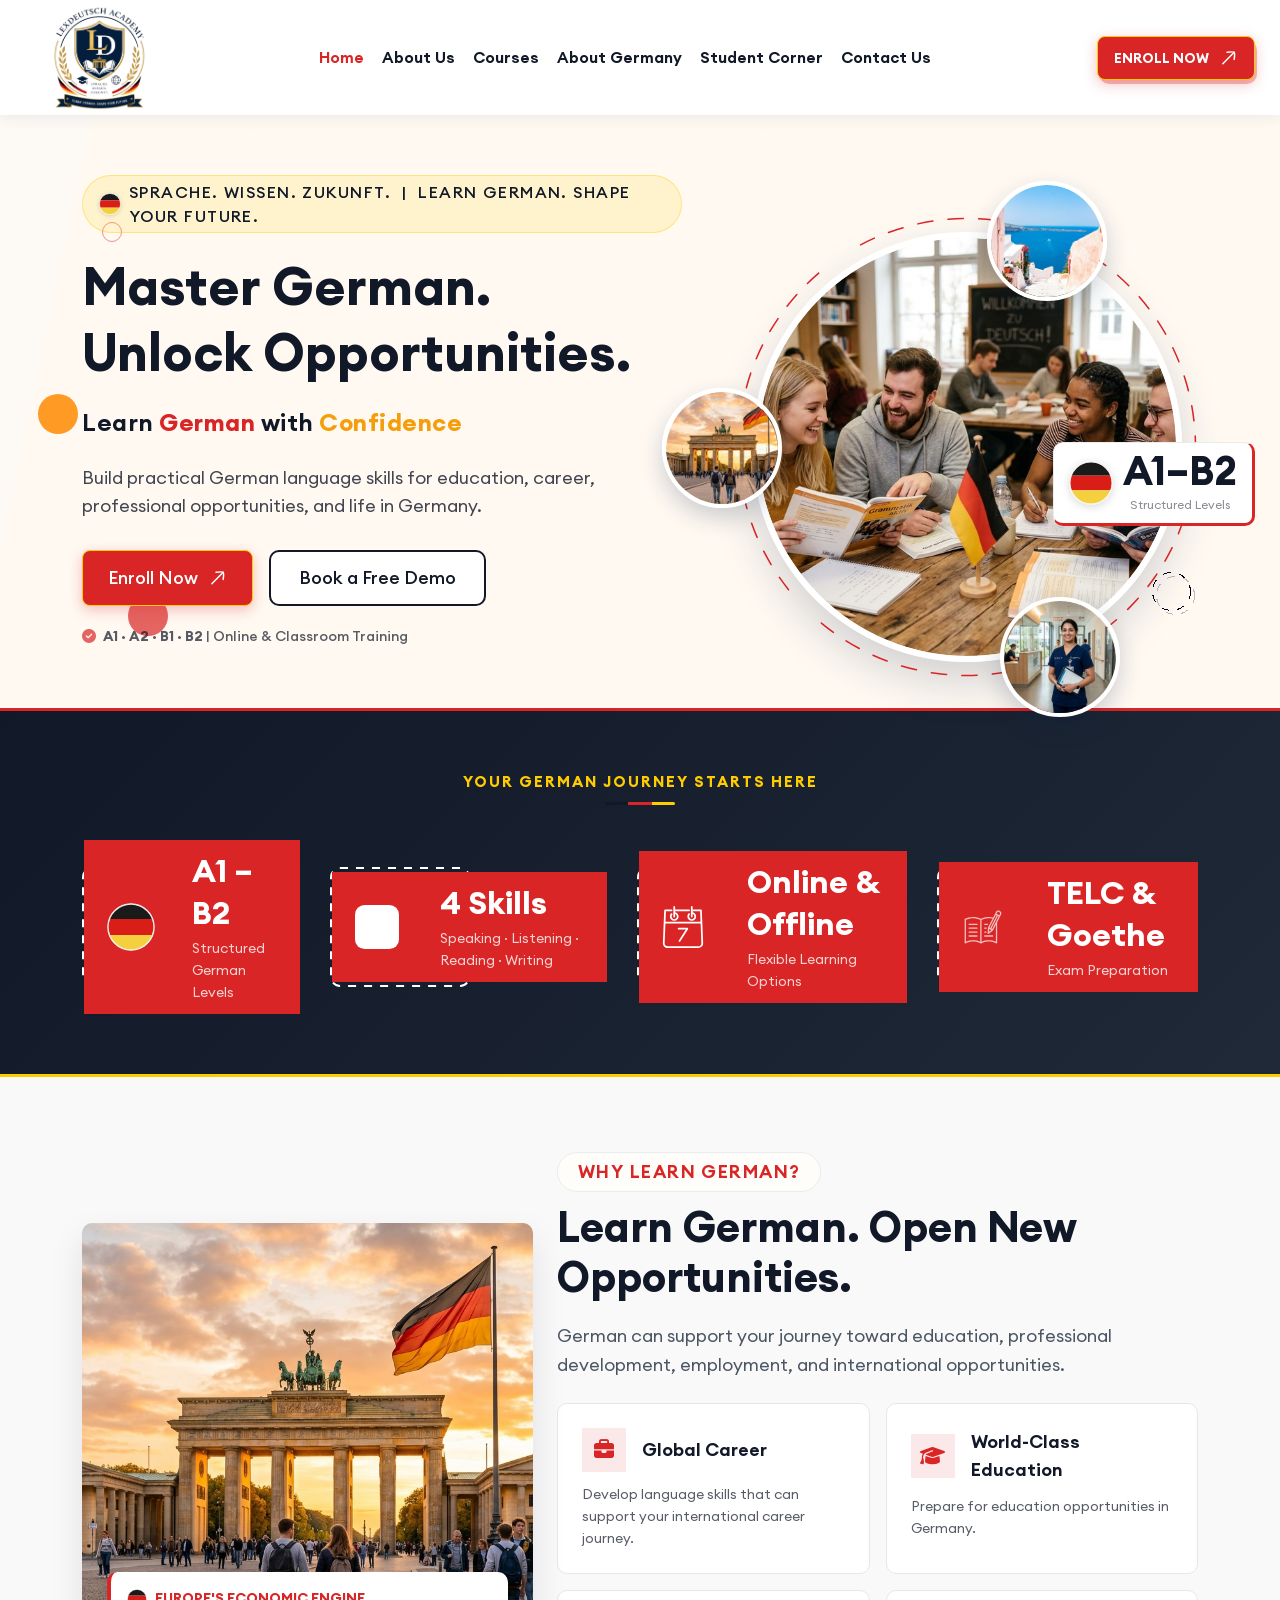
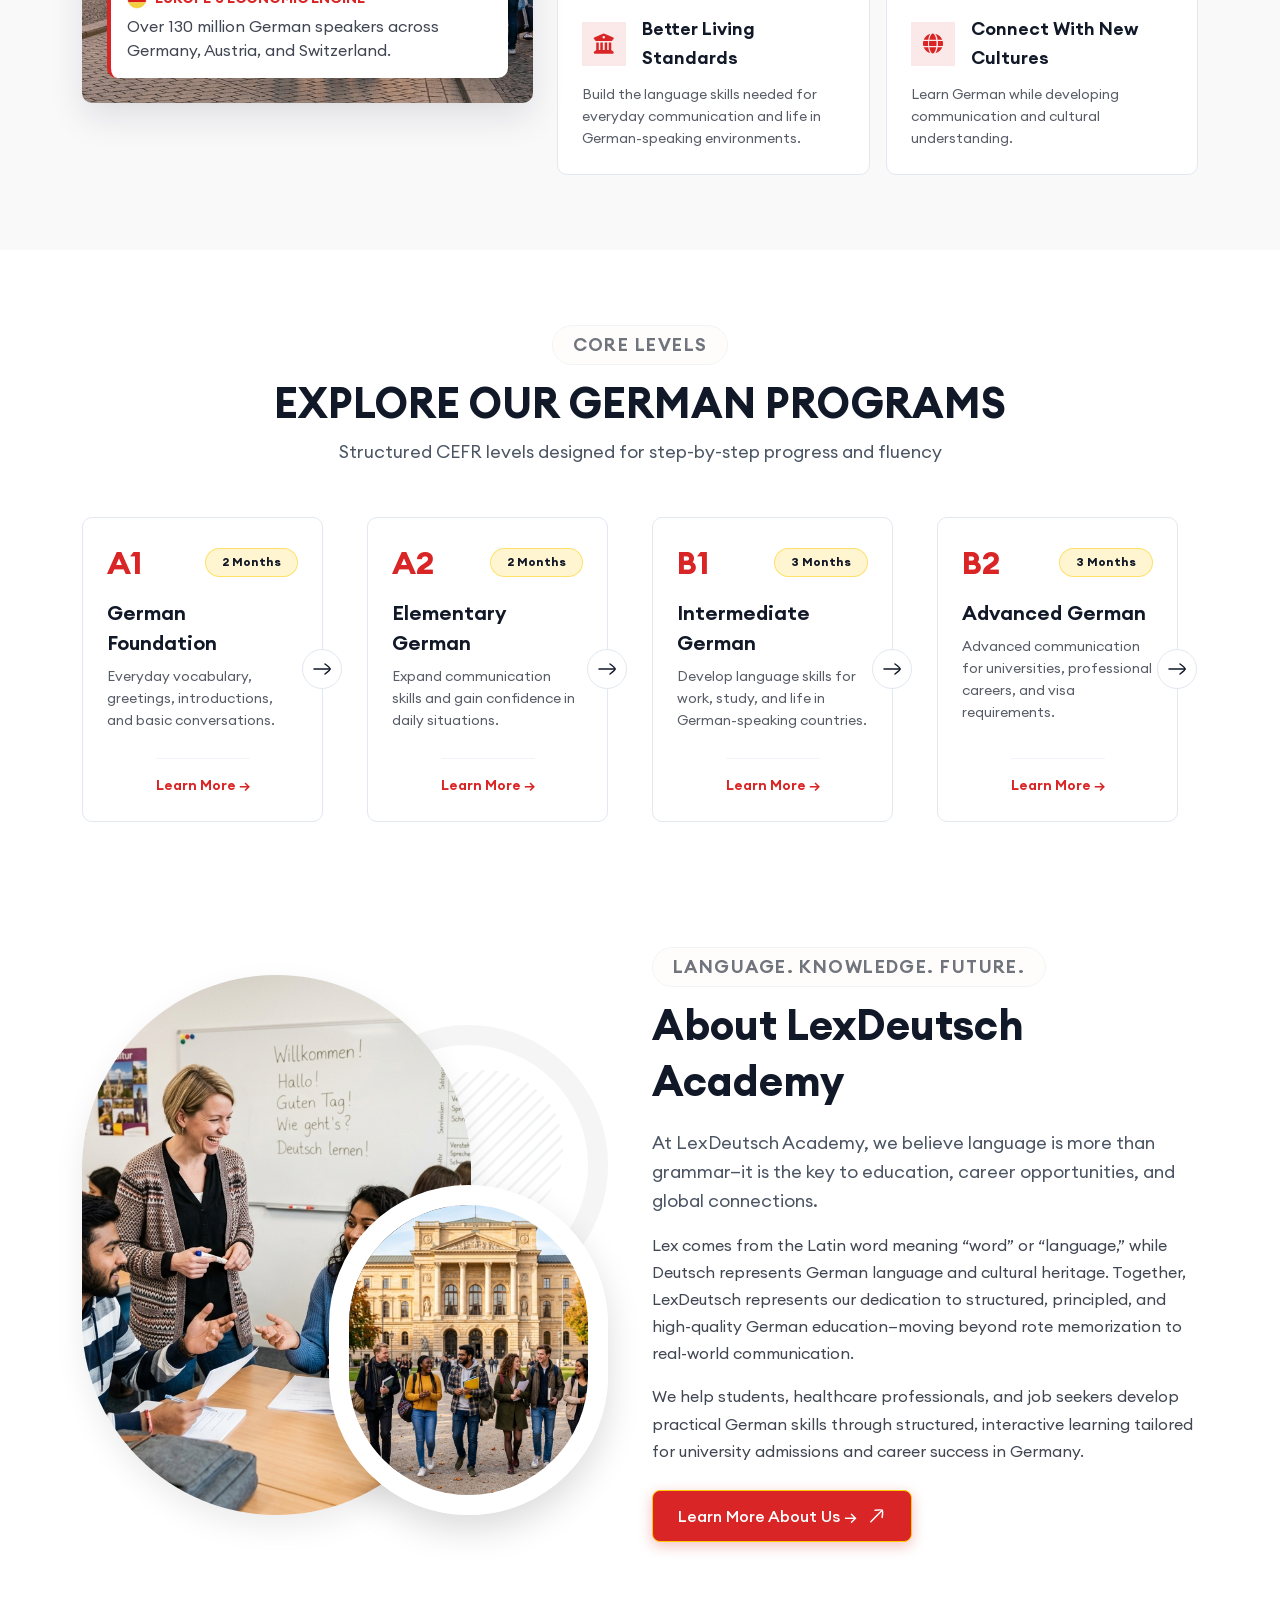
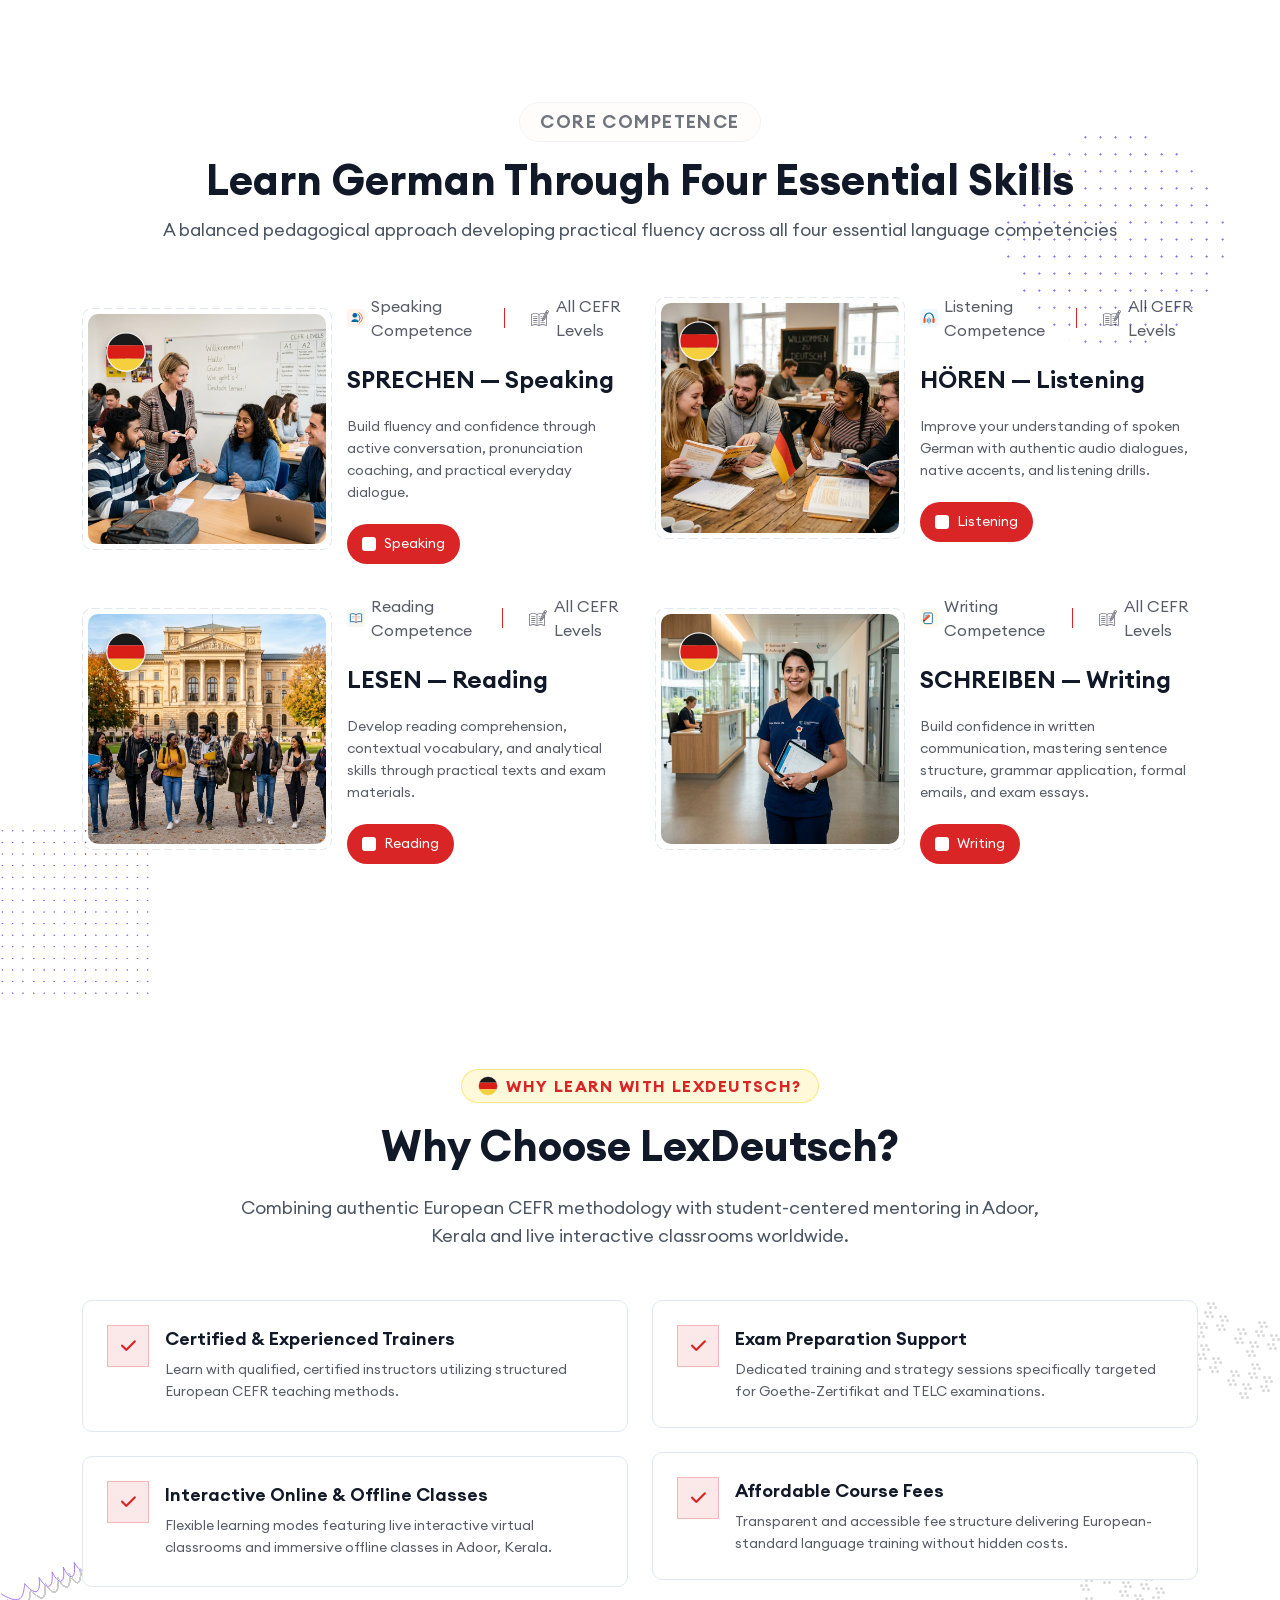
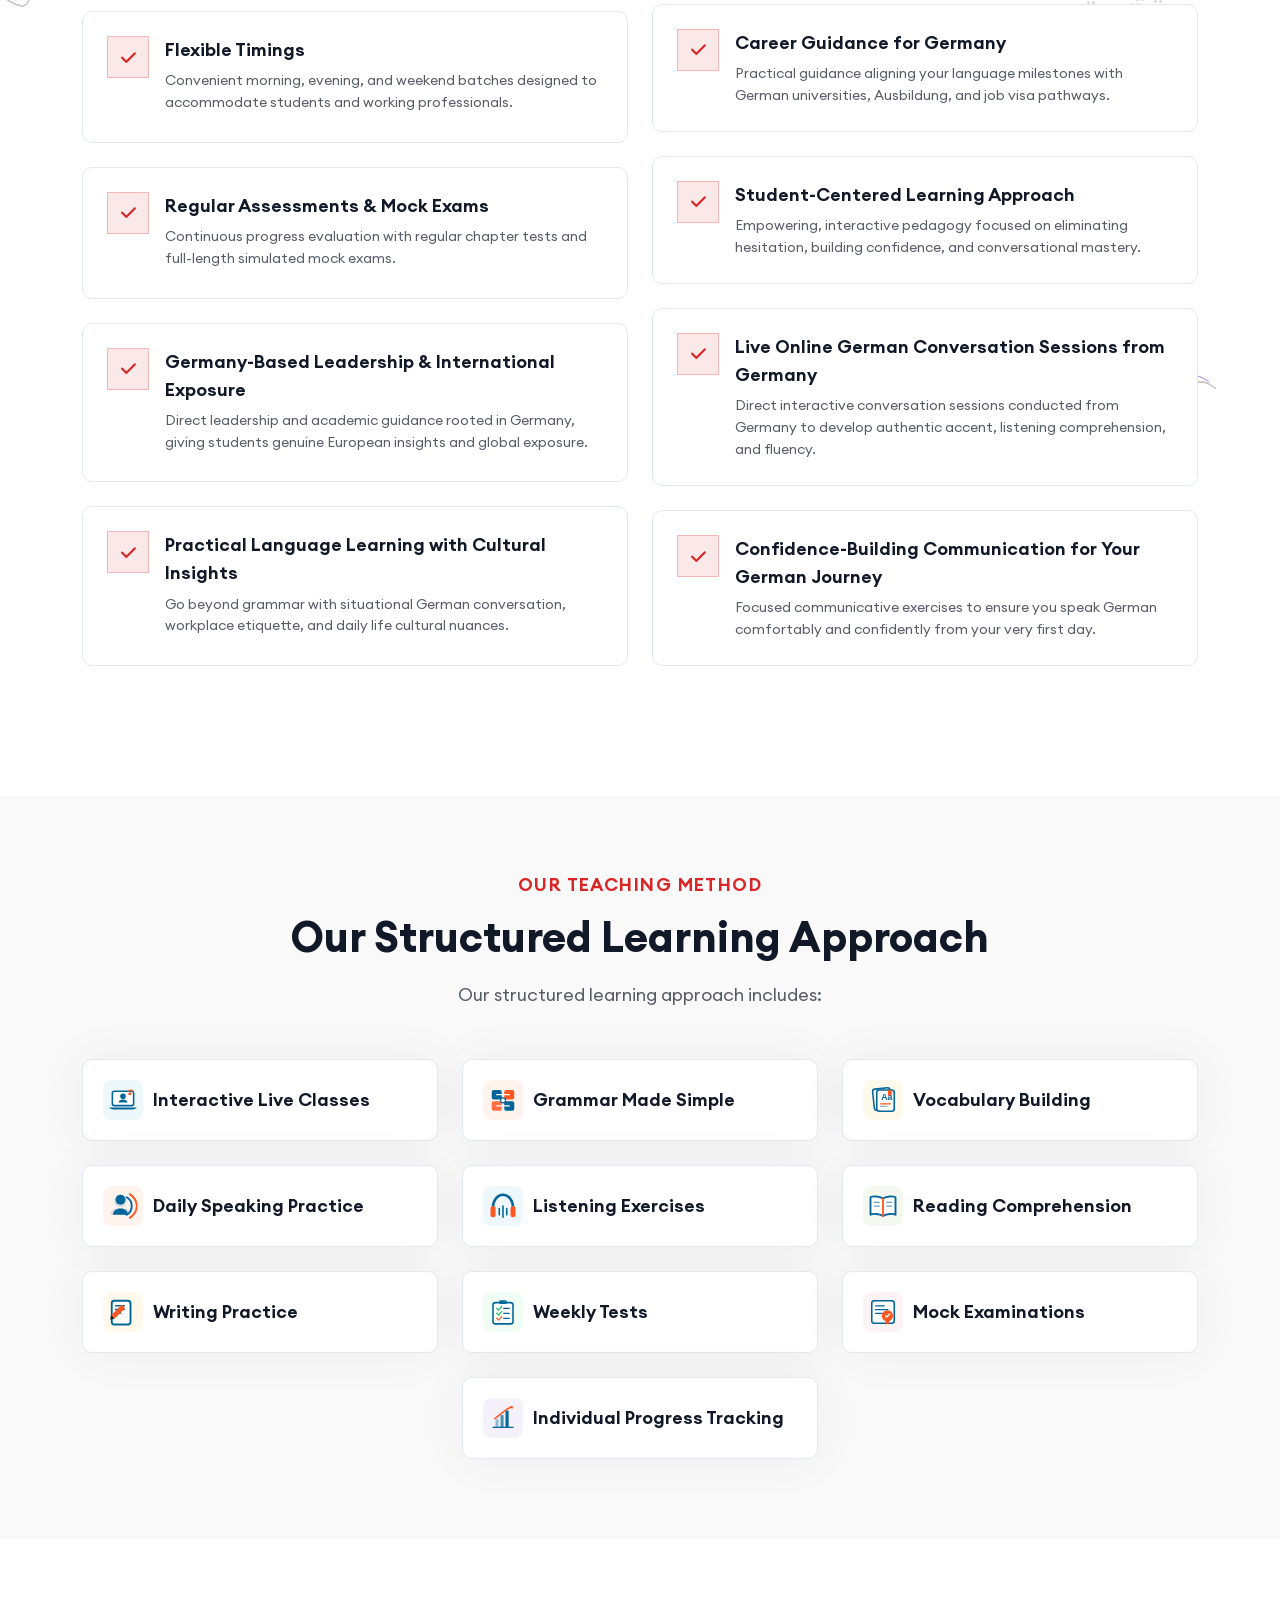
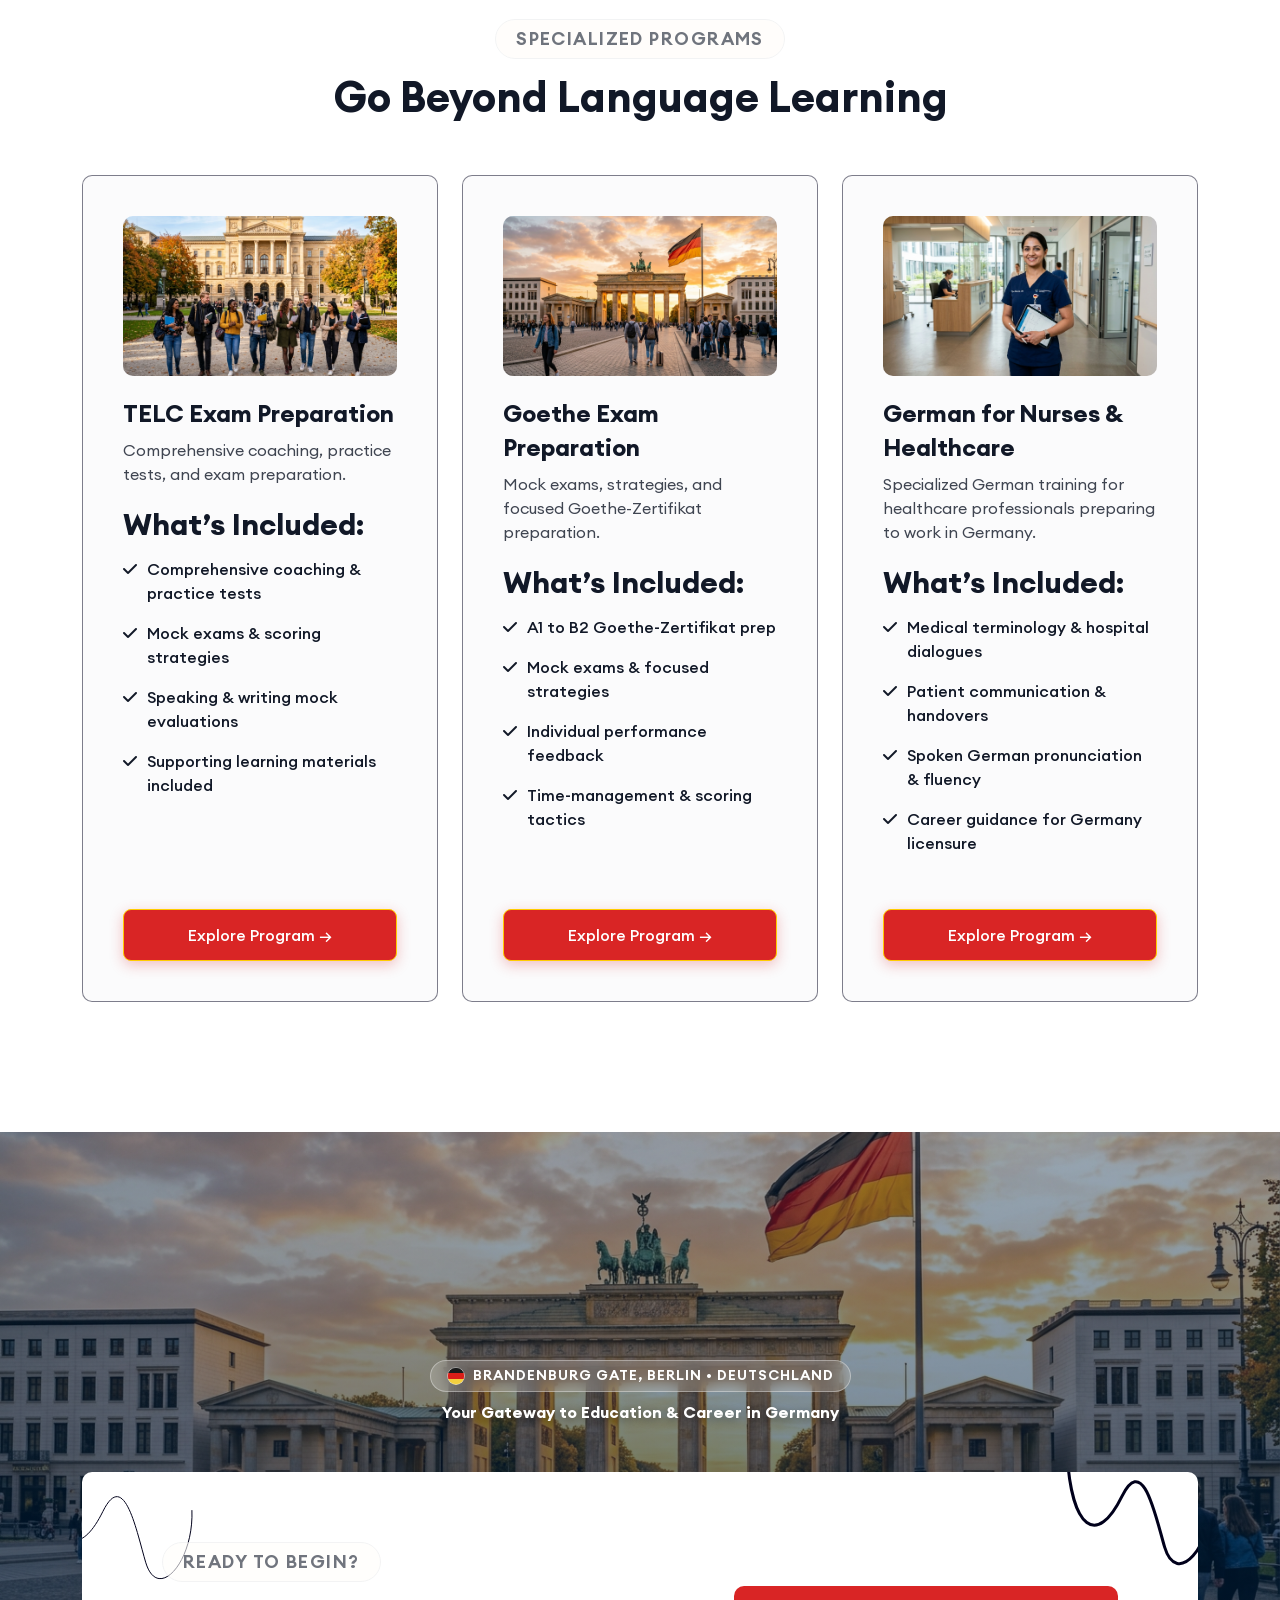
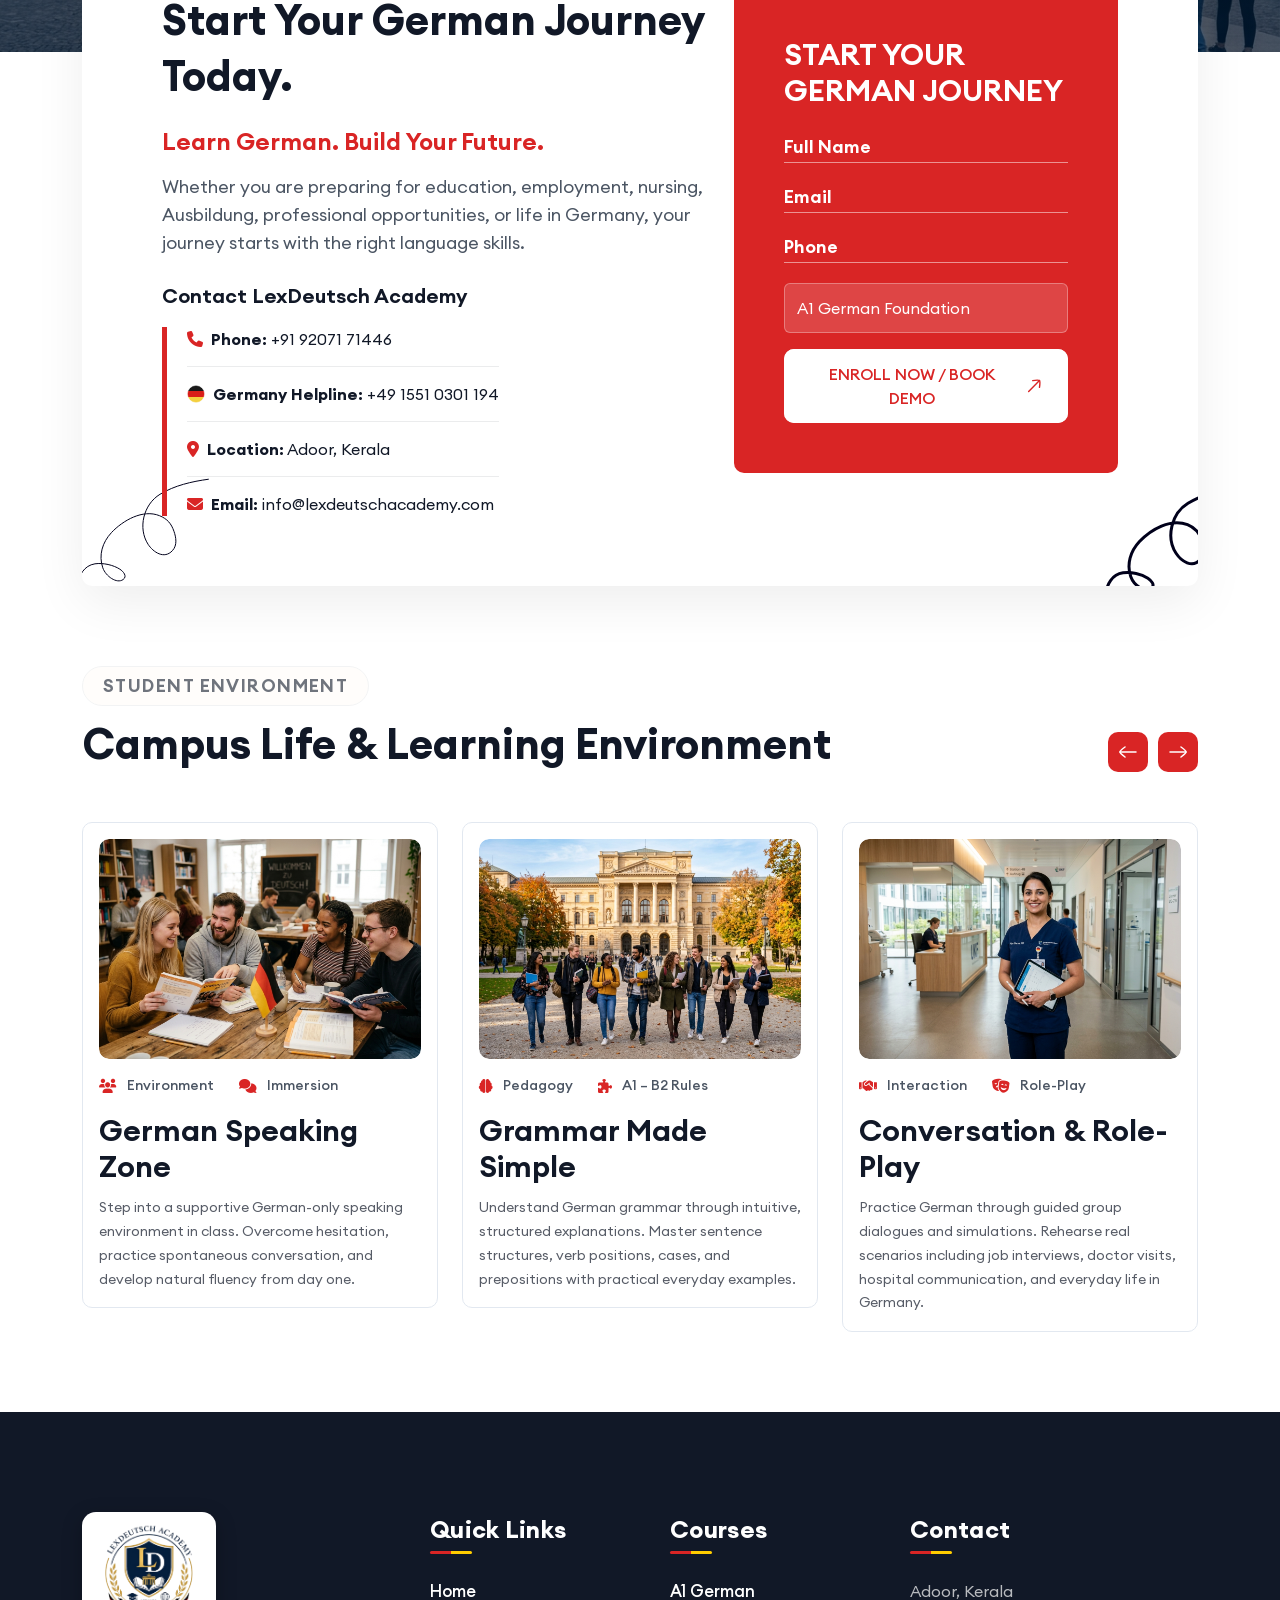
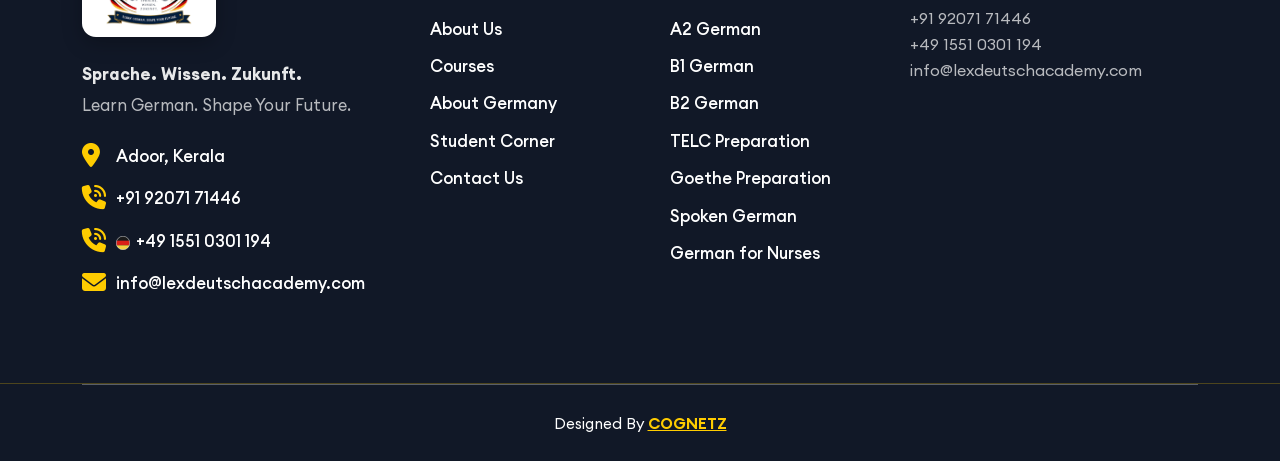
<file: index.html>
<!DOCTYPE html>
<html class="no-js" lang="en">
  <head>
    <!-- Meta Tags -->
    <meta charset="utf-8">
    <meta http-equiv="x-ua-compatible" content="ie=edge">
    <meta name="viewport" content="width=device-width, initial-scale=1">
    <meta name="author" content="LexDeutsch Academy">
    <!-- Favicon Icon -->
    <link rel="icon" type="image/png" href="assets/img/Lexdutch Logo.png">
    <!-- Site Title -->
    <title>LexDeutsch Academy | SPRACHE. WISSEN. ZUKUNFT. | Learn German. Shape Your Future.</title>
    <link rel="stylesheet" href="assets/css/bootstrap.min.css">
    <link rel="stylesheet" href="assets/css/fontawesome.min.css">
    <link rel="stylesheet" href="assets/css/slick.min.css">
    <link rel="stylesheet" href="assets/css/odometer.css">
    <link rel="stylesheet" href="assets/css/animate.css">
    <link rel="stylesheet" href="assets/css/jquery-ui.min.css">
    <link rel="stylesheet" href="assets/css/style.css">
    <style>
      .td_why_card {
        transition: transform 0.3s ease, box-shadow 0.3s ease;
      }
      .td_why_card:hover {
        transform: translateY(-6px);
        box-shadow: 0 16px 36px rgba(0, 0, 27, 0.08) !important;
      }
      .td_why_card .td_check_icon {
        transition: all 0.3s ease;
      }
      .td_why_card:hover .td_check_icon {
        background: #111827 !important;
        color: #ffcc00 !important;
        border-color: #d92525 !important;
      }
      .td_iconbox.td_style_3 {
        transition: transform 0.3s ease, border-color 0.3s ease, box-shadow 0.3s ease;
      }
      .td_iconbox.td_style_3:hover {
        border-color: #d92525 !important;
        box-shadow: 0 10px 28px rgba(217, 37, 37, 0.15) !important;
      }
      .td_iconbox.td_style_3:hover .td_iconbox_title {
        color: #d92525 !important;
      }
      .td_stat_strip_item {
        background: #ffffff;
        border: 1px solid #e2e8f0;
        border-radius: 12px;
        padding: 22px 18px;
        text-align: center;
        box-shadow: 0 4px 14px rgba(0, 0, 27, 0.03);
        transition: all 0.3s ease;
      }
      .td_stat_strip_item:hover {
        transform: translateY(-4px);
        border-color: #d92525;
        box-shadow: 0 10px 24px rgba(217, 37, 37, 0.15);
      }
      .td_accordian.active {
        border-color: #d92525 !important;
        background: #ffffff !important;
      }
      .td_about_img_1 {
        width: 100%;
        height: 540px;
        object-fit: cover;
        object-position: center;
        border-radius: 250px;
        box-shadow: 0 12px 30px rgba(0, 0, 0, 0.08);
      }
      .td_about_img_2 {
        width: 100%;
        height: 330px;
        object-fit: cover;
        object-position: center;
        border: 16px solid #fff;
        border-radius: 200px;
        box-shadow: 0 15px 35px rgba(0, 0, 0, 0.14);
      }
      @media (max-width: 991px) {
        .td_about_img_1 {
          height: 440px;
        }
        .td_about_img_2 {
          height: 270px;
          border-width: 12px;
        }
      }
      @media (max-width: 575px) {
        .td_about_img_1 {
          height: 360px;
        }
        .td_about_img_2 {
          height: 220px;
          border-width: 8px;
        }
        .td_about_badge {
          display: none;
        }
      }
    </style>
  </head>
  <body class="td_theme_2">
    <!-- Start Preloader -->
    <div class="td_preloader">
      <div class="td_preloader_in">
        <span></span>
        <span></span>
      </div>
    </div>
    <!-- End Preloader -->

    <!-- Start Header Section -->
            <!-- ==================== Header Area Start ==================== -->
    <header class="td_site_header td_style_1 td_sticky_header td_medium td_heading_color">
      <div class="td_main_header">
        <div class="container">
          <div class="td_main_header_in">
            <!-- 1. Logo Only -->
            <div class="td_main_header_left">
              <a class="td_site_branding d-flex align-items-center" href="index.html" style="text-decoration:none;">
                <img src="assets/img/Lexdutch Logo.png" alt="LexDeutsch Academy Logo" class="td_header_logo_img">
              </a>
            </div>

            <!-- 2. Navigation Links Only -->
            <div class="td_main_header_center">
              <nav class="td_nav">
                <div class="td_nav_list_wrap">
                  <div class="td_nav_list_wrap_in">
                    <ul class="td_nav_list">
                      <li><a href="index.html" class="td_accent_color">Home</a></li>
                      <li><a href="about.html">About Us</a></li>
                      <li><a href="courses-grid-view.html">Courses</a></li>
                      <li><a href="about-germany.html">About Germany</a></li>
                      <li><a href="student-corner.html">Student Corner</a></li>
                      <li><a href="contact.html">Contact Us</a></li>
                    </ul>
                  </div>
                </div>
              </nav>
            </div>

            <!-- 3. Enroll Now Button Only -->
            <div class="td_main_header_right">
              <a href="contact.html#enquiry-form" class="td_btn td_style_1 td_radius_10 td_medium td_with_shadow">
                <span class="td_btn_in td_white_color td_accent_bg">
                  <span>ENROLL NOW</span>
                  <svg width="19" height="20" viewBox="0 0 19 20" fill="none" xmlns="http://www.w3.org/2000/svg">
                    <path d="M15.1575 4.34302L3.84375 15.6567" stroke="currentColor" stroke-width="1.5" stroke-linecap="round" stroke-linejoin="round"/>
                    <path d="M15.157 11.4142C15.157 11.4142 16.0887 5.2748 15.157 4.34311C14.2253 3.41142 8.08594 4.34314 8.08594 4.34314" stroke="currentColor" stroke-width="1.5" stroke-linecap="round" stroke-linejoin="round"/>
                  </svg> 
                </span>             
              </a>
              <button class="td_mobile_menu_btn d-xl-none" type="button" aria-label="Toggle Navigation">
                <i class="fa-solid fa-bars"></i>
              </button>
            </div>
          </div>
        </div>
      </div>
      <!-- Mobile Drawer -->
      <div class="td_mobile_drawer d-xl-none">
        <ul class="td_mobile_nav_list">
          <li><a href="index.html" class="td_accent_color">Home</a></li>
          <li><a href="about.html">About Us</a></li>
          <li><a href="courses-grid-view.html">Courses</a></li>
          <li><a href="about-germany.html">About Germany</a></li>
          <li><a href="student-corner.html">Student Corner</a></li>
          <li><a href="contact.html">Contact Us</a></li>
        </ul>
        <div class="pt-3 border-top">
          <p class="td_fs_14 td_bold text-muted mb-2 text-uppercase">German Courses</p>
          <div class="d-flex flex-wrap gap-2 mb-3">
            <a href="courses-grid-view.html#levels" class="badge bg-light text-dark border p-2 text-decoration-none">A1 Foundation</a>
            <a href="courses-grid-view.html#levels" class="badge bg-light text-dark border p-2 text-decoration-none">A2 Elementary</a>
            <a href="courses-grid-view.html#levels" class="badge bg-light text-dark border p-2 text-decoration-none">B1 Intermediate</a>
            <a href="courses-grid-view.html#levels" class="badge bg-light text-dark border p-2 text-decoration-none">B2 Advanced</a>
          </div>
          <div class="mb-3">
            <a href="tel:+919207171446" class="text-decoration-none td_heading_color td_bold d-flex align-items-center gap-2">
              <i class="fa-solid fa-phone td_accent_color"></i> +91 92071 71446
            </a>
          </div>
          <a href="contact.html#enquiry-form" class="btn btn-primary w-100 py-2 fw-bold text-white" style="background:#d92525; border: 1.5px solid #ffcc00;">ENROLL NOW</a>
        </div>
      </div>
    </header>
    <!-- ==================== Header Area End ==================== -->
    <!-- End Header Section -->

    <!-- ==================== 1. HERO SECTION ==================== -->
    <section class="td_hero td_style_5 td_center td_hobble" id="home">
      <div class="container">
        <div class="td_hero_text wow fadeInRight" data-wow-duration="1s" data-wow-delay="0.4s">
          <div class="d-inline-flex align-items-center gap-2 td_hero_subtitle_up td_fs_16 text-uppercase td_spacing_1 td_medium td_mb_20 px-3 py-1" style="background: rgba(255,204,0,0.15); border-radius: 30px; border: 1px solid rgba(255,204,0,0.4); color: #111827;">
            <img src="assets/img/flags/germany-round.svg" alt="German Flag" style="width: 22px; height: 22px; border-radius: 50%; box-shadow: 0 1px 4px rgba(0,0,0,0.15);">
            <span>SPRACHE. WISSEN. ZUKUNFT. &nbsp;|&nbsp; Learn German. Shape Your Future.</span>
          </div>
          <h1 class="td_hero_title td_fs_52 td_mb_20" style="color: #111827;">Master German.<br>Unlock Opportunities.</h1>
          <p class="td_fs_24 td_semibold td_mb_25" style="letter-spacing: 0.5px; color: #111827;">Learn <span style="color: #d92525; font-weight: 700;">German</span> with <span style="color: #f59e0b; font-weight: 700;">Confidence</span></p>
          <p class="td_hero_subtitle td_fs_18 td_heading_color td_opacity_8 td_mb_30">Build practical German language skills for education, career, professional opportunities, and life in Germany.</p>
          <div class="d-flex align-items-center flex-wrap gap-3 td_mb_20">
            <a href="#contact" class="td_btn td_style_1 td_radius_10 td_medium td_fs_18">
              <span class="td_btn_in td_white_color td_accent_bg">
                <span>Enroll Now</span>
                <svg width="19" height="20" viewBox="0 0 19 20" fill="none" xmlns="http://www.w3.org/2000/svg">
                  <path d="M15.1575 4.34302L3.84375 15.6567" stroke="currentColor" stroke-width="1.5" stroke-linecap="round" stroke-linejoin="round"/>
                  <path d="M15.157 11.4142C15.157 11.4142 16.0887 5.2748 15.157 4.34311C14.2253 3.41142 8.08594 4.34314 8.08594 4.34314" stroke="currentColor" stroke-width="1.5" stroke-linecap="round" stroke-linejoin="round"/>
                </svg>
              </span>
            </a>
            <a href="#contact" class="td_btn td_style_2 td_radius_10 td_medium td_fs_18" style="background:#ffffff; border: 2px solid #111827; color: #111827; padding: 12px 28px;">
              <span>Book a Free Demo</span>
            </a>
          </div>
          <p class="td_fs_14 td_medium td_heading_color td_opacity_7 mb-0">
            <i class="fa-solid fa-circle-check td_accent_color me-1"></i>
            <strong>A1 · A2 · B1 · B2</strong> | Online &amp; Classroom Training
          </p>
        </div>
      </div>
      <div class="td_hero_img_wrap wow fadeIn" data-wow-duration="1s" data-wow-delay="0.3s">
        <div class="td_hero_img" style="box-shadow: 0 20px 45px rgba(0, 34, 68, 0.18); border: 6px solid #ffffff; overflow: hidden; border-radius: 50%;">
          <img src="assets/img/lexdeutsch/hero_main_students.jpg" alt="German Language Students at LexDeutsch Academy">
        </div>
        <div class="td_hero_img_1 position-absolute td_hover_layer_3" style="box-shadow: 0 10px 25px rgba(0, 34, 68, 0.2); border: 4px solid #ffffff; overflow: hidden; border-radius: 50%;">
          <img src="assets/img/lexdeutsch/hero_berlin.jpg" alt="Brandenburg Gate Berlin Germany">
        </div>
        <div class="td_hero_img_2 position-absolute td_hover_layer_3" style="box-shadow: 0 10px 25px rgba(0, 34, 68, 0.2); border: 4px solid #ffffff; overflow: hidden; border-radius: 50%;">
          <img src="assets/img/lexdeutsch/hero_nurse.jpg" alt="German Healthcare & Nursing Opportunities">
        </div>
        <div class="td_hero_img_3 position-absolute td_hover_layer_5" style="box-shadow: 0 10px 25px rgba(0, 34, 68, 0.2); border: 4px solid #ffffff; overflow: hidden; border-radius: 50%;">
          <img src="assets/img/lexdeutsch/hero_neuschwanstein.jpg" alt="Study and Live in Germany">
        </div>
        
        <div class="td_hero_funfact td_hover_layer_5">
          <img src="assets/img/flags/germany-round.svg" alt="German Flag" style="width: 44px; height: 44px; border-radius: 50%; box-shadow: 0 2px 8px rgba(0,0,0,0.15);">
          <div>
            <p class="td_fs_40 td_bold td_heading_color mb-0">A1–B2</p>
            <p class="td_mb_5 td_heading_color td_opacity_5 td_fs_12">Structured Levels</p>
          </div>
        </div>
        <div class="td_hero_shape_1 td_accent_color position-absolute">
          <svg width="602" height="602" viewBox="0 0 602 602" fill="none" xmlns="http://www.w3.org/2000/svg">
            <path d="M161.753 36.4035C207.321 12.4228 258.31 0.61671 309.781 2.12897C361.252 3.64123 411.46 18.4206 455.542 45.0353C499.623 71.6501 536.084 109.198 561.393 154.042C586.702 198.887 600 249.507 600 301" stroke="currentColor" stroke-width="2" stroke-linecap="round" stroke-dasharray="20 20"/>
            <path d="M67.4657 487.715C42.427 456.397 23.9433 420.362 13.1142 381.755C2.2851 343.148 -0.66817 302.758 4.43008 262.986C9.52834 223.215 22.574 184.875 42.7908 150.248C63.0077 115.62 89.9828 85.4132 122.111 61.4231" stroke="currentColor" stroke-width="2" stroke-linecap="round" stroke-dasharray="20 20"/>
            <path d="M599.556 317.316C596.535 372.583 578.232 425.927 546.686 471.407C515.14 516.888 471.588 552.719 420.882 574.911C370.175 597.102 314.304 604.784 259.49 597.099C204.676 589.415 153.071 566.666 110.422 531.386" stroke="currentColor" stroke-width="2" stroke-linecap="round" stroke-dasharray="20 20"/>
          </svg>            
        </div>
      </div>
      <div class="td_hero_shape_2 position-absolute td_hover_layer_3"></div>
      <div class="td_hero_shape_3 position-absolute td_hover_layer_5"></div>
      <div class="td_hero_shape_4 position-absolute td_hover_layer_3"></div>
      <div class="td_hero_shape_5 position-absolute td_hover_layer_5"><img src="assets/img/home_5/hero_shape_5.svg" alt=""></div>
    </section>
    <!-- End Hero Section -->

    <!-- ==================== 2. QUICK HIGHLIGHTS / STATS ==================== -->
    <div class="td_accent_bg" style="background: linear-gradient(135deg, #111827 0%, #1f2937 100%) !important; border-top: 3px solid #d92525; border-bottom: 3px solid #ffcc00;">
      <div class="td_height_60 td_height_lg_50"></div>
      <div class="container">
        <div class="text-center td_mb_35 wow fadeInUp" data-wow-duration="1s" data-wow-delay="0.1s">
          <p class="td_fs_15 td_bold text-uppercase td_spacing_2 mb-2" style="letter-spacing: 2px; color: #ffcc00;">YOUR GERMAN JOURNEY STARTS HERE</p>
          <div style="width: 70px; height: 3px; margin: 0 auto; background: linear-gradient(90deg, #111827 0% 33.3%, #d92525 33.3% 66.6%, #ffcc00 66.6% 100%); border-radius: 2px;"></div>
        </div>
        <div class="td_funfact_1_wrap wow fadeInUp" data-wow-duration="1s" data-wow-delay="0.2s">
          <div class="td_funfact td_style_1">
            <div class="td_funfact_in">
              <div class="td_funfact_icon">
                <img src="assets/img/flags/germany-round.svg" alt="" style="width: 48px; height: 48px; border-radius: 50%;">
              </div>
              <div class="td_funfact_right">
                <h3 class="td_fs_32 td_white_color mb-1">A1 – B2</h3>
                <p class="mb-0 td_white_color td_opacity_8 td_fs_14">Structured German Levels</p>
              </div>
            </div>
            <svg width="140" height="120" viewBox="0 0 140 120" fill="none" xmlns="http://www.w3.org/2000/svg" stroke-width="2" stroke-dasharray="8 8"><rect x="1" y="1" width="138" height="118" rx="9" stroke="white"></rect></svg>
          </div>
          <div class="td_funfact td_style_1">
            <div class="td_funfact_in">
              <div class="td_funfact_icon">
                <img src="assets/img/icons/skill_sprechen.svg" alt="" style="width: 44px; height: 44px; filter: brightness(0) invert(1);">
              </div>
              <div class="td_funfact_right">
                <h3 class="td_fs_32 td_white_color mb-1">4 Skills</h3>
                <p class="mb-0 td_white_color td_opacity_8 td_fs_14">Speaking · Listening · Reading · Writing</p>
              </div>
            </div>
            <svg width="140" height="120" viewBox="0 0 140 120" fill="none" xmlns="http://www.w3.org/2000/svg" stroke-width="2" stroke-dasharray="8 8"><rect x="1" y="1" width="138" height="118" rx="9" stroke="white"></rect></svg>
          </div>
          <div class="td_funfact td_style_1">
            <div class="td_funfact_in">
              <div class="td_funfact_icon">
                <img src="assets/img/icons/calendar_2.svg" alt="" style="width: 42px; height: 42px; filter: brightness(0) invert(1);">
              </div>
              <div class="td_funfact_right">
                <h3 class="td_fs_32 td_white_color mb-1">Online &amp; Offline</h3>
                <p class="mb-0 td_white_color td_opacity_8 td_fs_14">Flexible Learning Options</p>
              </div>
            </div>
            <svg width="140" height="120" viewBox="0 0 140 120" fill="none" xmlns="http://www.w3.org/2000/svg" stroke-width="2" stroke-dasharray="8 8"><rect x="1" y="1" width="138" height="118" rx="9" stroke="white"></rect></svg>
          </div>
          <div class="td_funfact td_style_1">
            <div class="td_funfact_in">
              <div class="td_funfact_icon">
                <img src="assets/img/icons/book.svg" alt="" style="width: 42px; height: 42px; filter: brightness(0) invert(1);">
              </div>
              <div class="td_funfact_right">
                <h3 class="td_fs_32 td_white_color mb-1">TELC &amp; Goethe</h3>
                <p class="mb-0 td_white_color td_opacity_8 td_fs_14">Exam Preparation</p>
              </div>
            </div>
            <svg width="140" height="120" viewBox="0 0 140 120" fill="none" xmlns="http://www.w3.org/2000/svg" stroke-width="2" stroke-dasharray="8 8"><rect x="1" y="1" width="138" height="118" rx="9" stroke="white"></rect></svg>
          </div>
        </div>
      </div>
      <div class="td_height_60 td_height_lg_50"></div>
    </div>
    <!-- End Quick Highlights / Stats -->

    <!-- ==================== 3. WHY LEARN GERMAN? ==================== -->
    <section class="td_gray_bg_5" id="why-german">
      <div class="td_height_112 td_height_lg_75"></div>
      <div class="container">
        <div class="row align-items-center td_gap_y_40">
          <div class="col-lg-5 wow fadeInLeft" data-wow-duration="1s" data-wow-delay="0.2s">
            <div class="position-relative">
              <img src="assets/img/lexdeutsch/berlin_gate.jpg" alt="Brandenburg Gate Berlin" class="w-100 td_radius_10" style="height: 480px; object-fit: cover; box-shadow: 0 15px 35px rgba(0, 0, 27, 0.1);">
              <div class="position-absolute td_radius_10 p-3 td_white_bg" style="bottom: 25px; left: 25px; right: 25px; box-shadow: 0 10px 25px rgba(0,0,0,0.12); border-left: 4px solid #d92525;">
                <div class="d-flex align-items-center gap-2 mb-1">
                  <img src="assets/img/flags/germany-round.svg" alt="Germany" style="width: 20px; height: 20px; border-radius: 50%;">
                  <span class="td_fs_14 td_bold text-uppercase td_accent_color">Europe's Economic Engine</span>
                </div>
                <p class="td_fs_13 td_heading_color td_opacity_8 mb-0">Over 130 million German speakers across Germany, Austria, and Switzerland.</p>
              </div>
            </div>
          </div>
          <div class="col-lg-7 wow fadeInRight" data-wow-duration="1s" data-wow-delay="0.3s">
            <div class="td_section_heading td_style_1 td_mb_30">
              <p class="td_section_subtitle_up_2 td_fs_18 td_semibold td_spacing_1 td_mb_10 text-uppercase td_accent_color">Why Learn German?</p>
              <h2 class="td_section_title td_fs_44 td_mb_20">Learn German. Open New Opportunities.</h2>
              <p class="td_section_subtitle td_fs_18 mb-0">German can support your journey toward education, professional development, employment, and international opportunities.</p>
            </div>
            <div class="row g-3">
              <div class="col-sm-6">
                <div class="p-4 td_radius_10 td_white_bg h-100 td_why_card" style="border: 1px solid #e2e8f0;">
                  <div class="d-flex align-items-center gap-3 td_mb_12">
                    <div class="td_center td_radius_8 flex-shrink-0" style="width: 44px; height: 44px; background: rgba(217, 37, 37, 0.1); color: #d92525;">
                      <i class="fa-solid fa-briefcase td_fs_20"></i>
                    </div>
                    <h3 class="td_fs_18 td_semibold mb-0">Global Career</h3>
                  </div>
                  <p class="td_fs_14 td_heading_color td_opacity_7 mb-0">Develop language skills that can support your international career journey.</p>
                </div>
              </div>
              <div class="col-sm-6">
                <div class="p-4 td_radius_10 td_white_bg h-100 td_why_card" style="border: 1px solid #e2e8f0;">
                  <div class="d-flex align-items-center gap-3 td_mb_12">
                    <div class="td_center td_radius_8 flex-shrink-0" style="width: 44px; height: 44px; background: rgba(217, 37, 37, 0.1); color: #d92525;">
                      <i class="fa-solid fa-graduation-cap td_fs_20"></i>
                    </div>
                    <h3 class="td_fs_18 td_semibold mb-0">World-Class Education</h3>
                  </div>
                  <p class="td_fs_14 td_heading_color td_opacity_7 mb-0">Prepare for education opportunities in Germany.</p>
                </div>
              </div>
              <div class="col-sm-6">
                <div class="p-4 td_radius_10 td_white_bg h-100 td_why_card" style="border: 1px solid #e2e8f0;">
                  <div class="d-flex align-items-center gap-3 td_mb_12">
                    <div class="td_center td_radius_8 flex-shrink-0" style="width: 44px; height: 44px; background: rgba(217, 37, 37, 0.1); color: #d92525;">
                      <i class="fa-solid fa-building-columns td_fs_20"></i>
                    </div>
                    <h3 class="td_fs_18 td_semibold mb-0">Better Living Standards</h3>
                  </div>
                  <p class="td_fs_14 td_heading_color td_opacity_7 mb-0">Build the language skills needed for everyday communication and life in German-speaking environments.</p>
                </div>
              </div>
              <div class="col-sm-6">
                <div class="p-4 td_radius_10 td_white_bg h-100 td_why_card" style="border: 1px solid #e2e8f0;">
                  <div class="d-flex align-items-center gap-3 td_mb_12">
                    <div class="td_center td_radius_8 flex-shrink-0" style="width: 44px; height: 44px; background: rgba(217, 37, 37, 0.1); color: #d92525;">
                      <i class="fa-solid fa-globe td_fs_20"></i>
                    </div>
                    <h3 class="td_fs_18 td_semibold mb-0">Connect With New Cultures</h3>
                  </div>
                  <p class="td_fs_14 td_heading_color td_opacity_7 mb-0">Learn German while developing communication and cultural understanding.</p>
                </div>
              </div>
            </div>
          </div>
        </div>
      </div>
      <div class="td_height_112 td_height_lg_75"></div>
    </section>
    <!-- End Why Learn German Section -->

    <!-- ==================== 4. EXPLORE OUR GERMAN PROGRAMS (Replaces Educve Top Categories) ==================== -->
    <section id="categories">
      <div class="td_height_112 td_height_lg_75"></div>
      <div class="container">
        <div class="td_section_heading td_style_1 text-center wow fadeInUp" data-wow-duration="1s" data-wow-delay="0.2s">
          <p class="td_section_subtitle_up_2 td_fs_18 td_semibold td_spacing_1 td_mb_10 text-uppercase td_heading_color td_opacity_6">CORE LEVELS</p>
          <h2 class="td_section_title td_fs_48 mb-0">EXPLORE OUR GERMAN PROGRAMS</h2>
          <p class="td_section_subtitle td_fs_18 mb-0 mt-2">Structured CEFR levels designed for step-by-step progress and fluency</p>
        </div>
        <div class="td_height_50 td_height_lg_40"></div>
        <div class="row td_gap_y_24 wow fadeInUp" data-wow-duration="1s" data-wow-delay="0.3s">
          <!-- A1 -->
          <div class="col-xl-3 col-lg-6 col-sm-6">
            <div class="td_iconbox td_style_6 td_radius_10 h-100 d-flex flex-column justify-content-between p-4" style="background:#ffffff; border:1px solid #e2e8f0;">
              <div>
                <div class="d-flex align-items-center justify-content-between td_mb_15">
                  <span class="td_fs_32 td_bold td_accent_color">A1</span>
                  <span class="badge py-1 px-3 td_radius_30 td_fs_12" style="background: rgba(255, 204, 0, 0.18); color: #111827; font-weight: 700; border: 1px solid rgba(255, 204, 0, 0.5);">2 Months</span>
                </div>
                <h3 class="td_iconbox_title td_fs_20 td_semibold td_mb_8">German Foundation</h3>
                <p class="td_iconbox_subtitle td_heading_color td_opacity_7 mb-0 td_fs_14">Everyday vocabulary, greetings, introductions, and basic conversations.</p>
              </div>
              <div class="pt-3 mt-3 d-flex align-items-center justify-content-between" style="border-top:1px solid #f1f5f9;">
                <span class="td_fs_14 td_semibold td_accent_color">Learn More &rarr;</span>
                <a href="courses-grid-view.html" class="td_iconbox_btn td_center">
                  <svg width="18" height="12" viewBox="0 0 18 12" fill="none" xmlns="http://www.w3.org/2000/svg">
                    <path d="M17 6L1 6" stroke="currentColor" stroke-width="1.5" stroke-linecap="round" stroke-linejoin="round"/>
                    <path d="M12 11C12 11 17 7.31756 17 5.99996C17 4.68237 12 1 12 1" stroke="currentColor" stroke-width="1.5" stroke-linecap="round" stroke-linejoin="round"/>
                  </svg>                  
                </a>
              </div>
            </div>
          </div>
          <!-- A2 -->
          <div class="col-xl-3 col-lg-6 col-sm-6">
            <div class="td_iconbox td_style_6 td_radius_10 h-100 d-flex flex-column justify-content-between p-4" style="background:#ffffff; border:1px solid #e2e8f0;">
              <div>
                <div class="d-flex align-items-center justify-content-between td_mb_15">
                  <span class="td_fs_32 td_bold td_accent_color">A2</span>
                  <span class="badge py-1 px-3 td_radius_30 td_fs_12" style="background: rgba(255, 204, 0, 0.18); color: #111827; font-weight: 700; border: 1px solid rgba(255, 204, 0, 0.5);">2 Months</span>
                </div>
                <h3 class="td_iconbox_title td_fs_20 td_semibold td_mb_8">Elementary German</h3>
                <p class="td_iconbox_subtitle td_heading_color td_opacity_7 mb-0 td_fs_14">Expand communication skills and gain confidence in daily situations.</p>
              </div>
              <div class="pt-3 mt-3 d-flex align-items-center justify-content-between" style="border-top:1px solid #f1f5f9;">
                <span class="td_fs_14 td_semibold td_accent_color">Learn More &rarr;</span>
                <a href="courses-grid-view.html" class="td_iconbox_btn td_center">
                  <svg width="18" height="12" viewBox="0 0 18 12" fill="none" xmlns="http://www.w3.org/2000/svg">
                    <path d="M17 6L1 6" stroke="currentColor" stroke-width="1.5" stroke-linecap="round" stroke-linejoin="round"/>
                    <path d="M12 11C12 11 17 7.31756 17 5.99996C17 4.68237 12 1 12 1" stroke="currentColor" stroke-width="1.5" stroke-linecap="round" stroke-linejoin="round"/>
                  </svg>                  
                </a>
              </div>
            </div>
          </div>
          <!-- B1 -->
          <div class="col-xl-3 col-lg-6 col-sm-6">
            <div class="td_iconbox td_style_6 td_radius_10 h-100 d-flex flex-column justify-content-between p-4" style="background:#ffffff; border:1px solid #e2e8f0;">
              <div>
                <div class="d-flex align-items-center justify-content-between td_mb_15">
                  <span class="td_fs_32 td_bold td_accent_color">B1</span>
                  <span class="badge py-1 px-3 td_radius_30 td_fs_12" style="background: rgba(255, 204, 0, 0.18); color: #111827; font-weight: 700; border: 1px solid rgba(255, 204, 0, 0.5);">3 Months</span>
                </div>
                <h3 class="td_iconbox_title td_fs_20 td_semibold td_mb_8">Intermediate German</h3>
                <p class="td_iconbox_subtitle td_heading_color td_opacity_7 mb-0 td_fs_14">Develop language skills for work, study, and life in German-speaking countries.</p>
              </div>
              <div class="pt-3 mt-3 d-flex align-items-center justify-content-between" style="border-top:1px solid #f1f5f9;">
                <span class="td_fs_14 td_semibold td_accent_color">Learn More &rarr;</span>
                <a href="courses-grid-view.html" class="td_iconbox_btn td_center">
                  <svg width="18" height="12" viewBox="0 0 18 12" fill="none" xmlns="http://www.w3.org/2000/svg">
                    <path d="M17 6L1 6" stroke="currentColor" stroke-width="1.5" stroke-linecap="round" stroke-linejoin="round"/>
                    <path d="M12 11C12 11 17 7.31756 17 5.99996C17 4.68237 12 1 12 1" stroke="currentColor" stroke-width="1.5" stroke-linecap="round" stroke-linejoin="round"/>
                  </svg>                  
                </a>
              </div>
            </div>
          </div>
          <!-- B2 -->
          <div class="col-xl-3 col-lg-6 col-sm-6">
            <div class="td_iconbox td_style_6 td_radius_10 h-100 d-flex flex-column justify-content-between p-4" style="background:#ffffff; border:1px solid #e2e8f0;">
              <div>
                <div class="d-flex align-items-center justify-content-between td_mb_15">
                  <span class="td_fs_32 td_bold td_accent_color">B2</span>
                  <span class="badge py-1 px-3 td_radius_30 td_fs_12" style="background: rgba(255, 204, 0, 0.18); color: #111827; font-weight: 700; border: 1px solid rgba(255, 204, 0, 0.5);">3 Months</span>
                </div>
                <h3 class="td_iconbox_title td_fs_20 td_semibold td_mb_8">Advanced German</h3>
                <p class="td_iconbox_subtitle td_heading_color td_opacity_7 mb-0 td_fs_14">Advanced communication for universities, professional careers, and visa requirements.</p>
              </div>
              <div class="pt-3 mt-3 d-flex align-items-center justify-content-between" style="border-top:1px solid #f1f5f9;">
                <span class="td_fs_14 td_semibold td_accent_color">Learn More &rarr;</span>
                <a href="courses-grid-view.html " class="td_iconbox_btn td_center">
                  <svg width="18" height="12" viewBox="0 0 18 12" fill="none" xmlns="http://www.w3.org/2000/svg">
                    <path d="M17 6L1 6" stroke="currentColor" stroke-width="1.5" stroke-linecap="round" stroke-linejoin="round"/>
                    <path d="M12 11C12 11 17 7.31756 17 5.99996C17 4.68237 12 1 12 1" stroke="currentColor" stroke-width="1.5" stroke-linecap="round" stroke-linejoin="round"/>
                  </svg>                  
                </a>
              </div>
            </div>
          </div>
        </div>
        <div class="td_height_50 td_height_lg_40"></div>
        
      </div>
      <div class="td_height_112 td_height_lg_75"></div>
    </section>
    <!-- End Top categories Section -->

    <!-- ==================== 5. ABOUT LEXDEUTSCH & 3. WHY LEARN GERMAN ==================== -->
    <section id="about">
      <div class="container">
        <div class="row align-items-center td_gap_y_40">
          <div class="col-lg-6 wow fadeInLeft" data-wow-duration="1s" data-wow-delay="0.3s">
            <div class="td_image_box td_style_6 position-relative">
              <div class="td_image_box_img_1">
                <img src="assets/img/lexdeutsch/german_class.jpg" alt="LexDeutsch German Classroom Training" class="td_about_img_1">
              </div>
              <div class="td_image_box_img_2">
                <div class="td_image_box_img_2_in">
                  <img src="assets/img/lexdeutsch/study_germany.jpg" alt="Students in Germany" class="td_about_img_2">
                </div>
              </div>
              <div class="td_image_box_shape_1 position-absolute"></div>
              <div class="td_image_box_shape_2 position-absolute">
                <img src="assets/img/home_5/about_shape_2.svg" alt="">
              </div>
              <!-- Floating Trust Badge matching Right Side Content -->
              
            </div>
          </div>
          <div class="col-lg-6 wow fadeInUp" data-wow-duration="1s" data-wow-delay="0.2s">
            <div class="td_section_heading td_style_1 td_mb_25">
              <p class="td_section_subtitle_up_2 td_fs_18 td_semibold td_spacing_1 td_mb_10 text-uppercase td_heading_color td_opacity_6">Language. Knowledge. Future.</p>
              <h2 class="td_section_title td_fs_48 td_mb_20">About LexDeutsch Academy</h2>
              <p class="td_section_subtitle td_fs_18 mb-3" style="line-height:1.6;">At LexDeutsch Academy, we believe language is more than grammar—it is the key to education, career opportunities, and global connections.</p>
              <p class="td_fs_16 td_heading_color td_opacity_8 mb-3" style="line-height:1.7;">Lex comes from the Latin word meaning &ldquo;word&rdquo; or &ldquo;language,&rdquo; while Deutsch represents German language and cultural heritage. Together, LexDeutsch represents our dedication to structured, principled, and high-quality German education—moving beyond rote memorization to real-world communication.</p>
              <p class="td_fs_16 td_heading_color td_opacity_8 mb-0" style="line-height:1.7;">We help students, healthcare professionals, and job seekers develop practical German skills through structured, interactive learning tailored for university admissions and career success in Germany.</p>
            </div>

            <!-- Small visual feature beside it: Our Goal -->
            

            <!-- Key Highlights (replaces tabs) -->
            <!-- <ul class="td_list td_style_5 td_mp_0 td_mb_30">
              <li>
                <div class="d-flex align-items-center gap-2 td_mb_6">
                  <img src="assets/img/flags/germany-round.svg" alt="Germany" style="width: 22px; height: 22px; border-radius: 50%;">
                  <h4 class="td_fs_20 mb-0 td_semibold">Sprache. Wissen. Zukunft.</h4>
                </div>
                <p class="td_fs_15 td_heading_color td_opacity_8 mb-0">Learn German and shape your future with practical, confident communication.</p>
              </li>
              <li>
                <div class="d-flex align-items-center gap-2 td_mb_6">
                  <i class="fa-solid fa-location-dot td_accent_color td_fs_18" style="width: 22px; text-align: center;"></i>
                  <h4 class="td_fs_20 mb-0 td_semibold">Adoor, Kerala &amp; Global Online</h4>
                </div>
                <p class="td_fs_15 td_heading_color td_opacity_8 mb-0">Interactive offline classroom training &amp; live virtual batches with certified mentors.</p>
              </li>
              <li>
                <div class="d-flex align-items-center gap-2 td_mb_6">
                  <i class="fa-solid fa-award td_accent_color td_fs_18" style="width: 22px; text-align: center;"></i>
                  <h4 class="td_fs_20 mb-0 td_semibold">Goethe &amp; TELC Exam Standards</h4>
                </div>
                <p class="td_fs_15 td_heading_color td_opacity_8 mb-0">Structured CEFR curriculum from A1 to B2 with weekly progress tracking and mock tests.</p>
              </li>
            </ul> -->

            <a href="about.html" class="td_btn td_style_1 td_radius_10 td_medium">
              <span class="td_btn_in td_white_color td_accent_bg">
                <span>Learn More About Us &rarr;</span>
                <svg width="19" height="20" viewBox="0 0 19 20" fill="none" xmlns="http://www.w3.org/2000/svg">
                  <path d="M15.1575 4.34302L3.84375 15.6567" stroke="currentColor" stroke-width="1.5" stroke-linecap="round" stroke-linejoin="round"></path>
                  <path d="M15.157 11.4142C15.157 11.4142 16.0887 5.2748 15.157 4.34311C14.2253 3.41142 8.08594 4.34314 8.08594 4.34314" stroke="currentColor" stroke-width="1.5" stroke-linecap="round" stroke-linejoin="round"></path>
                </svg> 
              </span>             
            </a>
          </div>
        </div>
      </div>
      <div class="td_height_120 td_height_lg_80"></div>
    </section>
    <!-- End About Section -->

    <!-- ==================== 6. CORE COMPETENCE / FOUR ESSENTIAL SKILLS ==================== -->
    <section class="td_shape_section_10" id="courses">
      <div id="skills"></div>
      <div class="td_shape_position_1 position-absolute">
        <img src="assets/img/home_5/course_shape_1.svg" alt="">
      </div>
      <div class="td_shape_position_2 position-absolute">
        <img src="assets/img/home_5/course_shape_2.svg" alt="">
      </div>
      <div class="td_height_120 td_height_lg_80"></div>
      <div class="container">
        <div class="td_section_heading td_style_1 text-center wow fadeInUp" data-wow-duration="1s" data-wow-delay="0.2s">
          <p class="td_section_subtitle_up_2 td_fs_18 td_semibold td_spacing_1 td_mb_10 text-uppercase td_heading_color td_opacity_6">CORE COMPETENCE</p>
          <h2 class="td_section_title td_fs_48 mb-0">Learn German Through Four Essential Skills</h2>
          <p class="td_section_subtitle td_fs_18 mb-0 mt-2">A balanced pedagogical approach developing practical fluency across all four essential language competencies</p>
        </div>
        <div class="td_height_50 td_height_lg_50"></div>
        <div class="row td_gap_y_30 td_row_gap_30">
          <!-- Sprechen -->
          <div class="col-xl-6 wow fadeInUp" data-wow-duration="1s" data-wow-delay="0.3s">
            <div class="td_card td_style_5 td_type_2">
              <a href="#contact" class="td_card_thumb">
                <span class="td_card_thumb_in td_radius_10">
                  <img src="assets/img/lexdeutsch/german_class.jpg" alt="Sprechen - Speaking German" style="height: 100%; object-fit: cover;">
                </span>
                <img src="assets/img/flags/germany-round.svg" alt="German Flag" class="td_card_flag" style="box-shadow: 0 4px 10px rgba(0,0,0,0.25);">
              </a>
              <div class="td_card_content">
                <ul class="td_card_meta td_mp_0 td_fs_16 td_heading_color">
                  <li>
                    <img src="assets/img/icons/skill_sprechen.svg" alt="" style="width: 18px; height: 18px;">
                    <span class="td_opacity_7">Speaking Competence</span>
                  </li>
                  <li>
                    <img src="assets/img/icons/book.svg" alt="">
                    <span class="td_opacity_7">All CEFR Levels</span>
                  </li>
                </ul>
                <h2 class="td_card_title td_fs_24 td_semibold td_mb_20"><a href="#contact">SPRECHEN — Speaking</a></h2>
                <div class="td_card_price_wrap td_mb_20">
                  <span class="td_heading_color td_opacity_7 td_fs_14">Build fluency and confidence through active conversation, pronunciation coaching, and practical everyday dialogue.</span>
                </div>
                <div class="td_card_btns_wrap">
                  <a href="#contact" class="td_card_label td_fs_14 td_white_color td_accent_bg">
                    <img src="assets/img/icons/skill_sprechen.svg" alt="" style="width: 14px; height: 14px; filter: brightness(0) invert(1);">
                    Speaking
                  </a>
                  
                </div>
              </div>
            </div>
          </div>
          <!-- Hören -->
          <div class="col-xl-6 wow fadeInUp" data-wow-duration="1s" data-wow-delay="0.35s">
            <div class="td_card td_style_5 td_type_2">
              <a href="#contact" class="td_card_thumb">
                <span class="td_card_thumb_in td_radius_10">
                  <img src="assets/img/lexdeutsch/german_students.jpg" alt="Hören - Listening German" style="height: 100%; object-fit: cover;">
                </span>
                <img src="assets/img/flags/germany-round.svg" alt="German Flag" class="td_card_flag" style="box-shadow: 0 4px 10px rgba(0,0,0,0.25);">
              </a>
              <div class="td_card_content">
                <ul class="td_card_meta td_mp_0 td_fs_16 td_heading_color">
                  <li>
                    <img src="assets/img/icons/skill_hoeren.svg" alt="" style="width: 18px; height: 18px;">
                    <span class="td_opacity_7">Listening Competence</span>
                  </li>
                  <li>
                    <img src="assets/img/icons/book.svg" alt="">
                    <span class="td_opacity_7">All CEFR Levels</span>
                  </li>
                </ul>
                <h2 class="td_card_title td_fs_24 td_semibold td_mb_20"><a href="#contact">HÖREN — Listening</a></h2>
                <div class="td_card_price_wrap td_mb_20">
                  <span class="td_heading_color td_opacity_7 td_fs_14">Improve your understanding of spoken German with authentic audio dialogues, native accents, and listening drills.</span>
                </div>
                <div class="td_card_btns_wrap">
                  <a href="#contact" class="td_card_label td_fs_14 td_white_color td_accent_bg">
                    <img src="assets/img/icons/skill_hoeren.svg" alt="" style="width: 14px; height: 14px; filter: brightness(0) invert(1);">
                    Listening
                  </a>
                 
                </div>
              </div>
            </div>
          </div>
          <!-- Lesen -->
          <div class="col-xl-6 wow fadeInUp" data-wow-duration="1s" data-wow-delay="0.4s">
            <div class="td_card td_style_5 td_type_2">
              <a href="#contact" class="td_card_thumb">
                <span class="td_card_thumb_in td_radius_10">
                  <img src="assets/img/lexdeutsch/study_germany.jpg" alt="Lesen - Reading German" style="height: 100%; object-fit: cover;">
                </span>
                <img src="assets/img/flags/germany-round.svg" alt="German Flag" class="td_card_flag" style="box-shadow: 0 4px 10px rgba(0,0,0,0.25);">
              </a>
              <div class="td_card_content">
                <ul class="td_card_meta td_mp_0 td_fs_16 td_heading_color">
                  <li>
                    <img src="assets/img/icons/skill_lesen.svg" alt="" style="width: 18px; height: 18px;">
                    <span class="td_opacity_7">Reading Competence</span>
                  </li>
                  <li>
                    <img src="assets/img/icons/book.svg" alt="">
                    <span class="td_opacity_7">All CEFR Levels</span>
                  </li>
                </ul>
                <h2 class="td_card_title td_fs_24 td_semibold td_mb_20"><a href="#contact">LESEN — Reading</a></h2>
                <div class="td_card_price_wrap td_mb_20">
                  <span class="td_heading_color td_opacity_7 td_fs_14">Develop reading comprehension, contextual vocabulary, and analytical skills through practical texts and exam materials.</span>
                </div>
                <div class="td_card_btns_wrap">
                  <a href="#contact" class="td_card_label td_fs_14 td_white_color td_accent_bg">
                    <img src="assets/img/icons/skill_lesen.svg" alt="" style="width: 14px; height: 14px; filter: brightness(0) invert(1);">
                    Reading
                  </a>
                  
                </div>
              </div>
            </div>
          </div>
          <!-- Schreiben -->
          <div class="col-xl-6 wow fadeInUp" data-wow-duration="1s" data-wow-delay="0.45s">
            <div class="td_card td_style_5 td_type_2">
              <a href="#contact" class="td_card_thumb">
                <span class="td_card_thumb_in td_radius_10">
                  <img src="assets/img/lexdeutsch/german_nurse.jpg" alt="Schreiben - Writing German" style="height: 100%; object-fit: cover;">
                </span>
                <img src="assets/img/flags/germany-round.svg" alt="German Flag" class="td_card_flag" style="box-shadow: 0 4px 10px rgba(0,0,0,0.25);">
              </a>
              <div class="td_card_content">
                <ul class="td_card_meta td_mp_0 td_fs_16 td_heading_color">
                  <li>
                    <img src="assets/img/icons/skill_schreiben.svg" alt="" style="width: 18px; height: 18px;">
                    <span class="td_opacity_7">Writing Competence</span>
                  </li>
                  <li>
                    <img src="assets/img/icons/book.svg" alt="">
                    <span class="td_opacity_7">All CEFR Levels</span>
                  </li>
                </ul>
                <h2 class="td_card_title td_fs_24 td_semibold td_mb_20"><a href="#contact">SCHREIBEN — Writing</a></h2>
                <div class="td_card_price_wrap td_mb_20">
                  <span class="td_heading_color td_opacity_7 td_fs_14">Build confidence in written communication, mastering sentence structure, grammar application, formal emails, and exam essays.</span>
                </div>
                <div class="td_card_btns_wrap">
                  <a href="#contact" class="td_card_label td_fs_14 td_white_color td_accent_bg">
                    <img src="assets/img/icons/skill_schreiben.svg" alt="" style="width: 14px; height: 14px; filter: brightness(0) invert(1);">
                    Writing
                  </a>
                  
                </div>
              </div>
            </div>
          </div>
        </div>
        <div class="td_height_50 td_height_lg_40"></div>
        
      </div>
      <div class="td_height_120 td_height_lg_80"></div>
    </section>
    <!-- End Courses Section -->

    <!-- ==================== 8. WHY CHOOSE LEXDEUTSCH ==================== -->
    <section class="td_shape_section_4 td_hobble td_white_bg position-relative" id="faqs">
      <div class="td_shape td_shape_position_5 td_hover_layer_3">
        <img src="assets/img/home_4/faq_shape_5.svg" alt="">
      </div>
      <div class="td_shape td_shape_position_6 td_hover_layer_5">
        <img src="assets/img/home_4/faq_shape_5.svg" alt="">
      </div>
      <div class="td_shape td_shape_position_7 td_hover_layer_3">
        <img src="assets/img/home_4/faq_shape_1.svg" alt="">
      </div>
      <div class="td_shape td_shape_position_8 td_hover_layer_5">
        <img src="assets/img/home_4/faq_shape_2.svg" alt="">
      </div>
      <div class="td_height_112 td_height_lg_75"></div>
      <div class="container position-relative" style="z-index: 2;">
        <!-- Section Header: Why Learn With LexDeutsch? -->
        <div class="td_section_heading td_style_1 text-center wow fadeInUp" data-wow-duration="1s" data-wow-delay="0.2s">
          <div class="d-inline-flex align-items-center gap-2 td_fs_16 text-uppercase td_spacing_1 td_medium td_mb_15 px-3 py-1" style="background: rgba(255, 204, 0, 0.15); border-radius: 30px; border: 1px solid rgba(255, 204, 0, 0.4);">
            <img src="assets/img/flags/germany-round.svg" alt="Germany" style="width: 20px; height: 20px; border-radius: 50%;">
            <span style="color: #d92525; font-weight: 700;">WHY LEARN WITH LEXDEUTSCH?</span>
          </div>
          <h2 class="td_section_title td_fs_48 td_mb_20">Why Choose LexDeutsch?</h2>
          <p class="td_section_subtitle td_fs_18 mb-0" style="max-width: 840px; margin: 0 auto;">Combining authentic European CEFR methodology with student-centered mentoring in Adoor, Kerala and live interactive classrooms worldwide.</p>
        </div>

        <div class="td_height_50 td_height_lg_40"></div>

        <!-- 12 Points Grid: Why Choose LexDeutsch -->
        <div class="row g-3 g-md-4 wow fadeInUp td_mb_50" data-wow-duration="1s" data-wow-delay="0.25s">
          <!-- Left Column (Points 1 to 6) -->
          <div class="col-lg-6">
            <div class="d-flex flex-column gap-3 gap-md-4 h-100">
              <!-- 1. Certified & Experienced Trainers -->
              <div class="p-3 p-md-4 td_radius_10 td_white_bg td_why_card d-flex align-items-start gap-3 flex-grow-1" style="border: 1px solid #e2e8f0;">
                <div class="td_check_icon td_center td_radius_8 flex-shrink-0" style="width: 42px; height: 42px; background: rgba(217, 37, 37, 0.1); color: #d92525; font-size: 17px; border: 1px solid rgba(217, 37, 37, 0.25);">
                  <i class="fa-solid fa-check"></i>
                </div>
                <div>
                  <h4 class="td_fs_18 td_semibold td_mb_6">Certified &amp; Experienced Trainers</h4>
                  <p class="td_fs_14 td_heading_color td_opacity_7 mb-0">Learn with qualified, certified instructors utilizing structured European CEFR teaching methods.</p>
                </div>
              </div>

              <!-- 2. Interactive Online & Offline Classes -->
              <div class="p-3 p-md-4 td_radius_10 td_white_bg td_why_card d-flex align-items-start gap-3 flex-grow-1" style="border: 1px solid #e2e8f0;">
                <div class="td_check_icon td_center td_radius_8 flex-shrink-0" style="width: 42px; height: 42px; background: rgba(217, 37, 37, 0.1); color: #d92525; font-size: 17px; border: 1px solid rgba(217, 37, 37, 0.25);">
                  <i class="fa-solid fa-check"></i>
                </div>
                <div>
                  <h4 class="td_fs_18 td_semibold td_mb_6">Interactive Online &amp; Offline Classes</h4>
                  <p class="td_fs_14 td_heading_color td_opacity_7 mb-0">Flexible learning modes featuring live interactive virtual classrooms and immersive offline classes in Adoor, Kerala.</p>
                </div>
              </div>

              <!-- 3. Flexible Timings -->
              <div class="p-3 p-md-4 td_radius_10 td_white_bg td_why_card d-flex align-items-start gap-3 flex-grow-1" style="border: 1px solid #e2e8f0;">
                <div class="td_check_icon td_center td_radius_8 flex-shrink-0" style="width: 42px; height: 42px; background: rgba(217, 37, 37, 0.1); color: #d92525; font-size: 17px; border: 1px solid rgba(217, 37, 37, 0.25);">
                  <i class="fa-solid fa-check"></i>
                </div>
                <div>
                  <h4 class="td_fs_18 td_semibold td_mb_6">Flexible Timings</h4>
                  <p class="td_fs_14 td_heading_color td_opacity_7 mb-0">Convenient morning, evening, and weekend batches designed to accommodate students and working professionals.</p>
                </div>
              </div>

              <!-- 4. Regular Assessments & Mock Exams -->
              <div class="p-3 p-md-4 td_radius_10 td_white_bg td_why_card d-flex align-items-start gap-3 flex-grow-1" style="border: 1px solid #e2e8f0;">
                <div class="td_check_icon td_center td_radius_8 flex-shrink-0" style="width: 42px; height: 42px; background: rgba(217, 37, 37, 0.1); color: #d92525; font-size: 17px; border: 1px solid rgba(217, 37, 37, 0.25);">
                  <i class="fa-solid fa-check"></i>
                </div>
                <div>
                  <h4 class="td_fs_18 td_semibold td_mb_6">Regular Assessments &amp; Mock Exams</h4>
                  <p class="td_fs_14 td_heading_color td_opacity_7 mb-0">Continuous progress evaluation with regular chapter tests and full-length simulated mock exams.</p>
                </div>
              </div>

              <!-- 5. Germany-Based Leadership & International Exposure -->
              <div class="p-3 p-md-4 td_radius_10 td_white_bg td_why_card d-flex align-items-start gap-3 flex-grow-1" style="border: 1px solid #e2e8f0;">
                <div class="td_check_icon td_center td_radius_8 flex-shrink-0" style="width: 42px; height: 42px; background: rgba(217, 37, 37, 0.1); color: #d92525; font-size: 17px; border: 1px solid rgba(217, 37, 37, 0.25);">
                  <i class="fa-solid fa-check"></i>
                </div>
                <div>
                  <h4 class="td_fs_18 td_semibold td_mb_6">Germany-Based Leadership &amp; International Exposure</h4>
                  <p class="td_fs_14 td_heading_color td_opacity_7 mb-0">Direct leadership and academic guidance rooted in Germany, giving students genuine European insights and global exposure.</p>
                </div>
              </div>

              <!-- 6. Practical Language Learning with Cultural Insights -->
              <div class="p-3 p-md-4 td_radius_10 td_white_bg td_why_card d-flex align-items-start gap-3 flex-grow-1" style="border: 1px solid #e2e8f0;">
                <div class="td_check_icon td_center td_radius_8 flex-shrink-0" style="width: 42px; height: 42px; background: rgba(217, 37, 37, 0.1); color: #d92525; font-size: 17px; border: 1px solid rgba(217, 37, 37, 0.25);">
                  <i class="fa-solid fa-check"></i>
                </div>
                <div>
                  <h4 class="td_fs_18 td_semibold td_mb_6">Practical Language Learning with Cultural Insights</h4>
                  <p class="td_fs_14 td_heading_color td_opacity_7 mb-0">Go beyond grammar with situational German conversation, workplace etiquette, and daily life cultural nuances.</p>
                </div>
              </div>
            </div>
          </div>

          <!-- Right Column (Points 7 to 12) -->
          <div class="col-lg-6">
            <div class="d-flex flex-column gap-3 gap-md-4 h-100">
              <!-- 7. Exam Preparation Support -->
              <div class="p-3 p-md-4 td_radius_10 td_white_bg td_why_card d-flex align-items-start gap-3 flex-grow-1" style="border: 1px solid #e2e8f0;">
                <div class="td_check_icon td_center td_radius_8 flex-shrink-0" style="width: 42px; height: 42px; background: rgba(217, 37, 37, 0.1); color: #d92525; font-size: 17px; border: 1px solid rgba(217, 37, 37, 0.25);">
                  <i class="fa-solid fa-check"></i>
                </div>
                <div>
                  <h4 class="td_fs_18 td_semibold td_mb_6">Exam Preparation Support</h4>
                  <p class="td_fs_14 td_heading_color td_opacity_7 mb-0">Dedicated training and strategy sessions specifically targeted for Goethe-Zertifikat and TELC examinations.</p>
                </div>
              </div>

              <!-- 8. Affordable Course Fees -->
              <div class="p-3 p-md-4 td_radius_10 td_white_bg td_why_card d-flex align-items-start gap-3 flex-grow-1" style="border: 1px solid #e2e8f0;">
                <div class="td_check_icon td_center td_radius_8 flex-shrink-0" style="width: 42px; height: 42px; background: rgba(217, 37, 37, 0.1); color: #d92525; font-size: 17px; border: 1px solid rgba(217, 37, 37, 0.25);">
                  <i class="fa-solid fa-check"></i>
                </div>
                <div>
                  <h4 class="td_fs_18 td_semibold td_mb_6">Affordable Course Fees</h4>
                  <p class="td_fs_14 td_heading_color td_opacity_7 mb-0">Transparent and accessible fee structure delivering European-standard language training without hidden costs.</p>
                </div>
              </div>

              <!-- 9. Career Guidance for Germany -->
              <div class="p-3 p-md-4 td_radius_10 td_white_bg td_why_card d-flex align-items-start gap-3 flex-grow-1" style="border: 1px solid #e2e8f0;">
                <div class="td_check_icon td_center td_radius_8 flex-shrink-0" style="width: 42px; height: 42px; background: rgba(217, 37, 37, 0.1); color: #d92525; font-size: 17px; border: 1px solid rgba(217, 37, 37, 0.25);">
                  <i class="fa-solid fa-check"></i>
                </div>
                <div>
                  <h4 class="td_fs_18 td_semibold td_mb_6">Career Guidance for Germany</h4>
                  <p class="td_fs_14 td_heading_color td_opacity_7 mb-0">Practical guidance aligning your language milestones with German universities, Ausbildung, and job visa pathways.</p>
                </div>
              </div>

              <!-- 10. Student-Centered Learning Approach -->
              <div class="p-3 p-md-4 td_radius_10 td_white_bg td_why_card d-flex align-items-start gap-3 flex-grow-1" style="border: 1px solid #e2e8f0;">
                <div class="td_check_icon td_center td_radius_8 flex-shrink-0" style="width: 42px; height: 42px; background: rgba(217, 37, 37, 0.1); color: #d92525; font-size: 17px; border: 1px solid rgba(217, 37, 37, 0.25);">
                  <i class="fa-solid fa-check"></i>
                </div>
                <div>
                  <h4 class="td_fs_18 td_semibold td_mb_6">Student-Centered Learning Approach</h4>
                  <p class="td_fs_14 td_heading_color td_opacity_7 mb-0">Empowering, interactive pedagogy focused on eliminating hesitation, building confidence, and conversational mastery.</p>
                </div>
              </div>

              <!-- 11. Live Online German Conversation Sessions from Germany -->
              <div class="p-3 p-md-4 td_radius_10 td_white_bg td_why_card d-flex align-items-start gap-3 flex-grow-1" style="border: 1px solid #e2e8f0;">
                <div class="td_check_icon td_center td_radius_8 flex-shrink-0" style="width: 42px; height: 42px; background: rgba(217, 37, 37, 0.1); color: #d92525; font-size: 17px; border: 1px solid rgba(217, 37, 37, 0.25);">
                  <i class="fa-solid fa-check"></i>
                </div>
                <div>
                  <h4 class="td_fs_18 td_semibold td_mb_6">Live Online German Conversation Sessions from Germany</h4>
                  <p class="td_fs_14 td_heading_color td_opacity_7 mb-0">Direct interactive conversation sessions conducted from Germany to develop authentic accent, listening comprehension, and fluency.</p>
                </div>
              </div>

              <!-- 12. Confidence-Building Communication for Your German Journey -->
              <div class="p-3 p-md-4 td_radius_10 td_white_bg td_why_card d-flex align-items-start gap-3 flex-grow-1" style="border: 1px solid #e2e8f0;">
                <div class="td_check_icon td_center td_radius_8 flex-shrink-0" style="width: 42px; height: 42px; background: rgba(217, 37, 37, 0.1); color: #d92525; font-size: 17px; border: 1px solid rgba(217, 37, 37, 0.25);">
                  <i class="fa-solid fa-check"></i>
                </div>
                <div>
                  <h4 class="td_fs_18 td_semibold td_mb_6">Confidence-Building Communication for Your German Journey</h4>
                  <p class="td_fs_14 td_heading_color td_opacity_7 mb-0">Focused communicative exercises to ensure you speak German comfortably and confidently from your very first day.</p>
                </div>
              </div>
            </div>
          </div>
        </div>


      </div>
      <div class="td_height_120 td_height_lg_80"></div>
    </section>
    <!-- End Why Choose Us Section -->

    <!-- ==================== OUR TEACHING METHOD ==================== -->
    <section class="td_gray_bg_5 position-relative" id="teaching-method">
      <div class="td_height_112 td_height_lg_75"></div>
      <div class="container position-relative" style="z-index: 2;">
        <div class="td_section_heading td_style_1 text-center wow fadeInUp" data-wow-duration="1s" data-wow-delay="0.2s">
          <p class="td_section_subtitle_up td_fs_18 td_semibold td_spacing_1 td_mb_10 text-uppercase td_accent_color">Our Teaching Method</p>
          <h2 class="td_section_title td_fs_48 mb-0">Our Structured Learning Approach</h2>
          <p class="td_section_subtitle td_fs_18 td_heading_color td_opacity_7 mb-0 mt-3" style="max-width: 800px; margin: 0 auto;">Our structured learning approach includes:</p>
        </div>
        <div class="td_height_50 td_height_lg_50"></div>
        <div class="row td_gap_y_24 justify-content-center">
          <div class="col-xxl-3 col-lg-4 col-md-6 wow fadeInUp" data-wow-duration="1s" data-wow-delay="0.2s">
            <a class="td_iconbox td_style_3 td_fs_18 td_semibold td_radius_10 td_white_bg td_heading_color" href="#contact" style="border: 1px solid #e2e8f0;">
              <span class="td_iconbox_icon"><img src="assets/img/icons/method_live_classes.svg" alt="Interactive Live Classes"></span>
              <span class="td_iconbox_title">Interactive Live Classes</span>
            </a>
          </div>
          <div class="col-xxl-3 col-lg-4 col-md-6 wow fadeInUp" data-wow-duration="1s" data-wow-delay="0.25s">
            <a class="td_iconbox td_style_3 td_fs_18 td_semibold td_radius_10 td_white_bg td_heading_color" href="#contact" style="border: 1px solid #e2e8f0;">
              <span class="td_iconbox_icon"><img src="assets/img/icons/method_grammar.svg" alt="Grammar Made Simple"></span>
              <span class="td_iconbox_title">Grammar Made Simple</span>
            </a>
          </div>
          <div class="col-xxl-3 col-lg-4 col-md-6 wow fadeInUp" data-wow-duration="1s" data-wow-delay="0.3s">
            <a class="td_iconbox td_style_3 td_fs_18 td_semibold td_radius_10 td_white_bg td_heading_color" href="#contact" style="border: 1px solid #e2e8f0;">
              <span class="td_iconbox_icon"><img src="assets/img/icons/method_vocabulary.svg" alt="Vocabulary Building"></span>
              <span class="td_iconbox_title">Vocabulary Building</span>
            </a>
          </div>
          <div class="col-xxl-3 col-lg-4 col-md-6 wow fadeInUp" data-wow-duration="1s" data-wow-delay="0.35s">
            <a class="td_iconbox td_style_3 td_fs_18 td_semibold td_radius_10 td_white_bg td_heading_color" href="#contact" style="border: 1px solid #e2e8f0;">
              <span class="td_iconbox_icon"><img src="assets/img/icons/skill_sprechen.svg" alt="Daily Speaking Practice"></span>
              <span class="td_iconbox_title">Daily Speaking Practice</span>
            </a>
          </div>
          <div class="col-xxl-3 col-lg-4 col-md-6 wow fadeInUp" data-wow-duration="1s" data-wow-delay="0.4s">
            <a class="td_iconbox td_style_3 td_fs_18 td_semibold td_radius_10 td_white_bg td_heading_color" href="#contact" style="border: 1px solid #e2e8f0;">
              <span class="td_iconbox_icon"><img src="assets/img/icons/skill_hoeren.svg" alt="Listening Exercises"></span>
              <span class="td_iconbox_title">Listening Exercises</span>
            </a>
          </div>
          <div class="col-xxl-3 col-lg-4 col-md-6 wow fadeInUp" data-wow-duration="1s" data-wow-delay="0.45s">
            <a class="td_iconbox td_style_3 td_fs_18 td_semibold td_radius_10 td_white_bg td_heading_color" href="#contact" style="border: 1px solid #e2e8f0;">
              <span class="td_iconbox_icon"><img src="assets/img/icons/skill_lesen.svg" alt="Reading Comprehension"></span>
              <span class="td_iconbox_title">Reading Comprehension</span>
            </a>
          </div>
          <div class="col-xxl-3 col-lg-4 col-md-6 wow fadeInUp" data-wow-duration="1s" data-wow-delay="0.5s">
            <a class="td_iconbox td_style_3 td_fs_18 td_semibold td_radius_10 td_white_bg td_heading_color" href="#contact" style="border: 1px solid #e2e8f0;">
              <span class="td_iconbox_icon"><img src="assets/img/icons/skill_schreiben.svg" alt="Writing Practice"></span>
              <span class="td_iconbox_title">Writing Practice</span>
            </a>
          </div>
          <div class="col-xxl-3 col-lg-4 col-md-6 wow fadeInUp" data-wow-duration="1s" data-wow-delay="0.55s">
            <a class="td_iconbox td_style_3 td_fs_18 td_semibold td_radius_10 td_white_bg td_heading_color" href="#contact" style="border: 1px solid #e2e8f0;">
              <span class="td_iconbox_icon"><img src="assets/img/icons/method_weekly_tests.svg" alt="Weekly Tests"></span>
              <span class="td_iconbox_title">Weekly Tests</span>
            </a>
          </div>
          <div class="col-xxl-3 col-lg-4 col-md-6 wow fadeInUp" data-wow-duration="1s" data-wow-delay="0.6s">
            <a class="td_iconbox td_style_3 td_fs_18 td_semibold td_radius_10 td_white_bg td_heading_color" href="#contact" style="border: 1px solid #e2e8f0;">
              <span class="td_iconbox_icon"><img src="assets/img/icons/method_mock_exams.svg" alt="Mock Examinations"></span>
              <span class="td_iconbox_title">Mock Examinations</span>
            </a>
          </div>
          <div class="col-xxl-3 col-lg-4 col-md-6 wow fadeInUp" data-wow-duration="1s" data-wow-delay="0.65s">
            <a class="td_iconbox td_style_3 td_fs_18 td_semibold td_radius_10 td_white_bg td_heading_color" href="#contact" style="border: 1px solid #e2e8f0;">
              <span class="td_iconbox_icon"><img src="assets/img/icons/method_progress_tracking.svg" alt="Individual Progress Tracking"></span>
              <span class="td_iconbox_title">Individual Progress Tracking</span>
            </a>
          </div>
        </div>
      </div>
      <div class="td_height_120 td_height_lg_80"></div>
    </section>

    <!-- ==================== 7. SPECIALIZED PROGRAMS (PRICING SECTION) ==================== -->
    <section id="pricing">
      <div class="td_height_120 td_height_lg_80"></div>
      <div class="container">
        <div class="td_section_heading td_style_1 text-center wow fadeInUp" data-wow-duration="1s" data-wow-delay="0.2s">
          <p class="td_section_subtitle_up_2 td_fs_18 td_semibold td_spacing_1 td_mb_10 text-uppercase td_heading_color td_opacity_6">SPECIALIZED PROGRAMS</p>
          <h2 class="td_section_title td_fs_48 mb-0">Go Beyond Language Learning</h2>
        </div>
        <div class="td_height_50 td_height_lg_50"></div>
        <div class="row td_gap_y_30 wow fadeInUp" data-wow-duration="1s" data-wow-delay="0.35s">
          <!-- TELC -->
          <div class="col-lg-4">
            <div class="td_pricing td_style_1 td_type_1 td_radius_10 h-100 d-flex flex-column justify-content-between">
              <div>
                <div class="td_mb_20 overflow-hidden td_radius_10">
                  <img src="assets/img/lexdeutsch/study_germany.jpg" alt="TELC Preparation" class="w-100" style="height: 160px; object-fit: cover;">
                </div>
                <h2 class="td_pricing_package_name td_fs_24 mb-2">TELC Exam Preparation</h2>
                <p class="td_heading_color td_opacity_8 td_mb_20">Comprehensive coaching, practice tests, and exam preparation.</p>
                <div class="td_pricing_in">
                  <h3 class="td_pricing_title td_fs_22 td_mb_15">What’s Included:</h3>
                  <ul class="td_pricing_feature td_mp_0 td_medium td_heading_color">
                    <li><i class="fa-solid fa-check"></i>Comprehensive coaching &amp; practice tests</li>
                    <li><i class="fa-solid fa-check"></i>Mock exams &amp; scoring strategies</li>
                    <li><i class="fa-solid fa-check"></i>Speaking &amp; writing mock evaluations</li>
                    <li><i class="fa-solid fa-check"></i>Supporting learning materials included</li>
                  </ul>
                </div>
              </div>
              <div class="text-center mt-4">
                <a href="courses-grid-view.html#specialized" class="td_btn td_style_1 td_radius_10 td_medium w-100">
                  <span class="td_btn_in td_white_color td_accent_bg">
                    <span>Explore Program &rarr;</span>
                  </span>             
                </a>
              </div>
            </div>
          </div>
          <!-- Goethe -->
          <div class="col-lg-4">
            <div class="td_pricing td_style_1 td_type_1 td_radius_10 h-100 d-flex flex-column justify-content-between">
              <div>
                <div class="td_mb_20 overflow-hidden td_radius_10">
                  <img src="assets/img/lexdeutsch/berlin_gate.jpg" alt="Goethe Preparation" class="w-100" style="height: 160px; object-fit: cover;">
                </div>
                <h2 class="td_pricing_package_name td_fs_24 mb-2">Goethe Exam Preparation</h2>
                <p class="td_heading_color td_opacity_8 td_mb_20">Mock exams, strategies, and focused Goethe-Zertifikat preparation.</p>
                <div class="td_pricing_in">
                  <h3 class="td_pricing_title td_fs_22 td_mb_15">What’s Included:</h3>
                  <ul class="td_pricing_feature td_mp_0 td_medium td_heading_color">
                    <li><i class="fa-solid fa-check"></i>A1 to B2 Goethe-Zertifikat prep</li>
                    <li><i class="fa-solid fa-check"></i>Mock exams &amp; focused strategies</li>
                    <li><i class="fa-solid fa-check"></i>Individual performance feedback</li>
                    <li><i class="fa-solid fa-check"></i>Time-management &amp; scoring tactics</li>
                  </ul>
                </div>
              </div>
              <div class="text-center mt-4">
                <a href="courses-grid-view.html#specialized" class="td_btn td_style_1 td_radius_10 td_medium w-100">
                  <span class="td_btn_in td_white_color td_accent_bg">
                    <span>Explore Program &rarr;</span>
                  </span>             
                </a>
              </div>
            </div>
          </div>
          <!-- German for Nurses & Spoken German -->
          <div class="col-lg-4">
            <div class="td_pricing td_style_1 td_type_1 td_radius_10 h-100 d-flex flex-column justify-content-between">
              <div>
                <div class="td_mb_20 overflow-hidden td_radius_10">
                  <img src="assets/img/lexdeutsch/german_nurse.jpg" alt="German for Nurses" class="w-100" style="height: 160px; object-fit: cover;">
                </div>
                <h2 class="td_pricing_package_name td_fs_24 mb-2">German for Nurses &amp; Healthcare</h2>
                <p class="td_heading_color td_opacity_8 td_mb_20">Specialized German training for healthcare professionals preparing to work in Germany.</p>
                <div class="td_pricing_in">
                  <h3 class="td_pricing_title td_fs_22 td_mb_15">What’s Included:</h3>
                  <ul class="td_pricing_feature td_mp_0 td_medium td_heading_color">
                    <li><i class="fa-solid fa-check"></i>Medical terminology &amp; hospital dialogues</li>
                    <li><i class="fa-solid fa-check"></i>Patient communication &amp; handovers</li>
                    <li><i class="fa-solid fa-check"></i>Spoken German pronunciation &amp; fluency</li>
                    <li><i class="fa-solid fa-check"></i>Career guidance for Germany licensure</li>
                  </ul>
                </div>
              </div>
              <div class="text-center mt-4">
                <a href="courses-grid-view.html#specialized" class="td_btn td_style_1 td_radius_10 td_medium w-100">
                  <span class="td_btn_in td_white_color td_accent_bg">
                    <span>Explore Program &rarr;</span>
                  </span>             
                </a>
              </div>
            </div>
          </div>
        </div>
        <div class="td_height_50 td_height_lg_40"></div>
        
      </div>
      <div class="td_height_120 td_height_lg_80"></div>
    </section>
    <!-- End Pricing Section -->

    <!-- ==================== 15. FINAL CTA / ENROLLMENT ==================== -->
    <div class="td_image_banner td_style_2 td_center td_bg_filed" style="background: linear-gradient(180deg, rgba(0, 34, 68, 0.4) 0%, rgba(0, 34, 68, 0.6) 100%), url('assets/img/lexdeutsch/berlin_gate.jpg') center/cover no-repeat;">
      <div class="text-center text-white px-3 py-4 wow fadeIn" data-wow-duration="1s" data-wow-delay="0.3s">
        <div class="d-inline-flex align-items-center gap-2 px-3 py-1 mb-2 rounded-pill" style="background: rgba(255, 255, 255, 0.2); backdrop-filter: blur(8px); border: 1px solid rgba(255, 255, 255, 0.35);">
          <img src="assets/img/flags/germany-round.svg" alt="Germany" style="width: 18px; height: 18px; border-radius: 50%;">
          <span class="text-white td_fs_14 td_semibold text-uppercase" style="letter-spacing: 1px;">Brandenburg Gate, Berlin • Deutschland</span>
        </div>
        <p class="td_fs_22 td_bold text-white mb-0" style="text-shadow: 0 2px 8px rgba(0,0,0,0.4);">Your Gateway to Education &amp; Career in Germany</p>
      </div>
    </div>
    <div class="td_contact td_style_1" id="contact">
      <div class="container">
        <div class="td_contact_in td_white_bg td_radius_10 td_hobble">
          <div class="td_height_100 td_height_lg_50"></div>
          <div class="row align-items-center td_gap_y_30">
            <div class="col-lg-7 wow fadeInUp" data-wow-duration="1s" data-wow-delay="0.3s">
              <div class="td_section_heading td_style_1">
                <p class="td_section_subtitle_up_2 td_fs_18 td_semibold td_spacing_1 td_mb_10 text-uppercase td_heading_color td_opacity_6">READY TO BEGIN?</p>
                <h2 class="td_section_title td_fs_48 td_mb_20">Start Your German Journey Today.</h2>
                <h3 class="td_fs_24 td_accent_color td_semibold td_mb_15">Learn German. Build Your Future.</h3>
                <p class="td_section_subtitle td_fs_18 mb-4">Whether you are preparing for education, employment, nursing, Ausbildung, professional opportunities, or life in Germany, your journey starts with the right language skills.</p>
                
                <h4 class="td_fs_20 td_semibold td_heading_color mb-3">Contact LexDeutsch Academy</h4>
                <ul class="td_list td_style_5 td_mp_0 td_fs_16 td_heading_color list-unstyled">
                  <li class="td_mb_8"><i class="fa-solid fa-phone td_accent_color me-2"></i><strong>Phone:</strong> +91 92071 71446</li>
                  <li class="td_mb_8 d-flex align-items-center gap-2">
                    <img src="assets/img/flags/germany-round.svg" alt="Germany Flag" style="width: 18px; height: 18px; border-radius: 50%;">
                    <span><strong>Germany Helpline:</strong> +49 1551 0301 194</span>
                  </li>
                  <li class="td_mb_8"><i class="fa-solid fa-location-dot td_accent_color me-2"></i><strong>Location:</strong> Adoor, Kerala</li>
                  <li><i class="fa-solid fa-envelope td_accent_color me-2"></i><strong>Email:</strong> info@lexdeutschacademy.com</li>
                </ul>
              </div>
            </div>
            <div class="col-lg-5 wow fadeInRight" data-wow-duration="1s" data-wow-delay="0.35s" id="enroll-form-anchor">
              <div class="td_contact_box td_style_2 td_accent_bg td_radius_10">
                <h3 class="td_white_color td_fs_22 td_semibold td_mb_25">START YOUR GERMAN JOURNEY</h3>
                <form action="#">
                  <div class="td_form_field_3 td_mb_20">      
                    <input type="text" class="td_white_color" placeholder="Full Name" required>
                    <label class="td_fs_18 td_semibold td_accent_bg td_white_color">Full Name</label>
                  </div>
                  <div class="td_form_field_3 td_mb_20">      
                    <input type="email" class="td_white_color" placeholder="Email Address" required>
                    <label class="td_fs_18 td_semibold td_accent_bg td_white_color">Email</label>
                  </div>
                  <div class="td_form_field_3 td_mb_20">      
                    <input type="tel" class="td_white_color" placeholder="+91 92071 71446" required>
                    <label class="td_fs_18 td_semibold td_accent_bg td_white_color">Phone</label>
                  </div>
                  <div class="mb-3">
                    <select class="form-select td_radius_8" style="padding: 12px; background: rgba(255,255,255,0.15); color: #fff; border: 1px solid rgba(255,255,255,0.3);">
                      <option value="A1" style="color:#000;">A1 German Foundation</option>
                      <option value="A2" style="color:#000;">A2 Elementary German</option>
                      <option value="B1" style="color:#000;">B1 Intermediate German</option>
                      <option value="B2" style="color:#000;">B2 Advanced German</option>
                      <option value="TELC" style="color:#000;">TELC Exam Preparation</option>
                      <option value="Goethe" style="color:#000;">Goethe Exam Preparation</option>
                      <option value="Nurses" style="color:#000;">German for Nurses</option>
                      <option value="Demo" style="color:#000;">Book a Free Demo Class</option>
                    </select>
                  </div>
                  <button type="submit" class="td_btn td_style_1 td_radius_10 td_medium w-100">
                    <span class="td_btn_in td_accent_color td_white_bg">
                      <span>ENROLL NOW / BOOK DEMO</span>
                      <svg width="19" height="20" viewBox="0 0 19 20" fill="none" xmlns="http://www.w3.org/2000/svg">
                        <path d="M15.1575 4.34302L3.84375 15.6567" stroke="currentColor" stroke-width="1.5" stroke-linecap="round" stroke-linejoin="round"></path>
                        <path d="M15.157 11.4142C15.157 11.4142 16.0887 5.2748 15.157 4.34311C14.2253 3.41142 8.08594 4.34314 8.08594 4.34314" stroke="currentColor" stroke-width="1.5" stroke-linecap="round" stroke-linejoin="round"></path>
                      </svg> 
                    </span>             
                  </button>
                </form>
              </div>
            </div>
          </div>
          <div class="td_height_100 td_height_lg_50"></div>
          <div class="td_contact_shape_1 position-absolute td_hover_layer_3">
            <img src="assets/img/home_5/contact_shape_1.svg" alt="">
          </div>
          <div class="td_contact_shape_2 position-absolute td_hover_layer_5">
            <img src="assets/img/home_5/contact_shape_2.svg" alt="">
          </div>
          <div class="td_contact_shape_3 position-absolute td_hover_layer_3">
            <img src="assets/img/home_5/contact_shape_3.svg" alt="">
          </div>
          <div class="td_contact_shape_4 position-absolute td_hover_layer_5">
            <img src="assets/img/home_5/contact_shape_4.svg" alt="">
          </div>
        </div>
      </div>
    </div>
    <!-- End Video Block With Contact Section -->

    <!-- ==================== 11. OUR LEARNING METHOD & 12. LEARNING ENVIRONMENT (CAROUSEL SECTION) ==================== -->
    <section>
      <div class="td_height_120 td_height_lg_80"></div>
      <div class="container">
        <div class="td_slider td_style_1 td_slider_gap_24">
          <div class="td_section_heading td_style_1 td_type_1 wow fadeInUp" data-wow-duration="1s" data-wow-delay="0.2s">
            <div class="td_section_heading_left">
              <p class="td_section_subtitle_up_2 td_fs_18 td_semibold td_spacing_1 td_mb_10 text-uppercase td_heading_color td_opacity_6">STUDENT ENVIRONMENT</p>
              <h2 class="td_section_title td_fs_48 mb-0">Campus Life &amp; Learning Environment</h2>
            </div>
            <div class="td_section_heading_right">
              <div class="td_slider_arrows td_style_1 td_type_1">
                <div class="td_left_arrow td_accent_bg td_radius_10 td_center td_white_color cursor-pointer" role="button" aria-label="Previous Slide">
                  <svg width="18" height="12" viewBox="0 0 18 12" fill="none" xmlns="http://www.w3.org/2000/svg">
                    <path d="M1.00194 6.00024L17.002 6.00024" stroke="currentColor" stroke-width="1.5" stroke-linecap="round" stroke-linejoin="round"></path>
                    <path d="M6.00191 1C6.00191 1 1.00196 4.68244 1.00195 6.00004C1.00194 7.31763 6.00195 11 6.00195 11" stroke="currentColor" stroke-width="1.5" stroke-linecap="round" stroke-linejoin="round"></path>
                  </svg>                            
                </div>
                <div class="td_right_arrow td_accent_bg td_radius_10 td_center td_white_color cursor-pointer" role="button" aria-label="Next Slide">
                  <svg width="18" height="12" viewBox="0 0 18 12" fill="none" xmlns="http://www.w3.org/2000/svg">
                    <path d="M17.002 5.99976L1.00195 5.99976" stroke="currentColor" stroke-width="1.5" stroke-linecap="round" stroke-linejoin="round"></path>
                    <path d="M12.002 11C12.002 11 17.0019 7.31756 17.002 5.99996C17.002 4.68237 12.002 1 12.002 1" stroke="currentColor" stroke-width="1.5" stroke-linecap="round" stroke-linejoin="round"></path>
                  </svg>                               
                </div>
              </div>
            </div>
          </div>
          <div class="td_height_50 td_height_lg_50"></div>
          <div class="td_slider_container wow fadeInUp" data-wow-duration="1s" data-wow-delay="0.3s" data-autoplay="2500" data-loop="1" data-speed="800" data-center="0" data-variable-width="0" data-slides-per-view="responsive" data-xs-slides="1" data-sm-slides="1" data-md-slides="2" data-lg-slides="3" data-add-slides="3">
            <div class="td_slider_wrapper">
              <!-- Slide 1: Interactive Live Classes -->
              <div class="td_slide">
                <div class="td_post td_style_1 td_type_3 h-100 d-flex flex-column justify-content-between p-3 td_radius_10 td_white_bg" style="border: 1px solid #e2e8f0;">
                  <div>
                    <a href="#contact" class="td_post_thumb d-block td_radius_10 overflow-hidden mb-3">
                      <img src="assets/img/lexdeutsch/german_class.jpg" alt="Interactive Live Classes" style="height: 220px; width: 100%; object-fit: cover;">
                    </a>
                    <div class="td_post_info p-0">
                      <div class="td_post_meta td_fs_14 td_medium td_mb_15">
                        <span><i class="fa-solid fa-chalkboard-user td_accent_color me-1"></i>Method</span>
                        <span><i class="fa-solid fa-signal td_accent_color me-1"></i>Live Training</span>
                      </div>
                      <h3 class="td_post_title td_fs_22 td_semibold td_mb_12">
                        <a href="#contact">Interactive Live Classes</a>
                      </h3>
                      <p class="td_post_subtitle td_fs_14 td_heading_color td_opacity_7 mb-0" style="line-height: 1.7;">
                        Engage in live classroom sessions in Adoor, Kerala or virtual training worldwide. Learn with certified mentors through real-time dialogues, exercises, and active speaking practice.
                      </p>
                    </div>
                  </div>
                  
                </div>
              </div>
              <!-- Slide 2: German Speaking Zone -->
              <div class="td_slide">
                <div class="td_post td_style_1 td_type_3 h-100 d-flex flex-column justify-content-between p-3 td_radius_10 td_white_bg" style="border: 1px solid #e2e8f0;">
                  <div>
                    <a href="#contact" class="td_post_thumb d-block td_radius_10 overflow-hidden mb-3">
                      <img src="assets/img/lexdeutsch/german_students.jpg" alt="German Speaking Zone" style="height: 220px; width: 100%; object-fit: cover;">
                    </a>
                    <div class="td_post_info p-0">
                      <div class="td_post_meta td_fs_14 td_medium td_mb_15">
                        <span><i class="fa-solid fa-users td_accent_color me-1"></i>Environment</span>
                        <span><i class="fa-solid fa-comments td_accent_color me-1"></i>Immersion</span>
                      </div>
                      <h3 class="td_post_title td_fs_22 td_semibold td_mb_12">
                        <a href="#contact">German Speaking Zone</a>
                      </h3>
                      <p class="td_post_subtitle td_fs_14 td_heading_color td_opacity_7 mb-0" style="line-height: 1.7;">
                        Step into a supportive German-only speaking environment in class. Overcome hesitation, practice spontaneous conversation, and develop natural fluency from day one.
                      </p>
                    </div>
                  </div>
                  
                </div>
              </div>
              <!-- Slide 3: Grammar Made Simple -->
              <div class="td_slide">
                <div class="td_post td_style_1 td_type_3 h-100 d-flex flex-column justify-content-between p-3 td_radius_10 td_white_bg" style="border: 1px solid #e2e8f0;">
                  <div>
                    <a href="#contact" class="td_post_thumb d-block td_radius_10 overflow-hidden mb-3">
                      <img src="assets/img/lexdeutsch/study_germany.jpg" alt="Grammar Made Simple" style="height: 220px; width: 100%; object-fit: cover;">
                    </a>
                    <div class="td_post_info p-0">
                      <div class="td_post_meta td_fs_14 td_medium td_mb_15">
                        <span><i class="fa-solid fa-brain td_accent_color me-1"></i>Pedagogy</span>
                        <span><i class="fa-solid fa-puzzle-piece td_accent_color me-1"></i>A1 – B2 Rules</span>
                      </div>
                      <h3 class="td_post_title td_fs_22 td_semibold td_mb_12">
                        <a href="#contact">Grammar Made Simple</a>
                      </h3>
                      <p class="td_post_subtitle td_fs_14 td_heading_color td_opacity_7 mb-0" style="line-height: 1.7;">
                        Understand German grammar through intuitive, structured explanations. Master sentence structures, verb positions, cases, and prepositions with practical everyday examples.
                      </p>
                    </div>
                  </div>
                  
                </div>
              </div>
              <!-- Slide 4: Conversation Tables & Role-Play -->
              <div class="td_slide">
                <div class="td_post td_style_1 td_type_3 h-100 d-flex flex-column justify-content-between p-3 td_radius_10 td_white_bg" style="border: 1px solid #e2e8f0;">
                  <div>
                    <a href="#contact" class="td_post_thumb d-block td_radius_10 overflow-hidden mb-3">
                      <img src="assets/img/lexdeutsch/german_nurse.jpg" alt="Conversation Tables & Role-Play" style="height: 220px; width: 100%; object-fit: cover;">
                    </a>
                    <div class="td_post_info p-0">
                      <div class="td_post_meta td_fs_14 td_medium td_mb_15">
                        <span><i class="fa-solid fa-handshake td_accent_color me-1"></i>Interaction</span>
                        <span><i class="fa-solid fa-masks-theater td_accent_color me-1"></i>Role-Play</span>
                      </div>
                      <h3 class="td_post_title td_fs_22 td_semibold td_mb_12">
                        <a href="#contact">Conversation &amp; Role-Play</a>
                      </h3>
                      <p class="td_post_subtitle td_fs_14 td_heading_color td_opacity_7 mb-0" style="line-height: 1.7;">
                        Practice German through guided group dialogues and simulations. Rehearse real scenarios including job interviews, doctor visits, hospital communication, and everyday life in Germany.
                      </p>
                    </div>
                  </div>
                  
                </div>
              </div>
              <!-- Slide 5: Comprehensive Library Resources -->
              <div class="td_slide">
                <div class="td_post td_style_1 td_type_3 h-100 d-flex flex-column justify-content-between p-3 td_radius_10 td_white_bg" style="border: 1px solid #e2e8f0;">
                  <div>
                    <a href="#contact" class="td_post_thumb d-block td_radius_10 overflow-hidden mb-3">
                      <img src="assets/img/lexdeutsch/berlin_gate.jpg" alt="Comprehensive Library Resources" style="height: 220px; width: 100%; object-fit: cover;">
                    </a>
                    <div class="td_post_info p-0">
                      <div class="td_post_meta td_fs_14 td_medium td_mb_15">
                        <span><i class="fa-solid fa-book-bookmark td_accent_color me-1"></i>Library</span>
                        <span><i class="fa-solid fa-award td_accent_color me-1"></i>Prep Books</span>
                      </div>
                      <h3 class="td_post_title td_fs_22 td_semibold td_mb_12">
                        <a href="#contact">Library &amp; Exam Prep Materials</a>
                      </h3>
                      <p class="td_post_subtitle td_fs_14 td_heading_color td_opacity_7 mb-0" style="line-height: 1.7;">
                        Enjoy complete access to A1–B2 textbooks, official TELC and Goethe exam prep manuals, German dictionaries, magazines, and graded reader storybooks for enrichment.
                      </p>
                    </div>
                  </div>
                  
                </div>
              </div>
              <!-- Slide 6: Weekly Tests & Progress Tracking -->
              <div class="td_slide">
                <div class="td_post td_style_1 td_type_3 h-100 d-flex flex-column justify-content-between p-3 td_radius_10 td_white_bg" style="border: 1px solid #e2e8f0;">
                  <div>
                    <a href="#contact" class="td_post_thumb d-block td_radius_10 overflow-hidden mb-3">
                      <img src="assets/img/lexdeutsch/german_class.jpg" alt="Weekly Tests & Progress Tracking" style="height: 220px; width: 100%; object-fit: cover;">
                    </a>
                    <div class="td_post_info p-0">
                      <div class="td_post_meta td_fs_14 td_medium td_mb_15">
                        <span><i class="fa-solid fa-list-check td_accent_color me-1"></i>Assessment</span>
                        <span><i class="fa-solid fa-chart-line td_accent_color me-1"></i>Tracking</span>
                      </div>
                      <h3 class="td_post_title td_fs_22 td_semibold td_mb_12">
                        <a href="#contact">Weekly Tests &amp; Mock Exams</a>
                      </h3>
                      <p class="td_post_subtitle td_fs_14 td_heading_color td_opacity_7 mb-0" style="line-height: 1.7;">
                        Track your continuous progress with weekly evaluation drills and full-length Goethe and TELC mock exams. Receive detailed mentor analysis on speaking, listening, reading, and writing.
                      </p>
                    </div>
                  </div>
                  
                </div>
              </div>
            </div>
          </div>
        </div>
      </div>
      <div class="td_height_120 td_height_lg_80"></div>
    </section>
    <!-- End Blog Section -->

    <!-- ==================== 16. FOOTER ==================== -->
    <footer class="td_footer td_style_1 td_color_1">
      <div class="container">
        <div class="td_footer_row">
          <div class="td_footer_col">
            <div class="td_footer_widget">
              <div class="td_footer_text_widget td_fs_18">
                <a class="td_site_branding d-inline-block mb-3" href="index.html" style="text-decoration:none;">
                  <img src="assets/img/Lexdutch Logo.png" alt="LexDeutsch Academy Logo" class="td_footer_logo_img">
                </a>
                <p class="td_fs_16 td_white_color td_opacity_9 mb-1"><strong>Sprache. Wissen. Zukunft.</strong></p>
                <p class="td_fs_15 td_white_color td_opacity_7 mb-4">Learn German. Shape Your Future.</p>
              </div>
              <ul class="td_footer_address_widget td_medium td_mp_0">
                <li><i class="fa-solid fa-location-dot"></i>Adoor, Kerala</li>
                <li><i class="fa-solid fa-phone-volume"></i><a href="tel:+919207171446">+91 92071 71446</a></li>
                <li><i class="fa-solid fa-phone-volume"></i><a href="tel:+4915510301194"><img src="assets/img/flags/germany-round.svg" alt="Germany" style="width: 14px; height: 14px; vertical-align: middle; margin-right: 6px;">+49 1551 0301 194</a></li>
                <li><i class="fa-solid fa-envelope"></i><a href="mailto:info@lexdeutschacademy.com">info@lexdeutschacademy.com</a></li>
              </ul>
            </div>
          </div>
          <div class="td_footer_col">
            <div class="td_footer_widget">
                            <h2 class="td_footer_widget_title td_fs_24 td_white_color td_semibold td_mb_30">Quick Links</h2>
              <ul class="td_footer_widget_menu">
                <li><a href="index.html">Home</a></li>
                <li><a href="about.html">About Us</a></li>
                <li><a href="courses-grid-view.html">Courses</a></li>
                <li><a href="about-germany.html">About Germany</a></li>
                <li><a href="student-corner.html">Student Corner</a></li>
                <li><a href="contact.html">Contact Us</a></li>
              </ul>
            </div>
          </div>
          <div class="td_footer_col">
            <div class="td_footer_widget">
              <h2 class="td_footer_widget_title td_fs_24 td_white_color td_semibold td_mb_30">Courses</h2>
              <ul class="td_footer_widget_menu">
                <li><a href="#courses">A1 German</a></li>
                <li><a href="#courses">A2 German</a></li>
                <li><a href="#courses">B1 German</a></li>
                <li><a href="#courses">B2 German</a></li>
                <li><a href="#pricing">TELC Preparation</a></li>
                <li><a href="#pricing">Goethe Preparation</a></li>
                <li><a href="#skills">Spoken German</a></li>
                <li><a href="#pricing">German for Nurses</a></li>
              </ul>
            </div>
          </div>
          <div class="td_footer_col">
            <div class="td_footer_widget">
              <h2 class="td_footer_widget_title td_fs_24 td_white_color td_semibold td_mb_30">Contact</h2>
              <div class="td_newsletter td_style_1">
                <p class="td_mb_0 td_opacity_7">Adoor, Kerala<br>+91 92071 71446<br>+49 1551 0301 194<br>info@lexdeutschacademy.com</p>
              </div>
            </div>
          </div>
        </div>
      </div>
      <div class="td_footer_bottom td_fs_18">
        <div class="container">
          <div class="td_footer_bottom_in justify-content-center text-center">
            <p class="td_copyright mb-0 text-center">Designed By <a href="https://cognetz.com/" target="_blank" rel="noopener noreferrer" style="color: #FFCC00; font-weight: 600; text-decoration: underline;">COGNETZ</a></p>
          </div>
        </div>
      </div>
    </footer>
    <!-- End Footer Section -->

    <!-- Start Scroll Up Button -->
    <div class="td_scrollup">
      <i class="fa-solid fa-arrow-up"></i>
    </div>
    <!-- End Scroll Up Button -->

    <!-- Script -->
    <script src="assets/js/jquery.min.js"></script>
    <script src="assets/js/bootstrap.bundle.min.js"></script>
    <script src="assets/js/jquery-ui.min.js"></script>
    <script src="assets/js/wow.min.js"></script>
    <script src="assets/js/slick.min.js"></script>
    <script src="assets/js/main.js"></script>
  </body>
</html>
</file>
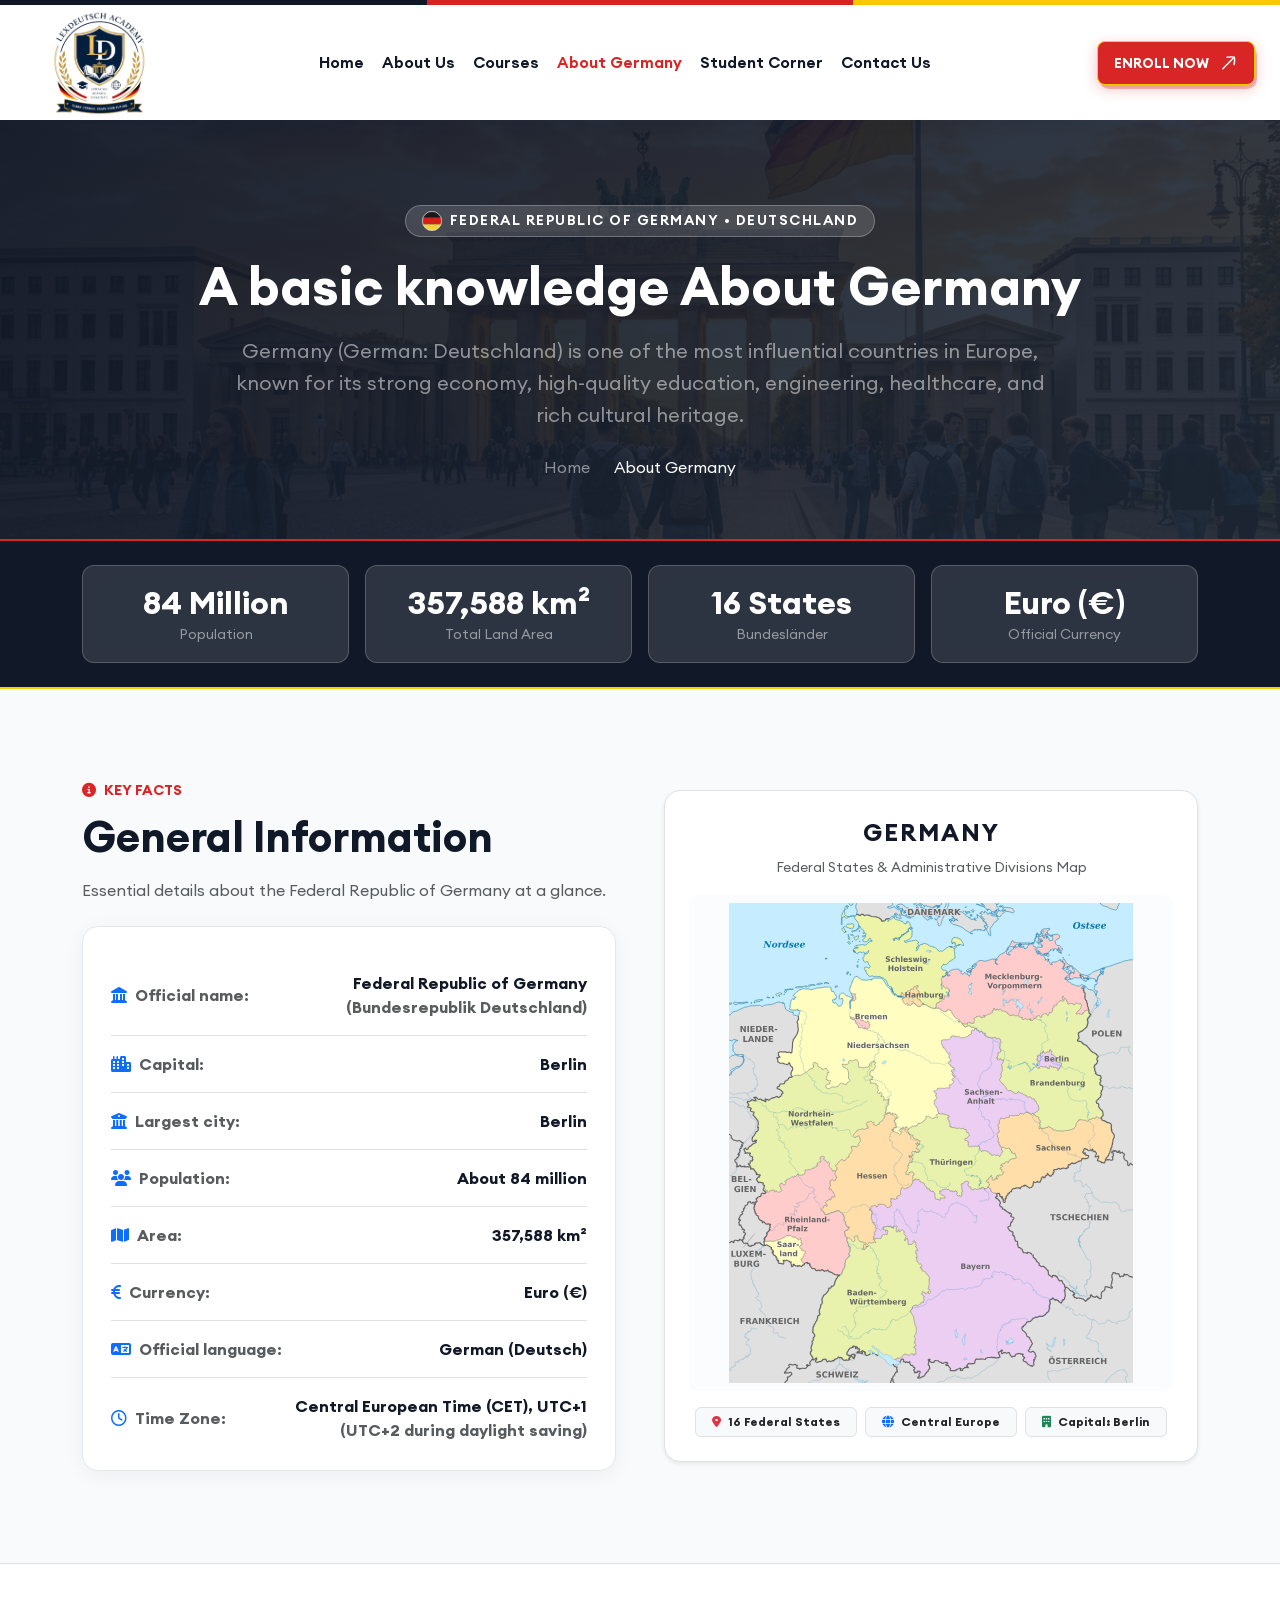
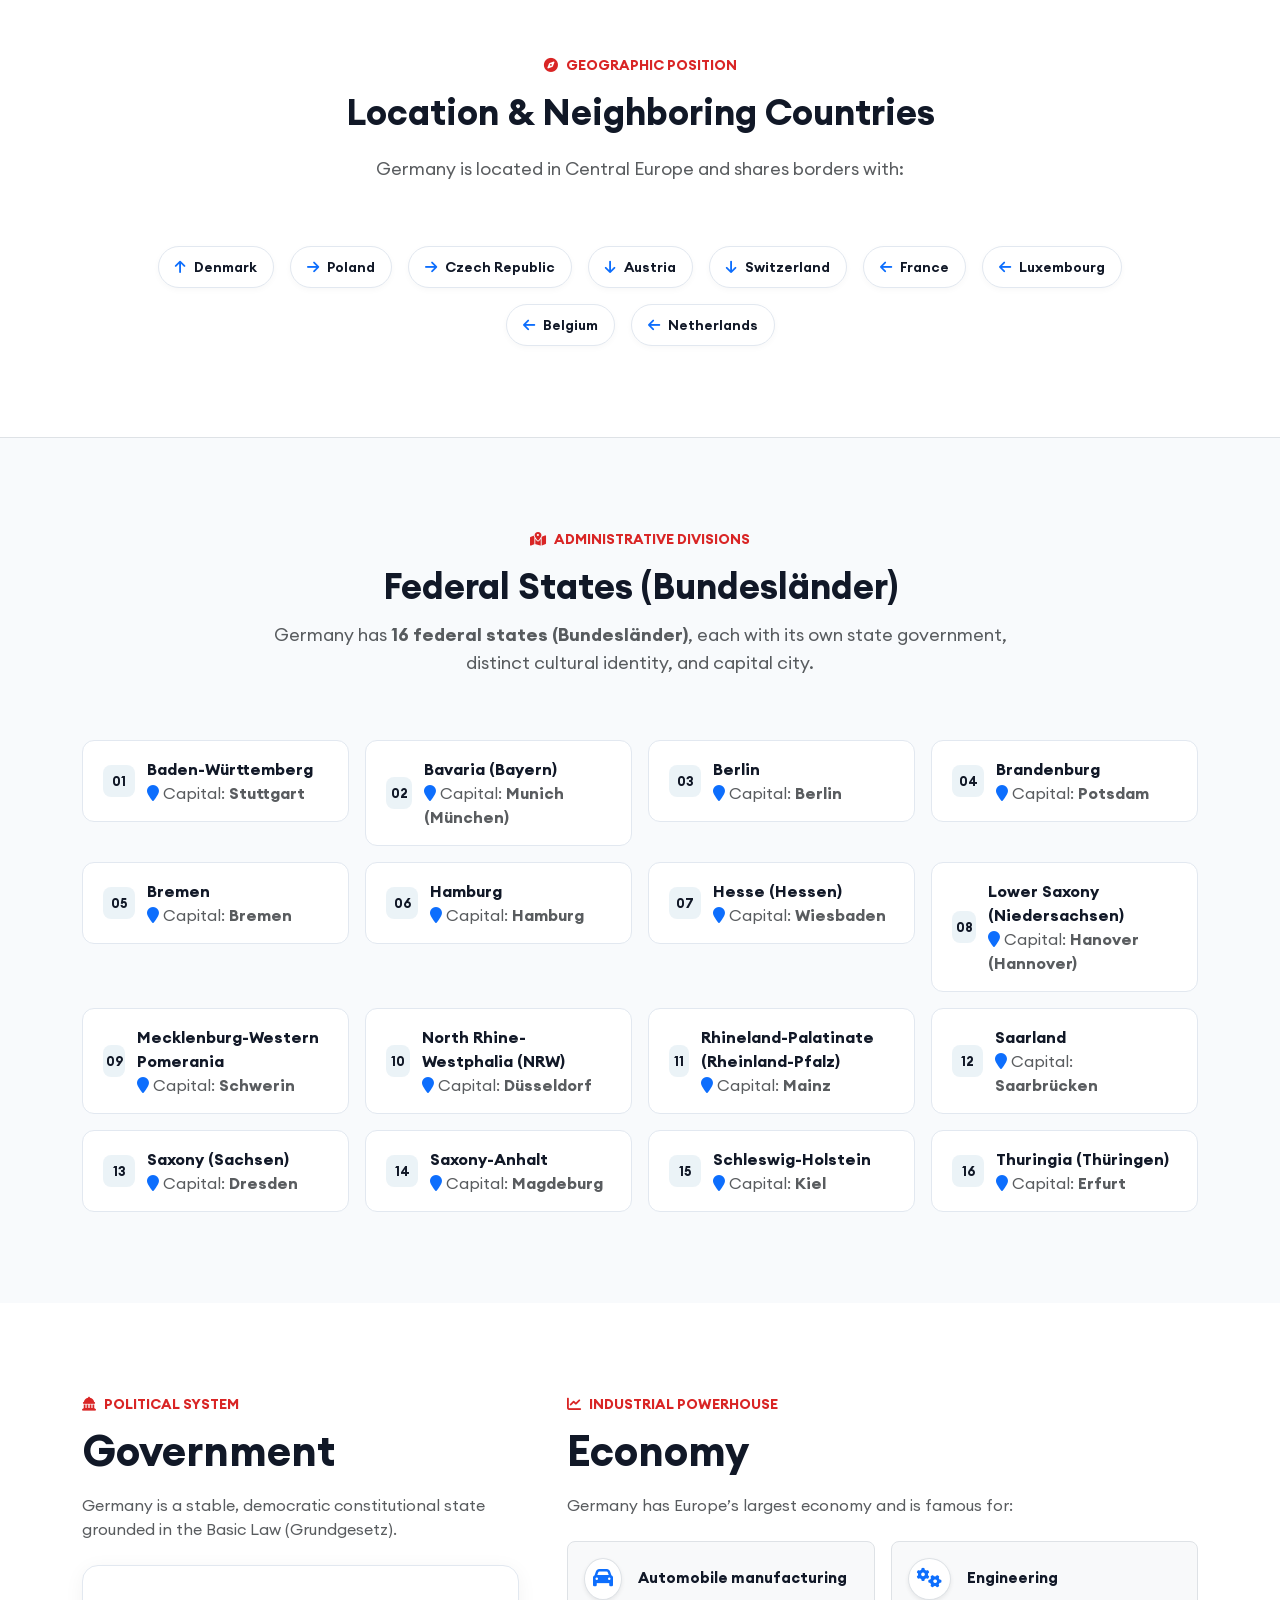
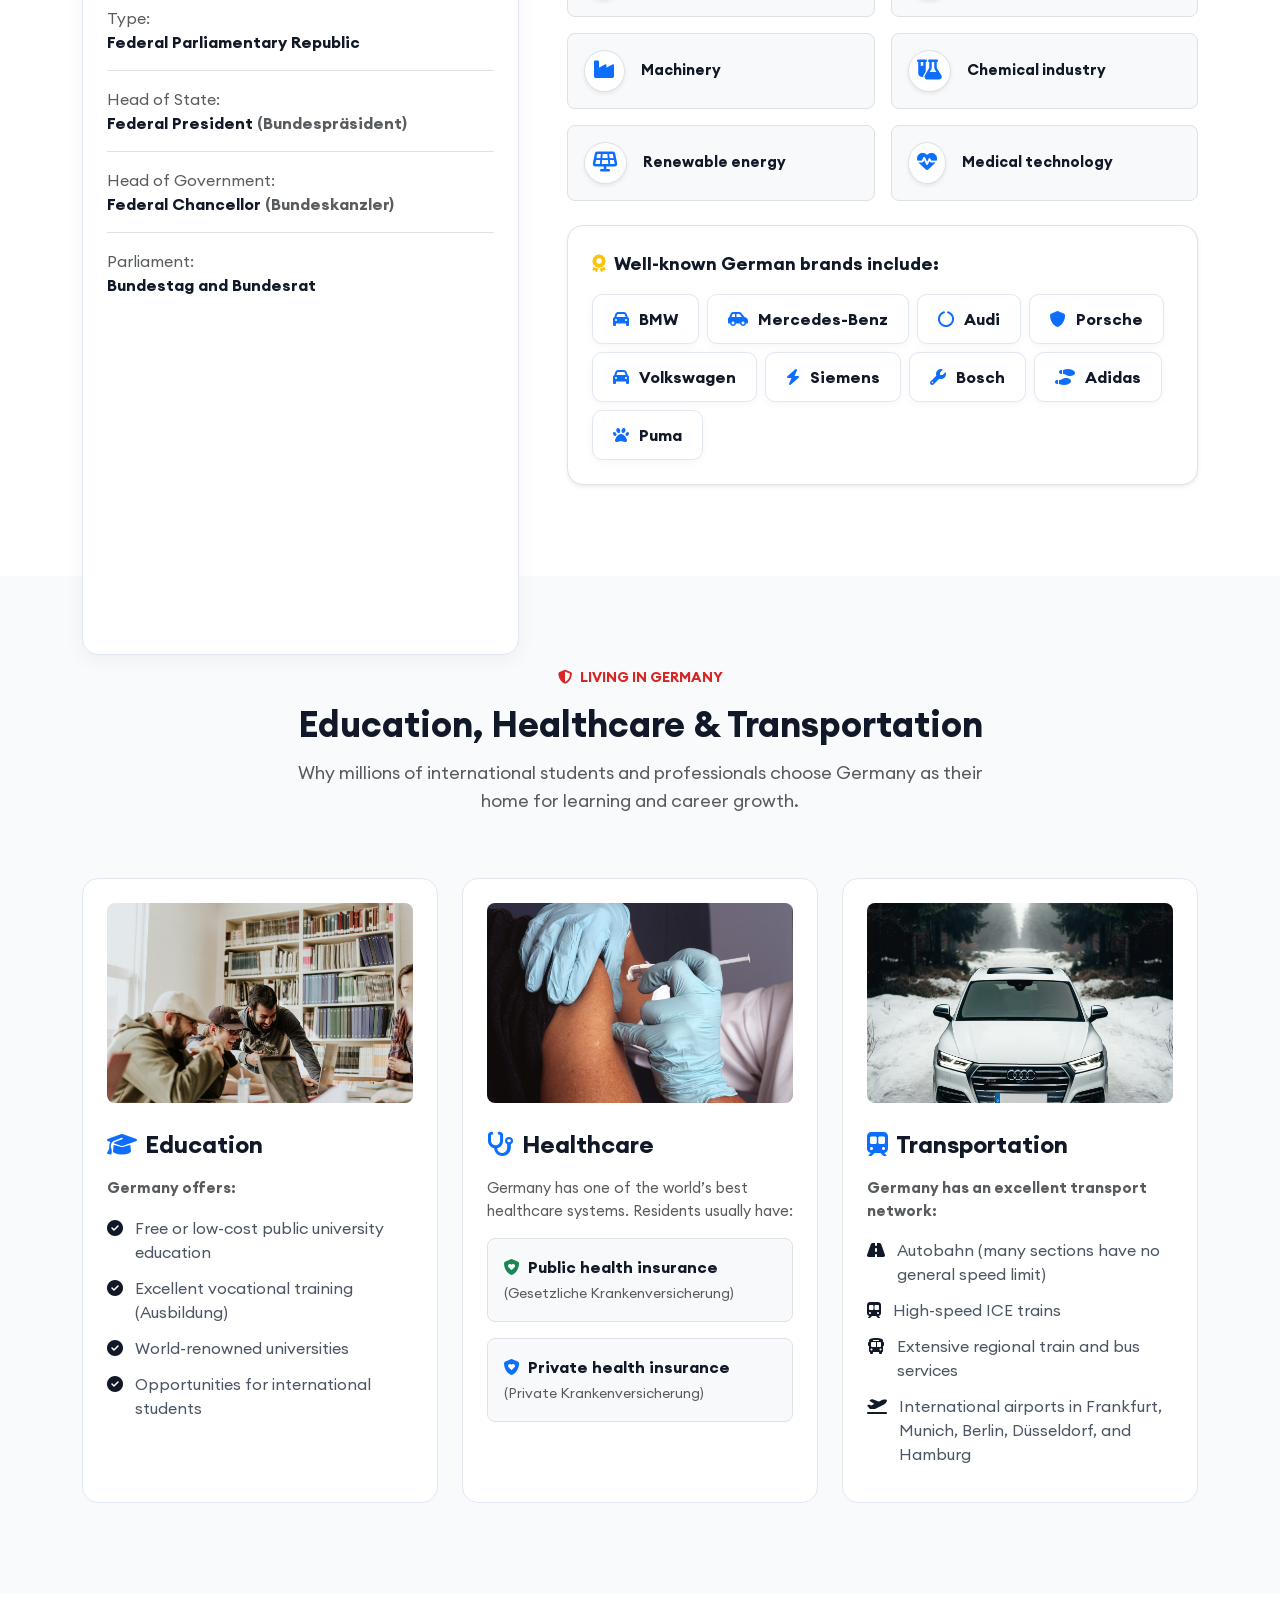
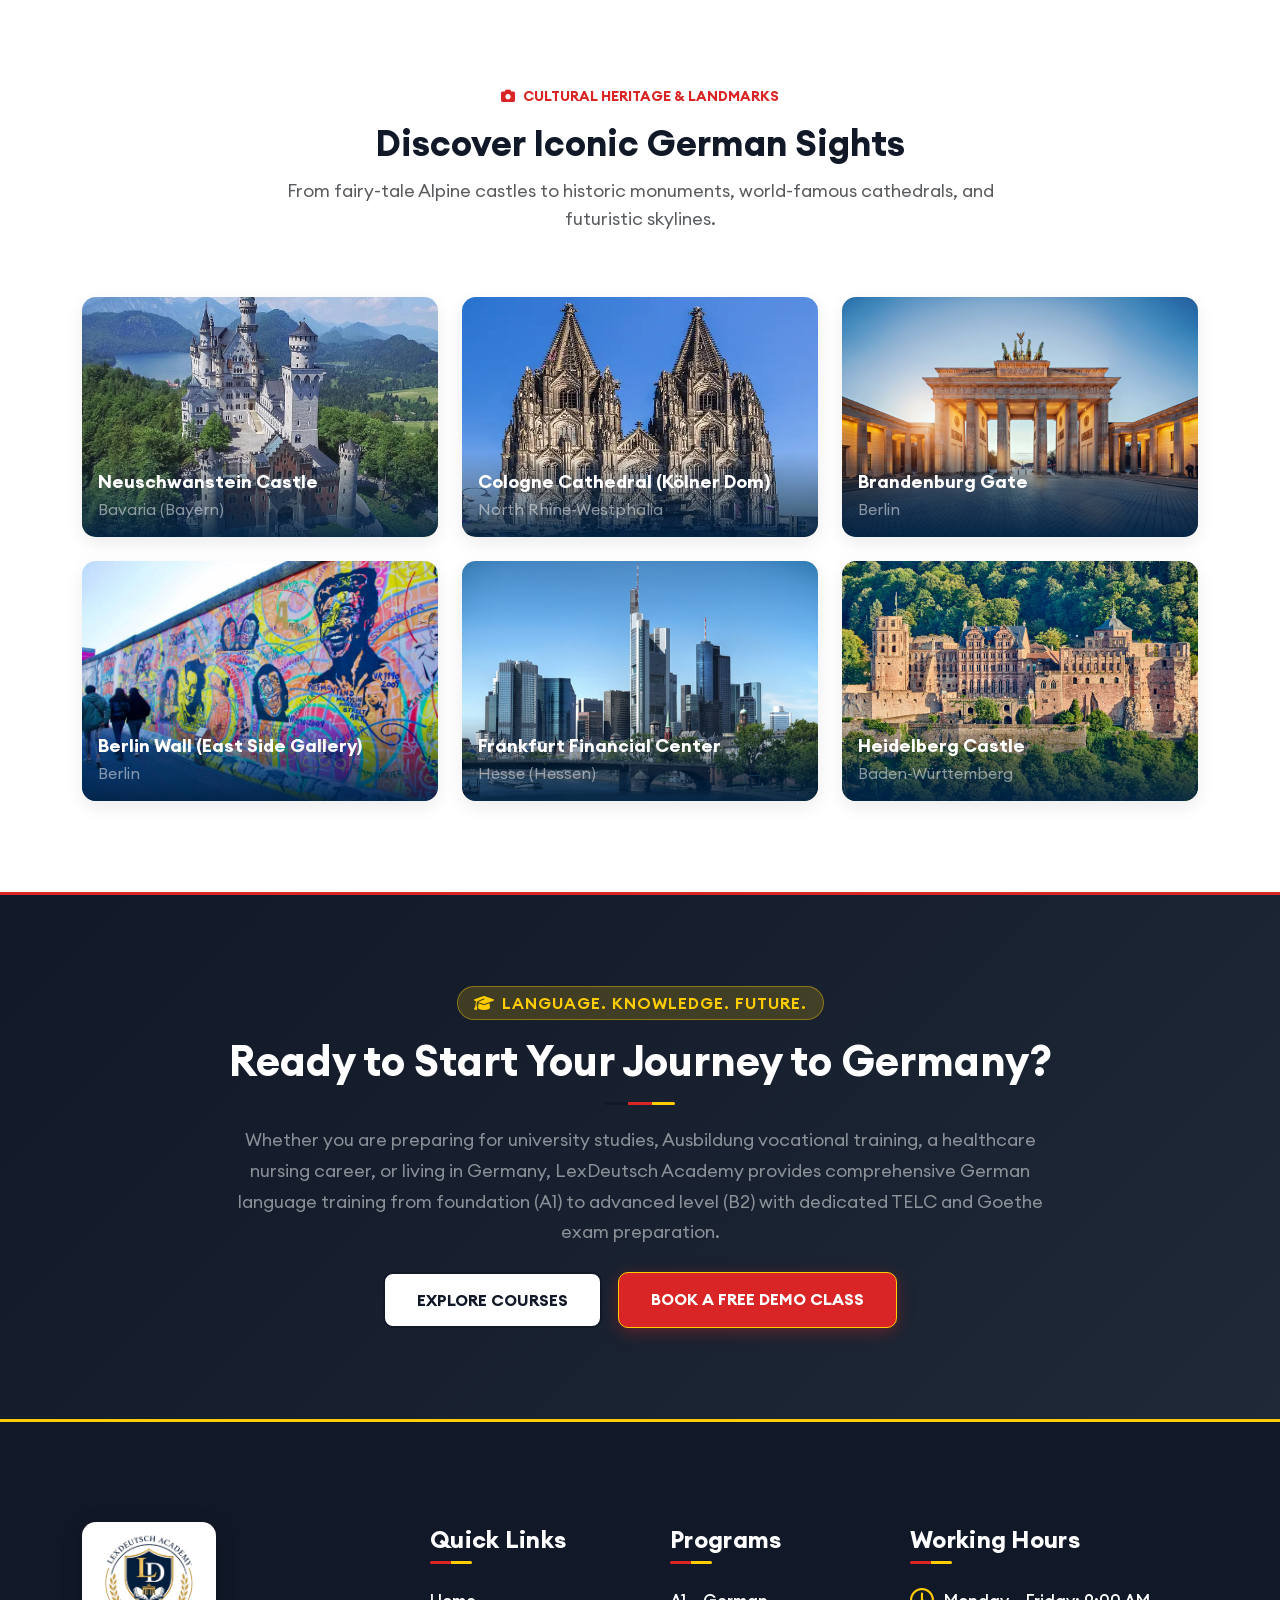
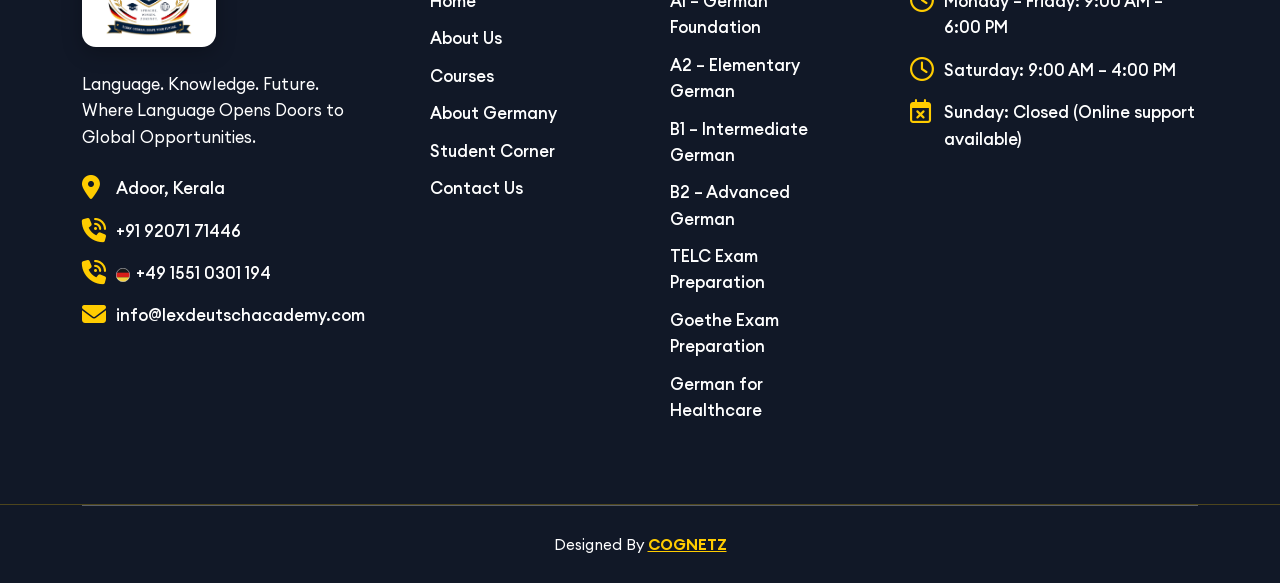
<file: about-germany.html>
<!DOCTYPE html>
<html class="no-js" lang="en">
  <head>
    <meta charset="utf-8">
    <meta http-equiv="x-ua-compatible" content="ie=edge">
    <meta name="viewport" content="width=device-width, initial-scale=1">
    <title>A Basic Knowledge About Germany | LexDeutsch Academy</title>
    <meta name="description" content="Discover essential facts about Germany: federal states, geography, economy, education, healthcare, transportation, and culture with LexDeutsch Academy.">
    <link rel="icon" type="image/png" href="assets/img/Lexdutch Logo.png">
    <!-- Stylesheets -->
    <link rel="stylesheet" href="assets/css/bootstrap.min.css">
    <link rel="stylesheet" href="assets/css/fontawesome.min.css">
    <link rel="stylesheet" href="assets/css/slick.min.css">
    <link rel="stylesheet" href="assets/css/style.css">
    <style>
      :root {
        --primary-blue: #111827;
        --primary-navy: #111827;
        --dark-navy: #111827;
        --accent-gold: #ffcc00;
        --german-gold: #ffcc00;
        --german-yellow: #ffcc00;
        --german-red: #d92525;
        --german-black: #111827;
        --light-bg: #f8fafc;
        --card-border: #e2e8f0;
      }
      .td_germany_hero {
        background: linear-gradient(135deg, rgba(17, 24, 39, 0.95) 0%, rgba(31, 41, 55, 0.88) 100%), url('assets/img/lexdeutsch/berlin_gate.jpg') center/cover no-repeat;
        padding: 110px 0 85px;
        position: relative;
      }
      .td_stat_badge {
        background: rgba(255, 255, 255, 0.12);
        backdrop-filter: blur(8px);
        border: 1px solid rgba(255, 255, 255, 0.2);
        border-radius: 12px;
        padding: 16px 20px;
        color: #fff;
        text-align: center;
        transition: transform 0.3s ease;
      }
      .td_stat_badge:hover {
        transform: translateY(-4px);
        background: rgba(255, 255, 255, 0.18);
      }
      .td_info_card {
        background: #fff;
        border-radius: 16px;
        border: 1px solid var(--card-border);
        box-shadow: 0 4px 20px rgba(17, 24, 39, 0.05);
        padding: 28px;
        height: 100%;
        transition: all 0.3s ease;
      }
      .td_info_card:hover {
        transform: translateY(-5px);
        box-shadow: 0 12px 30px rgba(217, 37, 37, 0.15);
        border-color: #d92525;
      }
      .td_state_card {
        background: #fff;
        border-radius: 12px;
        border: 1px solid var(--card-border);
        padding: 16px 20px;
        display: flex;
        align-items: center;
        justify-content: space-between;
        transition: all 0.25s ease;
      }
      .td_state_card:hover {
        transform: translateY(-3px);
        border-color: var(--primary-blue);
        box-shadow: 0 8px 20px rgba(0, 102, 153, 0.08);
        background: #fcfdfe;
      }
      .td_state_num {
        width: 32px;
        height: 32px;
        border-radius: 8px;
        background: rgba(0, 102, 153, 0.08);
        color: var(--primary-blue);
        display: inline-flex;
        align-items: center;
        justify-content: center;
        font-weight: 700;
        font-size: 13px;
        margin-right: 12px;
      }
      .td_border_chip {
        display: inline-flex;
        align-items: center;
        gap: 8px;
        padding: 8px 16px;
        background: #fff;
        border: 1px solid var(--card-border);
        border-radius: 30px;
        font-size: 14px;
        font-weight: 600;
        color: var(--dark-navy);
        box-shadow: 0 2px 6px rgba(0,0,0,0.03);
        transition: all 0.25s ease;
      }
      .td_border_chip:hover {
        background: var(--primary-blue);
        color: #fff;
        border-color: var(--primary-blue);
        transform: translateY(-2px);
      }
      .td_brand_badge {
        background: #fff;
        border: 1px solid var(--card-border);
        border-radius: 10px;
        padding: 12px 20px;
        font-weight: 700;
        color: var(--dark-navy);
        display: inline-flex;
        align-items: center;
        gap: 10px;
        box-shadow: 0 2px 8px rgba(0, 34, 68, 0.04);
        transition: all 0.25s ease;
      }
      .td_brand_badge:hover {
        transform: translateY(-3px);
        border-color: var(--primary-blue);
        box-shadow: 0 8px 18px rgba(0, 102, 153, 0.12);
        color: var(--primary-blue);
      }
      .td_pillar_card {
        background: #fff;
        border-radius: 16px;
        border: 1px solid var(--card-border);
        padding: 24px;
        transition: all 0.3s ease;
      }
      .td_pillar_card:hover {
        transform: translateY(-6px);
        box-shadow: 0 14px 30px rgba(0, 34, 68, 0.08);
        border-color: var(--primary-blue);
      }
      .td_feature_item {
        display: flex;
        align-items: flex-start;
        gap: 12px;
        margin-bottom: 12px;
      }
      .td_feature_item i {
        color: var(--primary-blue);
        margin-top: 4px;
        font-size: 16px;
      }
      .td_gallery_img {
        border-radius: 14px;
        overflow: hidden;
        position: relative;
        box-shadow: 0 6px 18px rgba(0,0,0,0.08);
        transition: transform 0.3s ease, box-shadow 0.3s ease;
        height: 240px;
      }
      .td_gallery_img img {
        width: 100%;
        height: 100%;
        object-fit: cover;
        transition: transform 0.4s ease;
      }
      .td_gallery_img:hover img {
        transform: scale(1.08);
      }
      .td_gallery_overlay {
        position: absolute;
        bottom: 0;
        left: 0;
        right: 0;
        background: linear-gradient(to top, rgba(0, 34, 68, 0.9) 0%, transparent 100%);
        padding: 16px;
        color: #fff;
      }
      .td_flag_stripe {
        height: 4px;
        background: linear-gradient(90deg, #000 33.3%, #DD0000 33.3%, #DD0000 66.6%, #FFCC00 66.6%);
        width: 100%;
        display: block;
      }
    </style>
  </head>
  <body class="td_theme_2">

    <!-- ==================== Scroll Top Button ==================== -->
    <div class="td_scrollup"><i class="fa-solid fa-arrow-up"></i></div>

    <!-- ==================== Header Area ==================== -->
    <div class="td_flag_stripe"></div>
                    <!-- ==================== Header Area Start ==================== -->
    <header class="td_site_header td_style_1 td_sticky_header td_medium td_heading_color">
      <div class="td_main_header">
        <div class="container">
          <div class="td_main_header_in">
            <!-- 1. Logo Only -->
            <div class="td_main_header_left">
              <a class="td_site_branding d-flex align-items-center" href="index.html" style="text-decoration:none;">
                <img src="assets/img/Lexdutch Logo.png" alt="LexDeutsch Academy Logo" class="td_header_logo_img">
              </a>
            </div>

            <!-- 2. Navigation Links Only -->
            <div class="td_main_header_center">
              <nav class="td_nav">
                <div class="td_nav_list_wrap">
                  <div class="td_nav_list_wrap_in">
                    <ul class="td_nav_list">
                      <li><a href="index.html">Home</a></li>
                      <li><a href="about.html">About Us</a></li>
                      <li><a href="courses-grid-view.html">Courses</a></li>
                      <li><a href="about-germany.html" class="td_accent_color">About Germany</a></li>
                      <li><a href="student-corner.html">Student Corner</a></li>
                      <li><a href="contact.html">Contact Us</a></li>
                    </ul>
                  </div>
                </div>
              </nav>
            </div>

            <!-- 3. Enroll Now Button Only -->
            <div class="td_main_header_right">
              <a href="contact.html#enquiry-form" class="td_btn td_style_1 td_radius_10 td_medium td_with_shadow">
                <span class="td_btn_in td_white_color td_accent_bg">
                  <span>ENROLL NOW</span>
                  <svg width="19" height="20" viewBox="0 0 19 20" fill="none" xmlns="http://www.w3.org/2000/svg">
                    <path d="M15.1575 4.34302L3.84375 15.6567" stroke="currentColor" stroke-width="1.5" stroke-linecap="round" stroke-linejoin="round"/>
                    <path d="M15.157 11.4142C15.157 11.4142 16.0887 5.2748 15.157 4.34311C14.2253 3.41142 8.08594 4.34314 8.08594 4.34314" stroke="currentColor" stroke-width="1.5" stroke-linecap="round" stroke-linejoin="round"/>
                  </svg> 
                </span>             
              </a>
              <button class="td_mobile_menu_btn d-xl-none" type="button" aria-label="Toggle Navigation">
                <i class="fa-solid fa-bars"></i>
              </button>
            </div>
          </div>
        </div>
      </div>
      <!-- Mobile Drawer -->
      <div class="td_mobile_drawer d-xl-none">
        <ul class="td_mobile_nav_list">
          <li><a href="index.html">Home</a></li>
          <li><a href="about.html">About Us</a></li>
          <li><a href="courses-grid-view.html">Courses</a></li>
          <li><a href="about-germany.html" class="td_accent_color">About Germany</a></li>
          <li><a href="student-corner.html">Student Corner</a></li>
          <li><a href="contact.html">Contact Us</a></li>
        </ul>
        <div class="pt-3 border-top">
          <p class="td_fs_14 td_bold text-muted mb-2 text-uppercase">German Courses</p>
          <div class="d-flex flex-wrap gap-2 mb-3">
            <a href="courses-grid-view.html#levels" class="badge bg-light text-dark border p-2 text-decoration-none">A1 Foundation</a>
            <a href="courses-grid-view.html#levels" class="badge bg-light text-dark border p-2 text-decoration-none">A2 Elementary</a>
            <a href="courses-grid-view.html#levels" class="badge bg-light text-dark border p-2 text-decoration-none">B1 Intermediate</a>
            <a href="courses-grid-view.html#levels" class="badge bg-light text-dark border p-2 text-decoration-none">B2 Advanced</a>
          </div>
          <div class="mb-3">
            <a href="tel:+919207171446" class="text-decoration-none td_heading_color td_bold d-flex align-items-center gap-2">
              <i class="fa-solid fa-phone td_accent_color"></i> +91 92071 71446
            </a>
          </div>
          <a href="contact.html#enquiry-form" class="btn btn-primary w-100 py-2 fw-bold text-white" style="background:#d92525; border: 1.5px solid #ffcc00;">ENROLL NOW</a>
        </div>
      </div>
    </header>
    <!-- ==================== Header Area End ==================== -->

    <!-- ==================== Hero Banner Area ==================== -->
    <section class="td_germany_hero text-white text-center">
      <div class="container">
        <div class="row justify-content-center">
          <div class="col-lg-10">
            <div class="d-inline-flex align-items-center gap-2 px-3 py-1 mb-3 rounded-pill" style="background: rgba(255,255,255,0.15); border: 1px solid rgba(255,255,255,0.25);">
              <img src="assets/img/flags/germany-round.svg" alt="Germany" style="width: 20px; height: 20px;">
              <span class="text-white td_fs_14 td_semibold text-uppercase" style="letter-spacing: 1.5px;">Federal Republic of Germany • Deutschland</span>
            </div>
            <h1 class="td_white_color td_fs_52 td_bold mb-3">A basic knowledge About Germany</h1>
            <p class="td_fs_20 text-white-50 mx-auto mb-4" style="max-width: 820px; line-height: 1.6;">
              Germany (German: Deutschland) is one of the most influential countries in Europe, known for its strong economy, high-quality education, engineering, healthcare, and rich cultural heritage.
            </p>
            <nav aria-label="breadcrumb">
              <ol class="breadcrumb justify-content-center mb-0">
                <li class="breadcrumb-item"><a href="index.html" class="text-white-50">Home</a></li>
                <li class="breadcrumb-item active text-white" aria-current="page">About Germany</li>
              </ol>
            </nav>
          </div>
        </div>
      </div>
    </section>

    <!-- ==================== Quick Stats Bar ==================== -->
    <section class="py-4" style="background: #111827; border-top: 2px solid #d92525; border-bottom: 2px solid #ffcc00;">
      <div class="container">
        <div class="row g-3">
          <div class="col-6 col-md-3">
            <div class="td_stat_badge">
              <div class="td_fs_32 td_bold text-white">84 Million</div>
              <div class="td_fs_14 text-white-50">Population</div>
            </div>
          </div>
          <div class="col-6 col-md-3">
            <div class="td_stat_badge">
              <div class="td_fs_32 td_bold text-white">357,588 km²</div>
              <div class="td_fs_14 text-white-50">Total Land Area</div>
            </div>
          </div>
          <div class="col-6 col-md-3">
            <div class="td_stat_badge">
              <div class="td_fs_32 td_bold text-white">16 States</div>
              <div class="td_fs_14 text-white-50">Bundesländer</div>
            </div>
          </div>
          <div class="col-6 col-md-3">
            <div class="td_stat_badge">
              <div class="td_fs_32 td_bold text-white">Euro (€)</div>
              <div class="td_fs_14 text-white-50">Official Currency</div>
            </div>
          </div>
        </div>
      </div>
    </section>

    <!-- ==================== General Information & Map ==================== -->
    <section class="py-5" style="background: #f8fafc;">
      <div class="container py-lg-4">
        <div class="row align-items-center g-5">
          <div class="col-lg-6">
            <div class="td_section_heading td_mb_30">
              <span class="td_section_subtitle td_accent_color td_fs_14 td_bold text-uppercase d-block td_mb_10">
                <i class="fa-solid fa-circle-info me-2"></i>Key Facts
              </span>
              <h2 class="td_section_title td_fs_38 td_bold td_heading_color mb-3">General Information</h2>
              <p class="td_section_text td_fs_16 text-muted mb-4">
                Essential details about the Federal Republic of Germany at a glance.
              </p>
            </div>

            <div class="td_info_card">
              <ul class="list-unstyled mb-0">
                <li class="py-3 border-bottom d-flex align-items-center justify-content-between">
                  <span class="text-muted d-flex align-items-center gap-2"><i class="fa-solid fa-landmark text-primary"></i><strong>Official name:</strong></span>
                  <span class="text-end td_bold td_heading_color">Federal Republic of Germany<br><span class="text-muted td_fs_13">(Bundesrepublik Deutschland)</span></span>
                </li>
                <li class="py-3 border-bottom d-flex align-items-center justify-content-between">
                  <span class="text-muted d-flex align-items-center gap-2"><i class="fa-solid fa-city text-primary"></i><strong>Capital:</strong></span>
                  <span class="td_bold td_heading_color">Berlin</span>
                </li>
                <li class="py-3 border-bottom d-flex align-items-center justify-content-between">
                  <span class="text-muted d-flex align-items-center gap-2"><i class="fa-solid fa-building-columns text-primary"></i><strong>Largest city:</strong></span>
                  <span class="td_bold td_heading_color">Berlin</span>
                </li>
                <li class="py-3 border-bottom d-flex align-items-center justify-content-between">
                  <span class="text-muted d-flex align-items-center gap-2"><i class="fa-solid fa-users text-primary"></i><strong>Population:</strong></span>
                  <span class="td_bold td_heading_color">About 84 million</span>
                </li>
                <li class="py-3 border-bottom d-flex align-items-center justify-content-between">
                  <span class="text-muted d-flex align-items-center gap-2"><i class="fa-solid fa-map text-primary"></i><strong>Area:</strong></span>
                  <span class="td_bold td_heading_color">357,588 km²</span>
                </li>
                <li class="py-3 border-bottom d-flex align-items-center justify-content-between">
                  <span class="text-muted d-flex align-items-center gap-2"><i class="fa-solid fa-euro-sign text-primary"></i><strong>Currency:</strong></span>
                  <span class="td_bold td_heading_color">Euro (€)</span>
                </li>
                <li class="py-3 border-bottom d-flex align-items-center justify-content-between">
                  <span class="text-muted d-flex align-items-center gap-2"><i class="fa-solid fa-language text-primary"></i><strong>Official language:</strong></span>
                  <span class="td_bold td_heading_color">German (Deutsch)</span>
                </li>
                <li class="pt-3 d-flex align-items-center justify-content-between">
                  <span class="text-muted d-flex align-items-center gap-2"><i class="fa-regular fa-clock text-primary"></i><strong>Time Zone:</strong></span>
                  <span class="text-end td_bold td_heading_color">Central European Time (CET), UTC+1<br><span class="text-muted td_fs_13">(UTC+2 during daylight saving)</span></span>
                </li>
              </ul>
            </div>
          </div>

          <div class="col-lg-6">
            <div class="p-4 bg-white rounded-4 border shadow-sm text-center">
              <h3 class="td_fs_24 td_bold td_heading_color mb-2" style="letter-spacing: 2px;">GERMANY</h3>
              <p class="td_fs_14 text-muted mb-3">Federal States &amp; Administrative Divisions Map</p>
              <div class="position-relative rounded-3 overflow-hidden p-2" style="background: #fafcfe;">
                <img src="assets/img/lexdeutsch/germany/germany_states_map.svg" alt="Map of Germany with 16 Federal States" class="img-fluid" style="max-height: 480px; object-fit: contain;">
              </div>
              <div class="mt-3 d-flex flex-wrap justify-content-center gap-2">
                <span class="badge bg-light text-dark border px-3 py-2"><i class="fa-solid fa-location-dot text-danger me-1"></i> 16 Federal States</span>
                <span class="badge bg-light text-dark border px-3 py-2"><i class="fa-solid fa-globe text-primary me-1"></i> Central Europe</span>
                <span class="badge bg-light text-dark border px-3 py-2"><i class="fa-solid fa-building text-success me-1"></i> Capital: Berlin</span>
              </div>
            </div>
          </div>
        </div>
      </div>
    </section>

    <!-- ==================== Location & Borders ==================== -->
    <section class="py-5 bg-white border-top border-bottom">
      <div class="container py-lg-4">
        <div class="row justify-content-center text-center mb-5">
          <div class="col-lg-8">
            <span class="td_section_subtitle td_accent_color td_fs_14 td_bold text-uppercase d-block td_mb_10">
              <i class="fa-solid fa-compass me-2"></i>Geographic Position
            </span>
            <h2 class="td_section_title td_fs_36 td_bold td_heading_color mb-3">Location &amp; Neighboring Countries</h2>
            <p class="td_section_text td_fs_18 text-muted">
              Germany is located in Central Europe and shares borders with:
            </p>
          </div>
        </div>

        <div class="row justify-content-center">
          <div class="col-lg-11">
            <div class="d-flex flex-wrap justify-content-center gap-3">
              <div class="td_border_chip"><i class="fa-solid fa-arrow-up text-primary"></i> Denmark</div>
              <div class="td_border_chip"><i class="fa-solid fa-arrow-right text-primary"></i> Poland</div>
              <div class="td_border_chip"><i class="fa-solid fa-arrow-right text-primary"></i> Czech Republic</div>
              <div class="td_border_chip"><i class="fa-solid fa-arrow-down text-primary"></i> Austria</div>
              <div class="td_border_chip"><i class="fa-solid fa-arrow-down text-primary"></i> Switzerland</div>
              <div class="td_border_chip"><i class="fa-solid fa-arrow-left text-primary"></i> France</div>
              <div class="td_border_chip"><i class="fa-solid fa-arrow-left text-primary"></i> Luxembourg</div>
              <div class="td_border_chip"><i class="fa-solid fa-arrow-left text-primary"></i> Belgium</div>
              <div class="td_border_chip"><i class="fa-solid fa-arrow-left text-primary"></i> Netherlands</div>
            </div>
          </div>
        </div>
      </div>
    </section>

    <!-- ==================== Federal States (Bundesländer) ==================== -->
    <section class="py-5" style="background: #f8fafc;">
      <div class="container py-lg-4">
        <div class="row justify-content-center text-center mb-5">
          <div class="col-lg-8">
            <span class="td_section_subtitle td_accent_color td_fs_14 td_bold text-uppercase d-block td_mb_10">
              <i class="fa-solid fa-map-location-dot me-2"></i>Administrative Divisions
            </span>
            <h2 class="td_section_title td_fs_36 td_bold td_heading_color mb-2">Federal States (Bundesländer)</h2>
            <p class="td_section_text td_fs_18 text-muted">
              Germany has <strong>16 federal states (Bundesländer)</strong>, each with its own state government, distinct cultural identity, and capital city.
            </p>
          </div>
        </div>

        <div class="row g-3">
          <!-- 1. Baden-Württemberg -->
          <div class="col-md-6 col-lg-3">
            <div class="td_state_card">
              <div class="d-flex align-items-center">
                <span class="td_state_num">01</span>
                <div>
                  <h4 class="td_fs_16 td_bold td_heading_color mb-0">Baden-Württemberg</h4>
                  <span class="td_fs_13 text-muted"><i class="fa-solid fa-location-pin text-primary me-1"></i>Capital: <strong>Stuttgart</strong></span>
                </div>
              </div>
            </div>
          </div>

          <!-- 2. Bavaria (Bayern) -->
          <div class="col-md-6 col-lg-3">
            <div class="td_state_card">
              <div class="d-flex align-items-center">
                <span class="td_state_num">02</span>
                <div>
                  <h4 class="td_fs_16 td_bold td_heading_color mb-0">Bavaria (Bayern)</h4>
                  <span class="td_fs_13 text-muted"><i class="fa-solid fa-location-pin text-primary me-1"></i>Capital: <strong>Munich (München)</strong></span>
                </div>
              </div>
            </div>
          </div>

          <!-- 3. Berlin -->
          <div class="col-md-6 col-lg-3">
            <div class="td_state_card">
              <div class="d-flex align-items-center">
                <span class="td_state_num">03</span>
                <div>
                  <h4 class="td_fs_16 td_bold td_heading_color mb-0">Berlin</h4>
                  <span class="td_fs_13 text-muted"><i class="fa-solid fa-location-pin text-primary me-1"></i>Capital: <strong>Berlin</strong></span>
                </div>
              </div>
            </div>
          </div>

          <!-- 4. Brandenburg -->
          <div class="col-md-6 col-lg-3">
            <div class="td_state_card">
              <div class="d-flex align-items-center">
                <span class="td_state_num">04</span>
                <div>
                  <h4 class="td_fs_16 td_bold td_heading_color mb-0">Brandenburg</h4>
                  <span class="td_fs_13 text-muted"><i class="fa-solid fa-location-pin text-primary me-1"></i>Capital: <strong>Potsdam</strong></span>
                </div>
              </div>
            </div>
          </div>

          <!-- 5. Bremen -->
          <div class="col-md-6 col-lg-3">
            <div class="td_state_card">
              <div class="d-flex align-items-center">
                <span class="td_state_num">05</span>
                <div>
                  <h4 class="td_fs_16 td_bold td_heading_color mb-0">Bremen</h4>
                  <span class="td_fs_13 text-muted"><i class="fa-solid fa-location-pin text-primary me-1"></i>Capital: <strong>Bremen</strong></span>
                </div>
              </div>
            </div>
          </div>

          <!-- 6. Hamburg -->
          <div class="col-md-6 col-lg-3">
            <div class="td_state_card">
              <div class="d-flex align-items-center">
                <span class="td_state_num">06</span>
                <div>
                  <h4 class="td_fs_16 td_bold td_heading_color mb-0">Hamburg</h4>
                  <span class="td_fs_13 text-muted"><i class="fa-solid fa-location-pin text-primary me-1"></i>Capital: <strong>Hamburg</strong></span>
                </div>
              </div>
            </div>
          </div>

          <!-- 7. Hesse (Hessen) -->
          <div class="col-md-6 col-lg-3">
            <div class="td_state_card">
              <div class="d-flex align-items-center">
                <span class="td_state_num">07</span>
                <div>
                  <h4 class="td_fs_16 td_bold td_heading_color mb-0">Hesse (Hessen)</h4>
                  <span class="td_fs_13 text-muted"><i class="fa-solid fa-location-pin text-primary me-1"></i>Capital: <strong>Wiesbaden</strong></span>
                </div>
              </div>
            </div>
          </div>

          <!-- 8. Lower Saxony (Niedersachsen) -->
          <div class="col-md-6 col-lg-3">
            <div class="td_state_card">
              <div class="d-flex align-items-center">
                <span class="td_state_num">08</span>
                <div>
                  <h4 class="td_fs_16 td_bold td_heading_color mb-0">Lower Saxony (Niedersachsen)</h4>
                  <span class="td_fs_13 text-muted"><i class="fa-solid fa-location-pin text-primary me-1"></i>Capital: <strong>Hanover (Hannover)</strong></span>
                </div>
              </div>
            </div>
          </div>

          <!-- 9. Mecklenburg-Western Pomerania -->
          <div class="col-md-6 col-lg-3">
            <div class="td_state_card">
              <div class="d-flex align-items-center">
                <span class="td_state_num">09</span>
                <div>
                  <h4 class="td_fs_16 td_bold td_heading_color mb-0">Mecklenburg-Western Pomerania</h4>
                  <span class="td_fs_13 text-muted"><i class="fa-solid fa-location-pin text-primary me-1"></i>Capital: <strong>Schwerin</strong></span>
                </div>
              </div>
            </div>
          </div>

          <!-- 10. North Rhine-Westphalia (NRW) -->
          <div class="col-md-6 col-lg-3">
            <div class="td_state_card">
              <div class="d-flex align-items-center">
                <span class="td_state_num">10</span>
                <div>
                  <h4 class="td_fs_16 td_bold td_heading_color mb-0">North Rhine-Westphalia (NRW)</h4>
                  <span class="td_fs_13 text-muted"><i class="fa-solid fa-location-pin text-primary me-1"></i>Capital: <strong>Düsseldorf</strong></span>
                </div>
              </div>
            </div>
          </div>

          <!-- 11. Rhineland-Palatinate (Rheinland-Pfalz) -->
          <div class="col-md-6 col-lg-3">
            <div class="td_state_card">
              <div class="d-flex align-items-center">
                <span class="td_state_num">11</span>
                <div>
                  <h4 class="td_fs_16 td_bold td_heading_color mb-0">Rhineland-Palatinate (Rheinland-Pfalz)</h4>
                  <span class="td_fs_13 text-muted"><i class="fa-solid fa-location-pin text-primary me-1"></i>Capital: <strong>Mainz</strong></span>
                </div>
              </div>
            </div>
          </div>

          <!-- 12. Saarland -->
          <div class="col-md-6 col-lg-3">
            <div class="td_state_card">
              <div class="d-flex align-items-center">
                <span class="td_state_num">12</span>
                <div>
                  <h4 class="td_fs_16 td_bold td_heading_color mb-0">Saarland</h4>
                  <span class="td_fs_13 text-muted"><i class="fa-solid fa-location-pin text-primary me-1"></i>Capital: <strong>Saarbrücken</strong></span>
                </div>
              </div>
            </div>
          </div>

          <!-- 13. Saxony (Sachsen) -->
          <div class="col-md-6 col-lg-3">
            <div class="td_state_card">
              <div class="d-flex align-items-center">
                <span class="td_state_num">13</span>
                <div>
                  <h4 class="td_fs_16 td_bold td_heading_color mb-0">Saxony (Sachsen)</h4>
                  <span class="td_fs_13 text-muted"><i class="fa-solid fa-location-pin text-primary me-1"></i>Capital: <strong>Dresden</strong></span>
                </div>
              </div>
            </div>
          </div>

          <!-- 14. Saxony-Anhalt -->
          <div class="col-md-6 col-lg-3">
            <div class="td_state_card">
              <div class="d-flex align-items-center">
                <span class="td_state_num">14</span>
                <div>
                  <h4 class="td_fs_16 td_bold td_heading_color mb-0">Saxony-Anhalt</h4>
                  <span class="td_fs_13 text-muted"><i class="fa-solid fa-location-pin text-primary me-1"></i>Capital: <strong>Magdeburg</strong></span>
                </div>
              </div>
            </div>
          </div>

          <!-- 15. Schleswig-Holstein -->
          <div class="col-md-6 col-lg-3">
            <div class="td_state_card">
              <div class="d-flex align-items-center">
                <span class="td_state_num">15</span>
                <div>
                  <h4 class="td_fs_16 td_bold td_heading_color mb-0">Schleswig-Holstein</h4>
                  <span class="td_fs_13 text-muted"><i class="fa-solid fa-location-pin text-primary me-1"></i>Capital: <strong>Kiel</strong></span>
                </div>
              </div>
            </div>
          </div>

          <!-- 16. Thuringia (Thüringen) -->
          <div class="col-md-6 col-lg-3">
            <div class="td_state_card">
              <div class="d-flex align-items-center">
                <span class="td_state_num">16</span>
                <div>
                  <h4 class="td_fs_16 td_bold td_heading_color mb-0">Thuringia (Thüringen)</h4>
                  <span class="td_fs_13 text-muted"><i class="fa-solid fa-location-pin text-primary me-1"></i>Capital: <strong>Erfurt</strong></span>
                </div>
              </div>
            </div>
          </div>
        </div>
      </div>
    </section>

    <!-- ==================== Government & Economy ==================== -->
    <section class="py-5 bg-white">
      <div class="container py-lg-4">
        <div class="row g-5">
          <!-- Government Section -->
          <div class="col-lg-5">
            <div class="td_section_heading td_mb_30">
              <span class="td_section_subtitle td_accent_color td_fs_14 td_bold text-uppercase d-block td_mb_10">
                <i class="fa-solid fa-landmark-dome me-2"></i>Political System
              </span>
              <h2 class="td_section_title td_fs_34 td_bold td_heading_color mb-3">Government</h2>
              <p class="td_section_text td_fs_16 text-muted">
                Germany is a stable, democratic constitutional state grounded in the Basic Law (Grundgesetz).
              </p>
            </div>

            <div class="td_info_card p-4">
              <ul class="list-unstyled mb-0">
                <li class="py-3 border-bottom">
                  <span class="text-muted d-block td_fs_13">Type:</span>
                  <span class="td_bold td_fs_16 td_heading_color">Federal Parliamentary Republic</span>
                </li>
                <li class="py-3 border-bottom">
                  <span class="text-muted d-block td_fs_13">Head of State:</span>
                  <span class="td_bold td_fs_16 td_heading_color">Federal President <span class="text-muted td_fs_13">(Bundespräsident)</span></span>
                </li>
                <li class="py-3 border-bottom">
                  <span class="text-muted d-block td_fs_13">Head of Government:</span>
                  <span class="td_bold td_fs_16 td_heading_color">Federal Chancellor <span class="text-muted td_fs_13">(Bundeskanzler)</span></span>
                </li>
                <li class="pt-3">
                  <span class="text-muted d-block td_fs_13">Parliament:</span>
                  <span class="td_bold td_fs_16 td_heading_color">Bundestag and Bundesrat</span>
                </li>
              </ul>
            </div>
          </div>

          <!-- Economy Section -->
          <div class="col-lg-7">
            <div class="td_section_heading td_mb_30">
              <span class="td_section_subtitle td_accent_color td_fs_14 td_bold text-uppercase d-block td_mb_10">
                <i class="fa-solid fa-chart-line me-2"></i>Industrial Powerhouse
              </span>
              <h2 class="td_section_title td_fs_34 td_bold td_heading_color mb-3">Economy</h2>
              <p class="td_section_text td_fs_16 text-muted mb-4">
                Germany has Europe’s largest economy and is famous for:
              </p>
            </div>

            <div class="row g-3 mb-4">
              <div class="col-sm-6">
                <div class="p-3 rounded-3 border bg-light d-flex align-items-center gap-3">
                  <div class="rounded-circle bg-white text-primary p-2 border shadow-sm"><i class="fa-solid fa-car fs-5"></i></div>
                  <span class="td_bold td_heading_color td_fs_15">Automobile manufacturing</span>
                </div>
              </div>
              <div class="col-sm-6">
                <div class="p-3 rounded-3 border bg-light d-flex align-items-center gap-3">
                  <div class="rounded-circle bg-white text-primary p-2 border shadow-sm"><i class="fa-solid fa-gears fs-5"></i></div>
                  <span class="td_bold td_heading_color td_fs_15">Engineering</span>
                </div>
              </div>
              <div class="col-sm-6">
                <div class="p-3 rounded-3 border bg-light d-flex align-items-center gap-3">
                  <div class="rounded-circle bg-white text-primary p-2 border shadow-sm"><i class="fa-solid fa-industry fs-5"></i></div>
                  <span class="td_bold td_heading_color td_fs_15">Machinery</span>
                </div>
              </div>
              <div class="col-sm-6">
                <div class="p-3 rounded-3 border bg-light d-flex align-items-center gap-3">
                  <div class="rounded-circle bg-white text-primary p-2 border shadow-sm"><i class="fa-solid fa-flask-vial fs-5"></i></div>
                  <span class="td_bold td_heading_color td_fs_15">Chemical industry</span>
                </div>
              </div>
              <div class="col-sm-6">
                <div class="p-3 rounded-3 border bg-light d-flex align-items-center gap-3">
                  <div class="rounded-circle bg-white text-primary p-2 border shadow-sm"><i class="fa-solid fa-solar-panel fs-5"></i></div>
                  <span class="td_bold td_heading_color td_fs_15">Renewable energy</span>
                </div>
              </div>
              <div class="col-sm-6">
                <div class="p-3 rounded-3 border bg-light d-flex align-items-center gap-3">
                  <div class="rounded-circle bg-white text-primary p-2 border shadow-sm"><i class="fa-solid fa-heart-pulse fs-5"></i></div>
                  <span class="td_bold td_heading_color td_fs_15">Medical technology</span>
                </div>
              </div>
            </div>

            <!-- Well-known German Brands -->
            <div class="p-4 rounded-4 border bg-white shadow-sm">
              <h3 class="td_fs_18 td_bold td_heading_color mb-3"><i class="fa-solid fa-award text-warning me-2"></i>Well-known German brands include:</h3>
              <div class="d-flex flex-wrap gap-2">
                <span class="td_brand_badge"><i class="fa-solid fa-car text-primary"></i> BMW</span>
                <span class="td_brand_badge"><i class="fa-solid fa-car-side text-primary"></i> Mercedes-Benz</span>
                <span class="td_brand_badge"><i class="fa-solid fa-circle-notch text-primary"></i> Audi</span>
                <span class="td_brand_badge"><i class="fa-solid fa-shield text-primary"></i> Porsche</span>
                <span class="td_brand_badge"><i class="fa-solid fa-car text-primary"></i> Volkswagen</span>
                <span class="td_brand_badge"><i class="fa-solid fa-bolt text-primary"></i> Siemens</span>
                <span class="td_brand_badge"><i class="fa-solid fa-wrench text-primary"></i> Bosch</span>
                <span class="td_brand_badge"><i class="fa-solid fa-shoe-prints text-primary"></i> Adidas</span>
                <span class="td_brand_badge"><i class="fa-solid fa-paw text-primary"></i> Puma</span>
              </div>
            </div>
          </div>
        </div>
      </div>
    </section>

    <!-- ==================== Education, Healthcare & Transportation ==================== -->
    <section class="py-5" style="background: #f8fafc;">
      <div class="container py-lg-4">
        <div class="row justify-content-center text-center mb-5">
          <div class="col-lg-8">
            <span class="td_section_subtitle td_accent_color td_fs_14 td_bold text-uppercase d-block td_mb_10">
              <i class="fa-solid fa-shield-halved me-2"></i>Living in Germany
            </span>
            <h2 class="td_section_title td_fs_36 td_bold td_heading_color mb-2">Education, Healthcare &amp; Transportation</h2>
            <p class="td_section_text td_fs_18 text-muted">
              Why millions of international students and professionals choose Germany as their home for learning and career growth.
            </p>
          </div>
        </div>

        <div class="row g-4">
          <!-- Education Card -->
          <div class="col-lg-4">
            <div class="td_pillar_card h-100">
              <div class="rounded-3 overflow-hidden mb-4" style="height: 200px;">
                <img src="assets/img/lexdeutsch/germany/german_education.jpg" alt="German Education" style="width: 100%; height: 100%; object-fit: cover;">
              </div>
              <h3 class="td_fs_24 td_bold td_heading_color mb-3"><i class="fa-solid fa-graduation-cap text-primary me-2"></i>Education</h3>
              <p class="text-muted td_fs_15 mb-3"><strong>Germany offers:</strong></p>
              <div class="td_feature_item">
                <i class="fa-solid fa-check-circle"></i>
                <span>Free or low-cost public university education</span>
              </div>
              <div class="td_feature_item">
                <i class="fa-solid fa-check-circle"></i>
                <span>Excellent vocational training (Ausbildung)</span>
              </div>
              <div class="td_feature_item">
                <i class="fa-solid fa-check-circle"></i>
                <span>World-renowned universities</span>
              </div>
              <div class="td_feature_item">
                <i class="fa-solid fa-check-circle"></i>
                <span>Opportunities for international students</span>
              </div>
            </div>
          </div>

          <!-- Healthcare Card -->
          <div class="col-lg-4">
            <div class="td_pillar_card h-100">
              <div class="rounded-3 overflow-hidden mb-4" style="height: 200px;">
                <img src="assets/img/lexdeutsch/germany/german_healthcare.jpg" alt="German Healthcare" style="width: 100%; height: 100%; object-fit: cover;">
              </div>
              <h3 class="td_fs_24 td_bold td_heading_color mb-3"><i class="fa-solid fa-stethoscope text-primary me-2"></i>Healthcare</h3>
              <p class="text-muted td_fs_15 mb-3">
                Germany has one of the world’s best healthcare systems. Residents usually have:
              </p>
              <div class="p-3 rounded-3 bg-light border mb-3">
                <div class="d-flex align-items-center gap-2 mb-1">
                  <i class="fa-solid fa-shield-heart text-success"></i>
                  <strong class="td_heading_color">Public health insurance</strong>
                </div>
                <div class="text-muted td_fs_14">(Gesetzliche Krankenversicherung)</div>
              </div>
              <div class="p-3 rounded-3 bg-light border">
                <div class="d-flex align-items-center gap-2 mb-1">
                  <i class="fa-solid fa-shield-heart text-primary"></i>
                  <strong class="td_heading_color">Private health insurance</strong>
                </div>
                <div class="text-muted td_fs_14">(Private Krankenversicherung)</div>
              </div>
            </div>
          </div>

          <!-- Transportation Card -->
          <div class="col-lg-4">
            <div class="td_pillar_card h-100">
              <div class="rounded-3 overflow-hidden mb-4" style="height: 200px;">
                <img src="assets/img/lexdeutsch/germany/german_train.jpg" alt="German Transportation ICE Train" style="width: 100%; height: 100%; object-fit: cover;">
              </div>
              <h3 class="td_fs_24 td_bold td_heading_color mb-3"><i class="fa-solid fa-train-subway text-primary me-2"></i>Transportation</h3>
              <p class="text-muted td_fs_15 mb-3"><strong>Germany has an excellent transport network:</strong></p>
              <div class="td_feature_item">
                <i class="fa-solid fa-road"></i>
                <span>Autobahn (many sections have no general speed limit)</span>
              </div>
              <div class="td_feature_item">
                <i class="fa-solid fa-train-subway"></i>
                <span>High-speed ICE trains</span>
              </div>
              <div class="td_feature_item">
                <i class="fa-solid fa-bus"></i>
                <span>Extensive regional train and bus services</span>
              </div>
              <div class="td_feature_item">
                <i class="fa-solid fa-plane-departure"></i>
                <span>International airports in Frankfurt, Munich, Berlin, Düsseldorf, and Hamburg</span>
              </div>
            </div>
          </div>
        </div>
      </div>
    </section>

    <!-- ==================== Landmarks & Culture Gallery ==================== -->
    <section class="py-5 bg-white">
      <div class="container py-lg-4">
        <div class="row justify-content-center text-center mb-5">
          <div class="col-lg-8">
            <span class="td_section_subtitle td_accent_color td_fs_14 td_bold text-uppercase d-block td_mb_10">
              <i class="fa-solid fa-camera me-2"></i>Cultural Heritage &amp; Landmarks
            </span>
            <h2 class="td_section_title td_fs_36 td_bold td_heading_color mb-2">Discover Iconic German Sights</h2>
            <p class="td_section_text td_fs_18 text-muted">
              From fairy-tale Alpine castles to historic monuments, world-famous cathedrals, and futuristic skylines.
            </p>
          </div>
        </div>

        <div class="row g-4">
          <div class="col-md-6 col-lg-4">
            <div class="td_gallery_img">
              <img src="assets/img/germany1.jpg" alt="Neuschwanstein Castle, Bavaria">
              <div class="td_gallery_overlay">
                <h4 class="td_fs_18 td_bold text-white mb-0">Neuschwanstein Castle</h4>
                <span class="td_fs_13 text-white-50">Bavaria (Bayern)</span>
              </div>
            </div>
          </div>
          <div class="col-md-6 col-lg-4">
            <div class="td_gallery_img">
              <img src="assets/img/germany2.webp" alt="Cologne Cathedral (Kölner Dom)">
              <div class="td_gallery_overlay">
                <h4 class="td_fs_18 td_bold text-white mb-0">Cologne Cathedral (Kölner Dom)</h4>
                <span class="td_fs_13 text-white-50">North Rhine-Westphalia</span>
              </div>
            </div>
          </div>
          <div class="col-md-6 col-lg-4">
            <div class="td_gallery_img">
              <img src="assets/img/germany3.webp" alt="Brandenburg Gate, Berlin">
              <div class="td_gallery_overlay">
                <h4 class="td_fs_18 td_bold text-white mb-0">Brandenburg Gate</h4>
                <span class="td_fs_13 text-white-50">Berlin</span>
              </div>
            </div>
          </div>
          <div class="col-md-6 col-lg-4">
            <div class="td_gallery_img">
              <img src="assets/img/germany4.jpeg" alt="Berlin Wall East Side Gallery">
              <div class="td_gallery_overlay">
                <h4 class="td_fs_18 td_bold text-white mb-0">Berlin Wall (East Side Gallery)</h4>
                <span class="td_fs_13 text-white-50">Berlin</span>
              </div>
            </div>
          </div>
          <div class="col-md-6 col-lg-4">
            <div class="td_gallery_img">
              <img src="assets/img/germany5.jpg" alt="Frankfurt Financial Center">
              <div class="td_gallery_overlay">
                <h4 class="td_fs_18 td_bold text-white mb-0">Frankfurt Financial Center</h4>
                <span class="td_fs_13 text-white-50">Hesse (Hessen)</span>
              </div>
            </div>
          </div>
          <div class="col-md-6 col-lg-4">
            <div class="td_gallery_img">
              <img src="assets/img/germany6.jpg" alt="Heidelberg Castle &amp; Old Bridge">
              <div class="td_gallery_overlay">
                <h4 class="td_fs_18 td_bold text-white mb-0">Heidelberg Castle</h4>
                <span class="td_fs_13 text-white-50">Baden-Württemberg</span>
              </div>
            </div>
          </div>
        </div>
      </div>
    </section>

    <!-- ==================== Call to Action Banner ==================== -->
    <section class="py-5" style="background: linear-gradient(135deg, #111827 0%, #1f2937 100%); border-top: 3px solid #d92525; border-bottom: 3px solid #ffcc00;">
      <div class="container py-lg-4">
        <div class="row justify-content-center text-center">
          <div class="col-lg-9 text-white">
            <div class="d-inline-flex align-items-center gap-2 px-3 py-1 mb-3 rounded-pill" style="background: rgba(255,204,0,0.18); border: 1px solid rgba(255,204,0,0.4);">
              <i class="fa-solid fa-graduation-cap" style="color: #ffcc00;"></i>
              <span class="td_fs_13 td_semibold text-uppercase" style="letter-spacing: 1px; color: #ffcc00;">Language. Knowledge. Future.</span>
            </div>
            <h2 class="td_fs_44 td_bold text-white mb-3">Ready to Start Your Journey to Germany?</h2>
            <div style="width: 70px; height: 3px; margin: 0 auto 20px; background: linear-gradient(90deg, #111827 0% 33.3%, #d92525 33.3% 66.6%, #ffcc00 66.6% 100%); border-radius: 2px;"></div>
            <p class="td_fs_18 text-white-50 mb-4" style="line-height: 1.7;">
              Whether you are preparing for university studies, Ausbildung vocational training, a healthcare nursing career, or living in Germany, LexDeutsch Academy provides comprehensive German language training from foundation (A1) to advanced level (B2) with dedicated TELC and Goethe exam preparation.
            </p>
            <div class="d-flex flex-wrap justify-content-center gap-3">
              <a href="courses-grid-view.html" class="td_btn td_style_1 td_radius_10 td_medium" style="background: #ffffff; color: #111827; font-weight: 700; padding: 14px 32px; text-decoration: none; border: 2px solid #111827;">
                EXPLORE COURSES
              </a>
              <a href="contact.html" class="td_btn td_style_1 td_radius_10 td_medium" style="background: #d92525; color: #ffffff; font-weight: 700; padding: 14px 32px; text-decoration: none; border: 1.5px solid #ffcc00; box-shadow: 0 4px 16px rgba(217, 37, 37, 0.35);">
                BOOK A FREE DEMO CLASS
              </a>
            </div>
          </div>
        </div>
      </div>
    </section>

    <!-- ==================== Footer Area ==================== -->
    <footer class="td_footer td_style_1">
      <div class="container">
        <div class="td_footer_row">
          <div class="td_footer_col">
            <div class="td_footer_widget">
              <div class="td_footer_text_widget td_fs_18">
                <a class="td_site_branding d-inline-block mb-3" href="index.html" style="text-decoration:none;">
                  <img src="assets/img/Lexdutch Logo.png" alt="LexDeutsch Academy Logo" class="td_footer_logo_img">
                </a>
                <p>Language. Knowledge. Future. Where Language Opens Doors to Global Opportunities.</p>
              </div>
              <ul class="td_footer_address_widget td_medium td_mp_0">
                <li><i class="fa-solid fa-location-dot"></i>Adoor, Kerala</li>
                <li><i class="fa-solid fa-phone-volume"></i><a href="tel:+919207171446">+91 92071 71446</a></li>
                <li><i class="fa-solid fa-phone-volume"></i><a href="tel:+4915510301194"><img src="assets/img/flags/germany-round.svg" alt="Germany" style="width: 14px; height: 14px; vertical-align: middle; margin-right: 6px;">+49 1551 0301 194</a></li>
                <li><i class="fa-solid fa-envelope"></i><a href="mailto:info@lexdeutschacademy.com">info@lexdeutschacademy.com</a></li>
              </ul>
            </div>
          </div>
          <div class="td_footer_col">
            <div class="td_footer_widget">
                            <h2 class="td_footer_widget_title td_fs_24 td_white_color td_semibold td_mb_30">Quick Links</h2>
              <ul class="td_footer_widget_menu">
                <li><a href="index.html">Home</a></li>
                <li><a href="about.html">About Us</a></li>
                <li><a href="courses-grid-view.html">Courses</a></li>
                <li><a href="about-germany.html">About Germany</a></li>
                <li><a href="student-corner.html">Student Corner</a></li>
                <li><a href="contact.html">Contact Us</a></li>
              </ul>
            </div>
          </div>
          <div class="td_footer_col">
            <div class="td_footer_widget">
              <h2 class="td_footer_widget_title td_fs_24 td_white_color td_semibold td_mb_30">Programs</h2>
              <ul class="td_footer_widget_menu">
                <li><a href="courses-grid-view.html#levels">A1 – German Foundation</a></li>
                <li><a href="courses-grid-view.html#levels">A2 – Elementary German</a></li>
                <li><a href="courses-grid-view.html#levels">B1 – Intermediate German</a></li>
                <li><a href="courses-grid-view.html#levels">B2 – Advanced German</a></li>
                <li><a href="courses-grid-view.html#specialized">TELC Exam Preparation</a></li>
                <li><a href="courses-grid-view.html#specialized">Goethe Exam Preparation</a></li>
                <li><a href="courses-grid-view.html#specialized">German for Healthcare</a></li>
              </ul>
            </div>
          </div>
          <div class="td_footer_col">
            <div class="td_footer_widget">
              <h2 class="td_footer_widget_title td_fs_24 td_white_color td_semibold td_mb_30">Working Hours</h2>
              <ul class="td_footer_address_widget td_medium td_mp_0">
                <li><i class="fa-regular fa-clock"></i>Monday – Friday: 9:00 AM – 6:00 PM</li>
                <li><i class="fa-regular fa-clock"></i>Saturday: 9:00 AM – 4:00 PM</li>
                <li><i class="fa-regular fa-calendar-xmark"></i>Sunday: Closed (Online support available)</li>
              </ul>
            </div>
          </div>
        </div>
      </div>
      <div class="td_footer_bottom td_fs_18">
        <div class="container">
          <div class="td_footer_bottom_in justify-content-center text-center">
            <p class="td_copyright mb-0 text-center">Designed By <a href="https://cognetz.com/" target="_blank" rel="noopener noreferrer" style="color: #FFCC00; font-weight: 600; text-decoration: underline;">COGNETZ</a></p>
          </div>
        </div>
      </div>
    </footer>

    <!-- Scripts -->
    <script src="assets/js/jquery.min.js"></script>
    <script src="assets/js/bootstrap.bundle.min.js"></script>
    <script src="assets/js/jquery-ui.min.js"></script>
    <script src="assets/js/wow.min.js"></script>
    <script src="assets/js/slick.min.js"></script>
    <script src="assets/js/main.js"></script>
  </body>
</html>
</file>
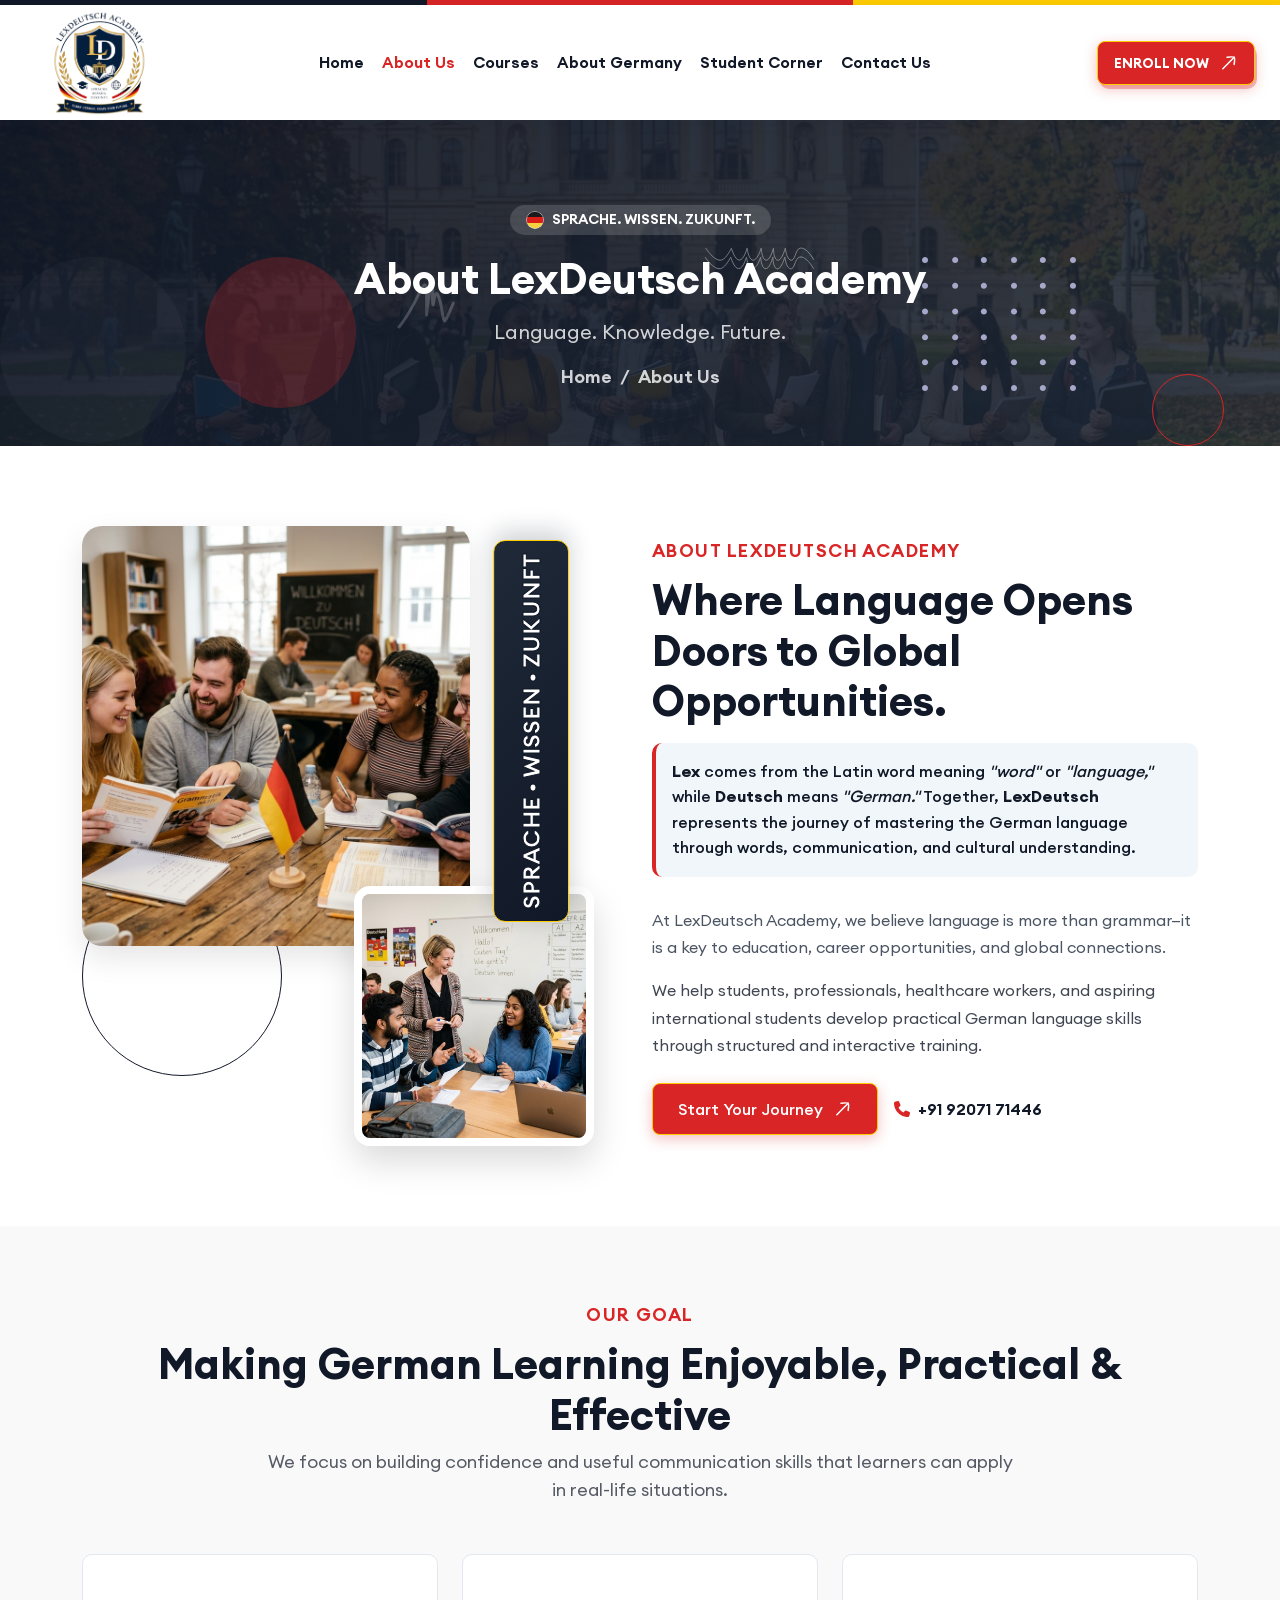
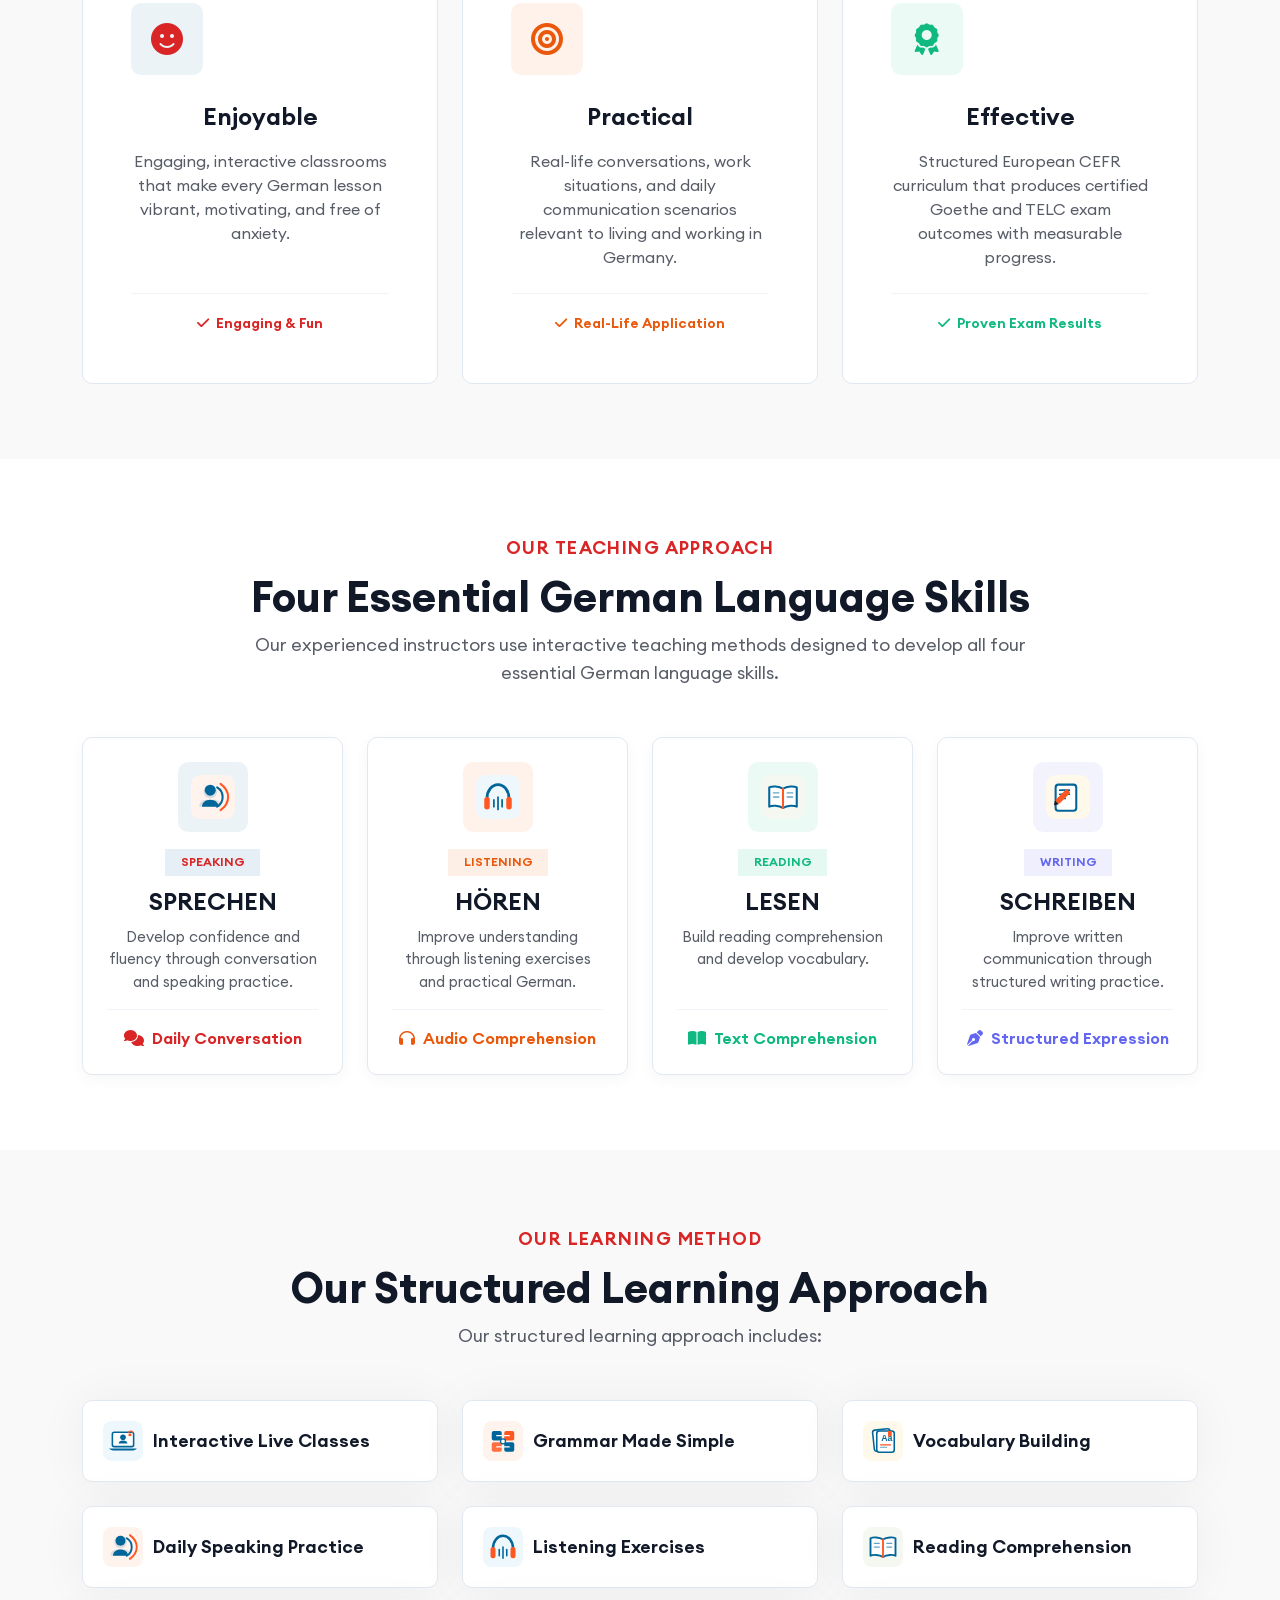
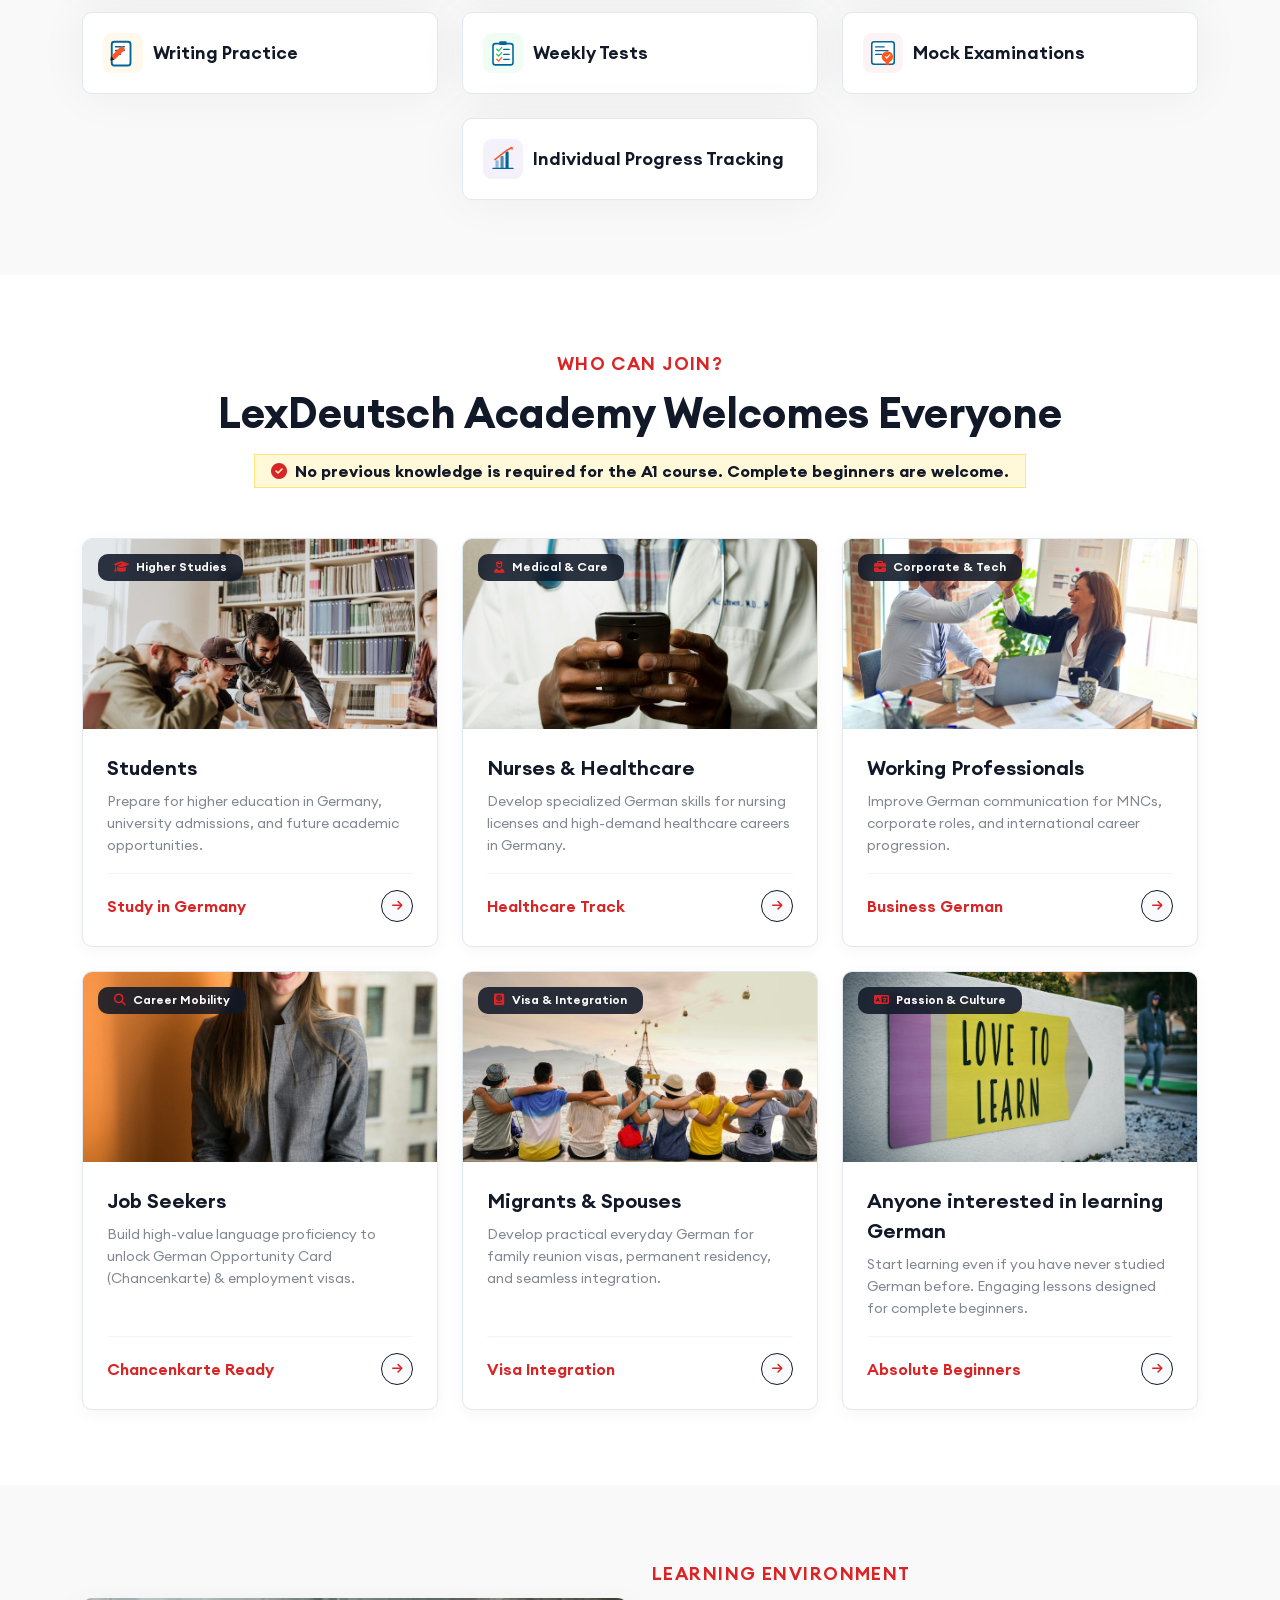
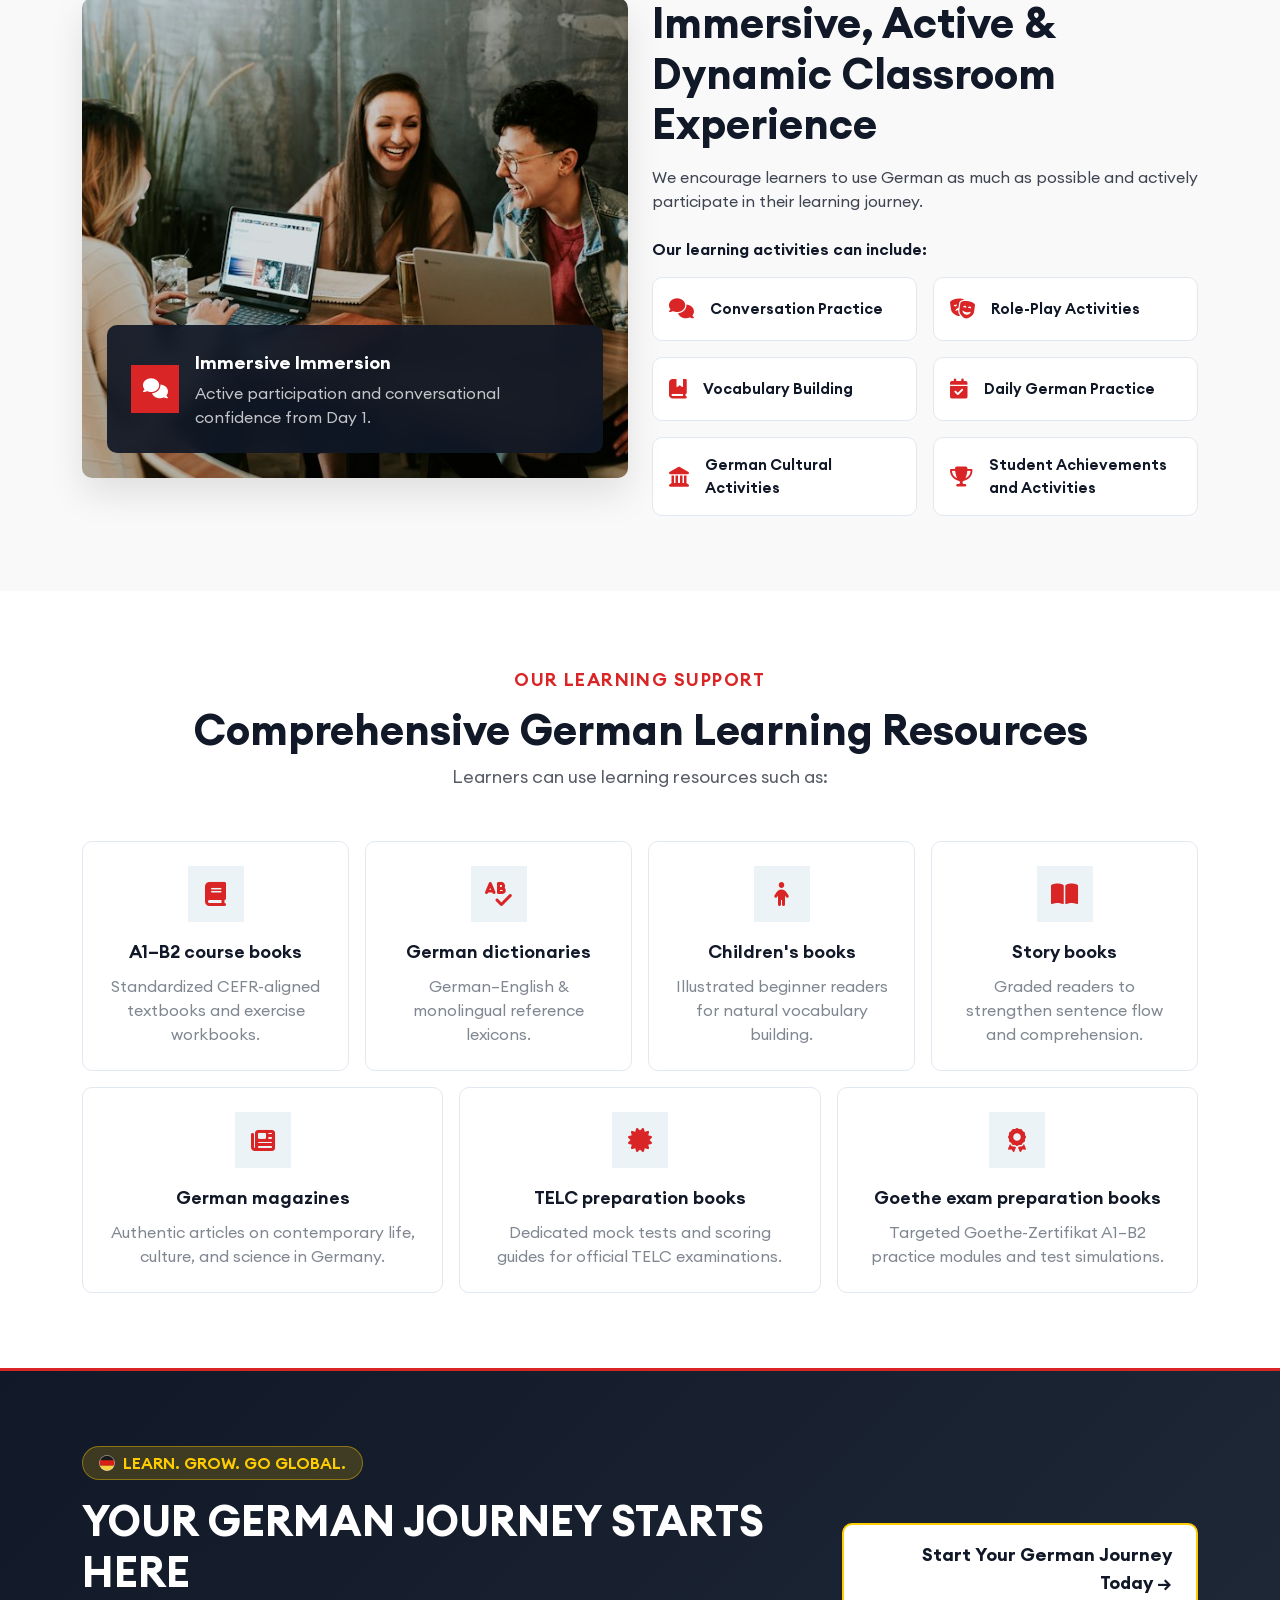
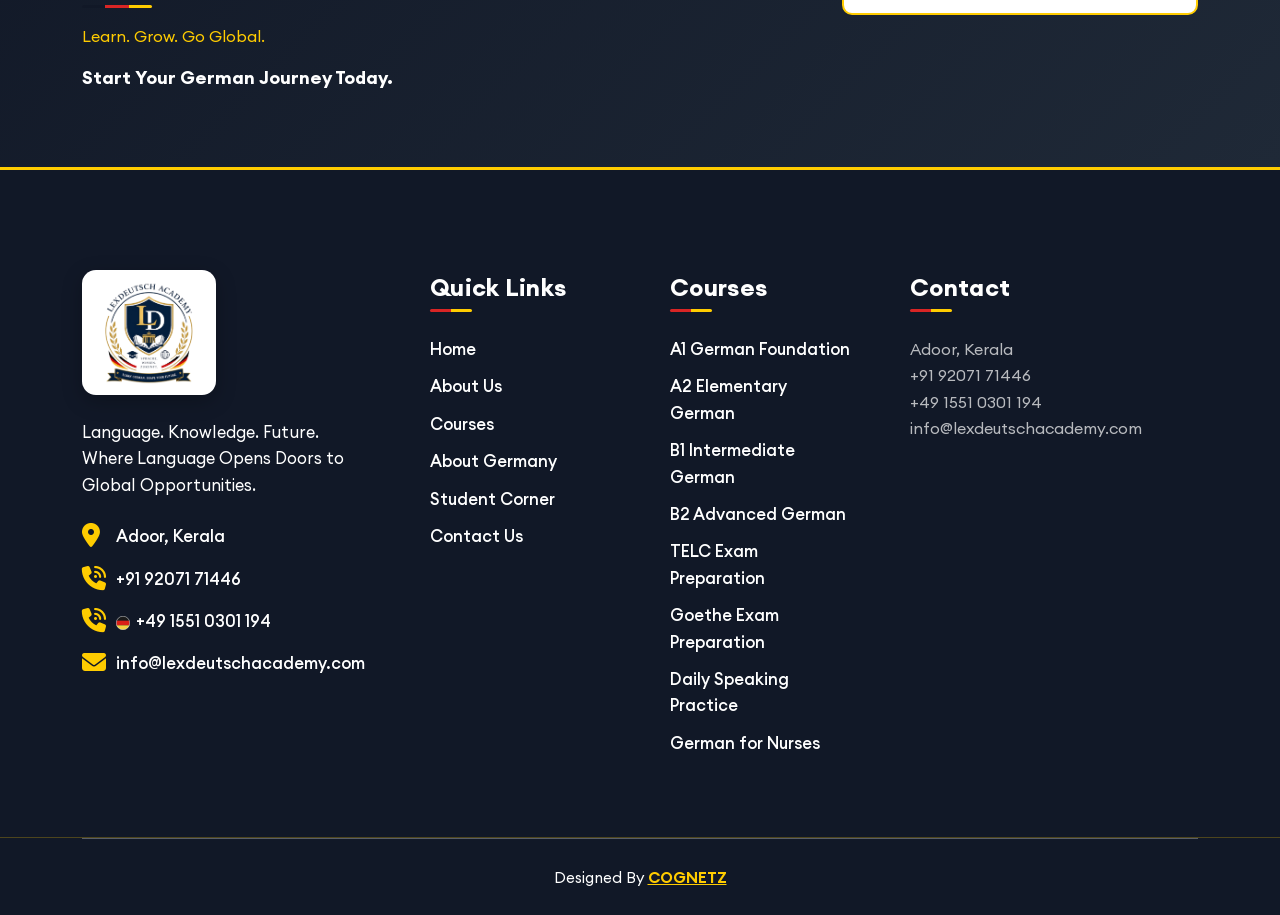
<file: about.html>
<!DOCTYPE html>
<html class="no-js" lang="en">
  <head>
    <!-- Meta Tags -->
    <meta charset="utf-8">
    <meta http-equiv="x-ua-compatible" content="ie=edge">
    <meta name="viewport" content="width=device-width, initial-scale=1">
    <meta name="author" content="LexDeutsch Academy">
    <!-- Favicon Icon -->
    <link rel="icon" type="image/png" href="assets/img/Lexdutch Logo.png">
    <!-- Site Title -->
    <title>About Us | LexDeutsch Academy — Language. Knowledge. Future.</title>
    <!-- CSS Files -->
    <link rel="stylesheet" href="assets/css/bootstrap.min.css">
    <link rel="stylesheet" href="assets/css/fontawesome.min.css">
    <link rel="stylesheet" href="assets/css/animate.css">
    <link rel="stylesheet" href="assets/css/jquery-ui.min.css">
    <link rel="stylesheet" href="assets/css/style.css">
    <style>
      .td_why_card {
        transition: transform 0.3s ease, box-shadow 0.3s ease;
      }
      .td_why_card:hover {
        transform: translateY(-6px);
        box-shadow: 0 16px 36px rgba(4, 31, 61, 0.08) !important;
      }
      .td_iconbox.td_style_3 {
        transition: transform 0.3s ease, border-color 0.3s ease, box-shadow 0.3s ease;
      }
      .td_iconbox.td_style_3:hover {
        border-color: #d92525 !important;
        box-shadow: 0 10px 28px rgba(217, 37, 37, 0.15) !important;
      }
      .td_iconbox.td_style_3:hover .td_iconbox_title {
        color: #d92525;
      }
      .td_goal_card {
        transition: transform 0.3s ease, box-shadow 0.3s ease, border-color 0.3s ease;
        border: 1px solid #e2e8f0;
      }
      .td_goal_card:hover {
        transform: translateY(-8px);
        box-shadow: 0 16px 32px rgba(17, 24, 39, 0.12) !important;
        border-color: #d92525 !important;
      }
      .td_skill_box {
        transition: transform 0.3s ease, box-shadow 0.3s ease, border-color 0.3s ease;
        border: 1px solid #e2e8f0;
      }
      .td_skill_box:hover {
        transform: translateY(-6px);
        box-shadow: 0 16px 36px rgba(17, 24, 39, 0.1) !important;
        border-color: #d92525 !important;
      }
      .td_skill_box:hover .td_skill_circle {
        transform: scale(1.08);
      }
      .td_skill_circle {
        transition: transform 0.3s ease;
      }
      .td_journey_card {
        transition: transform 0.35s ease, box-shadow 0.35s ease, border-color 0.35s ease;
      }
      .td_journey_card:hover {
        transform: translateY(-8px);
        box-shadow: 0 16px 36px rgba(17, 24, 39, 0.15) !important;
        border-color: #d92525 !important;
      }
      .td_journey_card:hover img {
        transform: scale(1.08);
      }
      .td_journey_card:hover .td_circle_btn {
        background: var(--accent-color) !important;
        color: #ffffff !important;
        transform: translateX(3px);
      }
      .td_journey_card .td_circle_btn {
        transition: all 0.3s ease;
      }
      .td_resource_card {
        transition: all 0.3s ease;
        border: 1px solid #e2e8f0;
      }
      .td_resource_card:hover {
        transform: translateY(-4px);
        box-shadow: 0 12px 28px rgba(217, 37, 37, 0.15) !important;
        border-color: #d92525 !important;
      }
      .td_about_hero {
        background: linear-gradient(135deg, rgba(17, 24, 39, 0.94) 0%, rgba(31, 41, 55, 0.88) 100%), url('assets/img/lexdeutsch/study_germany.jpg') center/cover no-repeat !important;
        position: relative;
      }
    </style>
  </head>
  <body class="td_theme_2">

    <!-- ==================== Scroll Top Button Start ==================== -->
    <div class="td_scrollup"><i class="fa-solid fa-arrow-up"></i></div>
    <!-- ==================== Scroll Top Button End ==================== -->

    <div class="td_flag_stripe"></div>
                <!-- ==================== Header Area Start ==================== -->
    <header class="td_site_header td_style_1 td_sticky_header td_medium td_heading_color">
      <div class="td_main_header">
        <div class="container">
          <div class="td_main_header_in">
            <!-- 1. Logo Only -->
            <div class="td_main_header_left">
              <a class="td_site_branding d-flex align-items-center" href="index.html" style="text-decoration:none;">
                <img src="assets/img/Lexdutch Logo.png" alt="LexDeutsch Academy Logo" class="td_header_logo_img">
              </a>
            </div>

            <!-- 2. Navigation Links Only -->
            <div class="td_main_header_center">
              <nav class="td_nav">
                <div class="td_nav_list_wrap">
                  <div class="td_nav_list_wrap_in">
                    <ul class="td_nav_list">
                      <li><a href="index.html">Home</a></li>
                      <li><a href="about.html" class="td_accent_color">About Us</a></li>
                      <li><a href="courses-grid-view.html">Courses</a></li>
                      <li><a href="about-germany.html">About Germany</a></li>
                      <li><a href="student-corner.html">Student Corner</a></li>
                      <li><a href="contact.html">Contact Us</a></li>
                    </ul>
                  </div>
                </div>
              </nav>
            </div>

            <!-- 3. Enroll Now Button Only -->
            <div class="td_main_header_right">
              <a href="contact.html#enquiry-form" class="td_btn td_style_1 td_radius_10 td_medium td_with_shadow">
                <span class="td_btn_in td_white_color td_accent_bg">
                  <span>ENROLL NOW</span>
                  <svg width="19" height="20" viewBox="0 0 19 20" fill="none" xmlns="http://www.w3.org/2000/svg">
                    <path d="M15.1575 4.34302L3.84375 15.6567" stroke="currentColor" stroke-width="1.5" stroke-linecap="round" stroke-linejoin="round"/>
                    <path d="M15.157 11.4142C15.157 11.4142 16.0887 5.2748 15.157 4.34311C14.2253 3.41142 8.08594 4.34314 8.08594 4.34314" stroke="currentColor" stroke-width="1.5" stroke-linecap="round" stroke-linejoin="round"/>
                  </svg> 
                </span>             
              </a>
              <button class="td_mobile_menu_btn d-xl-none" type="button" aria-label="Toggle Navigation">
                <i class="fa-solid fa-bars"></i>
              </button>
            </div>
          </div>
        </div>
      </div>
      <!-- Mobile Drawer -->
      <div class="td_mobile_drawer d-xl-none">
        <ul class="td_mobile_nav_list">
          <li><a href="index.html">Home</a></li>
          <li><a href="about.html" class="td_accent_color">About Us</a></li>
          <li><a href="courses-grid-view.html">Courses</a></li>
          <li><a href="about-germany.html">About Germany</a></li>
          <li><a href="student-corner.html">Student Corner</a></li>
          <li><a href="contact.html">Contact Us</a></li>
        </ul>
        <div class="pt-3 border-top">
          <p class="td_fs_14 td_bold text-muted mb-2 text-uppercase">German Courses</p>
          <div class="d-flex flex-wrap gap-2 mb-3">
            <a href="courses-grid-view.html#levels" class="badge bg-light text-dark border p-2 text-decoration-none">A1 Foundation</a>
            <a href="courses-grid-view.html#levels" class="badge bg-light text-dark border p-2 text-decoration-none">A2 Elementary</a>
            <a href="courses-grid-view.html#levels" class="badge bg-light text-dark border p-2 text-decoration-none">B1 Intermediate</a>
            <a href="courses-grid-view.html#levels" class="badge bg-light text-dark border p-2 text-decoration-none">B2 Advanced</a>
          </div>
          <div class="mb-3">
            <a href="tel:+919207171446" class="text-decoration-none td_heading_color td_bold d-flex align-items-center gap-2">
              <i class="fa-solid fa-phone td_accent_color"></i> +91 92071 71446
            </a>
          </div>
          <a href="contact.html#enquiry-form" class="btn btn-primary w-100 py-2 fw-bold text-white" style="background:#d92525; border: 1.5px solid #ffcc00;">ENROLL NOW</a>
        </div>
      </div>
    </header>
    <!-- ==================== Header Area End ==================== -->

    <!-- ==================== Page Heading & Breadcrumb Area Start ==================== -->
    <section class="td_page_heading td_about_hero td_center td_bg_filed text-center td_hobble">
      <div class="container">
        <div class="td_page_heading_in">
          <div class="d-inline-flex align-items-center gap-2 td_fs_14 text-uppercase td_semibold mb-3 px-3 py-1" style="background: rgba(255,255,255,0.15); border-radius: 20px; color: #fff;">
            <img src="assets/img/flags/germany-round.svg" alt="Germany" style="width: 18px; height: 18px; border-radius: 50%;">
            <span>SPRACHE. WISSEN. ZUKUNFT.</span>
          </div>
          <h1 class="td_white_color td_fs_48 td_mb_10">About LexDeutsch Academy</h1>
          <p class="td_white_color td_opacity_8 td_fs_20 mb-3">Language. Knowledge. Future.</p>
          <ol class="breadcrumb m-0 td_fs_18 td_opacity_8 td_semibold td_white_color justify-content-center">
            <li class="breadcrumb-item"><a href="index.html">Home</a></li>
            <li class="breadcrumb-item active text-white">About Us</li>
          </ol>
        </div>
      </div>
      <div class="td_page_heading_shape_1 position-absolute td_hover_layer_3"></div>
      <div class="td_page_heading_shape_2 position-absolute td_hover_layer_5"></div>
      <div class="td_page_heading_shape_3 position-absolute"><img src="assets/img/others/page_heading_shape_3.svg" alt="Decorative shape 3"></div>
      <div class="td_page_heading_shape_4 position-absolute"><img src="assets/img/others/page_heading_shape_4.svg" alt="Decorative shape 4"></div>
      <div class="td_page_heading_shape_5 position-absolute"><img src="assets/img/others/page_heading_shape_5.svg" alt="Decorative shape 5"></div>
      <div class="td_page_heading_shape_6 position-absolute td_hover_layer_3"></div>
    </section>
    <!-- ==================== Page Heading & Breadcrumb Area End ==================== -->

    <!-- ==================== 1. ABOUT LEXDEUTSCH ACADEMY ==================== -->
    <section>
      <div class="td_height_120 td_height_lg_80"></div>
      <div class="td_about td_style_1">
        <div class="container">
          <div class="row align-items-center td_gap_y_40">
            <div class="col-lg-6 wow fadeInLeft" data-wow-duration="1s" data-wow-delay="0.25s">
              <div class="td_about_thumb_wrap">
                <div class="td_about_year text-uppercase td_fs_24 td_bold" style="background: linear-gradient(135deg, #111827 0%, #1f2937 100%); color:#fff; border: 1.5px solid #ffcc00; border-radius: 12px; padding: 12px 20px; box-shadow: 0 8px 24px rgba(17,24,39,0.2);">
                  SPRACHE &bull; WISSEN &bull; ZUKUNFT
                </div>
                <div class="td_about_thumb_1">
                  <img src="assets/img/lexdeutsch/german_students.jpg" alt="LexDeutsch Academy Classroom" style="width: 100%; height: 420px; object-fit: cover; border-radius: 20px; box-shadow: 0 12px 30px rgba(0,0,0,0.1);">
                </div>
                <div class="td_about_thumb_2">
                  <img src="assets/img/lexdeutsch/german_class.jpg" alt="German Interactive Training" style="width: 240px; height: 260px; object-fit: cover; border: 8px solid #fff; border-radius: 16px; box-shadow: 0 15px 35px rgba(0,0,0,0.15);">
                </div>
                <div class="td_circle_shape"></div>
              </div>
            </div>
            <div class="col-lg-6 wow fadeInUp" data-wow-duration="1s" data-wow-delay="0.3s">
              <div class="td_section_heading td_style_1 td_mb_30">
                <p class="td_section_subtitle_up td_fs_18 td_semibold td_spacing_1 td_mb_10 text-uppercase td_accent_color">About LexDeutsch Academy</p>
                <h2 class="td_section_title td_fs_44 mb-3">Where Language Opens Doors to Global Opportunities.</h2>
                <div class="p-3 td_radius_10 td_mb_20" style="background: rgba(0, 102, 153, 0.06); border-left: 4px solid var(--accent-color);">
                  <p class="td_fs_16 td_heading_color td_medium mb-0" style="line-height: 1.6;">
                    <strong>Lex</strong> comes from the Latin word meaning <em>"word"</em> or <em>"language,"</em> while <strong>Deutsch</strong> means <em>"German."</em> Together, <strong>LexDeutsch</strong> represents the journey of mastering the German language through words, communication, and cultural understanding.
                  </p>
                </div>
                <p class="td_section_subtitle td_fs_17 mb-3" style="line-height: 1.7;">
                  At LexDeutsch Academy, we believe language is more than grammar—it is a key to education, career opportunities, and global connections.
                </p>
                <p class="td_fs_16 td_heading_color td_opacity_8 mb-0" style="line-height: 1.7;">
                  We help students, professionals, healthcare workers, and aspiring international students develop practical German language skills through structured and interactive training.
                </p>
              </div>

              <div class="d-flex align-items-center gap-3 flex-wrap">
                <a class="td_btn td_style_1 td_radius_10 td_medium" href="contact.html">
                  <span class="td_btn_in td_white_color td_accent_bg">
                    <span>Start Your Journey</span>
                    <svg width="19" height="20" viewBox="0 0 19 20" fill="none" xmlns="http://www.w3.org/2000/svg">
                      <path d="M15.1575 4.34302L3.84375 15.6567" stroke="currentColor" stroke-width="1.5" stroke-linecap="round" stroke-linejoin="round"></path>
                      <path d="M15.157 11.4142C15.157 11.4142 16.0887 5.2748 15.157 4.34311C14.2253 3.41142 8.08594 4.34314 8.08594 4.34314" stroke="currentColor" stroke-width="1.5" stroke-linecap="round" stroke-linejoin="round"></path>
                    </svg>
                  </span>
                </a>
                <a href="tel:+919207171446" class="d-inline-flex align-items-center gap-2 td_fs_16 td_semibold td_heading_color text-decoration-none">
                  <i class="fa-solid fa-phone td_accent_color"></i>
                  <span>+91 92071 71446</span>
                </a>
              </div>
            </div>
          </div>
        </div>
      </div>
      <div class="td_height_120 td_height_lg_80"></div>
    </section>
    <!-- ==================== About Us Area End ==================== -->

    <!-- ==================== 2. OUR GOAL ==================== -->
    <section class="td_gray_bg_5 position-relative">
      <div class="td_height_112 td_height_lg_75"></div>
      <div class="container">
        <div class="td_section_heading td_style_1 text-center wow fadeInUp" data-wow-duration="1s" data-wow-delay="0.2s">
          <p class="td_section_subtitle_up td_fs_18 td_semibold td_spacing_1 td_mb_10 text-uppercase td_accent_color">Our Goal</p>
          <h2 class="td_section_title td_fs_44 mb-2">Making German Learning Enjoyable, Practical &amp; Effective</h2>
          <p class="td_section_subtitle td_fs_18 td_heading_color td_opacity_7 mb-0" style="max-width: 760px; margin: 0 auto;">
            We focus on building confidence and useful communication skills that learners can apply in real-life situations.
          </p>
        </div>
        <div class="td_height_50 td_height_lg_40"></div>
        <div class="row g-4 justify-content-center">
          <!-- Goal 1: Enjoyable -->
          <div class="col-lg-4 col-md-6 wow fadeInUp" data-wow-duration="1s" data-wow-delay="0.2s">
            <div class="td_white_bg td_radius_10 p-4 p-md-5 h-100 td_goal_card text-center d-flex flex-column align-items-center justify-content-between">
              <div>
                <div class="td_center td_radius_10 mb-4" style="width: 72px; height: 72px; background: rgba(0, 102, 153, 0.08); color: var(--accent-color); font-size: 32px;">
                  <i class="fa-solid fa-face-smile"></i>
                </div>
                <h3 class="td_fs_24 td_semibold mb-3">Enjoyable</h3>
                <p class="td_fs_16 td_heading_color td_opacity_7 mb-0">Engaging, interactive classrooms that make every German lesson vibrant, motivating, and free of anxiety.</p>
              </div>
              <div class="mt-4 pt-3 border-top w-100" style="border-color: #f1f5f9 !important;">
                <span class="td_fs_14 td_semibold td_accent_color"><i class="fa-solid fa-check me-1"></i> Engaging &amp; Fun</span>
              </div>
            </div>
          </div>
          <!-- Goal 2: Practical -->
          <div class="col-lg-4 col-md-6 wow fadeInUp" data-wow-duration="1s" data-wow-delay="0.3s">
            <div class="td_white_bg td_radius_10 p-4 p-md-5 h-100 td_goal_card text-center d-flex flex-column align-items-center justify-content-between">
              <div>
                <div class="td_center td_radius_10 mb-4" style="width: 72px; height: 72px; background: rgba(234, 88, 12, 0.08); color: #ea580c; font-size: 32px;">
                  <i class="fa-solid fa-bullseye"></i>
                </div>
                <h3 class="td_fs_24 td_semibold mb-3">Practical</h3>
                <p class="td_fs_16 td_heading_color td_opacity_7 mb-0">Real-life conversations, work situations, and daily communication scenarios relevant to living and working in Germany.</p>
              </div>
              <div class="mt-4 pt-3 border-top w-100" style="border-color: #f1f5f9 !important;">
                <span class="td_fs_14 td_semibold" style="color: #ea580c;"><i class="fa-solid fa-check me-1"></i> Real-Life Application</span>
              </div>
            </div>
          </div>
          <!-- Goal 3: Effective -->
          <div class="col-lg-4 col-md-6 wow fadeInUp" data-wow-duration="1s" data-wow-delay="0.4s">
            <div class="td_white_bg td_radius_10 p-4 p-md-5 h-100 td_goal_card text-center d-flex flex-column align-items-center justify-content-between">
              <div>
                <div class="td_center td_radius_10 mb-4" style="width: 72px; height: 72px; background: rgba(16, 185, 129, 0.08); color: #10b981; font-size: 32px;">
                  <i class="fa-solid fa-award"></i>
                </div>
                <h3 class="td_fs_24 td_semibold mb-3">Effective</h3>
                <p class="td_fs_16 td_heading_color td_opacity_7 mb-0">Structured European CEFR curriculum that produces certified Goethe and TELC exam outcomes with measurable progress.</p>
              </div>
              <div class="mt-4 pt-3 border-top w-100" style="border-color: #f1f5f9 !important;">
                <span class="td_fs_14 td_semibold" style="color: #10b981;"><i class="fa-solid fa-check me-1"></i> Proven Exam Results</span>
              </div>
            </div>
          </div>
        </div>
      </div>
      <div class="td_height_112 td_height_lg_75"></div>
    </section>
    <!-- ==================== Our Goal Area End ==================== -->

    <!-- ==================== 3. OUR TEACHING APPROACH (4 SKILLS) ==================== -->
    <section class="td_white_bg position-relative">
      <div class="td_height_112 td_height_lg_75"></div>
      <div class="container">
        <div class="td_section_heading td_style_1 text-center wow fadeInUp" data-wow-duration="1s" data-wow-delay="0.2s">
          <p class="td_section_subtitle_up td_fs_18 td_semibold td_spacing_1 td_mb_10 text-uppercase td_accent_color">Our Teaching Approach</p>
          <h2 class="td_section_title td_fs_44 mb-2">Four Essential German Language Skills</h2>
          <p class="td_section_subtitle td_fs_18 td_heading_color td_opacity_7 mb-0" style="max-width: 800px; margin: 0 auto;">
            Our experienced instructors use interactive teaching methods designed to develop all four essential German language skills.
          </p>
        </div>
        <div class="td_height_50 td_height_lg_40"></div>
        <div class="row g-4">
          <!-- Skill 1: SPRECHEN -->
          <div class="col-lg-3 col-sm-6 wow fadeInUp" data-wow-duration="1s" data-wow-delay="0.2s">
            <div class="td_white_bg td_radius_10 p-4 h-100 td_skill_box d-flex flex-column justify-content-between text-center" style="box-shadow: 0 4px 16px rgba(0,0,0,0.04);">
              <div>
                <div class="td_skill_circle td_center td_radius_10 mx-auto mb-3" style="width: 70px; height: 70px; background: rgba(0, 102, 153, 0.08);">
                  <img src="assets/img/icons/skill_sprechen.svg" alt="Sprechen - Speaking" style="width: 44px; height: 44px;">
                </div>
                <span class="d-inline-block td_fs_12 text-uppercase td_semibold px-3 py-1 mb-2 td_radius_8" style="background: rgba(0, 102, 153, 0.1); color: var(--accent-color);">Speaking</span>
                <h3 class="td_fs_24 td_semibold mb-2">SPRECHEN</h3>
                <p class="td_fs_15 td_heading_color td_opacity_7 mb-0">Develop confidence and fluency through conversation and speaking practice.</p>
              </div>
              <div class="pt-3 mt-3 border-top" style="border-color: #f1f5f9 !important;">
                <span class="td_fs_13 td_semibold td_accent_color"><i class="fa-solid fa-comments me-1"></i> Daily Conversation</span>
              </div>
            </div>
          </div>

          <!-- Skill 2: HÖREN -->
          <div class="col-lg-3 col-sm-6 wow fadeInUp" data-wow-duration="1s" data-wow-delay="0.3s">
            <div class="td_white_bg td_radius_10 p-4 h-100 td_skill_box d-flex flex-column justify-content-between text-center" style="box-shadow: 0 4px 16px rgba(0,0,0,0.04);">
              <div>
                <div class="td_skill_circle td_center td_radius_10 mx-auto mb-3" style="width: 70px; height: 70px; background: rgba(234, 88, 12, 0.08);">
                  <img src="assets/img/icons/skill_hoeren.svg" alt="Hören - Listening" style="width: 44px; height: 44px;">
                </div>
                <span class="d-inline-block td_fs_12 text-uppercase td_semibold px-3 py-1 mb-2 td_radius_8" style="background: rgba(234, 88, 12, 0.1); color: #ea580c;">Listening</span>
                <h3 class="td_fs_24 td_semibold mb-2">HÖREN</h3>
                <p class="td_fs_15 td_heading_color td_opacity_7 mb-0">Improve understanding through listening exercises and practical German.</p>
              </div>
              <div class="pt-3 mt-3 border-top" style="border-color: #f1f5f9 !important;">
                <span class="td_fs_13 td_semibold" style="color: #ea580c;"><i class="fa-solid fa-headphones me-1"></i> Audio Comprehension</span>
              </div>
            </div>
          </div>

          <!-- Skill 3: LESEN -->
          <div class="col-lg-3 col-sm-6 wow fadeInUp" data-wow-duration="1s" data-wow-delay="0.4s">
            <div class="td_white_bg td_radius_10 p-4 h-100 td_skill_box d-flex flex-column justify-content-between text-center" style="box-shadow: 0 4px 16px rgba(0,0,0,0.04);">
              <div>
                <div class="td_skill_circle td_center td_radius_10 mx-auto mb-3" style="width: 70px; height: 70px; background: rgba(16, 185, 129, 0.08);">
                  <img src="assets/img/icons/skill_lesen.svg" alt="Lesen - Reading" style="width: 44px; height: 44px;">
                </div>
                <span class="d-inline-block td_fs_12 text-uppercase td_semibold px-3 py-1 mb-2 td_radius_8" style="background: rgba(16, 185, 129, 0.1); color: #10b981;">Reading</span>
                <h3 class="td_fs_24 td_semibold mb-2">LESEN</h3>
                <p class="td_fs_15 td_heading_color td_opacity_7 mb-0">Build reading comprehension and develop vocabulary.</p>
              </div>
              <div class="pt-3 mt-3 border-top" style="border-color: #f1f5f9 !important;">
                <span class="td_fs_13 td_semibold" style="color: #10b981;"><i class="fa-solid fa-book-open me-1"></i> Text Comprehension</span>
              </div>
            </div>
          </div>

          <!-- Skill 4: SCHREIBEN -->
          <div class="col-lg-3 col-sm-6 wow fadeInUp" data-wow-duration="1s" data-wow-delay="0.5s">
            <div class="td_white_bg td_radius_10 p-4 h-100 td_skill_box d-flex flex-column justify-content-between text-center" style="box-shadow: 0 4px 16px rgba(0,0,0,0.04);">
              <div>
                <div class="td_skill_circle td_center td_radius_10 mx-auto mb-3" style="width: 70px; height: 70px; background: rgba(99, 102, 241, 0.08);">
                  <img src="assets/img/icons/skill_schreiben.svg" alt="Schreiben - Writing" style="width: 44px; height: 44px;">
                </div>
                <span class="d-inline-block td_fs_12 text-uppercase td_semibold px-3 py-1 mb-2 td_radius_8" style="background: rgba(99, 102, 241, 0.1); color: #6366f1;">Writing</span>
                <h3 class="td_fs_24 td_semibold mb-2">SCHREIBEN</h3>
                <p class="td_fs_15 td_heading_color td_opacity_7 mb-0">Improve written communication through structured writing practice.</p>
              </div>
              <div class="pt-3 mt-3 border-top" style="border-color: #f1f5f9 !important;">
                <span class="td_fs_13 td_semibold" style="color: #6366f1;"><i class="fa-solid fa-pen-nib me-1"></i> Structured Expression</span>
              </div>
            </div>
          </div>
        </div>
      </div>
      <div class="td_height_112 td_height_lg_75"></div>
    </section>
    <!-- ==================== Teaching Approach Area End ==================== -->

    <!-- ==================== 4. OUR LEARNING METHOD (10 ELEMENTS) ==================== -->
    <section class="td_gray_bg_5 position-relative" id="learning-method">
      <div class="td_height_112 td_height_lg_75"></div>
      <div class="container position-relative" style="z-index: 2;">
        <div class="td_section_heading td_style_1 text-center wow fadeInUp" data-wow-duration="1s" data-wow-delay="0.2s">
          <p class="td_section_subtitle_up td_fs_18 td_semibold td_spacing_1 td_mb_10 text-uppercase td_accent_color">Our Learning Method</p>
          <h2 class="td_section_title td_fs_44 mb-2">Our Structured Learning Approach</h2>
          <p class="td_section_subtitle td_fs_18 td_heading_color td_opacity_7 mb-0" style="max-width: 800px; margin: 0 auto;">Our structured learning approach includes:</p>
        </div>
        <div class="td_height_50 td_height_lg_40"></div>
        <div class="row td_gap_y_24 justify-content-center">
          <div class="col-xxl-3 col-lg-4 col-md-6 wow fadeInUp" data-wow-duration="1s" data-wow-delay="0.2s">
            <div class="td_iconbox td_style_3 td_fs_18 td_semibold td_radius_10 td_white_bg td_heading_color" style="border: 1px solid #e2e8f0;">
              <span class="td_iconbox_icon"><img src="assets/img/icons/method_live_classes.svg" alt="Interactive Live Classes"></span>
              <span class="td_iconbox_title">Interactive Live Classes</span>
            </div>
          </div>
          <div class="col-xxl-3 col-lg-4 col-md-6 wow fadeInUp" data-wow-duration="1s" data-wow-delay="0.25s">
            <div class="td_iconbox td_style_3 td_fs_18 td_semibold td_radius_10 td_white_bg td_heading_color" style="border: 1px solid #e2e8f0;">
              <span class="td_iconbox_icon"><img src="assets/img/icons/method_grammar.svg" alt="Grammar Made Simple"></span>
              <span class="td_iconbox_title">Grammar Made Simple</span>
            </div>
          </div>
          <div class="col-xxl-3 col-lg-4 col-md-6 wow fadeInUp" data-wow-duration="1s" data-wow-delay="0.3s">
            <div class="td_iconbox td_style_3 td_fs_18 td_semibold td_radius_10 td_white_bg td_heading_color" style="border: 1px solid #e2e8f0;">
              <span class="td_iconbox_icon"><img src="assets/img/icons/method_vocabulary.svg" alt="Vocabulary Building"></span>
              <span class="td_iconbox_title">Vocabulary Building</span>
            </div>
          </div>
          <div class="col-xxl-3 col-lg-4 col-md-6 wow fadeInUp" data-wow-duration="1s" data-wow-delay="0.35s">
            <div class="td_iconbox td_style_3 td_fs_18 td_semibold td_radius_10 td_white_bg td_heading_color" style="border: 1px solid #e2e8f0;">
              <span class="td_iconbox_icon"><img src="assets/img/icons/skill_sprechen.svg" alt="Daily Speaking Practice"></span>
              <span class="td_iconbox_title">Daily Speaking Practice</span>
            </div>
          </div>
          <div class="col-xxl-3 col-lg-4 col-md-6 wow fadeInUp" data-wow-duration="1s" data-wow-delay="0.4s">
            <div class="td_iconbox td_style_3 td_fs_18 td_semibold td_radius_10 td_white_bg td_heading_color" style="border: 1px solid #e2e8f0;">
              <span class="td_iconbox_icon"><img src="assets/img/icons/skill_hoeren.svg" alt="Listening Exercises"></span>
              <span class="td_iconbox_title">Listening Exercises</span>
            </div>
          </div>
          <div class="col-xxl-3 col-lg-4 col-md-6 wow fadeInUp" data-wow-duration="1s" data-wow-delay="0.45s">
            <div class="td_iconbox td_style_3 td_fs_18 td_semibold td_radius_10 td_white_bg td_heading_color" style="border: 1px solid #e2e8f0;">
              <span class="td_iconbox_icon"><img src="assets/img/icons/skill_lesen.svg" alt="Reading Comprehension"></span>
              <span class="td_iconbox_title">Reading Comprehension</span>
            </div>
          </div>
          <div class="col-xxl-3 col-lg-4 col-md-6 wow fadeInUp" data-wow-duration="1s" data-wow-delay="0.5s">
            <div class="td_iconbox td_style_3 td_fs_18 td_semibold td_radius_10 td_white_bg td_heading_color" style="border: 1px solid #e2e8f0;">
              <span class="td_iconbox_icon"><img src="assets/img/icons/skill_schreiben.svg" alt="Writing Practice"></span>
              <span class="td_iconbox_title">Writing Practice</span>
            </div>
          </div>
          <div class="col-xxl-3 col-lg-4 col-md-6 wow fadeInUp" data-wow-duration="1s" data-wow-delay="0.55s">
            <div class="td_iconbox td_style_3 td_fs_18 td_semibold td_radius_10 td_white_bg td_heading_color" style="border: 1px solid #e2e8f0;">
              <span class="td_iconbox_icon"><img src="assets/img/icons/method_weekly_tests.svg" alt="Weekly Tests"></span>
              <span class="td_iconbox_title">Weekly Tests</span>
            </div>
          </div>
          <div class="col-xxl-3 col-lg-4 col-md-6 wow fadeInUp" data-wow-duration="1s" data-wow-delay="0.6s">
            <div class="td_iconbox td_style_3 td_fs_18 td_semibold td_radius_10 td_white_bg td_heading_color" style="border: 1px solid #e2e8f0;">
              <span class="td_iconbox_icon"><img src="assets/img/icons/method_mock_exams.svg" alt="Mock Examinations"></span>
              <span class="td_iconbox_title">Mock Examinations</span>
            </div>
          </div>
          <div class="col-xxl-3 col-lg-4 col-md-6 wow fadeInUp" data-wow-duration="1s" data-wow-delay="0.65s">
            <div class="td_iconbox td_style_3 td_fs_18 td_semibold td_radius_10 td_white_bg td_heading_color" style="border: 1px solid #e2e8f0;">
              <span class="td_iconbox_icon"><img src="assets/img/icons/method_progress_tracking.svg" alt="Individual Progress Tracking"></span>
              <span class="td_iconbox_title">Individual Progress Tracking</span>
            </div>
          </div>
        </div>
      </div>
      <div class="td_height_112 td_height_lg_75"></div>
    </section>
    <!-- ==================== Learning Method Area End ==================== -->

    <!-- ==================== 5. WHO CAN JOIN? ==================== -->
    <section class="td_white_bg position-relative">
      <div class="td_height_112 td_height_lg_75"></div>
      <div class="container">
        <div class="td_section_heading td_style_1 text-center wow fadeInUp" data-wow-duration="1s" data-wow-delay="0.2s">
          <p class="td_section_subtitle_up td_fs_18 td_semibold td_spacing_1 td_mb_10 text-uppercase td_accent_color">Who Can Join?</p>
          <h2 class="td_section_title td_fs_44 mb-2">LexDeutsch Academy Welcomes Everyone</h2>
          <div class="d-inline-flex align-items-center gap-2 px-3 py-1 mt-2 mb-0 td_radius_8" style="background: rgba(255, 204, 0, 0.15); color: #111827; font-weight: 700; border: 1px solid rgba(255, 204, 0, 0.45);">
            <i class="fa-solid fa-circle-check" style="color: #d92525;"></i>
            <span>No previous knowledge is required for the A1 course. Complete beginners are welcome.</span>
          </div>
        </div>
        <div class="td_height_50 td_height_lg_40"></div>
        <div class="row g-4">
          <!-- 1. Students -->
          <div class="col-lg-4 col-md-6 wow fadeInUp" data-wow-duration="1s" data-wow-delay="0.2s">
            <div class="td_journey_card td_white_bg td_radius_10 overflow-hidden h-100 d-flex flex-column" style="border: 1px solid #e2e8f0; box-shadow: 0 4px 16px rgba(0,0,0,0.04);">
              <div class="position-relative overflow-hidden" style="height: 190px;">
                <img src="assets/img/lexdeutsch/journey_students.jpg" alt="Students" style="width: 100%; height: 100%; object-fit: cover;">
                <span class="position-absolute td_fs_12 td_semibold px-3 py-1 td_radius_10 td_white_color" style="top: 15px; left: 15px; background: rgba(17, 24, 39, 0.88); backdrop-filter: blur(4px);">
                  <i class="fa-solid fa-graduation-cap me-1 td_accent_color"></i> Higher Studies
                </span>
              </div>
              <div class="p-4 d-flex flex-column flex-grow-1 justify-content-between">
                <div>
                  <h4 class="td_fs_20 td_semibold mb-2">Students</h4>
                  <p class="td_fs_14 td_opacity_7 mb-0">Prepare for higher education in Germany, university admissions, and future academic opportunities.</p>
                </div>
                <div class="pt-3 mt-3 d-flex align-items-center justify-content-between border-top" style="border-color: #f1f5f9 !important;">
                  <span class="td_fs_13 td_semibold td_accent_color">Study in Germany</span>
                  <a href="courses-grid-view.html" class="td_circle_btn" style="width: 32px; height: 32px; border-radius: 50%; background: #f8fafc; display: inline-flex; align-items: center; justify-content: center; color: var(--accent-color);">
                    <i class="fa-solid fa-arrow-right td_fs_12"></i>
                  </a>
                </div>
              </div>
            </div>
          </div>

          <!-- 2. Nurses & Healthcare -->
          <div class="col-lg-4 col-md-6 wow fadeInUp" data-wow-duration="1s" data-wow-delay="0.25s">
            <div class="td_journey_card td_white_bg td_radius_10 overflow-hidden h-100 d-flex flex-column" style="border: 1px solid #e2e8f0; box-shadow: 0 4px 16px rgba(0,0,0,0.04);">
              <div class="position-relative overflow-hidden" style="height: 190px;">
                <img src="assets/img/lexdeutsch/journey_healthcare.jpg" alt="Nurses & Healthcare" style="width: 100%; height: 100%; object-fit: cover;">
                <span class="position-absolute td_fs_12 td_semibold px-3 py-1 td_radius_10 td_white_color" style="top: 15px; left: 15px; background: rgba(17, 24, 39, 0.88); backdrop-filter: blur(4px);">
                  <i class="fa-solid fa-user-nurse me-1 td_accent_color"></i> Medical &amp; Care
                </span>
              </div>
              <div class="p-4 d-flex flex-column flex-grow-1 justify-content-between">
                <div>
                  <h4 class="td_fs_20 td_semibold mb-2">Nurses &amp; Healthcare</h4>
                  <p class="td_fs_14 td_opacity_7 mb-0">Develop specialized German skills for nursing licenses and high-demand healthcare careers in Germany.</p>
                </div>
                <div class="pt-3 mt-3 d-flex align-items-center justify-content-between border-top" style="border-color: #f1f5f9 !important;">
                  <span class="td_fs_13 td_semibold td_accent_color">Healthcare Track</span>
                  <a href="courses-grid-view.html#specialized" class="td_circle_btn" style="width: 32px; height: 32px; border-radius: 50%; background: #f8fafc; display: inline-flex; align-items: center; justify-content: center; color: var(--accent-color);">
                    <i class="fa-solid fa-arrow-right td_fs_12"></i>
                  </a>
                </div>
              </div>
            </div>
          </div>

          <!-- 3. Working Professionals -->
          <div class="col-lg-4 col-md-6 wow fadeInUp" data-wow-duration="1s" data-wow-delay="0.3s">
            <div class="td_journey_card td_white_bg td_radius_10 overflow-hidden h-100 d-flex flex-column" style="border: 1px solid #e2e8f0; box-shadow: 0 4px 16px rgba(0,0,0,0.04);">
              <div class="position-relative overflow-hidden" style="height: 190px;">
                <img src="assets/img/lexdeutsch/journey_professionals.jpg" alt="Working Professionals" style="width: 100%; height: 100%; object-fit: cover;">
                <span class="position-absolute td_fs_12 td_semibold px-3 py-1 td_radius_10 td_white_color" style="top: 15px; left: 15px; background: rgba(17, 24, 39, 0.88); backdrop-filter: blur(4px);">
                  <i class="fa-solid fa-briefcase me-1 td_accent_color"></i> Corporate &amp; Tech
                </span>
              </div>
              <div class="p-4 d-flex flex-column flex-grow-1 justify-content-between">
                <div>
                  <h4 class="td_fs_20 td_semibold mb-2">Working Professionals</h4>
                  <p class="td_fs_14 td_opacity_7 mb-0">Improve German communication for MNCs, corporate roles, and international career progression.</p>
                </div>
                <div class="pt-3 mt-3 d-flex align-items-center justify-content-between border-top" style="border-color: #f1f5f9 !important;">
                  <span class="td_fs_13 td_semibold td_accent_color">Business German</span>
                  <a href="courses-grid-view.html" class="td_circle_btn" style="width: 32px; height: 32px; border-radius: 50%; background: #f8fafc; display: inline-flex; align-items: center; justify-content: center; color: var(--accent-color);">
                    <i class="fa-solid fa-arrow-right td_fs_12"></i>
                  </a>
                </div>
              </div>
            </div>
          </div>

          <!-- 4. Job Seekers -->
          <div class="col-lg-4 col-md-6 wow fadeInUp" data-wow-duration="1s" data-wow-delay="0.35s">
            <div class="td_journey_card td_white_bg td_radius_10 overflow-hidden h-100 d-flex flex-column" style="border: 1px solid #e2e8f0; box-shadow: 0 4px 16px rgba(0,0,0,0.04);">
              <div class="position-relative overflow-hidden" style="height: 190px;">
                <img src="assets/img/lexdeutsch/journey_jobseekers.jpg" alt="Job Seekers" style="width: 100%; height: 100%; object-fit: cover;">
                <span class="position-absolute td_fs_12 td_semibold px-3 py-1 td_radius_10 td_white_color" style="top: 15px; left: 15px; background: rgba(17, 24, 39, 0.88); backdrop-filter: blur(4px);">
                  <i class="fa-solid fa-magnifying-glass me-1 td_accent_color"></i> Career Mobility
                </span>
              </div>
              <div class="p-4 d-flex flex-column flex-grow-1 justify-content-between">
                <div>
                  <h4 class="td_fs_20 td_semibold mb-2">Job Seekers</h4>
                  <p class="td_fs_14 td_opacity_7 mb-0">Build high-value language proficiency to unlock German Opportunity Card (Chancenkarte) &amp; employment visas.</p>
                </div>
                <div class="pt-3 mt-3 d-flex align-items-center justify-content-between border-top" style="border-color: #f1f5f9 !important;">
                  <span class="td_fs_13 td_semibold td_accent_color">Chancenkarte Ready</span>
                  <a href="courses-grid-view.html" class="td_circle_btn" style="width: 32px; height: 32px; border-radius: 50%; background: #f8fafc; display: inline-flex; align-items: center; justify-content: center; color: var(--accent-color);">
                    <i class="fa-solid fa-arrow-right td_fs_12"></i>
                  </a>
                </div>
              </div>
            </div>
          </div>

          <!-- 5. Migrants -->
          <div class="col-lg-4 col-md-6 wow fadeInUp" data-wow-duration="1s" data-wow-delay="0.4s">
            <div class="td_journey_card td_white_bg td_radius_10 overflow-hidden h-100 d-flex flex-column" style="border: 1px solid #e2e8f0; box-shadow: 0 4px 16px rgba(0,0,0,0.04);">
              <div class="position-relative overflow-hidden" style="height: 190px;">
                <img src="assets/img/lexdeutsch/journey_migrants.jpg" alt="Migrants" style="width: 100%; height: 100%; object-fit: cover;">
                <span class="position-absolute td_fs_12 td_semibold px-3 py-1 td_radius_10 td_white_color" style="top: 15px; left: 15px; background: rgba(17, 24, 39, 0.88); backdrop-filter: blur(4px);">
                  <i class="fa-solid fa-passport me-1 td_accent_color"></i> Visa &amp; Integration
                </span>
              </div>
              <div class="p-4 d-flex flex-column flex-grow-1 justify-content-between">
                <div>
                  <h4 class="td_fs_20 td_semibold mb-2">Migrants &amp; Spouses</h4>
                  <p class="td_fs_14 td_opacity_7 mb-0">Develop practical everyday German for family reunion visas, permanent residency, and seamless integration.</p>
                </div>
                <div class="pt-3 mt-3 d-flex align-items-center justify-content-between border-top" style="border-color: #f1f5f9 !important;">
                  <span class="td_fs_13 td_semibold td_accent_color">Visa Integration</span>
                  <a href="courses-grid-view.html" class="td_circle_btn" style="width: 32px; height: 32px; border-radius: 50%; background: #f8fafc; display: inline-flex; align-items: center; justify-content: center; color: var(--accent-color);">
                    <i class="fa-solid fa-arrow-right td_fs_12"></i>
                  </a>
                </div>
              </div>
            </div>
          </div>

          <!-- 6. Anyone Interested -->
          <div class="col-lg-4 col-md-6 wow fadeInUp" data-wow-duration="1s" data-wow-delay="0.45s">
            <div class="td_journey_card td_white_bg td_radius_10 overflow-hidden h-100 d-flex flex-column" style="border: 1px solid #e2e8f0; box-shadow: 0 4px 16px rgba(0,0,0,0.04);">
              <div class="position-relative overflow-hidden" style="height: 190px;">
                <img src="assets/img/lexdeutsch/journey_beginners.jpg" alt="Anyone Interested in German" style="width: 100%; height: 100%; object-fit: cover;">
                <span class="position-absolute td_fs_12 td_semibold px-3 py-1 td_radius_10 td_white_color" style="top: 15px; left: 15px; background: rgba(17, 24, 39, 0.88); backdrop-filter: blur(4px);">
                  <i class="fa-solid fa-language me-1 td_accent_color"></i> Passion &amp; Culture
                </span>
              </div>
              <div class="p-4 d-flex flex-column flex-grow-1 justify-content-between">
                <div>
                  <h4 class="td_fs_20 td_semibold mb-2">Anyone interested in learning German</h4>
                  <p class="td_fs_14 td_opacity_7 mb-0">Start learning even if you have never studied German before. Engaging lessons designed for complete beginners.</p>
                </div>
                <div class="pt-3 mt-3 d-flex align-items-center justify-content-between border-top" style="border-color: #f1f5f9 !important;">
                  <span class="td_fs_13 td_semibold td_accent_color">Absolute Beginners</span>
                  <a href="courses-grid-view.html" class="td_circle_btn" style="width: 32px; height: 32px; border-radius: 50%; background: #f8fafc; display: inline-flex; align-items: center; justify-content: center; color: var(--accent-color);">
                    <i class="fa-solid fa-arrow-right td_fs_12"></i>
                  </a>
                </div>
              </div>
            </div>
          </div>
        </div>
      </div>
      <div class="td_height_112 td_height_lg_75"></div>
    </section>
    <!-- ==================== Who Can Join Area End ==================== -->

    <!-- ==================== 6. LEARNING ENVIRONMENT ==================== -->
    <section class="td_gray_bg_5 position-relative">
      <div class="td_height_112 td_height_lg_75"></div>
      <div class="container">
        <div class="row align-items-center td_gap_y_40">
          <div class="col-lg-6 wow fadeInLeft" data-wow-duration="1s" data-wow-delay="0.2s">
            <div class="position-relative">
              <img src="assets/img/lexdeutsch/about_activities.jpg" alt="Interactive German Learning Environment" class="w-100 td_radius_10" style="height: 480px; object-fit: cover; box-shadow: 0 16px 36px rgba(0,0,0,0.1);">
              <div class="position-absolute p-4 td_radius_10" style="bottom: 25px; left: 25px; right: 25px; background: rgba(17, 24, 39, 0.92); backdrop-filter: blur(8px); color: #fff;">
                <div class="d-flex align-items-center gap-3">
                  <div class="td_center td_radius_8 flex-shrink-0" style="width: 48px; height: 48px; background: var(--accent-color); color: #fff; font-size: 20px;">
                    <i class="fa-solid fa-comments"></i>
                  </div>
                  <div>
                    <h5 class="td_fs_18 td_white_color mb-1">Immersive Immersion</h5>
                    <p class="td_fs_13 td_white_color opacity-75 mb-0">Active participation and conversational confidence from Day 1.</p>
                  </div>
                </div>
              </div>
            </div>
          </div>
          <div class="col-lg-6 wow fadeInRight" data-wow-duration="1s" data-wow-delay="0.3s">
            <div class="td_section_heading td_style_1 td_mb_30">
              <p class="td_section_subtitle_up td_fs_18 td_semibold td_spacing_1 td_mb_10 text-uppercase td_accent_color">Learning Environment</p>
              <h2 class="td_section_title td_fs_44 mb-3">Immersive, Active &amp; Dynamic Classroom Experience</h2>
              <p class="td_section_subtitle td_fs_17 td_heading_color td_opacity_8 mb-4">
                We encourage learners to use German as much as possible and actively participate in their learning journey.
              </p>
            </div>
            
            <p class="td_fs_16 td_semibold td_heading_color mb-3">Our learning activities can include:</p>
            <div class="row g-3">
              <div class="col-sm-6">
                <div class="p-3 td_radius_10 td_white_bg h-100 d-flex align-items-center gap-3" style="border: 1px solid #e2e8f0;">
                  <i class="fa-solid fa-comments td_accent_color td_fs_20"></i>
                  <span class="td_fs_15 td_semibold td_heading_color">Conversation Practice</span>
                </div>
              </div>
              <div class="col-sm-6">
                <div class="p-3 td_radius_10 td_white_bg h-100 d-flex align-items-center gap-3" style="border: 1px solid #e2e8f0;">
                  <i class="fa-solid fa-masks-theater td_accent_color td_fs_20"></i>
                  <span class="td_fs_15 td_semibold td_heading_color">Role-Play Activities</span>
                </div>
              </div>
              <div class="col-sm-6">
                <div class="p-3 td_radius_10 td_white_bg h-100 d-flex align-items-center gap-3" style="border: 1px solid #e2e8f0;">
                  <i class="fa-solid fa-book-bookmark td_accent_color td_fs_20"></i>
                  <span class="td_fs_15 td_semibold td_heading_color">Vocabulary Building</span>
                </div>
              </div>
              <div class="col-sm-6">
                <div class="p-3 td_radius_10 td_white_bg h-100 d-flex align-items-center gap-3" style="border: 1px solid #e2e8f0;">
                  <i class="fa-solid fa-calendar-check td_accent_color td_fs_20"></i>
                  <span class="td_fs_15 td_semibold td_heading_color">Daily German Practice</span>
                </div>
              </div>
              <div class="col-sm-6">
                <div class="p-3 td_radius_10 td_white_bg h-100 d-flex align-items-center gap-3" style="border: 1px solid #e2e8f0;">
                  <i class="fa-solid fa-landmark td_accent_color td_fs_20"></i>
                  <span class="td_fs_15 td_semibold td_heading_color">German Cultural Activities</span>
                </div>
              </div>
              <div class="col-sm-6">
                <div class="p-3 td_radius_10 td_white_bg h-100 d-flex align-items-center gap-3" style="border: 1px solid #e2e8f0;">
                  <i class="fa-solid fa-trophy td_accent_color td_fs_20"></i>
                  <span class="td_fs_15 td_semibold td_heading_color">Student Achievements and Activities</span>
                </div>
              </div>
            </div>
          </div>
        </div>
      </div>
      <div class="td_height_112 td_height_lg_75"></div>
    </section>
    <!-- ==================== Learning Environment Area End ==================== -->

    <!-- ==================== 7. OUR LEARNING SUPPORT (RESOURCES) ==================== -->
    <section class="td_white_bg position-relative">
      <div class="td_height_112 td_height_lg_75"></div>
      <div class="container">
        <div class="td_section_heading td_style_1 text-center wow fadeInUp" data-wow-duration="1s" data-wow-delay="0.2s">
          <p class="td_section_subtitle_up td_fs_18 td_semibold td_spacing_1 td_mb_10 text-uppercase td_accent_color">Our Learning Support</p>
          <h2 class="td_section_title td_fs_44 mb-2">Comprehensive German Learning Resources</h2>
          <p class="td_section_subtitle td_fs_18 td_heading_color td_opacity_7 mb-0" style="max-width: 800px; margin: 0 auto;">
            Learners can use learning resources such as:
          </p>
        </div>
        <div class="td_height_50 td_height_lg_40"></div>
        <div class="row g-3 justify-content-center">
          <!-- Resource 1 -->
          <div class="col-lg-3 col-md-4 col-sm-6 wow fadeInUp" data-wow-duration="1s" data-wow-delay="0.2s">
            <div class="p-4 td_radius_10 td_white_bg h-100 td_resource_card text-center">
              <div class="td_center td_radius_8 mx-auto mb-3" style="width: 56px; height: 56px; background: rgba(0, 102, 153, 0.08); color: var(--accent-color); font-size: 24px;">
                <i class="fa-solid fa-book"></i>
              </div>
              <h4 class="td_fs_18 td_semibold mb-2">A1–B2 course books</h4>
              <p class="td_fs_13 td_opacity_7 mb-0">Standardized CEFR-aligned textbooks and exercise workbooks.</p>
            </div>
          </div>

          <!-- Resource 2 -->
          <div class="col-lg-3 col-md-4 col-sm-6 wow fadeInUp" data-wow-duration="1s" data-wow-delay="0.25s">
            <div class="p-4 td_radius_10 td_white_bg h-100 td_resource_card text-center">
              <div class="td_center td_radius_8 mx-auto mb-3" style="width: 56px; height: 56px; background: rgba(0, 102, 153, 0.08); color: var(--accent-color); font-size: 24px;">
                <i class="fa-solid fa-spell-check"></i>
              </div>
              <h4 class="td_fs_18 td_semibold mb-2">German dictionaries</h4>
              <p class="td_fs_13 td_opacity_7 mb-0">German–English &amp; monolingual reference lexicons.</p>
            </div>
          </div>

          <!-- Resource 3 -->
          <div class="col-lg-3 col-md-4 col-sm-6 wow fadeInUp" data-wow-duration="1s" data-wow-delay="0.3s">
            <div class="p-4 td_radius_10 td_white_bg h-100 td_resource_card text-center">
              <div class="td_center td_radius_8 mx-auto mb-3" style="width: 56px; height: 56px; background: rgba(0, 102, 153, 0.08); color: var(--accent-color); font-size: 24px;">
                <i class="fa-solid fa-child"></i>
              </div>
              <h4 class="td_fs_18 td_semibold mb-2">Children's books</h4>
              <p class="td_fs_13 td_opacity_7 mb-0">Illustrated beginner readers for natural vocabulary building.</p>
            </div>
          </div>

          <!-- Resource 4 -->
          <div class="col-lg-3 col-md-4 col-sm-6 wow fadeInUp" data-wow-duration="1s" data-wow-delay="0.35s">
            <div class="p-4 td_radius_10 td_white_bg h-100 td_resource_card text-center">
              <div class="td_center td_radius_8 mx-auto mb-3" style="width: 56px; height: 56px; background: rgba(0, 102, 153, 0.08); color: var(--accent-color); font-size: 24px;">
                <i class="fa-solid fa-book-open"></i>
              </div>
              <h4 class="td_fs_18 td_semibold mb-2">Story books</h4>
              <p class="td_fs_13 td_opacity_7 mb-0">Graded readers to strengthen sentence flow and comprehension.</p>
            </div>
          </div>

          <!-- Resource 5 -->
          <div class="col-lg-4 col-md-4 col-sm-6 wow fadeInUp" data-wow-duration="1s" data-wow-delay="0.4s">
            <div class="p-4 td_radius_10 td_white_bg h-100 td_resource_card text-center">
              <div class="td_center td_radius_8 mx-auto mb-3" style="width: 56px; height: 56px; background: rgba(0, 102, 153, 0.08); color: var(--accent-color); font-size: 24px;">
                <i class="fa-solid fa-newspaper"></i>
              </div>
              <h4 class="td_fs_18 td_semibold mb-2">German magazines</h4>
              <p class="td_fs_13 td_opacity_7 mb-0">Authentic articles on contemporary life, culture, and science in Germany.</p>
            </div>
          </div>

          <!-- Resource 6 -->
          <div class="col-lg-4 col-md-4 col-sm-6 wow fadeInUp" data-wow-duration="1s" data-wow-delay="0.45s">
            <div class="p-4 td_radius_10 td_white_bg h-100 td_resource_card text-center">
              <div class="td_center td_radius_8 mx-auto mb-3" style="width: 56px; height: 56px; background: rgba(0, 102, 153, 0.08); color: var(--accent-color); font-size: 24px;">
                <i class="fa-solid fa-certificate"></i>
              </div>
              <h4 class="td_fs_18 td_semibold mb-2">TELC preparation books</h4>
              <p class="td_fs_13 td_opacity_7 mb-0">Dedicated mock tests and scoring guides for official TELC examinations.</p>
            </div>
          </div>

          <!-- Resource 7 -->
          <div class="col-lg-4 col-md-4 col-sm-6 wow fadeInUp" data-wow-duration="1s" data-wow-delay="0.5s">
            <div class="p-4 td_radius_10 td_white_bg h-100 td_resource_card text-center">
              <div class="td_center td_radius_8 mx-auto mb-3" style="width: 56px; height: 56px; background: rgba(0, 102, 153, 0.08); color: var(--accent-color); font-size: 24px;">
                <i class="fa-solid fa-award"></i>
              </div>
              <h4 class="td_fs_18 td_semibold mb-2">Goethe exam preparation books</h4>
              <p class="td_fs_13 td_opacity_7 mb-0">Targeted Goethe-Zertifikat A1–B2 practice modules and test simulations.</p>
            </div>
          </div>
        </div>
      </div>
      <div class="td_height_112 td_height_lg_75"></div>
    </section>
    <!-- ==================== Learning Support Area End ==================== -->

    <!-- ==================== 8. YOUR GERMAN JOURNEY STARTS HERE (CTA BANNER) ==================== -->
    <section class="td_accent_bg td_shape_section_1 position-relative overflow-hidden" style="background: linear-gradient(135deg, #111827 0%, #1f2937 100%) !important; border-top: 3px solid #d92525; border-bottom: 3px solid #ffcc00;">
      <div class="td_height_112 td_height_lg_75"></div>
      <div class="container position-relative" style="z-index: 2;">
        <div class="row align-items-center g-4 text-center text-lg-start">
          <div class="col-lg-8 wow fadeInLeft" data-wow-duration="1s" data-wow-delay="0.2s">
            <div class="d-inline-flex align-items-center gap-2 td_fs_13 text-uppercase td_semibold mb-3 px-3 py-1" style="background: rgba(255,204,0,0.18); border: 1px solid rgba(255,204,0,0.4); border-radius: 20px; color: #ffcc00;">
              <img src="assets/img/flags/germany-round.svg" alt="Germany" style="width: 16px; height: 16px; border-radius: 50%;">
              <span>Learn. Grow. Go Global.</span>
            </div>
            <h2 class="td_fs_44 td_white_color mb-2">YOUR GERMAN JOURNEY STARTS HERE</h2>
            <div style="width: 70px; height: 3px; margin: 8px 0 16px; background: linear-gradient(90deg, #111827 0% 33.3%, #d92525 33.3% 66.6%, #ffcc00 66.6% 100%); border-radius: 2px;"></div>
            <p class="td_fs_22 mb-3" style="color: #ffcc00;">Learn. Grow. Go Global.</p>
            <p class="td_fs_18 td_white_color mb-0" style="max-width: 650px; font-weight: 500;">
              <strong>Start Your German Journey Today.</strong>
            </p>
          </div>
          <div class="col-lg-4 text-center text-lg-end wow fadeInRight" data-wow-duration="1s" data-wow-delay="0.3s">
            <a href="contact.html" class="td_btn td_style_1 td_radius_10 td_medium td_fs_18">
              <span class="td_btn_in td_accent_color td_white_bg px-4 py-3" style="color: #111827 !important; font-weight: 700; border: 2px solid #ffcc00; background: #ffffff;">
                <span>Start Your German Journey Today &rarr;</span>
              </span>
            </a>
          </div>
        </div>
      </div>
      <div class="td_height_112 td_height_lg_75"></div>
    </section>
    <!-- ==================== CTA Banner Area End ==================== -->

    <!-- ==================== Footer Area Start ==================== -->
    <footer class="td_footer td_style_1">
      <div class="container">
        <div class="td_footer_row">
          <div class="td_footer_col">
            <div class="td_footer_widget">
              <div class="td_footer_text_widget td_fs_18">
                <a class="td_site_branding d-inline-block mb-3" href="index.html" style="text-decoration:none;">
                  <img src="assets/img/Lexdutch Logo.png" alt="LexDeutsch Academy Logo" class="td_footer_logo_img">
                </a>
                <p>Language. Knowledge. Future. Where Language Opens Doors to Global Opportunities.</p>
              </div>
              <ul class="td_footer_address_widget td_medium td_mp_0">
                <li><i class="fa-solid fa-location-dot"></i>Adoor, Kerala</li>
                <li><i class="fa-solid fa-phone-volume"></i><a href="tel:+919207171446">+91 92071 71446</a></li>
                <li><i class="fa-solid fa-phone-volume"></i><a href="tel:+4915510301194"><img src="assets/img/flags/germany-round.svg" alt="Germany" style="width: 14px; height: 14px; vertical-align: middle; margin-right: 6px;">+49 1551 0301 194</a></li>
                <li><i class="fa-solid fa-envelope"></i><a href="mailto:info@lexdeutschacademy.com">info@lexdeutschacademy.com</a></li>
              </ul>
            </div>
          </div>
          <div class="td_footer_col">
            <div class="td_footer_widget">
                            <h2 class="td_footer_widget_title td_fs_24 td_white_color td_semibold td_mb_30">Quick Links</h2>
              <ul class="td_footer_widget_menu">
                <li><a href="index.html">Home</a></li>
                <li><a href="about.html">About Us</a></li>
                <li><a href="courses-grid-view.html">Courses</a></li>
                <li><a href="about-germany.html">About Germany</a></li>
                <li><a href="student-corner.html">Student Corner</a></li>
                <li><a href="contact.html">Contact Us</a></li>
              </ul>
            </div>
          </div>
          <div class="td_footer_col">
            <div class="td_footer_widget">
              <h2 class="td_footer_widget_title td_fs_24 td_white_color td_semibold td_mb_30">Courses</h2>
              <ul class="td_footer_widget_menu">
                <li><a href="index.html#courses">A1 German Foundation</a></li>
                <li><a href="index.html#courses">A2 Elementary German</a></li>
                <li><a href="index.html#courses">B1 Intermediate German</a></li>
                <li><a href="index.html#courses">B2 Advanced German</a></li>
                <li><a href="index.html#pricing">TELC Exam Preparation</a></li>
                <li><a href="index.html#pricing">Goethe Exam Preparation</a></li>
                <li><a href="index.html#courses">Daily Speaking Practice</a></li>
                <li><a href="index.html#pricing">German for Nurses</a></li>
              </ul>
            </div>
          </div>
          <div class="td_footer_col">
            <div class="td_footer_widget">
              <h2 class="td_footer_widget_title td_fs_24 td_white_color td_semibold td_mb_30">Contact</h2>
              <div class="td_newsletter td_style_1">
                <p class="td_mb_0 td_opacity_7">Adoor, Kerala<br>+91 92071 71446<br>+49 1551 0301 194<br>info@lexdeutschacademy.com</p>
              </div>
            </div>
          </div>
        </div>
      </div>
      <div class="td_footer_bottom td_fs_18">
        <div class="container">
          <div class="td_footer_bottom_in justify-content-center text-center">
            <p class="td_copyright mb-0 text-center">Designed By <a href="https://cognetz.com/" target="_blank" rel="noopener noreferrer" style="color: #FFCC00; font-weight: 600; text-decoration: underline;">COGNETZ</a></p>
          </div>
        </div>
      </div>
    </footer>
    <!-- ==================== Footer Area End ==================== -->

    <!-- Scripts -->
    <script src="assets/js/jquery.min.js"></script>
    <script src="assets/js/bootstrap.bundle.min.js"></script>
    <script src="assets/js/jquery-ui.min.js"></script>
    <script src="assets/js/wow.min.js"></script>
    <script src="assets/js/slick.min.js"></script>
    <script src="assets/js/main.js"></script>
  </body>
</html>
</file>
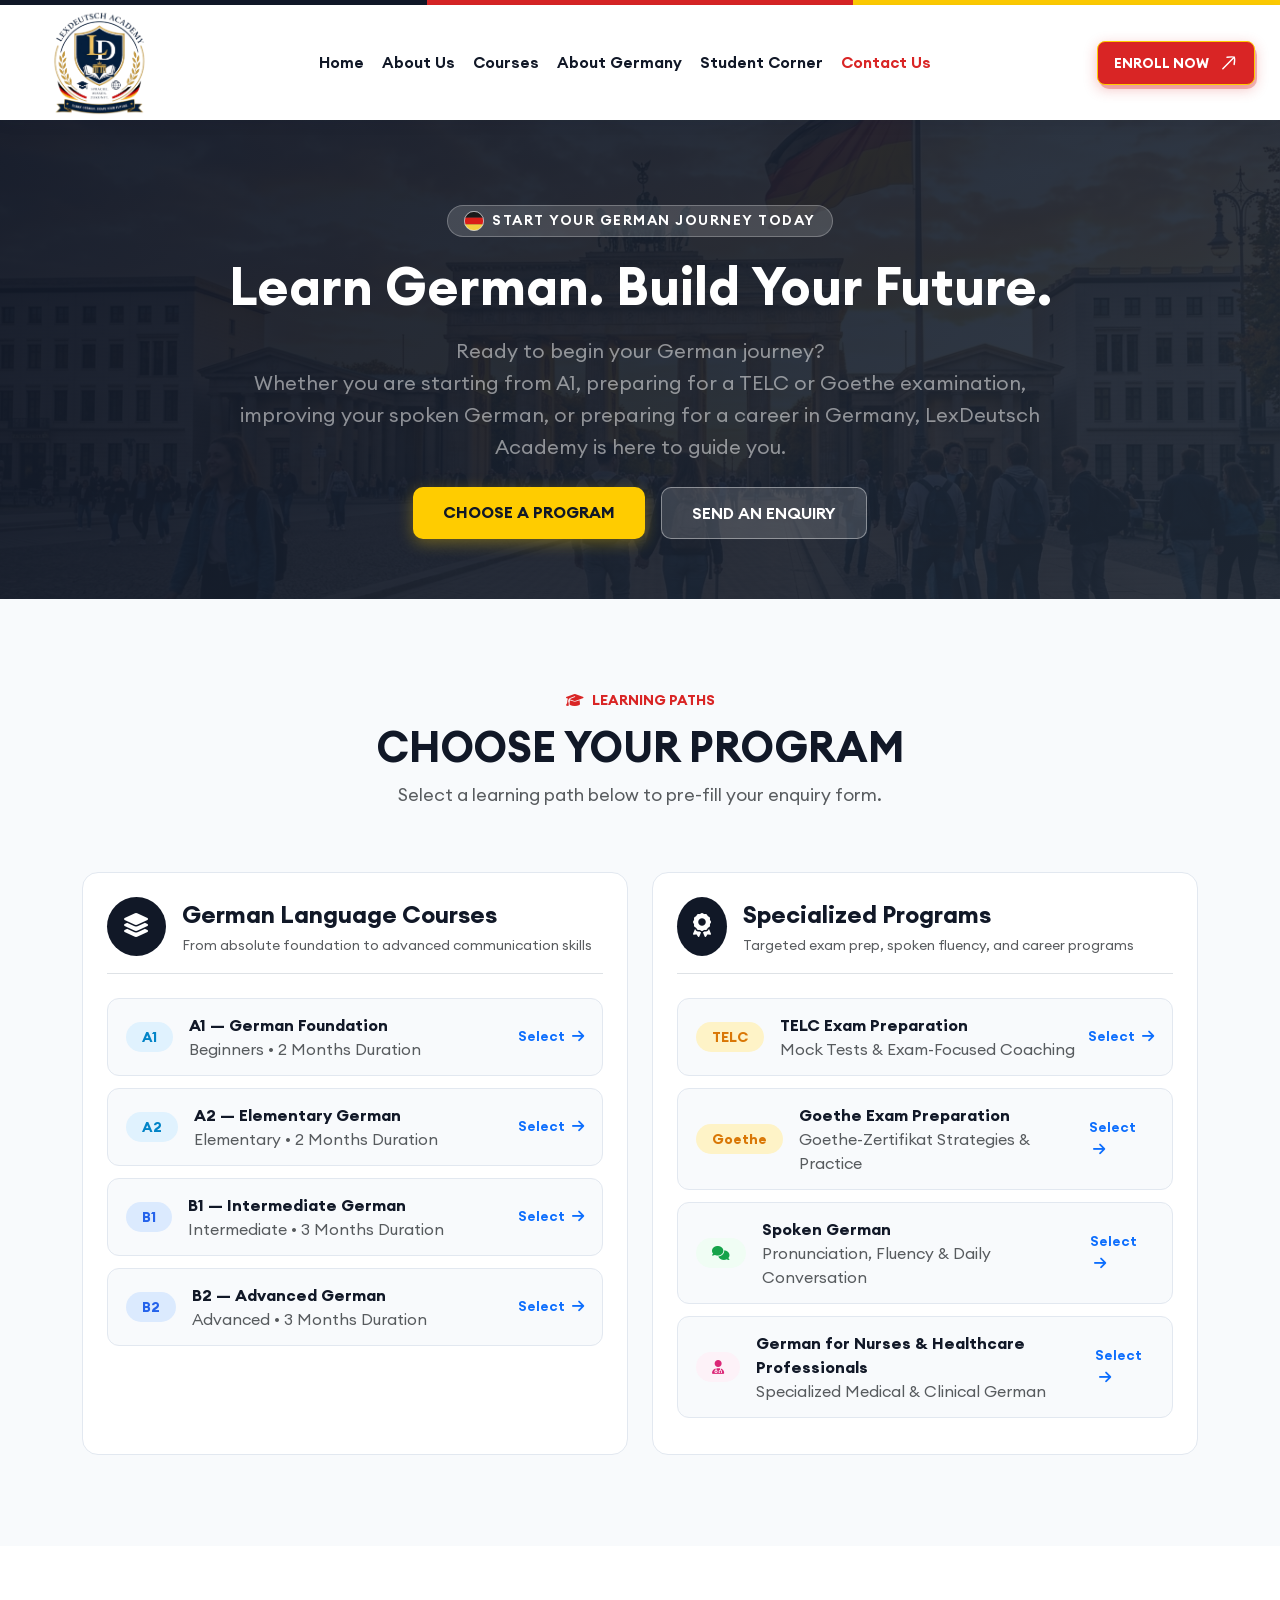
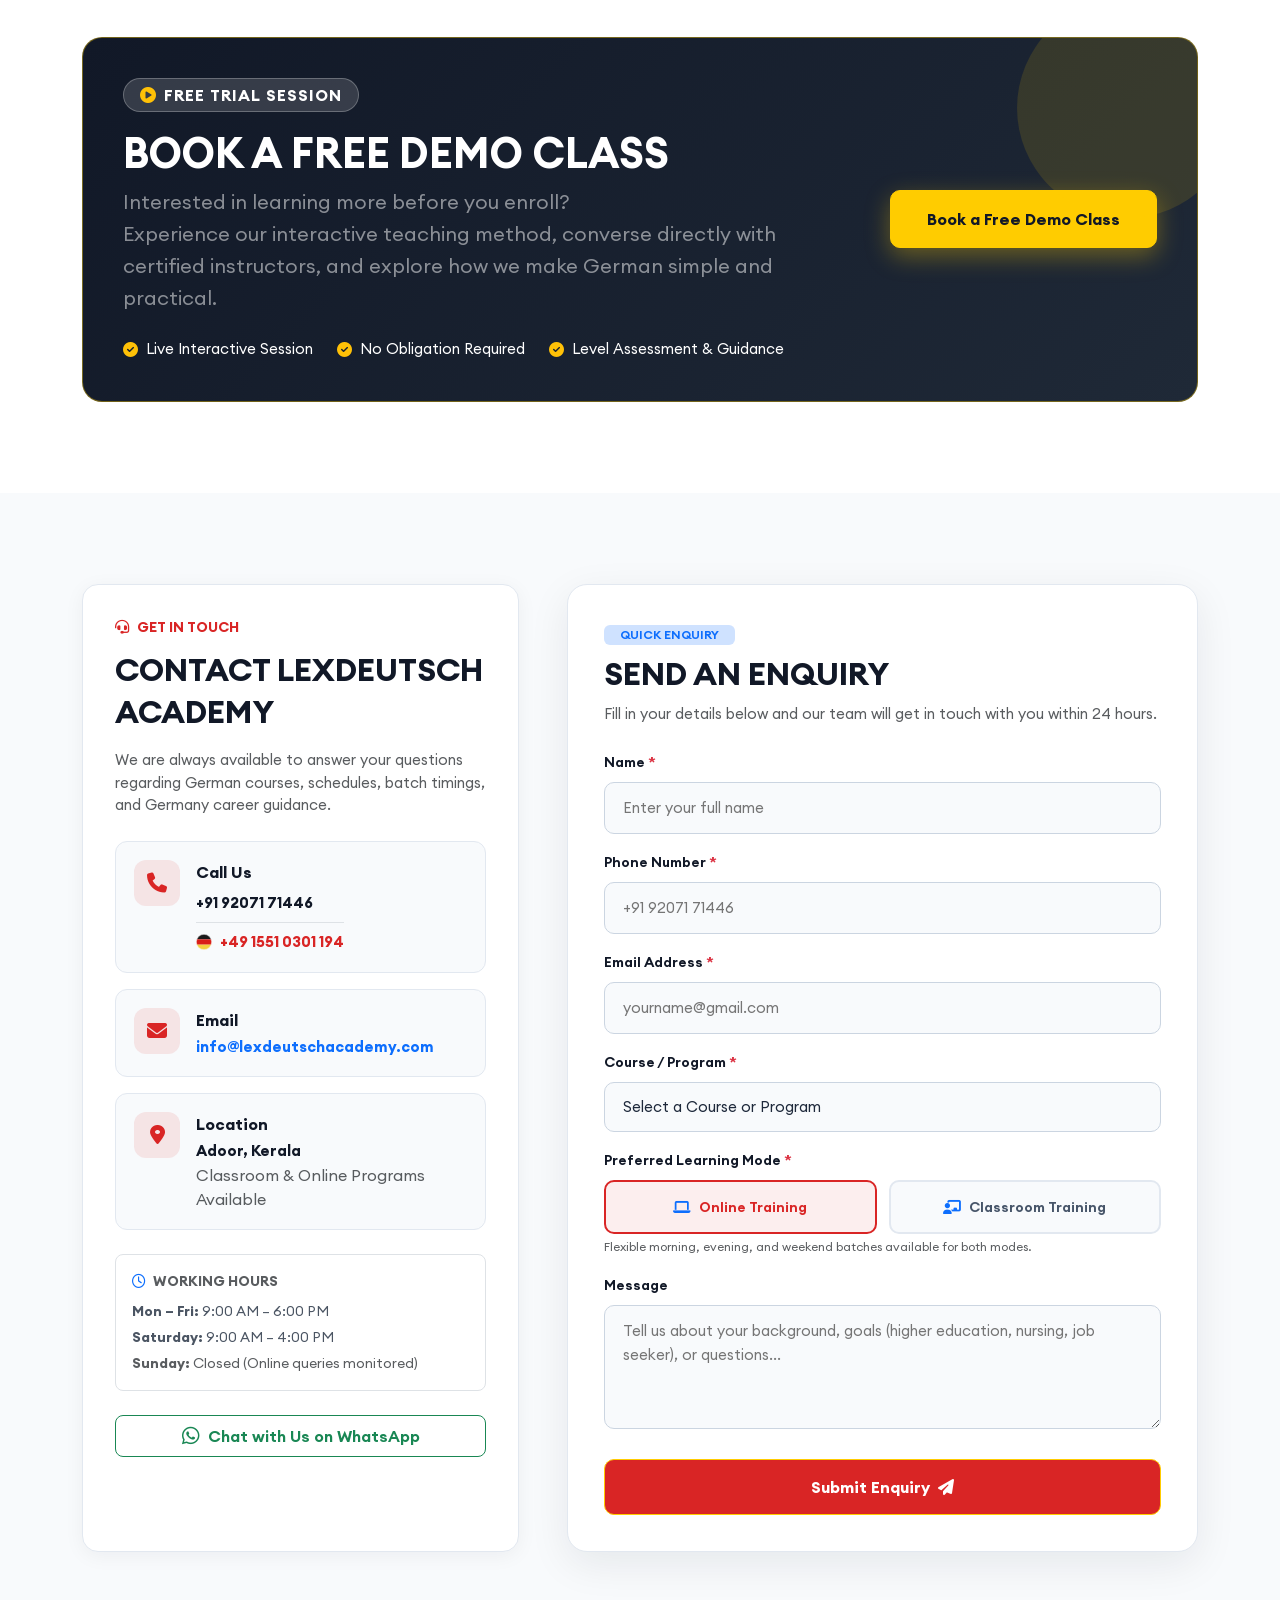
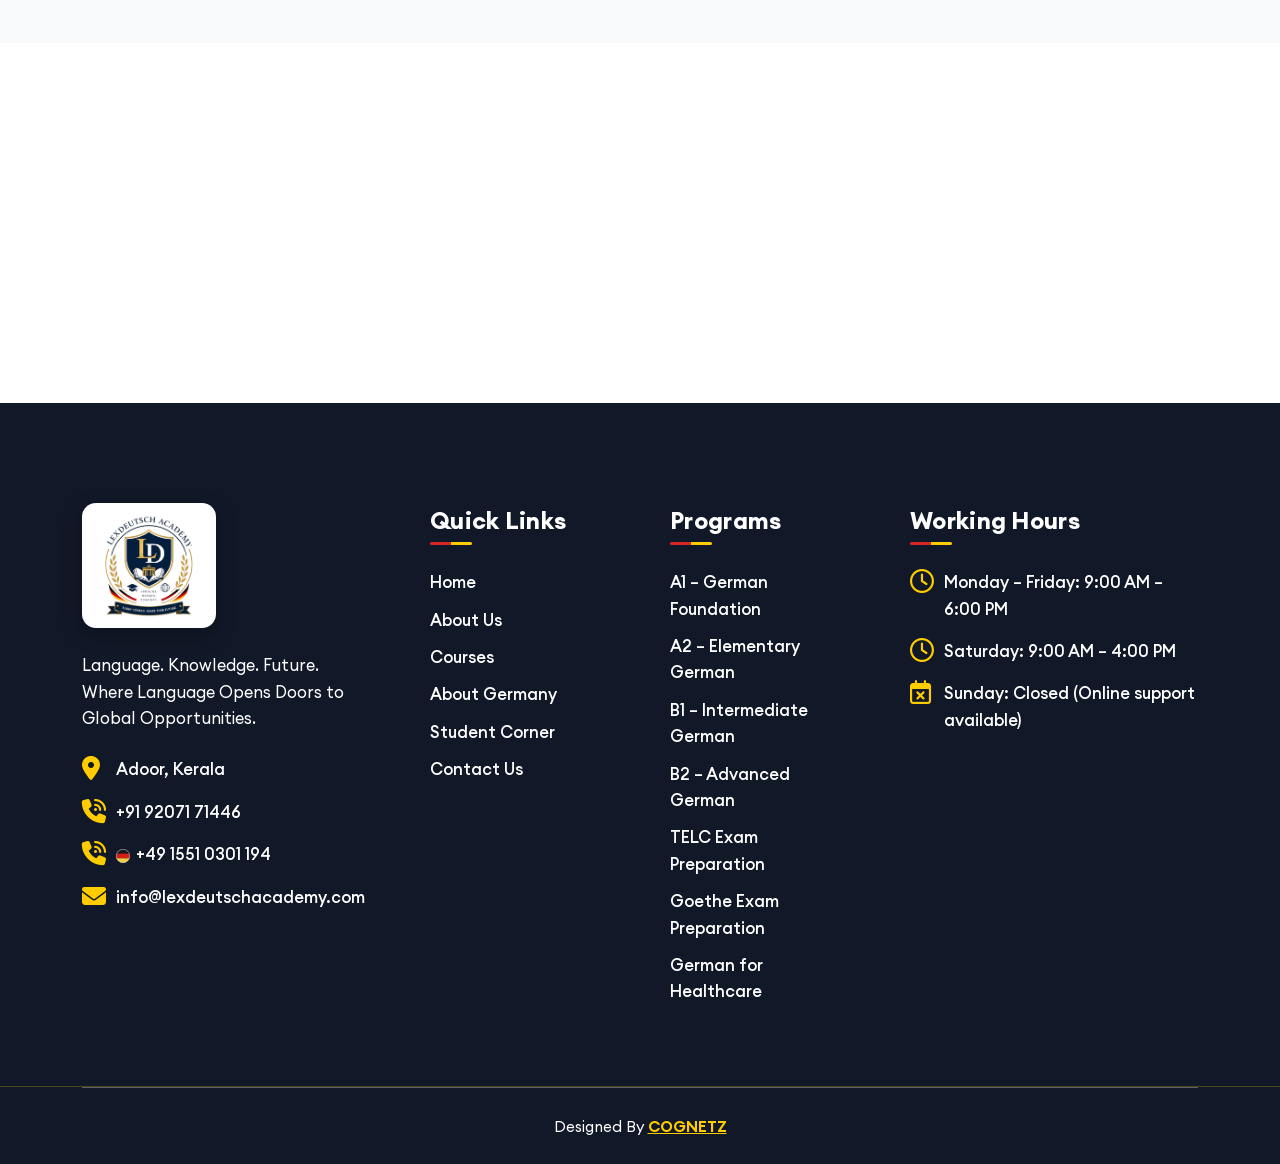
<file: contact.html>
<!DOCTYPE html>
<html class="no-js" lang="en">
  <head>
    <meta charset="utf-8">
    <meta http-equiv="x-ua-compatible" content="ie=edge">
    <meta name="viewport" content="width=device-width, initial-scale=1">
    <title>Contact &amp; Enroll | LexDeutsch Academy — Start Your German Journey Today</title>
    <meta name="description" content="Contact LexDeutsch Academy in Adoor, Kerala. Enroll in German A1-B2 language courses, TELC & Goethe exam preparation, Spoken German, or book a free demo class.">
    <link rel="icon" type="image/png" href="assets/img/Lexdutch Logo.png">

    <!-- CSS Files -->
    <link rel="stylesheet" href="assets/css/bootstrap.min.css">
    <link rel="stylesheet" href="assets/css/fontawesome.min.css">
    <link rel="stylesheet" href="assets/css/animate.css">
    <link rel="stylesheet" href="assets/css/jquery-ui.min.css">
    <link rel="stylesheet" href="assets/css/slick.min.css">
    <link rel="stylesheet" href="assets/css/style.css">

    <style>
      :root {
        --primary-blue: #111827;
        --primary-navy: #111827;
        --dark-navy: #111827;
        --accent-gold: #ffcc00;
        --german-gold: #ffcc00;
        --german-black: #111827;
        --german-red: #d92525;
        --german-yellow: #ffcc00;
        --light-bg: #f8fafc;
        --card-border: #e2e8f0;
      }

      .td_contact_hero {
        background: linear-gradient(135deg, rgba(17, 24, 39, 0.95) 0%, rgba(31, 41, 55, 0.90) 100%), url('assets/img/lexdeutsch/berlin_gate.jpg') center/cover no-repeat;
        padding: 100px 0 80px;
        position: relative;
      }

      .td_flag_stripe {
        height: 4px;
        background: linear-gradient(90deg, #111827 0% 33.33%, #d92525 33.33% 66.66%, #ffcc00 66.66% 100%);
        width: 100%;
        display: block;
      }

      .td_enroll_card {
        background: #fff;
        border: 1px solid var(--card-border);
        border-radius: 16px;
        padding: 24px;
        transition: all 0.3s ease;
        height: 100%;
      }
      .td_enroll_card:hover {
        transform: translateY(-5px);
        box-shadow: 0 14px 30px rgba(17, 24, 39, 0.1);
        border-color: #d92525;
      }

      .td_course_chip {
        display: flex;
        align-items: center;
        justify-content: space-between;
        padding: 14px 18px;
        background: #f8fafc;
        border: 1px solid #e2e8f0;
        border-radius: 12px;
        margin-bottom: 12px;
        transition: all 0.25s ease;
        cursor: pointer;
        text-decoration: none;
        color: inherit;
      }
      .td_course_chip:hover {
        background: #fff;
        border-color: #d92525;
        box-shadow: 0 4px 16px rgba(217, 37, 37, 0.12);
        transform: translateX(4px);
        color: #d92525;
      }

      .td_contact_card {
        background: #fff;
        border-radius: 16px;
        border: 1px solid var(--card-border);
        box-shadow: 0 4px 20px rgba(17, 24, 39, 0.05);
        padding: 32px;
        height: 100%;
      }

      .td_contact_info_box {
        display: flex;
        align-items: flex-start;
        gap: 16px;
        padding: 18px;
        background: #f8fafc;
        border: 1px solid #e2e8f0;
        border-radius: 12px;
        margin-bottom: 16px;
        transition: all 0.25s ease;
      }
      .td_contact_info_box:hover {
        background: #fff;
        border-color: #d92525;
        box-shadow: 0 6px 18px rgba(217, 37, 37, 0.08);
      }
      .td_contact_icon_circle {
        width: 46px;
        height: 46px;
        border-radius: 12px;
        background: rgba(217, 37, 37, 0.1);
        color: #d92525;
        display: flex;
        align-items: center;
        justify-content: center;
        font-size: 20px;
        flex-shrink: 0;
      }

      .td_form_card {
        background: #fff;
        border-radius: 20px;
        border: 1px solid var(--card-border);
        box-shadow: 0 12px 40px rgba(17, 24, 39, 0.08);
        padding: 36px;
      }

      .td_form_label {
        font-weight: 600;
        font-size: 14px;
        color: var(--dark-navy);
        margin-bottom: 8px;
        display: block;
      }

      .td_input_control {
        width: 100%;
        padding: 13px 18px;
        border-radius: 10px;
        border: 1px solid #cbd5e1;
        background: #f8fafc;
        font-size: 15px;
        color: #1e293b;
        transition: all 0.2s ease;
        outline: none;
      }
      .td_input_control:focus {
        background: #fff;
        border-color: #d92525;
        box-shadow: 0 0 0 4px rgba(217, 37, 37, 0.12);
      }

      .td_mode_toggle {
        display: flex;
        gap: 12px;
      }
      .td_mode_option {
        flex: 1;
        position: relative;
      }
      .td_mode_option input[type="radio"] {
        position: absolute;
        opacity: 0;
      }
      .td_mode_label {
        display: flex;
        align-items: center;
        justify-content: center;
        gap: 8px;
        padding: 13px;
        border: 2px solid #e2e8f0;
        border-radius: 10px;
        font-weight: 600;
        font-size: 14px;
        color: #475569;
        cursor: pointer;
        background: #f8fafc;
        transition: all 0.2s ease;
        margin-bottom: 0;
      }
      .td_mode_option input[type="radio"]:checked + .td_mode_label {
        border-color: #d92525;
        background: rgba(217, 37, 37, 0.08);
        color: #d92525;
      }

      .td_demo_card {
        background: linear-gradient(135deg, #111827 0%, #1f2937 100%);
        border: 1.5px solid rgba(255, 204, 0, 0.4);
        border-radius: 20px;
        padding: 40px;
        color: #fff;
        position: relative;
        overflow: hidden;
      }
      .td_demo_card::after {
        content: "";
        position: absolute;
        top: -40px;
        right: -40px;
        width: 220px;
        height: 220px;
        background: rgba(255, 204, 0, 0.12);
        border-radius: 50%;
        pointer-events: none;
      }

      .td_journey_banner {
        background: linear-gradient(135deg, #111827 0%, #1f2937 100%);
        border-top: 3px solid #d92525;
        border-bottom: 3px solid #ffcc00;
        border-radius: 20px;
        padding: 50px 30px;
        position: relative;
        text-align: center;
        color: #fff;
        overflow: hidden;
      }
    </style>
  </head>
  <body class="td_theme_2">

    <!-- ==================== Scroll Top Button ==================== -->
    <div class="td_scrollup"><i class="fa-solid fa-arrow-up"></i></div>

    <!-- ==================== Header Area ==================== -->
    <div class="td_flag_stripe"></div>
                    <!-- ==================== Header Area Start ==================== -->
    <header class="td_site_header td_style_1 td_sticky_header td_medium td_heading_color">
      <div class="td_main_header">
        <div class="container">
          <div class="td_main_header_in">
            <!-- 1. Logo Only -->
            <div class="td_main_header_left">
              <a class="td_site_branding d-flex align-items-center" href="index.html" style="text-decoration:none;">
                <img src="assets/img/Lexdutch Logo.png" alt="LexDeutsch Academy Logo" class="td_header_logo_img">
              </a>
            </div>

            <!-- 2. Navigation Links Only -->
            <div class="td_main_header_center">
              <nav class="td_nav">
                <div class="td_nav_list_wrap">
                  <div class="td_nav_list_wrap_in">
                    <ul class="td_nav_list">
                      <li><a href="index.html">Home</a></li>
                      <li><a href="about.html">About Us</a></li>
                      <li><a href="courses-grid-view.html">Courses</a></li>
                      <li><a href="about-germany.html">About Germany</a></li>
                      <li><a href="student-corner.html">Student Corner</a></li>
                      <li><a href="contact.html" class="td_accent_color">Contact Us</a></li>
                    </ul>
                  </div>
                </div>
              </nav>
            </div>

            <!-- 3. Enroll Now Button Only -->
            <div class="td_main_header_right">
              <a href="contact.html#enquiry-form" class="td_btn td_style_1 td_radius_10 td_medium td_with_shadow">
                <span class="td_btn_in td_white_color td_accent_bg">
                  <span>ENROLL NOW</span>
                  <svg width="19" height="20" viewBox="0 0 19 20" fill="none" xmlns="http://www.w3.org/2000/svg">
                    <path d="M15.1575 4.34302L3.84375 15.6567" stroke="currentColor" stroke-width="1.5" stroke-linecap="round" stroke-linejoin="round"/>
                    <path d="M15.157 11.4142C15.157 11.4142 16.0887 5.2748 15.157 4.34311C14.2253 3.41142 8.08594 4.34314 8.08594 4.34314" stroke="currentColor" stroke-width="1.5" stroke-linecap="round" stroke-linejoin="round"/>
                  </svg> 
                </span>             
              </a>
              <button class="td_mobile_menu_btn d-xl-none" type="button" aria-label="Toggle Navigation">
                <i class="fa-solid fa-bars"></i>
              </button>
            </div>
          </div>
        </div>
      </div>
      <!-- Mobile Drawer -->
      <div class="td_mobile_drawer d-xl-none">
        <ul class="td_mobile_nav_list">
          <li><a href="index.html">Home</a></li>
          <li><a href="about.html">About Us</a></li>
          <li><a href="courses-grid-view.html">Courses</a></li>
          <li><a href="about-germany.html">About Germany</a></li>
          <li><a href="student-corner.html">Student Corner</a></li>
          <li><a href="contact.html" class="td_accent_color">Contact Us</a></li>
        </ul>
        <div class="pt-3 border-top">
          <p class="td_fs_14 td_bold text-muted mb-2 text-uppercase">German Courses</p>
          <div class="d-flex flex-wrap gap-2 mb-3">
            <a href="courses-grid-view.html#levels" class="badge bg-light text-dark border p-2 text-decoration-none">A1 Foundation</a>
            <a href="courses-grid-view.html#levels" class="badge bg-light text-dark border p-2 text-decoration-none">A2 Elementary</a>
            <a href="courses-grid-view.html#levels" class="badge bg-light text-dark border p-2 text-decoration-none">B1 Intermediate</a>
            <a href="courses-grid-view.html#levels" class="badge bg-light text-dark border p-2 text-decoration-none">B2 Advanced</a>
          </div>
          <div class="mb-3">
            <a href="tel:+919207171446" class="text-decoration-none td_heading_color td_bold d-flex align-items-center gap-2">
              <i class="fa-solid fa-phone td_accent_color"></i> +91 92071 71446
            </a>
          </div>
          <a href="contact.html#enquiry-form" class="btn btn-primary w-100 py-2 fw-bold text-white" style="background:#d92525; border: 1.5px solid #ffcc00;">ENROLL NOW</a>
        </div>
      </div>
    </header>
    <!-- ==================== Header Area End ==================== -->

    <!-- ==================== Hero Banner Area ==================== -->
    <section class="td_contact_hero text-white text-center">
      <div class="container">
        <div class="row justify-content-center">
          <div class="col-lg-10">
            <div class="d-inline-flex align-items-center gap-2 px-3 py-1 mb-3 rounded-pill" style="background: rgba(255,255,255,0.15); border: 1px solid rgba(255,255,255,0.25);">
              <img src="assets/img/flags/germany-round.svg" alt="Germany" style="width: 20px; height: 20px;">
              <span class="text-white td_fs_14 td_semibold text-uppercase" style="letter-spacing: 1.5px;">START YOUR GERMAN JOURNEY TODAY</span>
            </div>
            <h1 class="td_white_color td_fs_52 td_bold mb-3">Learn German. Build Your Future.</h1>
            <p class="td_fs_20 text-white-50 mx-auto mb-4" style="max-width: 820px; line-height: 1.6;">
              Ready to begin your German journey?<br>
              Whether you are starting from A1, preparing for a TELC or Goethe examination, improving your spoken German, or preparing for a career in Germany, LexDeutsch Academy is here to guide you.
            </p>
            <div class="d-flex flex-wrap justify-content-center gap-3">
              <a href="#enroll-now" class="td_btn td_style_1 td_radius_10 td_medium" style="background: #ffcc00; color: #111827; font-weight: 700; padding: 13px 30px; text-decoration: none; box-shadow: 0 4px 16px rgba(255, 204, 0, 0.35);">
                CHOOSE A PROGRAM
              </a>
              <a href="#enquiry-form" class="td_btn td_style_1 td_radius_10 td_medium" style="background: rgba(255,255,255,0.15); color: #fff; border: 1px solid rgba(255,255,255,0.4); font-weight: 600; padding: 13px 30px; text-decoration: none;">
                SEND AN ENQUIRY
              </a>
            </div>
          </div>
        </div>
      </div>
    </section>

    <!-- ==================== 1. LEARNING PATHS / COURSE SELECTION ==================== -->
    <section class="py-5" id="enroll-now" style="background: #f8fafc;">
      <div class="container py-lg-4">
        <div class="row justify-content-center text-center mb-5">
          <div class="col-lg-8">
            <span class="td_section_subtitle td_accent_color td_fs_14 td_bold text-uppercase d-block td_mb_10">
              <i class="fa-solid fa-graduation-cap me-2"></i>LEARNING PATHS
            </span>
            <h2 class="td_section_title td_fs_38 td_bold td_heading_color mb-2">CHOOSE YOUR PROGRAM</h2>
            <p class="td_section_text td_fs_18 text-muted">
              Select a learning path below to pre-fill your enquiry form.
            </p>
          </div>
        </div>

        <div class="row g-4">
          <!-- Column 1: German Language Courses -->
          <div class="col-lg-6">
            <div class="td_enroll_card">
              <div class="d-flex align-items-center gap-3 mb-4 pb-3 border-bottom">
                <div class="rounded-circle p-3 text-white" style="background: var(--primary-blue);">
                  <i class="fa-solid fa-layer-group fs-4"></i>
                </div>
                <div>
                  <h3 class="td_fs_24 td_bold td_heading_color mb-1">German Language Courses</h3>
                  <p class="text-muted td_fs_14 mb-0">From absolute foundation to advanced communication skills</p>
                </div>
              </div>

              <!-- A1 -->
              <a href="#enquiry-form" class="td_course_chip" onclick="selectCourse('A1')">
                <div class="d-flex align-items-center gap-3">
                  <span class="badge rounded-pill px-3 py-2" style="background: #e0f2fe; color: #0284c7; font-weight: 700; font-size: 14px;">A1</span>
                  <div>
                    <strong class="d-block td_heading_color td_fs_16">A1 — German Foundation</strong>
                    <span class="text-muted td_fs_13">Beginners • 2 Months Duration</span>
                  </div>
                </div>
                <span class="text-primary td_fs_14 td_semibold">Select <i class="fa-solid fa-arrow-right ms-1"></i></span>
              </a>

              <!-- A2 -->
              <a href="#enquiry-form" class="td_course_chip" onclick="selectCourse('A2')">
                <div class="d-flex align-items-center gap-3">
                  <span class="badge rounded-pill px-3 py-2" style="background: #e0f2fe; color: #0284c7; font-weight: 700; font-size: 14px;">A2</span>
                  <div>
                    <strong class="d-block td_heading_color td_fs_16">A2 — Elementary German</strong>
                    <span class="text-muted td_fs_13">Elementary • 2 Months Duration</span>
                  </div>
                </div>
                <span class="text-primary td_fs_14 td_semibold">Select <i class="fa-solid fa-arrow-right ms-1"></i></span>
              </a>

              <!-- B1 -->
              <a href="#enquiry-form" class="td_course_chip" onclick="selectCourse('B1')">
                <div class="d-flex align-items-center gap-3">
                  <span class="badge rounded-pill px-3 py-2" style="background: #dbeafe; color: #2563eb; font-weight: 700; font-size: 14px;">B1</span>
                  <div>
                    <strong class="d-block td_heading_color td_fs_16">B1 — Intermediate German</strong>
                    <span class="text-muted td_fs_13">Intermediate • 3 Months Duration</span>
                  </div>
                </div>
                <span class="text-primary td_fs_14 td_semibold">Select <i class="fa-solid fa-arrow-right ms-1"></i></span>
              </a>

              <!-- B2 -->
              <a href="#enquiry-form" class="td_course_chip" onclick="selectCourse('B2')">
                <div class="d-flex align-items-center gap-3">
                  <span class="badge rounded-pill px-3 py-2" style="background: #dbeafe; color: #2563eb; font-weight: 700; font-size: 14px;">B2</span>
                  <div>
                    <strong class="d-block td_heading_color td_fs_16">B2 — Advanced German</strong>
                    <span class="text-muted td_fs_13">Advanced • 3 Months Duration</span>
                  </div>
                </div>
                <span class="text-primary td_fs_14 td_semibold">Select <i class="fa-solid fa-arrow-right ms-1"></i></span>
              </a>
            </div>
          </div>

          <!-- Column 2: Specialized Programs -->
          <div class="col-lg-6">
            <div class="td_enroll_card">
              <div class="d-flex align-items-center gap-3 mb-4 pb-3 border-bottom">
                <div class="rounded-circle p-3 text-white" style="background: var(--dark-navy);">
                  <i class="fa-solid fa-award fs-4"></i>
                </div>
                <div>
                  <h3 class="td_fs_24 td_bold td_heading_color mb-1">Specialized Programs</h3>
                  <p class="text-muted td_fs_14 mb-0">Targeted exam prep, spoken fluency, and career programs</p>
                </div>
              </div>

              <!-- TELC Exam Preparation -->
              <a href="#enquiry-form" class="td_course_chip" onclick="selectCourse('TELC')">
                <div class="d-flex align-items-center gap-3">
                  <span class="badge rounded-pill px-3 py-2" style="background: #fef3c7; color: #d97706; font-weight: 700; font-size: 14px;">TELC</span>
                  <div>
                    <strong class="d-block td_heading_color td_fs_16">TELC Exam Preparation</strong>
                    <span class="text-muted td_fs_13">Mock Tests &amp; Exam-Focused Coaching</span>
                  </div>
                </div>
                <span class="text-primary td_fs_14 td_semibold">Select <i class="fa-solid fa-arrow-right ms-1"></i></span>
              </a>

              <!-- Goethe Exam Preparation -->
              <a href="#enquiry-form" class="td_course_chip" onclick="selectCourse('Goethe')">
                <div class="d-flex align-items-center gap-3">
                  <span class="badge rounded-pill px-3 py-2" style="background: #fef3c7; color: #d97706; font-weight: 700; font-size: 14px;">Goethe</span>
                  <div>
                    <strong class="d-block td_heading_color td_fs_16">Goethe Exam Preparation</strong>
                    <span class="text-muted td_fs_13">Goethe-Zertifikat Strategies &amp; Practice</span>
                  </div>
                </div>
                <span class="text-primary td_fs_14 td_semibold">Select <i class="fa-solid fa-arrow-right ms-1"></i></span>
              </a>

              <!-- Spoken German -->
              <a href="#enquiry-form" class="td_course_chip" onclick="selectCourse('Spoken')">
                <div class="d-flex align-items-center gap-3">
                  <span class="badge rounded-pill px-3 py-2" style="background: #f0fdf4; color: #16a34a; font-weight: 700; font-size: 14px;"><i class="fa-solid fa-comments"></i></span>
                  <div>
                    <strong class="d-block td_heading_color td_fs_16">Spoken German</strong>
                    <span class="text-muted td_fs_13">Pronunciation, Fluency &amp; Daily Conversation</span>
                  </div>
                </div>
                <span class="text-primary td_fs_14 td_semibold">Select <i class="fa-solid fa-arrow-right ms-1"></i></span>
              </a>

              <!-- German for Nurses & Healthcare Professionals -->
              <a href="#enquiry-form" class="td_course_chip" onclick="selectCourse('Healthcare')">
                <div class="d-flex align-items-center gap-3">
                  <span class="badge rounded-pill px-3 py-2" style="background: #fdf2f8; color: #db2777; font-weight: 700; font-size: 14px;"><i class="fa-solid fa-user-doctor"></i></span>
                  <div>
                    <strong class="d-block td_heading_color td_fs_16">German for Nurses &amp; Healthcare Professionals</strong>
                    <span class="text-muted td_fs_13">Specialized Medical &amp; Clinical German</span>
                  </div>
                </div>
                <span class="text-primary td_fs_14 td_semibold">Select <i class="fa-solid fa-arrow-right ms-1"></i></span>
              </a>
            </div>
          </div>
        </div>
      </div>
    </section>

    <!-- ==================== 2. BOOK A FREE DEMO CLASS ==================== -->
    <section class="py-5 bg-white" id="demo-class">
      <div class="container py-lg-4">
        <div class="td_demo_card">
          <div class="row align-items-center g-4">
            <div class="col-lg-8">
              <div class="d-inline-flex align-items-center gap-2 px-3 py-1 mb-3 rounded-pill" style="background: rgba(255,255,255,0.15); border: 1px solid rgba(255,255,255,0.25);">
                <i class="fa-solid fa-circle-play text-warning"></i>
                <span class="td_fs_13 td_bold text-uppercase" style="letter-spacing: 1px;">FREE TRIAL SESSION</span>
              </div>
              <h2 class="td_fs_38 td_bold text-white mb-2">BOOK A FREE DEMO CLASS</h2>
              <p class="td_fs_20 text-white-50 mb-4" style="line-height: 1.6;">
                Interested in learning more before you enroll?<br>
                Experience our interactive teaching method, converse directly with certified instructors, and explore how we make German simple and practical.
              </p>
              <div class="d-flex flex-wrap gap-4 text-white td_fs_15">
                <div class="d-flex align-items-center gap-2">
                  <i class="fa-solid fa-circle-check text-warning"></i>
                  <span>Live Interactive Session</span>
                </div>
                <div class="d-flex align-items-center gap-2">
                  <i class="fa-solid fa-circle-check text-warning"></i>
                  <span>No Obligation Required</span>
                </div>
                <div class="d-flex align-items-center gap-2">
                  <i class="fa-solid fa-circle-check text-warning"></i>
                  <span>Level Assessment &amp; Guidance</span>
                </div>
              </div>
            </div>
            <div class="col-lg-4 text-lg-end text-center">
              <a href="#enquiry-form" onclick="selectCourse('Demo')" class="td_btn td_style_1 td_radius_10 td_medium" style="background: #ffcc00; color: #111827; font-weight: 700; padding: 16px 36px; text-decoration: none; font-size: 16px; box-shadow: 0 8px 24px rgba(255,204,0,0.35); border: 1.5px solid #ffcc00;">
                Book a Free Demo Class
              </a>
            </div>
          </div>
        </div>
      </div>
    </section>

    <!-- ==================== 3. CONTACT LEXDEUTSCH & SEND AN ENQUIRY ==================== -->
    <section class="py-5" style="background: #f8fafc;" id="enquiry-form">
      <div class="container py-lg-4">
        <div class="row g-5">
          <!-- Left Column: Contact LexDeutsch Academy -->
          <div class="col-lg-5">
            <div class="td_contact_card">
              <span class="td_section_subtitle td_accent_color td_fs_14 td_bold text-uppercase d-block td_mb_10">
                <i class="fa-solid fa-headset me-2"></i>GET IN TOUCH
              </span>
              <h2 class="td_fs_32 td_bold td_heading_color mb-3">CONTACT LEXDEUTSCH ACADEMY</h2>
              <p class="text-muted td_fs_15 mb-4">
                We are always available to answer your questions regarding German courses, schedules, batch timings, and Germany career guidance.
              </p>

              <!-- Call Us -->
              <div class="td_contact_info_box">
                <div class="td_contact_icon_circle">
                  <i class="fa-solid fa-phone"></i>
                </div>
                <div>
                  <h4 class="td_fs_16 td_bold td_heading_color mb-2">Call Us</h4>
                  <div class="td_fs_15 mb-1">
                    <a href="tel:+919207171446" class="td_bold td_heading_color text-decoration-none">+91 92071 71446</a>
                  </div>
                  <div class="td_fs_15 d-flex align-items-center gap-2 mt-2 pt-2 border-top">
                    <img src="assets/img/flags/germany-round.svg" alt="Germany" style="width: 16px; height: 16px;">
                    <a href="tel:+4915510301194" class="td_bold td_accent_color text-decoration-none">+49 1551 0301 194</a>
                  </div>
                </div>
              </div>

              <!-- Email -->
              <div class="td_contact_info_box">
                <div class="td_contact_icon_circle">
                  <i class="fa-solid fa-envelope"></i>
                </div>
                <div>
                  <h4 class="td_fs_16 td_bold td_heading_color mb-1">Email</h4>
                  <p class="mb-0 td_fs_15">
                    <a href="mailto:info@lexdeutschacademy.com" class="td_bold text-decoration-none text-primary">info@lexdeutschacademy.com</a>
                  </p>
                </div>
              </div>

              <!-- Location -->
              <div class="td_contact_info_box">
                <div class="td_contact_icon_circle">
                  <i class="fa-solid fa-location-dot"></i>
                </div>
                <div>
                  <h4 class="td_fs_16 td_bold td_heading_color mb-1">Location</h4>
                  <p class="mb-0 td_fs_15 td_bold td_heading_color">Adoor, Kerala</p>
                  <span class="text-muted td_fs_13">Classroom &amp; Online Programs Available</span>
                </div>
              </div>

              <!-- Working Hours -->
              <div class="p-3 rounded-3 border bg-white mt-4">
                <h5 class="td_fs_14 td_bold text-uppercase text-muted mb-2"><i class="fa-regular fa-clock me-1 text-primary"></i> Working Hours</h5>
                <p class="td_fs_14 mb-1"><strong>Mon – Fri:</strong> 9:00 AM – 6:00 PM</p>
                <p class="td_fs_14 mb-1"><strong>Saturday:</strong> 9:00 AM – 4:00 PM</p>
                <p class="td_fs_14 mb-0 text-muted"><strong>Sunday:</strong> Closed (Online queries monitored)</p>
              </div>

              <!-- WhatsApp Quick Link -->
              <div class="mt-4 text-center">
                <a href="https://wa.me/919207171446" target="_blank" rel="noopener noreferrer" class="btn btn-outline-success w-100 py-2 d-flex align-items-center justify-content-center gap-2 fw-semibold rounded-3">
                  <i class="fa-brands fa-whatsapp fs-5"></i> Chat with Us on WhatsApp
                </a>
              </div>
            </div>
          </div>

          <!-- Right Column: Send An Enquiry Form -->
          <div class="col-lg-7">
            <div class="td_form_card">
              <div class="mb-4">
                <span class="badge bg-primary-subtle text-primary fw-semibold px-3 py-1 mb-2">QUICK ENQUIRY</span>
                <h3 class="td_fs_32 td_bold td_heading_color mb-2">SEND AN ENQUIRY</h3>
                <p class="text-muted td_fs_15">
                  Fill in your details below and our team will get in touch with you within 24 hours.
                </p>
              </div>

              <form id="contactEnquiryForm" onsubmit="handleEnquirySubmit(event)">
                <!-- Name -->
                <div class="mb-3">
                  <label class="td_form_label" for="formName">Name <span class="text-danger">*</span></label>
                  <input type="text" id="formName" name="name" class="td_input_control" placeholder="Enter your full name" required>
                </div>

                <!-- Phone Number -->
                <div class="mb-3">
                  <label class="td_form_label" for="formPhone">Phone Number <span class="text-danger">*</span></label>
                  <input type="tel" id="formPhone" name="phone" class="td_input_control" placeholder="+91 92071 71446" required>
                </div>

                <!-- Email Address -->
                <div class="mb-3">
                  <label class="td_form_label" for="formEmail">Email Address <span class="text-danger">*</span></label>
                  <input type="email" id="formEmail" name="email" class="td_input_control" placeholder="yourname@gmail.com" required>
                </div>

                <!-- Course / Program -->
                <div class="mb-3">
                  <label class="td_form_label" for="formCourse">Course / Program <span class="text-danger">*</span></label>
                  <select id="formCourse" name="course" class="td_input_control form-select" required>
                    <option value="" disabled selected>Select a Course or Program</option>
                    <optgroup label="German Language Courses">
                      <option value="A1">A1 — German Foundation (2 Months)</option>
                      <option value="A2">A2 — Elementary German (2 Months)</option>
                      <option value="B1">B1 — Intermediate German (3 Months)</option>
                      <option value="B2">B2 — Advanced German (3 Months)</option>
                    </optgroup>
                    <optgroup label="Specialized Programs">
                      <option value="TELC">TELC Exam Preparation</option>
                      <option value="Goethe">Goethe Exam Preparation</option>
                      <option value="Spoken">Spoken German</option>
                      <option value="Healthcare">German for Nurses &amp; Healthcare Professionals</option>
                    </optgroup>
                    <optgroup label="Free Demo">
                      <option value="Demo">Book a Free Demo Class</option>
                    </optgroup>
                  </select>
                </div>

                <!-- Preferred Learning Mode -->
                <div class="mb-3">
                  <label class="td_form_label">Preferred Learning Mode <span class="text-danger">*</span></label>
                  <div class="td_mode_toggle">
                    <div class="td_mode_option">
                      <input type="radio" name="learning_mode" id="modeOnline" value="Online" checked>
                      <label class="td_mode_label" for="modeOnline">
                        <i class="fa-solid fa-laptop text-primary"></i> Online Training
                      </label>
                    </div>
                    <div class="td_mode_option">
                      <input type="radio" name="learning_mode" id="modeClassroom" value="Classroom">
                      <label class="td_mode_label" for="modeClassroom">
                        <i class="fa-solid fa-chalkboard-user text-primary"></i> Classroom Training
                      </label>
                    </div>
                  </div>
                  <span class="text-muted td_fs_12 mt-1 d-block">Flexible morning, evening, and weekend batches available for both modes.</span>
                </div>

                <!-- Message -->
                <div class="mb-4">
                  <label class="td_form_label" for="formMessage">Message</label>
                  <textarea id="formMessage" name="message" class="td_input_control" rows="4" placeholder="Tell us about your background, goals (higher education, nursing, job seeker), or questions..."></textarea>
                </div>

                <!-- Submit Button -->
                <button type="submit" id="submitBtn" class="td_btn td_style_1 td_radius_10 td_medium w-100" style="background: #d92525; color: #fff; font-weight: 700; padding: 15px; border: 1.5px solid #ffcc00; font-size: 16px;">
                  <span class="d-flex align-items-center justify-content-center gap-2">
                    <span>Submit Enquiry</span>
                    <i class="fa-solid fa-paper-plane"></i>
                  </span>
                </button>

                <div id="enquirySuccessMsg" class="alert alert-success mt-3 d-none" role="alert">
                  <i class="fa-solid fa-circle-check me-2"></i><strong>Thank you!</strong> Your enquiry has been received. Our team will contact you shortly.
                </div>
              </form>
            </div>
          </div>
        </div>
      </div>
    </section>

    <!-- ==================== Map Section ==================== -->
    <section class="py-0">
      <div class="container-fluid p-0">
        <iframe title="LexDeutsch Academy Location - Adoor, Kerala" src="https://www.google.com/maps/embed?pb=!1m18!1m12!1m3!1d3937.893664057989!2d76.73298647571348!3d9.155093086968032!2m3!1f0!2f0!3f0!3m2!1i1024!2i768!4f13.1!3m3!1m2!1s0x3b0613a07742d45b%3A0xcdae97b5f257a070!2sAdoor%2C%20Kerala!5e0!3m2!1sen!2sin!4v1700000000000!5m2!1sen!2sin" width="100%" height="360" style="border:0; display:block;" allowfullscreen="" loading="lazy"></iframe>
      </div>
    </section>

    <!-- ==================== Footer Area ==================== -->
    <footer class="td_footer td_style_1">
      <div class="container">
        <div class="td_footer_row">
          <div class="td_footer_col">
            <div class="td_footer_widget">
              <div class="td_footer_text_widget td_fs_18">
                <a class="td_site_branding d-inline-block mb-3" href="index.html" style="text-decoration:none;">
                  <img src="assets/img/Lexdutch Logo.png" alt="LexDeutsch Academy Logo" class="td_footer_logo_img">
                </a>
                <p>Language. Knowledge. Future. Where Language Opens Doors to Global Opportunities.</p>
              </div>
              <ul class="td_footer_address_widget td_medium td_mp_0">
                <li><i class="fa-solid fa-location-dot"></i>Adoor, Kerala</li>
                <li><i class="fa-solid fa-phone-volume"></i><a href="tel:+919207171446">+91 92071 71446</a></li>
                <li><i class="fa-solid fa-phone-volume"></i><a href="tel:+4915510301194"><img src="assets/img/flags/germany-round.svg" alt="Germany" style="width: 14px; height: 14px; vertical-align: middle; margin-right: 6px;">+49 1551 0301 194</a></li>
                <li><i class="fa-solid fa-envelope"></i><a href="mailto:info@lexdeutschacademy.com">info@lexdeutschacademy.com</a></li>
              </ul>
            </div>
          </div>
          <div class="td_footer_col">
            <div class="td_footer_widget">
                            <h2 class="td_footer_widget_title td_fs_24 td_white_color td_semibold td_mb_30">Quick Links</h2>
              <ul class="td_footer_widget_menu">
                <li><a href="index.html">Home</a></li>
                <li><a href="about.html">About Us</a></li>
                <li><a href="courses-grid-view.html">Courses</a></li>
                <li><a href="about-germany.html">About Germany</a></li>
                <li><a href="student-corner.html">Student Corner</a></li>
                <li><a href="contact.html">Contact Us</a></li>
              </ul>
            </div>
          </div>
          <div class="td_footer_col">
            <div class="td_footer_widget">
              <h2 class="td_footer_widget_title td_fs_24 td_white_color td_semibold td_mb_30">Programs</h2>
              <ul class="td_footer_widget_menu">
                <li><a href="courses-grid-view.html#levels">A1 – German Foundation</a></li>
                <li><a href="courses-grid-view.html#levels">A2 – Elementary German</a></li>
                <li><a href="courses-grid-view.html#levels">B1 – Intermediate German</a></li>
                <li><a href="courses-grid-view.html#levels">B2 – Advanced German</a></li>
                <li><a href="courses-grid-view.html#specialized">TELC Exam Preparation</a></li>
                <li><a href="courses-grid-view.html#specialized">Goethe Exam Preparation</a></li>
                <li><a href="courses-grid-view.html#specialized">German for Healthcare</a></li>
              </ul>
            </div>
          </div>
          <div class="td_footer_col">
            <div class="td_footer_widget">
              <h2 class="td_footer_widget_title td_fs_24 td_white_color td_semibold td_mb_30">Working Hours</h2>
              <ul class="td_footer_address_widget td_medium td_mp_0">
                <li><i class="fa-regular fa-clock"></i>Monday – Friday: 9:00 AM – 6:00 PM</li>
                <li><i class="fa-regular fa-clock"></i>Saturday: 9:00 AM – 4:00 PM</li>
                <li><i class="fa-regular fa-calendar-xmark"></i>Sunday: Closed (Online support available)</li>
              </ul>
            </div>
          </div>
        </div>
      </div>
      <div class="td_footer_bottom td_fs_18">
        <div class="container">
          <div class="td_footer_bottom_in justify-content-center text-center">
            <p class="td_copyright mb-0 text-center">Designed By <a href="https://cognetz.com/" target="_blank" rel="noopener noreferrer" style="color: #FFCC00; font-weight: 600; text-decoration: underline;">COGNETZ</a></p>
          </div>
        </div>
      </div>
    </footer>

    <!-- Scripts -->
    <script src="assets/js/jquery.min.js"></script>
    <script src="assets/js/bootstrap.bundle.min.js"></script>
    <script src="assets/js/jquery-ui.min.js"></script>
    <script src="assets/js/wow.min.js"></script>
    <script src="assets/js/slick.min.js"></script>
    <script src="assets/js/main.js"></script>
    <script>
      function selectCourse(courseCode) {
        const select = document.getElementById('formCourse');
        if (select) {
          select.value = courseCode;
        }
      }

      function handleEnquirySubmit(e) {
        e.preventDefault();
        const btn = document.getElementById('submitBtn');
        const alert = document.getElementById('enquirySuccessMsg');
        btn.disabled = true;
        btn.innerHTML = '<i class="fa-solid fa-spinner fa-spin me-2"></i> Submitting...';

        setTimeout(() => {
          btn.disabled = false;
          btn.innerHTML = '<span>Submit Enquiry</span> <i class="fa-solid fa-paper-plane ms-2"></i>';
          alert.classList.remove('d-none');
          document.getElementById('contactEnquiryForm').reset();
          setTimeout(() => {
            alert.classList.add('d-none');
          }, 6000);
        }, 1000);
      }
    </script>
  </body>
</html>
</file>
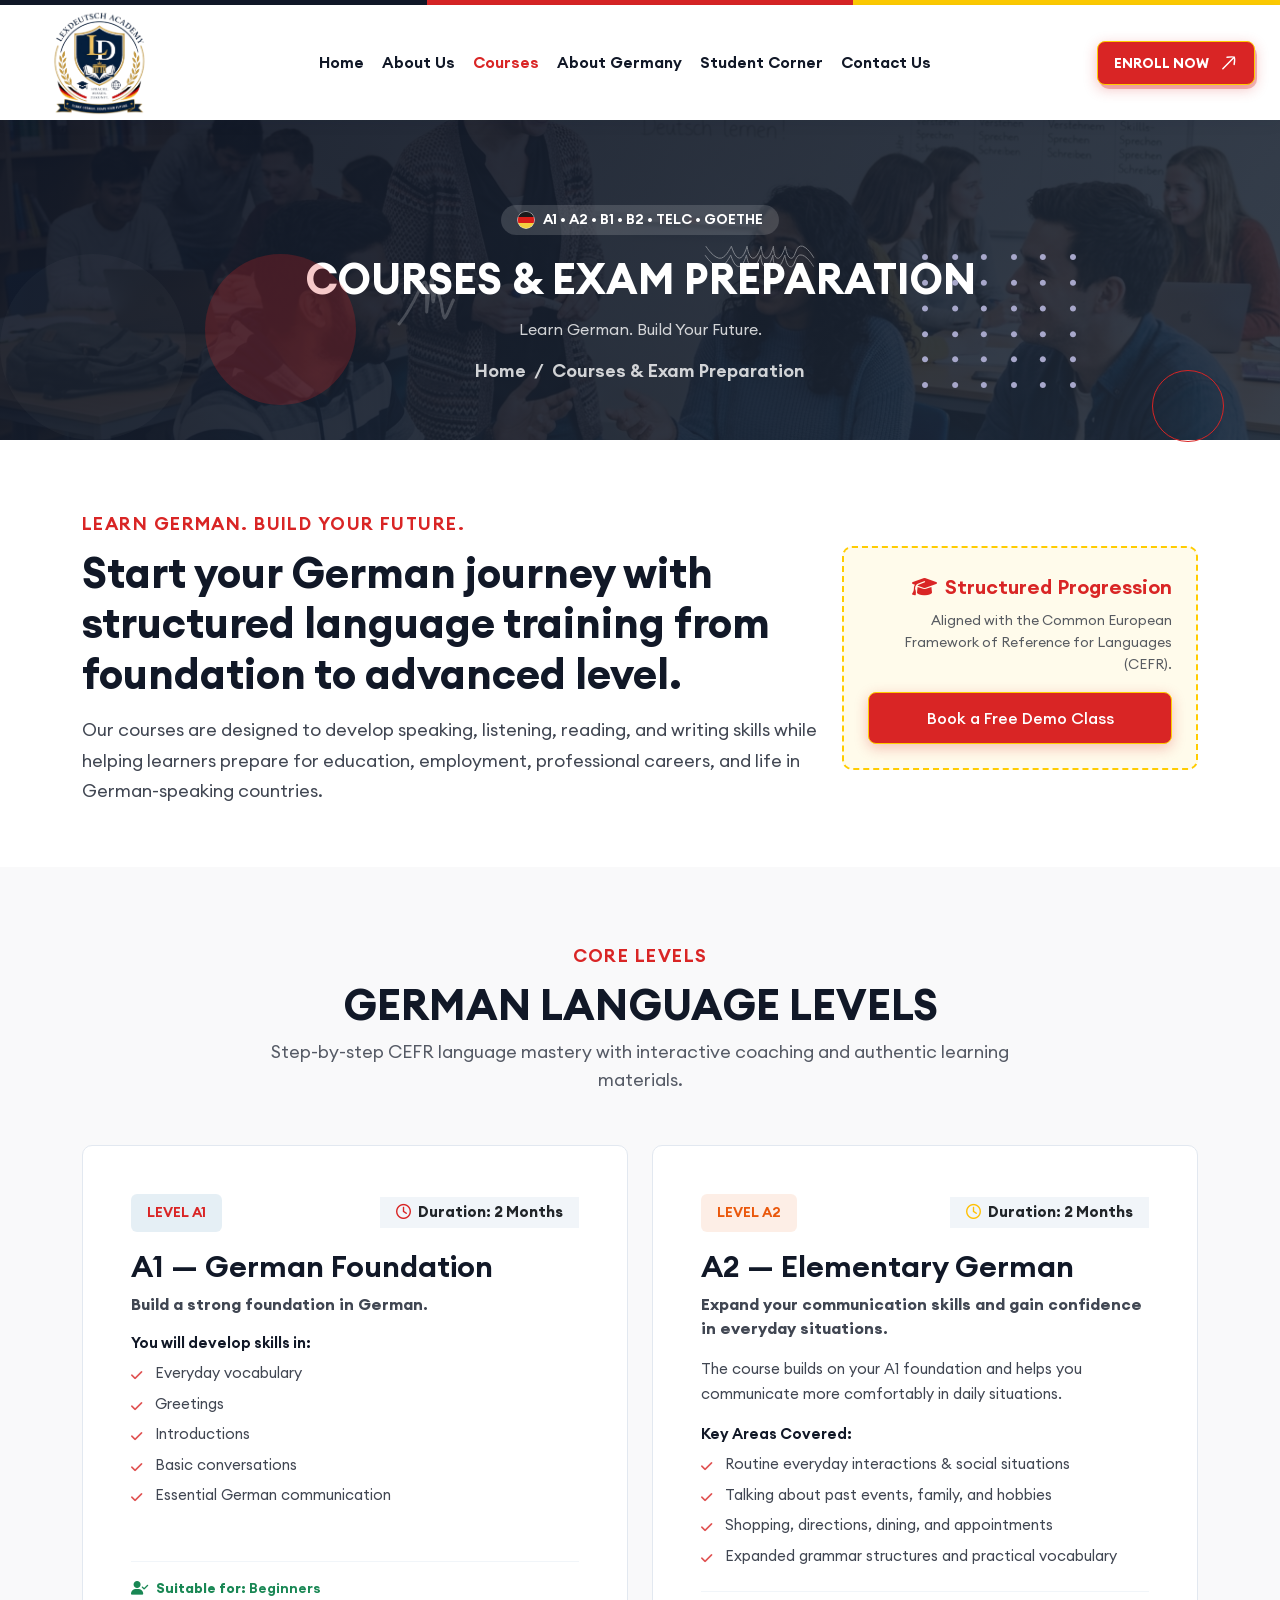
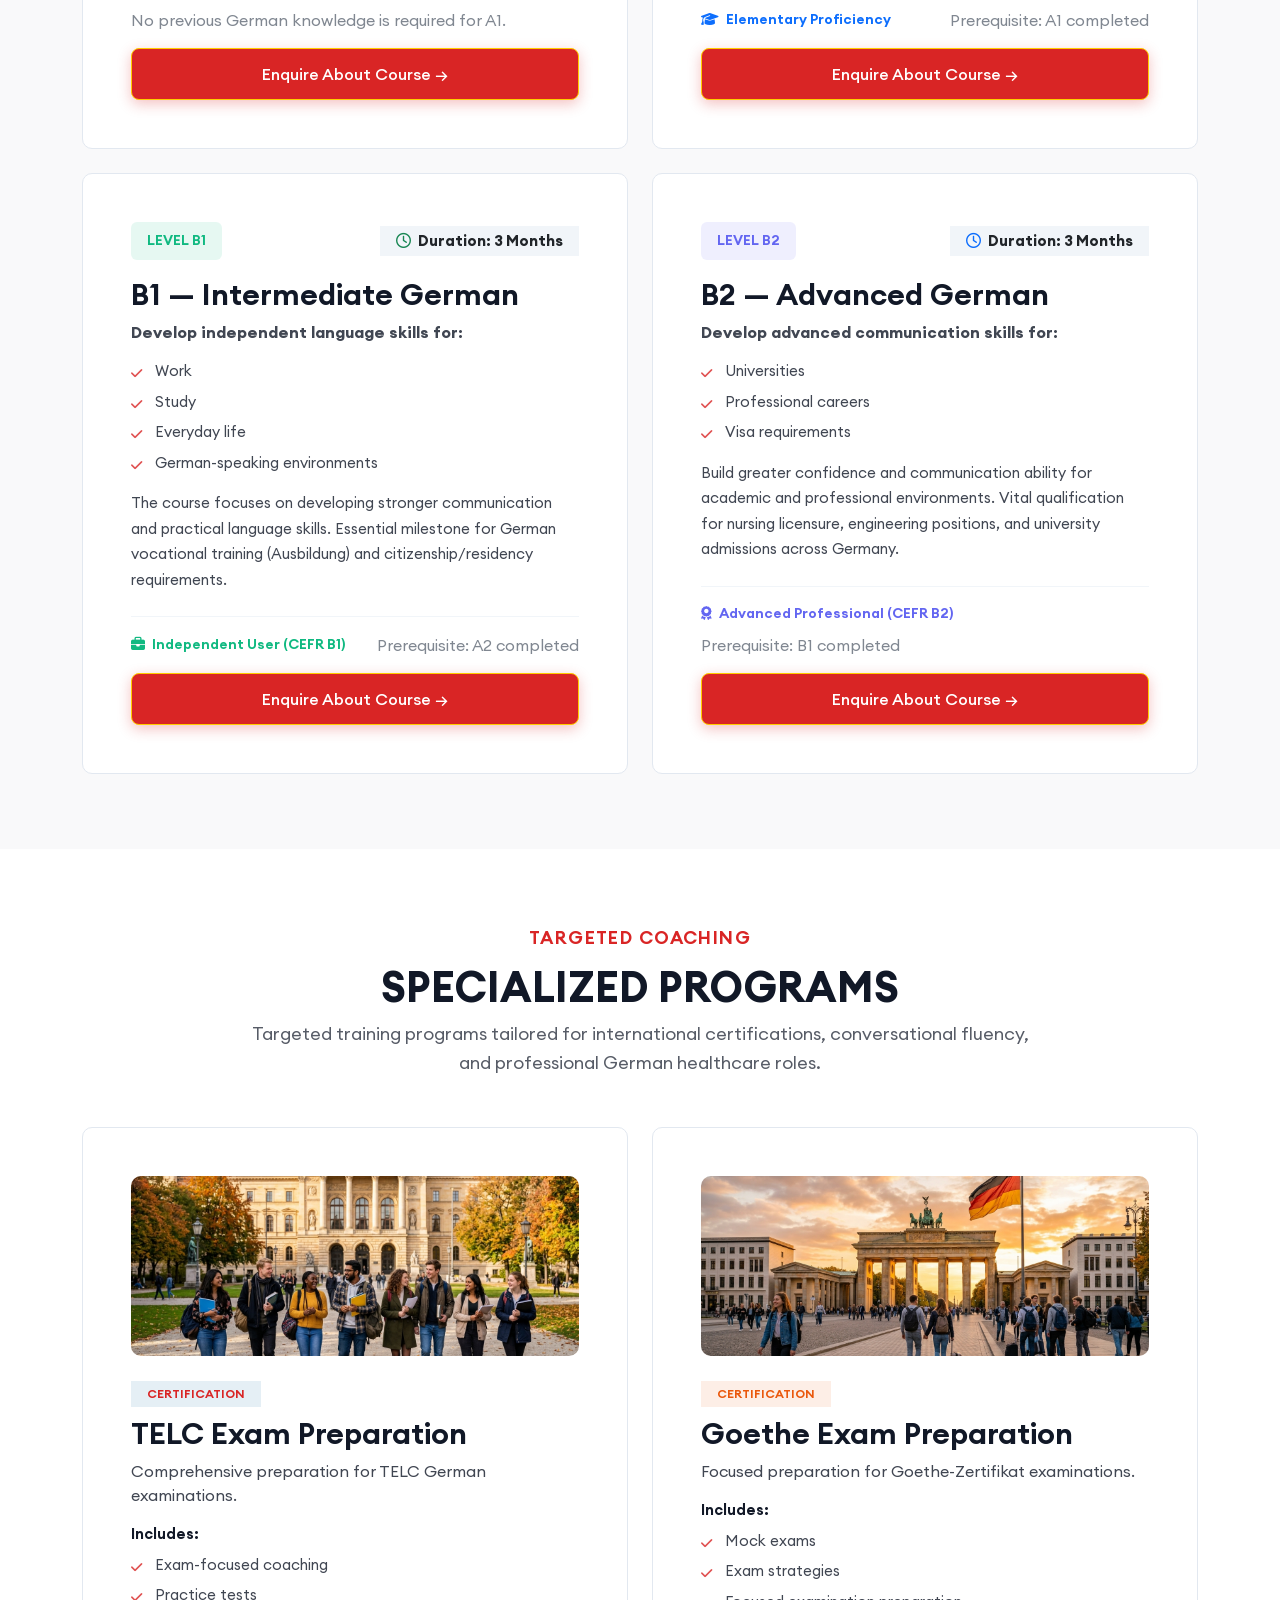
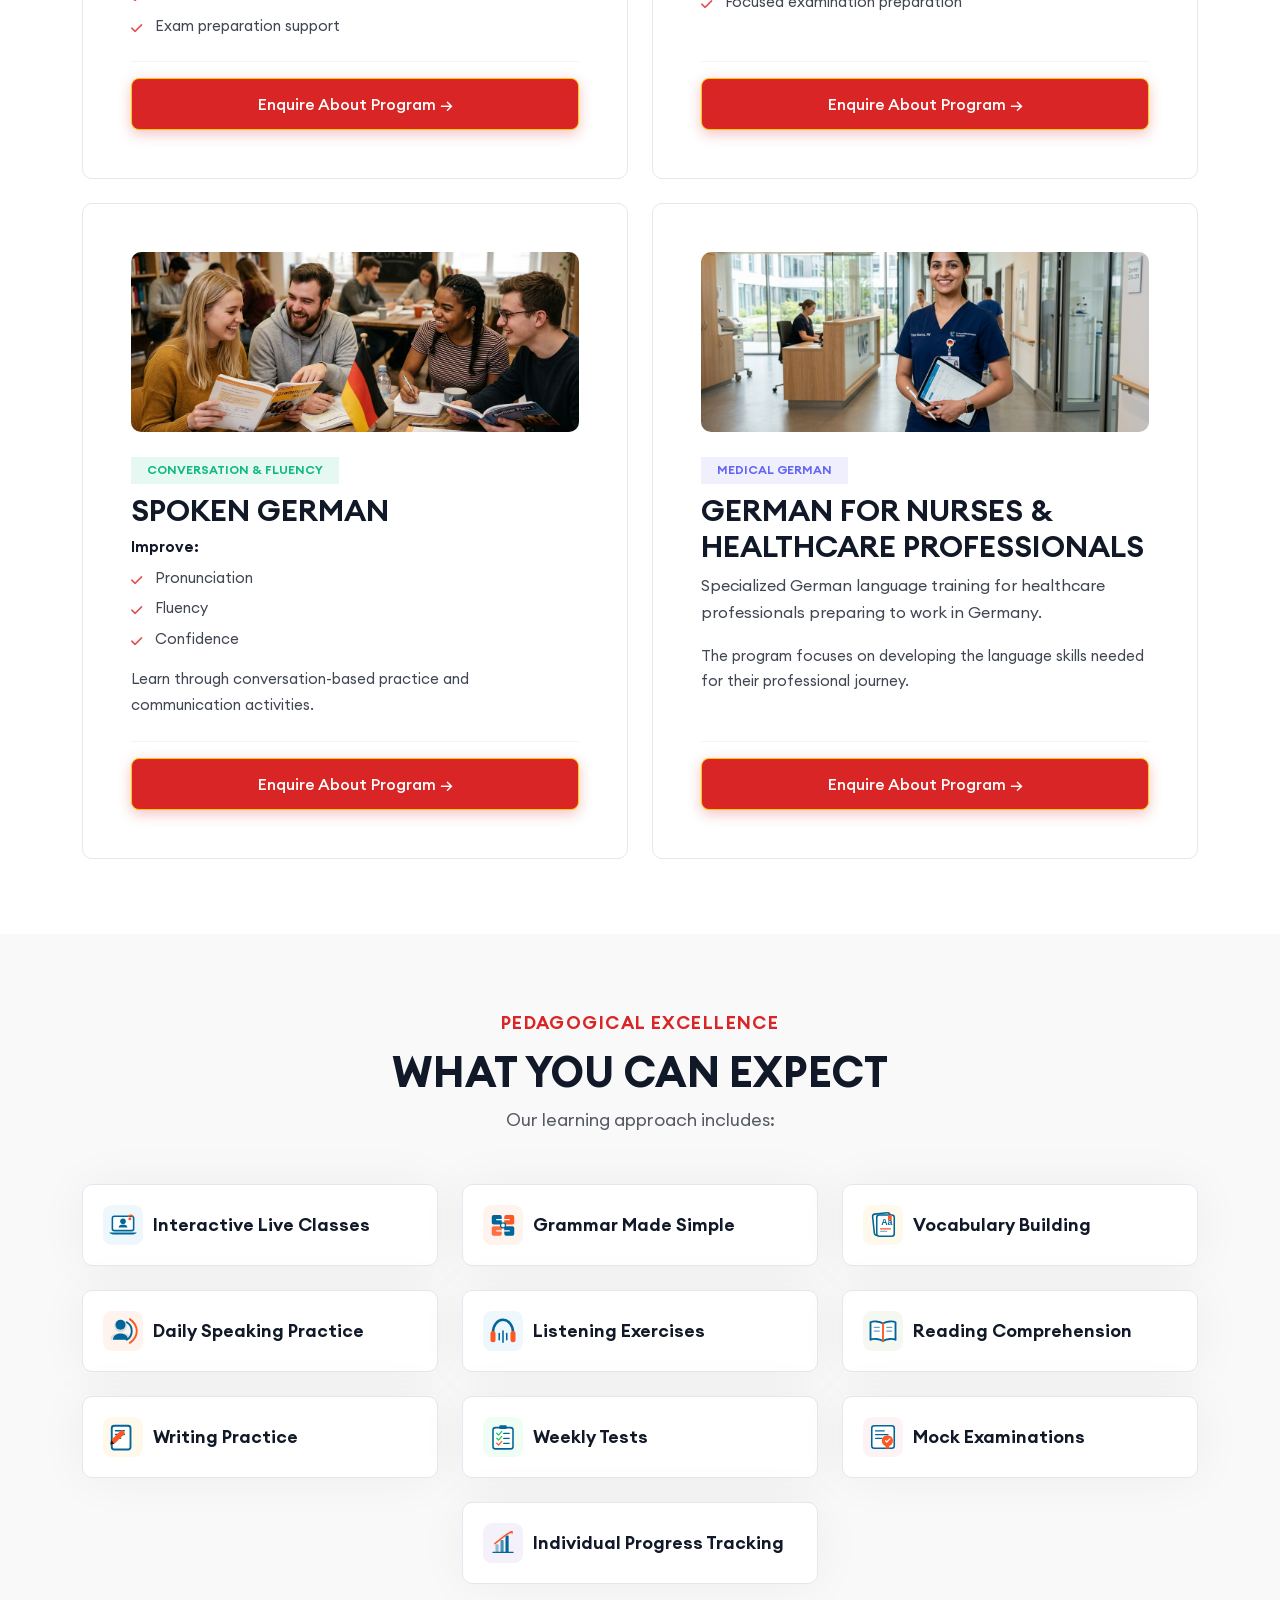
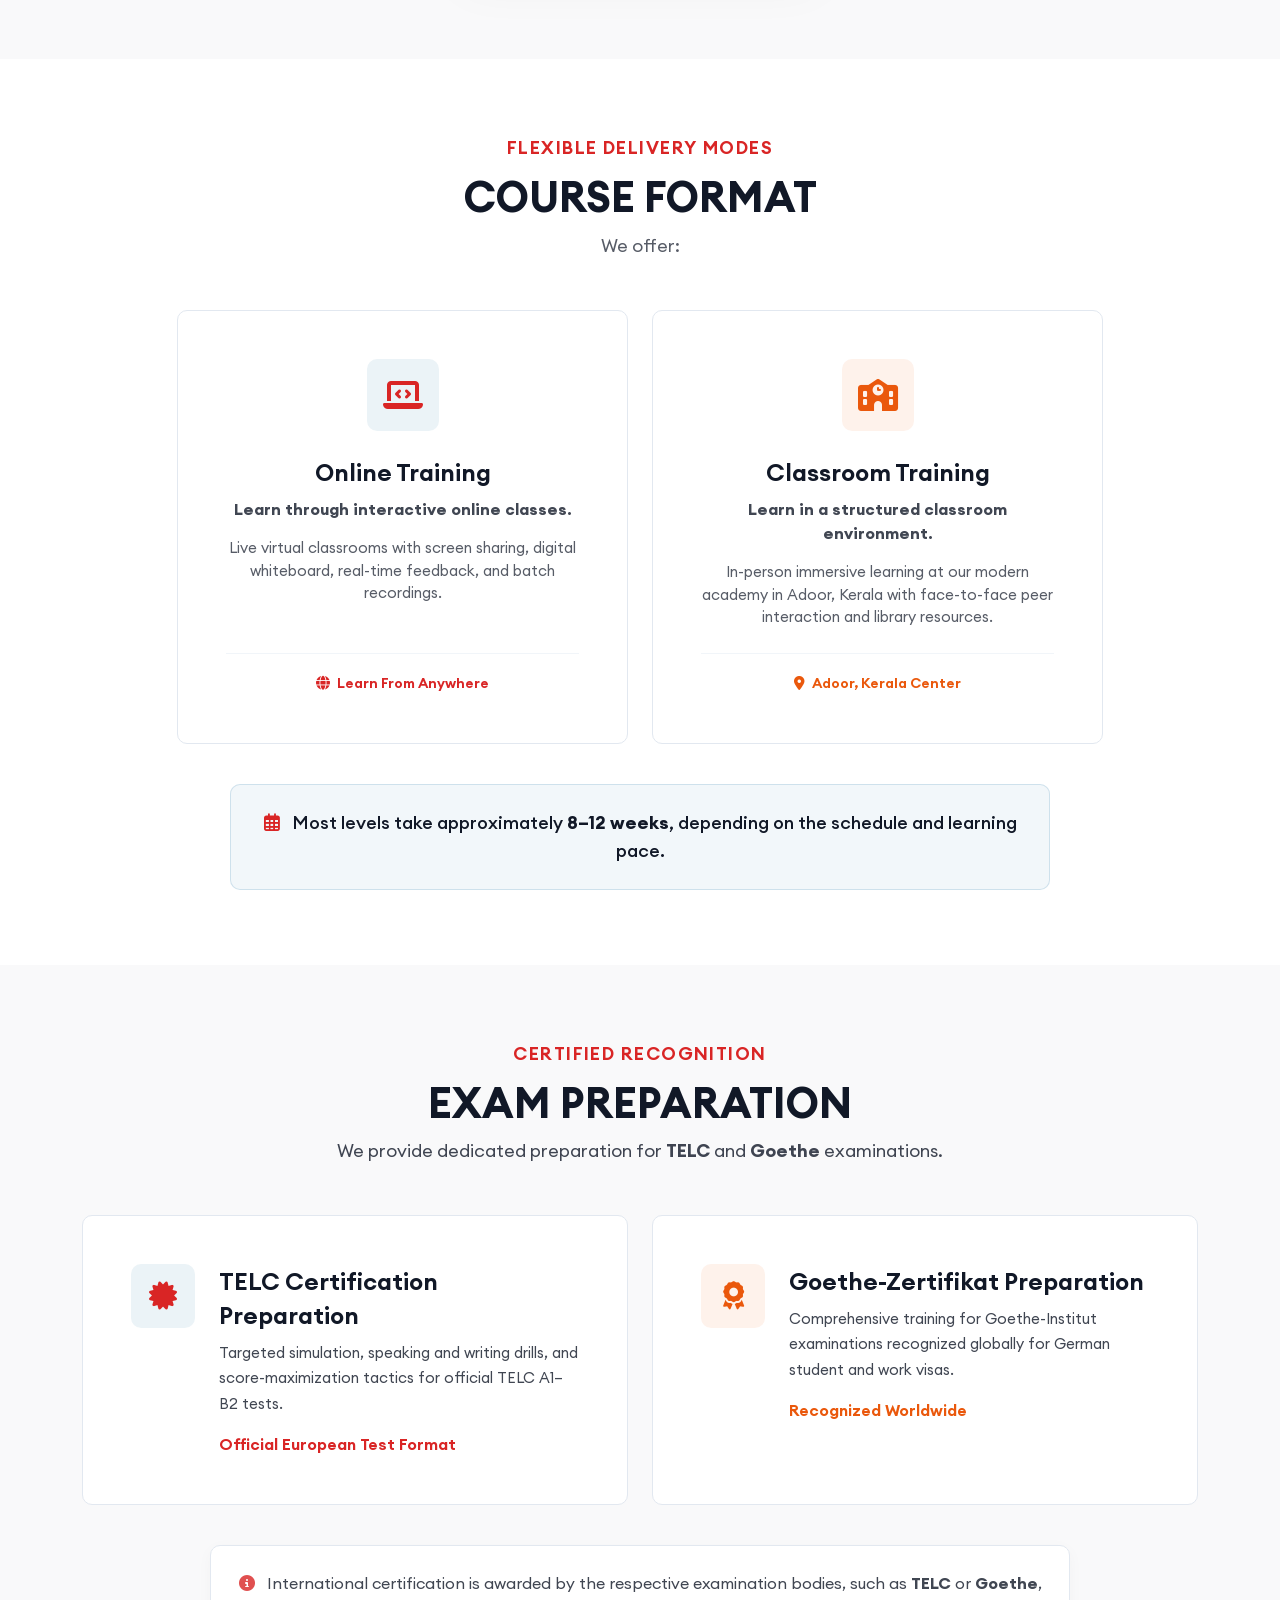
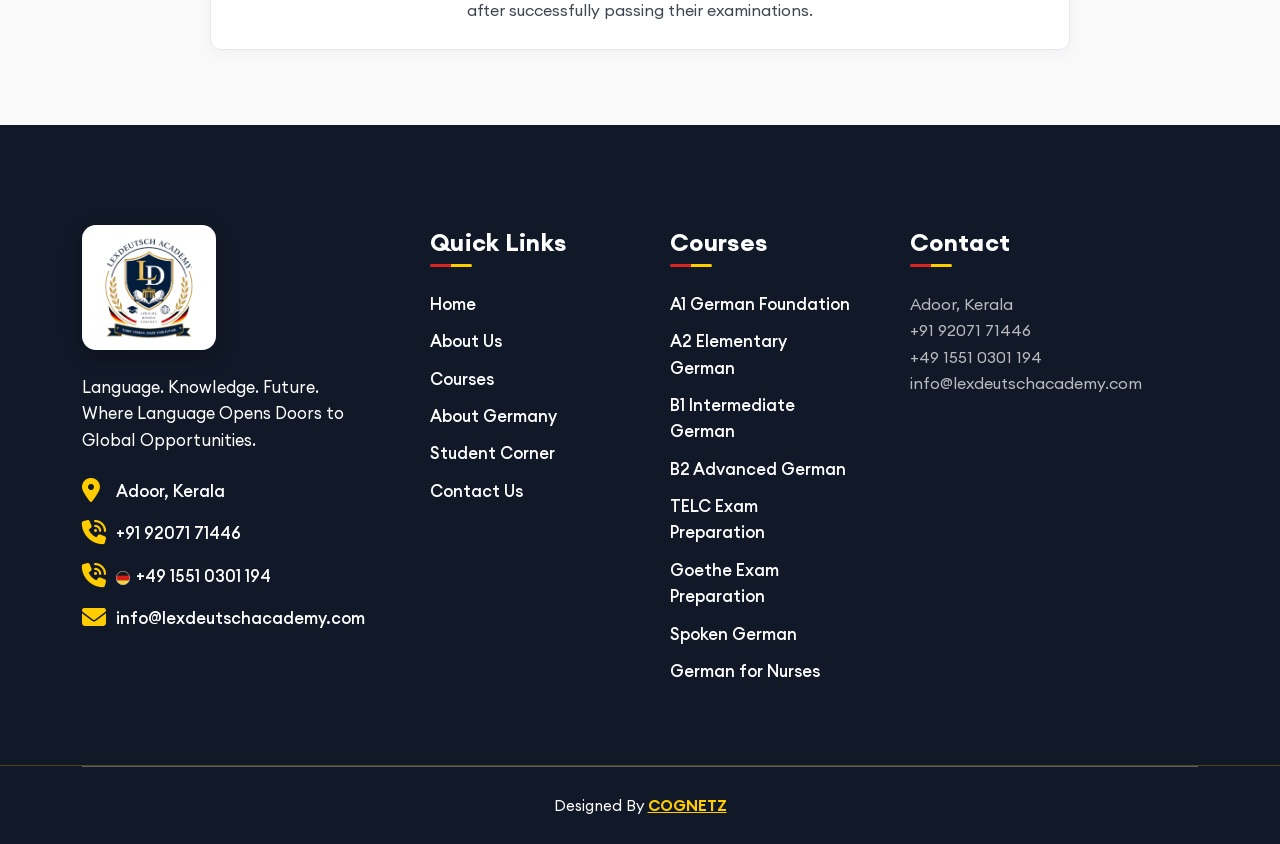
<file: courses-grid-view.html>
<!DOCTYPE html>
<html class="no-js" lang="en">
  <head>
    <!-- Meta Tags -->
    <meta charset="utf-8">
    <meta http-equiv="x-ua-compatible" content="ie=edge">
    <meta name="viewport" content="width=device-width, initial-scale=1">
    <meta name="author" content="LexDeutsch Academy">
    <!-- Favicon Icon -->
    <link rel="icon" type="image/png" href="assets/img/Lexdutch Logo.png">
    <!-- Site Title -->
    <title>Courses &amp; Exam Preparation | LexDeutsch Academy — Learn German. Build Your Future.</title>
    <!-- CSS Files -->
    <link rel="stylesheet" href="assets/css/bootstrap.min.css">
    <link rel="stylesheet" href="assets/css/fontawesome.min.css">
    <link rel="stylesheet" href="assets/css/animate.css">
    <link rel="stylesheet" href="assets/css/jquery-ui.min.css">
    <link rel="stylesheet" href="assets/css/style.css">
    <style>
      .td_level_card {
        transition: transform 0.3s ease, box-shadow 0.3s ease, border-color 0.3s ease;
        border: 1px solid #e2e8f0;
      }
      .td_level_card:hover {
        transform: translateY(-8px);
        box-shadow: 0 16px 36px rgba(17, 24, 39, 0.12) !important;
        border-color: #d92525 !important;
      }
      .td_program_card {
        transition: transform 0.3s ease, box-shadow 0.3s ease, border-color 0.3s ease;
        border: 1px solid #e2e8f0;
      }
      .td_program_card:hover {
        transform: translateY(-8px);
        box-shadow: 0 16px 36px rgba(17, 24, 39, 0.12) !important;
        border-color: #d92525 !important;
      }
      .td_iconbox.td_style_3 {
        transition: transform 0.3s ease, border-color 0.3s ease, box-shadow 0.3s ease;
      }
      .td_iconbox.td_style_3:hover {
        border-color: #d92525 !important;
        box-shadow: 0 10px 28px rgba(217, 37, 37, 0.15) !important;
      }
      .td_iconbox.td_style_3:hover .td_iconbox_title {
        color: #d92525;
      }
      .td_format_card {
        transition: transform 0.3s ease, box-shadow 0.3s ease, border-color 0.3s ease;
        border: 1px solid #e2e8f0;
      }
      .td_format_card:hover {
        transform: translateY(-6px);
        box-shadow: 0 16px 32px rgba(17, 24, 39, 0.1) !important;
        border-color: #d92525 !important;
      }
      .td_exam_card {
        transition: transform 0.3s ease, box-shadow 0.3s ease, border-color 0.3s ease;
        border: 1px solid #e2e8f0;
      }
      .td_exam_card:hover {
        transform: translateY(-6px);
        box-shadow: 0 16px 32px rgba(17, 24, 39, 0.1) !important;
        border-color: #d92525 !important;
      }
      .td_bullet_list li {
        position: relative;
        padding-left: 24px;
        margin-bottom: 8px;
        list-style: none;
      }
      .td_bullet_list li::before {
        content: "\f00c";
        font-family: "Font Awesome 6 Free";
        font-weight: 900;
        position: absolute;
        left: 0;
        top: 2px;
        color: #d92525;
        font-size: 13px;
      }
      .td_courses_hero {
        background: linear-gradient(135deg, rgba(17, 24, 39, 0.94) 0%, rgba(31, 41, 55, 0.88) 100%), url('assets/img/lexdeutsch/german_class.jpg') center/cover no-repeat !important;
        position: relative;
      }
    </style>
  </head>
  <body class="td_theme_2">

    <!-- ==================== Scroll Top Button Start ==================== -->
    <div class="td_scrollup"><i class="fa-solid fa-arrow-up"></i></div>
    <!-- ==================== Scroll Top Button End ==================== -->

    <div class="td_flag_stripe"></div>
                <!-- ==================== Header Area Start ==================== -->
    <header class="td_site_header td_style_1 td_sticky_header td_medium td_heading_color">
      <div class="td_main_header">
        <div class="container">
          <div class="td_main_header_in">
            <!-- 1. Logo Only -->
            <div class="td_main_header_left">
              <a class="td_site_branding d-flex align-items-center" href="index.html" style="text-decoration:none;">
                <img src="assets/img/Lexdutch Logo.png" alt="LexDeutsch Academy Logo" class="td_header_logo_img">
              </a>
            </div>

            <!-- 2. Navigation Links Only -->
            <div class="td_main_header_center">
              <nav class="td_nav">
                <div class="td_nav_list_wrap">
                  <div class="td_nav_list_wrap_in">
                    <ul class="td_nav_list">
                      <li><a href="index.html">Home</a></li>
                      <li><a href="about.html">About Us</a></li>
                      <li><a href="courses-grid-view.html" class="td_accent_color">Courses</a></li>
                      <li><a href="about-germany.html">About Germany</a></li>
                      <li><a href="student-corner.html">Student Corner</a></li>
                      <li><a href="contact.html">Contact Us</a></li>
                    </ul>
                  </div>
                </div>
              </nav>
            </div>

            <!-- 3. Enroll Now Button Only -->
            <div class="td_main_header_right">
              <a href="contact.html#enquiry-form" class="td_btn td_style_1 td_radius_10 td_medium td_with_shadow">
                <span class="td_btn_in td_white_color td_accent_bg">
                  <span>ENROLL NOW</span>
                  <svg width="19" height="20" viewBox="0 0 19 20" fill="none" xmlns="http://www.w3.org/2000/svg">
                    <path d="M15.1575 4.34302L3.84375 15.6567" stroke="currentColor" stroke-width="1.5" stroke-linecap="round" stroke-linejoin="round"/>
                    <path d="M15.157 11.4142C15.157 11.4142 16.0887 5.2748 15.157 4.34311C14.2253 3.41142 8.08594 4.34314 8.08594 4.34314" stroke="currentColor" stroke-width="1.5" stroke-linecap="round" stroke-linejoin="round"/>
                  </svg> 
                </span>             
              </a>
              <button class="td_mobile_menu_btn d-xl-none" type="button" aria-label="Toggle Navigation">
                <i class="fa-solid fa-bars"></i>
              </button>
            </div>
          </div>
        </div>
      </div>
      <!-- Mobile Drawer -->
      <div class="td_mobile_drawer d-xl-none">
        <ul class="td_mobile_nav_list">
          <li><a href="index.html">Home</a></li>
          <li><a href="about.html">About Us</a></li>
          <li><a href="courses-grid-view.html" class="td_accent_color">Courses</a></li>
          <li><a href="about-germany.html">About Germany</a></li>
          <li><a href="student-corner.html">Student Corner</a></li>
          <li><a href="contact.html">Contact Us</a></li>
        </ul>
        <div class="pt-3 border-top">
          <p class="td_fs_14 td_bold text-muted mb-2 text-uppercase">German Courses</p>
          <div class="d-flex flex-wrap gap-2 mb-3">
            <a href="courses-grid-view.html#levels" class="badge bg-light text-dark border p-2 text-decoration-none">A1 Foundation</a>
            <a href="courses-grid-view.html#levels" class="badge bg-light text-dark border p-2 text-decoration-none">A2 Elementary</a>
            <a href="courses-grid-view.html#levels" class="badge bg-light text-dark border p-2 text-decoration-none">B1 Intermediate</a>
            <a href="courses-grid-view.html#levels" class="badge bg-light text-dark border p-2 text-decoration-none">B2 Advanced</a>
          </div>
          <div class="mb-3">
            <a href="tel:+919207171446" class="text-decoration-none td_heading_color td_bold d-flex align-items-center gap-2">
              <i class="fa-solid fa-phone td_accent_color"></i> +91 92071 71446
            </a>
          </div>
          <a href="contact.html#enquiry-form" class="btn btn-primary w-100 py-2 fw-bold text-white" style="background:#d92525; border: 1.5px solid #ffcc00;">ENROLL NOW</a>
        </div>
      </div>
    </header>
    <!-- ==================== Header Area End ==================== -->

    <!-- ==================== Page Heading & Breadcrumb Area Start ==================== -->
    <section class="td_page_heading td_courses_hero td_center td_bg_filed text-center td_hobble">
      <div class="container">
        <div class="td_page_heading_in">
          <div class="d-inline-flex align-items-center gap-2 td_fs_14 text-uppercase td_semibold mb-3 px-3 py-1" style="background: rgba(255,255,255,0.15); border-radius: 20px; color: #fff;">
            <img src="assets/img/flags/germany-round.svg" alt="Germany" style="width: 18px; height: 18px; border-radius: 50%;">
            <span>A1 &bull; A2 &bull; B1 &bull; B2 &bull; TELC &bull; GOETHE</span>
          </div>
          <h1 class="td_white_color td_fs_48 td_mb_10">COURSES &amp; EXAM PREPARATION</h1>
          <p class="td_white_color td_opacity_8 td_fs_22 mb-3">Learn German. Build Your Future.</p>
          <ol class="breadcrumb m-0 td_fs_18 td_opacity_8 td_semibold td_white_color justify-content-center">
            <li class="breadcrumb-item"><a href="index.html">Home</a></li>
            <li class="breadcrumb-item active text-white">Courses &amp; Exam Preparation</li>
          </ol>
        </div>
      </div>
      <div class="td_page_heading_shape_1 position-absolute td_hover_layer_3"></div>
      <div class="td_page_heading_shape_2 position-absolute td_hover_layer_5"></div>
      <div class="td_page_heading_shape_3 position-absolute"><img src="assets/img/others/page_heading_shape_3.svg" alt="Decorative shape 3"></div>
      <div class="td_page_heading_shape_4 position-absolute"><img src="assets/img/others/page_heading_shape_4.svg" alt="Decorative shape 4"></div>
      <div class="td_page_heading_shape_5 position-absolute"><img src="assets/img/others/page_heading_shape_5.svg" alt="Decorative shape 5"></div>
      <div class="td_page_heading_shape_6 position-absolute td_hover_layer_3"></div>
    </section>
    <!-- ==================== Page Heading & Breadcrumb Area End ==================== -->

    <!-- ==================== INTRO BANNER ==================== -->
    <section class="td_white_bg">
      <div class="td_height_100 td_height_lg_70"></div>
      <div class="container">
        <div class="row align-items-center g-4">
          <div class="col-lg-8 wow fadeInLeft" data-wow-duration="1s" data-wow-delay="0.2s">
            <div class="td_section_heading td_style_1">
              <p class="td_section_subtitle_up td_fs_18 td_semibold td_spacing_1 td_mb_10 text-uppercase td_accent_color">Learn German. Build Your Future.</p>
              <h2 class="td_section_title td_fs_42 mb-3">Start your German journey with structured language training from foundation to advanced level.</h2>
              <p class="td_section_subtitle td_fs_18 td_heading_color td_opacity_8 mb-0" style="line-height: 1.7;">
                Our courses are designed to develop speaking, listening, reading, and writing skills while helping learners prepare for education, employment, professional careers, and life in German-speaking countries.
              </p>
            </div>
          </div>
          <div class="col-lg-4 text-lg-end wow fadeInRight" data-wow-duration="1s" data-wow-delay="0.3s">
            <div class="p-4 td_radius_10 td_white_bg" style="border: 2px dashed #ffcc00; background: rgba(255, 204, 0, 0.08);">
              <h4 class="td_fs_20 td_semibold td_accent_color mb-2"><i class="fa-solid fa-graduation-cap me-2"></i>Structured Progression</h4>
              <p class="td_fs_14 td_heading_color td_opacity_7 mb-3">Aligned with the Common European Framework of Reference for Languages (CEFR).</p>
              <a href="contact.html" class="td_btn td_style_1 td_radius_10 td_medium w-100">
                <span class="td_btn_in td_white_color td_accent_bg">
                  <span>Book a Free Demo Class</span>
                </span>
              </a>
            </div>
          </div>
        </div>
      </div>
      <div class="td_height_80 td_height_lg_60"></div>
    </section>

    <!-- ==================== 1. GERMAN LANGUAGE LEVELS ==================== -->
    <section class="td_gray_bg_5 position-relative" id="levels">
      <div class="td_height_112 td_height_lg_75"></div>
      <div class="container">
        <div class="td_section_heading td_style_1 text-center wow fadeInUp" data-wow-duration="1s" data-wow-delay="0.2s">
          <p class="td_section_subtitle_up td_fs_18 td_semibold td_spacing_1 td_mb_10 text-uppercase td_accent_color">Core Levels</p>
          <h2 class="td_section_title td_fs_44 mb-2">GERMAN LANGUAGE LEVELS</h2>
          <p class="td_section_subtitle td_fs_18 td_heading_color td_opacity_7 mb-0" style="max-width: 760px; margin: 0 auto;">
            Step-by-step CEFR language mastery with interactive coaching and authentic learning materials.
          </p>
        </div>
        <div class="td_height_50 td_height_lg_40"></div>
        <div class="row g-4">
          <!-- A1 — German Foundation -->
          <div class="col-lg-6 wow fadeInUp" data-wow-duration="1s" data-wow-delay="0.2s">
            <div class="td_white_bg td_radius_10 p-4 p-md-5 h-100 td_level_card d-flex flex-column justify-content-between">
              <div>
                <div class="d-flex align-items-center justify-content-between mb-3 flex-wrap gap-2">
                  <span class="badge td_fs_14 td_semibold px-3 py-2 td_radius_8" style="background: rgba(0, 102, 153, 0.1); color: var(--accent-color);">
                    LEVEL A1
                  </span>
                  <span class="td_fs_15 td_bold text-dark px-3 py-1 td_radius_8" style="background: #f1f5f9;">
                    <i class="fa-regular fa-clock me-1 td_accent_color"></i> Duration: 2 Months
                  </span>
                </div>
                <h3 class="td_fs_28 td_semibold mb-2">A1 — German Foundation</h3>
                <p class="td_fs_16 td_heading_color td_opacity_8 mb-3"><strong>Build a strong foundation in German.</strong></p>
                <p class="td_fs_15 td_semibold td_heading_color mb-2">You will develop skills in:</p>
                <ul class="td_bullet_list td_fs_15 td_heading_color td_opacity_8 mb-4 p-0">
                  <li>Everyday vocabulary</li>
                  <li>Greetings</li>
                  <li>Introductions</li>
                  <li>Basic conversations</li>
                  <li>Essential German communication</li>
                </ul>
              </div>
              <div class="pt-3 border-top" style="border-color: #f1f5f9 !important;">
                <div class="d-flex align-items-center justify-content-between flex-wrap gap-2 mb-3">
                  <span class="td_fs_14 td_semibold text-success"><i class="fa-solid fa-user-check me-1"></i> <strong>Suitable for:</strong> Beginners</span>
                  <span class="td_fs_13 td_opacity_7">No previous German knowledge is required for A1.</span>
                </div>
                <a href="contact.html#enquiry-form" class="td_btn td_style_1 td_radius_10 td_medium w-100">
                  <span class="td_btn_in td_white_color td_accent_bg">
                    <span>Enquire About Course &rarr;</span>
                  </span>
                </a>
              </div>
            </div>
          </div>

          <!-- A2 — Elementary German -->
          <div class="col-lg-6 wow fadeInUp" data-wow-duration="1s" data-wow-delay="0.25s">
            <div class="td_white_bg td_radius_10 p-4 p-md-5 h-100 td_level_card d-flex flex-column justify-content-between">
              <div>
                <div class="d-flex align-items-center justify-content-between mb-3 flex-wrap gap-2">
                  <span class="badge td_fs_14 td_semibold px-3 py-2 td_radius_8" style="background: rgba(234, 88, 12, 0.1); color: #ea580c;">
                    LEVEL A2
                  </span>
                  <span class="td_fs_15 td_bold text-dark px-3 py-1 td_radius_8" style="background: #f1f5f9;">
                    <i class="fa-regular fa-clock me-1 text-warning"></i> Duration: 2 Months
                  </span>
                </div>
                <h3 class="td_fs_28 td_semibold mb-2">A2 — Elementary German</h3>
                <p class="td_fs_16 td_heading_color td_opacity_8 mb-3">
                  <strong>Expand your communication skills and gain confidence in everyday situations.</strong>
                </p>
                <p class="td_fs_15 td_heading_color td_opacity_8 mb-3" style="line-height: 1.7;">
                  The course builds on your A1 foundation and helps you communicate more comfortably in daily situations.
                </p>
                <p class="td_fs_15 td_semibold td_heading_color mb-2">Key Areas Covered:</p>
                <ul class="td_bullet_list td_fs_15 td_heading_color td_opacity_8 mb-4 p-0">
                  <li>Routine everyday interactions &amp; social situations</li>
                  <li>Talking about past events, family, and hobbies</li>
                  <li>Shopping, directions, dining, and appointments</li>
                  <li>Expanded grammar structures and practical vocabulary</li>
                </ul>
              </div>
              <div class="pt-3 border-top" style="border-color: #f1f5f9 !important;">
                <div class="d-flex align-items-center justify-content-between flex-wrap gap-2 mb-3">
                  <span class="td_fs_14 td_semibold text-primary"><i class="fa-solid fa-graduation-cap me-1"></i> Elementary Proficiency</span>
                  <span class="td_fs_13 td_opacity_7">Prerequisite: A1 completed</span>
                </div>
                <a href="contact.html#enquiry-form" class="td_btn td_style_1 td_radius_10 td_medium w-100">
                  <span class="td_btn_in td_white_color td_accent_bg">
                    <span>Enquire About Course &rarr;</span>
                  </span>
                </a>
              </div>
            </div>
          </div>

          <!-- B1 — Intermediate German -->
          <div class="col-lg-6 wow fadeInUp" data-wow-duration="1s" data-wow-delay="0.3s">
            <div class="td_white_bg td_radius_10 p-4 p-md-5 h-100 td_level_card d-flex flex-column justify-content-between">
              <div>
                <div class="d-flex align-items-center justify-content-between mb-3 flex-wrap gap-2">
                  <span class="badge td_fs_14 td_semibold px-3 py-2 td_radius_8" style="background: rgba(16, 185, 129, 0.1); color: #10b981;">
                    LEVEL B1
                  </span>
                  <span class="td_fs_15 td_bold text-dark px-3 py-1 td_radius_8" style="background: #f1f5f9;">
                    <i class="fa-regular fa-clock me-1 text-success"></i> Duration: 3 Months
                  </span>
                </div>
                <h3 class="td_fs_28 td_semibold mb-2">B1 — Intermediate German</h3>
                <p class="td_fs_16 td_heading_color td_opacity_8 mb-3">
                  <strong>Develop independent language skills for:</strong>
                </p>
                <ul class="td_bullet_list td_fs_15 td_heading_color td_opacity_8 mb-3 p-0">
                  <li>Work</li>
                  <li>Study</li>
                  <li>Everyday life</li>
                  <li>German-speaking environments</li>
                </ul>
                <p class="td_fs_15 td_heading_color td_opacity_8 mb-4" style="line-height: 1.7;">
                  The course focuses on developing stronger communication and practical language skills. Essential milestone for German vocational training (Ausbildung) and citizenship/residency requirements.
                </p>
              </div>
              <div class="pt-3 border-top" style="border-color: #f1f5f9 !important;">
                <div class="d-flex align-items-center justify-content-between flex-wrap gap-2 mb-3">
                  <span class="td_fs_14 td_semibold" style="color: #10b981;"><i class="fa-solid fa-briefcase me-1"></i> Independent User (CEFR B1)</span>
                  <span class="td_fs_13 td_opacity_7">Prerequisite: A2 completed</span>
                </div>
                <a href="contact.html#enquiry-form" class="td_btn td_style_1 td_radius_10 td_medium w-100">
                  <span class="td_btn_in td_white_color td_accent_bg">
                    <span>Enquire About Course &rarr;</span>
                  </span>
                </a>
              </div>
            </div>
          </div>

          <!-- B2 — Advanced German -->
          <div class="col-lg-6 wow fadeInUp" data-wow-duration="1s" data-wow-delay="0.35s">
            <div class="td_white_bg td_radius_10 p-4 p-md-5 h-100 td_level_card d-flex flex-column justify-content-between">
              <div>
                <div class="d-flex align-items-center justify-content-between mb-3 flex-wrap gap-2">
                  <span class="badge td_fs_14 td_semibold px-3 py-2 td_radius_8" style="background: rgba(99, 102, 241, 0.1); color: #6366f1;">
                    LEVEL B2
                  </span>
                  <span class="td_fs_15 td_bold text-dark px-3 py-1 td_radius_8" style="background: #f1f5f9;">
                    <i class="fa-regular fa-clock me-1 text-primary"></i> Duration: 3 Months
                  </span>
                </div>
                <h3 class="td_fs_28 td_semibold mb-2">B2 — Advanced German</h3>
                <p class="td_fs_16 td_heading_color td_opacity_8 mb-3">
                  <strong>Develop advanced communication skills for:</strong>
                </p>
                <ul class="td_bullet_list td_fs_15 td_heading_color td_opacity_8 mb-3 p-0">
                  <li>Universities</li>
                  <li>Professional careers</li>
                  <li>Visa requirements</li>
                </ul>
                <p class="td_fs_15 td_heading_color td_opacity_8 mb-4" style="line-height: 1.7;">
                  Build greater confidence and communication ability for academic and professional environments. Vital qualification for nursing licensure, engineering positions, and university admissions across Germany.
                </p>
              </div>
              <div class="pt-3 border-top" style="border-color: #f1f5f9 !important;">
                <div class="d-flex align-items-center justify-content-between flex-wrap gap-2 mb-3">
                  <span class="td_fs_14 td_semibold" style="color: #6366f1;"><i class="fa-solid fa-award me-1"></i> Advanced Professional (CEFR B2)</span>
                  <span class="td_fs_13 td_opacity_7">Prerequisite: B1 completed</span>
                </div>
                <a href="contact.html#enquiry-form" class="td_btn td_style_1 td_radius_10 td_medium w-100">
                  <span class="td_btn_in td_white_color td_accent_bg">
                    <span>Enquire About Course &rarr;</span>
                  </span>
                </a>
              </div>
            </div>
          </div>
        </div>
      </div>
      <div class="td_height_112 td_height_lg_75"></div>
    </section>
    <!-- ==================== Language Levels End ==================== -->

    <!-- ==================== 2. SPECIALIZED PROGRAMS ==================== -->
    <section class="td_white_bg position-relative" id="specialized">
      <div class="td_height_112 td_height_lg_75"></div>
      <div class="container">
        <div class="td_section_heading td_style_1 text-center wow fadeInUp" data-wow-duration="1s" data-wow-delay="0.2s">
          <p class="td_section_subtitle_up td_fs_18 td_semibold td_spacing_1 td_mb_10 text-uppercase td_accent_color">Targeted Coaching</p>
          <h2 class="td_section_title td_fs_44 mb-2">SPECIALIZED PROGRAMS</h2>
          <p class="td_section_subtitle td_fs_18 td_heading_color td_opacity_7 mb-0" style="max-width: 800px; margin: 0 auto;">
            Targeted training programs tailored for international certifications, conversational fluency, and professional German healthcare roles.
          </p>
        </div>
        <div class="td_height_50 td_height_lg_40"></div>
        <div class="row g-4">
          <!-- TELC Exam Preparation -->
          <div class="col-lg-6 wow fadeInUp" data-wow-duration="1s" data-wow-delay="0.2s">
            <div class="td_white_bg td_radius_10 p-4 p-md-5 h-100 td_program_card d-flex flex-column justify-content-between">
              <div>
                <div class="overflow-hidden td_radius_10 mb-4" style="height: 180px;">
                  <img src="assets/img/lexdeutsch/study_germany.jpg" alt="TELC Exam Preparation" style="width: 100%; height: 100%; object-fit: cover;">
                </div>
                <div class="d-inline-block td_fs_12 text-uppercase td_semibold px-3 py-1 mb-2 td_radius_8" style="background: rgba(0, 102, 153, 0.1); color: var(--accent-color);">
                  CERTIFICATION
                </div>
                <h3 class="td_fs_26 td_semibold mb-2">TELC Exam Preparation</h3>
                <p class="td_fs_16 td_heading_color td_opacity_8 mb-3">
                  Comprehensive preparation for TELC German examinations.
                </p>
                <p class="td_fs_15 td_semibold td_heading_color mb-2">Includes:</p>
                <ul class="td_bullet_list td_fs_15 td_heading_color td_opacity_8 mb-4 p-0">
                  <li>Exam-focused coaching</li>
                  <li>Practice tests</li>
                  <li>Exam preparation support</li>
                </ul>
              </div>
              <div class="pt-3 border-top" style="border-color: #f1f5f9 !important;">
                <a href="contact.html#enquiry-form" class="td_btn td_style_1 td_radius_10 td_medium w-100">
                  <span class="td_btn_in td_white_color td_accent_bg">
                    <span>Enquire About Program &rarr;</span>
                  </span>
                </a>
              </div>
            </div>
          </div>

          <!-- Goethe Exam Preparation -->
          <div class="col-lg-6 wow fadeInUp" data-wow-duration="1s" data-wow-delay="0.25s">
            <div class="td_white_bg td_radius_10 p-4 p-md-5 h-100 td_program_card d-flex flex-column justify-content-between">
              <div>
                <div class="overflow-hidden td_radius_10 mb-4" style="height: 180px;">
                  <img src="assets/img/lexdeutsch/berlin_gate.jpg" alt="Goethe Exam Preparation" style="width: 100%; height: 100%; object-fit: cover;">
                </div>
                <div class="d-inline-block td_fs_12 text-uppercase td_semibold px-3 py-1 mb-2 td_radius_8" style="background: rgba(234, 88, 12, 0.1); color: #ea580c;">
                  CERTIFICATION
                </div>
                <h3 class="td_fs_26 td_semibold mb-2">Goethe Exam Preparation</h3>
                <p class="td_fs_16 td_heading_color td_opacity_8 mb-3">
                  Focused preparation for Goethe-Zertifikat examinations.
                </p>
                <p class="td_fs_15 td_semibold td_heading_color mb-2">Includes:</p>
                <ul class="td_bullet_list td_fs_15 td_heading_color td_opacity_8 mb-4 p-0">
                  <li>Mock exams</li>
                  <li>Exam strategies</li>
                  <li>Focused examination preparation</li>
                </ul>
              </div>
              <div class="pt-3 border-top" style="border-color: #f1f5f9 !important;">
                <a href="contact.html#enquiry-form" class="td_btn td_style_1 td_radius_10 td_medium w-100">
                  <span class="td_btn_in td_white_color td_accent_bg">
                    <span>Enquire About Program &rarr;</span>
                  </span>
                </a>
              </div>
            </div>
          </div>

          <!-- SPOKEN GERMAN -->
          <div class="col-lg-6 wow fadeInUp" data-wow-duration="1s" data-wow-delay="0.3s">
            <div class="td_white_bg td_radius_10 p-4 p-md-5 h-100 td_program_card d-flex flex-column justify-content-between">
              <div>
                <div class="overflow-hidden td_radius_10 mb-4" style="height: 180px;">
                  <img src="assets/img/lexdeutsch/german_students.jpg" alt="Spoken German" style="width: 100%; height: 100%; object-fit: cover;">
                </div>
                <div class="d-inline-block td_fs_12 text-uppercase td_semibold px-3 py-1 mb-2 td_radius_8" style="background: rgba(16, 185, 129, 0.1); color: #10b981;">
                  CONVERSATION &amp; FLUENCY
                </div>
                <h3 class="td_fs_26 td_semibold mb-2">SPOKEN GERMAN</h3>
                <p class="td_fs_15 td_semibold td_heading_color mb-2">Improve:</p>
                <ul class="td_bullet_list td_fs_15 td_heading_color td_opacity_8 mb-3 p-0">
                  <li>Pronunciation</li>
                  <li>Fluency</li>
                  <li>Confidence</li>
                </ul>
                <p class="td_fs_15 td_heading_color td_opacity_8 mb-4" style="line-height: 1.7;">
                  Learn through conversation-based practice and communication activities.
                </p>
              </div>
              <div class="pt-3 border-top" style="border-color: #f1f5f9 !important;">
                <a href="contact.html#enquiry-form" class="td_btn td_style_1 td_radius_10 td_medium w-100">
                  <span class="td_btn_in td_white_color td_accent_bg">
                    <span>Enquire About Program &rarr;</span>
                  </span>
                </a>
              </div>
            </div>
          </div>

          <!-- GERMAN FOR NURSES & HEALTHCARE PROFESSIONALS -->
          <div class="col-lg-6 wow fadeInUp" data-wow-duration="1s" data-wow-delay="0.35s">
            <div class="td_white_bg td_radius_10 p-4 p-md-5 h-100 td_program_card d-flex flex-column justify-content-between">
              <div>
                <div class="overflow-hidden td_radius_10 mb-4" style="height: 180px;">
                  <img src="assets/img/lexdeutsch/german_nurse.jpg" alt="German for Nurses" style="width: 100%; height: 100%; object-fit: cover;">
                </div>
                <div class="d-inline-block td_fs_12 text-uppercase td_semibold px-3 py-1 mb-2 td_radius_8" style="background: rgba(99, 102, 241, 0.1); color: #6366f1;">
                  MEDICAL GERMAN
                </div>
                <h3 class="td_fs_26 td_semibold mb-2">GERMAN FOR NURSES &amp; HEALTHCARE PROFESSIONALS</h3>
                <p class="td_fs_16 td_heading_color td_opacity_8 mb-3" style="line-height: 1.7;">
                  Specialized German language training for healthcare professionals preparing to work in Germany.
                </p>
                <p class="td_fs_15 td_heading_color td_opacity_8 mb-4" style="line-height: 1.7;">
                  The program focuses on developing the language skills needed for their professional journey.
                </p>
              </div>
              <div class="pt-3 border-top" style="border-color: #f1f5f9 !important;">
                <a href="contact.html#enquiry-form" class="td_btn td_style_1 td_radius_10 td_medium w-100">
                  <span class="td_btn_in td_white_color td_accent_bg">
                    <span>Enquire About Program &rarr;</span>
                  </span>
                </a>
              </div>
            </div>
          </div>
        </div>
      </div>
      <div class="td_height_112 td_height_lg_75"></div>
    </section>
    <!-- ==================== Specialized Programs End ==================== -->

    <!-- ==================== 3. WHAT YOU CAN EXPECT ==================== -->
    <section class="td_gray_bg_5 position-relative" id="expect">
      <div class="td_height_112 td_height_lg_75"></div>
      <div class="container position-relative" style="z-index: 2;">
        <div class="td_section_heading td_style_1 text-center wow fadeInUp" data-wow-duration="1s" data-wow-delay="0.2s">
          <p class="td_section_subtitle_up td_fs_18 td_semibold td_spacing_1 td_mb_10 text-uppercase td_accent_color">Pedagogical Excellence</p>
          <h2 class="td_section_title td_fs_44 mb-2">WHAT YOU CAN EXPECT</h2>
          <p class="td_section_subtitle td_fs_18 td_heading_color td_opacity_7 mb-0" style="max-width: 800px; margin: 0 auto;">Our learning approach includes:</p>
        </div>
        <div class="td_height_50 td_height_lg_40"></div>
        <div class="row td_gap_y_24 justify-content-center">
          <div class="col-xxl-3 col-lg-4 col-md-6 wow fadeInUp" data-wow-duration="1s" data-wow-delay="0.2s">
            <a class="td_iconbox td_style_3 td_fs_18 td_semibold td_radius_10 td_white_bg td_heading_color" href="contact.html" style="border: 1px solid #e2e8f0;">
              <span class="td_iconbox_icon"><img src="assets/img/icons/method_live_classes.svg" alt="Interactive Live Classes"></span>
              <span class="td_iconbox_title">Interactive Live Classes</span>
            </a>
          </div>
          <div class="col-xxl-3 col-lg-4 col-md-6 wow fadeInUp" data-wow-duration="1s" data-wow-delay="0.25s">
            <a class="td_iconbox td_style_3 td_fs_18 td_semibold td_radius_10 td_white_bg td_heading_color" href="contact.html" style="border: 1px solid #e2e8f0;">
              <span class="td_iconbox_icon"><img src="assets/img/icons/method_grammar.svg" alt="Grammar Made Simple"></span>
              <span class="td_iconbox_title">Grammar Made Simple</span>
            </a>
          </div>
          <div class="col-xxl-3 col-lg-4 col-md-6 wow fadeInUp" data-wow-duration="1s" data-wow-delay="0.3s">
            <a class="td_iconbox td_style_3 td_fs_18 td_semibold td_radius_10 td_white_bg td_heading_color" href="contact.html" style="border: 1px solid #e2e8f0;">
              <span class="td_iconbox_icon"><img src="assets/img/icons/method_vocabulary.svg" alt="Vocabulary Building"></span>
              <span class="td_iconbox_title">Vocabulary Building</span>
            </a>
          </div>
          <div class="col-xxl-3 col-lg-4 col-md-6 wow fadeInUp" data-wow-duration="1s" data-wow-delay="0.35s">
            <a class="td_iconbox td_style_3 td_fs_18 td_semibold td_radius_10 td_white_bg td_heading_color" href="contact.html" style="border: 1px solid #e2e8f0;">
              <span class="td_iconbox_icon"><img src="assets/img/icons/skill_sprechen.svg" alt="Daily Speaking Practice"></span>
              <span class="td_iconbox_title">Daily Speaking Practice</span>
            </a>
          </div>
          <div class="col-xxl-3 col-lg-4 col-md-6 wow fadeInUp" data-wow-duration="1s" data-wow-delay="0.4s">
            <a class="td_iconbox td_style_3 td_fs_18 td_semibold td_radius_10 td_white_bg td_heading_color" href="contact.html" style="border: 1px solid #e2e8f0;">
              <span class="td_iconbox_icon"><img src="assets/img/icons/skill_hoeren.svg" alt="Listening Exercises"></span>
              <span class="td_iconbox_title">Listening Exercises</span>
            </a>
          </div>
          <div class="col-xxl-3 col-lg-4 col-md-6 wow fadeInUp" data-wow-duration="1s" data-wow-delay="0.45s">
            <a class="td_iconbox td_style_3 td_fs_18 td_semibold td_radius_10 td_white_bg td_heading_color" href="contact.html" style="border: 1px solid #e2e8f0;">
              <span class="td_iconbox_icon"><img src="assets/img/icons/skill_lesen.svg" alt="Reading Comprehension"></span>
              <span class="td_iconbox_title">Reading Comprehension</span>
            </a>
          </div>
          <div class="col-xxl-3 col-lg-4 col-md-6 wow fadeInUp" data-wow-duration="1s" data-wow-delay="0.5s">
            <a class="td_iconbox td_style_3 td_fs_18 td_semibold td_radius_10 td_white_bg td_heading_color" href="contact.html" style="border: 1px solid #e2e8f0;">
              <span class="td_iconbox_icon"><img src="assets/img/icons/skill_schreiben.svg" alt="Writing Practice"></span>
              <span class="td_iconbox_title">Writing Practice</span>
            </a>
          </div>
          <div class="col-xxl-3 col-lg-4 col-md-6 wow fadeInUp" data-wow-duration="1s" data-wow-delay="0.55s">
            <a class="td_iconbox td_style_3 td_fs_18 td_semibold td_radius_10 td_white_bg td_heading_color" href="contact.html" style="border: 1px solid #e2e8f0;">
              <span class="td_iconbox_icon"><img src="assets/img/icons/method_weekly_tests.svg" alt="Weekly Tests"></span>
              <span class="td_iconbox_title">Weekly Tests</span>
            </a>
          </div>
          <div class="col-xxl-3 col-lg-4 col-md-6 wow fadeInUp" data-wow-duration="1s" data-wow-delay="0.6s">
            <a class="td_iconbox td_style_3 td_fs_18 td_semibold td_radius_10 td_white_bg td_heading_color" href="contact.html" style="border: 1px solid #e2e8f0;">
              <span class="td_iconbox_icon"><img src="assets/img/icons/method_mock_exams.svg" alt="Mock Examinations"></span>
              <span class="td_iconbox_title">Mock Examinations</span>
            </a>
          </div>
          <div class="col-xxl-3 col-lg-4 col-md-6 wow fadeInUp" data-wow-duration="1s" data-wow-delay="0.65s">
            <a class="td_iconbox td_style_3 td_fs_18 td_semibold td_radius_10 td_white_bg td_heading_color" href="contact.html" style="border: 1px solid #e2e8f0;">
              <span class="td_iconbox_icon"><img src="assets/img/icons/method_progress_tracking.svg" alt="Individual Progress Tracking"></span>
              <span class="td_iconbox_title">Individual Progress Tracking</span>
            </a>
          </div>
        </div>
      </div>
      <div class="td_height_112 td_height_lg_75"></div>
    </section>
    <!-- ==================== What You Can Expect End ==================== -->

    <!-- ==================== 4. COURSE FORMAT ==================== -->
    <section class="td_white_bg position-relative" id="format">
      <div class="td_height_112 td_height_lg_75"></div>
      <div class="container">
        <div class="td_section_heading td_style_1 text-center wow fadeInUp" data-wow-duration="1s" data-wow-delay="0.2s">
          <p class="td_section_subtitle_up td_fs_18 td_semibold td_spacing_1 td_mb_10 text-uppercase td_accent_color">Flexible Delivery Modes</p>
          <h2 class="td_section_title td_fs_44 mb-2">COURSE FORMAT</h2>
          <p class="td_section_subtitle td_fs_18 td_heading_color td_opacity_7 mb-0">We offer:</p>
        </div>
        <div class="td_height_50 td_height_lg_40"></div>
        <div class="row g-4 justify-content-center">
          <!-- Online Training -->
          <div class="col-lg-5 col-md-6 wow fadeInUp" data-wow-duration="1s" data-wow-delay="0.2s">
            <div class="p-4 p-md-5 td_radius_10 td_white_bg h-100 td_format_card text-center d-flex flex-column justify-content-between">
              <div>
                <div class="td_center td_radius_10 mx-auto mb-4" style="width: 72px; height: 72px; background: rgba(0, 102, 153, 0.08); color: var(--accent-color); font-size: 32px;">
                  <i class="fa-solid fa-laptop-code"></i>
                </div>
                <h3 class="td_fs_24 td_semibold mb-2">Online Training</h3>
                <p class="td_fs_16 td_heading_color td_opacity_8 mb-3">
                  <strong>Learn through interactive online classes.</strong>
                </p>
                <p class="td_fs_15 td_heading_color td_opacity_7 mb-0">
                  Live virtual classrooms with screen sharing, digital whiteboard, real-time feedback, and batch recordings.
                </p>
              </div>
              <div class="mt-4 pt-3 border-top" style="border-color: #f1f5f9 !important;">
                <span class="td_fs_14 td_semibold td_accent_color"><i class="fa-solid fa-globe me-1"></i> Learn From Anywhere</span>
              </div>
            </div>
          </div>

          <!-- Classroom Training -->
          <div class="col-lg-5 col-md-6 wow fadeInUp" data-wow-duration="1s" data-wow-delay="0.3s">
            <div class="p-4 p-md-5 td_radius_10 td_white_bg h-100 td_format_card text-center d-flex flex-column justify-content-between">
              <div>
                <div class="td_center td_radius_10 mx-auto mb-4" style="width: 72px; height: 72px; background: rgba(234, 88, 12, 0.08); color: #ea580c; font-size: 32px;">
                  <i class="fa-solid fa-school"></i>
                </div>
                <h3 class="td_fs_24 td_semibold mb-2">Classroom Training</h3>
                <p class="td_fs_16 td_heading_color td_opacity_8 mb-3">
                  <strong>Learn in a structured classroom environment.</strong>
                </p>
                <p class="td_fs_15 td_heading_color td_opacity_7 mb-0">
                  In-person immersive learning at our modern academy in Adoor, Kerala with face-to-face peer interaction and library resources.
                </p>
              </div>
              <div class="mt-4 pt-3 border-top" style="border-color: #f1f5f9 !important;">
                <span class="td_fs_14 td_semibold" style="color: #ea580c;"><i class="fa-solid fa-location-dot me-1"></i> Adoor, Kerala Center</span>
              </div>
            </div>
          </div>
        </div>

        <div class="td_height_40 td_height_lg_30"></div>
        <div class="p-4 td_radius_10 text-center mx-auto wow fadeInUp" data-wow-duration="1s" data-wow-delay="0.35s" style="max-width: 820px; background: rgba(0, 102, 153, 0.05); border: 1px solid rgba(0, 102, 153, 0.15);">
          <p class="td_fs_18 td_heading_color td_medium mb-0">
            <i class="fa-regular fa-calendar-days td_accent_color me-2"></i>
            Most levels take approximately <strong>8–12 weeks</strong>, depending on the schedule and learning pace.
          </p>
        </div>
      </div>
      <div class="td_height_112 td_height_lg_75"></div>
    </section>
    <!-- ==================== Course Format End ==================== -->

    <!-- ==================== 5. EXAM PREPARATION ==================== -->
    <section class="td_gray_bg_5 position-relative">
      <div class="td_height_112 td_height_lg_75"></div>
      <div class="container">
        <div class="td_section_heading td_style_1 text-center wow fadeInUp" data-wow-duration="1s" data-wow-delay="0.2s">
          <p class="td_section_subtitle_up td_fs_18 td_semibold td_spacing_1 td_mb_10 text-uppercase td_accent_color">Certified Recognition</p>
          <h2 class="td_section_title td_fs_44 mb-2">EXAM PREPARATION</h2>
          <p class="td_section_subtitle td_fs_18 td_heading_color td_opacity_8 mb-0" style="max-width: 800px; margin: 0 auto;">
            We provide dedicated preparation for <strong>TELC</strong> and <strong>Goethe</strong> examinations.
          </p>
        </div>
        <div class="td_height_50 td_height_lg_40"></div>
        <div class="row g-4 justify-content-center">
          <div class="col-lg-6 wow fadeInUp" data-wow-duration="1s" data-wow-delay="0.2s">
            <div class="p-4 p-md-5 td_radius_10 td_white_bg h-100 td_exam_card d-flex align-items-start gap-4">
              <div class="td_center td_radius_10 flex-shrink-0" style="width: 64px; height: 64px; background: rgba(0, 102, 153, 0.08); color: var(--accent-color); font-size: 28px;">
                <i class="fa-solid fa-certificate"></i>
              </div>
              <div>
                <h3 class="td_fs_24 td_semibold mb-2">TELC Certification Preparation</h3>
                <p class="td_fs_15 td_heading_color td_opacity_8 mb-3" style="line-height: 1.7;">
                  Targeted simulation, speaking and writing drills, and score-maximization tactics for official TELC A1–B2 tests.
                </p>
                <span class="td_fs_13 td_semibold td_accent_color">Official European Test Format</span>
              </div>
            </div>
          </div>
          <div class="col-lg-6 wow fadeInUp" data-wow-duration="1s" data-wow-delay="0.3s">
            <div class="p-4 p-md-5 td_radius_10 td_white_bg h-100 td_exam_card d-flex align-items-start gap-4">
              <div class="td_center td_radius_10 flex-shrink-0" style="width: 64px; height: 64px; background: rgba(234, 88, 12, 0.08); color: #ea580c; font-size: 28px;">
                <i class="fa-solid fa-award"></i>
              </div>
              <div>
                <h3 class="td_fs_24 td_semibold mb-2">Goethe-Zertifikat Preparation</h3>
                <p class="td_fs_15 td_heading_color td_opacity_8 mb-3" style="line-height: 1.7;">
                  Comprehensive training for Goethe-Institut examinations recognized globally for German student and work visas.
                </p>
                <span class="td_fs_13 td_semibold" style="color: #ea580c;">Recognized Worldwide</span>
              </div>
            </div>
          </div>
        </div>

        <div class="td_height_40 td_height_lg_30"></div>
        <div class="p-4 td_radius_10 text-center mx-auto wow fadeInUp" data-wow-duration="1s" data-wow-delay="0.35s" style="max-width: 860px; background: #ffffff; border: 1px solid #e2e8f0; box-shadow: 0 4px 16px rgba(0,0,0,0.03);">
          <p class="td_fs_16 td_heading_color td_opacity_8 mb-0" style="line-height: 1.7;">
            <i class="fa-solid fa-circle-info td_accent_color me-2"></i>
            International certification is awarded by the respective examination bodies, such as <strong>TELC</strong> or <strong>Goethe</strong>, after successfully passing their examinations.
          </p>
        </div>
      </div>
      <div class="td_height_112 td_height_lg_75"></div>
    </section>
    <!-- ==================== Exam Preparation End ==================== -->

    <!-- ==================== Footer Area Start ==================== -->
    <footer class="td_footer td_style_1">
      <div class="container">
        <div class="td_footer_row">
          <div class="td_footer_col">
            <div class="td_footer_widget">
              <div class="td_footer_text_widget td_fs_18">
                <a class="td_site_branding d-inline-block mb-3" href="index.html" style="text-decoration:none;">
                  <img src="assets/img/Lexdutch Logo.png" alt="LexDeutsch Academy Logo" class="td_footer_logo_img">
                </a>
                <p>Language. Knowledge. Future. Where Language Opens Doors to Global Opportunities.</p>
              </div>
              <ul class="td_footer_address_widget td_medium td_mp_0">
                <li><i class="fa-solid fa-location-dot"></i>Adoor, Kerala</li>
                <li><i class="fa-solid fa-phone-volume"></i><a href="tel:+919207171446">+91 92071 71446</a></li>
                <li><i class="fa-solid fa-phone-volume"></i><a href="tel:+4915510301194"><img src="assets/img/flags/germany-round.svg" alt="Germany" style="width: 14px; height: 14px; vertical-align: middle; margin-right: 6px;">+49 1551 0301 194</a></li>
                <li><i class="fa-solid fa-envelope"></i><a href="mailto:info@lexdeutschacademy.com">info@lexdeutschacademy.com</a></li>
              </ul>
            </div>
          </div>
          <div class="td_footer_col">
            <div class="td_footer_widget">
                            <h2 class="td_footer_widget_title td_fs_24 td_white_color td_semibold td_mb_30">Quick Links</h2>
              <ul class="td_footer_widget_menu">
                <li><a href="index.html">Home</a></li>
                <li><a href="about.html">About Us</a></li>
                <li><a href="courses-grid-view.html">Courses</a></li>
                <li><a href="about-germany.html">About Germany</a></li>
                <li><a href="student-corner.html">Student Corner</a></li>
                <li><a href="contact.html">Contact Us</a></li>
              </ul>
            </div>
          </div>
          <div class="td_footer_col">
            <div class="td_footer_widget">
              <h2 class="td_footer_widget_title td_fs_24 td_white_color td_semibold td_mb_30">Courses</h2>
              <ul class="td_footer_widget_menu">
                <li><a href="#levels">A1 German Foundation</a></li>
                <li><a href="#levels">A2 Elementary German</a></li>
                <li><a href="#levels">B1 Intermediate German</a></li>
                <li><a href="#levels">B2 Advanced German</a></li>
                <li><a href="#specialized">TELC Exam Preparation</a></li>
                <li><a href="#specialized">Goethe Exam Preparation</a></li>
                <li><a href="#specialized">Spoken German</a></li>
                <li><a href="#specialized">German for Nurses</a></li>
              </ul>
            </div>
          </div>
          <div class="td_footer_col">
            <div class="td_footer_widget">
              <h2 class="td_footer_widget_title td_fs_24 td_white_color td_semibold td_mb_30">Contact</h2>
              <div class="td_newsletter td_style_1">
                <p class="td_mb_0 td_opacity_7">Adoor, Kerala<br>+91 92071 71446<br>+49 1551 0301 194<br>info@lexdeutschacademy.com</p>
              </div>
            </div>
          </div>
        </div>
      </div>
      <div class="td_footer_bottom td_fs_18">
        <div class="container">
          <div class="td_footer_bottom_in justify-content-center text-center">
            <p class="td_copyright mb-0 text-center">Designed By <a href="https://cognetz.com/" target="_blank" rel="noopener noreferrer" style="color: #FFCC00; font-weight: 600; text-decoration: underline;">COGNETZ</a></p>
          </div>
        </div>
      </div>
    </footer>
    <!-- ==================== Footer Area End ==================== -->

    <!-- Scripts -->
    <script src="assets/js/jquery.min.js"></script>
    <script src="assets/js/bootstrap.bundle.min.js"></script>
    <script src="assets/js/jquery-ui.min.js"></script>
    <script src="assets/js/wow.min.js"></script>
    <script src="assets/js/slick.min.js"></script>
    <script src="assets/js/main.js"></script>
  </body>
</html>
</file>
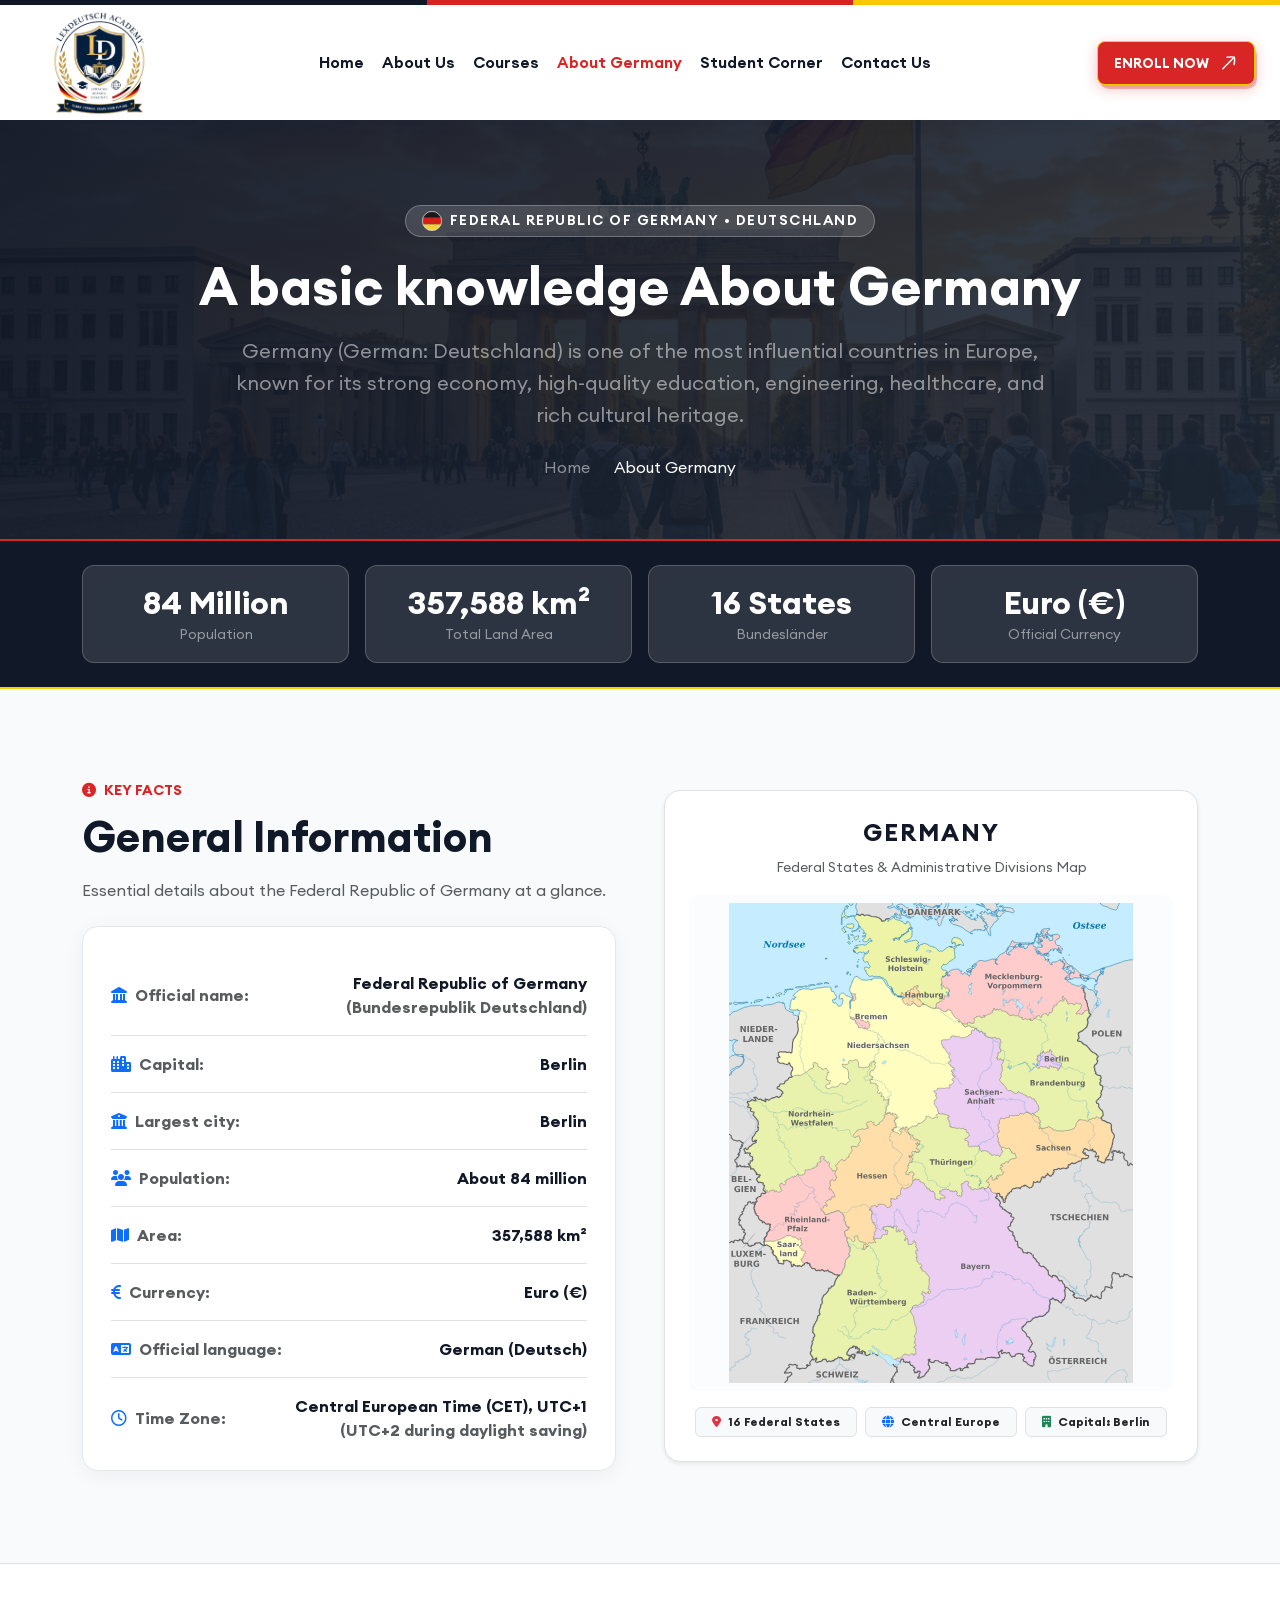
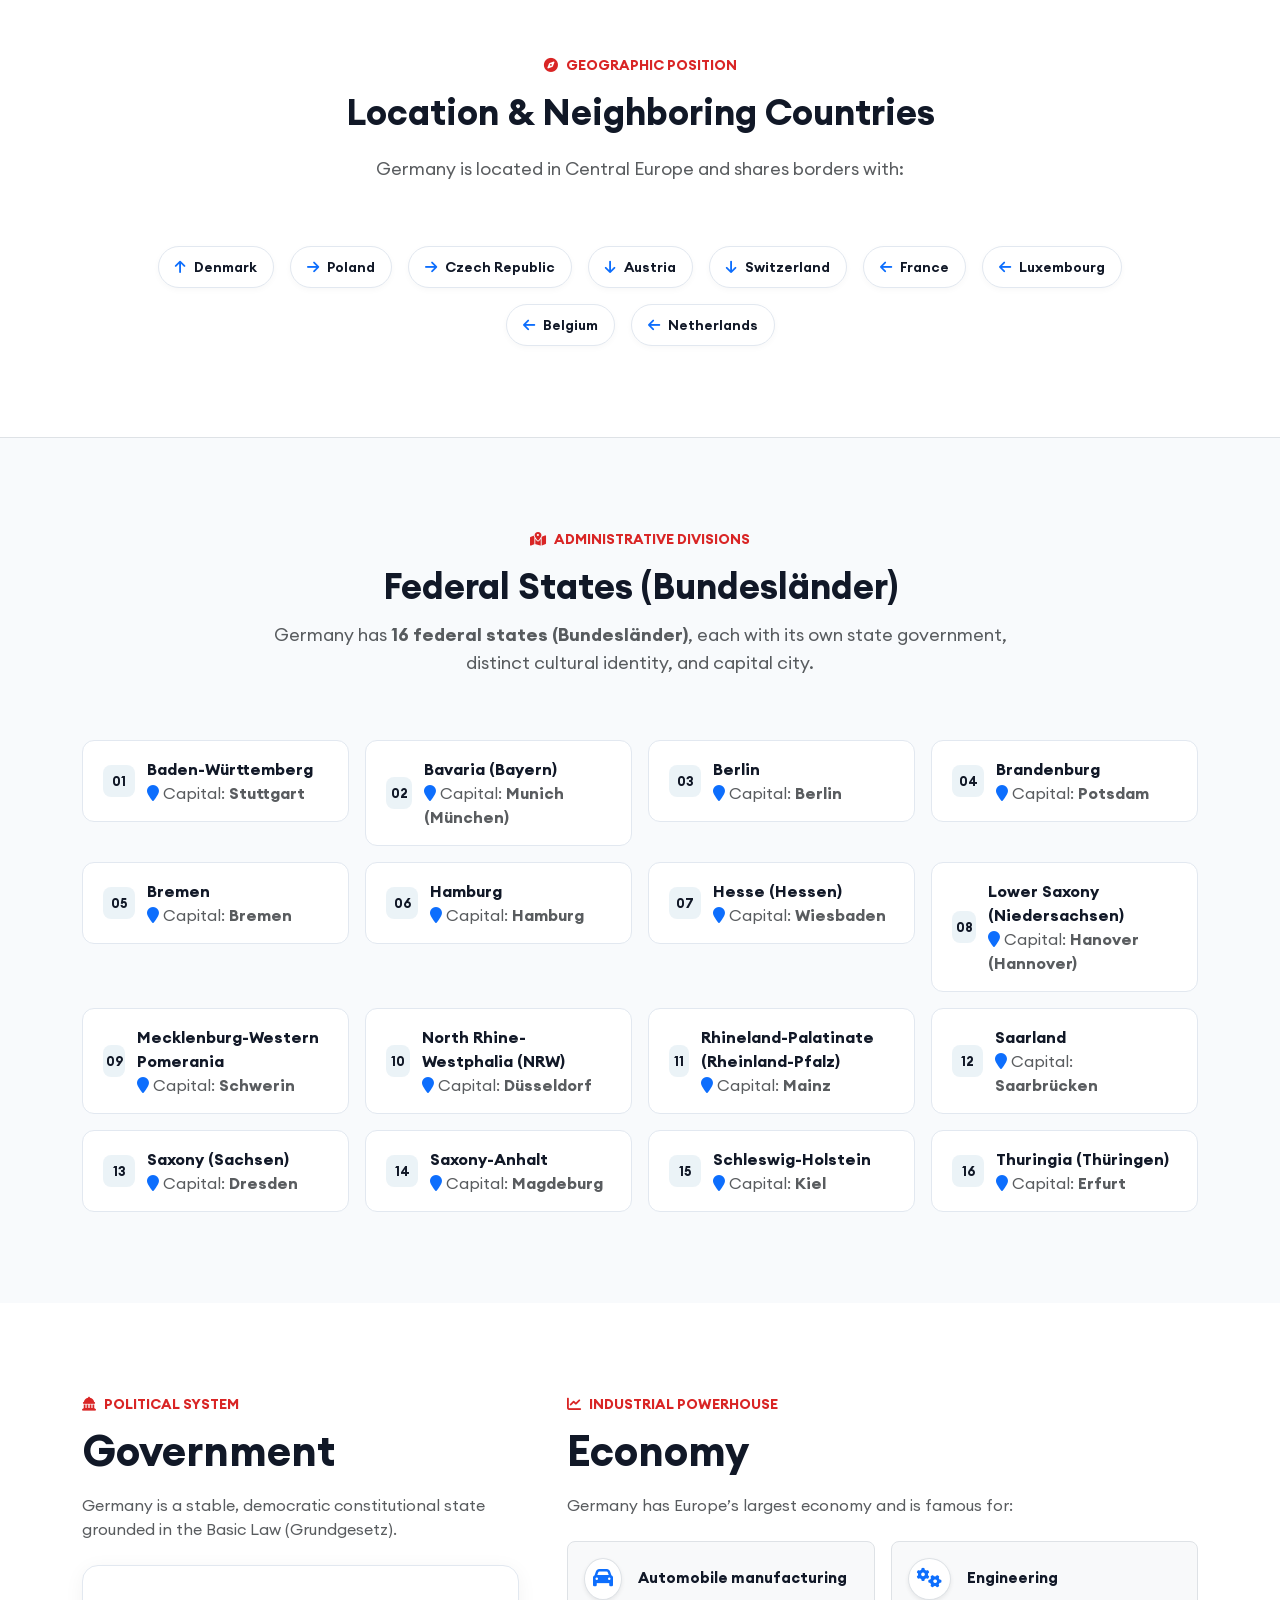
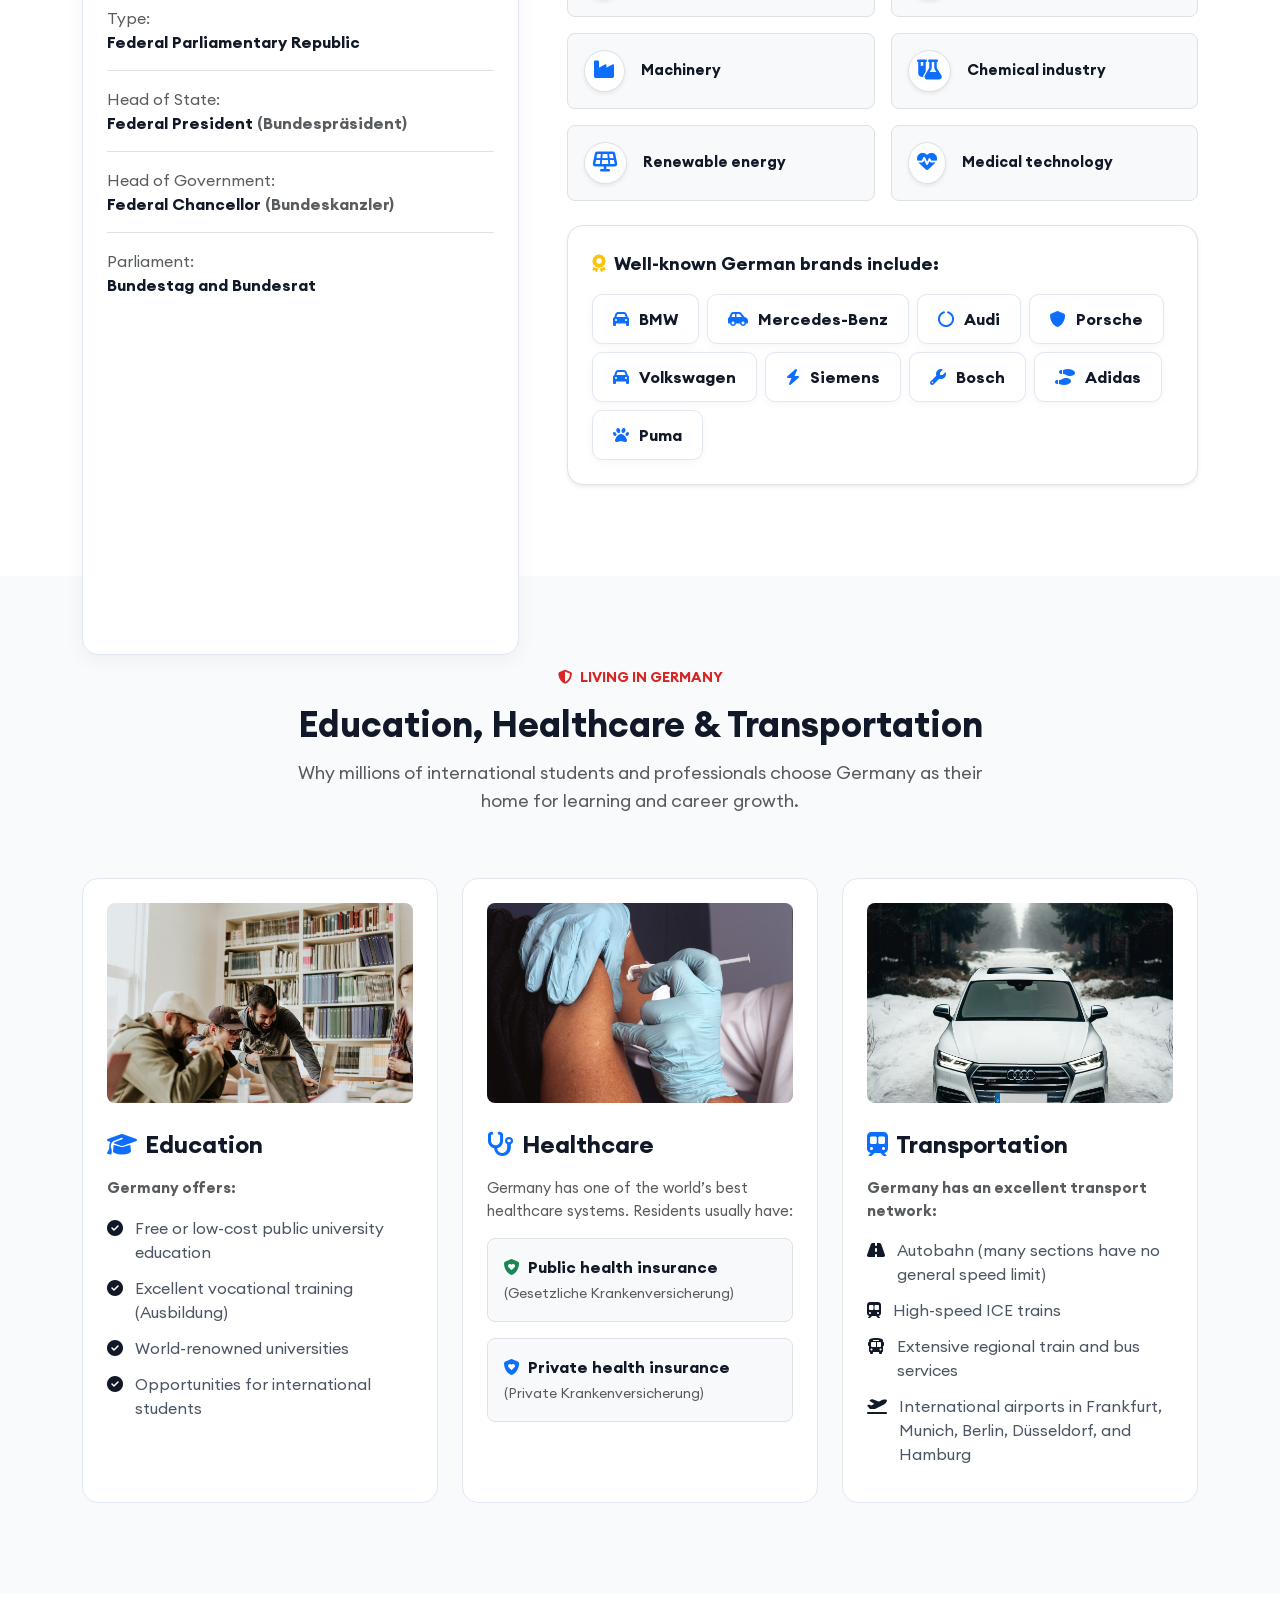
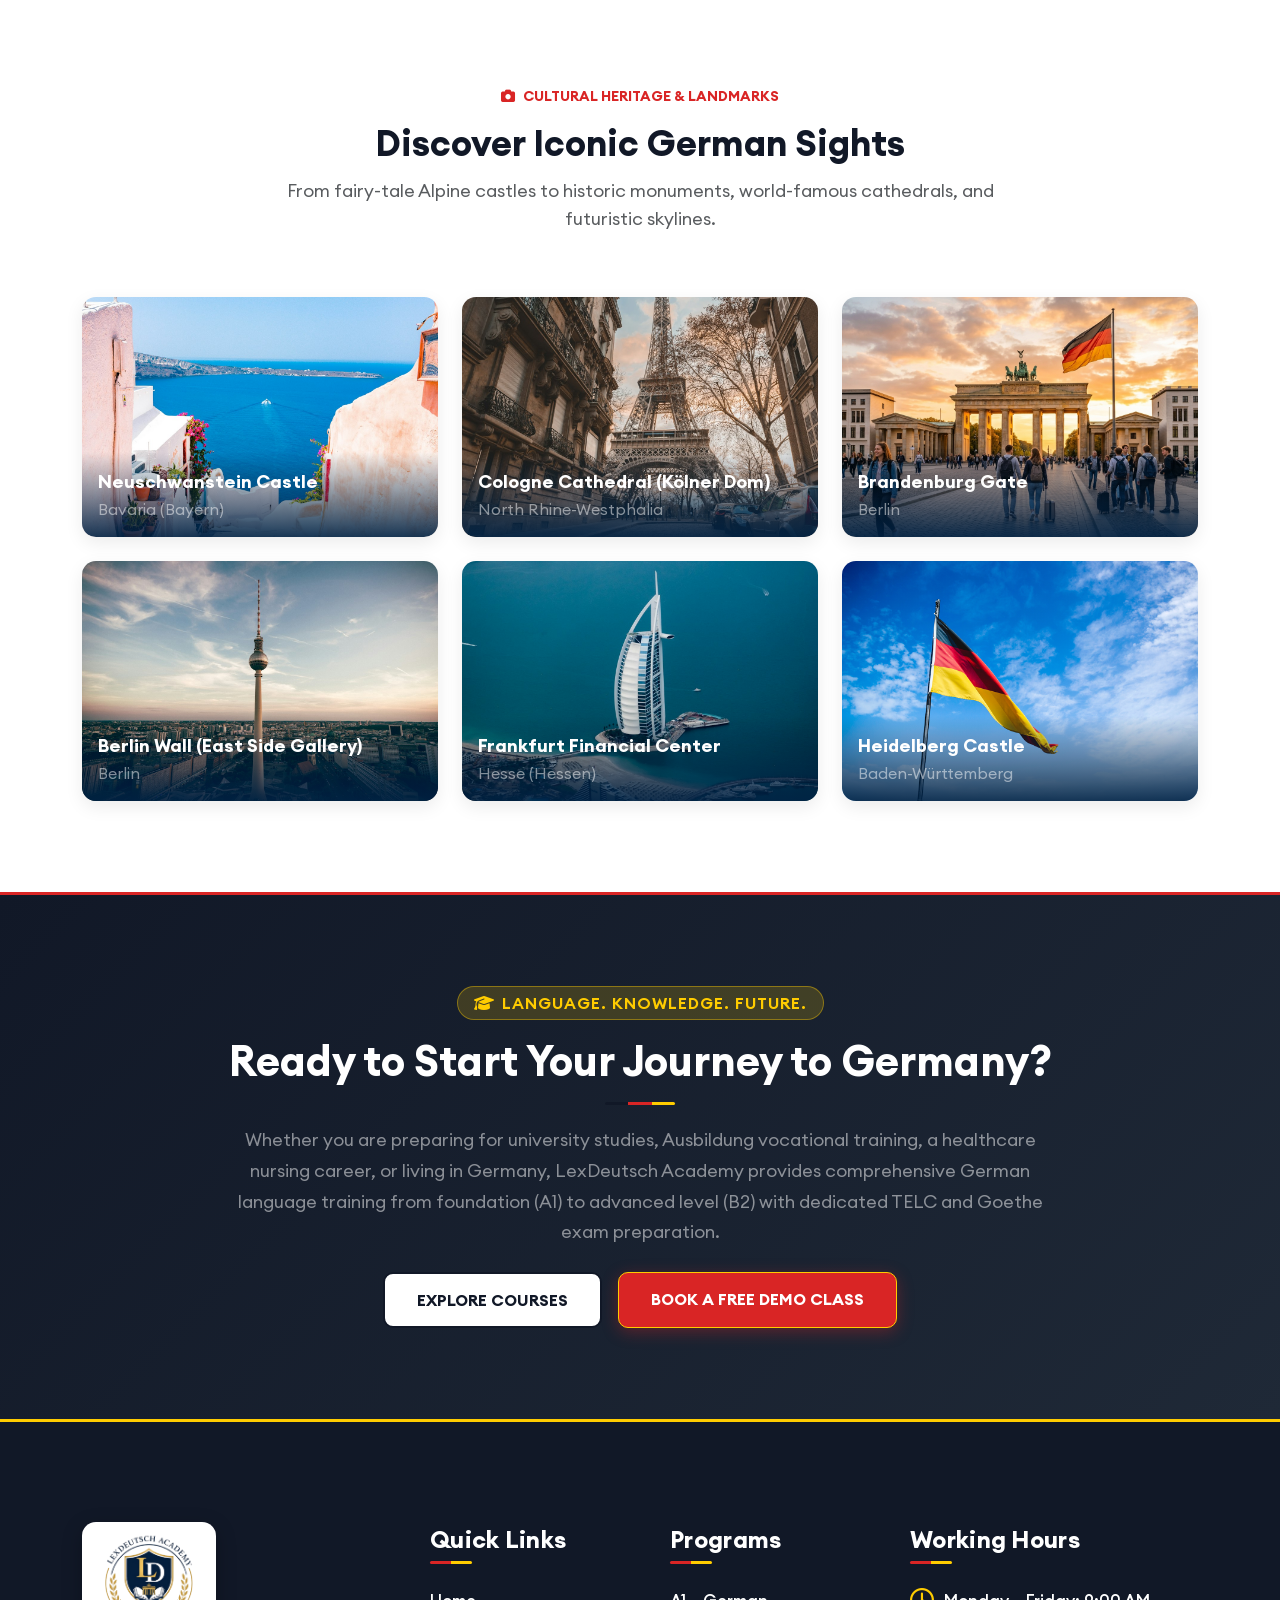
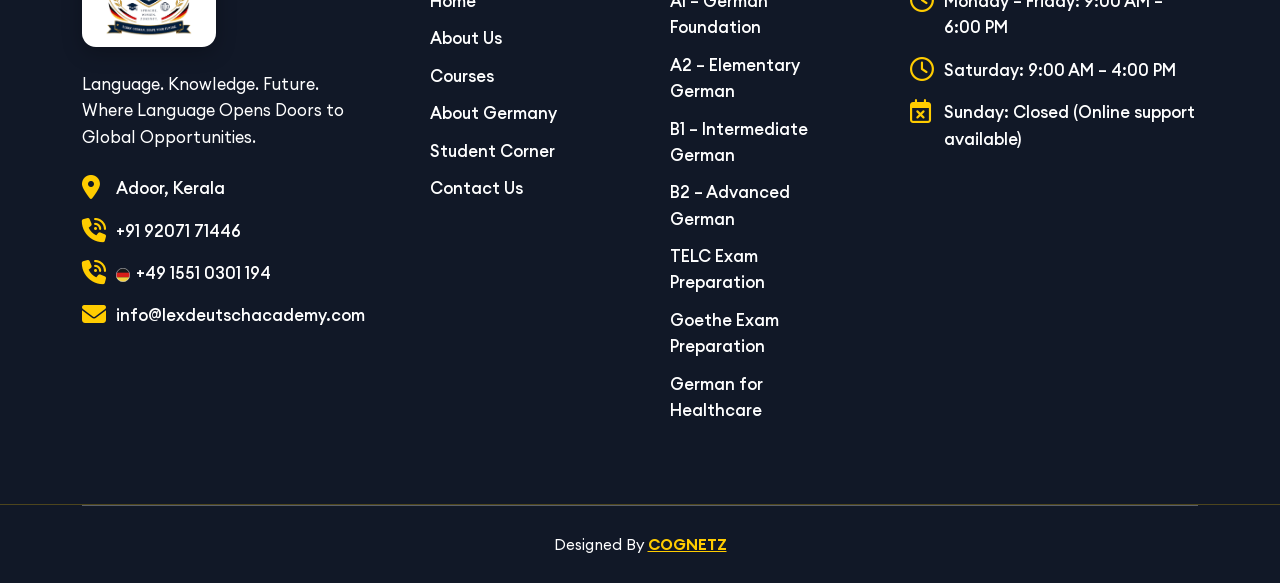
<file: germany.html>
<!DOCTYPE html>
<html class="no-js" lang="en">
  <head>
    <meta charset="utf-8">
    <meta http-equiv="x-ua-compatible" content="ie=edge">
    <meta name="viewport" content="width=device-width, initial-scale=1">
    <title>A Basic Knowledge About Germany | LexDeutsch Academy</title>
    <meta name="description" content="Discover essential facts about Germany: federal states, geography, economy, education, healthcare, transportation, and culture with LexDeutsch Academy.">
    <link rel="icon" type="image/png" href="assets/img/Lexdutch Logo.png">
    <!-- Stylesheets -->
    <link rel="stylesheet" href="assets/css/bootstrap.min.css">
    <link rel="stylesheet" href="assets/css/fontawesome.min.css">
    <link rel="stylesheet" href="assets/css/slick.min.css">
    <link rel="stylesheet" href="assets/css/style.css">
    <style>
      :root {
        --primary-blue: #111827;
        --primary-navy: #111827;
        --dark-navy: #111827;
        --accent-gold: #ffcc00;
        --german-gold: #ffcc00;
        --german-yellow: #ffcc00;
        --german-red: #d92525;
        --german-black: #111827;
        --light-bg: #f8fafc;
        --card-border: #e2e8f0;
      }
      .td_germany_hero {
        background: linear-gradient(135deg, rgba(17, 24, 39, 0.95) 0%, rgba(31, 41, 55, 0.88) 100%), url('assets/img/lexdeutsch/berlin_gate.jpg') center/cover no-repeat;
        padding: 110px 0 85px;
        position: relative;
      }
      .td_stat_badge {
        background: rgba(255, 255, 255, 0.12);
        backdrop-filter: blur(8px);
        border: 1px solid rgba(255, 255, 255, 0.2);
        border-radius: 12px;
        padding: 16px 20px;
        color: #fff;
        text-align: center;
        transition: transform 0.3s ease;
      }
      .td_stat_badge:hover {
        transform: translateY(-4px);
        background: rgba(255, 255, 255, 0.18);
      }
      .td_info_card {
        background: #fff;
        border-radius: 16px;
        border: 1px solid var(--card-border);
        box-shadow: 0 4px 20px rgba(17, 24, 39, 0.05);
        padding: 28px;
        height: 100%;
        transition: all 0.3s ease;
      }
      .td_info_card:hover {
        transform: translateY(-5px);
        box-shadow: 0 12px 30px rgba(217, 37, 37, 0.15);
        border-color: #d92525;
      }
      .td_state_card {
        background: #fff;
        border-radius: 12px;
        border: 1px solid var(--card-border);
        padding: 16px 20px;
        display: flex;
        align-items: center;
        justify-content: space-between;
        transition: all 0.25s ease;
      }
      .td_state_card:hover {
        transform: translateY(-3px);
        border-color: var(--primary-blue);
        box-shadow: 0 8px 20px rgba(0, 102, 153, 0.08);
        background: #fcfdfe;
      }
      .td_state_num {
        width: 32px;
        height: 32px;
        border-radius: 8px;
        background: rgba(0, 102, 153, 0.08);
        color: var(--primary-blue);
        display: inline-flex;
        align-items: center;
        justify-content: center;
        font-weight: 700;
        font-size: 13px;
        margin-right: 12px;
      }
      .td_border_chip {
        display: inline-flex;
        align-items: center;
        gap: 8px;
        padding: 8px 16px;
        background: #fff;
        border: 1px solid var(--card-border);
        border-radius: 30px;
        font-size: 14px;
        font-weight: 600;
        color: var(--dark-navy);
        box-shadow: 0 2px 6px rgba(0,0,0,0.03);
        transition: all 0.25s ease;
      }
      .td_border_chip:hover {
        background: var(--primary-blue);
        color: #fff;
        border-color: var(--primary-blue);
        transform: translateY(-2px);
      }
      .td_brand_badge {
        background: #fff;
        border: 1px solid var(--card-border);
        border-radius: 10px;
        padding: 12px 20px;
        font-weight: 700;
        color: var(--dark-navy);
        display: inline-flex;
        align-items: center;
        gap: 10px;
        box-shadow: 0 2px 8px rgba(0, 34, 68, 0.04);
        transition: all 0.25s ease;
      }
      .td_brand_badge:hover {
        transform: translateY(-3px);
        border-color: var(--primary-blue);
        box-shadow: 0 8px 18px rgba(0, 102, 153, 0.12);
        color: var(--primary-blue);
      }
      .td_pillar_card {
        background: #fff;
        border-radius: 16px;
        border: 1px solid var(--card-border);
        padding: 24px;
        transition: all 0.3s ease;
      }
      .td_pillar_card:hover {
        transform: translateY(-6px);
        box-shadow: 0 14px 30px rgba(0, 34, 68, 0.08);
        border-color: var(--primary-blue);
      }
      .td_feature_item {
        display: flex;
        align-items: flex-start;
        gap: 12px;
        margin-bottom: 12px;
      }
      .td_feature_item i {
        color: var(--primary-blue);
        margin-top: 4px;
        font-size: 16px;
      }
      .td_gallery_img {
        border-radius: 14px;
        overflow: hidden;
        position: relative;
        box-shadow: 0 6px 18px rgba(0,0,0,0.08);
        transition: transform 0.3s ease, box-shadow 0.3s ease;
        height: 240px;
      }
      .td_gallery_img img {
        width: 100%;
        height: 100%;
        object-fit: cover;
        transition: transform 0.4s ease;
      }
      .td_gallery_img:hover img {
        transform: scale(1.08);
      }
      .td_gallery_overlay {
        position: absolute;
        bottom: 0;
        left: 0;
        right: 0;
        background: linear-gradient(to top, rgba(0, 34, 68, 0.9) 0%, transparent 100%);
        padding: 16px;
        color: #fff;
      }
      .td_flag_stripe {
        height: 4px;
        background: linear-gradient(90deg, #000 33.3%, #DD0000 33.3%, #DD0000 66.6%, #FFCC00 66.6%);
        width: 100%;
        display: block;
      }
    </style>
  </head>
  <body class="td_theme_2">

    <!-- ==================== Scroll Top Button ==================== -->
    <div class="td_scrollup"><i class="fa-solid fa-arrow-up"></i></div>

    <!-- ==================== Header Area ==================== -->
    <div class="td_flag_stripe"></div>
                    <!-- ==================== Header Area Start ==================== -->
    <header class="td_site_header td_style_1 td_sticky_header td_medium td_heading_color">
      <div class="td_main_header">
        <div class="container">
          <div class="td_main_header_in">
            <!-- 1. Logo Only -->
            <div class="td_main_header_left">
              <a class="td_site_branding d-flex align-items-center" href="index.html" style="text-decoration:none;">
                <img src="assets/img/Lexdutch Logo.png" alt="LexDeutsch Academy Logo" class="td_header_logo_img">
              </a>
            </div>

            <!-- 2. Navigation Links Only -->
            <div class="td_main_header_center">
              <nav class="td_nav">
                <div class="td_nav_list_wrap">
                  <div class="td_nav_list_wrap_in">
                    <ul class="td_nav_list">
                      <li><a href="index.html">Home</a></li>
                      <li><a href="about.html">About Us</a></li>
                      <li><a href="courses-grid-view.html">Courses</a></li>
                      <li><a href="about-germany.html" class="td_accent_color">About Germany</a></li>
                      <li><a href="student-corner.html">Student Corner</a></li>
                      <li><a href="contact.html">Contact Us</a></li>
                    </ul>
                  </div>
                </div>
              </nav>
            </div>

            <!-- 3. Enroll Now Button Only -->
            <div class="td_main_header_right">
              <a href="contact.html#enquiry-form" class="td_btn td_style_1 td_radius_10 td_medium td_with_shadow">
                <span class="td_btn_in td_white_color td_accent_bg">
                  <span>ENROLL NOW</span>
                  <svg width="19" height="20" viewBox="0 0 19 20" fill="none" xmlns="http://www.w3.org/2000/svg">
                    <path d="M15.1575 4.34302L3.84375 15.6567" stroke="currentColor" stroke-width="1.5" stroke-linecap="round" stroke-linejoin="round"/>
                    <path d="M15.157 11.4142C15.157 11.4142 16.0887 5.2748 15.157 4.34311C14.2253 3.41142 8.08594 4.34314 8.08594 4.34314" stroke="currentColor" stroke-width="1.5" stroke-linecap="round" stroke-linejoin="round"/>
                  </svg> 
                </span>             
              </a>
              <button class="td_mobile_menu_btn d-xl-none" type="button" aria-label="Toggle Navigation">
                <i class="fa-solid fa-bars"></i>
              </button>
            </div>
          </div>
        </div>
      </div>
      <!-- Mobile Drawer -->
      <div class="td_mobile_drawer d-xl-none">
        <ul class="td_mobile_nav_list">
          <li><a href="index.html">Home</a></li>
          <li><a href="about.html">About Us</a></li>
          <li><a href="courses-grid-view.html">Courses</a></li>
          <li><a href="about-germany.html" class="td_accent_color">About Germany</a></li>
          <li><a href="student-corner.html">Student Corner</a></li>
          <li><a href="contact.html">Contact Us</a></li>
        </ul>
        <div class="pt-3 border-top">
          <p class="td_fs_14 td_bold text-muted mb-2 text-uppercase">German Courses</p>
          <div class="d-flex flex-wrap gap-2 mb-3">
            <a href="courses-grid-view.html#levels" class="badge bg-light text-dark border p-2 text-decoration-none">A1 Foundation</a>
            <a href="courses-grid-view.html#levels" class="badge bg-light text-dark border p-2 text-decoration-none">A2 Elementary</a>
            <a href="courses-grid-view.html#levels" class="badge bg-light text-dark border p-2 text-decoration-none">B1 Intermediate</a>
            <a href="courses-grid-view.html#levels" class="badge bg-light text-dark border p-2 text-decoration-none">B2 Advanced</a>
          </div>
          <div class="mb-3">
            <a href="tel:+919207171446" class="text-decoration-none td_heading_color td_bold d-flex align-items-center gap-2">
              <i class="fa-solid fa-phone td_accent_color"></i> +91 92071 71446
            </a>
          </div>
          <a href="contact.html#enquiry-form" class="btn btn-primary w-100 py-2 fw-bold text-white" style="background:#d92525; border: 1.5px solid #ffcc00;">ENROLL NOW</a>
        </div>
      </div>
    </header>
    <!-- ==================== Header Area End ==================== -->

    <!-- ==================== Hero Banner Area ==================== -->
    <section class="td_germany_hero text-white text-center">
      <div class="container">
        <div class="row justify-content-center">
          <div class="col-lg-10">
            <div class="d-inline-flex align-items-center gap-2 px-3 py-1 mb-3 rounded-pill" style="background: rgba(255,255,255,0.15); border: 1px solid rgba(255,255,255,0.25);">
              <img src="assets/img/flags/germany-round.svg" alt="Germany" style="width: 20px; height: 20px;">
              <span class="text-white td_fs_14 td_semibold text-uppercase" style="letter-spacing: 1.5px;">Federal Republic of Germany • Deutschland</span>
            </div>
            <h1 class="td_white_color td_fs_52 td_bold mb-3">A basic knowledge About Germany</h1>
            <p class="td_fs_20 text-white-50 mx-auto mb-4" style="max-width: 820px; line-height: 1.6;">
              Germany (German: Deutschland) is one of the most influential countries in Europe, known for its strong economy, high-quality education, engineering, healthcare, and rich cultural heritage.
            </p>
            <nav aria-label="breadcrumb">
              <ol class="breadcrumb justify-content-center mb-0">
                <li class="breadcrumb-item"><a href="index.html" class="text-white-50">Home</a></li>
                <li class="breadcrumb-item active text-white" aria-current="page">About Germany</li>
              </ol>
            </nav>
          </div>
        </div>
      </div>
    </section>

    <!-- ==================== Quick Stats Bar ==================== -->
    <section class="py-4" style="background: #111827; border-top: 2px solid #d92525; border-bottom: 2px solid #ffcc00;">
      <div class="container">
        <div class="row g-3">
          <div class="col-6 col-md-3">
            <div class="td_stat_badge">
              <div class="td_fs_32 td_bold text-white">84 Million</div>
              <div class="td_fs_14 text-white-50">Population</div>
            </div>
          </div>
          <div class="col-6 col-md-3">
            <div class="td_stat_badge">
              <div class="td_fs_32 td_bold text-white">357,588 km²</div>
              <div class="td_fs_14 text-white-50">Total Land Area</div>
            </div>
          </div>
          <div class="col-6 col-md-3">
            <div class="td_stat_badge">
              <div class="td_fs_32 td_bold text-white">16 States</div>
              <div class="td_fs_14 text-white-50">Bundesländer</div>
            </div>
          </div>
          <div class="col-6 col-md-3">
            <div class="td_stat_badge">
              <div class="td_fs_32 td_bold text-white">Euro (€)</div>
              <div class="td_fs_14 text-white-50">Official Currency</div>
            </div>
          </div>
        </div>
      </div>
    </section>

    <!-- ==================== General Information & Map ==================== -->
    <section class="py-5" style="background: #f8fafc;">
      <div class="container py-lg-4">
        <div class="row align-items-center g-5">
          <div class="col-lg-6">
            <div class="td_section_heading td_mb_30">
              <span class="td_section_subtitle td_accent_color td_fs_14 td_bold text-uppercase d-block td_mb_10">
                <i class="fa-solid fa-circle-info me-2"></i>Key Facts
              </span>
              <h2 class="td_section_title td_fs_38 td_bold td_heading_color mb-3">General Information</h2>
              <p class="td_section_text td_fs_16 text-muted mb-4">
                Essential details about the Federal Republic of Germany at a glance.
              </p>
            </div>

            <div class="td_info_card">
              <ul class="list-unstyled mb-0">
                <li class="py-3 border-bottom d-flex align-items-center justify-content-between">
                  <span class="text-muted d-flex align-items-center gap-2"><i class="fa-solid fa-landmark text-primary"></i><strong>Official name:</strong></span>
                  <span class="text-end td_bold td_heading_color">Federal Republic of Germany<br><span class="text-muted td_fs_13">(Bundesrepublik Deutschland)</span></span>
                </li>
                <li class="py-3 border-bottom d-flex align-items-center justify-content-between">
                  <span class="text-muted d-flex align-items-center gap-2"><i class="fa-solid fa-city text-primary"></i><strong>Capital:</strong></span>
                  <span class="td_bold td_heading_color">Berlin</span>
                </li>
                <li class="py-3 border-bottom d-flex align-items-center justify-content-between">
                  <span class="text-muted d-flex align-items-center gap-2"><i class="fa-solid fa-building-columns text-primary"></i><strong>Largest city:</strong></span>
                  <span class="td_bold td_heading_color">Berlin</span>
                </li>
                <li class="py-3 border-bottom d-flex align-items-center justify-content-between">
                  <span class="text-muted d-flex align-items-center gap-2"><i class="fa-solid fa-users text-primary"></i><strong>Population:</strong></span>
                  <span class="td_bold td_heading_color">About 84 million</span>
                </li>
                <li class="py-3 border-bottom d-flex align-items-center justify-content-between">
                  <span class="text-muted d-flex align-items-center gap-2"><i class="fa-solid fa-map text-primary"></i><strong>Area:</strong></span>
                  <span class="td_bold td_heading_color">357,588 km²</span>
                </li>
                <li class="py-3 border-bottom d-flex align-items-center justify-content-between">
                  <span class="text-muted d-flex align-items-center gap-2"><i class="fa-solid fa-euro-sign text-primary"></i><strong>Currency:</strong></span>
                  <span class="td_bold td_heading_color">Euro (€)</span>
                </li>
                <li class="py-3 border-bottom d-flex align-items-center justify-content-between">
                  <span class="text-muted d-flex align-items-center gap-2"><i class="fa-solid fa-language text-primary"></i><strong>Official language:</strong></span>
                  <span class="td_bold td_heading_color">German (Deutsch)</span>
                </li>
                <li class="pt-3 d-flex align-items-center justify-content-between">
                  <span class="text-muted d-flex align-items-center gap-2"><i class="fa-regular fa-clock text-primary"></i><strong>Time Zone:</strong></span>
                  <span class="text-end td_bold td_heading_color">Central European Time (CET), UTC+1<br><span class="text-muted td_fs_13">(UTC+2 during daylight saving)</span></span>
                </li>
              </ul>
            </div>
          </div>

          <div class="col-lg-6">
            <div class="p-4 bg-white rounded-4 border shadow-sm text-center">
              <h3 class="td_fs_24 td_bold td_heading_color mb-2" style="letter-spacing: 2px;">GERMANY</h3>
              <p class="td_fs_14 text-muted mb-3">Federal States &amp; Administrative Divisions Map</p>
              <div class="position-relative rounded-3 overflow-hidden p-2" style="background: #fafcfe;">
                <img src="assets/img/lexdeutsch/germany/germany_states_map.svg" alt="Map of Germany with 16 Federal States" class="img-fluid" style="max-height: 480px; object-fit: contain;">
              </div>
              <div class="mt-3 d-flex flex-wrap justify-content-center gap-2">
                <span class="badge bg-light text-dark border px-3 py-2"><i class="fa-solid fa-location-dot text-danger me-1"></i> 16 Federal States</span>
                <span class="badge bg-light text-dark border px-3 py-2"><i class="fa-solid fa-globe text-primary me-1"></i> Central Europe</span>
                <span class="badge bg-light text-dark border px-3 py-2"><i class="fa-solid fa-building text-success me-1"></i> Capital: Berlin</span>
              </div>
            </div>
          </div>
        </div>
      </div>
    </section>

    <!-- ==================== Location & Borders ==================== -->
    <section class="py-5 bg-white border-top border-bottom">
      <div class="container py-lg-4">
        <div class="row justify-content-center text-center mb-5">
          <div class="col-lg-8">
            <span class="td_section_subtitle td_accent_color td_fs_14 td_bold text-uppercase d-block td_mb_10">
              <i class="fa-solid fa-compass me-2"></i>Geographic Position
            </span>
            <h2 class="td_section_title td_fs_36 td_bold td_heading_color mb-3">Location &amp; Neighboring Countries</h2>
            <p class="td_section_text td_fs_18 text-muted">
              Germany is located in Central Europe and shares borders with:
            </p>
          </div>
        </div>

        <div class="row justify-content-center">
          <div class="col-lg-11">
            <div class="d-flex flex-wrap justify-content-center gap-3">
              <div class="td_border_chip"><i class="fa-solid fa-arrow-up text-primary"></i> Denmark</div>
              <div class="td_border_chip"><i class="fa-solid fa-arrow-right text-primary"></i> Poland</div>
              <div class="td_border_chip"><i class="fa-solid fa-arrow-right text-primary"></i> Czech Republic</div>
              <div class="td_border_chip"><i class="fa-solid fa-arrow-down text-primary"></i> Austria</div>
              <div class="td_border_chip"><i class="fa-solid fa-arrow-down text-primary"></i> Switzerland</div>
              <div class="td_border_chip"><i class="fa-solid fa-arrow-left text-primary"></i> France</div>
              <div class="td_border_chip"><i class="fa-solid fa-arrow-left text-primary"></i> Luxembourg</div>
              <div class="td_border_chip"><i class="fa-solid fa-arrow-left text-primary"></i> Belgium</div>
              <div class="td_border_chip"><i class="fa-solid fa-arrow-left text-primary"></i> Netherlands</div>
            </div>
          </div>
        </div>
      </div>
    </section>

    <!-- ==================== Federal States (Bundesländer) ==================== -->
    <section class="py-5" style="background: #f8fafc;">
      <div class="container py-lg-4">
        <div class="row justify-content-center text-center mb-5">
          <div class="col-lg-8">
            <span class="td_section_subtitle td_accent_color td_fs_14 td_bold text-uppercase d-block td_mb_10">
              <i class="fa-solid fa-map-location-dot me-2"></i>Administrative Divisions
            </span>
            <h2 class="td_section_title td_fs_36 td_bold td_heading_color mb-2">Federal States (Bundesländer)</h2>
            <p class="td_section_text td_fs_18 text-muted">
              Germany has <strong>16 federal states (Bundesländer)</strong>, each with its own state government, distinct cultural identity, and capital city.
            </p>
          </div>
        </div>

        <div class="row g-3">
          <!-- 1. Baden-Württemberg -->
          <div class="col-md-6 col-lg-3">
            <div class="td_state_card">
              <div class="d-flex align-items-center">
                <span class="td_state_num">01</span>
                <div>
                  <h4 class="td_fs_16 td_bold td_heading_color mb-0">Baden-Württemberg</h4>
                  <span class="td_fs_13 text-muted"><i class="fa-solid fa-location-pin text-primary me-1"></i>Capital: <strong>Stuttgart</strong></span>
                </div>
              </div>
            </div>
          </div>

          <!-- 2. Bavaria (Bayern) -->
          <div class="col-md-6 col-lg-3">
            <div class="td_state_card">
              <div class="d-flex align-items-center">
                <span class="td_state_num">02</span>
                <div>
                  <h4 class="td_fs_16 td_bold td_heading_color mb-0">Bavaria (Bayern)</h4>
                  <span class="td_fs_13 text-muted"><i class="fa-solid fa-location-pin text-primary me-1"></i>Capital: <strong>Munich (München)</strong></span>
                </div>
              </div>
            </div>
          </div>

          <!-- 3. Berlin -->
          <div class="col-md-6 col-lg-3">
            <div class="td_state_card">
              <div class="d-flex align-items-center">
                <span class="td_state_num">03</span>
                <div>
                  <h4 class="td_fs_16 td_bold td_heading_color mb-0">Berlin</h4>
                  <span class="td_fs_13 text-muted"><i class="fa-solid fa-location-pin text-primary me-1"></i>Capital: <strong>Berlin</strong></span>
                </div>
              </div>
            </div>
          </div>

          <!-- 4. Brandenburg -->
          <div class="col-md-6 col-lg-3">
            <div class="td_state_card">
              <div class="d-flex align-items-center">
                <span class="td_state_num">04</span>
                <div>
                  <h4 class="td_fs_16 td_bold td_heading_color mb-0">Brandenburg</h4>
                  <span class="td_fs_13 text-muted"><i class="fa-solid fa-location-pin text-primary me-1"></i>Capital: <strong>Potsdam</strong></span>
                </div>
              </div>
            </div>
          </div>

          <!-- 5. Bremen -->
          <div class="col-md-6 col-lg-3">
            <div class="td_state_card">
              <div class="d-flex align-items-center">
                <span class="td_state_num">05</span>
                <div>
                  <h4 class="td_fs_16 td_bold td_heading_color mb-0">Bremen</h4>
                  <span class="td_fs_13 text-muted"><i class="fa-solid fa-location-pin text-primary me-1"></i>Capital: <strong>Bremen</strong></span>
                </div>
              </div>
            </div>
          </div>

          <!-- 6. Hamburg -->
          <div class="col-md-6 col-lg-3">
            <div class="td_state_card">
              <div class="d-flex align-items-center">
                <span class="td_state_num">06</span>
                <div>
                  <h4 class="td_fs_16 td_bold td_heading_color mb-0">Hamburg</h4>
                  <span class="td_fs_13 text-muted"><i class="fa-solid fa-location-pin text-primary me-1"></i>Capital: <strong>Hamburg</strong></span>
                </div>
              </div>
            </div>
          </div>

          <!-- 7. Hesse (Hessen) -->
          <div class="col-md-6 col-lg-3">
            <div class="td_state_card">
              <div class="d-flex align-items-center">
                <span class="td_state_num">07</span>
                <div>
                  <h4 class="td_fs_16 td_bold td_heading_color mb-0">Hesse (Hessen)</h4>
                  <span class="td_fs_13 text-muted"><i class="fa-solid fa-location-pin text-primary me-1"></i>Capital: <strong>Wiesbaden</strong></span>
                </div>
              </div>
            </div>
          </div>

          <!-- 8. Lower Saxony (Niedersachsen) -->
          <div class="col-md-6 col-lg-3">
            <div class="td_state_card">
              <div class="d-flex align-items-center">
                <span class="td_state_num">08</span>
                <div>
                  <h4 class="td_fs_16 td_bold td_heading_color mb-0">Lower Saxony (Niedersachsen)</h4>
                  <span class="td_fs_13 text-muted"><i class="fa-solid fa-location-pin text-primary me-1"></i>Capital: <strong>Hanover (Hannover)</strong></span>
                </div>
              </div>
            </div>
          </div>

          <!-- 9. Mecklenburg-Western Pomerania -->
          <div class="col-md-6 col-lg-3">
            <div class="td_state_card">
              <div class="d-flex align-items-center">
                <span class="td_state_num">09</span>
                <div>
                  <h4 class="td_fs_16 td_bold td_heading_color mb-0">Mecklenburg-Western Pomerania</h4>
                  <span class="td_fs_13 text-muted"><i class="fa-solid fa-location-pin text-primary me-1"></i>Capital: <strong>Schwerin</strong></span>
                </div>
              </div>
            </div>
          </div>

          <!-- 10. North Rhine-Westphalia (NRW) -->
          <div class="col-md-6 col-lg-3">
            <div class="td_state_card">
              <div class="d-flex align-items-center">
                <span class="td_state_num">10</span>
                <div>
                  <h4 class="td_fs_16 td_bold td_heading_color mb-0">North Rhine-Westphalia (NRW)</h4>
                  <span class="td_fs_13 text-muted"><i class="fa-solid fa-location-pin text-primary me-1"></i>Capital: <strong>Düsseldorf</strong></span>
                </div>
              </div>
            </div>
          </div>

          <!-- 11. Rhineland-Palatinate (Rheinland-Pfalz) -->
          <div class="col-md-6 col-lg-3">
            <div class="td_state_card">
              <div class="d-flex align-items-center">
                <span class="td_state_num">11</span>
                <div>
                  <h4 class="td_fs_16 td_bold td_heading_color mb-0">Rhineland-Palatinate (Rheinland-Pfalz)</h4>
                  <span class="td_fs_13 text-muted"><i class="fa-solid fa-location-pin text-primary me-1"></i>Capital: <strong>Mainz</strong></span>
                </div>
              </div>
            </div>
          </div>

          <!-- 12. Saarland -->
          <div class="col-md-6 col-lg-3">
            <div class="td_state_card">
              <div class="d-flex align-items-center">
                <span class="td_state_num">12</span>
                <div>
                  <h4 class="td_fs_16 td_bold td_heading_color mb-0">Saarland</h4>
                  <span class="td_fs_13 text-muted"><i class="fa-solid fa-location-pin text-primary me-1"></i>Capital: <strong>Saarbrücken</strong></span>
                </div>
              </div>
            </div>
          </div>

          <!-- 13. Saxony (Sachsen) -->
          <div class="col-md-6 col-lg-3">
            <div class="td_state_card">
              <div class="d-flex align-items-center">
                <span class="td_state_num">13</span>
                <div>
                  <h4 class="td_fs_16 td_bold td_heading_color mb-0">Saxony (Sachsen)</h4>
                  <span class="td_fs_13 text-muted"><i class="fa-solid fa-location-pin text-primary me-1"></i>Capital: <strong>Dresden</strong></span>
                </div>
              </div>
            </div>
          </div>

          <!-- 14. Saxony-Anhalt -->
          <div class="col-md-6 col-lg-3">
            <div class="td_state_card">
              <div class="d-flex align-items-center">
                <span class="td_state_num">14</span>
                <div>
                  <h4 class="td_fs_16 td_bold td_heading_color mb-0">Saxony-Anhalt</h4>
                  <span class="td_fs_13 text-muted"><i class="fa-solid fa-location-pin text-primary me-1"></i>Capital: <strong>Magdeburg</strong></span>
                </div>
              </div>
            </div>
          </div>

          <!-- 15. Schleswig-Holstein -->
          <div class="col-md-6 col-lg-3">
            <div class="td_state_card">
              <div class="d-flex align-items-center">
                <span class="td_state_num">15</span>
                <div>
                  <h4 class="td_fs_16 td_bold td_heading_color mb-0">Schleswig-Holstein</h4>
                  <span class="td_fs_13 text-muted"><i class="fa-solid fa-location-pin text-primary me-1"></i>Capital: <strong>Kiel</strong></span>
                </div>
              </div>
            </div>
          </div>

          <!-- 16. Thuringia (Thüringen) -->
          <div class="col-md-6 col-lg-3">
            <div class="td_state_card">
              <div class="d-flex align-items-center">
                <span class="td_state_num">16</span>
                <div>
                  <h4 class="td_fs_16 td_bold td_heading_color mb-0">Thuringia (Thüringen)</h4>
                  <span class="td_fs_13 text-muted"><i class="fa-solid fa-location-pin text-primary me-1"></i>Capital: <strong>Erfurt</strong></span>
                </div>
              </div>
            </div>
          </div>
        </div>
      </div>
    </section>

    <!-- ==================== Government & Economy ==================== -->
    <section class="py-5 bg-white">
      <div class="container py-lg-4">
        <div class="row g-5">
          <!-- Government Section -->
          <div class="col-lg-5">
            <div class="td_section_heading td_mb_30">
              <span class="td_section_subtitle td_accent_color td_fs_14 td_bold text-uppercase d-block td_mb_10">
                <i class="fa-solid fa-landmark-dome me-2"></i>Political System
              </span>
              <h2 class="td_section_title td_fs_34 td_bold td_heading_color mb-3">Government</h2>
              <p class="td_section_text td_fs_16 text-muted">
                Germany is a stable, democratic constitutional state grounded in the Basic Law (Grundgesetz).
              </p>
            </div>

            <div class="td_info_card p-4">
              <ul class="list-unstyled mb-0">
                <li class="py-3 border-bottom">
                  <span class="text-muted d-block td_fs_13">Type:</span>
                  <span class="td_bold td_fs_16 td_heading_color">Federal Parliamentary Republic</span>
                </li>
                <li class="py-3 border-bottom">
                  <span class="text-muted d-block td_fs_13">Head of State:</span>
                  <span class="td_bold td_fs_16 td_heading_color">Federal President <span class="text-muted td_fs_13">(Bundespräsident)</span></span>
                </li>
                <li class="py-3 border-bottom">
                  <span class="text-muted d-block td_fs_13">Head of Government:</span>
                  <span class="td_bold td_fs_16 td_heading_color">Federal Chancellor <span class="text-muted td_fs_13">(Bundeskanzler)</span></span>
                </li>
                <li class="pt-3">
                  <span class="text-muted d-block td_fs_13">Parliament:</span>
                  <span class="td_bold td_fs_16 td_heading_color">Bundestag and Bundesrat</span>
                </li>
              </ul>
            </div>
          </div>

          <!-- Economy Section -->
          <div class="col-lg-7">
            <div class="td_section_heading td_mb_30">
              <span class="td_section_subtitle td_accent_color td_fs_14 td_bold text-uppercase d-block td_mb_10">
                <i class="fa-solid fa-chart-line me-2"></i>Industrial Powerhouse
              </span>
              <h2 class="td_section_title td_fs_34 td_bold td_heading_color mb-3">Economy</h2>
              <p class="td_section_text td_fs_16 text-muted mb-4">
                Germany has Europe’s largest economy and is famous for:
              </p>
            </div>

            <div class="row g-3 mb-4">
              <div class="col-sm-6">
                <div class="p-3 rounded-3 border bg-light d-flex align-items-center gap-3">
                  <div class="rounded-circle bg-white text-primary p-2 border shadow-sm"><i class="fa-solid fa-car fs-5"></i></div>
                  <span class="td_bold td_heading_color td_fs_15">Automobile manufacturing</span>
                </div>
              </div>
              <div class="col-sm-6">
                <div class="p-3 rounded-3 border bg-light d-flex align-items-center gap-3">
                  <div class="rounded-circle bg-white text-primary p-2 border shadow-sm"><i class="fa-solid fa-gears fs-5"></i></div>
                  <span class="td_bold td_heading_color td_fs_15">Engineering</span>
                </div>
              </div>
              <div class="col-sm-6">
                <div class="p-3 rounded-3 border bg-light d-flex align-items-center gap-3">
                  <div class="rounded-circle bg-white text-primary p-2 border shadow-sm"><i class="fa-solid fa-industry fs-5"></i></div>
                  <span class="td_bold td_heading_color td_fs_15">Machinery</span>
                </div>
              </div>
              <div class="col-sm-6">
                <div class="p-3 rounded-3 border bg-light d-flex align-items-center gap-3">
                  <div class="rounded-circle bg-white text-primary p-2 border shadow-sm"><i class="fa-solid fa-flask-vial fs-5"></i></div>
                  <span class="td_bold td_heading_color td_fs_15">Chemical industry</span>
                </div>
              </div>
              <div class="col-sm-6">
                <div class="p-3 rounded-3 border bg-light d-flex align-items-center gap-3">
                  <div class="rounded-circle bg-white text-primary p-2 border shadow-sm"><i class="fa-solid fa-solar-panel fs-5"></i></div>
                  <span class="td_bold td_heading_color td_fs_15">Renewable energy</span>
                </div>
              </div>
              <div class="col-sm-6">
                <div class="p-3 rounded-3 border bg-light d-flex align-items-center gap-3">
                  <div class="rounded-circle bg-white text-primary p-2 border shadow-sm"><i class="fa-solid fa-heart-pulse fs-5"></i></div>
                  <span class="td_bold td_heading_color td_fs_15">Medical technology</span>
                </div>
              </div>
            </div>

            <!-- Well-known German Brands -->
            <div class="p-4 rounded-4 border bg-white shadow-sm">
              <h3 class="td_fs_18 td_bold td_heading_color mb-3"><i class="fa-solid fa-award text-warning me-2"></i>Well-known German brands include:</h3>
              <div class="d-flex flex-wrap gap-2">
                <span class="td_brand_badge"><i class="fa-solid fa-car text-primary"></i> BMW</span>
                <span class="td_brand_badge"><i class="fa-solid fa-car-side text-primary"></i> Mercedes-Benz</span>
                <span class="td_brand_badge"><i class="fa-solid fa-circle-notch text-primary"></i> Audi</span>
                <span class="td_brand_badge"><i class="fa-solid fa-shield text-primary"></i> Porsche</span>
                <span class="td_brand_badge"><i class="fa-solid fa-car text-primary"></i> Volkswagen</span>
                <span class="td_brand_badge"><i class="fa-solid fa-bolt text-primary"></i> Siemens</span>
                <span class="td_brand_badge"><i class="fa-solid fa-wrench text-primary"></i> Bosch</span>
                <span class="td_brand_badge"><i class="fa-solid fa-shoe-prints text-primary"></i> Adidas</span>
                <span class="td_brand_badge"><i class="fa-solid fa-paw text-primary"></i> Puma</span>
              </div>
            </div>
          </div>
        </div>
      </div>
    </section>

    <!-- ==================== Education, Healthcare & Transportation ==================== -->
    <section class="py-5" style="background: #f8fafc;">
      <div class="container py-lg-4">
        <div class="row justify-content-center text-center mb-5">
          <div class="col-lg-8">
            <span class="td_section_subtitle td_accent_color td_fs_14 td_bold text-uppercase d-block td_mb_10">
              <i class="fa-solid fa-shield-halved me-2"></i>Living in Germany
            </span>
            <h2 class="td_section_title td_fs_36 td_bold td_heading_color mb-2">Education, Healthcare &amp; Transportation</h2>
            <p class="td_section_text td_fs_18 text-muted">
              Why millions of international students and professionals choose Germany as their home for learning and career growth.
            </p>
          </div>
        </div>

        <div class="row g-4">
          <!-- Education Card -->
          <div class="col-lg-4">
            <div class="td_pillar_card h-100">
              <div class="rounded-3 overflow-hidden mb-4" style="height: 200px;">
                <img src="assets/img/lexdeutsch/germany/german_education.jpg" alt="German Education" style="width: 100%; height: 100%; object-fit: cover;">
              </div>
              <h3 class="td_fs_24 td_bold td_heading_color mb-3"><i class="fa-solid fa-graduation-cap text-primary me-2"></i>Education</h3>
              <p class="text-muted td_fs_15 mb-3"><strong>Germany offers:</strong></p>
              <div class="td_feature_item">
                <i class="fa-solid fa-check-circle"></i>
                <span>Free or low-cost public university education</span>
              </div>
              <div class="td_feature_item">
                <i class="fa-solid fa-check-circle"></i>
                <span>Excellent vocational training (Ausbildung)</span>
              </div>
              <div class="td_feature_item">
                <i class="fa-solid fa-check-circle"></i>
                <span>World-renowned universities</span>
              </div>
              <div class="td_feature_item">
                <i class="fa-solid fa-check-circle"></i>
                <span>Opportunities for international students</span>
              </div>
            </div>
          </div>

          <!-- Healthcare Card -->
          <div class="col-lg-4">
            <div class="td_pillar_card h-100">
              <div class="rounded-3 overflow-hidden mb-4" style="height: 200px;">
                <img src="assets/img/lexdeutsch/germany/german_healthcare.jpg" alt="German Healthcare" style="width: 100%; height: 100%; object-fit: cover;">
              </div>
              <h3 class="td_fs_24 td_bold td_heading_color mb-3"><i class="fa-solid fa-stethoscope text-primary me-2"></i>Healthcare</h3>
              <p class="text-muted td_fs_15 mb-3">
                Germany has one of the world’s best healthcare systems. Residents usually have:
              </p>
              <div class="p-3 rounded-3 bg-light border mb-3">
                <div class="d-flex align-items-center gap-2 mb-1">
                  <i class="fa-solid fa-shield-heart text-success"></i>
                  <strong class="td_heading_color">Public health insurance</strong>
                </div>
                <div class="text-muted td_fs_14">(Gesetzliche Krankenversicherung)</div>
              </div>
              <div class="p-3 rounded-3 bg-light border">
                <div class="d-flex align-items-center gap-2 mb-1">
                  <i class="fa-solid fa-shield-heart text-primary"></i>
                  <strong class="td_heading_color">Private health insurance</strong>
                </div>
                <div class="text-muted td_fs_14">(Private Krankenversicherung)</div>
              </div>
            </div>
          </div>

          <!-- Transportation Card -->
          <div class="col-lg-4">
            <div class="td_pillar_card h-100">
              <div class="rounded-3 overflow-hidden mb-4" style="height: 200px;">
                <img src="assets/img/lexdeutsch/germany/german_train.jpg" alt="German Transportation ICE Train" style="width: 100%; height: 100%; object-fit: cover;">
              </div>
              <h3 class="td_fs_24 td_bold td_heading_color mb-3"><i class="fa-solid fa-train-subway text-primary me-2"></i>Transportation</h3>
              <p class="text-muted td_fs_15 mb-3"><strong>Germany has an excellent transport network:</strong></p>
              <div class="td_feature_item">
                <i class="fa-solid fa-road"></i>
                <span>Autobahn (many sections have no general speed limit)</span>
              </div>
              <div class="td_feature_item">
                <i class="fa-solid fa-train-subway"></i>
                <span>High-speed ICE trains</span>
              </div>
              <div class="td_feature_item">
                <i class="fa-solid fa-bus"></i>
                <span>Extensive regional train and bus services</span>
              </div>
              <div class="td_feature_item">
                <i class="fa-solid fa-plane-departure"></i>
                <span>International airports in Frankfurt, Munich, Berlin, Düsseldorf, and Hamburg</span>
              </div>
            </div>
          </div>
        </div>
      </div>
    </section>

    <!-- ==================== Landmarks & Culture Gallery ==================== -->
    <section class="py-5 bg-white">
      <div class="container py-lg-4">
        <div class="row justify-content-center text-center mb-5">
          <div class="col-lg-8">
            <span class="td_section_subtitle td_accent_color td_fs_14 td_bold text-uppercase d-block td_mb_10">
              <i class="fa-solid fa-camera me-2"></i>Cultural Heritage &amp; Landmarks
            </span>
            <h2 class="td_section_title td_fs_36 td_bold td_heading_color mb-2">Discover Iconic German Sights</h2>
            <p class="td_section_text td_fs_18 text-muted">
              From fairy-tale Alpine castles to historic monuments, world-famous cathedrals, and futuristic skylines.
            </p>
          </div>
        </div>

        <div class="row g-4">
          <div class="col-md-6 col-lg-4">
            <div class="td_gallery_img">
              <img src="assets/img/lexdeutsch/germany/neuschwanstein.jpg" alt="Neuschwanstein Castle, Bavaria">
              <div class="td_gallery_overlay">
                <h4 class="td_fs_18 td_bold text-white mb-0">Neuschwanstein Castle</h4>
                <span class="td_fs_13 text-white-50">Bavaria (Bayern)</span>
              </div>
            </div>
          </div>
          <div class="col-md-6 col-lg-4">
            <div class="td_gallery_img">
              <img src="assets/img/lexdeutsch/germany/cologne_cathedral.jpg" alt="Cologne Cathedral (Kölner Dom)">
              <div class="td_gallery_overlay">
                <h4 class="td_fs_18 td_bold text-white mb-0">Cologne Cathedral (Kölner Dom)</h4>
                <span class="td_fs_13 text-white-50">North Rhine-Westphalia</span>
              </div>
            </div>
          </div>
          <div class="col-md-6 col-lg-4">
            <div class="td_gallery_img">
              <img src="assets/img/lexdeutsch/berlin_gate.jpg" alt="Brandenburg Gate, Berlin">
              <div class="td_gallery_overlay">
                <h4 class="td_fs_18 td_bold text-white mb-0">Brandenburg Gate</h4>
                <span class="td_fs_13 text-white-50">Berlin</span>
              </div>
            </div>
          </div>
          <div class="col-md-6 col-lg-4">
            <div class="td_gallery_img">
              <img src="assets/img/lexdeutsch/germany/berlin_wall.jpg" alt="Berlin Wall East Side Gallery">
              <div class="td_gallery_overlay">
                <h4 class="td_fs_18 td_bold text-white mb-0">Berlin Wall (East Side Gallery)</h4>
                <span class="td_fs_13 text-white-50">Berlin</span>
              </div>
            </div>
          </div>
          <div class="col-md-6 col-lg-4">
            <div class="td_gallery_img">
              <img src="assets/img/lexdeutsch/germany/frankfurt_skyline.jpg" alt="Frankfurt Financial Center">
              <div class="td_gallery_overlay">
                <h4 class="td_fs_18 td_bold text-white mb-0">Frankfurt Financial Center</h4>
                <span class="td_fs_13 text-white-50">Hesse (Hessen)</span>
              </div>
            </div>
          </div>
          <div class="col-md-6 col-lg-4">
            <div class="td_gallery_img">
              <img src="assets/img/lexdeutsch/germany/heidelberg.jpg" alt="Heidelberg Castle &amp; Old Bridge">
              <div class="td_gallery_overlay">
                <h4 class="td_fs_18 td_bold text-white mb-0">Heidelberg Castle</h4>
                <span class="td_fs_13 text-white-50">Baden-Württemberg</span>
              </div>
            </div>
          </div>
        </div>
      </div>
    </section>

    <!-- ==================== Call to Action Banner ==================== -->
    <section class="py-5" style="background: linear-gradient(135deg, #111827 0%, #1f2937 100%); border-top: 3px solid #d92525; border-bottom: 3px solid #ffcc00;">
      <div class="container py-lg-4">
        <div class="row justify-content-center text-center">
          <div class="col-lg-9 text-white">
            <div class="d-inline-flex align-items-center gap-2 px-3 py-1 mb-3 rounded-pill" style="background: rgba(255,204,0,0.18); border: 1px solid rgba(255,204,0,0.4);">
              <i class="fa-solid fa-graduation-cap" style="color: #ffcc00;"></i>
              <span class="td_fs_13 td_semibold text-uppercase" style="letter-spacing: 1px; color: #ffcc00;">Language. Knowledge. Future.</span>
            </div>
            <h2 class="td_fs_44 td_bold text-white mb-3">Ready to Start Your Journey to Germany?</h2>
            <div style="width: 70px; height: 3px; margin: 0 auto 20px; background: linear-gradient(90deg, #111827 0% 33.3%, #d92525 33.3% 66.6%, #ffcc00 66.6% 100%); border-radius: 2px;"></div>
            <p class="td_fs_18 text-white-50 mb-4" style="line-height: 1.7;">
              Whether you are preparing for university studies, Ausbildung vocational training, a healthcare nursing career, or living in Germany, LexDeutsch Academy provides comprehensive German language training from foundation (A1) to advanced level (B2) with dedicated TELC and Goethe exam preparation.
            </p>
            <div class="d-flex flex-wrap justify-content-center gap-3">
              <a href="courses-grid-view.html" class="td_btn td_style_1 td_radius_10 td_medium" style="background: #ffffff; color: #111827; font-weight: 700; padding: 14px 32px; text-decoration: none; border: 2px solid #111827;">
                EXPLORE COURSES
              </a>
              <a href="contact.html" class="td_btn td_style_1 td_radius_10 td_medium" style="background: #d92525; color: #ffffff; font-weight: 700; padding: 14px 32px; text-decoration: none; border: 1.5px solid #ffcc00; box-shadow: 0 4px 16px rgba(217, 37, 37, 0.35);">
                BOOK A FREE DEMO CLASS
              </a>
            </div>
          </div>
        </div>
      </div>
    </section>

    <!-- ==================== Footer Area ==================== -->
    <footer class="td_footer td_style_1">
      <div class="container">
        <div class="td_footer_row">
          <div class="td_footer_col">
            <div class="td_footer_widget">
              <div class="td_footer_text_widget td_fs_18">
                <a class="td_site_branding d-inline-block mb-3" href="index.html" style="text-decoration:none;">
                  <img src="assets/img/Lexdutch Logo.png" alt="LexDeutsch Academy Logo" class="td_footer_logo_img">
                </a>
                <p>Language. Knowledge. Future. Where Language Opens Doors to Global Opportunities.</p>
              </div>
              <ul class="td_footer_address_widget td_medium td_mp_0">
                <li><i class="fa-solid fa-location-dot"></i>Adoor, Kerala</li>
                <li><i class="fa-solid fa-phone-volume"></i><a href="tel:+919207171446">+91 92071 71446</a></li>
                <li><i class="fa-solid fa-phone-volume"></i><a href="tel:+4915510301194"><img src="assets/img/flags/germany-round.svg" alt="Germany" style="width: 14px; height: 14px; vertical-align: middle; margin-right: 6px;">+49 1551 0301 194</a></li>
                <li><i class="fa-solid fa-envelope"></i><a href="mailto:info@lexdeutschacademy.com">info@lexdeutschacademy.com</a></li>
              </ul>
            </div>
          </div>
          <div class="td_footer_col">
            <div class="td_footer_widget">
                            <h2 class="td_footer_widget_title td_fs_24 td_white_color td_semibold td_mb_30">Quick Links</h2>
              <ul class="td_footer_widget_menu">
                <li><a href="index.html">Home</a></li>
                <li><a href="about.html">About Us</a></li>
                <li><a href="courses-grid-view.html">Courses</a></li>
                <li><a href="about-germany.html">About Germany</a></li>
                <li><a href="student-corner.html">Student Corner</a></li>
                <li><a href="contact.html">Contact Us</a></li>
              </ul>
            </div>
          </div>
          <div class="td_footer_col">
            <div class="td_footer_widget">
              <h2 class="td_footer_widget_title td_fs_24 td_white_color td_semibold td_mb_30">Programs</h2>
              <ul class="td_footer_widget_menu">
                <li><a href="courses-grid-view.html#levels">A1 – German Foundation</a></li>
                <li><a href="courses-grid-view.html#levels">A2 – Elementary German</a></li>
                <li><a href="courses-grid-view.html#levels">B1 – Intermediate German</a></li>
                <li><a href="courses-grid-view.html#levels">B2 – Advanced German</a></li>
                <li><a href="courses-grid-view.html#specialized">TELC Exam Preparation</a></li>
                <li><a href="courses-grid-view.html#specialized">Goethe Exam Preparation</a></li>
                <li><a href="courses-grid-view.html#specialized">German for Healthcare</a></li>
              </ul>
            </div>
          </div>
          <div class="td_footer_col">
            <div class="td_footer_widget">
              <h2 class="td_footer_widget_title td_fs_24 td_white_color td_semibold td_mb_30">Working Hours</h2>
              <ul class="td_footer_address_widget td_medium td_mp_0">
                <li><i class="fa-regular fa-clock"></i>Monday – Friday: 9:00 AM – 6:00 PM</li>
                <li><i class="fa-regular fa-clock"></i>Saturday: 9:00 AM – 4:00 PM</li>
                <li><i class="fa-regular fa-calendar-xmark"></i>Sunday: Closed (Online support available)</li>
              </ul>
            </div>
          </div>
        </div>
      </div>
      <div class="td_footer_bottom td_fs_18">
        <div class="container">
          <div class="td_footer_bottom_in justify-content-center text-center">
            <p class="td_copyright mb-0 text-center">Designed By <a href="https://cognetz.com/" target="_blank" rel="noopener noreferrer" style="color: #FFCC00; font-weight: 600; text-decoration: underline;">COGNETZ</a></p>
          </div>
        </div>
      </div>
    </footer>

    <!-- Scripts -->
    <script src="assets/js/jquery.min.js"></script>
    <script src="assets/js/bootstrap.bundle.min.js"></script>
    <script src="assets/js/jquery-ui.min.js"></script>
    <script src="assets/js/wow.min.js"></script>
    <script src="assets/js/slick.min.js"></script>
    <script src="assets/js/main.js"></script>
  </body>
</html>
</file>
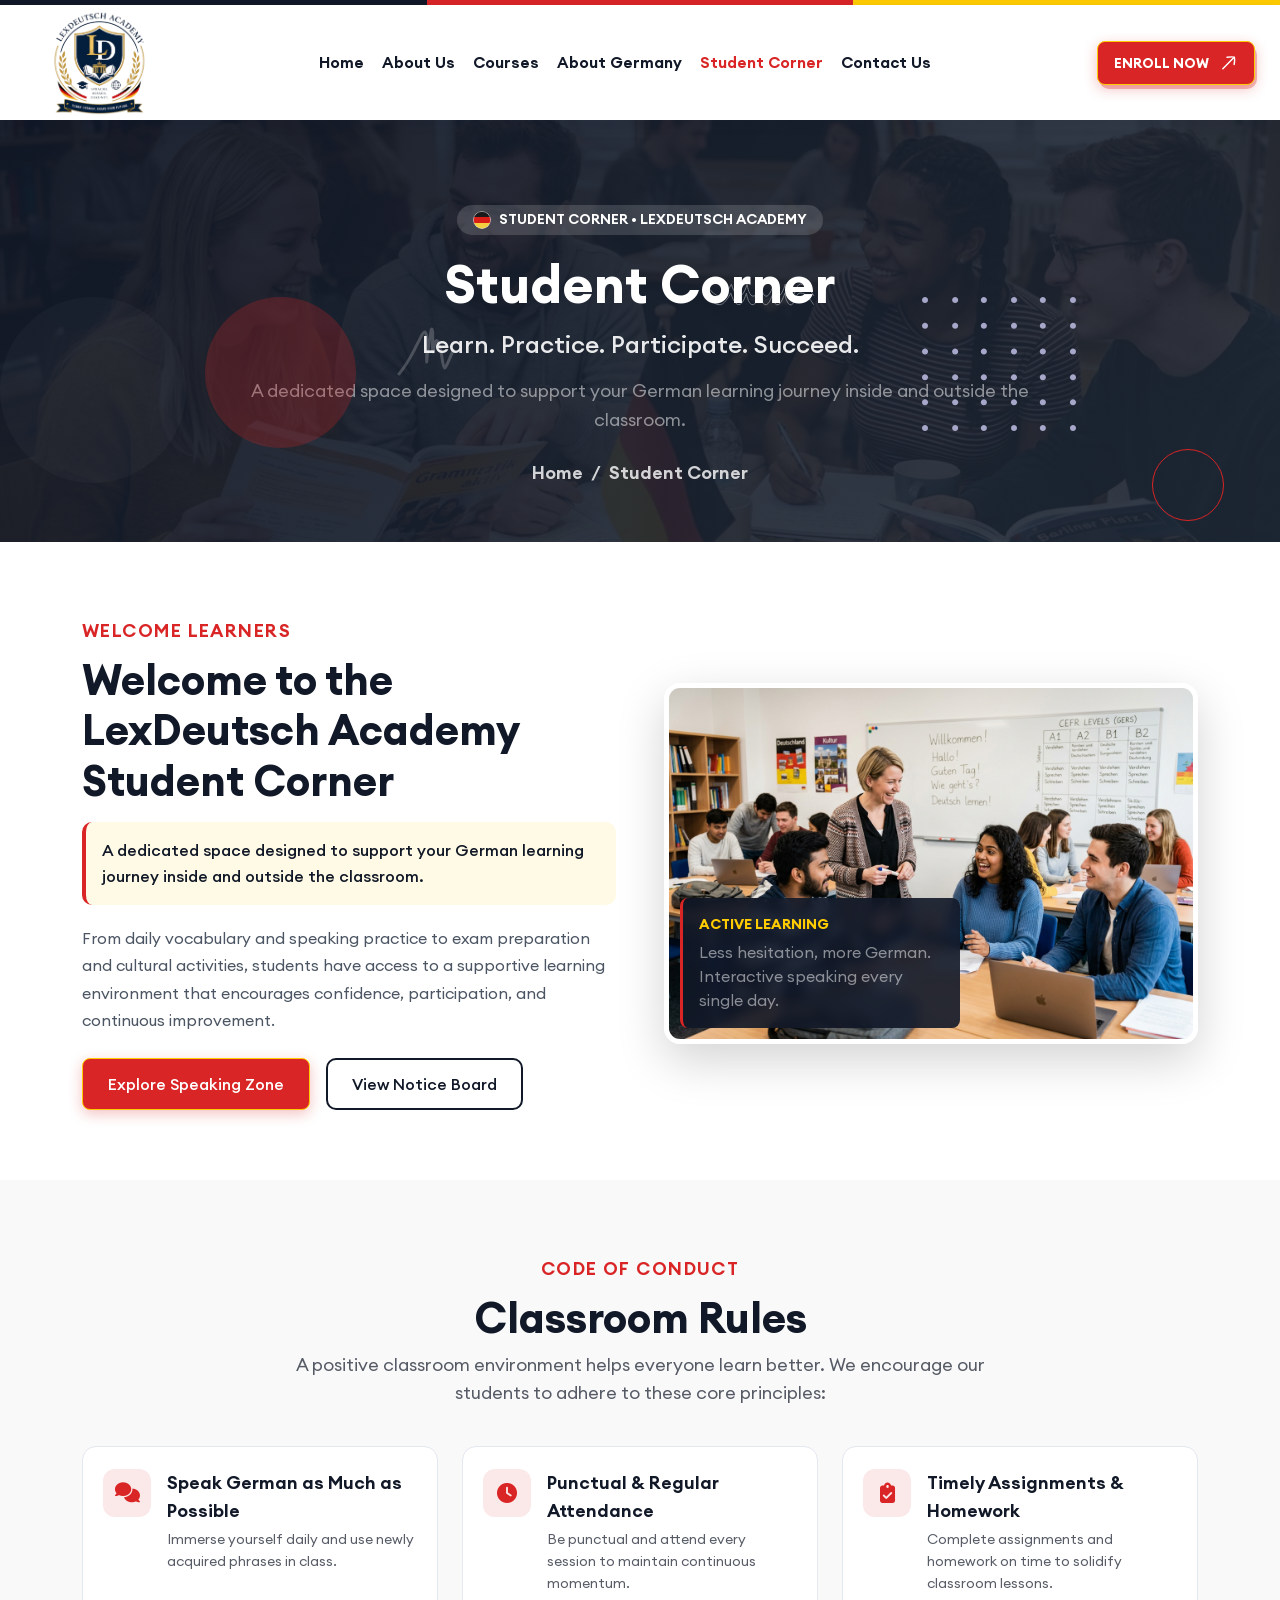
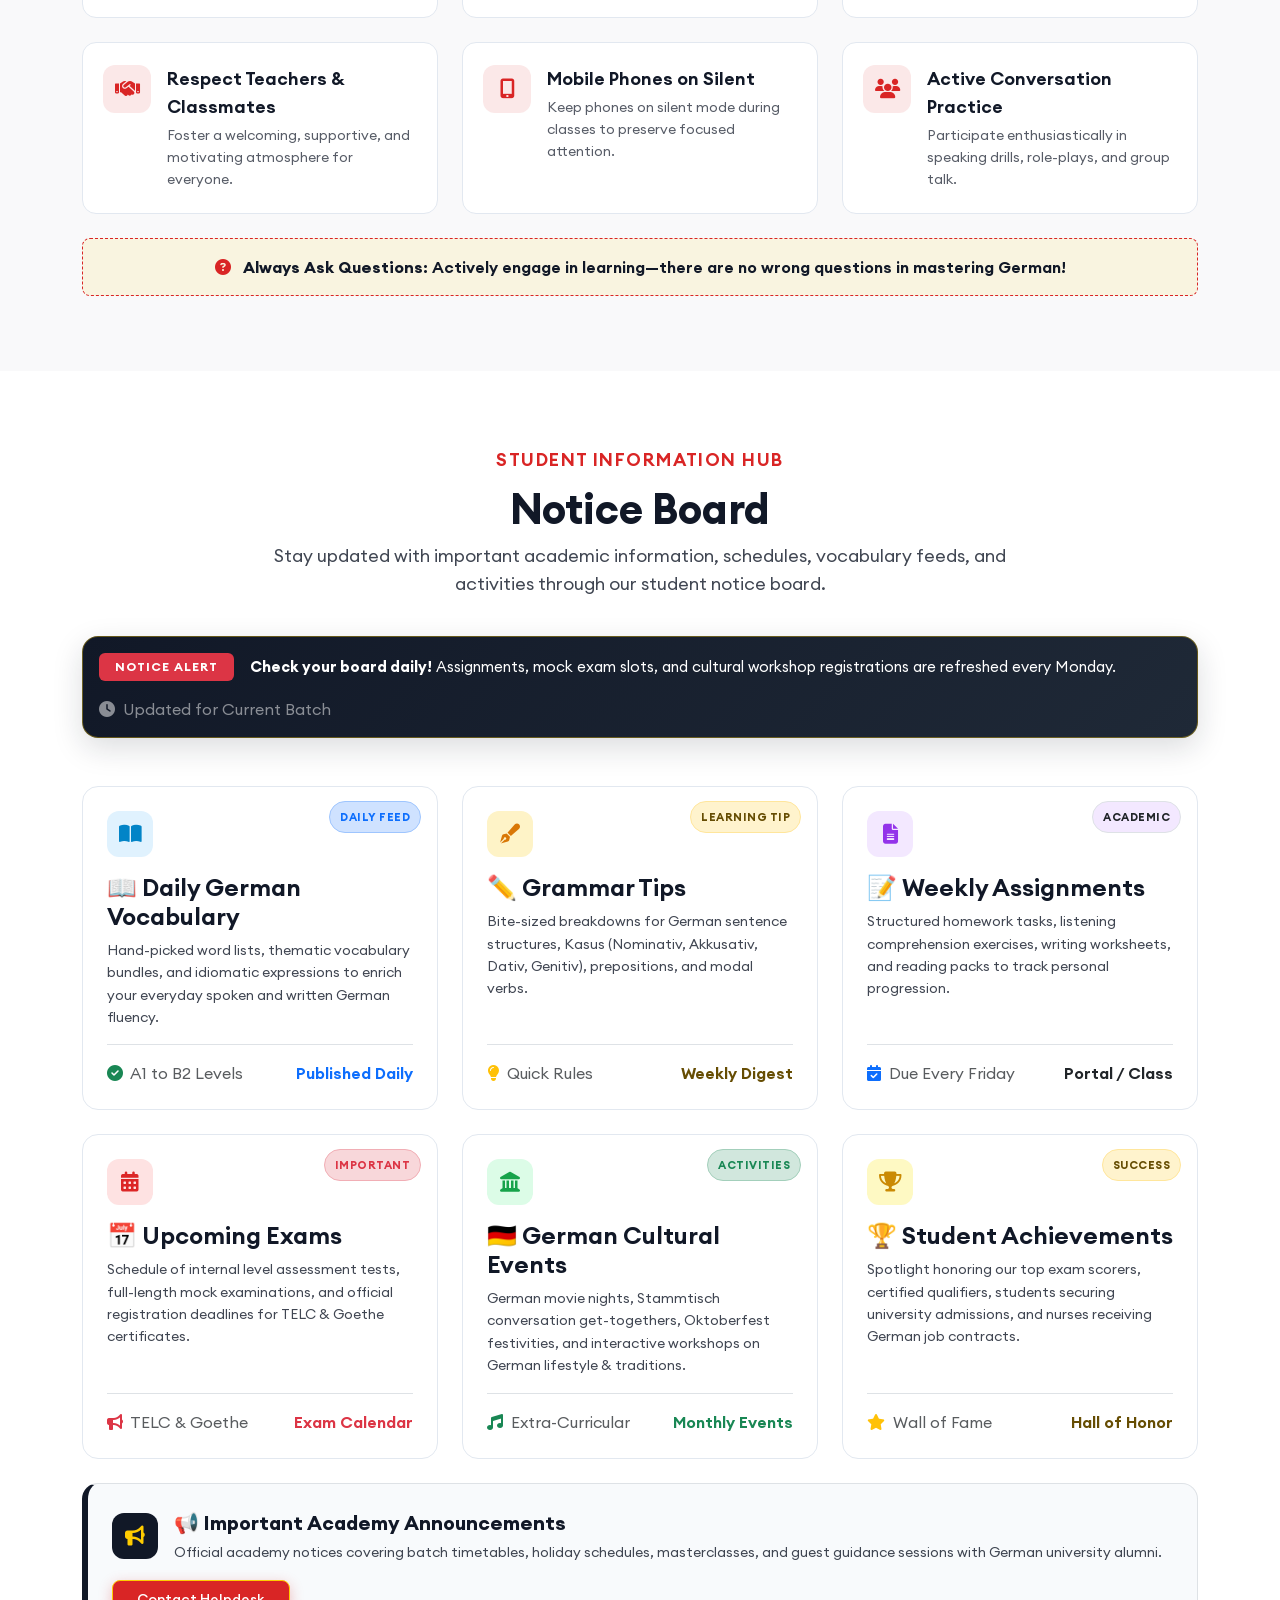
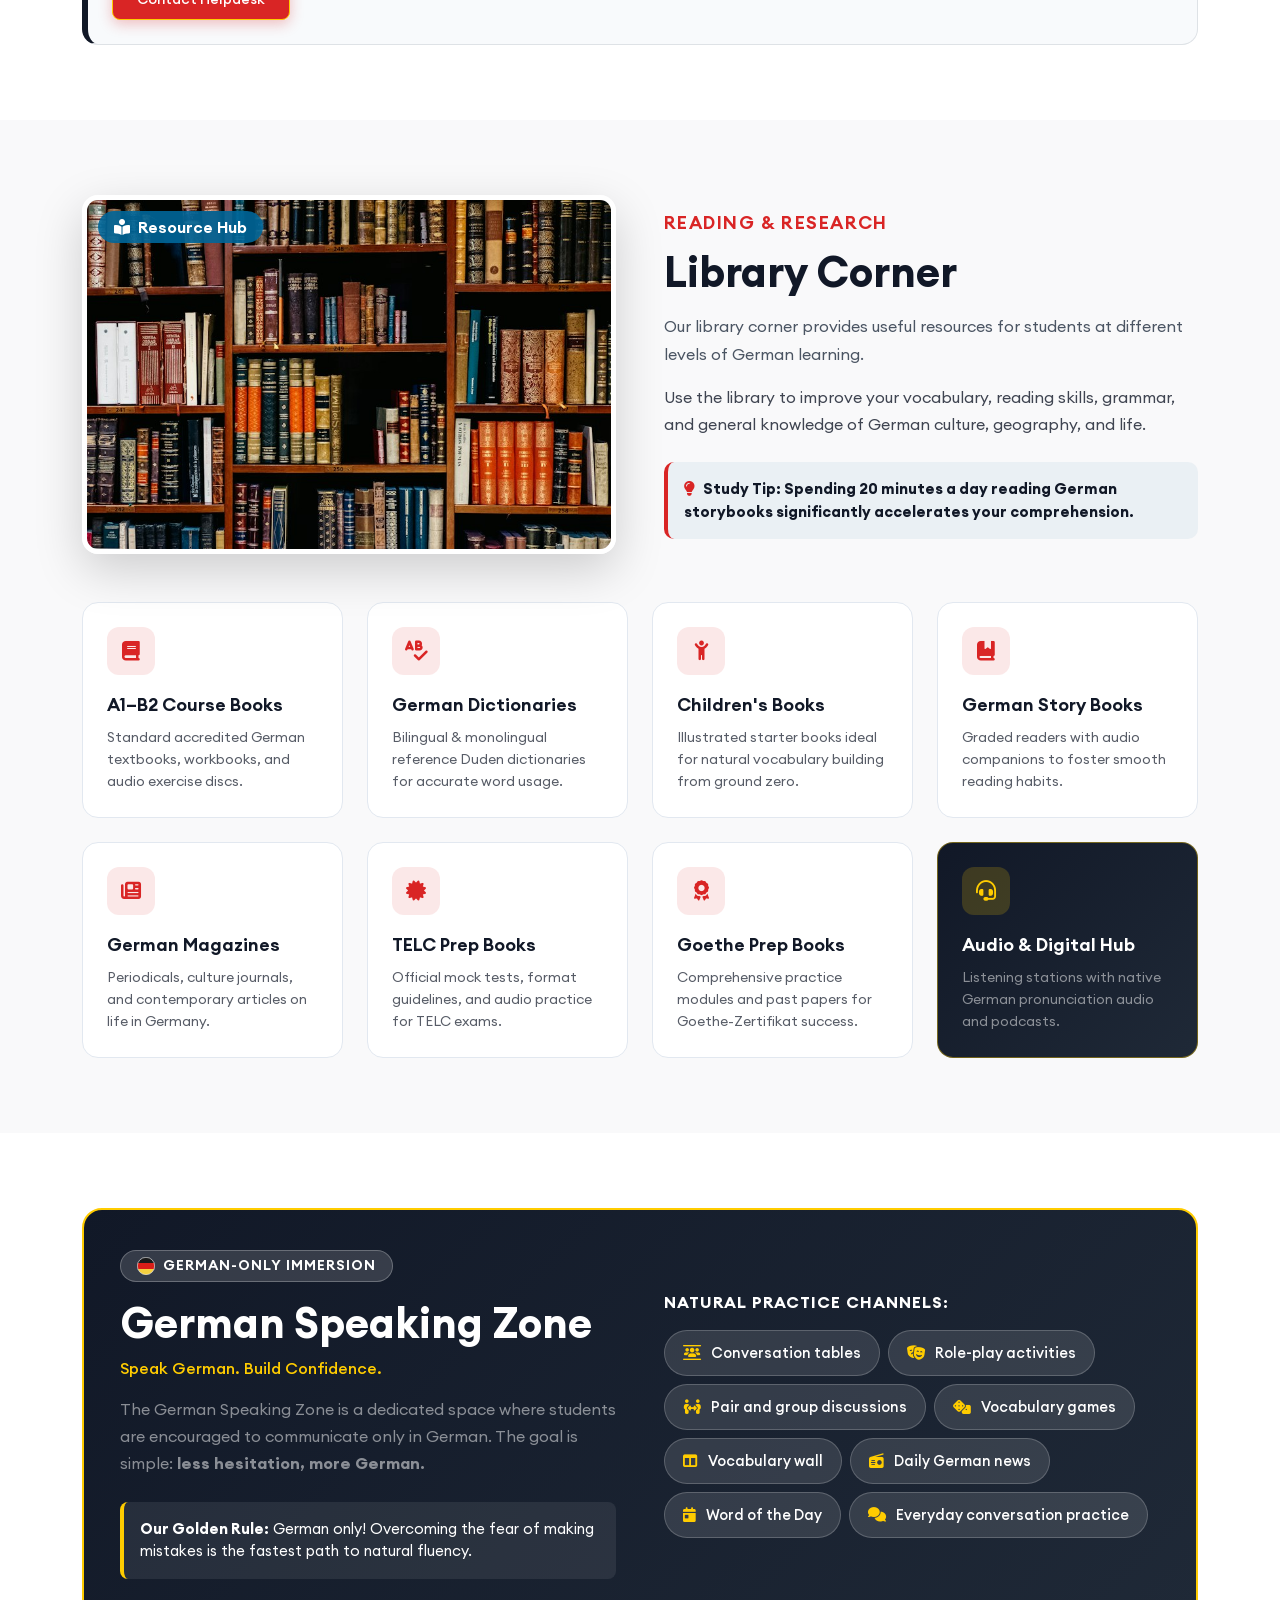
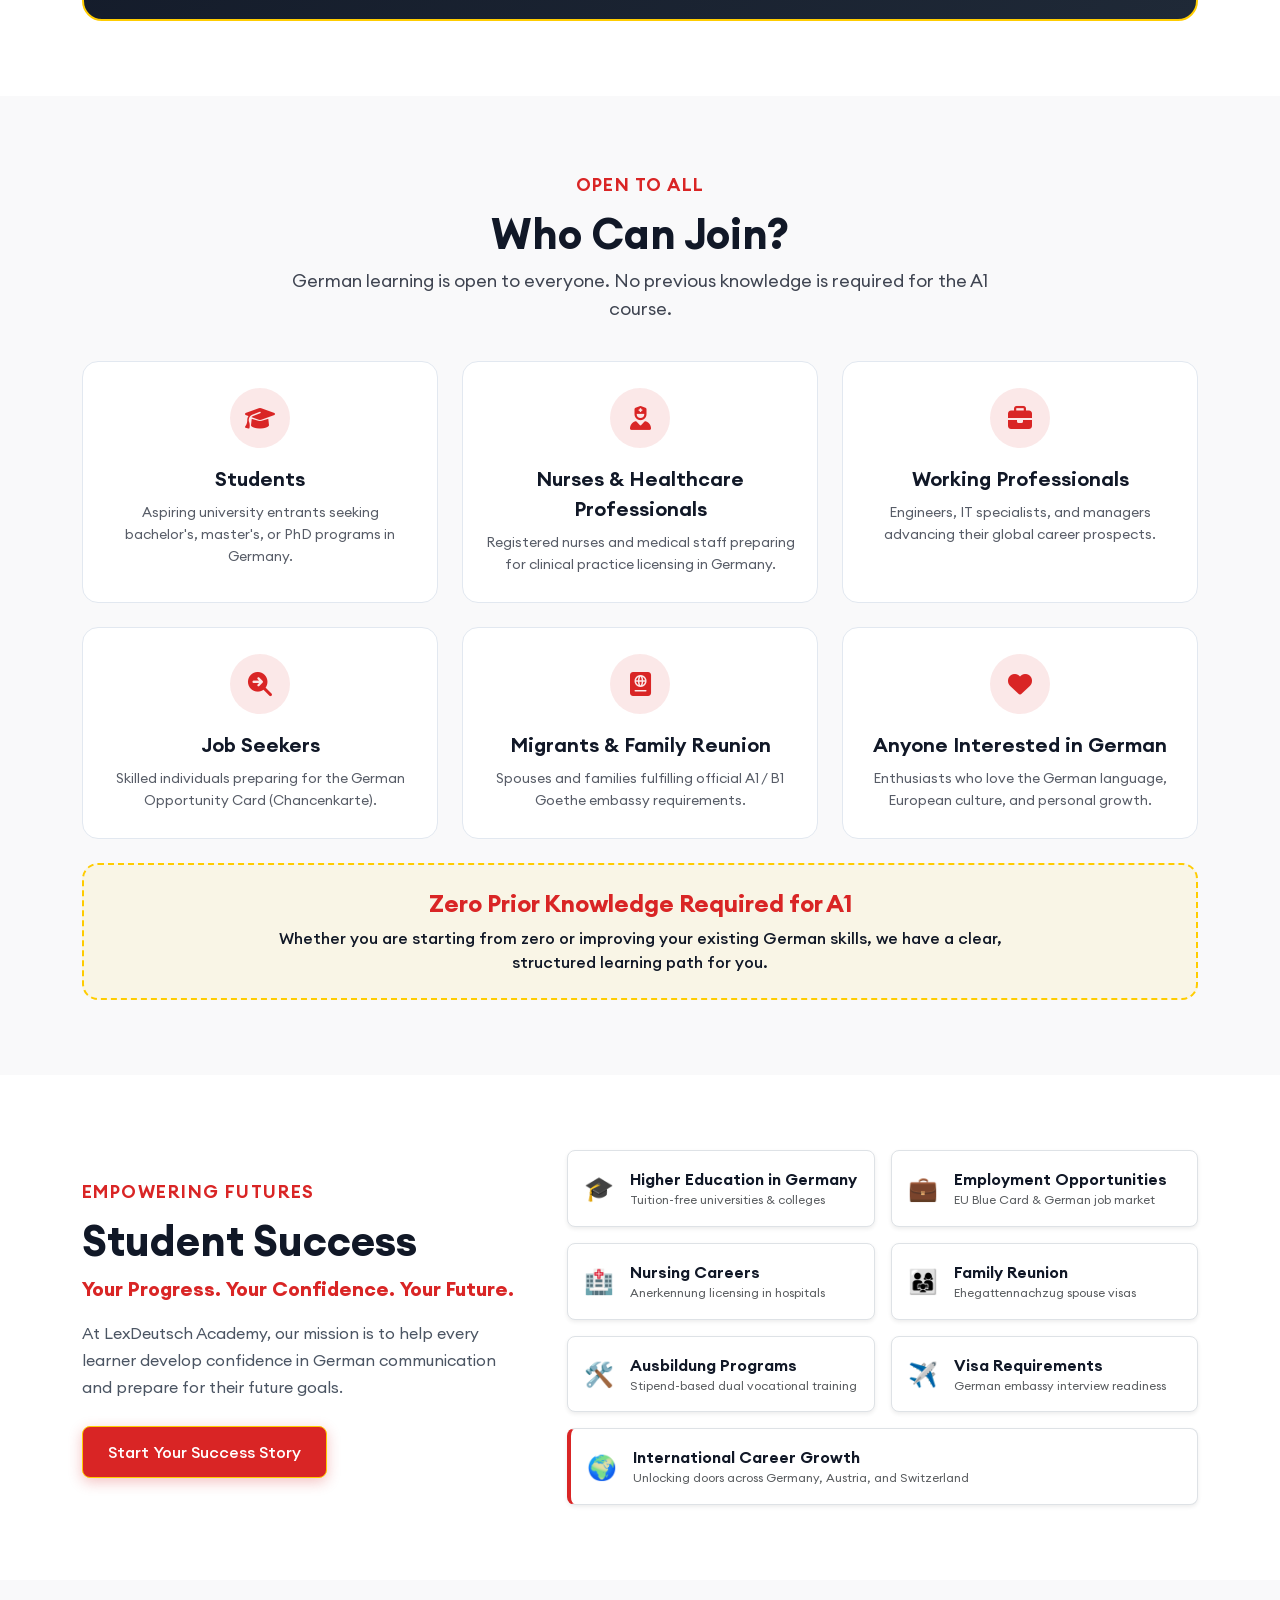
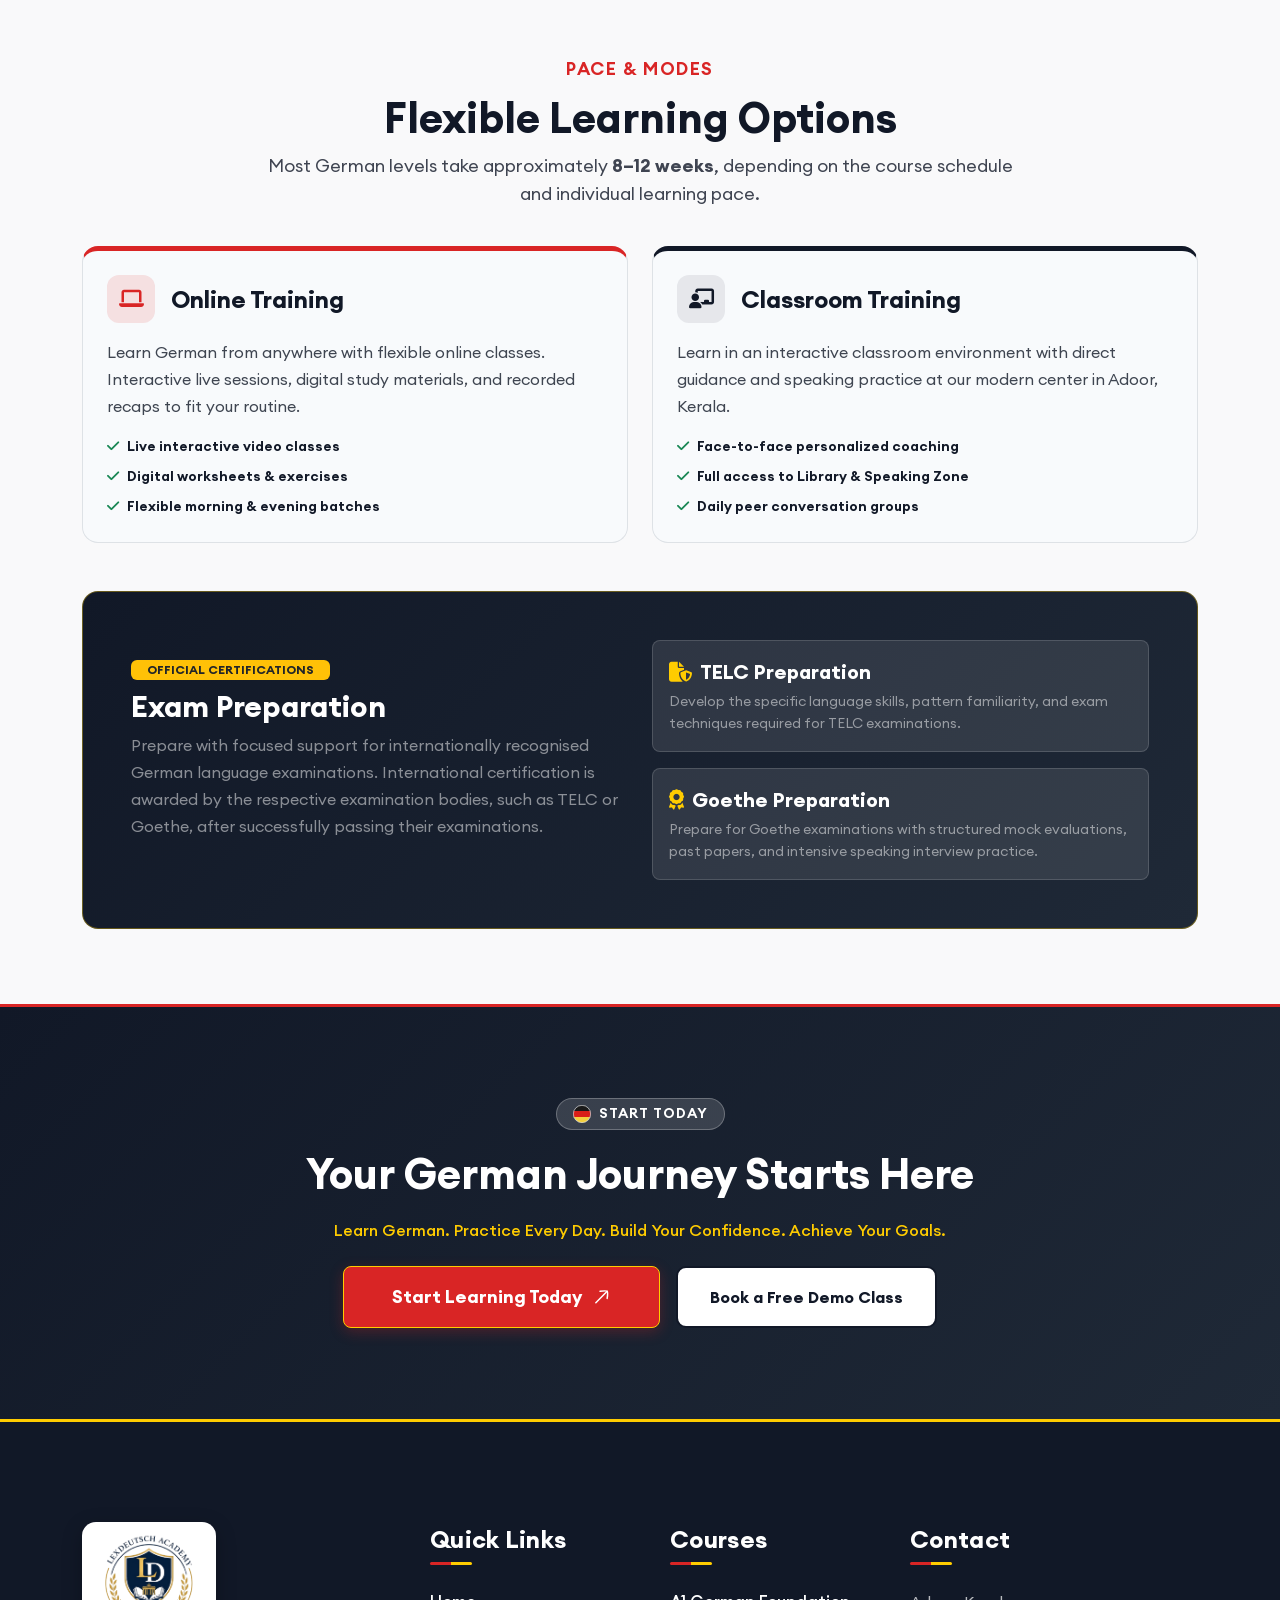
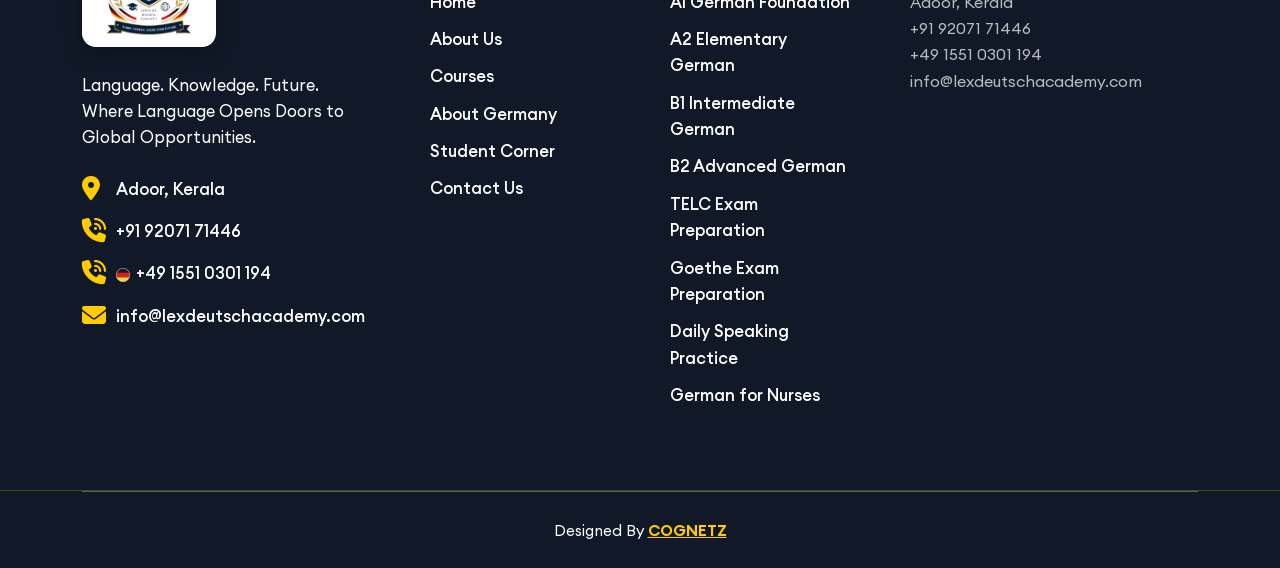
<file: student-corner.html>
<!DOCTYPE html>
<html class="no-js" lang="en">
  <head>
    <meta charset="utf-8">
    <meta http-equiv="x-ua-compatible" content="ie=edge">
    <meta name="viewport" content="width=device-width, initial-scale=1">
    <meta name="author" content="LexDeutsch Academy">
    <title>Student Corner | LexDeutsch Academy • Learn. Practice. Participate. Succeed.</title>
    <link rel="icon" type="image/png" href="assets/img/Lexdutch Logo.png">
    <!-- CSS Plugins -->
    <link rel="stylesheet" href="assets/css/bootstrap.min.css">
    <link rel="stylesheet" href="assets/css/fontawesome.min.css">
    <link rel="stylesheet" href="assets/css/animate.css">
    <link rel="stylesheet" href="assets/css/jquery-ui.min.css">
    <link rel="stylesheet" href="assets/css/style.css">
    <style>
      :root {
        --primary-blue: #111827;
        --primary-navy: #111827;
        --dark-navy: #111827;
        --accent-gold: #ffcc00;
        --accent-red: #d92525;
        --german-gold: #ffcc00;
        --german-yellow: #ffcc00;
        --german-red: #d92525;
        --german-black: #111827;
        --card-border: #e2e8f0;
      }

      .td_student_hero {
        background: linear-gradient(135deg, rgba(17, 24, 39, 0.94) 0%, rgba(31, 41, 55, 0.88) 100%), url('assets/img/lexdeutsch/german_students.jpg') center/cover no-repeat !important;
        position: relative;
      }

      .td_rule_card {
        background: #fff;
        border: 1px solid var(--card-border);
        border-radius: 14px;
        padding: 22px 20px;
        transition: all 0.3s ease;
        height: 100%;
        display: flex;
        align-items: flex-start;
        gap: 16px;
      }
      .td_rule_card:hover {
        transform: translateY(-5px);
        box-shadow: 0 12px 30px rgba(17, 24, 39, 0.08);
        border-color: #d92525;
      }
      .td_rule_icon {
        width: 48px;
        height: 48px;
        border-radius: 12px;
        background: rgba(217, 37, 37, 0.1);
        color: #d92525;
        display: flex;
        align-items: center;
        justify-content: center;
        font-size: 20px;
        flex-shrink: 0;
        transition: all 0.3s ease;
      }
      .td_rule_card:hover .td_rule_icon {
        background: #111827;
        color: #ffcc00;
      }

      .td_notice_board {
        background: #ffffff;
        border: 2px solid #111827;
        border-radius: 18px;
        box-shadow: 0 16px 40px rgba(17, 24, 39, 0.08);
        overflow: hidden;
      }
      .td_notice_header {
        background: linear-gradient(135deg, #111827 0%, #1f2937 100%);
        padding: 24px 30px;
        color: #fff;
      }
      .td_notice_grid_card {
        background: #ffffff;
        border: 1px solid var(--card-border);
        border-radius: 16px;
        padding: 24px;
        transition: all 0.3s ease;
        height: 100%;
        position: relative;
        display: flex;
        flex-direction: column;
      }
      .td_notice_grid_card:hover {
        transform: translateY(-6px);
        box-shadow: 0 16px 36px rgba(217, 37, 37, 0.12);
        border-color: #d92525;
      }
      .td_pin_tag {
        position: absolute;
        top: 14px;
        right: 16px;
        font-size: 11px;
        font-weight: 700;
        text-transform: uppercase;
        letter-spacing: 0.5px;
        padding: 3px 10px;
        border-radius: 20px;
      }
      .td_notice_item {
        padding: 16px 20px;
        border-radius: 12px;
        background: #f8fafc;
        border: 1px solid #edf2f7;
        margin-bottom: 12px;
        display: flex;
        align-items: center;
        gap: 16px;
        transition: all 0.25s ease;
      }
      .td_notice_item:hover {
        background: #ffffff;
        border-color: #d92525;
        box-shadow: 0 6px 18px rgba(217, 37, 37, 0.12);
        transform: translateX(6px);
      }
      .td_notice_badge {
        width: 46px;
        height: 46px;
        border-radius: 12px;
        display: flex;
        align-items: center;
        justify-content: center;
        font-size: 20px;
        flex-shrink: 0;
      }

      .td_library_card {
        background: #fff;
        border: 1px solid var(--card-border);
        border-radius: 16px;
        padding: 24px;
        transition: all 0.3s ease;
        height: 100%;
      }
      .td_library_card:hover {
        transform: translateY(-6px);
        box-shadow: 0 16px 36px rgba(217, 37, 37, 0.12);
        border-color: #d92525;
      }

      .td_speaking_zone_box {
        background: linear-gradient(135deg, #111827 0%, #1f2937 100%);
        border: 2px solid #ffcc00;
        border-radius: 20px;
        color: #fff;
        padding: 40px 36px;
        position: relative;
        overflow: hidden;
      }
      .td_zone_pill {
        background: rgba(255, 255, 255, 0.12);
        border: 1px solid rgba(255, 255, 255, 0.2);
        border-radius: 30px;
        padding: 10px 18px;
        color: #fff;
        display: inline-flex;
        align-items: center;
        gap: 10px;
        font-weight: 500;
        font-size: 14.5px;
        transition: all 0.25s ease;
      }
      .td_zone_pill:hover {
        background: rgba(255, 255, 255, 0.22);
        transform: translateY(-3px);
      }

      .td_target_card {
        background: #fff;
        border: 1px solid var(--card-border);
        border-radius: 16px;
        padding: 26px 22px;
        text-align: center;
        transition: all 0.3s ease;
        height: 100%;
      }
      .td_target_card:hover {
        transform: translateY(-6px);
        box-shadow: 0 16px 36px rgba(217, 37, 37, 0.12);
        border-color: #d92525;
      }

      .td_target_icon {
        width: 60px;
        height: 60px;
        border-radius: 50%;
        background: rgba(217, 37, 37, 0.1);
        color: #d92525;
        display: flex;
        align-items: center;
        justify-content: center;
        font-size: 24px;
        margin: 0 auto 16px;
        transition: all 0.3s ease;
      }
      .td_target_card:hover .td_target_icon {
        background: #111827;
        color: #ffcc00;
        transform: scale(1.1);
      }
    </style>
  </head>
  <body class="td_theme_2">

    <!-- ==================== Scroll Top Button Start ==================== -->
    <div class="td_scrollup"><i class="fa-solid fa-arrow-up"></i></div>
    <!-- ==================== Scroll Top Button End ==================== -->

    <div class="td_flag_stripe"></div>

    <!-- ==================== Header Area Start ==================== -->
    <header class="td_site_header td_style_1 td_sticky_header td_medium td_heading_color">
      <div class="td_main_header">
        <div class="container">
          <div class="td_main_header_in">
            <!-- 1. Logo Only -->
            <div class="td_main_header_left">
              <a class="td_site_branding d-flex align-items-center" href="index.html" style="text-decoration:none;">
                <img src="assets/img/Lexdutch Logo.png" alt="LexDeutsch Academy Logo" class="td_header_logo_img">
              </a>
            </div>

            <!-- 2. Navigation Links Only -->
            <div class="td_main_header_center">
              <nav class="td_nav">
                <div class="td_nav_list_wrap">
                  <div class="td_nav_list_wrap_in">
                    <ul class="td_nav_list">
                      <li><a href="index.html">Home</a></li>
                      <li><a href="about.html">About Us</a></li>
                      <li><a href="courses-grid-view.html">Courses</a></li>
                      <li><a href="about-germany.html">About Germany</a></li>
                      <li><a href="student-corner.html" class="td_accent_color">Student Corner</a></li>
                      <li><a href="contact.html">Contact Us</a></li>
                    </ul>
                  </div>
                </div>
              </nav>
            </div>

            <!-- 3. Enroll Now Button Only -->
            <div class="td_main_header_right">
              <a href="contact.html#enquiry-form" class="td_btn td_style_1 td_radius_10 td_medium td_with_shadow">
                <span class="td_btn_in td_white_color td_accent_bg">
                  <span>ENROLL NOW</span>
                  <svg width="19" height="20" viewBox="0 0 19 20" fill="none" xmlns="http://www.w3.org/2000/svg">
                    <path d="M15.1575 4.34302L3.84375 15.6567" stroke="currentColor" stroke-width="1.5" stroke-linecap="round" stroke-linejoin="round"/>
                    <path d="M15.157 11.4142C15.157 11.4142 16.0887 5.2748 15.157 4.34311C14.2253 3.41142 8.08594 4.34314 8.08594 4.34314" stroke="currentColor" stroke-width="1.5" stroke-linecap="round" stroke-linejoin="round"/>
                  </svg> 
                </span>             
              </a>
              <button class="td_mobile_menu_btn d-xl-none" type="button" aria-label="Toggle Navigation">
                <i class="fa-solid fa-bars"></i>
              </button>
            </div>
          </div>
        </div>
      </div>
      <!-- Mobile Drawer -->
      <div class="td_mobile_drawer d-xl-none">
        <ul class="td_mobile_nav_list">
          <li><a href="index.html">Home</a></li>
          <li><a href="about.html">About Us</a></li>
          <li><a href="courses-grid-view.html">Courses</a></li>
          <li><a href="about-germany.html">About Germany</a></li>
          <li><a href="student-corner.html" class="td_accent_color">Student Corner</a></li>
          <li><a href="contact.html">Contact Us</a></li>
        </ul>
        <div class="pt-3 border-top">
          <p class="td_fs_14 td_bold text-muted mb-2 text-uppercase">German Courses</p>
          <div class="d-flex flex-wrap gap-2 mb-3">
            <a href="courses-grid-view.html#levels" class="badge bg-light text-dark border p-2 text-decoration-none">A1 Foundation</a>
            <a href="courses-grid-view.html#levels" class="badge bg-light text-dark border p-2 text-decoration-none">A2 Elementary</a>
            <a href="courses-grid-view.html#levels" class="badge bg-light text-dark border p-2 text-decoration-none">B1 Intermediate</a>
            <a href="courses-grid-view.html#levels" class="badge bg-light text-dark border p-2 text-decoration-none">B2 Advanced</a>
          </div>
          <div class="mb-3">
            <a href="tel:+919207171446" class="text-decoration-none td_heading_color td_bold d-flex align-items-center gap-2">
              <i class="fa-solid fa-phone td_accent_color"></i> +91 92071 71446
            </a>
          </div>
          <a href="contact.html#enquiry-form" class="btn btn-primary w-100 py-2 fw-bold text-white" style="background:#d92525; border: 1.5px solid #ffcc00;">ENROLL NOW</a>
        </div>
      </div>
    </header>
    <!-- ==================== Header Area End ==================== -->

    <!-- ==================== Hero Banner Area ==================== -->
    <section class="td_page_heading td_student_hero td_center td_bg_filed text-center td_hobble">
      <div class="container">
        <div class="td_page_heading_in">
          <div class="d-inline-flex align-items-center gap-2 td_fs_14 text-uppercase td_semibold mb-3 px-3 py-1" style="background: rgba(255,255,255,0.15); border-radius: 20px; color: #fff;">
            <img src="assets/img/flags/germany-round.svg" alt="Germany" style="width: 18px; height: 18px; border-radius: 50%;">
            <span>STUDENT CORNER • LEXDEUTSCH ACADEMY</span>
          </div>
          <h1 class="td_white_color td_fs_52 td_bold td_mb_10">Student Corner</h1>
          <p class="td_white_color td_opacity_9 td_fs_24 td_medium mb-3">Learn. Practice. Participate. Succeed.</p>
          <p class="text-white-50 td_fs_18 mx-auto mb-4" style="max-width: 820px; line-height: 1.6;">
            A dedicated space designed to support your German learning journey inside and outside the classroom.
          </p>
          <ol class="breadcrumb m-0 td_fs_18 td_opacity_8 td_semibold td_white_color justify-content-center">
            <li class="breadcrumb-item"><a href="index.html">Home</a></li>
            <li class="breadcrumb-item active text-white">Student Corner</li>
          </ol>
        </div>
      </div>
      <div class="td_page_heading_shape_1 position-absolute td_hover_layer_3"></div>
      <div class="td_page_heading_shape_2 position-absolute td_hover_layer_5"></div>
      <div class="td_page_heading_shape_3 position-absolute"><img src="assets/img/others/page_heading_shape_3.svg" alt="Decorative shape 3"></div>
      <div class="td_page_heading_shape_4 position-absolute"><img src="assets/img/others/page_heading_shape_4.svg" alt="Decorative shape 4"></div>
      <div class="td_page_heading_shape_5 position-absolute"><img src="assets/img/others/page_heading_shape_5.svg" alt="Decorative shape 5"></div>
      <div class="td_page_heading_shape_6 position-absolute td_hover_layer_3"></div>
    </section>
    <!-- ==================== Hero Banner Area End ==================== -->

    <!-- ==================== WELCOME INTRO ==================== -->
    <section class="td_white_bg">
      <div class="td_height_110 td_height_lg_70"></div>
      <div class="container">
        <div class="row align-items-center g-5">
          <div class="col-lg-6 wow fadeInLeft" data-wow-duration="1s" data-wow-delay="0.2s">
            <div class="td_section_heading td_style_1">
              <p class="td_section_subtitle_up td_fs_18 td_semibold td_spacing_1 td_mb_10 text-uppercase td_accent_color">Welcome Learners</p>
              <h2 class="td_section_title td_fs_42 mb-3">Welcome to the LexDeutsch Academy Student Corner</h2>
              <div class="p-3 td_radius_10 td_mb_20" style="background: rgba(255, 204, 0, 0.1); border-left: 4px solid #d92525;">
                <p class="td_fs_17 td_heading_color td_medium mb-0" style="line-height: 1.6;">
                  A dedicated space designed to support your German learning journey inside and outside the classroom.
                </p>
              </div>
              <p class="td_section_subtitle td_fs_17 mb-4" style="line-height: 1.7;">
                From daily vocabulary and speaking practice to exam preparation and cultural activities, students have access to a supportive learning environment that encourages confidence, participation, and continuous improvement.
              </p>
              <div class="d-flex align-items-center gap-3 flex-wrap">
                <a href="#speaking-zone" class="td_btn td_style_1 td_radius_10 td_medium">
                  <span class="td_btn_in td_white_color td_accent_bg">
                    <span>Explore Speaking Zone</span>
                  </span>
                </a>
                <a href="#notice-board" class="td_btn td_style_2 td_radius_10 td_medium" style="border: 2px solid #111827; color: #111827; padding: 12px 24px;">
                  <span>View Notice Board</span>
                </a>
              </div>
            </div>
          </div>
          <div class="col-lg-6 wow fadeInRight" data-wow-duration="1s" data-wow-delay="0.3s">
            <div class="position-relative">
              <img src="assets/img/lexdeutsch/german_class.jpg" alt="LexDeutsch German Classroom" class="img-fluid rounded-4 shadow-lg w-100" style="object-fit: cover; max-height: 420px; border: 5px solid #fff;">
              <div class="position-absolute bottom-0 start-0 m-3 p-3 rounded-3 text-white" style="background: rgba(17, 24, 39, 0.9); backdrop-filter: blur(6px); max-width: 280px; border-left: 3px solid #d92525;">
                <p class="td_fs_14 td_bold text-uppercase mb-1" style="color: #ffcc00;">Active Learning</p>
                <p class="td_fs_13 mb-0 text-white-50">Less hesitation, more German. Interactive speaking every single day.</p>
              </div>
            </div>
          </div>
        </div>
      </div>
      <div class="td_height_100 td_height_lg_70"></div>
    </section>

    <!-- ==================== 1. CLASSROOM RULES ==================== -->
    <section class="td_gray_bg_5" id="rules">
      <div class="td_height_110 td_height_lg_70"></div>
      <div class="container">
        <div class="td_section_heading td_style_1 text-center td_mb_50 wow fadeInUp" data-wow-duration="1s" data-wow-delay="0.2s">
          <p class="td_section_subtitle_up td_fs_18 td_semibold td_spacing_1 td_mb_10 text-uppercase td_accent_color">Code of Conduct</p>
          <h2 class="td_section_title td_fs_44 mb-2">Classroom Rules</h2>
          <p class="td_section_subtitle td_fs_18 td_heading_color td_opacity_7 mb-0" style="max-width: 760px; margin: 0 auto;">
            A positive classroom environment helps everyone learn better. We encourage our students to adhere to these core principles:
          </p>
        </div>

        <div class="row g-4">
          <!-- Rule 1 -->
          <div class="col-lg-4 col-md-6 wow fadeInUp" data-wow-duration="1s" data-wow-delay="0.1s">
            <div class="td_rule_card">
              <div class="td_rule_icon"><i class="fa-solid fa-comments"></i></div>
              <div>
                <h4 class="td_fs_18 td_semibold mb-1">Speak German as Much as Possible</h4>
                <p class="td_fs_14 td_heading_color td_opacity_7 mb-0">Immerse yourself daily and use newly acquired phrases in class.</p>
              </div>
            </div>
          </div>
          <!-- Rule 2 -->
          <div class="col-lg-4 col-md-6 wow fadeInUp" data-wow-duration="1s" data-wow-delay="0.15s">
            <div class="td_rule_card">
              <div class="td_rule_icon"><i class="fa-solid fa-clock"></i></div>
              <div>
                <h4 class="td_fs_18 td_semibold mb-1">Punctual & Regular Attendance</h4>
                <p class="td_fs_14 td_heading_color td_opacity_7 mb-0">Be punctual and attend every session to maintain continuous momentum.</p>
              </div>
            </div>
          </div>
          <!-- Rule 3 -->
          <div class="col-lg-4 col-md-6 wow fadeInUp" data-wow-duration="1s" data-wow-delay="0.2s">
            <div class="td_rule_card">
              <div class="td_rule_icon"><i class="fa-solid fa-clipboard-check"></i></div>
              <div>
                <h4 class="td_fs_18 td_semibold mb-1">Timely Assignments & Homework</h4>
                <p class="td_fs_14 td_heading_color td_opacity_7 mb-0">Complete assignments and homework on time to solidify classroom lessons.</p>
              </div>
            </div>
          </div>
          <!-- Rule 4 -->
          <div class="col-lg-4 col-md-6 wow fadeInUp" data-wow-duration="1s" data-wow-delay="0.25s">
            <div class="td_rule_card">
              <div class="td_rule_icon"><i class="fa-solid fa-handshake"></i></div>
              <div>
                <h4 class="td_fs_18 td_semibold mb-1">Respect Teachers & Classmates</h4>
                <p class="td_fs_14 td_heading_color td_opacity_7 mb-0">Foster a welcoming, supportive, and motivating atmosphere for everyone.</p>
              </div>
            </div>
          </div>
          <!-- Rule 5 -->
          <div class="col-lg-4 col-md-6 wow fadeInUp" data-wow-duration="1s" data-wow-delay="0.3s">
            <div class="td_rule_card">
              <div class="td_rule_icon"><i class="fa-solid fa-mobile-screen-button"></i></div>
              <div>
                <h4 class="td_fs_18 td_semibold mb-1">Mobile Phones on Silent</h4>
                <p class="td_fs_14 td_heading_color td_opacity_7 mb-0">Keep phones on silent mode during classes to preserve focused attention.</p>
              </div>
            </div>
          </div>
          <!-- Rule 6 -->
          <div class="col-lg-4 col-md-6 wow fadeInUp" data-wow-duration="1s" data-wow-delay="0.35s">
            <div class="td_rule_card">
              <div class="td_rule_icon"><i class="fa-solid fa-users"></i></div>
              <div>
                <h4 class="td_fs_18 td_semibold mb-1">Active Conversation Practice</h4>
                <p class="td_fs_14 td_heading_color td_opacity_7 mb-0">Participate enthusiastically in speaking drills, role-plays, and group talk.</p>
              </div>
            </div>
          </div>
          <!-- Rule 7 Full width highlight -->
          <div class="col-12 wow fadeInUp" data-wow-duration="1s" data-wow-delay="0.4s">
            <div class="p-3 rounded-3 text-center" style="background: rgba(255, 204, 0, 0.1); border: 1px dashed #d92525;">
              <p class="td_fs_16 td_semibold td_heading_color mb-0">
                <i class="fa-solid fa-circle-question td_accent_color me-2"></i>
                <strong>Always Ask Questions:</strong> Actively engage in learning—there are no wrong questions in mastering German!
              </p>
            </div>
          </div>
        </div>
      </div>
      <div class="td_height_110 td_height_lg_70"></div>
    </section>

    <!-- ==================== 2. NOTICE BOARD ==================== -->
    <section class="td_white_bg" id="notice-board">
      <div class="td_height_110 td_height_lg_70"></div>
      <div class="container">
        <!-- Section Header -->
        <div class="td_section_heading td_style_1 text-center td_mb_50 wow fadeInUp" data-wow-duration="1s" data-wow-delay="0.2s">
          <p class="td_section_subtitle_up td_fs_18 td_semibold td_spacing_1 td_mb_10 text-uppercase td_accent_color">Student Information Hub</p>
          <h2 class="td_section_title td_fs_44 mb-2">Notice Board</h2>
          <p class="td_section_subtitle td_fs_18 td_heading_color td_opacity_8 mb-0" style="max-width: 780px; margin: 0 auto;">
            Stay updated with important academic information, schedules, vocabulary feeds, and activities through our student notice board.
          </p>
        </div>

        <!-- Priority Flash Announcement Banner -->
        <div class="p-3 mb-5 rounded-4 d-flex align-items-center justify-content-between flex-wrap gap-3 wow fadeInUp" data-wow-duration="1s" data-wow-delay="0.25s" style="background: linear-gradient(135deg, #111827 0%, #1f2937 100%); border: 1px solid rgba(255, 204, 0, 0.35); color: #fff; box-shadow: 0 10px 30px rgba(17, 24, 39, 0.15);">
          <div class="d-flex align-items-center gap-3">
            <span class="badge bg-danger text-uppercase px-3 py-2 fw-bold" style="letter-spacing: 1px; font-size: 12px;">Notice Alert</span>
            <p class="mb-0 td_fs_15 text-white">
              <strong>Check your board daily!</strong> Assignments, mock exam slots, and cultural workshop registrations are refreshed every Monday.
            </p>
          </div>
          <span class="td_fs_13 text-white-50"><i class="fa-solid fa-clock me-1"></i> Updated for Current Batch</span>
        </div>

        <!-- 7 Notice Board Categorized Cards in a Structured Grid -->
        <div class="row g-4">
          <!-- 1. Daily German Vocabulary -->
          <div class="col-lg-4 col-md-6 wow fadeInUp" data-wow-duration="1s" data-wow-delay="0.1s">
            <div class="td_notice_grid_card">
              <span class="td_pin_tag bg-primary-subtle text-primary border border-primary-subtle">Daily Feed</span>
              <div class="td_notice_badge mb-3" style="background:#e0f2fe; color:#0284c7;">
                <i class="fa-solid fa-book-open"></i>
              </div>
              <h4 class="td_fs_19 td_semibold mb-2">📖 Daily German Vocabulary</h4>
              <p class="td_fs_14 td_heading_color td_opacity_8 flex-grow-1 mb-3" style="line-height: 1.6;">
                Hand-picked word lists, thematic vocabulary bundles, and idiomatic expressions to enrich your everyday spoken and written German fluency.
              </p>
              <div class="pt-3 border-top d-flex align-items-center justify-content-between td_fs_13 text-muted">
                <span><i class="fa-solid fa-circle-check text-success me-1"></i> A1 to B2 Levels</span>
                <span class="fw-semibold text-primary">Published Daily</span>
              </div>
            </div>
          </div>

          <!-- 2. Grammar Tips -->
          <div class="col-lg-4 col-md-6 wow fadeInUp" data-wow-duration="1s" data-wow-delay="0.15s">
            <div class="td_notice_grid_card">
              <span class="td_pin_tag bg-warning-subtle text-warning-emphasis border border-warning-subtle">Learning Tip</span>
              <div class="td_notice_badge mb-3" style="background:#fef3c7; color:#d97706;">
                <i class="fa-solid fa-pen-fancy"></i>
              </div>
              <h4 class="td_fs_19 td_semibold mb-2">✏️ Grammar Tips</h4>
              <p class="td_fs_14 td_heading_color td_opacity_8 flex-grow-1 mb-3" style="line-height: 1.6;">
                Bite-sized breakdowns for German sentence structures, Kasus (Nominativ, Akkusativ, Dativ, Genitiv), prepositions, and modal verbs.
              </p>
              <div class="pt-3 border-top d-flex align-items-center justify-content-between td_fs_13 text-muted">
                <span><i class="fa-solid fa-lightbulb text-warning me-1"></i> Quick Rules</span>
                <span class="fw-semibold text-warning-emphasis">Weekly Digest</span>
              </div>
            </div>
          </div>

          <!-- 3. Weekly Assignments -->
          <div class="col-lg-4 col-md-6 wow fadeInUp" data-wow-duration="1s" data-wow-delay="0.2s">
            <div class="td_notice_grid_card">
              <span class="td_pin_tag bg-purple-subtle text-dark border" style="background:#f3e8ff; color:#9333ea;">Academic</span>
              <div class="td_notice_badge mb-3" style="background:#f3e8ff; color:#9333ea;">
                <i class="fa-solid fa-file-lines"></i>
              </div>
              <h4 class="td_fs_19 td_semibold mb-2">📝 Weekly Assignments</h4>
              <p class="td_fs_14 td_heading_color td_opacity_8 flex-grow-1 mb-3" style="line-height: 1.6;">
                Structured homework tasks, listening comprehension exercises, writing worksheets, and reading packs to track personal progression.
              </p>
              <div class="pt-3 border-top d-flex align-items-center justify-content-between td_fs_13 text-muted">
                <span><i class="fa-solid fa-calendar-check text-primary me-1"></i> Due Every Friday</span>
                <span class="fw-semibold text-dark">Portal / Class</span>
              </div>
            </div>
          </div>

          <!-- 4. Upcoming Exams -->
          <div class="col-lg-4 col-md-6 wow fadeInUp" data-wow-duration="1s" data-wow-delay="0.25s">
            <div class="td_notice_grid_card">
              <span class="td_pin_tag bg-danger-subtle text-danger border border-danger-subtle">Important</span>
              <div class="td_notice_badge mb-3" style="background:#fee2e2; color:#dc2626;">
                <i class="fa-solid fa-calendar-days"></i>
              </div>
              <h4 class="td_fs_19 td_semibold mb-2">📅 Upcoming Exams</h4>
              <p class="td_fs_14 td_heading_color td_opacity_8 flex-grow-1 mb-3" style="line-height: 1.6;">
                Schedule of internal level assessment tests, full-length mock examinations, and official registration deadlines for TELC & Goethe certificates.
              </p>
              <div class="pt-3 border-top d-flex align-items-center justify-content-between td_fs_13 text-muted">
                <span><i class="fa-solid fa-bullhorn text-danger me-1"></i> TELC & Goethe</span>
                <span class="fw-semibold text-danger">Exam Calendar</span>
              </div>
            </div>
          </div>

          <!-- 5. German Cultural Events -->
          <div class="col-lg-4 col-md-6 wow fadeInUp" data-wow-duration="1s" data-wow-delay="0.3s">
            <div class="td_notice_grid_card">
              <span class="td_pin_tag bg-success-subtle text-success border border-success-subtle">Activities</span>
              <div class="td_notice_badge mb-3" style="background:#dcfce7; color:#16a34a;">
                <i class="fa-solid fa-landmark"></i>
              </div>
              <h4 class="td_fs_19 td_semibold mb-2">🇩🇪 German Cultural Events</h4>
              <p class="td_fs_14 td_heading_color td_opacity_8 flex-grow-1 mb-3" style="line-height: 1.6;">
                German movie nights, Stammtisch conversation get-togethers, Oktoberfest festivities, and interactive workshops on German lifestyle & traditions.
              </p>
              <div class="pt-3 border-top d-flex align-items-center justify-content-between td_fs_13 text-muted">
                <span><i class="fa-solid fa-music text-success me-1"></i> Extra-Curricular</span>
                <span class="fw-semibold text-success">Monthly Events</span>
              </div>
            </div>
          </div>

          <!-- 6. Student Achievements -->
          <div class="col-lg-4 col-md-6 wow fadeInUp" data-wow-duration="1s" data-wow-delay="0.35s">
            <div class="td_notice_grid_card">
              <span class="td_pin_tag bg-warning-subtle text-warning-emphasis border border-warning-subtle">Success</span>
              <div class="td_notice_badge mb-3" style="background:#fef9c3; color:#ca8a04;">
                <i class="fa-solid fa-trophy"></i>
              </div>
              <h4 class="td_fs_19 td_semibold mb-2">🏆 Student Achievements</h4>
              <p class="td_fs_14 td_heading_color td_opacity_8 flex-grow-1 mb-3" style="line-height: 1.6;">
                Spotlight honoring our top exam scorers, certified qualifiers, students securing university admissions, and nurses receiving German job contracts.
              </p>
              <div class="pt-3 border-top d-flex align-items-center justify-content-between td_fs_13 text-muted">
                <span><i class="fa-solid fa-star text-warning me-1"></i> Wall of Fame</span>
                <span class="fw-semibold text-warning-emphasis">Hall of Honor</span>
              </div>
            </div>
          </div>

          <!-- 7. Important Academy Announcements (Full row prominence) -->
          <div class="col-12 wow fadeInUp" data-wow-duration="1s" data-wow-delay="0.4s">
            <div class="p-4 rounded-4 border d-flex align-items-center justify-content-between flex-wrap gap-3" style="background: #f8fafc; border-left: 6px solid #111827 !important;">
              <div class="d-flex align-items-center gap-3">
                <div class="td_notice_badge" style="background:#111827; color:#ffcc00;">
                  <i class="fa-solid fa-bullhorn"></i>
                </div>
                <div>
                  <h4 class="td_fs_20 td_bold mb-1">📢 Important Academy Announcements</h4>
                  <p class="td_fs_14 td_heading_color td_opacity_8 mb-0">
                    Official academy notices covering batch timetables, holiday schedules, masterclasses, and guest guidance sessions with German university alumni.
                  </p>
                </div>
              </div>
              <a href="contact.html" class="td_btn td_style_1 td_radius_10 td_medium">
                <span class="td_btn_in td_white_color td_accent_bg py-2 px-4 td_fs_14">
                  <span>Contact Helpdesk</span>
                </span>
              </a>
            </div>
          </div>
        </div>
      </div>
      <div class="td_height_110 td_height_lg_70"></div>
    </section>

    <!-- ==================== 3. LIBRARY CORNER ==================== -->
    <section class="td_gray_bg_5" id="library">
      <div class="td_height_110 td_height_lg_70"></div>
      <div class="container">
        <div class="row align-items-center g-5 mb-5">
          <div class="col-lg-6 wow fadeInLeft" data-wow-duration="1s" data-wow-delay="0.2s">
            <div class="position-relative">
              <img src="assets/img/lexdeutsch/about_library.jpg" alt="LexDeutsch Library Corner" class="img-fluid rounded-4 shadow-lg w-100" style="object-fit: cover; max-height: 420px; border: 5px solid #fff;">
              <div class="position-absolute top-0 start-0 m-3 px-3 py-1 rounded-pill text-white td_fs_13 td_semibold" style="background: rgba(0, 102, 153, 0.9);">
                <i class="fa-solid fa-book-open-reader me-1"></i> Resource Hub
              </div>
            </div>
          </div>
          <div class="col-lg-6 wow fadeInRight" data-wow-duration="1s" data-wow-delay="0.3s">
            <div class="td_section_heading td_style_1">
              <p class="td_section_subtitle_up td_fs_18 td_semibold td_spacing_1 td_mb_10 text-uppercase td_accent_color">Reading & Research</p>
              <h2 class="td_section_title td_fs_44 mb-3">Library Corner</h2>
              <p class="td_section_subtitle td_fs_17 mb-3" style="line-height: 1.7;">
                Our library corner provides useful resources for students at different levels of German learning.
              </p>
              <p class="td_fs_16 td_heading_color td_opacity_8 mb-4" style="line-height: 1.7;">
                Use the library to improve your vocabulary, reading skills, grammar, and general knowledge of German culture, geography, and life.
              </p>
              <div class="p-3 td_radius_10" style="background: rgba(0, 102, 153, 0.06); border-left: 4px solid var(--accent-color);">
                <p class="td_fs_15 td_bold td_heading_color mb-0">
                  <i class="fa-solid fa-lightbulb td_accent_color me-2"></i>Study Tip: Spending 20 minutes a day reading German storybooks significantly accelerates your comprehension.
                </p>
              </div>
            </div>
          </div>
        </div>

        <div class="row g-4">
          <div class="col-lg-3 col-md-6 wow fadeInUp" data-wow-duration="1s" data-wow-delay="0.1s">
            <div class="td_library_card">
              <div class="td_rule_icon mb-3"><i class="fa-solid fa-book"></i></div>
              <h4 class="td_fs_18 td_semibold mb-2">A1–B2 Course Books</h4>
              <p class="td_fs_14 td_heading_color td_opacity_7 mb-0">Standard accredited German textbooks, workbooks, and audio exercise discs.</p>
            </div>
          </div>

          <div class="col-lg-3 col-md-6 wow fadeInUp" data-wow-duration="1s" data-wow-delay="0.15s">
            <div class="td_library_card">
              <div class="td_rule_icon mb-3"><i class="fa-solid fa-spell-check"></i></div>
              <h4 class="td_fs_18 td_semibold mb-2">German Dictionaries</h4>
              <p class="td_fs_14 td_heading_color td_opacity_7 mb-0">Bilingual & monolingual reference Duden dictionaries for accurate word usage.</p>
            </div>
          </div>

          <div class="col-lg-3 col-md-6 wow fadeInUp" data-wow-duration="1s" data-wow-delay="0.2s">
            <div class="td_library_card">
              <div class="td_rule_icon mb-3"><i class="fa-solid fa-child-reaching"></i></div>
              <h4 class="td_fs_18 td_semibold mb-2">Children's Books</h4>
              <p class="td_fs_14 td_heading_color td_opacity_7 mb-0">Illustrated starter books ideal for natural vocabulary building from ground zero.</p>
            </div>
          </div>

          <div class="col-lg-3 col-md-6 wow fadeInUp" data-wow-duration="1s" data-wow-delay="0.25s">
            <div class="td_library_card">
              <div class="td_rule_icon mb-3"><i class="fa-solid fa-book-bookmark"></i></div>
              <h4 class="td_fs_18 td_semibold mb-2">German Story Books</h4>
              <p class="td_fs_14 td_heading_color td_opacity_7 mb-0">Graded readers with audio companions to foster smooth reading habits.</p>
            </div>
          </div>

          <div class="col-lg-3 col-md-6 wow fadeInUp" data-wow-duration="1s" data-wow-delay="0.3s">
            <div class="td_library_card">
              <div class="td_rule_icon mb-3"><i class="fa-solid fa-newspaper"></i></div>
              <h4 class="td_fs_18 td_semibold mb-2">German Magazines</h4>
              <p class="td_fs_14 td_heading_color td_opacity_7 mb-0">Periodicals, culture journals, and contemporary articles on life in Germany.</p>
            </div>
          </div>

          <div class="col-lg-3 col-md-6 wow fadeInUp" data-wow-duration="1s" data-wow-delay="0.35s">
            <div class="td_library_card">
              <div class="td_rule_icon mb-3"><i class="fa-solid fa-certificate"></i></div>
              <h4 class="td_fs_18 td_semibold mb-2">TELC Prep Books</h4>
              <p class="td_fs_14 td_heading_color td_opacity_7 mb-0">Official mock tests, format guidelines, and audio practice for TELC exams.</p>
            </div>
          </div>

          <div class="col-lg-3 col-md-6 wow fadeInUp" data-wow-duration="1s" data-wow-delay="0.4s">
            <div class="td_library_card">
              <div class="td_rule_icon mb-3"><i class="fa-solid fa-award"></i></div>
              <h4 class="td_fs_18 td_semibold mb-2">Goethe Prep Books</h4>
              <p class="td_fs_14 td_heading_color td_opacity_7 mb-0">Comprehensive practice modules and past papers for Goethe-Zertifikat success.</p>
            </div>
          </div>

          <div class="col-lg-3 col-md-6 wow fadeInUp" data-wow-duration="1s" data-wow-delay="0.45s">
            <div class="td_library_card" style="background: linear-gradient(135deg, #111827 0%, #1f2937 100%); border: 1.5px solid rgba(255, 204, 0, 0.4); color:#fff;">
              <div class="td_rule_icon mb-3" style="background:rgba(255, 204, 0, 0.18); color:#ffcc00;"><i class="fa-solid fa-headset"></i></div>
              <h4 class="td_fs_18 td_semibold mb-2 text-white">Audio & Digital Hub</h4>
              <p class="td_fs_14 text-white-50 mb-0">Listening stations with native German pronunciation audio and podcasts.</p>
            </div>
          </div>
        </div>
      </div>
      <div class="td_height_110 td_height_lg_70"></div>
    </section>

    <!-- ==================== 4. GERMAN SPEAKING ZONE ==================== -->
    <section class="td_white_bg" id="speaking-zone">
      <div class="td_height_110 td_height_lg_70"></div>
      <div class="container">
        <div class="td_speaking_zone_box wow fadeInUp" data-wow-duration="1s" data-wow-delay="0.2s">
          <div class="row align-items-center g-5">
            <div class="col-lg-6">
              <div class="d-inline-flex align-items-center gap-2 px-3 py-1 mb-3 rounded-pill" style="background: rgba(255,255,255,0.15); border: 1px solid rgba(255,255,255,0.25);">
                <img src="assets/img/flags/germany-round.svg" alt="Germany" style="width: 18px; height: 18px;">
                <span class="text-white td_fs_14 td_semibold text-uppercase" style="letter-spacing: 1px;">German-Only Immersion</span>
              </div>
              <h2 class="text-white td_fs_44 td_bold mb-2">German Speaking Zone</h2>
              <p class="td_fs_22 td_medium mb-3" style="color: #ffcc00;">Speak German. Build Confidence.</p>
              <p class="text-white-50 td_fs_17 mb-4" style="line-height: 1.7;">
                The German Speaking Zone is a dedicated space where students are encouraged to communicate only in German. The goal is simple: <strong>less hesitation, more German.</strong>
              </p>
              <div class="p-3 rounded-3" style="background: rgba(255,255,255,0.08); border-left: 4px solid #ffcc00;">
                <p class="mb-0 td_fs_15 text-white">
                  <strong>Our Golden Rule:</strong> German only! Overcoming the fear of making mistakes is the fastest path to natural fluency.
                </p>
              </div>
            </div>

            <div class="col-lg-6">
              <p class="text-white td_fs_16 td_bold text-uppercase mb-3" style="letter-spacing: 1px;">Natural Practice Channels:</p>
              <div class="d-flex flex-wrap gap-2">
                <div class="td_zone_pill"><i class="fa-solid fa-users-between-lines" style="color:#ffcc00;"></i> Conversation tables</div>
                <div class="td_zone_pill"><i class="fa-solid fa-masks-theater" style="color:#ffcc00;"></i> Role-play activities</div>
                <div class="td_zone_pill"><i class="fa-solid fa-people-arrows" style="color:#ffcc00;"></i> Pair and group discussions</div>
                <div class="td_zone_pill"><i class="fa-solid fa-dice" style="color:#ffcc00;"></i> Vocabulary games</div>
                <div class="td_zone_pill"><i class="fa-solid fa-table-columns" style="color:#ffcc00;"></i> Vocabulary wall</div>
                <div class="td_zone_pill"><i class="fa-solid fa-radio" style="color:#ffcc00;"></i> Daily German news</div>
                <div class="td_zone_pill"><i class="fa-solid fa-calendar-day" style="color:#ffcc00;"></i> Word of the Day</div>
                <div class="td_zone_pill"><i class="fa-solid fa-comments" style="color:#ffcc00;"></i> Everyday conversation practice</div>
              </div>
            </div>
          </div>
        </div>
      </div>
      <div class="td_height_110 td_height_lg_70"></div>
    </section>

    <!-- ==================== 5. WHO CAN JOIN? ==================== -->
    <section class="td_gray_bg_5" id="who-can-join">
      <div class="td_height_110 td_height_lg_70"></div>
      <div class="container">
        <div class="td_section_heading td_style_1 text-center td_mb_50 wow fadeInUp" data-wow-duration="1s" data-wow-delay="0.2s">
          <p class="td_section_subtitle_up td_fs_18 td_semibold td_spacing_1 td_mb_10 text-uppercase td_accent_color">Open to All</p>
          <h2 class="td_section_title td_fs_44 mb-2">Who Can Join?</h2>
          <p class="td_section_subtitle td_fs_18 td_heading_color td_opacity_8 mb-0" style="max-width: 760px; margin: 0 auto;">
            German learning is open to everyone. No previous knowledge is required for the A1 course.
          </p>
        </div>

        <div class="row g-4 mb-4">
          <div class="col-lg-4 col-md-6 wow fadeInUp" data-wow-duration="1s" data-wow-delay="0.1s">
            <div class="td_target_card">
              <div class="td_target_icon"><i class="fa-solid fa-graduation-cap"></i></div>
              <h4 class="td_fs_20 td_semibold mb-2">Students</h4>
              <p class="td_fs_14 td_heading_color td_opacity_7 mb-0">Aspiring university entrants seeking bachelor's, master's, or PhD programs in Germany.</p>
            </div>
          </div>

          <div class="col-lg-4 col-md-6 wow fadeInUp" data-wow-duration="1s" data-wow-delay="0.15s">
            <div class="td_target_card">
              <div class="td_target_icon"><i class="fa-solid fa-user-nurse"></i></div>
              <h4 class="td_fs_20 td_semibold mb-2">Nurses & Healthcare Professionals</h4>
              <p class="td_fs_14 td_heading_color td_opacity_7 mb-0">Registered nurses and medical staff preparing for clinical practice licensing in Germany.</p>
            </div>
          </div>

          <div class="col-lg-4 col-md-6 wow fadeInUp" data-wow-duration="1s" data-wow-delay="0.2s">
            <div class="td_target_card">
              <div class="td_target_icon"><i class="fa-solid fa-briefcase"></i></div>
              <h4 class="td_fs_20 td_semibold mb-2">Working Professionals</h4>
              <p class="td_fs_14 td_heading_color td_opacity_7 mb-0">Engineers, IT specialists, and managers advancing their global career prospects.</p>
            </div>
          </div>

          <div class="col-lg-4 col-md-6 wow fadeInUp" data-wow-duration="1s" data-wow-delay="0.25s">
            <div class="td_target_card">
              <div class="td_target_icon"><i class="fa-solid fa-magnifying-glass-arrow-right"></i></div>
              <h4 class="td_fs_20 td_semibold mb-2">Job Seekers</h4>
              <p class="td_fs_14 td_heading_color td_opacity_7 mb-0">Skilled individuals preparing for the German Opportunity Card (Chancenkarte).</p>
            </div>
          </div>

          <div class="col-lg-4 col-md-6 wow fadeInUp" data-wow-duration="1s" data-wow-delay="0.3s">
            <div class="td_target_card">
              <div class="td_target_icon"><i class="fa-solid fa-passport"></i></div>
              <h4 class="td_fs_20 td_semibold mb-2">Migrants & Family Reunion</h4>
              <p class="td_fs_14 td_heading_color td_opacity_7 mb-0">Spouses and families fulfilling official A1 / B1 Goethe embassy requirements.</p>
            </div>
          </div>

          <div class="col-lg-4 col-md-6 wow fadeInUp" data-wow-duration="1s" data-wow-delay="0.35s">
            <div class="td_target_card">
              <div class="td_target_icon"><i class="fa-solid fa-heart"></i></div>
              <h4 class="td_fs_20 td_semibold mb-2">Anyone Interested in German</h4>
              <p class="td_fs_14 td_heading_color td_opacity_7 mb-0">Enthusiasts who love the German language, European culture, and personal growth.</p>
            </div>
          </div>
        </div>

        <div class="p-4 rounded-4 text-center wow fadeInUp" data-wow-duration="1s" data-wow-delay="0.4s" style="background: rgba(255, 204, 0, 0.08); border: 2px dashed #ffcc00;">
          <h4 class="td_fs_22 td_bold td_accent_color mb-2">Zero Prior Knowledge Required for A1</h4>
          <p class="td_fs_16 td_heading_color td_medium mb-0" style="max-width: 780px; margin: 0 auto;">
            Whether you are starting from zero or improving your existing German skills, we have a clear, structured learning path for you.
          </p>
        </div>
      </div>
      <div class="td_height_110 td_height_lg_70"></div>
    </section>

    <!-- ==================== 6. STUDENT SUCCESS ==================== -->
    <section class="td_white_bg" id="success">
      <div class="td_height_110 td_height_lg_70"></div>
      <div class="container">
        <div class="row align-items-center g-5">
          <div class="col-lg-5 wow fadeInLeft" data-wow-duration="1s" data-wow-delay="0.2s">
            <div class="td_section_heading td_style_1">
              <p class="td_section_subtitle_up td_fs_18 td_semibold td_spacing_1 td_mb_10 text-uppercase td_accent_color">Empowering Futures</p>
              <h2 class="td_section_title td_fs_44 mb-2">Student Success</h2>
              <p class="td_fs_20 td_bold td_accent_color mb-3">Your Progress. Your Confidence. Your Future.</p>
              <p class="td_section_subtitle td_fs_17 mb-4" style="line-height: 1.7;">
                At LexDeutsch Academy, our mission is to help every learner develop confidence in German communication and prepare for their future goals.
              </p>
              <a href="contact.html#enquiry-form" class="td_btn td_style_1 td_radius_10 td_medium">
                <span class="td_btn_in td_white_color td_accent_bg">
                  <span>Start Your Success Story</span>
                </span>
              </a>
            </div>
          </div>

          <div class="col-lg-7 wow fadeInRight" data-wow-duration="1s" data-wow-delay="0.3s">
            <div class="row g-3">
              <div class="col-md-6">
                <div class="p-3 bg-white rounded-3 border d-flex align-items-center gap-3 shadow-sm">
                  <span class="td_fs_24">🎓</span>
                  <div>
                    <h5 class="td_fs_16 td_semibold mb-0">Higher Education in Germany</h5>
                    <p class="td_fs_12 text-muted mb-0">Tuition-free universities & colleges</p>
                  </div>
                </div>
              </div>

              <div class="col-md-6">
                <div class="p-3 bg-white rounded-3 border d-flex align-items-center gap-3 shadow-sm">
                  <span class="td_fs_24">💼</span>
                  <div>
                    <h5 class="td_fs_16 td_semibold mb-0">Employment Opportunities</h5>
                    <p class="td_fs_12 text-muted mb-0">EU Blue Card & German job market</p>
                  </div>
                </div>
              </div>

              <div class="col-md-6">
                <div class="p-3 bg-white rounded-3 border d-flex align-items-center gap-3 shadow-sm">
                  <span class="td_fs_24">🏥</span>
                  <div>
                    <h5 class="td_fs_16 td_semibold mb-0">Nursing Careers</h5>
                    <p class="td_fs_12 text-muted mb-0">Anerkennung licensing in hospitals</p>
                  </div>
                </div>
              </div>

              <div class="col-md-6">
                <div class="p-3 bg-white rounded-3 border d-flex align-items-center gap-3 shadow-sm">
                  <span class="td_fs_24">👨‍👩‍👧</span>
                  <div>
                    <h5 class="td_fs_16 td_semibold mb-0">Family Reunion</h5>
                    <p class="td_fs_12 text-muted mb-0">Ehegattennachzug spouse visas</p>
                  </div>
                </div>
              </div>

              <div class="col-md-6">
                <div class="p-3 bg-white rounded-3 border d-flex align-items-center gap-3 shadow-sm">
                  <span class="td_fs_24">🛠️</span>
                  <div>
                    <h5 class="td_fs_16 td_semibold mb-0">Ausbildung Programs</h5>
                    <p class="td_fs_12 text-muted mb-0">Stipend-based dual vocational training</p>
                  </div>
                </div>
              </div>

              <div class="col-md-6">
                <div class="p-3 bg-white rounded-3 border d-flex align-items-center gap-3 shadow-sm">
                  <span class="td_fs_24">✈️</span>
                  <div>
                    <h5 class="td_fs_16 td_semibold mb-0">Visa Requirements</h5>
                    <p class="td_fs_12 text-muted mb-0">German embassy interview readiness</p>
                  </div>
                </div>
              </div>

              <div class="col-12">
                <div class="p-3 bg-white rounded-3 border d-flex align-items-center gap-3 shadow-sm" style="border-left: 4px solid #d92525 !important;">
                  <span class="td_fs_24">🌍</span>
                  <div>
                    <h5 class="td_fs_16 td_semibold mb-0">International Career Growth</h5>
                    <p class="td_fs_12 text-muted mb-0">Unlocking doors across Germany, Austria, and Switzerland</p>
                  </div>
                </div>
              </div>
            </div>
          </div>
        </div>
      </div>
      <div class="td_height_110 td_height_lg_70"></div>
    </section>

    <!-- ==================== 7. FLEXIBLE LEARNING & EXAM PREPARATION ==================== -->
    <section class="td_gray_bg_5" id="learning-options">
      <div class="td_height_110 td_height_lg_70"></div>
      <div class="container">
        <!-- Flexible Learning Options -->
        <div class="td_section_heading td_style_1 text-center td_mb_50 wow fadeInUp" data-wow-duration="1s" data-wow-delay="0.2s">
          <p class="td_section_subtitle_up td_fs_18 td_semibold td_spacing_1 td_mb_10 text-uppercase td_accent_color">Pace & Modes</p>
          <h2 class="td_section_title td_fs_44 mb-2">Flexible Learning Options</h2>
          <p class="td_section_subtitle td_fs_18 td_heading_color td_opacity_8 mb-0" style="max-width: 760px; margin: 0 auto;">
            Most German levels take approximately <strong>8–12 weeks</strong>, depending on the course schedule and individual learning pace.
          </p>
        </div>

        <div class="row g-4 mb-5">
          <div class="col-md-6 wow fadeInLeft" data-wow-duration="1s" data-wow-delay="0.2s">
            <div class="p-4 rounded-4 h-100 border" style="background: #f8fafc; border-top: 5px solid #d92525 !important;">
              <div class="d-flex align-items-center gap-3 mb-3">
                <div class="td_rule_icon" style="background:rgba(217, 37, 37, 0.12); color:#d92525;"><i class="fa-solid fa-laptop"></i></div>
                <h3 class="td_fs_24 td_bold mb-0">Online Training</h3>
              </div>
              <p class="td_fs_16 td_heading_color td_opacity_8 mb-3" style="line-height: 1.7;">
                Learn German from anywhere with flexible online classes. Interactive live sessions, digital study materials, and recorded recaps to fit your routine.
              </p>
              <ul class="td_mp_0 td_fs_14 td_semibold td_heading_color">
                <li class="mb-2"><i class="fa-solid fa-check text-success me-2"></i>Live interactive video classes</li>
                <li class="mb-2"><i class="fa-solid fa-check text-success me-2"></i>Digital worksheets & exercises</li>
                <li class="mb-0"><i class="fa-solid fa-check text-success me-2"></i>Flexible morning & evening batches</li>
              </ul>
            </div>
          </div>

          <div class="col-md-6 wow fadeInRight" data-wow-duration="1s" data-wow-delay="0.3s">
            <div class="p-4 rounded-4 h-100 border" style="background: #f8fafc; border-top: 5px solid #111827 !important;">
              <div class="d-flex align-items-center gap-3 mb-3">
                <div class="td_rule_icon" style="background:rgba(17, 24, 39, 0.08); color:#111827;"><i class="fa-solid fa-chalkboard-user"></i></div>
                <h3 class="td_fs_24 td_bold mb-0">Classroom Training</h3>
              </div>
              <p class="td_fs_16 td_heading_color td_opacity_8 mb-3" style="line-height: 1.7;">
                Learn in an interactive classroom environment with direct guidance and speaking practice at our modern center in Adoor, Kerala.
              </p>
              <ul class="td_mp_0 td_fs_14 td_semibold td_heading_color">
                <li class="mb-2"><i class="fa-solid fa-check text-success me-2"></i>Face-to-face personalized coaching</li>
                <li class="mb-2"><i class="fa-solid fa-check text-success me-2"></i>Full access to Library & Speaking Zone</li>
                <li class="mb-0"><i class="fa-solid fa-check text-success me-2"></i>Daily peer conversation groups</li>
              </ul>
            </div>
          </div>
        </div>

        <!-- Exam Preparation -->
        <div class="p-5 rounded-4 mt-4 wow fadeInUp" data-wow-duration="1s" data-wow-delay="0.3s" style="background: linear-gradient(135deg, #111827 0%, #1f2937 100%); border: 1.5px solid rgba(255, 204, 0, 0.35); color: #fff;">
          <div class="row align-items-center g-4">
            <div class="col-lg-6">
              <span class="badge bg-warning text-dark px-3 py-1 text-uppercase fw-bold mb-2">Official Certifications</span>
              <h3 class="text-white td_fs_38 td_bold mb-2">Exam Preparation</h3>
              <p class="text-white-50 td_fs_16 mb-4" style="line-height: 1.7;">
                Prepare with focused support for internationally recognised German language examinations. International certification is awarded by the respective examination bodies, such as TELC or Goethe, after successfully passing their examinations.
              </p>
            </div>
            <div class="col-lg-6">
              <div class="row g-3">
                <div class="col-12">
                  <div class="p-3 rounded-3" style="background: rgba(255, 255, 255, 0.1); border: 1px solid rgba(255, 255, 255, 0.15);">
                    <h4 class="text-white td_fs_20 td_bold mb-1"><i class="fa-solid fa-file-shield me-2" style="color:#ffcc00;"></i>TELC Preparation</h4>
                    <p class="text-white-50 td_fs_14 mb-0">Develop the specific language skills, pattern familiarity, and exam techniques required for TELC examinations.</p>
                  </div>
                </div>
                <div class="col-12">
                  <div class="p-3 rounded-3" style="background: rgba(255, 255, 255, 0.1); border: 1px solid rgba(255, 255, 255, 0.15);">
                    <h4 class="text-white td_fs_20 td_bold mb-1"><i class="fa-solid fa-award me-2" style="color:#ffcc00;"></i>Goethe Preparation</h4>
                    <p class="text-white-50 td_fs_14 mb-0">Prepare for Goethe examinations with structured mock evaluations, past papers, and intensive speaking interview practice.</p>
                  </div>
                </div>
              </div>
            </div>
          </div>
        </div>

      </div>
      <div class="td_height_110 td_height_lg_70"></div>
    </section>

    <!-- ==================== 9. CTA FINAL ==================== -->
    <section class="td_center td_bg_filed py-5" style="background: linear-gradient(135deg, #111827 0%, #1f2937 100%); border-top: 3px solid #d92525; border-bottom: 3px solid #ffcc00;">
      <div class="container py-4 text-center">
        <div class="d-inline-flex align-items-center gap-2 px-3 py-1 mb-3 rounded-pill" style="background: rgba(255,255,255,0.15); border: 1px solid rgba(255,255,255,0.25);">
          <img src="assets/img/flags/germany-round.svg" alt="Germany" style="width: 18px; height: 18px;">
          <span class="text-white td_fs_14 td_semibold text-uppercase" style="letter-spacing: 1px;">Start Today</span>
        </div>
        <h2 class="text-white td_fs_48 td_bold mb-3">Your German Journey Starts Here</h2>
        <p class="td_fs_22 td_medium mb-4" style="color: #ffcc00;">
          Learn German. Practice Every Day. Build Your Confidence. Achieve Your Goals.
        </p>
        <div class="d-flex justify-content-center gap-3 flex-wrap">
          <a href="contact.html#enquiry-form" class="td_btn td_style_1 td_radius_10 td_medium">
            <span class="td_btn_in td_white_color td_accent_bg px-5 py-3 td_fs_18 td_bold">
              <span>Start Learning Today</span>
              <svg width="19" height="20" viewBox="0 0 19 20" fill="none" xmlns="http://www.w3.org/2000/svg">
                <path d="M15.1575 4.34302L3.84375 15.6567" stroke="currentColor" stroke-width="1.5" stroke-linecap="round" stroke-linejoin="round"/>
                <path d="M15.157 11.4142C15.157 11.4142 16.0887 5.2748 15.157 4.34311C14.2253 3.41142 8.08594 4.34314 8.08594 4.34314" stroke="currentColor" stroke-width="1.5" stroke-linecap="round" stroke-linejoin="round"/>
              </svg>
            </span>
          </a>
          <a href="contact.html" class="td_btn td_style_2 td_radius_10 td_medium" style="background:#fff; border: 2px solid #ffcc00; color: #111827; padding: 14px 32px; font-weight:700;">
            <span>Book a Free Demo Class</span>
          </a>
        </div>
      </div>
    </section>

    <!-- ==================== Footer Area Start ==================== -->
    <footer class="td_footer td_style_1">
      <div class="container">
        <div class="td_footer_row">
          <div class="td_footer_col">
            <div class="td_footer_widget">
              <div class="td_footer_text_widget td_fs_18">
                <a class="td_site_branding d-inline-block mb-3" href="index.html" style="text-decoration:none;">
                  <img src="assets/img/Lexdutch Logo.png" alt="LexDeutsch Academy Logo" class="td_footer_logo_img">
                </a>
                <p>Language. Knowledge. Future. Where Language Opens Doors to Global Opportunities.</p>
              </div>
              <ul class="td_footer_address_widget td_medium td_mp_0">
                <li><i class="fa-solid fa-location-dot"></i>Adoor, Kerala</li>
                <li><i class="fa-solid fa-phone-volume"></i><a href="tel:+919207171446">+91 92071 71446</a></li>
                <li><i class="fa-solid fa-phone-volume"></i><a href="tel:+4915510301194"><img src="assets/img/flags/germany-round.svg" alt="Germany" style="width: 14px; height: 14px; vertical-align: middle; margin-right: 6px;">+49 1551 0301 194</a></li>
                <li><i class="fa-solid fa-envelope"></i><a href="mailto:info@lexdeutschacademy.com">info@lexdeutschacademy.com</a></li>
              </ul>
            </div>
          </div>
          <div class="td_footer_col">
            <div class="td_footer_widget">
                            <h2 class="td_footer_widget_title td_fs_24 td_white_color td_semibold td_mb_30">Quick Links</h2>
              <ul class="td_footer_widget_menu">
                <li><a href="index.html">Home</a></li>
                <li><a href="about.html">About Us</a></li>
                <li><a href="courses-grid-view.html">Courses</a></li>
                <li><a href="about-germany.html">About Germany</a></li>
                <li><a href="student-corner.html">Student Corner</a></li>
                <li><a href="contact.html">Contact Us</a></li>
              </ul>
            </div>
          </div>
          <div class="td_footer_col">
            <div class="td_footer_widget">
              <h2 class="td_footer_widget_title td_fs_24 td_white_color td_semibold td_mb_30">Courses</h2>
              <ul class="td_footer_widget_menu">
                <li><a href="courses-grid-view.html#levels">A1 German Foundation</a></li>
                <li><a href="courses-grid-view.html#levels">A2 Elementary German</a></li>
                <li><a href="courses-grid-view.html#levels">B1 Intermediate German</a></li>
                <li><a href="courses-grid-view.html#levels">B2 Advanced German</a></li>
                <li><a href="courses-grid-view.html#specialized">TELC Exam Preparation</a></li>
                <li><a href="courses-grid-view.html#specialized">Goethe Exam Preparation</a></li>
                <li><a href="courses-grid-view.html#specialized">Daily Speaking Practice</a></li>
                <li><a href="courses-grid-view.html#specialized">German for Nurses</a></li>
              </ul>
            </div>
          </div>
          <div class="td_footer_col">
            <div class="td_footer_widget">
              <h2 class="td_footer_widget_title td_fs_24 td_white_color td_semibold td_mb_30">Contact</h2>
              <div class="td_newsletter td_style_1">
                <p class="td_mb_0 td_opacity_7">Adoor, Kerala<br>+91 92071 71446<br>+49 1551 0301 194<br>info@lexdeutschacademy.com</p>
              </div>
            </div>
          </div>
        </div>
      </div>
      <div class="td_footer_bottom td_fs_18">
        <div class="container">
          <div class="td_footer_bottom_in justify-content-center text-center">
            <p class="td_copyright mb-0 text-center">Designed By <a href="https://cognetz.com/" target="_blank" rel="noopener noreferrer" style="color: #FFCC00; font-weight: 600; text-decoration: underline;">COGNETZ</a></p>
          </div>
        </div>
      </div>
    </footer>
    <!-- ==================== Footer Area End ==================== -->

    <!-- Scripts -->
    <script src="assets/js/jquery.min.js"></script>
    <script src="assets/js/bootstrap.bundle.min.js"></script>
    <script src="assets/js/jquery-ui.min.js"></script>
    <script src="assets/js/wow.min.js"></script>
    <script src="assets/js/slick.min.js"></script>
    <script src="assets/js/main.js"></script>
  </body>
</html>
</file>
<file: assets/css/odometer.css>
.odometer-inside {
  display: flex;
  align-items: center;
}
.odometer.odometer-auto-theme,
.odometer.odometer-theme-default {
  display: -moz-inline-box;
  -moz-box-orient: vertical;
  display: inline-block;
  vertical-align: middle;
  vertical-align: auto;
  position: relative;
}
.odometer.odometer-auto-theme,
.odometer.odometer-theme-default {
  display: inline;
}
.odometer.odometer-auto-theme .odometer-digit,
.odometer.odometer-theme-default .odometer-digit {
  display: -moz-inline-box;
  -moz-box-orient: vertical;
  display: inline-block;
  vertical-align: middle;
  vertical-align: auto;
  position: relative;
}
.odometer.odometer-auto-theme .odometer-digit,
.odometer.odometer-theme-default .odometer-digit {
  display: inline;
}
.odometer.odometer-auto-theme .odometer-digit .odometer-digit-spacer,
.odometer.odometer-theme-default .odometer-digit .odometer-digit-spacer {
  display: -moz-inline-box;
  -moz-box-orient: vertical;
  display: inline-block;
  vertical-align: middle;
  vertical-align: auto;
  visibility: hidden;
}
.odometer.odometer-auto-theme .odometer-digit .odometer-digit-spacer,
.odometer.odometer-theme-default .odometer-digit .odometer-digit-spacer {
  display: inline;
}
.odometer.odometer-auto-theme .odometer-digit .odometer-digit-inner,
.odometer.odometer-theme-default .odometer-digit .odometer-digit-inner {
  text-align: left;
  display: block;
  position: absolute;
  top: 0;
  left: 0;
  right: 0;
  bottom: 0;
  overflow: hidden;
}
.odometer.odometer-auto-theme .odometer-digit .odometer-ribbon,
.odometer.odometer-theme-default .odometer-digit .odometer-ribbon {
  display: block;
}
.odometer.odometer-auto-theme .odometer-digit .odometer-ribbon-inner,
.odometer.odometer-theme-default .odometer-digit .odometer-ribbon-inner {
  display: block;
  -webkit-backface-visibility: hidden;
}
.odometer.odometer-auto-theme .odometer-digit .odometer-value,
.odometer.odometer-theme-default .odometer-digit .odometer-value {
  display: block;
  -webkit-transform: translateZ(0);
}
.odometer.odometer-auto-theme
  .odometer-digit
  .odometer-value.odometer-last-value,
.odometer.odometer-theme-default
  .odometer-digit
  .odometer-value.odometer-last-value {
  position: absolute;
}
.odometer.odometer-auto-theme.odometer-animating-up .odometer-ribbon-inner,
.odometer.odometer-theme-default.odometer-animating-up .odometer-ribbon-inner {
  -webkit-transition: -webkit-transform 2s;
  -moz-transition: -moz-transform 2s;
  -ms-transition: -ms-transform 2s;
  -o-transition: -o-transform 2s;
  transition: transform 2s;
}
.odometer.odometer-auto-theme.odometer-animating-up.odometer-animating
  .odometer-ribbon-inner,
.odometer.odometer-theme-default.odometer-animating-up.odometer-animating
  .odometer-ribbon-inner {
  -webkit-transform: translateY(-100%);
  -moz-transform: translateY(-100%);
  -ms-transform: translateY(-100%);
  -o-transform: translateY(-100%);
  transform: translateY(-100%);
}
.odometer.odometer-auto-theme.odometer-animating-down .odometer-ribbon-inner,
.odometer.odometer-theme-default.odometer-animating-down
  .odometer-ribbon-inner {
  -webkit-transform: translateY(-100%);
  -moz-transform: translateY(-100%);
  -ms-transform: translateY(-100%);
  -o-transform: translateY(-100%);
  transform: translateY(-100%);
}
.odometer.odometer-auto-theme.odometer-animating-down.odometer-animating
  .odometer-ribbon-inner,
.odometer.odometer-theme-default.odometer-animating-down.odometer-animating
  .odometer-ribbon-inner {
  -webkit-transition: -webkit-transform 2s;
  -moz-transition: -moz-transform 2s;
  -ms-transition: -ms-transform 2s;
  -o-transition: -o-transform 2s;
  transition: transform 2s;
  -webkit-transform: translateY(0);
  -moz-transform: translateY(0);
  -ms-transform: translateY(0);
  -o-transform: translateY(0);
  transform: translateY(0);
}

.odometer.odometer-auto-theme .odometer-value,
.odometer.odometer-theme-default .odometer-value {
  text-align: center;
}
</file>
<file: assets/css/style.css>
/*--------------------------------------------------------------
>> TABLE OF CONTENTS:
----------------------------------------------------------------
1. Typography
2. Animation
3. Preloader
4. Spacing
5. General
6. Slider
7. Video Modal
8. Header
9. Footer
10. Sidebar
11. About
12. Newsletter
13. Hero
14. Iconbox
15. Posts
16. CTA
17. Testimonial
18. Team
19. Card
20. Features
21. Pricing
22. Contact
--------------------------------------------------------------*/
/*--------------------------------------------------------------
 ** Google Fonts Integration
----------------------------------------------------------------*/
/* Euclid Circular A */
@font-face {
  font-family: "Euclid Circular A";
  src: url("../fonts/euclid-circular-a/EuclidCircularARegular.ttf")
    format("truetype");
  font-weight: 400;
  font-style: normal;
}
@font-face {
  font-family: "Euclid Circular A";
  src: url("../fonts/euclid-circular-a/EuclidCircularAMedium.ttf")
    format("truetype");
  font-weight: 500;
  font-style: normal;
}
@font-face {
  font-family: "Euclid Circular A";
  src: url("../fonts/euclid-circular-a/EuclidCircularASemiBold.ttf")
    format("truetype");
  font-weight: 600;
  font-style: normal;
}
@font-face {
  font-family: "Euclid Circular A";
  src: url("../fonts/euclid-circular-a/EuclidCircularABold.ttf")
    format("truetype");
  font-weight: 700;
  font-style: normal;
}
/* Fredoka Font */
@font-face {
  font-family: "Fredoka";
  src: url("../fonts/fredoka/static/Fredoka-Regular.ttf") format("truetype");
  font-weight: 400;
  font-style: normal;
}
@font-face {
  font-family: "Fredoka";
  src: url("../fonts/fredoka/static/Fredoka-Medium.ttf") format("truetype");
  font-weight: 500;
  font-style: normal;
}
@font-face {
  font-family: "Fredoka";
  src: url("../fonts/fredoka/static/Fredoka-SemiBold.ttf") format("truetype");
  font-weight: 600;
  font-style: normal;
}
@font-face {
  font-family: "Fredoka";
  src: url("../fonts/fredoka/static/Fredoka-Bold.ttf") format("truetype");
  font-weight: 700;
  font-style: normal;
}
@font-face {
  font-family: "Adobe Garamond Pro";
  src: url("../fonts/adobe-garamond-pro/AGaramondPro-Bold.otf")
    format("truetype");
  font-weight: 700;
  font-style: normal;
}
@font-face {
  font-family: "Adobe Garamond Pro";
  src: url("../fonts/adobe-garamond-pro/AGaramondPro-Regular.otf")
    format("truetype");
  font-weight: 400;
  font-style: normal;
}
/*--------------------------------------------------------------
** All Variable
----------------------------------------------------------------*/
:root {
  --white-color: #ffffff;
  --heading-color: #111827;
  --body-color: #4b5563;
  --accent-color: #d92525;
  --primary-navy: #111827;
  --navy-dark: #0f172a;
  --navy-light: #1f2937;
  --accent-gold: #ffcc00;
  --accent-gold-hover: #e5b800;
  --accent-gold-light: rgba(255, 204, 0, 0.12);
  --accent-red: #d92525;
  --german-gold: #ffcc00;
  --german-yellow: #ffcc00;
  --german-red: #d92525;
  --german-black: #111827;
  --gray-color: #f8fafc;
  --border-color: #e2e8f0;
  --heading-font: "Euclid Circular A", sans-serif;
  --body-font: "Euclid Circular A", sans-serif;
}

.td_theme_2 {
  --accent-color: #d92525;
  --heading-color: #111827;
  --primary-navy: #111827;
  --accent-gold: #ffcc00;
}

.td_theme_3 {
  --accent-color: #ff9b24;
  --heading-font: "Fredoka", sans-serif;
  --body-font: "Fredoka", sans-serif;
}
.td_theme_3 h1,
.td_theme_3 h2,
.td_theme_3 h3,
.td_theme_3 h4,
.td_theme_3 h5,
.td_theme_3 h6 {
  font-weight: 600;
}

.td_theme_4 {
  --accent-color: #006766;
}

.td_theme_5 {
  --accent-color: #21225f;
}

.td_theme_6 {
  --accent-color: #006766;
  --heading-font: "Adobe Garamond Pro", sans-serif;
}

/*--------------------------------------------------------------
1. Typography
----------------------------------------------------------------*/
body,
html {
  color: var(--body-color);
  font-family: var(--body-font);
  font-size: 16px;
  line-height: 1.5em;
  font-weight: 400;
  overflow-x: clip !important;
}

body {
  -ms-scroll-chaining: none;
  overscroll-behavior: none;
}

h1,
h2,
h3,
h4,
h5,
h6 {
  clear: both;
  color: var(--heading-color);
  padding: 0;
  margin: 0 0 20px 0;
  font-weight: 700;
  line-height: 1.2em;
  font-family: var(--heading-font);
}

h1 {
  font-size: 56px;
}

h2 {
  font-size: 42px;
}

h3 {
  font-size: 30px;
}

h4 {
  font-size: 24px;
}

h5 {
  font-size: 18px;
}

h6 {
  font-size: 16px;
}

p {
  margin-bottom: 15px;
}

ul {
  margin: 0 0 25px 0;
  padding-left: 20px;
  list-style: square outside none;
}

ol {
  padding-left: 20px;
  margin-bottom: 25px;
}

dfn,
cite,
em,
i {
  font-style: italic;
}

blockquote {
  margin: 0 15px;
  font-style: italic;
  font-size: 20px;
  line-height: 1.6em;
  margin: 0;
}

address {
  margin: 0 0 15px;
}

img {
  border: 0;
  max-width: 100%;
  height: auto;
}

a {
  color: inherit;
  text-decoration: none;
  -webkit-transition: all 0.3s ease;
  transition: all 0.3s ease;
}

button {
  color: inherit;
  -webkit-transition: all 0.3s ease;
  transition: all 0.3s ease;
  cursor: pointer;
}

a:hover {
  text-decoration: none;
  color: var(--accent-color);
}

table {
  width: 100%;
  margin-bottom: 25px;
}
table th {
  font-weight: 600;
  color: var(--body-color);
}
table td,
table th {
  border-top: 1px solid var(--border-color);
  padding: 11px 10px;
}

dl {
  margin-bottom: 25px;
}
dl dt {
  font-weight: 600;
}

b,
strong {
  font-weight: bold;
}

pre {
  color: var(--body-color);
  border: 1px solid var(--border-color);
  font-size: 18px;
  padding: 25px;
  border-radius: 5px;
}

kbd {
  font-size: 100%;
  background-color: var(--body-color);
  border-radius: 5px;
}

input,
textarea {
  color: var(--heading-color);
  -webkit-transition: all 0.4s ease;
  transition: all 0.4s ease;
}

/*--------------------------------------------------------------
2. Animation
----------------------------------------------------------------*/
@-webkit-keyframes particalAnimation {
  0%,
  100% {
    -webkit-transform: translate(0px, 0px);
    transform: translate(0px, 0px);
  }
  20% {
    -webkit-transform: translate(50px, -10px);
    transform: translate(50px, -10px);
  }
  40% {
    -webkit-transform: translate(100px, 60px);
    transform: translate(100px, 60px);
  }
  60% {
    -webkit-transform: translate(60px, 90px);
    transform: translate(60px, 90px);
  }
  80% {
    -webkit-transform: translate(-30px, 60px);
    transform: translate(-30px, 60px);
  }
  100% {
    -webkit-transform: translate(0px, 0px);
    transform: translate(0px, 0px);
  }
}
@keyframes particalAnimation {
  0%,
  100% {
    -webkit-transform: translate(0px, 0px);
    transform: translate(0px, 0px);
  }
  20% {
    -webkit-transform: translate(50px, -10px);
    transform: translate(50px, -10px);
  }
  40% {
    -webkit-transform: translate(100px, 60px);
    transform: translate(100px, 60px);
  }
  60% {
    -webkit-transform: translate(60px, 90px);
    transform: translate(60px, 90px);
  }
  80% {
    -webkit-transform: translate(-30px, 60px);
    transform: translate(-30px, 60px);
  }
  100% {
    -webkit-transform: translate(0px, 0px);
    transform: translate(0px, 0px);
  }
}
@-webkit-keyframes animo-x {
  50% {
    -webkit-animation-timing-function: cubic-bezier(0.4, 0, 0.2, 1);
    animation-timing-function: cubic-bezier(0.4, 0, 0.2, 1);
    -webkit-transform: translateX(44px);
    transform: translateX(44px);
  }
}
@keyframes animo-x {
  50% {
    -webkit-animation-timing-function: cubic-bezier(0.4, 0, 0.2, 1);
    animation-timing-function: cubic-bezier(0.4, 0, 0.2, 1);
    -webkit-transform: translateX(44px);
    transform: translateX(44px);
  }
}
@-webkit-keyframes animo-y {
  50% {
    -webkit-animation-timing-function: cubic-bezier(0.55, 0, 0.2, 1);
    animation-timing-function: cubic-bezier(0.55, 0, 0.2, 1);
    -webkit-transform: translateY(40px);
    transform: translateY(40px);
  }
}
@keyframes animo-y {
  50% {
    -webkit-animation-timing-function: cubic-bezier(0.55, 0, 0.2, 1);
    animation-timing-function: cubic-bezier(0.55, 0, 0.2, 1);
    -webkit-transform: translateY(40px);
    transform: translateY(40px);
  }
}
@-webkit-keyframes rotate-anim {
  100% {
    -webkit-transform: rotate(360deg);
    transform: rotate(360deg);
  }
}
@keyframes rotate-anim {
  100% {
    -webkit-transform: rotate(360deg);
    transform: rotate(360deg);
  }
}
@-webkit-keyframes semi-rotate-anim {
  50% {
    -webkit-animation-timing-function: cubic-bezier(0.4, 0, 0.2, 1);
    animation-timing-function: cubic-bezier(0.4, 0, 0.2, 1);
    -webkit-transform: translateY(25px) rotate(-53deg);
    transform: translateY(25px) rotate(-53deg);
  }
}
@keyframes semi-rotate-anim {
  50% {
    -webkit-animation-timing-function: cubic-bezier(0.4, 0, 0.2, 1);
    animation-timing-function: cubic-bezier(0.4, 0, 0.2, 1);
    -webkit-transform: translateY(25px) rotate(-53deg);
    transform: translateY(25px) rotate(-53deg);
  }
}
@-webkit-keyframes up-down-anim {
  40% {
    -webkit-animation-timing-function: cubic-bezier(0.4, 0, 0.2, 1);
    animation-timing-function: cubic-bezier(0.4, 0, 0.2, 1);
    -webkit-transform: translateY(40px) rotate(-1deg);
    transform: translateY(40px) rotate(-1deg);
  }
}
@keyframes up-down-anim {
  40% {
    -webkit-animation-timing-function: cubic-bezier(0.4, 0, 0.2, 1);
    animation-timing-function: cubic-bezier(0.4, 0, 0.2, 1);
    -webkit-transform: translateY(40px) rotate(-1deg);
    transform: translateY(40px) rotate(-1deg);
  }
}
@-webkit-keyframes swing-anim {
  65% {
    -webkit-animation-timing-function: cubic-bezier(0.4, 0, 0.2, 1);
    animation-timing-function: cubic-bezier(0.4, 0, 0.2, 1);
    -webkit-transform: translateY(-48px) rotate(-75deg);
    transform: translateY(-48px) rotate(-75deg);
  }
}
@keyframes swing-anim {
  65% {
    -webkit-animation-timing-function: cubic-bezier(0.4, 0, 0.2, 1);
    animation-timing-function: cubic-bezier(0.4, 0, 0.2, 1);
    -webkit-transform: translateY(-48px) rotate(-75deg);
    transform: translateY(-48px) rotate(-75deg);
  }
}
@-webkit-keyframes spinAnimaiton {
  0% {
    -webkit-transform: rotateX(-20deg) rotateY(0deg);
    transform: rotateX(-20deg) rotateY(0deg);
  }
  75% {
    -webkit-transform: rotateX(-20deg) rotateY(360deg);
    transform: rotateX(-20deg) rotateY(360deg);
  }
  100% {
    -webkit-transform: rotateX(-20deg) rotateY(360deg);
    transform: rotateX(-20deg) rotateY(360deg);
  }
}
@keyframes spinAnimaiton {
  0% {
    -webkit-transform: rotateX(-20deg) rotateY(0deg);
    transform: rotateX(-20deg) rotateY(0deg);
  }
  75% {
    -webkit-transform: rotateX(-20deg) rotateY(360deg);
    transform: rotateX(-20deg) rotateY(360deg);
  }
  100% {
    -webkit-transform: rotateX(-20deg) rotateY(360deg);
    transform: rotateX(-20deg) rotateY(360deg);
  }
}
/*--------------------------------------------------------------
3. Preloader
----------------------------------------------------------------*/
.td_preloader {
  position: fixed;
  top: 0;
  left: 0;
  right: 0;
  bottom: 0;
  background-color: #fff;
  z-index: 99999;
}
.td_preloader::before {
  content: "";
  position: absolute;
  height: 100%;
  width: 100%;
  left: 0;
  top: 0;
  background-color: var(--accent-color);
  opacity: 0.2;
}

.td_preloader_in {
  position: absolute;
  left: 50%;
  top: 50%;
  width: 50px;
  height: 50px;
  font-size: 0;
  display: inline-block;
  margin: -25px 0 0 -25px;
  text-indent: -9999em;
  -webkit-transform: translateZ(0);
  transform: translateZ(0);
  z-index: 3;
}

.td_preloader_in span {
  background-color: var(--accent-color);
  display: inline-block;
  float: none;
  position: absolute;
  top: 0;
  left: 0;
  width: 50px;
  height: 50px;
  opacity: 0.5;
  border-radius: 50%;
  -webkit-animation: ballPulseDouble 2s ease-in-out infinite;
  animation: ballPulseDouble 2s ease-in-out infinite;
}

.td_preloader_in span:last-child {
  -webkit-animation-delay: -1s;
  animation-delay: -1s;
}

@-webkit-keyframes ballPulseDouble {
  0%,
  100% {
    -webkit-transform: scale(0);
    transform: scale(0);
  }
  50% {
    -webkit-transform: scale(1);
    transform: scale(1);
  }
}

@keyframes ballPulseDouble {
  0%,
  100% {
    -webkit-transform: scale(0);
    transform: scale(0);
  }
  50% {
    -webkit-transform: scale(1);
    transform: scale(1);
  }
}
/*--------------------------------------------------------------
4. Spacing
----------------------------------------------------------------*/
.td_mb_1 {
  margin-bottom: 1px;
}

.td_mb_2 {
  margin-bottom: 2px;
}

.td_mb_3 {
  margin-bottom: 3px;
}

.td_mb_4 {
  margin-bottom: 4px;
}

.td_mb_5 {
  margin-bottom: 5px;
}

.td_mb_6 {
  margin-bottom: 6px;
}

.td_mb_7 {
  margin-bottom: 7px;
}

.td_mb_8 {
  margin-bottom: 8px;
}

.td_mb_9 {
  margin-bottom: 9px;
}

.td_mb_10 {
  margin-bottom: 10px;
}

.td_mb_11 {
  margin-bottom: 11px;
}

.td_mb_12 {
  margin-bottom: 12px;
}

.td_mb_13 {
  margin-bottom: 13px;
}

.td_mb_14 {
  margin-bottom: 14px;
}

.td_mb_15 {
  margin-bottom: 15px;
}

.td_mb_16 {
  margin-bottom: 16px;
}

.td_mb_17 {
  margin-bottom: 17px;
}

.td_mb_18 {
  margin-bottom: 18px;
}

.td_mb_19 {
  margin-bottom: 19px;
}

.td_mb_20 {
  margin-bottom: 20px;
}

.td_mb_21 {
  margin-bottom: 21px;
}

.td_mb_22 {
  margin-bottom: 22px;
}

.td_mb_23 {
  margin-bottom: 23px;
}

.td_mb_24 {
  margin-bottom: 24px;
}

.td_mb_25 {
  margin-bottom: 25px;
}

.td_mb_26 {
  margin-bottom: 26px;
}

.td_mb_27 {
  margin-bottom: 27px;
}

.td_mb_28 {
  margin-bottom: 28px;
}

.td_mb_29 {
  margin-bottom: 29px;
}

.td_mb_30 {
  margin-bottom: 30px;
}

.td_mb_31 {
  margin-bottom: 31px;
}

.td_mb_32 {
  margin-bottom: 32px;
}

.td_mb_33 {
  margin-bottom: 33px;
}

.td_mb_34 {
  margin-bottom: 34px;
}

.td_mb_35 {
  margin-bottom: 35px;
}

.td_mb_36 {
  margin-bottom: 36px;
}

.td_mb_37 {
  margin-bottom: 37px;
}

.td_mb_38 {
  margin-bottom: 38px;
}

.td_mb_39 {
  margin-bottom: 39px;
}

.td_mb_40 {
  margin-bottom: 40px;
}

.td_mb_41 {
  margin-bottom: 41px;
}

.td_mb_42 {
  margin-bottom: 42px;
}

.td_mb_43 {
  margin-bottom: 43px;
}

.td_mb_44 {
  margin-bottom: 44px;
}

.td_mb_45 {
  margin-bottom: 45px;
}

.td_mb_46 {
  margin-bottom: 46px;
}

.td_mb_47 {
  margin-bottom: 47px;
}

.td_mb_48 {
  margin-bottom: 48px;
}

.td_mb_49 {
  margin-bottom: 49px;
}

.td_mb_50 {
  margin-bottom: 50px;
}

.td_mb_51 {
  margin-bottom: 51px;
}

.td_mb_52 {
  margin-bottom: 52px;
}

.td_mb_53 {
  margin-bottom: 53px;
}

.td_mb_54 {
  margin-bottom: 54px;
}

.td_mb_55 {
  margin-bottom: 55px;
}

.td_mb_56 {
  margin-bottom: 56px;
}

.td_mb_57 {
  margin-bottom: 57px;
}

.td_mb_58 {
  margin-bottom: 58px;
}

.td_mb_59 {
  margin-bottom: 59px;
}

.td_mb_60 {
  margin-bottom: 60px;
}

@media screen and (min-width: 992px) {
  .td_height_1 {
    height: 1px;
  }
  .td_height_2 {
    height: 2px;
  }
  .td_height_3 {
    height: 3px;
  }
  .td_height_4 {
    height: 4px;
  }
  .td_height_5 {
    height: 5px;
  }
  .td_height_6 {
    height: 6px;
  }
  .td_height_7 {
    height: 7px;
  }
  .td_height_8 {
    height: 8px;
  }
  .td_height_9 {
    height: 9px;
  }
  .td_height_10 {
    height: 10px;
  }
  .td_height_11 {
    height: 11px;
  }
  .td_height_12 {
    height: 12px;
  }
  .td_height_13 {
    height: 13px;
  }
  .td_height_14 {
    height: 14px;
  }
  .td_height_15 {
    height: 15px;
  }
  .td_height_16 {
    height: 16px;
  }
  .td_height_17 {
    height: 17px;
  }
  .td_height_18 {
    height: 18px;
  }
  .td_height_19 {
    height: 19px;
  }
  .td_height_20 {
    height: 20px;
  }
  .td_height_21 {
    height: 21px;
  }
  .td_height_22 {
    height: 22px;
  }
  .td_height_23 {
    height: 23px;
  }
  .td_height_24 {
    height: 24px;
  }
  .td_height_25 {
    height: 25px;
  }
  .td_height_26 {
    height: 26px;
  }
  .td_height_27 {
    height: 27px;
  }
  .td_height_28 {
    height: 28px;
  }
  .td_height_29 {
    height: 29px;
  }
  .td_height_30 {
    height: 30px;
  }
  .td_height_31 {
    height: 31px;
  }
  .td_height_32 {
    height: 32px;
  }
  .td_height_33 {
    height: 33px;
  }
  .td_height_34 {
    height: 34px;
  }
  .td_height_35 {
    height: 35px;
  }
  .td_height_36 {
    height: 36px;
  }
  .td_height_37 {
    height: 37px;
  }
  .td_height_38 {
    height: 38px;
  }
  .td_height_39 {
    height: 39px;
  }
  .td_height_40 {
    height: 40px;
  }
  .td_height_41 {
    height: 41px;
  }
  .td_height_42 {
    height: 42px;
  }
  .td_height_43 {
    height: 43px;
  }
  .td_height_44 {
    height: 44px;
  }
  .td_height_45 {
    height: 45px;
  }
  .td_height_46 {
    height: 46px;
  }
  .td_height_47 {
    height: 47px;
  }
  .td_height_48 {
    height: 48px;
  }
  .td_height_49 {
    height: 49px;
  }
  .td_height_50 {
    height: 50px;
  }
  .td_height_51 {
    height: 51px;
  }
  .td_height_52 {
    height: 52px;
  }
  .td_height_53 {
    height: 53px;
  }
  .td_height_54 {
    height: 54px;
  }
  .td_height_55 {
    height: 55px;
  }
  .td_height_56 {
    height: 56px;
  }
  .td_height_57 {
    height: 57px;
  }
  .td_height_58 {
    height: 58px;
  }
  .td_height_59 {
    height: 59px;
  }
  .td_height_60 {
    height: 60px;
  }
  .td_height_61 {
    height: 61px;
  }
  .td_height_62 {
    height: 62px;
  }
  .td_height_63 {
    height: 63px;
  }
  .td_height_64 {
    height: 64px;
  }
  .td_height_65 {
    height: 65px;
  }
  .td_height_66 {
    height: 66px;
  }
  .td_height_67 {
    height: 67px;
  }
  .td_height_68 {
    height: 68px;
  }
  .td_height_69 {
    height: 69px;
  }
  .td_height_70 {
    height: 70px;
  }
  .td_height_71 {
    height: 71px;
  }
  .td_height_72 {
    height: 72px;
  }
  .td_height_73 {
    height: 73px;
  }
  .td_height_74 {
    height: 74px;
  }
  .td_height_75 {
    height: 75px;
  }
  .td_height_76 {
    height: 76px;
  }
  .td_height_77 {
    height: 77px;
  }
  .td_height_78 {
    height: 78px;
  }
  .td_height_79 {
    height: 79px;
  }
  .td_height_80 {
    height: 80px;
  }
  .td_height_81 {
    height: 81px;
  }
  .td_height_82 {
    height: 82px;
  }
  .td_height_83 {
    height: 83px;
  }
  .td_height_84 {
    height: 84px;
  }
  .td_height_85 {
    height: 85px;
  }
  .td_height_86 {
    height: 86px;
  }
  .td_height_87 {
    height: 87px;
  }
  .td_height_88 {
    height: 88px;
  }
  .td_height_89 {
    height: 89px;
  }
  .td_height_90 {
    height: 90px;
  }
  .td_height_91 {
    height: 91px;
  }
  .td_height_92 {
    height: 92px;
  }
  .td_height_93 {
    height: 93px;
  }
  .td_height_94 {
    height: 94px;
  }
  .td_height_95 {
    height: 95px;
  }
  .td_height_96 {
    height: 96px;
  }
  .td_height_97 {
    height: 97px;
  }
  .td_height_98 {
    height: 98px;
  }
  .td_height_99 {
    height: 99px;
  }
  .td_height_100 {
    height: 100px;
  }
  .td_height_101 {
    height: 101px;
  }
  .td_height_102 {
    height: 102px;
  }
  .td_height_103 {
    height: 103px;
  }
  .td_height_104 {
    height: 104px;
  }
  .td_height_105 {
    height: 105px;
  }
  .td_height_106 {
    height: 106px;
  }
  .td_height_107 {
    height: 107px;
  }
  .td_height_108 {
    height: 108px;
  }
  .td_height_109 {
    height: 109px;
  }
  .td_height_110 {
    height: 110px;
  }
  .td_height_111 {
    height: 111px;
  }
  .td_height_112 {
    height: 112px;
  }
  .td_height_113 {
    height: 113px;
  }
  .td_height_114 {
    height: 114px;
  }
  .td_height_115 {
    height: 115px;
  }
  .td_height_116 {
    height: 116px;
  }
  .td_height_117 {
    height: 117px;
  }
  .td_height_118 {
    height: 118px;
  }
  .td_height_119 {
    height: 119px;
  }
  .td_height_120 {
    height: 120px;
  }
  .td_height_121 {
    height: 121px;
  }
  .td_height_122 {
    height: 122px;
  }
  .td_height_123 {
    height: 123px;
  }
  .td_height_124 {
    height: 124px;
  }
  .td_height_125 {
    height: 125px;
  }
  .td_height_126 {
    height: 126px;
  }
  .td_height_127 {
    height: 127px;
  }
  .td_height_128 {
    height: 128px;
  }
  .td_height_129 {
    height: 129px;
  }
  .td_height_130 {
    height: 130px;
  }
  .td_height_131 {
    height: 131px;
  }
  .td_height_132 {
    height: 132px;
  }
  .td_height_133 {
    height: 133px;
  }
  .td_height_134 {
    height: 134px;
  }
  .td_height_135 {
    height: 135px;
  }
  .td_height_136 {
    height: 136px;
  }
  .td_height_137 {
    height: 137px;
  }
  .td_height_138 {
    height: 138px;
  }
  .td_height_139 {
    height: 139px;
  }
  .td_height_140 {
    height: 140px;
  }
  .td_height_141 {
    height: 141px;
  }
  .td_height_142 {
    height: 142px;
  }
  .td_height_143 {
    height: 143px;
  }
  .td_height_144 {
    height: 144px;
  }
  .td_height_145 {
    height: 145px;
  }
  .td_height_146 {
    height: 146px;
  }
  .td_height_147 {
    height: 147px;
  }
  .td_height_148 {
    height: 148px;
  }
  .td_height_149 {
    height: 149px;
  }
  .td_height_150 {
    height: 150px;
  }
}
@media screen and (max-width: 991px) {
  .td_mb_lg_1 {
    margin-bottom: 1px;
  }
  .td_mb_lg_2 {
    margin-bottom: 2px;
  }
  .td_mb_lg_3 {
    margin-bottom: 3px;
  }
  .td_mb_lg_4 {
    margin-bottom: 4px;
  }
  .td_mb_lg_5 {
    margin-bottom: 5px;
  }
  .td_mb_lg_6 {
    margin-bottom: 6px;
  }
  .td_mb_lg_7 {
    margin-bottom: 7px;
  }
  .td_mb_lg_8 {
    margin-bottom: 8px;
  }
  .td_mb_lg_9 {
    margin-bottom: 9px;
  }
  .td_mb_lg_10 {
    margin-bottom: 10px;
  }
  .td_mb_lg_11 {
    margin-bottom: 11px;
  }
  .td_mb_lg_12 {
    margin-bottom: 12px;
  }
  .td_mb_lg_13 {
    margin-bottom: 13px;
  }
  .td_mb_lg_14 {
    margin-bottom: 14px;
  }
  .td_mb_lg_15 {
    margin-bottom: 15px;
  }
  .td_mb_lg_16 {
    margin-bottom: 16px;
  }
  .td_mb_lg_17 {
    margin-bottom: 17px;
  }
  .td_mb_lg_18 {
    margin-bottom: 18px;
  }
  .td_mb_lg_19 {
    margin-bottom: 19px;
  }
  .td_mb_lg_20 {
    margin-bottom: 20px;
  }
  .td_mb_lg_21 {
    margin-bottom: 21px;
  }
  .td_mb_lg_22 {
    margin-bottom: 22px;
  }
  .td_mb_lg_23 {
    margin-bottom: 23px;
  }
  .td_mb_lg_24 {
    margin-bottom: 24px;
  }
  .td_mb_lg_25 {
    margin-bottom: 25px;
  }
  .td_mb_lg_26 {
    margin-bottom: 26px;
  }
  .td_mb_lg_27 {
    margin-bottom: 27px;
  }
  .td_mb_lg_28 {
    margin-bottom: 28px;
  }
  .td_mb_lg_29 {
    margin-bottom: 29px;
  }
  .td_mb_lg_30 {
    margin-bottom: 30px;
  }
  .td_mb_lg_31 {
    margin-bottom: 31px;
  }
  .td_mb_lg_32 {
    margin-bottom: 32px;
  }
  .td_mb_lg_33 {
    margin-bottom: 33px;
  }
  .td_mb_lg_34 {
    margin-bottom: 34px;
  }
  .td_mb_lg_35 {
    margin-bottom: 35px;
  }
  .td_mb_lg_36 {
    margin-bottom: 36px;
  }
  .td_mb_lg_37 {
    margin-bottom: 37px;
  }
  .td_mb_lg_38 {
    margin-bottom: 38px;
  }
  .td_mb_lg_39 {
    margin-bottom: 39px;
  }
  .td_mb_lg_40 {
    margin-bottom: 40px;
  }
  .td_mb_lg_41 {
    margin-bottom: 41px;
  }
  .td_mb_lg_42 {
    margin-bottom: 42px;
  }
  .td_mb_lg_43 {
    margin-bottom: 43px;
  }
  .td_mb_lg_44 {
    margin-bottom: 44px;
  }
  .td_mb_lg_45 {
    margin-bottom: 45px;
  }
  .td_mb_lg_46 {
    margin-bottom: 46px;
  }
  .td_mb_lg_47 {
    margin-bottom: 47px;
  }
  .td_mb_lg_48 {
    margin-bottom: 48px;
  }
  .td_mb_lg_49 {
    margin-bottom: 49px;
  }
  .td_mb_lg_50 {
    margin-bottom: 50px;
  }
  .td_mb_lg_51 {
    margin-bottom: 51px;
  }
  .td_mb_lg_52 {
    margin-bottom: 52px;
  }
  .td_mb_lg_53 {
    margin-bottom: 53px;
  }
  .td_mb_lg_54 {
    margin-bottom: 54px;
  }
  .td_mb_lg_55 {
    margin-bottom: 55px;
  }
  .td_mb_lg_56 {
    margin-bottom: 56px;
  }
  .td_mb_lg_57 {
    margin-bottom: 57px;
  }
  .td_mb_lg_58 {
    margin-bottom: 58px;
  }
  .td_mb_lg_59 {
    margin-bottom: 59px;
  }
  .td_mb_lg_60 {
    margin-bottom: 60px;
  }
  .td_height_lg_1 {
    height: 1px;
  }
  .td_height_lg_2 {
    height: 2px;
  }
  .td_height_lg_3 {
    height: 3px;
  }
  .td_height_lg_4 {
    height: 4px;
  }
  .td_height_lg_5 {
    height: 5px;
  }
  .td_height_lg_6 {
    height: 6px;
  }
  .td_height_lg_7 {
    height: 7px;
  }
  .td_height_lg_8 {
    height: 8px;
  }
  .td_height_lg_9 {
    height: 9px;
  }
  .td_height_lg_10 {
    height: 10px;
  }
  .td_height_lg_11 {
    height: 11px;
  }
  .td_height_lg_12 {
    height: 12px;
  }
  .td_height_lg_13 {
    height: 13px;
  }
  .td_height_lg_14 {
    height: 14px;
  }
  .td_height_lg_15 {
    height: 15px;
  }
  .td_height_lg_16 {
    height: 16px;
  }
  .td_height_lg_17 {
    height: 17px;
  }
  .td_height_lg_18 {
    height: 18px;
  }
  .td_height_lg_19 {
    height: 19px;
  }
  .td_height_lg_20 {
    height: 20px;
  }
  .td_height_lg_21 {
    height: 21px;
  }
  .td_height_lg_22 {
    height: 22px;
  }
  .td_height_lg_23 {
    height: 23px;
  }
  .td_height_lg_24 {
    height: 24px;
  }
  .td_height_lg_25 {
    height: 25px;
  }
  .td_height_lg_26 {
    height: 26px;
  }
  .td_height_lg_27 {
    height: 27px;
  }
  .td_height_lg_28 {
    height: 28px;
  }
  .td_height_lg_29 {
    height: 29px;
  }
  .td_height_lg_30 {
    height: 30px;
  }
  .td_height_lg_31 {
    height: 31px;
  }
  .td_height_lg_32 {
    height: 32px;
  }
  .td_height_lg_33 {
    height: 33px;
  }
  .td_height_lg_34 {
    height: 34px;
  }
  .td_height_lg_35 {
    height: 35px;
  }
  .td_height_lg_36 {
    height: 36px;
  }
  .td_height_lg_37 {
    height: 37px;
  }
  .td_height_lg_38 {
    height: 38px;
  }
  .td_height_lg_39 {
    height: 39px;
  }
  .td_height_lg_40 {
    height: 40px;
  }
  .td_height_lg_41 {
    height: 41px;
  }
  .td_height_lg_42 {
    height: 42px;
  }
  .td_height_lg_43 {
    height: 43px;
  }
  .td_height_lg_44 {
    height: 44px;
  }
  .td_height_lg_45 {
    height: 45px;
  }
  .td_height_lg_46 {
    height: 46px;
  }
  .td_height_lg_47 {
    height: 47px;
  }
  .td_height_lg_48 {
    height: 48px;
  }
  .td_height_lg_49 {
    height: 49px;
  }
  .td_height_lg_50 {
    height: 50px;
  }
  .td_height_lg_51 {
    height: 51px;
  }
  .td_height_lg_52 {
    height: 52px;
  }
  .td_height_lg_53 {
    height: 53px;
  }
  .td_height_lg_54 {
    height: 54px;
  }
  .td_height_lg_55 {
    height: 55px;
  }
  .td_height_lg_56 {
    height: 56px;
  }
  .td_height_lg_57 {
    height: 57px;
  }
  .td_height_lg_58 {
    height: 58px;
  }
  .td_height_lg_59 {
    height: 59px;
  }
  .td_height_lg_60 {
    height: 60px;
  }
  .td_height_lg_61 {
    height: 61px;
  }
  .td_height_lg_62 {
    height: 62px;
  }
  .td_height_lg_63 {
    height: 63px;
  }
  .td_height_lg_64 {
    height: 64px;
  }
  .td_height_lg_65 {
    height: 65px;
  }
  .td_height_lg_66 {
    height: 66px;
  }
  .td_height_lg_67 {
    height: 67px;
  }
  .td_height_lg_68 {
    height: 68px;
  }
  .td_height_lg_69 {
    height: 69px;
  }
  .td_height_lg_70 {
    height: 70px;
  }
  .td_height_lg_71 {
    height: 71px;
  }
  .td_height_lg_72 {
    height: 72px;
  }
  .td_height_lg_73 {
    height: 73px;
  }
  .td_height_lg_74 {
    height: 74px;
  }
  .td_height_lg_75 {
    height: 75px;
  }
  .td_height_lg_76 {
    height: 76px;
  }
  .td_height_lg_77 {
    height: 77px;
  }
  .td_height_lg_78 {
    height: 78px;
  }
  .td_height_lg_79 {
    height: 79px;
  }
  .td_height_lg_80 {
    height: 80px;
  }
  .td_height_lg_81 {
    height: 81px;
  }
  .td_height_lg_82 {
    height: 82px;
  }
  .td_height_lg_83 {
    height: 83px;
  }
  .td_height_lg_84 {
    height: 84px;
  }
  .td_height_lg_85 {
    height: 85px;
  }
  .td_height_lg_86 {
    height: 86px;
  }
  .td_height_lg_87 {
    height: 87px;
  }
  .td_height_lg_88 {
    height: 88px;
  }
  .td_height_lg_89 {
    height: 89px;
  }
  .td_height_lg_90 {
    height: 90px;
  }
  .td_height_lg_91 {
    height: 91px;
  }
  .td_height_lg_92 {
    height: 92px;
  }
  .td_height_lg_93 {
    height: 93px;
  }
  .td_height_lg_94 {
    height: 94px;
  }
  .td_height_lg_95 {
    height: 95px;
  }
  .td_height_lg_96 {
    height: 96px;
  }
  .td_height_lg_97 {
    height: 97px;
  }
  .td_height_lg_98 {
    height: 98px;
  }
  .td_height_lg_99 {
    height: 99px;
  }
  .td_height_lg_100 {
    height: 100px;
  }
  .td_height_lg_101 {
    height: 101px;
  }
  .td_height_lg_102 {
    height: 102px;
  }
  .td_height_lg_103 {
    height: 103px;
  }
  .td_height_lg_104 {
    height: 104px;
  }
  .td_height_lg_105 {
    height: 105px;
  }
  .td_height_lg_106 {
    height: 106px;
  }
  .td_height_lg_107 {
    height: 107px;
  }
  .td_height_lg_108 {
    height: 108px;
  }
  .td_height_lg_109 {
    height: 109px;
  }
  .td_height_lg_110 {
    height: 110px;
  }
  .td_height_lg_111 {
    height: 111px;
  }
  .td_height_lg_112 {
    height: 112px;
  }
  .td_height_lg_113 {
    height: 113px;
  }
  .td_height_lg_114 {
    height: 114px;
  }
  .td_height_lg_115 {
    height: 115px;
  }
  .td_height_lg_116 {
    height: 116px;
  }
  .td_height_lg_117 {
    height: 117px;
  }
  .td_height_lg_118 {
    height: 118px;
  }
  .td_height_lg_119 {
    height: 119px;
  }
  .td_height_lg_120 {
    height: 120px;
  }
  .td_height_lg_121 {
    height: 121px;
  }
  .td_height_lg_122 {
    height: 122px;
  }
  .td_height_lg_123 {
    height: 123px;
  }
  .td_height_lg_124 {
    height: 124px;
  }
  .td_height_lg_125 {
    height: 125px;
  }
  .td_height_lg_126 {
    height: 126px;
  }
  .td_height_lg_127 {
    height: 127px;
  }
  .td_height_lg_128 {
    height: 128px;
  }
  .td_height_lg_129 {
    height: 129px;
  }
  .td_height_lg_130 {
    height: 130px;
  }
  .td_height_lg_131 {
    height: 131px;
  }
  .td_height_lg_132 {
    height: 132px;
  }
  .td_height_lg_133 {
    height: 133px;
  }
  .td_height_lg_134 {
    height: 134px;
  }
  .td_height_lg_135 {
    height: 135px;
  }
  .td_height_lg_136 {
    height: 136px;
  }
  .td_height_lg_137 {
    height: 137px;
  }
  .td_height_lg_138 {
    height: 138px;
  }
  .td_height_lg_139 {
    height: 139px;
  }
  .td_height_lg_140 {
    height: 140px;
  }
  .td_height_lg_141 {
    height: 141px;
  }
  .td_height_lg_142 {
    height: 142px;
  }
  .td_height_lg_143 {
    height: 143px;
  }
  .td_height_lg_144 {
    height: 144px;
  }
  .td_height_lg_145 {
    height: 145px;
  }
  .td_height_lg_146 {
    height: 146px;
  }
  .td_height_lg_147 {
    height: 147px;
  }
  .td_height_lg_148 {
    height: 148px;
  }
  .td_height_lg_149 {
    height: 149px;
  }
  .td_height_lg_150 {
    height: 150px;
  }
}
/*--------------------------------------------------------------
5. General
----------------------------------------------------------------*/
.container-fluid {
  width: 100%;
  max-width: 1920px;
  margin-left: auto;
  margin-right: auto;
}

.td_fs_12 {
  font-size: 12px;
  line-height: 1.57em;
}

.td_fs_14 {
  font-size: 14px;
  line-height: 1.57em;
}

.td_fs_15 {
  font-size: 15px;
  line-height: 1.5em;
}

.td_fs_16 {
  font-size: 16px;
  line-height: 1.5em;
}

.td_fs_18 {
  font-size: 18px;
  line-height: 1.56em;
}
@media (max-width: 991px) {
  .td_fs_18 {
    font-size: 16px;
  }
}

.td_fs_20 {
  font-size: 20px;
  line-height: 1.5em;
}
@media (max-width: 991px) {
  .td_fs_20 {
    font-size: 18px;
  }
}

.td_fs_24 {
  font-size: 24px;
  line-height: 1.42em;
}
@media (max-width: 991px) {
  .td_fs_24 {
    font-size: 22px;
  }
}

.td_fs_30 {
  font-size: 30px;
  line-height: 1.33em;
}
@media (max-width: 991px) {
  .td_fs_30 {
    font-size: 25px;
  }
}

.td_fs_32 {
  font-size: 32px;
  line-height: 1.31em;
}
@media (max-width: 991px) {
  .td_fs_32 {
    font-size: 28px;
  }
}

.td_fs_36 {
  font-size: 36px;
  line-height: 1.44em;
}
@media (max-width: 991px) {
  .td_fs_36 {
    font-size: 30px;
  }
}

.td_fs_40 {
  font-size: 40px;
  line-height: 1.25em;
}
@media (max-width: 991px) {
  .td_fs_40 {
    font-size: 34px;
  }
}

.td_fs_48 {
  font-size: 48px;
  line-height: 1.33em;
}
@media (max-width: 1400px) {
  .td_fs_48 {
    font-size: 42px;
  }
}
@media (max-width: 991px) {
  .td_fs_48 {
    font-size: 38px;
  }
}

.td_fs_52 {
  font-size: 52px;
  line-height: 1.27em;
}
@media (max-width: 991px) {
  .td_fs_52 {
    font-size: 40px;
  }
}

.td_fs_60 {
  font-size: 60px;
  line-height: 1.2em;
}
@media (max-width: 991px) {
  .td_fs_60 {
    font-size: 44px;
  }
}

.td_fs_64 {
  font-size: 64px;
  line-height: 1.19em;
}
@media (max-width: 1199px) {
  .td_fs_64 {
    font-size: 60px;
  }
}
@media (max-width: 991px) {
  .td_fs_64 {
    font-size: 46px;
  }
}

.td_light {
  font-weight: 300;
}

.td_normal {
  font-weight: 400;
}

.td_medium {
  font-weight: 500;
}

.td_semibold {
  font-weight: 600;
}

.td_bold {
  font-weight: 700;
}

.td_extra_bold {
  font-weight: 800;
}

.td_black {
  font-weight: 900;
}

.td_radius_3 {
  border-radius: 3px;
}

.td_radius_5 {
  border-radius: 5px;
}

.td_radius_7 {
  border-radius: 7px;
}

.td_radius_10 {
  border-radius: 10px;
}

.td_radius_15 {
  border-radius: 15px;
}

.td_radius_30 {
  border-radius: 30px;
}

.td_opacity_1 {
  opacity: 0.1;
}

.td_opacity_2 {
  opacity: 0.2;
}

.td_opacity_3 {
  opacity: 0.4;
}

.td_opacity_4 {
  opacity: 0.4;
}

.td_opacity_5 {
  opacity: 0.5;
}

.td_opacity_6 {
  opacity: 0.6;
}

.td_opacity_7 {
  opacity: 0.7;
}

.td_opacity_8 {
  opacity: 0.8;
}

.td_opacity_9 {
  opacity: 0.9;
}

.td_spacing_1 {
  letter-spacing: 1.44px;
}

.td_mp_0 {
  list-style: none;
  margin: 0;
  padding: 0;
}

.td_pr_20 {
  padding-right: 20px;
}

.td_pr_35 {
  padding-right: 35px;
}
@media (max-width: 1400px) {
  .td_pr_35 {
    padding-right: 0;
  }
}

.td_pr_50 {
  padding-right: 50px;
}
@media (max-width: 1400px) {
  .td_pr_50 {
    padding-right: 20px;
  }
}
@media (max-width: 1199px) {
  .td_pr_50 {
    padding-right: 0px;
  }
}

.td_pl_65 {
  padding-left: 65px;
}
@media (max-width: 1400px) {
  .td_pl_65 {
    padding-left: 20px;
  }
}
@media (max-width: 1199px) {
  .td_pl_65 {
    padding-left: 0px;
  }
}

.td_plr_60 {
  padding-left: 60px;
  padding-right: 60px;
}

.td_row_gap_30 {
  margin-left: -15px;
  margin-right: -15px;
}
.td_row_gap_30 > * {
  padding-left: 15px;
  padding-right: 15px;
}

.td_row_gap_16 {
  margin-left: -8px;
  margin-right: -8px;
}
.td_row_gap_16 > * {
  padding-left: 8px;
  padding-right: 8px;
}

.td_gap_y_5 {
  gap: 5px 0;
}

.td_gap_y_10 {
  gap: 10px 0;
}

.td_gap_y_15 {
  gap: 15px 0;
}

.td_gap_y_20 {
  gap: 20px 0;
}

.td_gap_y_24 {
  gap: 24px 0;
}

.td_gap_y_30 {
  gap: 30px 0;
}

.td_gap_y_35 {
  gap: 35px 0;
}

.td_gap_y_40 {
  gap: 40px 0;
}

.td_gap_y_45 {
  gap: 45px 0;
}

.td_gap_y_50 {
  gap: 50px 0;
}

.td_gap_y_60 {
  gap: 60px 0;
}

.td_gap_y_65 {
  gap: 65px 0;
}

.td_gap_y_80 {
  gap: 80px 0;
}

.td_gap_y_100 {
  gap: 100px 0;
}

hr {
  margin: 0;
  padding: 0;
  border: none;
  border-top: 1px solid var(--border-color);
  opacity: 1;
}

.td_bg_filed {
  background-size: cover;
  background-repeat: no-repeat;
  background-position: center;
}

.td_bg_fixed {
  background-attachment: fixed;
}
@media (max-width: 1370px) {
  .td_bg_fixed {
    background-attachment: initial;
  }
}

.td_center {
  display: -webkit-box;
  display: -ms-flexbox;
  display: flex;
  -webkit-box-align: center;
  -ms-flex-align: center;
  align-items: center;
  -webkit-box-pack: center;
  -ms-flex-pack: center;
  justify-content: center;
}

.td_white_color {
  color: var(--white-color);
}

.td_heading_color {
  color: var(--heading-color);
}

.td_body_color {
  color: var(--body-color);
}

.td_accent_color {
  color: var(--accent-color);
}

.td_white_bg {
  background-color: var(--white-color);
}

.td_heading_bg {
  background-color: var(--heading-color);
}

.td_secondary_bg {
  background-color: var(--body-color);
}

.td_gray_bg {
  background-color: var(--gray-color);
}

.td_gray_bg_2 {
  background-color: #ebeced;
}

.td_gray_bg_3 {
  background-color: rgba(237, 237, 237, 0.5);
}

.td_gray_bg_4 {
  background: #faf9fd;
}

.td_gray_bg_5 {
  background: #f9f9fa;
}

.td_gray_bg_6 {
  background: #f7f7f8;
}

.td_gray_bg_7 {
  background: #d7fff6;
}

.td_gray_bg_8 {
  background: #e9efef;
}

.td_gray_bg_9 {
  background: #fffaf4;
}

.td_accent_bg {
  background-color: var(--accent-color);
}

label {
  display: inline-block;
  margin-bottom: 5px;
}

/* Start Accordion */
.td_accordians.td_style_1 {
  border-top: 2px solid var(--border-color);
  border-bottom: 2px solid var(--border-color);
}
.td_accordians.td_style_1 .td_accordian_title {
  margin-bottom: 0;
  -webkit-transition: all 0.3s ease;
  transition: all 0.3s ease;
}
.td_accordians.td_style_1 .td_accordian_body {
  padding: 0 40px 22px 0px;
  margin-top: -10px;
}
.td_accordians.td_style_1 .td_accordian_body p {
  margin: 0;
}
.td_accordians.td_style_1 .td_accordian_head {
  padding: 17px 40px 17px 0px;
  position: relative;
  cursor: pointer;
}
.td_accordians.td_style_1 .td_accordian_head:hover .td_accordian_title {
  color: var(--accent-color);
}
.td_accordians.td_style_1 .td_accordian:not(:last-child) {
  border-bottom: 2px solid var(--border-color);
}
.td_accordians.td_style_1 .td_accordian.active .td_accordian_head {
  pointer-events: none;
}
.td_accordians.td_style_1 .td_accordian.active .td_accordian_toggle {
  -webkit-transform: translateY(-50%) rotate(90deg);
  transform: translateY(-50%) rotate(90deg);
}
.td_accordians.td_style_1 .td_accordian_toggle {
  display: -webkit-box;
  display: -ms-flexbox;
  display: flex;
  -webkit-transition: all 0.3s ease;
  transition: all 0.3s ease;
  position: absolute;
  top: 50%;
  right: 10px;
  -webkit-transform: translateY(-50%);
  transform: translateY(-50%);
}
.td_accordians.td_style_1.td_type_1 {
  border: none;
}
.td_accordians.td_style_1.td_type_1 .td_accordian {
  border-radius: 20px;
  border: none;
  overflow: hidden;
}
.td_accordians.td_style_1.td_type_1 .td_accordian:not(:last-child) {
  margin-bottom: 24px;
}
.td_accordians.td_style_1.td_type_1 .td_accordian.active .td_accordian_toggle {
  -webkit-transform: translateY(-50%) rotate(180deg);
  transform: translateY(-50%) rotate(180deg);
}
.td_accordians.td_style_1.td_type_1 .td_accordian_head {
  padding: 20px 50px 20px 30px;
  background-color: var(--accent-color);
}
@media (max-width: 575px) {
  .td_accordians.td_style_1.td_type_1 .td_accordian_head {
    padding: 20px 50px 20px 20px;
  }
}
.td_accordians.td_style_1.td_type_1 .td_accordian_head .td_accordian_title {
  color: #fff;
}
.td_accordians.td_style_1.td_type_1 .td_accordian_body {
  background: -webkit-gradient(
    linear,
    left top,
    right top,
    color-stop(0.07%, #fff0d4),
    color-stop(95.86%, #d6fff7)
  );
  background: linear-gradient(90deg, #fff0d4 0.07%, #d6fff7 95.86%);
  padding: 20px 30px 20px 30px;
  margin: 0;
}
.td_accordians.td_style_1.td_type_1 .td_accordian_toggle {
  right: 30px;
}
.td_accordians.td_style_1.td_type_1.td_color_1 .td_accordian_head {
  background-color: var(--heading-color);
}
.td_accordians.td_style_1.td_type_1.td_color_1 .td_accordian_body {
  background: var(--accent-color);
  color: #fff;
}
.td_accordians.td_style_1.td_type_2 {
  border-width: 1px;
}
.td_accordians.td_style_1.td_type_2 .td_accordian_toggle {
  height: 14px;
  width: 14px;
  right: 30px;
}
.td_accordians.td_style_1.td_type_2 .td_accordian_toggle::before,
.td_accordians.td_style_1.td_type_2 .td_accordian_toggle::after {
  content: "";
  height: 2px;
  width: 100%;
  background-color: var(--heading-color);
  position: absolute;
  left: 0;
  top: 50%;
  margin-top: -1px;
  -webkit-transition: all 0.3s ease;
  transition: all 0.3s ease;
}
.td_accordians.td_style_1.td_type_2 .td_accordian_toggle::before {
  -webkit-transform: rotate(90deg);
  transform: rotate(90deg);
}
.td_accordians.td_style_1.td_type_2 .td_accordian_body {
  padding: 0 30px 30px 0px;
  margin-top: 0px;
}
.td_accordians.td_style_1.td_type_2 .td_accordian_head {
  padding: 17px 50px 17px 0px;
}
.td_accordians.td_style_1.td_type_2 .td_accordian {
  border-width: 1px;
}
.td_accordians.td_style_1.td_type_2 .td_accordian.active {
  background-color: var(--heading-color);
  color: #c4c4c4;
}
.td_accordians.td_style_1.td_type_2 .td_accordian.active .td_accordian_title {
  color: #fff;
}
.td_accordians.td_style_1.td_type_2 .td_accordian.active .td_accordian_toggle {
  -webkit-transform: translateY(-50%);
  transform: translateY(-50%);
}
.td_accordians.td_style_1.td_type_2
  .td_accordian.active
  .td_accordian_toggle::before,
.td_accordians.td_style_1.td_type_2
  .td_accordian.active
  .td_accordian_toggle::after {
  background-color: #fff;
}
.td_accordians.td_style_1.td_type_2
  .td_accordian.active
  .td_accordian_toggle::before {
  -webkit-transform: rotate(0deg);
  transform: rotate(0deg);
}
.td_accordians.td_style_1.td_type_2 .td_accordian.active .td_accordian_body {
  padding: 0px 30px 30px 30px;
}
.td_accordians.td_style_1.td_type_2 .td_accordian.active .td_accordian_head {
  padding: 17px 50px 17px 30px;
}

.td_accordian_border {
  border: 1px solid var(--border-color);
}

/* End Accordion */
.td_faq_1 {
  display: -webkit-box;
  display: -ms-flexbox;
  display: flex;
  -webkit-box-align: center;
  -ms-flex-align: center;
  align-items: center;
  padding: 0 50px;
}
@media (max-width: 1400px) {
  .td_faq_1 {
    padding: 0;
  }
}
@media (max-width: 991px) {
  .td_faq_1 {
    -webkit-box-orient: vertical;
    -webkit-box-direction: normal;
    -ms-flex-direction: column;
    flex-direction: column;
  }
}
.td_faq_1 .td_faq_1_left {
  -webkit-box-flex: 0;
  -ms-flex: none;
  flex: none;
  width: 55%;
}
@media (max-width: 991px) {
  .td_faq_1 .td_faq_1_left {
    width: 100%;
  }
}
.td_faq_1 .td_faq_1_right {
  -webkit-box-flex: 0;
  -ms-flex: none;
  flex: none;
  width: 45%;
  padding-left: 6%;
}
@media (max-width: 1199px) {
  .td_faq_1 .td_faq_1_right {
    padding-left: 30px;
  }
}
@media (max-width: 991px) {
  .td_faq_1 .td_faq_1_right {
    width: 100%;
    padding-left: 0;
    margin-top: 35px;
  }
}
.td_faq_1.td_style_1 {
  padding: 0;
  gap: 60px;
}
@media (max-width: 1400px) {
  .td_faq_1.td_style_1 {
    gap: 0;
  }
}
@media (max-width: 991px) {
  .td_faq_1.td_style_1 {
    -webkit-box-orient: vertical;
    -webkit-box-direction: normal;
    -ms-flex-direction: column;
    flex-direction: column;
  }
}
.td_faq_1.td_style_1 .td_faq_1_left {
  width: calc(50% - 30px);
}
@media (max-width: 1400px) {
  .td_faq_1.td_style_1 .td_faq_1_left {
    width: 50%;
  }
}
@media (max-width: 991px) {
  .td_faq_1.td_style_1 .td_faq_1_left {
    width: 100%;
  }
}
.td_faq_1.td_style_1 .td_faq_1_right {
  width: calc(50% - 30px);
  padding: 60px;
}
@media (max-width: 1400px) {
  .td_faq_1.td_style_1 .td_faq_1_right {
    width: 50%;
  }
}
@media (max-width: 1199px) {
  .td_faq_1.td_style_1 .td_faq_1_right {
    padding: 30px;
  }
}
@media (max-width: 991px) {
  .td_faq_1.td_style_1 .td_faq_1_right {
    width: 100%;
    padding: 0 15px 30px;
  }
}
@media (max-width: 991px) {
  .td_faq_1.td_style_1.td_type_1 {
    -webkit-box-orient: vertical;
    -webkit-box-direction: reverse;
    -ms-flex-direction: column-reverse;
    flex-direction: column-reverse;
  }
}

.td_faq_1_img {
  min-height: 720px;
  width: 100%;
}
@media (max-width: 991px) {
  .td_faq_1_img {
    min-height: 500px;
  }
}

.td_btn.td_style_1 {
  position: relative;
  display: -webkit-inline-box;
  display: -ms-inline-flexbox;
  display: inline-flex;
  -webkit-box-pack: center;
  -ms-flex-pack: center;
  justify-content: center;
  padding: 0;
  outline: none;
  border: none;
}
.td_btn.td_style_1 .td_btn_in {
  display: -webkit-box;
  display: -ms-flexbox;
  display: flex;
  -webkit-box-pack: center;
  -ms-flex-pack: center;
  justify-content: center;
  -webkit-box-align: center;
  -ms-flex-align: center;
  align-items: center;
  width: 100%;
  padding: 13px 25px;
  gap: 10px;
  border-radius: inherit;
  position: relative;
  z-index: 1;
}
.td_btn.td_style_1 .td_btn_in::before {
  content: "";
  position: absolute;
  height: 100%;
  width: 100%;
  left: 0;
  top: 0;
  border-radius: inherit;
  background-color: rgba(0, 0, 0, 0.2);
  opacity: 0;
  -webkit-transition: all 0.4s ease;
  transition: all 0.4s ease;
}
.td_btn.td_style_1 .td_btn_in > * {
  position: relative;
  z-index: 2;
}
.td_btn.td_style_1 .td_btn_in.td_heading_bg::before {
  background-color: rgba(255, 255, 255, 0.2);
}
.td_btn.td_style_1:hover {
  color: #fff;
}
.td_btn.td_style_1:hover .td_btn_in::before {
  opacity: 1;
}
.td_btn.td_style_1.td_with_shadow::after {
  content: "";
  position: absolute;
  height: 100%;
  width: 100%;
  left: 2px;
  top: 4px;
  border-radius: inherit;
  background-color: var(--accent-color);
  opacity: 0.3;
  -webkit-transition: all 0.3s ease;
  transition: all 0.3s ease;
}
.td_btn.td_style_1.td_with_shadow:hover::after {
  left: 2px;
  top: -4px;
}
.td_btn.td_style_1.td_with_shadow_2 {
  -webkit-box-shadow: 6px 6px 0px 0px var(--heading-color);
  box-shadow: 6px 6px 0px 0px var(--heading-color);
}
.td_btn.td_style_1.td_with_shadow_2:hover {
  -webkit-box-shadow: 6px -6px 0px 0px var(--heading-color);
  box-shadow: 6px -6px 0px 0px var(--heading-color);
}
.td_btn.td_style_1.td_type_1 {
  -webkit-box-shadow: 0 0 0px 1px var(--heading-color);
  box-shadow: 0 0 0px 1px var(--heading-color);
}
.td_btn.td_style_1.td_type_1.td_with_shadow::after {
  background-color: var(--heading-color);
  opacity: 1;
}
.td_btn.td_style_1.td_type_1 .td_btn_in::before {
  background-color: rgba(0, 0, 0, 0.05);
}
.td_btn.td_style_1.td_type_2 .td_btn_icon {
  height: 50px;
  width: 50px;
  border-radius: 50%;
  margin: -13px -20px -13px 0;
  border: 1px solid currentColor;
}
.td_btn.td_style_1.td_type_2 .td_btn_in {
  padding: 13px 20px;
  gap: 12px;
  min-width: 170px;
  -webkit-box-pack: justify;
  -ms-flex-pack: justify;
  justify-content: space-between;
}
.td_btn.td_style_1.td_type_2 .td_btn_in span:nth-child(1) {
  -webkit-box-flex: 1;
  -ms-flex: 1;
  flex: 1;
}
.td_btn.td_style_1.td_type_3 .td_btn_in {
  padding: 12px 24px;
  border: 1px solid currentColor;
  -webkit-transition: border 0.3s ease;
  transition: border 0.3s ease;
}
.td_btn.td_style_1.td_type_3:hover .td_btn_in {
  color: #fff;
  border-color: var(--accent-color);
}
.td_btn.td_style_1.td_type_3:hover .td_btn_in::before {
  background-color: var(--accent-color);
}
.td_btn.td_style_1.td_type_4 .td_btn_in {
  padding: 12px 10px;
  border: 1px solid currentColor;
  gap: 0;
  min-width: 50px;
}
.td_btn.td_style_1.td_type_4 .td_btn_text {
  overflow: hidden;
  max-width: 0;
  white-space: nowrap;
  -webkit-transition: all 0.4s ease;
  transition: all 0.4s ease;
}
.td_btn.td_style_1.td_type_4 .td_btn_icon {
  display: -webkit-box;
  display: -ms-flexbox;
  display: flex;
}
.td_btn.td_style_1.td_type_4 .td_btn_icon svg {
  width: 16px;
  height: 16px;
}
.td_btn.td_style_1.td_type_4:hover .td_btn_in {
  color: #fff;
  gap: 10px;
  padding: 12px 24px;
  -webkit-transition: all 0.4s ease;
  transition: all 0.4s ease;
}
.td_btn.td_style_1.td_type_4:hover .td_btn_in::before {
  background-color: var(--accent-color);
}
.td_btn.td_style_1.td_type_4:hover .td_btn_text {
  max-width: 200px;
}
.td_btn.td_style_1.td_type_5 .td_btn_in:before {
  opacity: 0.15;
  background-color: var(--accent-color);
}
.td_btn.td_style_1.td_type_5:hover .td_btn_in:before {
  opacity: 0.25;
}

.td_btn.td_style_2 {
  display: -webkit-inline-box;
  display: -ms-inline-flexbox;
  display: inline-flex;
  -webkit-box-align: center;
  -ms-flex-align: center;
  align-items: center;
  gap: 10px;
  background-repeat: no-repeat;
  background-image: -webkit-gradient(
    linear,
    left top,
    right top,
    color-stop(0, var(--accent-color)),
    to(var(--accent-color))
  );
  background-image: linear-gradient(
    90deg,
    var(--accent-color) 0,
    var(--accent-color) 100%
  );
  -webkit-transition: background-size 0.42s cubic-bezier(0.49, 0.49, 0.08, 1),
    color 0.27s ease-out;
  transition: background-size 0.42s cubic-bezier(0.49, 0.49, 0.08, 1),
    color 0.27s ease-out;
  background-size: 100% 1px;
  background-position: 0 calc(100% - 0px);
  padding-bottom: 3px;
}
.td_btn.td_style_2 i {
  height: 20px;
  width: 20px;
  display: -webkit-box;
  display: -ms-flexbox;
  display: flex;
  overflow: hidden;
  position: relative;
  color: var(--accent-color);
}
.td_btn.td_style_2 i svg {
  position: absolute;
  left: 0;
  top: 0;
  -webkit-transition: all 0.3s ease;
  transition: all 0.3s ease;
}
.td_btn.td_style_2 i svg:last-child {
  left: -20px;
  top: 20px;
  opacity: 0;
}
.td_btn.td_style_2:hover {
  background-position: 100% calc(100% - 0px);
  background-size: 0 1px;
}
.td_btn.td_style_2:hover i svg:first-child {
  left: 20px;
  top: -20px;
  opacity: 0;
}
.td_btn.td_style_2:hover i svg:last-child {
  left: 0px;
  top: 0px;
  opacity: 1;
}
.td_btn.td_style_2.td_type_2 {
  background: transparent;
}

.td_btn.td_style_3 {
  display: -webkit-inline-box;
  display: -ms-inline-flexbox;
  display: inline-flex;
  -webkit-box-align: center;
  -ms-flex-align: center;
  align-items: center;
  gap: 10px;
}
.td_btn.td_style_3:hover {
  letter-spacing: 0.6px;
}
.td_btn.td_style_3 span {
  display: inline-block;
  position: relative;
}
.td_btn.td_style_3 span::after {
  content: "";
  position: absolute;
  height: 1px;
  width: 100%;
  background-color: currentColor;
  bottom: 0;
  left: 0;
}
.td_btn.td_style_3 i {
  display: -webkit-box;
  display: -ms-flexbox;
  display: flex;
}

.td_player_btn_wrap {
  display: -webkit-box;
  display: -ms-flexbox;
  display: flex;
  -webkit-box-align: center;
  -ms-flex-align: center;
  align-items: center;
  gap: 10px;
}
.td_player_btn_wrap .td_play_btn_text {
  background-repeat: no-repeat;
  background-image: -webkit-gradient(
    linear,
    left top,
    right top,
    color-stop(0, currentColor),
    to(currentColor)
  );
  background-image: linear-gradient(90deg, currentColor 0, currentColor 100%);
  -webkit-transition: background-size 0.42s cubic-bezier(0.49, 0.49, 0.08, 1),
    color 0.27s ease-out;
  transition: background-size 0.42s cubic-bezier(0.49, 0.49, 0.08, 1),
    color 0.27s ease-out;
  background-position: 100% calc(100% - 0px);
  background-size: 0 2px;
}
.td_player_btn_wrap .td_player_btn:before {
  visibility: hidden;
}
.td_player_btn_wrap:hover .td_play_btn_text {
  background-size: 100% 2px;
  background-position: 0 calc(100% - 0px);
}
.td_player_btn_wrap:hover .td_player_btn:before {
  visibility: visible;
}
.td_player_btn_wrap.td_color_1 .td_player_btn:before {
  background-color: #fff;
}
.td_player_btn_wrap.td_color_1 .td_play_btn_text {
  background-size: 100% 2px;
  background-position: 0 calc(100% - 0px);
}
.td_player_btn_wrap.td_color_1:hover {
  color: #fff;
}
.td_player_btn_wrap.td_color_1:hover .td_play_btn_text {
  opacity: 0.8;
  background-position: 100% calc(100% - 0px);
  background-size: 0 2px;
}
.td_player_btn_wrap.td_type_1 .td_play_btn_text {
  background-size: 100% 2px;
  background-position: 0 calc(100% - 0px);
}
.td_player_btn_wrap.td_type_1 .td_player_btn:before {
  visibility: visible;
  border: 1px solid;
  background-color: transparent;
}
.td_player_btn_wrap.td_type_1 .td_player_btn:after {
  border: 1px solid;
}
.td_player_btn_wrap.td_type_1:hover .td_play_btn_text {
  background-position: 100% calc(100% - 0px);
  background-size: 0 2px;
}

.td_player_btn_wrap_2 {
  display: inline-block;
  -webkit-transform: scale(1.64);
  transform: scale(1.64);
  margin: 16px;
  position: relative;
}
.td_player_btn_wrap_2::before,
.td_player_btn_wrap_2::after {
  content: "";
  position: absolute;
  left: 50%;
  top: 50%;
  -webkit-transform: translateX(-50%) translateY(-50%);
  transform: translateX(-50%) translateY(-50%);
  display: block;
  width: 100%;
  height: 100%;
  border: 1px solid var(--white-color);
  border-radius: 50%;
  -webkit-animation: playBtnAnim 4s linear infinite;
  animation: playBtnAnim 4s linear infinite;
}
.td_player_btn_wrap_2::after {
  -webkit-animation-delay: 1.33s;
  animation-delay: 1.33s;
}
.td_player_btn_wrap_2 .td_player_btn {
  color: var(--white-color);
}
.td_player_btn_wrap_2 .td_player_btn::after {
  background-color: var(--accent-color);
}
.td_player_btn_wrap_2 .td_player_btn::before {
  background-color: transparent;
  -webkit-animation: playBtnAnim 4s linear infinite;
  animation: playBtnAnim 4s linear infinite;
  border: 1px solid var(--white-color);
  -webkit-animation-delay: 2.66s;
  animation-delay: 2.66s;
}

.td_player_btn_wrap_3 {
  position: absolute;
  height: 150px;
  width: 150px;
  background-color: var(--accent-color);
  border-radius: 50%;
  -webkit-box-shadow: 4px 4px 0px rgba(0, 0, 0, 0.15);
  box-shadow: 4px 4px 0px rgba(0, 0, 0, 0.15);
  bottom: 0;
  right: 30px;
  z-index: 2;
}
@media (max-width: 1400px) {
  .td_player_btn_wrap_3 {
    right: 0;
  }
}
@media (max-width: 575px) {
  .td_player_btn_wrap_3 {
    height: 100px;
    width: 100px;
  }
}

.td_player_btn {
  position: relative;
  z-index: 10;
  width: 50px;
  height: 50px;
  border-radius: 50%;
  padding: 0 0 0 3px;
  color: var(--accent-color);
}
.td_player_btn:before,
.td_player_btn:after {
  content: "";
  position: absolute;
  left: 50%;
  top: 50%;
  -webkit-transform: translateX(-50%) translateY(-50%);
  transform: translateX(-50%) translateY(-50%);
  display: block;
  width: 100%;
  height: 100%;
  border-radius: 50%;
  -webkit-box-shadow: 2px 2px 50px 0px rgba(0, 0, 27, 0.1);
  box-shadow: 2px 2px 50px 0px rgba(0, 0, 27, 0.1);
}
.td_player_btn:before {
  background-color: var(--accent-color);
  z-index: 0;
  -webkit-animation: pulse-border 1500ms ease-out infinite;
  animation: pulse-border 1500ms ease-out infinite;
  -webkit-transition: all 0.3s ease;
  transition: all 0.3s ease;
}
.td_player_btn:after {
  background-color: #fff;
}
.td_player_btn:after {
  z-index: 1;
  -webkit-transition: all 200ms;
  transition: all 200ms;
}
.td_player_btn span {
  display: block;
  position: relative;
  z-index: 3;
  width: 0;
  height: 0;
  border-left: 12px solid currentColor;
  border-top: 8px solid transparent;
  border-bottom: 8px solid transparent;
}

@-webkit-keyframes pulse-border {
  0% {
    -webkit-transform: translateX(-50%) translateY(-50%) translateZ(0) scale(1);
    transform: translateX(-50%) translateY(-50%) translateZ(0) scale(1);
    opacity: 1;
  }
  100% {
    -webkit-transform: translateX(-50%) translateY(-50%) translateZ(0)
      scale(1.5);
    transform: translateX(-50%) translateY(-50%) translateZ(0) scale(1.5);
    opacity: 0;
  }
}

@keyframes pulse-border {
  0% {
    -webkit-transform: translateX(-50%) translateY(-50%) translateZ(0) scale(1);
    transform: translateX(-50%) translateY(-50%) translateZ(0) scale(1);
    opacity: 1;
  }
  100% {
    -webkit-transform: translateX(-50%) translateY(-50%) translateZ(0)
      scale(1.5);
    transform: translateX(-50%) translateY(-50%) translateZ(0) scale(1.5);
    opacity: 0;
  }
}
@-webkit-keyframes playBtnAnim {
  100% {
    -webkit-transform: translate(-50%, -50%) scale(1.8);
    transform: translate(-50%, -50%) scale(1.8);
    opacity: 0;
  }
}
@keyframes playBtnAnim {
  100% {
    -webkit-transform: translate(-50%, -50%) scale(1.8);
    transform: translate(-50%, -50%) scale(1.8);
    opacity: 0;
  }
}
.td_hover_layer_1,
.td_hover_layer_2,
.td_hover_layer_3,
.td_hover_layer_4,
.td_hover_layer_5 {
  position: relative;
  -webkit-transition: all 0.5s cubic-bezier(0.215, 0.61, 0.355, 1);
  transition: all 0.5s cubic-bezier(0.215, 0.61, 0.355, 1);
  -webkit-transform: perspective(600px) translate3d(0, 0, 0);
  transform: perspective(600px) translate3d(0, 0, 0);
}

.td_social_btns.td_style_1 {
  display: -webkit-box;
  display: -ms-flexbox;
  display: flex;
  margin-left: -10px;
  gap: 5px;
}
.td_social_btns.td_style_1 a {
  -webkit-box-flex: 0;
  -ms-flex: none;
  flex: none;
  height: 45px;
  width: 45px;
  font-size: 20px;
  border-radius: 50%;
}
.td_social_btns.td_style_1 a:hover {
  color: #fff;
  background-color: var(--accent-color);
}

@media (min-width: 1401px) {
  .td_mobile_show_xxl {
    display: none;
  }
}
@media (max-width: 1400px) {
  .td_mobile_hide_xxl {
    display: none;
  }
}
@media (min-width: 1200px) {
  .td_mobile_show_xl {
    display: none;
  }
}
@media (max-width: 1199px) {
  .td_mobile_hide_xl {
    display: none;
  }
}
@media (min-width: 992px) {
  .td_mobile_show_lg {
    display: none;
  }
}
@media (max-width: 991px) {
  .td_mobile_hide_lg {
    display: none;
  }
}
.td_section_heading.td_style_1 .td_section_subtitle {
  margin-top: 10px;
}
.td_section_heading.td_style_1 .td_section_subtitle_up i {
  height: 28px;
  width: 8px;
  display: inline-block;
  position: relative;
  -webkit-transform: skewX(-32deg);
  transform: skewX(-32deg);
  margin-bottom: -8px;
}
.td_section_heading.td_style_1 .td_section_subtitle_up i::before,
.td_section_heading.td_style_1 .td_section_subtitle_up i::after {
  content: "";
  position: absolute;
  height: 100%;
  width: 2px;
  background-color: var(--heading-color);
  opacity: 0.5;
  top: 0;
}
.td_section_heading.td_style_1 .td_section_subtitle_up i::before {
  left: 0;
}
.td_section_heading.td_style_1 .td_section_subtitle_up i::after {
  right: 0;
}
.td_section_heading.td_style_1 .td_section_subtitle_up i:first-child {
  margin-right: 12px;
}
.td_section_heading.td_style_1 .td_section_subtitle_up i:last-child {
  margin-left: 12px;
}
.td_section_heading.td_style_1 .td_section_subtitle_up.td_white_color i::before,
.td_section_heading.td_style_1 .td_section_subtitle_up.td_white_color i::after {
  background-color: var(--white-color);
}
.td_section_heading.td_style_1 .td_section_subtitle_up_2 {
  display: inline-block;
  padding: 5px 20px;
  border: 1px solid #ebeced;
  background-color: #fffdfa;
  border-radius: 30px;
}
@media (max-width: 991px) {
  .td_section_heading.td_style_1 br {
    display: none;
  }
}
.td_section_heading.td_style_1.td_type_1,
.td_section_heading.td_style_1.td_type_2,
.td_section_heading.td_style_1.td_type_3 {
  display: -webkit-box;
  display: -ms-flexbox;
  display: flex;
  -webkit-box-pack: justify;
  -ms-flex-pack: justify;
  justify-content: space-between;
  -webkit-box-align: end;
  -ms-flex-align: end;
  align-items: flex-end;
  gap: 15px 30px;
}
@media (max-width: 991px) {
  .td_section_heading.td_style_1.td_type_1,
  .td_section_heading.td_style_1.td_type_2,
  .td_section_heading.td_style_1.td_type_3 {
    -webkit-box-orient: vertical;
    -webkit-box-direction: normal;
    -ms-flex-direction: column;
    flex-direction: column;
    -webkit-box-align: start;
    -ms-flex-align: start;
    align-items: flex-start;
    -webkit-box-pack: start;
    -ms-flex-pack: start;
    justify-content: flex-start;
  }
}
.td_section_heading.td_style_1.td_type_1 .td_section_subtitle,
.td_section_heading.td_style_1.td_type_2 .td_section_subtitle,
.td_section_heading.td_style_1.td_type_3 .td_section_subtitle {
  margin-top: 0;
}
.td_section_heading.td_style_1.td_type_1 .td_section_heading_left,
.td_section_heading.td_style_1.td_type_2 .td_section_heading_left,
.td_section_heading.td_style_1.td_type_3 .td_section_heading_left {
  max-width: 750px;
}
.td_section_heading.td_style_1.td_type_1 .td_section_heading_right,
.td_section_heading.td_style_1.td_type_2 .td_section_heading_right,
.td_section_heading.td_style_1.td_type_3 .td_section_heading_right {
  max-width: 420px;
  -webkit-box-flex: 0;
  -ms-flex: none;
  flex: none;
}
@media (max-width: 991px) {
  .td_section_heading.td_style_1.td_type_1
    .td_section_heading_right.td_pricing_switch,
  .td_section_heading.td_style_1.td_type_2
    .td_section_heading_right.td_pricing_switch,
  .td_section_heading.td_style_1.td_type_3
    .td_section_heading_right.td_pricing_switch {
    width: 100%;
    display: -webkit-box;
    display: -ms-flexbox;
    display: flex;
    -webkit-box-pack: center;
    -ms-flex-pack: center;
    justify-content: center;
    max-width: 100%;
    margin-top: 20px;
  }
}
.td_section_heading.td_style_1.td_type_2 .td_section_heading_right {
  max-width: 650px;
}
@media (max-width: 1400px) {
  .td_section_heading.td_style_1.td_with_tab_menu {
    -webkit-box-orient: vertical;
    -webkit-box-direction: normal;
    -ms-flex-direction: column;
    flex-direction: column;
    -webkit-box-align: start;
    -ms-flex-align: start;
    align-items: flex-start;
    gap: 20px 0px;
  }
}

.td_section_heading.td_style_2 {
  padding-bottom: 20px;
  position: relative;
}
.td_section_heading.td_style_2::before {
  content: "";
  height: 4px;
  width: 30px;
  background-color: var(--accent-color);
  position: absolute;
  bottom: 0;
  left: 0;
  border-radius: 5px;
}

.td_video_block.td_style_1 {
  min-height: 730px;
  padding: 100px 0 150px;
}
@media (max-width: 991px) {
  .td_video_block.td_style_1 {
    min-height: 550px;
    padding: 80px 0 160px;
  }
}
@media (max-width: 767px) {
  .td_video_block.td_style_1 br {
    display: none;
  }
}

.td_video_block.td_style_2 {
  min-height: 850px;
}
@media (max-width: 991px) {
  .td_video_block.td_style_2 {
    min-height: 450px;
  }
}
.td_video_block.td_style_2 .td_video_open {
  -webkit-transform: scale(2.4);
  transform: scale(2.4);
}
@media (max-width: 991px) {
  .td_video_block.td_style_2 .td_video_open {
    -webkit-transform: scale(1.6);
    transform: scale(1.6);
  }
}
.td_video_block.td_style_2 .td_player_btn {
  color: #fff;
}
.td_video_block.td_style_2 .td_player_btn:after {
  background-color: var(--accent-color);
}

.td_contact_box.td_style_1 {
  display: -webkit-box;
  display: -ms-flexbox;
  display: flex;
  gap: 10px 50px;
  -webkit-box-pack: center;
  -ms-flex-pack: center;
  justify-content: center;
  -webkit-box-align: center;
  -ms-flex-align: center;
  align-items: center;
  padding: 40px 30px;
  min-height: 200px;
  margin-top: -100px;
}
@media (max-width: 991px) {
  .td_contact_box.td_style_1 {
    gap: 10px 20px;
  }
}
@media (max-width: 767px) {
  .td_contact_box.td_style_1 {
    -webkit-box-orient: vertical;
    -webkit-box-direction: normal;
    -ms-flex-direction: column;
    flex-direction: column;
    -webkit-box-pack: center;
    -ms-flex-pack: center;
    justify-content: center;
    text-align: center;
    gap: 20px 0px;
  }
}
.td_contact_box.td_style_1 .td_contact_box_or {
  -webkit-box-flex: 0;
  -ms-flex: none;
  flex: none;
  height: 84px;
  width: 84px;
}
@media (min-width: 768px) {
  .td_contact_box.td_style_1 .td_contact_box_left {
    text-align: right;
  }
}
.td_contact_box.td_style_1 a:hover {
  color: rgba(255, 255, 255, 0.7);
}

.td_rating {
  width: 114px;
  height: 18px;
  position: relative;
  font-size: 18px;
  display: -webkit-box;
  display: -ms-flexbox;
  display: flex;
  color: #ffb930;
}
.td_rating i {
  margin-right: 3px;
}
.td_rating .td_rating_percentage {
  position: absolute;
  height: 100%;
  width: 100%;
  left: 0;
  top: 0;
  display: -webkit-box;
  display: -ms-flexbox;
  display: flex;
  overflow: hidden;
}
.td_rating .td_rating_percentage {
  width: 50%;
}

.td_btn_box {
  width: 299px;
  margin-top: 60px;
  margin-left: auto;
  margin-right: auto;
  position: relative;
}
@media (max-width: 1400px) {
  .td_btn_box svg {
    height: 240px;
  }
}
@media (max-width: 1199px) {
  .td_btn_box svg {
    height: 180px;
    width: 210px;
  }
}
@media (max-width: 991px) {
  .td_btn_box {
    width: 100%;
    margin-top: 20px;
  }
  .td_btn_box svg {
    display: none;
  }
}
.td_btn_box .td_btn_box_in {
  position: absolute;
  -webkit-transform: rotate(-61deg);
  transform: rotate(-61deg);
  width: -webkit-max-content;
  width: -moz-max-content;
  width: max-content;
  bottom: 10px;
  right: -150px;
}
@media (max-width: 1199px) {
  .td_btn_box .td_btn_box_in {
    right: -80px;
  }
}
@media (max-width: 1199px) {
  .td_btn_box .td_btn_box_in {
    position: initial;
    -webkit-transform: initial;
    transform: initial;
  }
}
.td_btn_box .td_btn.td_style_1:hover {
  -webkit-animation: bounce 2s;
  animation: bounce 2s;
}

.td_tab {
  display: none;
}
.td_tab.active {
  display: block;
}

.td_tab_links.td_style_1 {
  display: -webkit-box;
  display: -ms-flexbox;
  display: flex;
  -webkit-box-pack: center;
  -ms-flex-pack: center;
  justify-content: center;
  -ms-flex-wrap: wrap;
  flex-wrap: wrap;
  gap: 10px 30px;
}
@media (max-width: 991px) {
  .td_tab_links.td_style_1 {
    gap: 10px 10px;
  }
}
.td_tab_links.td_style_1 a {
  display: -webkit-inline-box;
  display: -ms-inline-flexbox;
  display: inline-flex;
  padding: 10px 20px;
  border: 1px solid var(--accent-color);
  border-radius: 10px;
}
.td_tab_links.td_style_1 .active a {
  background-color: var(--accent-color);
  color: #fff;
}

.td_tab_links.td_style_2 {
  display: -webkit-box;
  display: -ms-flexbox;
  display: flex;
  -ms-flex-wrap: wrap;
  flex-wrap: wrap;
  gap: 15px 20px;
}
.td_tab_links.td_style_2 a {
  padding: 10px 20px;
  background-color: #fff;
  border-radius: 30px;
  -webkit-box-shadow: 4px 4px 0px 0px rgba(0, 0, 0, 0.15);
  box-shadow: 4px 4px 0px 0px rgba(0, 0, 0, 0.15);
  display: -webkit-inline-box;
  display: -ms-inline-flexbox;
  display: inline-flex;
}
.td_tab_links.td_style_2 .active a {
  background-color: var(--accent-color);
  color: #fff;
}
.td_tab_links.td_style_2.td_type_1 {
  border-radius: 35px;
  border: 1px solid rgba(40, 11, 183, 0.1);
  background: rgba(235, 236, 237, 0.3);
  padding: 10px;
  -webkit-box-pack: justify;
  -ms-flex-pack: justify;
  justify-content: space-between;
}
@media (max-width: 1400px) {
  .td_tab_links.td_style_2.td_type_1 {
    gap: 5px 10px;
  }
}
@media (max-width: 1199px) {
  .td_tab_links.td_style_2.td_type_1 {
    -webkit-box-pack: center;
    -ms-flex-pack: center;
    justify-content: center;
    font-size: 16px;
  }
}
.td_tab_links.td_style_2.td_type_1 a {
  -webkit-box-shadow: none;
  box-shadow: none;
  background-color: transparent;
}
@media (max-width: 991px) {
  .td_tab_links.td_style_2.td_type_1 a {
    padding: 8px 12px;
  }
}
.td_tab_links.td_style_2.td_type_1 .active a {
  background-color: var(--accent-color);
}
.td_tab_links.td_style_2.td_type_2 {
  border: 1px solid var(--accent-color);
  border-radius: 0px;
  margin-bottom: 30px;
  gap: 0px 20px;
}
.td_tab_links.td_style_2.td_type_2 a {
  border-radius: 0px;
  -webkit-box-shadow: initial;
  box-shadow: initial;
}

.td_tab_links.td_style_3 {
  display: -webkit-box;
  display: -ms-flexbox;
  display: flex;
  -ms-flex-wrap: wrap;
  flex-wrap: wrap;
  padding: 30px 0;
  border: 1px solid var(--border-color);
  border-left: 0;
  border-right: 0;
}
@media (max-width: 1400px) {
  .td_tab_links.td_style_3.td_fs_24 {
    font-size: 20px;
  }
}
@media (max-width: 470px) {
  .td_tab_links.td_style_3 {
    padding: 20px 0;
  }
  .td_tab_links.td_style_3.td_fs_24 {
    font-size: 17px;
  }
}
@media (max-width: 370px) {
  .td_tab_links.td_style_3.td_fs_24 {
    font-size: 14px;
  }
}
.td_tab_links.td_style_3 li:not(:last-child) {
  padding-right: 30px;
  margin-right: 30px;
  border-right: 1px solid var(--heading-color);
}
@media (max-width: 1400px) {
  .td_tab_links.td_style_3 li:not(:last-child) {
    padding-right: 20px;
    margin-right: 20px;
  }
}
@media (max-width: 470px) {
  .td_tab_links.td_style_3 li:not(:last-child) {
    padding-right: 10px;
    margin-right: 10px;
  }
}
.td_tab_links.td_style_3 a {
  display: inline-block;
  position: relative;
}
.td_tab_links.td_style_3 a::before {
  content: "";
  position: absolute;
  height: 2px;
  width: 0%;
  bottom: 0;
  left: 0;
  background-color: var(--heading-color);
  -webkit-transition: all 0.3s ease;
  transition: all 0.3s ease;
}
.td_tab_links.td_style_3 .active a::before {
  width: 100%;
}

.td_tab_links.td_style_4 {
  display: -webkit-box;
  display: -ms-flexbox;
  display: flex;
  -ms-flex-wrap: wrap;
  flex-wrap: wrap;
  gap: 10px 20px;
}
@media (max-width: 1400px) {
  .td_tab_links.td_style_4 {
    gap: 10px;
  }
}
.td_tab_links.td_style_4 a {
  display: inline-block;
  border: 1px solid var(--accent-color);
  padding: 12px 20px;
}
@media (max-width: 1400px) {
  .td_tab_links.td_style_4 a {
    padding: 10px 15px;
  }
}
.td_tab_links.td_style_4 .active a {
  background-color: var(--accent-color);
  color: #fff;
}

.td_tabs.td_style_1 .td_mb_40 {
  margin-bottom: 30px;
}

.td_tab_comming_soon {
  border: 1px dashed var(--border-color);
  border-radius: 10px;
  height: 200px;
  display: -webkit-box;
  display: -ms-flexbox;
  display: flex;
  -webkit-box-align: center;
  -ms-flex-align: center;
  align-items: center;
  -webkit-box-pack: center;
  -ms-flex-pack: center;
  justify-content: center;
}

.td_list.td_style_1 {
  display: grid;
  grid-template-columns: repeat(3, 1fr);
  grid-gap: 20px;
}
@media (max-width: 1400px) {
  .td_list.td_style_1 {
    grid-template-columns: repeat(2, 1fr);
    grid-gap: 10px;
  }
}
@media (max-width: 410px) {
  .td_list.td_style_1 {
    grid-template-columns: repeat(1, 1fr);
  }
}
.td_list.td_style_1 li {
  border-left: 4px solid var(--heading-color);
  border-radius: 10px;
  position: relative;
  padding: 16px 16px 16px 52px;
}
@media (max-width: 1400px) {
  .td_list.td_style_1 li {
    padding: 12px 10px 12px 52px;
  }
}
.td_list.td_style_1 .td_list_icon {
  position: absolute;
  height: 30px;
  width: 30px;
  border-radius: 50%;
  background-color: var(--accent-color);
  color: #fff;
  left: 12px;
  top: 50%;
  -webkit-transform: translateY(-50%);
  transform: translateY(-50%);
}

.td_list.td_style_2 {
  position: relative;
  z-index: 2;
}
.td_list.td_style_2 li {
  padding-left: 38px;
  position: relative;
}
.td_list.td_style_2 li svg {
  position: absolute;
  left: 0;
  top: 5px;
}
.td_list.td_style_2 li:not(:last-child) {
  margin-bottom: 30px;
}
@media (max-width: 1199px) {
  .td_list.td_style_2 li:not(:last-child) {
    margin-bottom: 20px;
  }
}
.td_list.td_style_2.td_fs_20 li:not(:last-child) {
  margin-bottom: 24px;
}
.td_list.td_style_2.td_fs_20 li svg {
  top: 3px;
}
.td_list.td_style_2.td_type_1 li {
  padding-left: 44px;
}
.td_list.td_style_2.td_type_1 li svg {
  top: 2px;
}
.td_list.td_style_2.td_type_2 {
  display: -webkit-box;
  display: -ms-flexbox;
  display: flex;
  -ms-flex-wrap: wrap;
  flex-wrap: wrap;
  gap: 24px;
}
@media (max-width: 1199px) {
  .td_list.td_style_2.td_type_2 {
    -webkit-box-orient: vertical;
    -webkit-box-direction: normal;
    -ms-flex-direction: column;
    flex-direction: column;
    gap: 15px;
  }
}
.td_list.td_style_2.td_type_2 li {
  -webkit-box-flex: 0;
  -ms-flex: none;
  flex: none;
  width: calc(50% - 12px);
  margin: 0;
  padding-left: 32px;
}
@media (max-width: 1199px) {
  .td_list.td_style_2.td_type_2 li {
    width: 100%;
  }
}
.td_list.td_style_2.td_type_2 li svg {
  top: 2px;
}

.td_list_2_shape {
  position: absolute;
  opacity: 0.03;
  top: 50%;
  -webkit-transform: translateY(-50%);
  transform: translateY(-50%);
  right: 25px;
}

.td_list.td_style_3 li {
  display: -webkit-box;
  display: -ms-flexbox;
  display: flex;
  -webkit-box-align: center;
  -ms-flex-align: center;
  align-items: center;
  gap: 20px;
}
.td_list.td_style_3 li:not(:last-child) {
  margin-bottom: 20px;
}
.td_list.td_style_3 .td_list_icon {
  height: 80px;
  width: 80px;
  border-radius: 50%;
  background-color: rgba(235, 236, 237, 0.5);
  -webkit-box-flex: 0;
  -ms-flex: none;
  flex: none;
}

.td_list_3_wrap {
  display: -webkit-box;
  display: -ms-flexbox;
  display: flex;
  -webkit-box-pack: justify;
  -ms-flex-pack: justify;
  justify-content: space-between;
  -webkit-box-align: center;
  -ms-flex-align: center;
  align-items: center;
  gap: 20px;
}
@media (max-width: 500px) {
  .td_list_3_wrap {
    -webkit-box-orient: vertical;
    -webkit-box-direction: reverse;
    -ms-flex-direction: column-reverse;
    flex-direction: column-reverse;
  }
}

.td_list_3_box {
  -webkit-box-flex: 0;
  -ms-flex: none;
  flex: none;
  width: 143px;
  padding: 33px 20px;
  border-radius: 70px;
}
@media (max-width: 500px) {
  .td_list_3_box {
    padding: 20px 20px;
    width: 100%;
  }
}

.td_list.td_style_4 {
  display: grid;
  grid-gap: 30px 50px;
  grid-template-columns: repeat(2, 1fr);
}
@media (max-width: 575px) {
  .td_list.td_style_4 {
    grid-gap: 15px;
    grid-template-columns: repeat(1, 1fr);
  }
}
.td_list.td_style_4 li {
  display: -webkit-box;
  display: -ms-flexbox;
  display: flex;
  gap: 15px;
  -webkit-box-align: center;
  -ms-flex-align: center;
  align-items: center;
}
.td_list.td_style_4 .td_list_icon {
  -webkit-box-flex: 0;
  -ms-flex: none;
  flex: none;
  width: 80px;
  height: 80px;
  position: relative;
  -webkit-clip-path: inset(0 round 50px 50px 50px 50px);
  clip-path: inset(0 round 50px 50px 50px 50px);
  padding: 8px;
}
.td_list.td_style_4 .td_list_icon:before {
  content: "";
  position: absolute;
  left: -2px;
  top: -2px;
  right: -2px;
  bottom: -2px;
  border: 3px dashed #6440fb;
  border-radius: 100px;
  -webkit-box-sizing: border-box;
  box-sizing: border-box;
}
.td_list.td_style_4 .td_list_icon_icon_in {
  height: 100%;
  width: 100%;
  border-radius: 50%;
  background: -webkit-gradient(
    linear,
    left top,
    right top,
    color-stop(0.07%, #fff0d4),
    color-stop(95.86%, #d6fff7)
  );
  background: linear-gradient(90deg, #fff0d4 0.07%, #d6fff7 95.86%);
}
.td_list.td_style_4 li:hover .td_list_icon::before {
  -webkit-animation: rotate-anim 15s linear infinite;
  animation: rotate-anim 15s linear infinite;
}

.td_list.td_style_5 {
  border-left: 5px solid var(--accent-color);
  padding-left: 20px;
  display: inline-block;
}
.td_list.td_style_5 li:not(:last-child) {
  border-bottom: 1px solid #ebeced;
  padding-bottom: 15px;
  margin-bottom: 15px;
}

.td_image_box.td_style_1 {
  position: relative;
  padding-bottom: 70px;
  padding-right: 100px;
}
@media (max-width: 1400px) {
  .td_image_box.td_style_1 {
    padding-right: 30px;
  }
}
@media (max-width: 575px) {
  .td_image_box.td_style_1 {
    padding-right: 15px;
    padding-bottom: 15px;
  }
}
.td_image_box.td_style_1 .td_image_box_thumb {
  border-radius: 50px;
  width: 100%;
}

.td_image_box.td_style_2 {
  margin-right: 70px;
  padding-bottom: 130px;
  position: relative;
}
@media (max-width: 1400px) {
  .td_image_box.td_style_2 {
    margin-right: 20px;
  }
}
@media (max-width: 1199px) {
  .td_image_box.td_style_2 {
    margin-right: 0px;
  }
}
.td_image_box.td_style_2 .td_image_box_img_1 {
  padding-right: 30%;
  position: relative;
  z-index: 2;
}
.td_image_box.td_style_2 .td_image_box_img_1 img {
  border-radius: 200px;
}
.td_image_box.td_style_2 .td_image_box_img_2 {
  width: 53%;
  max-width: 288px;
  border-radius: 137px;
  position: absolute;
  bottom: 32px;
  right: 0;
}
.td_image_box.td_style_2 .td_image_box_img_2 .td_image_box_img_2_icon {
  position: absolute;
  left: 50%;
  -webkit-transform: translateX(-50%);
  transform: translateX(-50%);
  bottom: 25px;
  z-index: 1;
  border-radius: 30px;
}
.td_image_box.td_style_2 .td_image_box_img_2 .td_image_box_img_2_thumb {
  height: 100%;
  width: 100%;
  -o-object-fit: cover;
  object-fit: cover;
  border-radius: inherit;
  position: relative;
  z-index: 1;
}
.td_image_box.td_style_2 .td_image_box_img_2::before {
  content: "";
  position: absolute;
  height: 100%;
  width: 100%;
  right: -8px;
  bottom: -8px;
  border-radius: 50%;
  background-color: var(--accent-color);
  opacity: 0.43;
}
.td_image_box.td_style_2 .td_image_box_shape_1 {
  height: 200px;
  width: 200px;
  border-radius: 50%;
  background-color: #d9d9d9;
  opacity: 0.15;
  position: absolute;
  left: 0;
  bottom: 0;
}
.td_image_box.td_style_2 .td_image_box_shape_2 {
  height: 216px;
  width: 216px;
  border-radius: 50%;
  border: 4px solid var(--accent-color);
  position: absolute;
  left: 27%;
  bottom: 35px;
}
@media (max-width: 575px) {
  .td_image_box.td_style_2 .td_image_box_shape_2 {
    left: 0;
  }
}
.td_image_box.td_style_2 .td_image_box_shape_3 {
  position: absolute;
  left: -100px;
  top: 0;
}
.td_image_box.td_style_2 .td_image_box_shape_3 img,
.td_image_box.td_style_2 .td_image_box_shape_3 svg {
  -webkit-animation: animo-x 9s cubic-bezier(0.4, 0, 0.2, 1) infinite;
  animation: animo-x 9s cubic-bezier(0.4, 0, 0.2, 1) infinite;
}
.td_image_box.td_style_2 .td_player_btn_wrap {
  position: absolute;
  z-index: 3;
  bottom: 30px;
  left: 65px;
}
.td_image_box.td_style_2 .td_player_btn {
  color: #fff;
}
.td_image_box.td_style_2 .td_player_btn:after {
  background-color: var(--accent-color);
}
.td_image_box.td_style_2 .td_player_btn::before {
  z-index: 0;
  visibility: visible;
}
.td_image_box.td_style_2 .td_award_box_icon {
  height: 67px;
  width: 67px;
  background-color: #000;
  -webkit-box-shadow: 2px 2px 0px rgba(40, 11, 183, 0.1);
  box-shadow: 2px 2px 0px rgba(40, 11, 183, 0.1);
  border-radius: 50%;
  margin-left: auto;
  margin-right: auto;
  margin-bottom: 20px;
}
.td_image_box.td_style_2 .td_award_box_in {
  -webkit-box-shadow: 0px 0px 100px 0px rgba(0, 0, 0, 0.1);
  box-shadow: 0px 0px 100px 0px rgba(0, 0, 0, 0.1);
  background-color: #fff;
  width: 159px;
  border-radius: 20px;
  text-align: center;
  padding: 0px 15px 20px 15px;
}
.td_image_box.td_style_2 .td_award_box_in p {
  display: inline-block;
  padding: 20px 7px;
  border-radius: 0px 0px 50px 50px;
  margin-bottom: 15px;
}
.td_image_box.td_style_2 .td_award_box {
  position: absolute;
  top: 15%;
  right: -25px;
  z-index: 2;
}
@media (max-width: 1199px) {
  .td_image_box.td_style_2 .td_award_box {
    right: 0;
    top: 8%;
  }
}

.td_image_box.td_style_3 {
  margin-right: 56px;
  position: relative;
  padding-bottom: 220px;
}
@media (max-width: 1400px) {
  .td_image_box.td_style_3 {
    margin-right: 20px;
  }
}
@media (max-width: 1199px) {
  .td_image_box.td_style_3 {
    margin-right: 0px;
  }
}
.td_image_box.td_style_3 .td_image_box_img_1 {
  padding-right: 220px;
}
@media (max-width: 450px) {
  .td_image_box.td_style_3 .td_image_box_img_1 {
    padding-right: 205px;
  }
}
.td_image_box.td_style_3 .td_image_box_img_2 {
  padding-left: 220px;
  position: absolute;
  bottom: 0;
  height: 100%;
  padding-top: 220px;
  display: -webkit-box;
  display: -ms-flexbox;
  display: flex;
  -webkit-box-align: end;
  -ms-flex-align: end;
  align-items: flex-end;
}
@media (max-width: 450px) {
  .td_image_box.td_style_3 .td_image_box_img_2 {
    padding-left: 205px;
  }
}
.td_image_box.td_style_3 .td_review_box {
  height: 200px;
  width: 200px;
  border-radius: 50%;
  padding: 15px;
  position: absolute;
  left: 0;
  bottom: 0;
}
.td_image_box.td_style_3 .td_review_box img {
  max-width: 93px;
}
.td_image_box.td_style_3 .td_review_box h3 {
  margin-bottom: -5px;
}
.td_image_box.td_style_3 .td_sign_box {
  width: 220px;
  height: 220px;
  position: absolute;
  right: 0;
  top: 0;
}
.td_image_box.td_style_3 .td_sign_box > svg {
  position: absolute;
  left: 50%;
  top: 50%;
  -webkit-transform: translate(-50%, -50%);
  transform: translate(-50%, -50%);
  opacity: 0.03;
}
.td_image_box.td_style_3 .td_sign_box .td_sign_box_in {
  -webkit-transform: rotate(-41deg);
  transform: rotate(-41deg);
  margin-top: 30px;
  margin-left: 10px;
}
.td_image_box.td_style_3 .td_sign_box .td_award_box_icon {
  height: 67px;
  width: 67px;
  background-color: var(--accent-color);
  -webkit-box-shadow: 2px 2px 0px rgba(40, 11, 183, 0.1);
  box-shadow: 2px 2px 0px rgba(40, 11, 183, 0.1);
  border-radius: 50%;
  margin-bottom: 20px;
  position: absolute;
  right: 0;
  top: 134px;
}

.td_image_box.td_style_4 {
  margin-right: 96px;
  position: relative;
  text-align: center;
  padding-top: 20px;
}
@media (max-width: 1400px) {
  .td_image_box.td_style_4 {
    margin-right: 50px;
  }
}
@media (max-width: 1199px) {
  .td_image_box.td_style_4 {
    margin-right: 0px;
  }
}
.td_image_box.td_style_4 .td_image_box_img_1 {
  position: relative;
  overflow: hidden;
  z-index: 2;
}
.td_image_box.td_style_4 .td_image_box_img_1::before {
  content: "";
  position: absolute;
  height: 100px;
  width: 630px;
  background-color: #fff;
  bottom: -47px;
  left: 0;
  -webkit-transform: rotate(-10deg);
  transform: rotate(-10deg);
}
.td_image_box.td_style_4 .td_image_box_shape_1 {
  position: absolute;
  bottom: 0;
  left: 0;
  width: 100%;
}
.td_image_box.td_style_4 .td_image_box_shape_1 svg {
  width: 100%;
}
.td_image_box.td_style_4 .td_image_box_shape_2 {
  position: absolute;
  left: 70%;
  bottom: 25%;
}
.td_image_box.td_style_4 .td_image_box_shape_3 {
  position: absolute;
  bottom: 9%;
  left: 50%;
  -webkit-transform: translateX(-50%);
  transform: translateX(-50%);
}
.td_image_box.td_style_4 .td_image_box_shape_4 {
  position: absolute;
  top: 0px;
  left: 50%;
  -webkit-transform: translateX(-50%);
  transform: translateX(-50%);
}

.td_image_box.td_style_5 {
  margin-right: 30px;
  position: relative;
  padding-bottom: 200px;
  max-width: 610px;
}
@media (max-width: 1400px) {
  .td_image_box.td_style_5 {
    margin-right: 0;
  }
}
.td_image_box.td_style_5 .td_image_box_img_1 {
  padding-right: 35%;
}
@media (max-width: 420px) {
  .td_image_box.td_style_5 .td_image_box_img_1 {
    padding-right: 22%;
  }
}
.td_image_box.td_style_5 .td_image_box_img_2 {
  position: absolute;
  bottom: 0;
  right: 0;
  padding-left: 32%;
  height: 475px;
  display: -webkit-box;
  display: -ms-flexbox;
  display: flex;
  -webkit-box-align: end;
  -ms-flex-align: end;
  align-items: flex-end;
}
@media (max-width: 420px) {
  .td_image_box.td_style_5 .td_image_box_img_2 {
    padding-left: 20%;
  }
}
.td_image_box.td_style_5 .td_image_box_img_2 img {
  max-height: 100%;
}
.td_image_box.td_style_5 .td_image_box_circle {
  width: 170px;
  height: 170px;
  -webkit-clip-path: inset(0 round 100px 100px 100px 100px);
  clip-path: inset(0 round 100px 100px 100px 100px);
  padding: 8px;
  position: absolute;
  right: 50px;
  top: 20px;
}
@media (max-width: 1400px) {
  .td_image_box.td_style_5 .td_image_box_circle {
    right: 20px;
  }
}
@media (max-width: 420px) {
  .td_image_box.td_style_5 .td_image_box_circle {
    -webkit-transform: scale(0.8);
    transform: scale(0.8);
    right: 0px;
  }
}
.td_image_box.td_style_5 .td_image_box_circle::before {
  content: "";
  position: absolute;
  left: -4px;
  top: -4px;
  right: -4px;
  bottom: -4px;
  border: 6px dashed rgba(0, 0, 27, 0.5);
  border-radius: 100px;
}
.td_image_box.td_style_5 .td_image_box_circle .td_image_box_circle_in {
  height: 100%;
  width: 100%;
  border-radius: 50%;
  background: -webkit-gradient(
    linear,
    left top,
    right top,
    color-stop(0.07%, #fff0d4),
    color-stop(95.86%, #d6fff7)
  );
  background: linear-gradient(90deg, #fff0d4 0.07%, #d6fff7 95.86%);
  position: relative;
  padding: 9px;
}
.td_image_box.td_style_5 .td_image_box_circle .td_image_box_circle_icon {
  position: absolute;
  left: 50%;
  top: 50%;
  -webkit-transform: translate(-50%, -50%);
  transform: translate(-50%, -50%);
}
.td_image_box.td_style_5 .td_image_box_circle .td_image_box_circle_text {
  width: 100%;
  -webkit-animation: rotate-anim 35s linear infinite;
  animation: rotate-anim 35s linear infinite;
}

.td_image_box.td_style_6 {
  margin-right: 56px;
  position: relative;
  max-width: 580px;
}
@media (max-width: 1400px) {
  .td_image_box.td_style_6 {
    margin-right: 20px;
  }
}
@media (max-width: 1199px) {
  .td_image_box.td_style_6 {
    margin-right: 0px;
  }
}
.td_image_box.td_style_6 .td_image_box_img_1 {
  padding-right: 26%;
  position: relative;
  z-index: 2;
}
.td_image_box.td_style_6 .td_image_box_img_1 img {
  border-radius: 250px;
}
.td_image_box.td_style_6 .td_image_box_img_2 {
  position: absolute;
  z-index: 3;
  bottom: 0;
  right: 0;
  padding-left: 47%;
}
.td_image_box.td_style_6 .td_image_box_img_2 img {
  border: 20px solid #fff;
  border-radius: 200px;
}
.td_image_box.td_style_6 .td_image_box_img_2_in {
  position: relative;
}
.td_image_box.td_style_6 .td_video_open {
  position: absolute;
  left: 50%;
  top: 50%;
  -webkit-transform: translate(-50%, -50%);
  transform: translate(-50%, -50%);
  z-index: 2;
}
.td_image_box.td_style_6 .td_player_btn {
  color: #fff;
}
.td_image_box.td_style_6 .td_player_btn:after {
  background-color: var(--accent-color);
}
.td_image_box.td_style_6 .td_player_btn::before {
  background-color: #fff;
}
.td_image_box.td_style_6 .td_image_box_shape_1 {
  height: 280px;
  width: 280px;
  border: 20px solid #ebeced;
  opacity: 0.5;
  border-radius: 50%;
  top: 50px;
  right: 0;
}
@media (max-width: 575px) {
  .td_image_box.td_style_6 .td_image_box_shape_1 {
    height: 200px;
    width: 200px;
  }
}
.td_image_box.td_style_6 .td_image_box_shape_2 {
  top: 95px;
  right: 45px;
}
.td_image_box.td_style_6 .td_image_box_shape_2 img {
  -webkit-animation: 30s linear 0s infinite normal none running rotate-anim;
  animation: 30s linear 0s infinite normal none running rotate-anim;
}
.td_image_box.td_style_6.td_type_1 {
  padding-bottom: 130px;
  margin-right: 76px;
}
@media (max-width: 1400px) {
  .td_image_box.td_style_6.td_type_1 {
    margin-right: 20px;
  }
}
@media (max-width: 1199px) {
  .td_image_box.td_style_6.td_type_1 {
    margin-right: 0px;
  }
}
.td_image_box.td_style_6.td_type_1 .td_image_box_img_2 {
  bottom: 40px;
}
.td_image_box.td_style_6.td_type_1 .td_image_box_img_2 img {
  border-width: 8px;
}
.td_image_box.td_style_6.td_type_1 .td_image_box_shape_3 {
  left: 22%;
  bottom: -10px;
}
.td_image_box.td_style_6.td_type_1 .td_image_box_shape_3 img {
  -webkit-animation: 35s linear 0s infinite normal none running rotate-anim;
  animation: 35s linear 0s infinite normal none running rotate-anim;
}
.td_image_box.td_style_6.td_type_1 .td_player_btn {
  color: var(--accent-color);
}
.td_image_box.td_style_6.td_type_1 .td_player_btn:after {
  background-color: #fff;
}
.td_image_box.td_style_6.td_type_2 {
  padding-bottom: 130px;
  margin-right: 76px;
}
@media (max-width: 1400px) {
  .td_image_box.td_style_6.td_type_2 {
    margin-right: 20px;
  }
}
@media (max-width: 1199px) {
  .td_image_box.td_style_6.td_type_2 {
    margin-right: 0px;
  }
}
.td_image_box.td_style_6.td_type_2 .td_image_box_img_2 {
  bottom: 40px;
}
.td_image_box.td_style_6.td_type_2 .td_image_box_img_2 img {
  border-width: 8px;
}
.td_image_box.td_style_6.td_type_2 .td_image_box_shape_3 {
  top: 12%;
  right: 0;
}
.td_image_box.td_style_6.td_type_2 .td_image_box_shape_3 img {
  -webkit-animation: 35s linear 0s infinite normal none running rotate-anim;
  animation: 35s linear 0s infinite normal none running rotate-anim;
}
.td_image_box.td_style_6.td_type_2 .td_image_box_shape_2 {
  top: -20px;
  right: initial;
  left: -5px;
}
.td_image_box.td_style_6.td_type_2 .td_image_box_shape_1 {
  border-color: var(--accent-color);
  right: 35%;
  top: initial;
  bottom: 0;
  opacity: 1;
}

.td_image_box.td_style_7 {
  margin-right: 56px;
  position: relative;
  padding-bottom: 113px;
}
@media (max-width: 1400px) {
  .td_image_box.td_style_7 {
    margin-right: 20px;
  }
}
@media (max-width: 1199px) {
  .td_image_box.td_style_7 {
    margin-right: 0px;
  }
}
.td_image_box.td_style_7 .td_image_box_img_1 {
  padding-right: 25%;
}
.td_image_box.td_style_7 .td_image_box_img_2 {
  position: absolute;
  bottom: 0;
  right: 0;
  padding-left: 31.5%;
  height: 365px;
}
.td_image_box.td_style_7 .td_image_box_img_2 img {
  max-height: 100%;
  border: 8px solid;
  border-top-color: #fff;
  border-left-color: #fff;
  border-right-color: var(--accent-color);
  border-bottom-color: var(--accent-color);
}
.td_image_box.td_style_7 .td_image_box_img_2_in {
  height: 100%;
  display: -webkit-box;
  display: -ms-flexbox;
  display: flex;
  -webkit-box-align: end;
  -ms-flex-align: end;
  align-items: flex-end;
  -webkit-box-pack: end;
  -ms-flex-pack: end;
  justify-content: flex-end;
}
.td_image_box.td_style_7 .td_image_box_img_2_icon {
  position: absolute;
  left: 50%;
  -webkit-transform: translateX(-50%);
  transform: translateX(-50%);
  bottom: 20px;
}
.td_image_box.td_style_7 .td_image_box_shape_1 {
  position: absolute;
  right: 15px;
  top: 22%;
  z-index: 1;
}
.td_image_box.td_style_7 .td_image_box_shape_1 > svg {
  -webkit-animation: 30s linear 0s infinite normal none running rotate-anim;
  animation: 30s linear 0s infinite normal none running rotate-anim;
}
.td_image_box.td_style_7 .td_image_box_shape_1_in {
  position: absolute;
  left: 50%;
  top: 50%;
  -webkit-transform: translate(-50%, -50%);
  transform: translate(-50%, -50%);
  height: 50px;
  width: 50px;
  border-radius: 50%;
  -webkit-box-shadow: 2px 2px 0px rgba(40, 11, 183, 0.1);
  box-shadow: 2px 2px 0px rgba(40, 11, 183, 0.1);
}
.td_image_box.td_style_7 .td_image_box_shape_2 {
  position: absolute;
  top: 18px;
  right: 10%;
}
@media (max-width: 575px) {
  .td_image_box.td_style_7 .td_image_box_shape_2 {
    display: none;
  }
}

.td_image_box.td_style_8 {
  width: 490px;
  height: 490px;
  margin-bottom: -90px;
  position: relative;
}
@media (max-width: 991px) {
  .td_image_box.td_style_8 {
    margin-bottom: 0;
  }
}
@media (max-width: 575px) {
  .td_image_box.td_style_8 {
    width: 100%;
    height: initial;
  }
}
.td_image_box.td_style_8 .td_image_box_img_1 {
  height: 100%;
  width: 100%;
  -o-object-fit: cover;
  object-fit: cover;
  border-radius: 50%;
  z-index: 1;
  position: relative;
  z-index: 1;
}
.td_image_box.td_style_8 .td_image_box_img_2,
.td_image_box.td_style_8 .td_image_box_img_3 {
  height: 124px;
  width: 124px;
  border: 4px solid #fff;
  border-radius: 50%;
  z-index: 2;
}
@media (max-width: 575px) {
  .td_image_box.td_style_8 .td_image_box_img_2,
  .td_image_box.td_style_8 .td_image_box_img_3 {
    width: 23%;
    height: initial;
    border-width: 2px;
  }
}
.td_image_box.td_style_8 .td_image_box_img_2 img,
.td_image_box.td_style_8 .td_image_box_img_3 img {
  height: 100%;
  width: 100%;
  -o-object-fit: cover;
  object-fit: cover;
  border-radius: inherit;
}
.td_image_box.td_style_8 .td_image_box_img_2 {
  right: 15px;
  top: 15px;
}
.td_image_box.td_style_8 .td_image_box_img_3 {
  right: 15px;
  bottom: 15px;
}
.td_image_box.td_style_8 .td_image_box_shape_1 {
  top: 23%;
  width: 262px;
  left: 87%;
}
@media (max-width: 1400px) {
  .td_image_box.td_style_8 .td_image_box_shape_1 {
    left: 65%;
  }
}
@media (max-width: 1199px) {
  .td_image_box.td_style_8 .td_image_box_shape_1 {
    left: 50%;
  }
}
@media (max-width: 575px) {
  .td_image_box.td_style_8 .td_image_box_shape_1 {
    display: none;
  }
}
.td_image_box.td_style_8 .td_image_box_shape_1 img {
  -webkit-animation: animo-x 9s cubic-bezier(0.4, 0, 0.2, 1) infinite;
  animation: animo-x 9s cubic-bezier(0.4, 0, 0.2, 1) infinite;
}
.td_image_box.td_style_8.td_type_1 {
  margin-bottom: 0;
}

.td_image_box.td_style_9 {
  margin-left: 60px;
  margin-top: 50px;
  position: relative;
}
@media (max-width: 1400px) {
  .td_image_box.td_style_9 {
    margin-left: 0;
  }
}
@media (max-width: 575px) {
  .td_image_box.td_style_9 {
    margin-top: 0;
  }
}
.td_image_box.td_style_9 .td_image_box_shape_2 {
  right: 20px;
  top: 60px;
  z-index: 1;
}
.td_image_box.td_style_9 .td_image_box_shape_3 {
  left: 37%;
  top: 58%;
}
@media (max-width: 575px) {
  .td_image_box.td_style_9 .td_image_box_shape_3 {
    display: none;
  }
}
.td_image_box.td_style_9 .td_image_box_shape_4 {
  top: -4%;
  left: 17%;
}
@media (max-width: 575px) {
  .td_image_box.td_style_9 .td_image_box_shape_4 {
    display: none;
  }
}
.td_image_box.td_style_9 .td_image_box_shape_5 {
  top: -2%;
  right: 5%;
  -webkit-animation: swing-anim 10s cubic-bezier(0.4, 0, 0.2, 1) infinite;
  animation: swing-anim 10s cubic-bezier(0.4, 0, 0.2, 1) infinite;
}
@media (max-width: 575px) {
  .td_image_box.td_style_9 .td_image_box_shape_5 {
    display: none;
  }
}

.td_image_box.td_style_10 {
  margin-left: 36px;
  padding-left: 40px;
  position: relative;
}
@media (max-width: 1199px) {
  .td_image_box.td_style_10 {
    margin-left: 0;
  }
}
.td_image_box.td_style_10 .td_image_box_contact {
  width: 250px;
  height: 250px;
  border-radius: 50%;
  display: -webkit-box;
  display: -ms-flexbox;
  display: flex;
  -webkit-box-align: center;
  -ms-flex-align: center;
  align-items: center;
  -webkit-box-pack: center;
  -ms-flex-pack: center;
  justify-content: center;
  padding: 25px;
  position: absolute;
  left: 0;
  bottom: 0;
}
.td_image_box.td_style_10 .td_image_box_contact i {
  height: 60px;
  width: 60px;
  border: 2px solid var(--heading-color);
  background-color: #fff;
  position: absolute;
  top: -30px;
  left: 50%;
  margin-left: -30px;
  border-radius: 50%;
  font-size: 20px;
}

.td_image_box.td_style_11 {
  padding: 0 6%;
}
.td_image_box.td_style_11::before {
  content: "";
  position: absolute;
  width: 100%;
  left: 0;
  bottom: 0;
  height: 80%;
  background-color: #fff;
}
.td_image_box.td_style_11 img {
  position: relative;
  z-index: 1;
}
.td_image_box.td_style_11 .td_image_box_text {
  position: absolute;
  bottom: 0;
  left: 50%;
  -webkit-transform: translateX(-50%);
  transform: translateX(-50%);
  z-index: 2;
  padding: 20px 25px;
  width: 100%;
  max-width: 250px;
}

.td_wrap_box_1 {
  max-width: 1680px;
  width: 100%;
  margin-left: auto;
  margin-right: auto;
  position: relative;
  background-color: #ecf2ff;
}
.td_wrap_box_1 .td_wrap_box_1_shape_1 {
  right: 30px;
  bottom: 30px;
  -webkit-animation: spinAnimaiton 6s linear infinite;
  animation: spinAnimaiton 6s linear infinite;
}

.td_shape_section_1,
.td_shape_section_2,
.td_shape_section_3,
.td_shape_section_4,
.td_shape_section_5,
.td_shape_section_6,
.td_shape_section_7,
.td_shape_section_8,
.td_shape_section_9,
.td_shape_section_10,
.td_shape_section_11,
.td_shape_section_12 {
  position: relative;
  overflow: hidden;
}
.td_shape_section_1 .td_shape,
.td_shape_section_2 .td_shape,
.td_shape_section_3 .td_shape,
.td_shape_section_4 .td_shape,
.td_shape_section_5 .td_shape,
.td_shape_section_6 .td_shape,
.td_shape_section_7 .td_shape,
.td_shape_section_8 .td_shape,
.td_shape_section_9 .td_shape,
.td_shape_section_10 .td_shape,
.td_shape_section_11 .td_shape,
.td_shape_section_12 .td_shape {
  position: absolute;
}
@media (max-width: 991px) {
  .td_shape_section_1 .td_shape,
  .td_shape_section_2 .td_shape,
  .td_shape_section_3 .td_shape,
  .td_shape_section_4 .td_shape,
  .td_shape_section_5 .td_shape,
  .td_shape_section_6 .td_shape,
  .td_shape_section_7 .td_shape,
  .td_shape_section_8 .td_shape,
  .td_shape_section_9 .td_shape,
  .td_shape_section_10 .td_shape,
  .td_shape_section_11 .td_shape,
  .td_shape_section_12 .td_shape {
    display: none;
  }
}
.td_shape_section_1 > *:not(.td_shape),
.td_shape_section_2 > *:not(.td_shape),
.td_shape_section_3 > *:not(.td_shape),
.td_shape_section_4 > *:not(.td_shape),
.td_shape_section_5 > *:not(.td_shape),
.td_shape_section_6 > *:not(.td_shape),
.td_shape_section_7 > *:not(.td_shape),
.td_shape_section_8 > *:not(.td_shape),
.td_shape_section_9 > *:not(.td_shape),
.td_shape_section_10 > *:not(.td_shape),
.td_shape_section_11 > *:not(.td_shape),
.td_shape_section_12 > *:not(.td_shape) {
  position: relative;
  z-index: 4;
}
@media (max-width: 991px) {
  .td_shape_section_1 > .position-absolute,
  .td_shape_section_2 > .position-absolute,
  .td_shape_section_3 > .position-absolute,
  .td_shape_section_4 > .position-absolute,
  .td_shape_section_5 > .position-absolute,
  .td_shape_section_6 > .position-absolute,
  .td_shape_section_7 > .position-absolute,
  .td_shape_section_8 > .position-absolute,
  .td_shape_section_9 > .position-absolute,
  .td_shape_section_10 > .position-absolute,
  .td_shape_section_11 > .position-absolute,
  .td_shape_section_12 > .position-absolute {
    display: none;
  }
}

.td_shape_section_1 .td_shape_position_1 {
  left: 4%;
  top: 25%;
}
.td_shape_section_1 .td_shape_position_1 img {
  -webkit-animation: animo-x 9s cubic-bezier(0.4, 0, 0.2, 1) infinite;
  animation: animo-x 9s cubic-bezier(0.4, 0, 0.2, 1) infinite;
}
.td_shape_section_1 .td_shape_position_2 {
  height: 34px;
  width: 34px;
  border-radius: 50%;
  border: 3px solid var(--heading-color);
  right: 5%;
  top: 28%;
  -webkit-animation: up-down-anim 6s cubic-bezier(0.4, 0, 0.2, 1) infinite;
  animation: up-down-anim 6s cubic-bezier(0.4, 0, 0.2, 1) infinite;
}
.td_shape_section_1 .td_shape_position_3 {
  height: 20px;
  width: 20px;
  border-radius: 50%;
  border: 2px solid var(--heading-color);
  opacity: 0.7;
  right: 14%;
  top: 70%;
  -webkit-animation: particalAnimation 20s alternate infinite linear;
  animation: particalAnimation 20s alternate infinite linear;
}
.td_shape_section_1 .td_shape_position_4 {
  left: 5%;
  top: 28%;
}
.td_shape_section_1 .td_shape_position_4 svg {
  -webkit-animation: swing-anim 10s cubic-bezier(0.4, 0, 0.2, 1) infinite;
  animation: swing-anim 10s cubic-bezier(0.4, 0, 0.2, 1) infinite;
}

.td_shape_section_2 .td_shape_position_1 {
  left: 4%;
  top: 14%;
  -webkit-animation: swing-anim 10s cubic-bezier(0.4, 0, 0.2, 1) infinite;
  animation: swing-anim 10s cubic-bezier(0.4, 0, 0.2, 1) infinite;
}
.td_shape_section_2 .td_shape_position_2 {
  left: 4%;
  top: 45%;
}
.td_shape_section_2 .td_shape_position_3 {
  left: 16%;
  top: 64%;
}
.td_shape_section_2 .td_shape_position_3 img {
  -webkit-animation: animo-x 9s cubic-bezier(0.4, 0, 0.2, 1) infinite;
  animation: animo-x 9s cubic-bezier(0.4, 0, 0.2, 1) infinite;
}
.td_shape_section_2 .td_shape_position_4 {
  right: 6%;
  top: 52%;
  -webkit-animation: spinAnimaiton 6s linear infinite;
  animation: spinAnimaiton 6s linear infinite;
}
.td_shape_section_2 .td_shape_position_5 {
  height: 40px;
  width: 40px;
  border-radius: 50%;
  border: 2px solid var(--accent-color);
  right: 7%;
  top: 20%;
  -webkit-animation: up-down-anim 6s cubic-bezier(0.4, 0, 0.2, 1) infinite;
  animation: up-down-anim 6s cubic-bezier(0.4, 0, 0.2, 1) infinite;
}

.td_shape_section_3 .td_shape_position_1 {
  left: 2%;
  top: 24%;
}
.td_shape_section_3 .td_shape_position_1 img {
  -webkit-animation: animo-x 9s cubic-bezier(0.4, 0, 0.2, 1) infinite;
  animation: animo-x 9s cubic-bezier(0.4, 0, 0.2, 1) infinite;
}
.td_shape_section_3 .td_shape_position_2 {
  left: 5%;
  top: 75%;
}
.td_shape_section_3 .td_shape_position_2 img {
  -webkit-animation: spinAnimaiton 6s linear infinite;
  animation: spinAnimaiton 6s linear infinite;
}
.td_shape_section_3 .td_shape_position_3 {
  right: 7%;
  top: 15%;
  -webkit-animation: swing-anim 10s cubic-bezier(0.4, 0, 0.2, 1) infinite;
  animation: swing-anim 10s cubic-bezier(0.4, 0, 0.2, 1) infinite;
}
.td_shape_section_3 .td_shape_position_4 {
  height: 34px;
  width: 34px;
  border-radius: 50%;
  border: 1px solid #8e56ff;
  opacity: 0.5;
  right: 5%;
  top: 68%;
  -webkit-animation: animo-x 9s cubic-bezier(0.4, 0, 0.2, 1) infinite;
  animation: animo-x 9s cubic-bezier(0.4, 0, 0.2, 1) infinite;
}

.td_shape_section_4 .td_shape_position_1 {
  right: 3%;
  top: 75%;
}
.td_shape_section_4 .td_shape_position_2 {
  right: 5%;
  top: 30%;
  -webkit-animation: spinAnimaiton 6s linear infinite;
  animation: spinAnimaiton 6s linear infinite;
}
.td_shape_section_4 .td_shape_position_3 {
  left: 3%;
  top: 70%;
}
.td_shape_section_4 .td_shape_position_4 {
  left: 4%;
  top: 40%;
  -webkit-animation: animo-x 9s cubic-bezier(0.4, 0, 0.2, 1) infinite;
  animation: animo-x 9s cubic-bezier(0.4, 0, 0.2, 1) infinite;
}
.td_shape_section_4 .td_shape_position_5 {
  left: 0;
  top: 40%;
}
.td_shape_section_4 .td_shape_position_6 {
  right: 5%;
  top: 70%;
}
.td_shape_section_4 .td_shape_position_7 {
  right: 0;
  top: 22%;
}
.td_shape_section_4 .td_shape_position_8 {
  right: 9%;
  top: 40%;
}

.td_shape_section_5 .td_shape_position_1,
.td_shape_section_5 .td_shape_position_4 {
  height: 520px;
  width: 520px;
  border: 4px solid #fff;
  opacity: 0.3;
  border-radius: 50%;
  left: -250px;
  top: -250px;
}
.td_shape_section_5 .td_shape_position_2 {
  left: 4%;
  bottom: 9%;
}
.td_shape_section_5 .td_shape_position_3 {
  height: 520px;
  width: 520px;
  background-color: var(--heading-color);
  opacity: 0.3;
  bottom: -167px;
  right: -90px;
  border-radius: 50%;
}
.td_shape_section_5 .td_shape_position_4 {
  left: initial;
  right: -229px;
  top: initial;
  bottom: 0;
  border-width: 1px;
}
.td_shape_section_5 .td_shape_position_5 {
  top: 35px;
  right: 35px;
}
.td_shape_section_5 .td_shape_position_6 {
  right: 135px;
  bottom: 130px;
}
@media (max-width: 1300px) {
  .td_shape_section_5 .td_shape_position_6 {
    right: 40px;
    bottom: 80px;
  }
}

.td_shape_section_6 .td_shape_position_1 {
  left: 5%;
  top: 55%;
  -webkit-animation: swing-anim 10s cubic-bezier(0.4, 0, 0.2, 1) infinite;
  animation: swing-anim 10s cubic-bezier(0.4, 0, 0.2, 1) infinite;
  height: 42px;
  width: 42px;
  border-radius: 50%;
  opacity: 0.7;
}
.td_shape_section_6 .td_shape_position_1::before,
.td_shape_section_6 .td_shape_position_1::after {
  content: "";
  position: absolute;
  height: 100%;
  width: 100%;
  border-radius: 50%;
  border: 1px solid;
  left: 0;
}
.td_shape_section_6 .td_shape_position_1::before {
  top: 0px;
  border-color: #fff;
  background-color: var(--heading-color);
  z-index: 1;
  -webkit-animation: swing-anim 8s cubic-bezier(0.4, 0, 0.2, 1) infinite;
  animation: swing-anim 8s cubic-bezier(0.4, 0, 0.2, 1) infinite;
}
.td_shape_section_6 .td_shape_position_1::after {
  top: 8px;
  border-color: rgba(255, 255, 255, 0.3);
  -webkit-animation: swing-anim 120s cubic-bezier(0.4, 0, 0.2, 1) infinite;
  animation: swing-anim 120s cubic-bezier(0.4, 0, 0.2, 1) infinite;
}
.td_shape_section_6 .td_shape_position_2,
.td_shape_section_6 .td_shape_position_3 {
  height: 30px;
  width: 30px;
  border: 1px solid #fff;
  opacity: 0.15;
  border-radius: 5px;
}
.td_shape_section_6 .td_shape_position_2 {
  right: 10%;
  top: 40%;
  -webkit-animation: swing-anim 8s cubic-bezier(0.4, 0, 0.2, 1) infinite;
  animation: swing-anim 8s cubic-bezier(0.4, 0, 0.2, 1) infinite;
}
.td_shape_section_6 .td_shape_position_3 {
  right: 5%;
  top: 75%;
  -webkit-animation: swing-anim 12s cubic-bezier(0.4, 0, 0.2, 1) infinite;
  animation: swing-anim 12s cubic-bezier(0.4, 0, 0.2, 1) infinite;
  animation-direction: reverse;
}

.td_shape_section_7 .td_shape_position_1 {
  left: 7%;
  top: 35%;
}
.td_shape_section_7 .td_shape_position_2 {
  left: 6%;
  top: 67%;
}
.td_shape_section_7 .td_shape_position_3 {
  right: 7%;
  top: 35%;
}
.td_shape_section_7 .td_shape_position_4 {
  right: 6%;
  top: 67%;
}

.td_shape_section_8 .td_shape_position_1 {
  left: 2%;
  top: 38%;
}
.td_shape_section_8 .td_shape_position_2 {
  right: 4%;
  top: 66%;
}

.td_shape_section_9 .td_shape_position_1 {
  left: 5%;
  top: 25%;
  -webkit-animation: swing-anim 8s cubic-bezier(0.4, 0, 0.2, 1) infinite;
  animation: swing-anim 8s cubic-bezier(0.4, 0, 0.2, 1) infinite;
}
.td_shape_section_9 .td_shape_position_2 {
  right: 6%;
  top: 60%;
  -webkit-animation: swing-anim 12s cubic-bezier(0.4, 0, 0.2, 1) infinite;
  animation: swing-anim 12s cubic-bezier(0.4, 0, 0.2, 1) infinite;
}
.td_shape_section_9 .td_shape_position_3 {
  border-radius: 50%;
  opacity: 0.1;
  width: 475px;
  height: 475px;
  background: linear-gradient(
    258deg,
    rgba(235, 236, 237, 0.6) -115.85%,
    rgba(134, 134, 135, 0.6) 205.86%
  );
  bottom: 0;
  left: -240px;
}
.td_shape_section_9 .td_shape_position_4 {
  left: 0;
  top: 22%;
}
.td_shape_section_9 .td_shape_position_5 {
  right: 1%;
  top: 18%;
}
.td_shape_section_9 .td_shape_position_6 {
  left: 6%;
  top: 20%;
}
.td_shape_section_9 .td_shape_position_7 {
  left: 6%;
  top: 70%;
}
.td_shape_section_9 .td_shape_position_8 {
  right: 6%;
  top: 20%;
}
.td_shape_section_9 .td_shape_position_9 {
  right: 6%;
  top: 70%;
}

.td_shape_section_10 .td_shape_position_1 {
  right: 2%;
  top: 10%;
}
.td_shape_section_10 .td_shape_position_1 img {
  -webkit-animation: rotate-anim 40s linear infinite;
  animation: rotate-anim 40s linear infinite;
}
.td_shape_section_10 .td_shape_position_2 {
  left: -40px;
  bottom: 0;
}
.td_shape_section_10 .td_shape_position_2 img {
  -webkit-animation: animo-x 9s cubic-bezier(0.4, 0, 0.2, 1) infinite;
  animation: animo-x 9s cubic-bezier(0.4, 0, 0.2, 1) infinite;
}
.td_shape_section_10 .td_shape_position_3 {
  left: 0;
  top: 25%;
}
.td_shape_section_10 .td_shape_position_4 {
  left: 6%;
  top: 20%;
}
.td_shape_section_10 .td_shape_position_5 {
  left: 6%;
  top: 70%;
}
.td_shape_section_10 .td_shape_position_6 {
  right: 6%;
  top: 20%;
}
.td_shape_section_10 .td_shape_position_7 {
  right: 6%;
  top: 70%;
}

.td_brand.td_style_1 {
  text-align: center;
}
.td_brand.td_style_1 img {
  display: inline-block;
}

.td_half_white_bg {
  position: relative;
}
.td_half_white_bg > * {
  position: relative;
  z-index: 2;
}
.td_half_white_bg::before {
  content: "";
  position: absolute;
  height: 50%;
  width: 100%;
  left: 0;
  top: 0;
  background-color: #fff;
}
@media (max-width: 991px) {
  .td_half_white_bg::before {
    height: 25%;
  }
}

.td_rate_section {
  display: -webkit-box;
  display: -ms-flexbox;
  display: flex;
  -webkit-box-align: center;
  -ms-flex-align: center;
  align-items: center;
}
@media (max-width: 991px) {
  .td_rate_section {
    -webkit-box-orient: vertical;
    -webkit-box-direction: normal;
    -ms-flex-direction: column;
    flex-direction: column;
  }
}
.td_rate_section .td_rate_heading {
  display: -webkit-box;
  display: -ms-flexbox;
  display: flex;
  -webkit-box-align: center;
  -ms-flex-align: center;
  align-items: center;
  -webkit-box-pack: justify;
  -ms-flex-pack: justify;
  justify-content: space-between;
  -ms-flex-wrap: wrap;
  flex-wrap: wrap;
  padding: 30px 45px 30px 35px;
  border-right: 5px solid #fff;
  min-height: 142px;
  gap: 15px;
  width: 510px;
  -webkit-box-flex: 0;
  -ms-flex: none;
  flex: none;
  position: relative;
}
@media (max-width: 991px) {
  .td_rate_section .td_rate_heading {
    min-height: 120px;
    width: 100%;
    -webkit-box-pack: center;
    -ms-flex-pack: center;
    justify-content: center;
    gap: 0 25px;
    border-right: 0;
    padding: 20px 15px 20px 15px;
    border-bottom: 2px solid #fff;
    justify-content: center;
  }
}
.td_rate_section .td_rate_heading::after {
  content: "";
  position: absolute;
  height: 100%;
  width: 5px;
  background-color: #fff;
  right: 6px;
}
@media (max-width: 991px) {
  .td_rate_section .td_rate_heading::after {
    display: none;
  }
}
.td_rate_section .td_rating_wrap {
  padding: 3px 0px;
  background-color: var(--heading-color);
}
.td_rate_section .td_rating {
  -webkit-transform: scale(0.9);
  transform: scale(0.9);
}
@media (min-width: 992px) {
  .td_rate_section.td_type_1 {
    position: relative;
    z-index: 2;
    -webkit-transform: rotate(-4deg);
    transform: rotate(-4deg);
    width: calc(100% + 16px);
    margin-left: -8px;
    margin-top: -67px;
    margin-bottom: 67px;
  }
}
.td_rate_section .td_rate_feature_list_wrap {
  -webkit-box-flex: 1;
  -ms-flex: 1;
  flex: 1;
}

.td_rate_feature_list {
  display: -webkit-box;
  display: -ms-flexbox;
  display: flex;
  padding: 40px 15px;
  -ms-flex-pack: distribute;
  justify-content: space-around;
  gap: 15px 24px;
}
.td_rate_feature_list li {
  display: -webkit-box;
  display: -ms-flexbox;
  display: flex;
  gap: 12px;
  -webkit-box-align: center;
  -ms-flex-align: center;
  align-items: center;
}
.td_rate_feature_list .td_rate_feature_icon {
  height: 60px;
  width: 60px;
  border-radius: 50%;
  -webkit-box-flex: 0;
  -ms-flex: none;
  flex: none;
}

.td_moving_box_wrap {
  font-family: helvetica;
  overflow-x: hidden;
}
.td_moving_box_wrap:hover .td_moving_box {
  -webkit-animation-play-state: paused;
  animation-play-state: paused;
}

.td_moving_box_in {
  display: -webkit-box;
  display: -ms-flexbox;
  display: flex;
  -ms-flex-wrap: nowrap;
  flex-wrap: nowrap;
  white-space: nowrap;
  min-width: 100%;
}

.td_moving_box {
  display: -webkit-box;
  display: -ms-flexbox;
  display: flex;
  -ms-flex-negative: 0;
  flex-shrink: 0;
  -webkit-box-align: center;
  -ms-flex-align: center;
  align-items: center;
  -webkit-animation: slide-left 20s linear infinite;
  animation: slide-left 20s linear infinite;
}

@-webkit-keyframes slide-left {
  from {
    -webkit-transform: translateX(0);
    transform: translateX(0);
  }
  to {
    -webkit-transform: translateX(-100%);
    transform: translateX(-100%);
  }
}

@keyframes slide-left {
  from {
    -webkit-transform: translateX(0);
    transform: translateX(0);
  }
  to {
    -webkit-transform: translateX(-100%);
    transform: translateX(-100%);
  }
}
.td_funfact_1_wrap {
  display: -webkit-box;
  display: -ms-flexbox;
  display: flex;
  -ms-flex-pack: distribute;
  justify-content: space-around;
  gap: 24px 70px;
}
@media (max-width: 1400px) {
  .td_funfact_1_wrap {
    gap: 24px 30px;
  }
}
@media (max-width: 1199px) {
  .td_funfact_1_wrap {
    -ms-flex-wrap: wrap;
    flex-wrap: wrap;
    gap: 30px 0;
  }
  .td_funfact_1_wrap .td_funfact.td_style_1 {
    width: 50%;
  }
}
@media (max-width: 575px) {
  .td_funfact_1_wrap .td_funfact.td_style_1 {
    width: 100%;
  }
}

.td_funfact.td_style_1 {
  display: -webkit-box;
  display: -ms-flexbox;
  display: flex;
  position: relative;
  min-height: 120px;
  -webkit-box-align: center;
  -ms-flex-align: center;
  align-items: center;
}
.td_funfact.td_style_1 > svg {
  position: absolute;
  left: 0;
  top: 50%;
  -webkit-transform: translateY(-50%);
  transform: translateY(-50%);
}
.td_funfact.td_style_1 .td_funfact_in {
  display: -webkit-box;
  display: -ms-flexbox;
  display: flex;
  gap: 25px;
  -webkit-box-align: center;
  -ms-flex-align: center;
  align-items: center;
  padding: 10px 10px 10px 23px;
  background-color: var(--accent-color);
  position: relative;
  z-index: 1;
  margin-left: 2px;
}
.td_funfact.td_style_1 .td_funfact_icon {
  -webkit-box-flex: 0;
  -ms-flex: none;
  flex: none;
  width: 60px;
}
.td_funfact.td_style_1 .td_funfact_icon img {
  width: 100%;
}

.td_funfact.td_style_2 {
  display: -webkit-inline-box;
  display: -ms-inline-flexbox;
  display: inline-flex;
  -webkit-box-align: center;
  -ms-flex-align: center;
  align-items: center;
  gap: 14px;
  min-height: 164px;
  padding-left: 30px;
  position: relative;
}
@media (max-width: 1600px) {
  .td_funfact.td_style_2 {
    padding-left: 20px;
  }
}
.td_funfact.td_style_2 .td_funfact_border {
  position: absolute;
  left: 0;
  top: 0;
  height: 100%;
  width: 225px;
  -webkit-clip-path: inset(0 round 60px 60px 60px 60px);
  clip-path: inset(0 round 60px 60px 60px 60px);
}
.td_funfact.td_style_2 .td_funfact_border::before {
  content: "";
  position: absolute;
  left: -2px;
  top: -2px;
  right: -2px;
  bottom: -2px;
  border: 4px dashed var(--heading-color);
  border-radius: 62px;
}
.td_funfact.td_style_2 .td_funfact_icon {
  -webkit-box-flex: 0;
  -ms-flex: none;
  flex: none;
  width: 80px;
  height: 80px;
  border-radius: 50%;
  position: relative;
  z-index: 2;
}
.td_funfact.td_style_2 .td_funfact_right {
  display: -webkit-box;
  display: -ms-flexbox;
  display: flex;
  -webkit-box-align: center;
  -ms-flex-align: center;
  align-items: center;
  gap: 12px;
  -webkit-box-flex: 0;
  -ms-flex: none;
  flex: none;
  width: 220px;
  padding: 20px 30px;
  border-radius: 50px;
  position: relative;
  z-index: 2;
}
@media (max-width: 1600px) {
  .td_funfact.td_style_2 .td_funfact_right {
    width: 198px;
    padding: 20px 18px;
  }
}

.td_instagram_list.td_style_1 {
  display: -webkit-box;
  display: -ms-flexbox;
  display: flex;
  width: 100%;
  max-width: 1920px;
  padding: 0 30px;
  gap: 30px;
}
@media (max-width: 1400px) {
  .td_instagram_list.td_style_1 {
    gap: 15px;
  }
}
@media (max-width: 991px) {
  .td_instagram_list.td_style_1 {
    gap: 0px;
    -ms-flex-wrap: wrap;
    flex-wrap: wrap;
    padding: 0 8px;
    margin: -7px 0;
  }
}
.td_instagram_list.td_style_1 li {
  -webkit-box-flex: 1;
  -ms-flex: 1;
  flex: 1;
}
@media (max-width: 991px) {
  .td_instagram_list.td_style_1 li {
    width: 33.3333%;
    -webkit-box-flex: 0;
    -ms-flex: none;
    flex: none;
    padding: 7px;
  }
}
@media (max-width: 440px) {
  .td_instagram_list.td_style_1 li {
    width: 50%;
  }
}
.td_instagram_list.td_style_1 a {
  display: block;
  position: relative;
  border-radius: 10px;
  overflow: hidden;
}
.td_instagram_list.td_style_1 a::before {
  content: "";
  position: absolute;
  height: 100%;
  width: 100%;
  left: 0;
  top: 0;
  background-color: var(--accent-color);
  opacity: 0;
  z-index: 1;
  -webkit-transition: all 0.4s ease;
  transition: all 0.4s ease;
}
.td_instagram_list.td_style_1 a img {
  width: 100%;
  -webkit-transition: all 0.5s ease;
  transition: all 0.5s ease;
}
.td_instagram_list.td_style_1 a i {
  position: absolute;
  left: 50%;
  top: 55%;
  -webkit-transform: translate(-50%, -50%);
  transform: translate(-50%, -50%);
  font-size: 32px;
  color: #fff;
  z-index: 2;
  opacity: 0;
  -webkit-transition: all 0.4s ease;
  transition: all 0.4s ease;
}
.td_instagram_list.td_style_1 a:hover::before {
  opacity: 0.5;
}
.td_instagram_list.td_style_1 a:hover img {
  -webkit-transform: scale(1.03);
  transform: scale(1.03);
}
.td_instagram_list.td_style_1 a:hover i {
  opacity: 1;
  top: 50%;
}

.td_full_width {
  width: 60vw;
  padding: 40px 0 0 40px;
  margin-left: -40px;
  overflow: hidden;
  margin-top: -40px;
}
@media (max-width: 991px) {
  .td_full_width {
    width: 100%;
    overflow: initial;
  }
}
.td_full_width .td_testimonial.td_style_1 {
  width: 440px;
  max-width: 440px;
  min-height: 290px;
  display: -webkit-box;
  display: -ms-flexbox;
  display: flex;
  -webkit-box-orient: vertical;
  -webkit-box-direction: normal;
  -ms-flex-direction: column;
  flex-direction: column;
  -webkit-box-pack: justify;
  -ms-flex-pack: justify;
  justify-content: space-between;
}
@media (max-width: 480px) {
  .td_full_width .td_testimonial.td_style_1 {
    width: 320px;
    max-width: 320px;
    min-height: auto;
  }
}

.td_page_heading {
  min-height: 580px;
  position: relative;
  padding: 200px 0 60px;
}
@media (max-width: 1199px) {
  .td_page_heading {
    padding: 150px 0 60px;
  }
}
@media (max-width: 991px) {
  .td_page_heading {
    min-height: 450px;
  }
}
.td_page_heading .breadcrumb {
  -webkit-box-pack: center;
  -ms-flex-pack: center;
  justify-content: center;
}
.td_page_heading .breadcrumb-item.active {
  color: #fff;
}
.td_page_heading .breadcrumb-item + .breadcrumb-item::before {
  color: #fff;
}
.td_page_heading .td_page_heading_shape_1 {
  left: 0;
  top: 42%;
  background: linear-gradient(291deg, #ebeced 98.22%, #868687 168.65%);
  opacity: 0.03;
  width: 186px;
  height: 186px;
  border-radius: 50%;
}
@media (max-width: 991px) {
  .td_page_heading .td_page_heading_shape_1 {
    display: none;
  }
}
.td_page_heading .td_page_heading_shape_2 {
  left: 16%;
  top: 42%;
  background-color: var(--accent-color);
  opacity: 0.25;
  width: 151px;
  height: 151px;
  border-radius: 50%;
}
@media (max-width: 991px) {
  .td_page_heading .td_page_heading_shape_2 {
    display: none;
  }
}
.td_page_heading .td_page_heading_shape_3 {
  left: 31%;
  top: 49%;
}
.td_page_heading .td_page_heading_shape_3 img {
  -webkit-animation: swing-anim 10s cubic-bezier(0.4, 0, 0.2, 1) infinite;
  animation: swing-anim 10s cubic-bezier(0.4, 0, 0.2, 1) infinite;
}
@media (max-width: 991px) {
  .td_page_heading .td_page_heading_shape_3 {
    display: none;
  }
}
.td_page_heading .td_page_heading_shape_4 {
  left: 55%;
  top: 38%;
}
.td_page_heading .td_page_heading_shape_4 img {
  -webkit-animation: animo-x 9s cubic-bezier(0.4, 0, 0.2, 1) infinite;
  animation: animo-x 9s cubic-bezier(0.4, 0, 0.2, 1) infinite;
}
@media (max-width: 991px) {
  .td_page_heading .td_page_heading_shape_4 {
    display: none;
  }
}
.td_page_heading .td_page_heading_shape_5 {
  left: 72%;
  top: 42%;
}
.td_page_heading .td_page_heading_shape_5 img {
  -webkit-animation: animo-y 9s cubic-bezier(0.4, 0, 0.2, 1) infinite;
  animation: animo-y 9s cubic-bezier(0.4, 0, 0.2, 1) infinite;
}
@media (max-width: 991px) {
  .td_page_heading .td_page_heading_shape_5 {
    display: none;
  }
}
.td_page_heading .td_page_heading_shape_6 {
  height: 72px;
  width: 72px;
  border-radius: 50%;
  border: 1px solid var(--accent-color);
  overflow: hidden;
  left: 90%;
  top: 78%;
}
@media (max-width: 991px) {
  .td_page_heading .td_page_heading_shape_6 {
    display: none;
  }
}

.td_form_field {
  display: block;
  width: 100%;
  border-radius: 10px;
  -webkit-box-shadow: 2px 2px 20px 0px rgba(0, 0, 27, 0.05);
  box-shadow: 2px 2px 20px 0px rgba(0, 0, 27, 0.05);
  outline: none;
  border: none;
  padding: 20px 25px;
}

select.td_form_field {
  -webkit-box-sizing: border-box;
  box-sizing: border-box;
  -webkit-appearance: none;
  -moz-appearance: none;
  background-image: linear-gradient(
      45deg,
      transparent 50%,
      var(--body-color) 50%
    ),
    linear-gradient(135deg, var(--body-color) 50%, transparent 50%);
  background-position: calc(100% - 22px) calc(1em + 14px),
    calc(100% - 17px) calc(1em + 14px);
  background-size: 5px 5px, 5px 5px;
  background-repeat: no-repeat;
  cursor: pointer;
}

.td_form_field_2 {
  display: block;
  width: 100%;
  border: 1px solid var(--border-color);
  padding: 12px 15px;
  border-radius: 10px;
  outline: none;
}
.td_form_field_2:focus {
  border-color: var(--heading-color);
}

.td_cupon {
  position: relative;
}
.td_cupon .td_cupon_input {
  display: block;
  border: 1px solid var(--border-color);
  border-radius: 10px;
  height: 50px;
  width: 100%;
  padding: 5px 120px 5px 15px;
}
.td_cupon .td_cupon_btn {
  position: absolute;
  right: 0;
  top: 0;
  background-color: #ebeced;
  font-weight: 600;
  border: none;
  outline: none;
  color: var(--heading-color);
  padding: 0 15px;
  height: 50px;
  border-radius: 0 10px 10px 0;
  min-width: 110px;
}
.td_cupon .td_cupon_btn:hover {
  background-color: var(--accent-color);
  color: #fff;
}

.td_custom_checkbox {
  display: inline-block;
  position: relative;
}
.td_custom_checkbox input[type="checkbox"] {
  position: absolute;
  height: 100%;
  width: 100%;
  left: 0;
  top: 0;
  z-index: 1;
  cursor: pointer;
  opacity: 0;
}
.td_custom_checkbox input[type="checkbox"]:checked + label::before {
  border-color: var(--accent-color);
  background-color: var(--accent-color);
}
.td_custom_checkbox input[type="checkbox"]:checked + label::after {
  opacity: 1;
}
.td_custom_checkbox label {
  padding-left: 22px;
  position: relative;
  margin: 0;
}
.td_custom_checkbox label::before {
  content: "";
  height: 14px;
  width: 14px;
  border-radius: 2px;
  border: 1px solid rgba(0, 0, 27, 0.7);
  position: absolute;
  left: 0;
  top: 5px;
}
.td_custom_checkbox label::after {
  content: "";
  height: 8px;
  width: 5px;
  border: 2px solid #fff;
  position: absolute;
  border-left: 0;
  border-top: 0;
  left: 4px;
  top: 7px;
  -webkit-transform: rotate(40deg);
  transform: rotate(40deg);
  opacity: 0;
}

.td_form_card.td_style_1 {
  padding: 75px 70px;
  display: -webkit-box;
  display: -ms-flexbox;
  display: flex;
  -webkit-box-align: center;
  -ms-flex-align: center;
  align-items: center;
  height: 100%;
}
@media (max-width: 1400px) {
  .td_form_card.td_style_1 {
    padding: 75px 35px;
  }
}
@media (max-width: 575px) {
  .td_form_card.td_style_1 {
    padding: 40px 25px;
  }
}
.td_form_card.td_style_1 .td_form_card_in {
  width: 100%;
}
.td_form_card.td_style_1 .td_form_card_bottom {
  display: -webkit-box;
  display: -ms-flexbox;
  display: flex;
  -webkit-box-align: center;
  -ms-flex-align: center;
  align-items: center;
  -webkit-box-pack: justify;
  -ms-flex-pack: justify;
  justify-content: space-between;
  -ms-flex-wrap: wrap;
  flex-wrap: wrap;
  gap: 10px 15px;
}
.td_form_card.td_style_1 .td_form_social {
  display: -webkit-box;
  display: -ms-flexbox;
  display: flex;
  gap: 15px;
}
@media (max-width: 1199px) {
  .td_form_card.td_style_1 .td_form_social {
    gap: 10px;
  }
}
.td_form_card.td_style_1 .td_form_social a {
  height: 40px;
  width: 40px;
  border-radius: 50%;
  background-color: var(--heading-color);
  color: #fff;
}
.td_form_card.td_style_1 .td_form_social a:hover {
  background-color: var(--accent-color);
}
.td_form_card.td_style_1 .td_form_card_text a {
  color: var(--accent-color);
}
.td_form_card.td_style_1 .td_form_card_text a:hover {
  text-decoration: underline;
}
.td_form_card.td_style_1 .td_btn.td_style_1 {
  min-width: 140px;
}
@media (max-width: 767px) {
  .td_form_card.td_style_1 .td_btn.td_style_1 {
    width: 100%;
  }
}
.td_form_card.td_style_1 .td_btn.td_style_1.w-100 {
  min-width: 100%;
}
.td_form_card.td_style_1 .td_btn.td_style_1.w-100 .td_btn_in {
  padding: 17px 25px;
}
.td_form_card.td_style_1 .td_form_card_text_2 {
  display: -webkit-box;
  display: -ms-flexbox;
  display: flex;
  -ms-flex-wrap: wrap;
  flex-wrap: wrap;
  -webkit-box-pack: justify;
  -ms-flex-pack: justify;
  justify-content: space-between;
  -webkit-box-align: center;
  -ms-flex-align: center;
  align-items: center;
}
.td_form_card.td_style_1 .td_form_card_text_2 a:hover {
  text-decoration: underline;
}
.td_form_card.td_style_1 .td_form_card_btn_group_1 {
  display: -webkit-box;
  display: -ms-flexbox;
  display: flex;
  -ms-flex-wrap: wrap;
  flex-wrap: wrap;
  gap: 10px 20px;
}
.td_form_card.td_style_1
  .td_form_card_btn_group_1
  .td_btn.td_style_1
  .td_btn_in {
  -webkit-box-shadow: 2px 2px 20px 0px rgba(0, 0, 27, 0.05);
  box-shadow: 2px 2px 20px 0px rgba(0, 0, 27, 0.05);
}

.td_sign_thumb {
  padding-left: 44px;
  height: 100%;
}
@media (max-width: 1400px) {
  .td_sign_thumb {
    padding-left: 20px;
  }
}
@media (max-width: 1199px) {
  .td_sign_thumb {
    padding-left: 0px;
  }
}
.td_sign_thumb img {
  height: 100%;
  width: 100%;
  -o-object-fit: cover;
  object-fit: cover;
}

.td_map {
  height: 500px;
}
.td_map iframe {
  height: 100%;
  width: 100%;
  border: none;
  -webkit-filter: grayscale(100%);
  filter: grayscale(100%);
}

.td_team_details_left {
  padding-right: 12%;
}
@media (max-width: 1199px) {
  .td_team_details_left {
    padding-right: 10px;
  }
}
@media (max-width: 991px) {
  .td_team_details_left {
    padding-right: 0px;
  }
}

.td_team_member_contact_list .td_team_member_contact_icon {
  height: 36px;
  width: 36px;
  border-radius: 50%;
  -webkit-box-flex: 0;
  -ms-flex: none;
  flex: none;
  position: relative;
  padding: 5px;
}
.td_team_member_contact_list .td_team_member_contact_icon svg,
.td_team_member_contact_list .td_team_member_contact_icon i {
  position: relative;
  z-index: 1;
}
.td_team_member_contact_list .td_team_member_contact_icon::before {
  content: "";
  position: absolute;
  height: 100%;
  width: 100%;
  left: 0;
  top: 0;
  border-radius: 50%;
  background-color: var(--accent-color);
  opacity: 0.15;
}
.td_team_member_contact_list li {
  display: -webkit-box;
  display: -ms-flexbox;
  display: flex;
  -webkit-box-align: center;
  -ms-flex-align: center;
  align-items: center;
  gap: 12px;
}
.td_team_member_contact_list li:not(:last-child) {
  margin-bottom: 10px;
}

.td_progress {
  position: relative;
  border-radius: 10px;
}
.td_progress::before {
  content: "";
  position: absolute;
  height: 100%;
  width: 100%;
  left: 0;
  top: 0;
  background-color: var(--accent-color);
  opacity: 0.1;
  border-radius: inherit;
}
.td_progress .td_progress_in {
  height: 8px;
  position: relative;
  z-index: 1;
  border-radius: inherit;
}
.td_progress .td_progress_in span {
  position: absolute;
  right: 0;
  bottom: 100%;
  margin-bottom: 11px;
  border-radius: 2px 2px 0 2px;
  padding: 2px 5px;
}
.td_progress .td_progress_in span::before {
  content: "";
  border-left: 10px solid transparent;
  border-right: 0px solid transparent;
  border-top: 10px solid var(--accent-color);
  position: absolute;
  bottom: -6px;
  right: 0;
}

.td_page_pagination {
  display: -webkit-box;
  display: -ms-flexbox;
  display: flex;
  -webkit-box-pack: center;
  -ms-flex-pack: center;
  justify-content: center;
  -webkit-box-align: center;
  -ms-flex-align: center;
  align-items: center;
  -ms-flex-wrap: wrap;
  flex-wrap: wrap;
  gap: 10px;
}
.td_page_pagination .td_page_pagination_item {
  height: 50px;
  width: 50px;
  border-radius: 5px;
  border: 1px solid var(--accent-color);
  color: var(--accent-color);
  padding: 0;
  background-color: transparent;
}
.td_page_pagination .td_page_pagination_item.active,
.td_page_pagination .td_page_pagination_item:hover {
  background-color: var(--accent-color);
  color: #fff;
}

.td_countdown.td_style_1 {
  display: -webkit-box;
  display: -ms-flexbox;
  display: flex;
  -webkit-box-pack: center;
  -ms-flex-pack: center;
  justify-content: center;
  -ms-flex-wrap: wrap;
  flex-wrap: wrap;
  gap: 10px;
}
@media (max-width: 1400px) {
  .td_countdown.td_style_1 {
    font-size: 14px;
    gap: 5px;
  }
}
.td_countdown.td_style_1 .td_countdown_box {
  display: -webkit-box;
  display: -ms-flexbox;
  display: flex;
  gap: 3px;
  border: 1px solid var(--heading-color);
  padding: 4px 10px;
  border-radius: 5px;
  min-width: 75px;
  -webkit-box-pack: center;
  -ms-flex-pack: center;
  justify-content: center;
}
@media (max-width: 1400px) {
  .td_countdown.td_style_1 .td_countdown_box {
    min-width: 70px;
    padding: 4px 8px;
  }
}

@media (max-width: 991px) {
  .td_row_reverse_lg {
    -webkit-box-orient: vertical;
    -webkit-box-direction: reverse;
    -ms-flex-direction: column-reverse;
    flex-direction: column-reverse;
  }
  .text-center-lg {
    text-align: center;
  }
}
.td_section_head_2 {
  display: -webkit-box;
  display: -ms-flexbox;
  display: flex;
  -webkit-box-pack: justify;
  -ms-flex-pack: justify;
  justify-content: space-between;
  -webkit-box-align: center;
  -ms-flex-align: center;
  align-items: center;
  -ms-flex-wrap: wrap;
  flex-wrap: wrap;
  gap: 15px;
}
@media (max-width: 767px) {
  .td_section_head_2 {
    -webkit-box-orient: vertical;
    -webkit-box-direction: normal;
    -ms-flex-direction: column;
    flex-direction: column;
    -webkit-box-pack: start;
    -ms-flex-pack: start;
    justify-content: flex-start;
    -webkit-box-align: start;
    -ms-flex-align: start;
    align-items: flex-start;
  }
}
.td_section_head_2 .td_section_head_2_left {
  display: -webkit-box;
  display: -ms-flexbox;
  display: flex;
  -webkit-box-align: center;
  -ms-flex-align: center;
  align-items: center;
  gap: 20px;
}
@media (max-width: 767px) {
  .td_section_head_2 .td_section_head_2_left {
    width: 100%;
    -webkit-box-pack: justify;
    -ms-flex-pack: justify;
    justify-content: space-between;
    gap: 10px;
  }
}
@media (max-width: 767px) {
  .td_section_head_2 .td_section_head_2_right {
    width: 100%;
  }
}

.td_view_btns {
  display: -webkit-box;
  display: -ms-flexbox;
  display: flex;
  gap: 14px;
}
.td_view_btns .td_view_btn {
  height: 50px;
  width: 50px;
  border-radius: 10px;
  position: relative;
  color: var(--accent-color);
}
.td_view_btns .td_view_btn::before {
  content: "";
  position: absolute;
  height: 100%;
  width: 100%;
  border-radius: inherit;
  background-color: var(--accent-color);
  opacity: 0.15;
  -webkit-transition: all 0.4s ease;
  transition: all 0.4s ease;
}
.td_view_btns .td_view_btn svg,
.td_view_btns .td_view_btn i {
  position: relative;
  z-index: 2;
}
.td_view_btns .td_view_btn:hover::before {
  opacity: 0.3;
}
.td_view_btns .td_view_btn.active {
  color: #fff;
}
.td_view_btns .td_view_btn.active::before {
  opacity: 1;
}

.td_section_head_select {
  display: -webkit-box;
  display: -ms-flexbox;
  display: flex;
  gap: 6px;
  border-radius: 10px;
  background-color: rgba(235, 236, 237, 0.5);
  padding: 10px 20px;
  -webkit-box-align: center;
  -ms-flex-align: center;
  align-items: center;
}
.td_section_head_select b {
  white-space: nowrap;
}
.td_section_head_select select.td_form_field {
  background-color: transparent;
  -webkit-box-shadow: none;
  box-shadow: none;
  padding: 0 18px 0 0;
  background-position: calc(100% - 4px) calc(1em - 6px),
    calc(100% + 1px) calc(1em - 6px);
}

.td_filter_widget {
  border-radius: 10px;
  background-color: #fff;
  padding: 30px;
  -webkit-box-shadow: 2px 2px 50px 0px rgba(0, 0, 27, 0.1);
  box-shadow: 2px 2px 50px 0px rgba(0, 0, 27, 0.1);
}
@media (max-width: 575px) {
  .td_filter_widget {
    padding: 25px;
  }
}
.td_filter_widget:not(:last-child) {
  margin-bottom: 30px;
}

@media (max-width: 1199px) {
  .td_filter_category {
    font-size: 16px;
  }
}
.td_filter_category a {
  display: -webkit-box;
  display: -ms-flexbox;
  display: flex;
  -webkit-box-pack: justify;
  -ms-flex-pack: justify;
  justify-content: space-between;
  -webkit-box-align: center;
  -ms-flex-align: center;
  align-items: center;
  border-radius: 5px;
  -webkit-box-shadow: 2px 2px 50px 0px rgba(0, 0, 27, 0.1);
  box-shadow: 2px 2px 50px 0px rgba(0, 0, 27, 0.1);
  padding: 14px 20px;
  gap: 5px;
}
.td_filter_category a:hover {
  background-color: var(--accent-color);
  color: #fff;
}
.td_filter_category a:not(:last-child) {
  margin-bottom: 15px;
}

.td_sidebar_filter {
  margin-left: 56px;
}
@media (max-width: 1400px) {
  .td_sidebar_filter {
    margin-left: 20px;
  }
}
@media (max-width: 1199px) {
  .td_sidebar_filter {
    margin-left: 0px;
  }
}

.td_filter_widget_list li:not(:last-child) {
  padding-bottom: 16px;
}

.td_custom_checkbox_2 {
  display: inline-block;
  position: relative;
  min-height: 24px;
}
.td_custom_checkbox_2 input {
  position: absolute;
  height: 100%;
  width: 100%;
  left: 0;
  top: 0;
  z-index: 2;
  cursor: pointer;
  opacity: 0;
}
.td_custom_checkbox_2 input:checked + span::before {
  border-color: var(--accent-color);
  background-color: var(--accent-color);
}
.td_custom_checkbox_2 > span {
  display: inline-block;
  position: relative;
  padding-left: 36px;
  -webkit-transition: all 0.3s ease;
  transition: all 0.3s ease;
}
.td_custom_checkbox_2 > span::before {
  content: "";
  position: absolute;
  -webkit-transition: all 0.3s ease;
  transition: all 0.3s ease;
  height: 24px;
  width: 24px;
  border-radius: 10px;
  border: 1px solid var(--border-color);
  left: 0;
  top: 0px;
}
.td_custom_checkbox_2 .td_rating {
  margin: 3px 0;
}

.td_amount_wrap {
  display: -webkit-box;
  display: -ms-flexbox;
  display: flex;
  -webkit-box-pack: justify;
  -ms-flex-pack: justify;
  justify-content: space-between;
  -webkit-box-align: center;
  -ms-flex-align: center;
  align-items: center;
}
.td_amount_wrap #amount {
  border: none;
  padding: 0;
  color: var(--body-color);
  width: 100%;
  background-color: transparent;
  outline: none;
  font-size: 14px;
  font-weight: 500;
  line-height: 1.6em;
}
.td_amount_wrap .td_filter_btn {
  border: 1px solid var(--border-color);
  background: transparent;
  color: var(--heading-color);
  font-weight: 500;
  padding: 2px 22px;
  outline: none;
  border-radius: 5px;
  display: -webkit-inline-box;
  display: -ms-inline-flexbox;
  display: inline-flex;
  -webkit-box-pack: center;
  -ms-flex-pack: center;
  justify-content: center;
  cursor: pointer;
  line-height: 1.5em;
}
.td_amount_wrap .td_filter_btn:hover {
  background-color: var(--accent-color);
  border-color: var(--accent-color);
  color: #fff;
}

.ui-widget.ui-widget-content {
  border: 0;
  margin-bottom: 15px;
  background-color: var(--border-color);
  margin-top: 5px;
}

.ui-widget-header {
  background: var(--accent-color);
}

.ui-state-default,
.ui-widget-content .ui-state-default,
.ui-widget-header .ui-state-default,
.ui-button,
html .ui-button.ui-state-disabled:hover,
html .ui-button.ui-state-disabled:active {
  border: 1px solid var(--accent-color);
  background: var(--accent-color);
}

.ui-state-active,
.ui-widget-content .ui-state-active,
.ui-widget-header .ui-state-active {
  border: 1px solid var(--accent-color);
  background: var(--accent-color);
  outline: none;
}

.ui-slider-horizontal {
  height: 4px;
  border-radius: 3px;
}

.ui-slider .ui-slider-handle {
  top: -3px;
  height: 10px;
  border-radius: 10px;
  width: 10px;
  cursor: pointer;
}
.ui-slider .ui-slider-handle::before {
  content: "";
  position: absolute;
  height: 4px;
  width: 4px;
  border-radius: 50%;
  background-color: #fff;
  top: 2px;
  left: 2px;
}
.ui-slider .ui-slider-handle:focus {
  outline: none;
}

.ui-slider-horizontal .ui-slider-range {
  border-radius: 0;
}

.td_course_details .td_course_avatar {
  display: -webkit-box;
  display: -ms-flexbox;
  display: flex;
  -webkit-box-align: center;
  -ms-flex-align: center;
  align-items: center;
  gap: 10px;
}
.td_course_details .td_course_avatar img {
  -webkit-box-flex: 0;
  -ms-flex: none;
  flex: none;
  height: 32px;
  width: 32px;
  border-radius: 5px;
  -o-object-fit: cover;
  object-fit: cover;
}
.td_course_details .td_course_meta {
  display: -webkit-box;
  display: -ms-flexbox;
  display: flex;
  -webkit-box-align: center;
  -ms-flex-align: center;
  align-items: center;
  -ms-flex-wrap: wrap;
  flex-wrap: wrap;
  -webkit-box-pack: justify;
  -ms-flex-pack: justify;
  justify-content: space-between;
  gap: 10px 20px;
}
@media (min-width: 576px) {
  .td_course_details .td_course_meta > * {
    -webkit-box-flex: 1;
    -ms-flex: 1;
    flex: 1;
  }
}
.td_course_details .td_course_label {
  display: -webkit-inline-box;
  display: -ms-inline-flexbox;
  display: inline-flex;
  -webkit-box-pack: center;
  -ms-flex-pack: center;
  justify-content: center;
  padding: 5px 10px;
  border-radius: 10px;
  background-color: var(--accent-color);
  color: #fff;
  font-size: 14px;
  line-height: 1.6em;
}
.td_course_details .td_requirements_list {
  display: -webkit-box;
  display: -ms-flexbox;
  display: flex;
  -ms-flex-wrap: wrap;
  flex-wrap: wrap;
  gap: 15px 30px;
}
.td_course_details .td_requirements_list .td_requirement {
  display: -webkit-inline-box;
  display: -ms-inline-flexbox;
  display: inline-flex;
  gap: 8px;
  -webkit-box-align: center;
  -ms-flex-align: center;
  align-items: center;
  border-radius: 10px;
  background-color: #fff;
  -webkit-box-shadow: 2px 2px 50px 0px rgba(0, 0, 27, 0.1);
  box-shadow: 2px 2px 50px 0px rgba(0, 0, 27, 0.1);
  padding: 10px 20px;
}
.td_course_details .td_requirements_list .td_requirement svg {
  color: var(--accent-color);
}

.td_table_meta {
  display: -webkit-box;
  display: -ms-flexbox;
  display: flex;
  -webkit-box-align: center;
  -ms-flex-align: center;
  align-items: center;
  gap: 20px;
}
.td_table_meta img {
  height: 90px;
  width: 90px;
  border-radius: 10px;
  -o-object-fit: cover;
  object-fit: cover;
  -webkit-box-flex: 0;
  -ms-flex: none;
  flex: none;
}

.td_table_close_btn {
  padding: 5px;
  margin: 0;
  display: -webkit-inline-box;
  display: -ms-inline-flexbox;
  display: inline-flex;
  border: none;
  outline: none;
  background: transparent;
  color: var(--heading-color);
}
.td_table_close_btn:hover {
  color: var(--accent-color);
}

.td_quantity {
  display: -webkit-inline-box;
  display: -ms-inline-flexbox;
  display: inline-flex;
  -webkit-box-align: center;
  -ms-flex-align: center;
  align-items: center;
  border: 1px solid var(--border-color);
  border-radius: 10px;
  min-width: 120px;
}
.td_quantity .td_quantity_btn {
  padding: 0;
  height: 40px;
  width: 40px;
  display: -webkit-box;
  display: -ms-flexbox;
  display: flex;
  -webkit-box-align: center;
  -ms-flex-align: center;
  align-items: center;
  -webkit-box-pack: center;
  -ms-flex-pack: center;
  justify-content: center;
  border: none;
  outline: none;
  background-color: transparent;
  color: var(--heading-color);
}
.td_quantity .td_quantity_btn:hover {
  color: var(--accent-color);
}
.td_quantity .td_quantity_number {
  -webkit-box-flex: 1;
  -ms-flex: 1;
  flex: 1;
  text-align: center;
  padding: 0 5px;
  height: 40px;
  display: -webkit-box;
  display: -ms-flexbox;
  display: flex;
  -webkit-box-align: center;
  -ms-flex-align: center;
  align-items: center;
  -webkit-box-pack: center;
  -ms-flex-pack: center;
  justify-content: center;
}

.td_table_1 {
  border: 1px solid var(--border-color);
  border-radius: 10px;
  overflow: hidden;
}
.td_table_1 th {
  border: none;
}
.td_table_1 td,
.td_table_1 th {
  padding: 20px;
}
@media (max-width: 991px) {
  .td_table_1 td,
  .td_table_1 th {
    padding: 15px;
  }
}
.td_table_1 table {
  margin: 0;
  min-width: 700px;
}

.td_total_card {
  border: 1px solid var(--border-color);
  padding: 25px;
  border-radius: 10px;
}
.td_total_card .td_total_card_list li {
  display: -webkit-box;
  display: -ms-flexbox;
  display: flex;
  -webkit-box-pack: justify;
  -ms-flex-pack: justify;
  justify-content: space-between;
  -webkit-box-align: center;
  -ms-flex-align: center;
  align-items: center;
  padding: 12px 0;
}
.td_total_card .td_total_card_list li:not(:last-child) {
  border-bottom: 1px solid var(--border-color);
}
.td_total_card .form-check-input:checked {
  background-color: var(--heading-color);
  border-color: var(--heading-color);
  -webkit-box-shadow: none;
  box-shadow: none;
}

.td_payment_list {
  border: 1px solid var(--border-color);
  border-radius: 10px;
}
.td_payment_list li {
  padding: 15px 20px;
}
.td_payment_list li:not(:last-child) {
  border-bottom: 1px solid var(--border-color);
}
.td_payment_list li > p {
  margin-top: 8px;
}
.td_payment_list label {
  margin: 0;
}
.td_payment_list .form-check-input[type="radio"] {
  border-radius: 50%;
  width: 24px;
  height: 24px;
  margin-top: 0;
  margin-right: 7px;
}
.td_payment_list .form-check-input:checked {
  background-color: var(--heading-color);
  border-color: var(--heading-color);
  -webkit-box-shadow: none;
  box-shadow: none;
}
.td_payment_list .form-check-input:checked + label {
  font-weight: 700;
  color: var(--heading-color);
}

.td_text_btn_2 {
  display: -webkit-inline-box;
  display: -ms-inline-flexbox;
  display: inline-flex;
  -webkit-box-align: center;
  -ms-flex-align: center;
  align-items: center;
  gap: 8px;
}

.td_order_summary_card {
  border-top: 1px solid var(--border-color);
  padding-top: 15px;
}
.td_order_summary_card .td_order_summary_card_info {
  border-bottom: 1px solid var(--border-color);
  padding: 15px;
  display: -webkit-box;
  display: -ms-flexbox;
  display: flex;
  gap: 24px;
}
.td_order_summary_card .td_order_summary_card_thumb {
  -webkit-box-flex: 0;
  -ms-flex: none;
  flex: none;
  width: 48px;
  height: 58px;
  position: relative;
}
.td_order_summary_card .td_order_summary_card_thumb img {
  height: 100%;
  width: 100%;
  -o-object-fit: cover;
  object-fit: cover;
}
.td_order_summary_card .td_order_summary_card_thumb span {
  position: absolute;
  height: 22px;
  min-width: 24px;
  padding: 4px;
  right: -12px;
  top: -11px;
  background-color: #fff;
  font-size: 12px;
  display: -webkit-box;
  display: -ms-flexbox;
  display: flex;
  -webkit-box-align: center;
  -ms-flex-align: center;
  align-items: center;
  -webkit-box-pack: center;
  -ms-flex-pack: center;
  justify-content: center;
  border-radius: 10px;
  color: var(--heading-color);
}
.td_order_summary_card .td_order_summary_card_thumb span::before {
  content: "";
  position: absolute;
  height: calc(100% - 2px);
  width: calc(100% - 2px);
  top: 1px;
  left: 1px;
  border: 1px solid var(--border-color);
  border-radius: inherit;
}
.td_order_summary_card .td_order_summary_card_list li {
  display: -webkit-box;
  display: -ms-flexbox;
  display: flex;
  -webkit-box-pack: justify;
  -ms-flex-pack: justify;
  justify-content: space-between;
  padding: 14px 16px;
}
.td_order_summary_card .td_order_summary_card_list li:not(:last-child) {
  border-bottom: 1px solid var(--border-color);
}

/* Start Scroll Up */
.td_scrollup {
  width: 45px;
  height: 45px;
  font-size: 18px;
  background-color: var(--accent-color);
  color: var(--accent-color);
  border-radius: 50%;
  position: fixed;
  bottom: 20px;
  right: 20px;
  -webkit-transform: scale(0);
  transform: scale(0);
  display: -webkit-box;
  display: -ms-flexbox;
  display: flex;
  -webkit-box-pack: center;
  -ms-flex-pack: center;
  justify-content: center;
  -webkit-box-align: center;
  -ms-flex-align: center;
  align-items: center;
  -webkit-transition: all 0.4s ease;
  transition: all 0.4s ease;
  z-index: 999;
  -webkit-box-shadow: 0px 1px 5px 1px rgba(22, 22, 22, 0.2);
  box-shadow: 0px 1px 5px 1px rgba(22, 22, 22, 0.2);
  cursor: pointer;
}
.td_scrollup::after {
  content: "";
  width: 100%;
  height: 100%;
  background-color: #fff;
  border-radius: 50%;
  position: absolute;
  left: 0;
  top: 0;
  -webkit-transform: scale(0.6);
  transform: scale(0.6);
  -webkit-animation: scale_full 3s cubic-bezier(0.28, 1.84, 0.55, -0.11)
    infinite;
  animation: scale_full 3s cubic-bezier(0.28, 1.84, 0.55, -0.11) infinite;
}
.td_scrollup.td_scrollup_show {
  -webkit-transform: scale(1);
  transform: scale(1);
}
.td_scrollup i {
  position: relative;
  z-index: 2;
}

@-webkit-keyframes scale_full {
  50% {
    -webkit-transform: scale(0.95);
    transform: scale(0.95);
  }
}

@keyframes scale_full {
  50% {
    -webkit-transform: scale(0.95);
    transform: scale(0.95);
  }
}
/* End Scroll Up */
.odometer.odometer-auto-theme,
.odometer.odometer-theme-default {
  display: -webkit-inline-box;
  display: -ms-inline-flexbox;
  display: inline-flex;
}

/*--------------------------------------------------------------
6. Slider
----------------------------------------------------------------*/
.td_slider {
  position: relative;
}

.slick-arrow {
  cursor: pointer;
}

.draggable {
  cursor: url(../img/drag.png) 16 9, ew-resize !important;
}

.slick-slide > div {
  display: -webkit-box;
  display: -ms-flexbox;
  display: flex;
  -webkit-box-orient: vertical;
  -webkit-box-direction: normal;
  -ms-flex-direction: column;
  flex-direction: column;
}

.td_remove_overflow .slick-list {
  overflow: visible;
}
.td_remove_overflow .slick-slide {
  opacity: 0;
  visibility: hidden;
  -webkit-transition: all 0.3s linear;
  transition: all 0.3s linear;
}
.td_remove_overflow .slick-slide.slick-active {
  opacity: 1;
  visibility: visible;
}

.td_slider_gap_24 .slick-slide {
  padding-left: 12px;
  padding-right: 12px;
}
.td_slider_gap_24 .slick-list {
  margin-left: -12px;
  margin-right: -12px;
}

.td_slider_gap_100 .slick-slide {
  padding-left: 50px;
  padding-right: 50px;
}
.td_slider_gap_100 .slick-list {
  margin-left: -50px;
  margin-right: -50px;
}

.td_ptb_12 .slick-slide {
  padding-top: 12px;
  padding-bottom: 12px;
}
.td_ptb_12 .slick-list {
  margin-top: -12px;
  margin-bottom: -12px;
}

.td_slider_gap_90 .slick-slide {
  padding-left: 45px;
  padding-right: 45px;
}
.td_slider_gap_90 .slick-list {
  margin-left: -45px;
  margin-right: -45px;
}

.td_slider_arrows.td_style_1 {
  display: -webkit-box;
  display: -ms-flexbox;
  display: flex;
  gap: 10px;
  -webkit-box-pack: center;
  -ms-flex-pack: center;
  justify-content: center;
}
.td_slider_arrows.td_style_1 .td_left_arrow,
.td_slider_arrows.td_style_1 .td_right_arrow {
  height: 50px;
  width: 50px;
  -webkit-box-flex: 0;
  -ms-flex: none;
  flex: none;
  background-color: var(--accent-color);
  -webkit-transition: all 0.4s ease;
  transition: all 0.4s ease;
  color: #fff;
}
@media (max-width: 991px) {
  .td_slider_arrows.td_style_1 .td_left_arrow,
  .td_slider_arrows.td_style_1 .td_right_arrow {
    width: 50px;
    height: 50px;
  }
}
.td_slider_arrows.td_style_1 .td_left_arrow:hover,
.td_slider_arrows.td_style_1 .td_right_arrow:hover {
  background-color: var(--heading-color);
}
.td_slider_arrows.td_style_1.td_type_1 .td_left_arrow,
.td_slider_arrows.td_style_1.td_type_1 .td_right_arrow {
  height: 40px;
  width: 40px;
}
.td_slider_arrows.td_style_1.td_type_2 {
  -webkit-box-pack: end;
  -ms-flex-pack: end;
  justify-content: flex-end;
  padding-right: 10%;
}
@media (max-width: 991px) {
  .td_slider_arrows.td_style_1.td_type_2 {
    padding: 0;
    -webkit-box-pack: center;
    -ms-flex-pack: center;
    justify-content: center;
  }
}
.td_slider_arrows.td_style_1.td_type_2 .td_left_arrow,
.td_slider_arrows.td_style_1.td_type_2 .td_right_arrow {
  height: 40px;
  width: 40px;
}

@media (max-width: 991px) {
  .td_slider_arrows.td_style_2 {
    display: -webkit-box;
    display: -ms-flexbox;
    display: flex;
    -webkit-box-pack: center;
    -ms-flex-pack: center;
    justify-content: center;
    gap: 10px;
    margin-top: 30px;
  }
}
.td_slider_arrows.td_style_2 .td_left_arrow,
.td_slider_arrows.td_style_2 .td_right_arrow {
  position: absolute;
  height: 90px;
  width: 90px;
  border-radius: 50%;
  top: 50%;
}
@media (max-width: 991px) {
  .td_slider_arrows.td_style_2 .td_left_arrow,
  .td_slider_arrows.td_style_2 .td_right_arrow {
    position: initial;
    height: 40px;
    width: 40px;
    background-color: #fff !important;
  }
}
.td_slider_arrows.td_style_2 .td_left_arrow {
  left: -45px;
  background-color: #fef0d5;
}
.td_slider_arrows.td_style_2 .td_right_arrow {
  right: -45px;
  background-color: #d5fff7;
}

.td_pagination.td_style_1 {
  display: -webkit-box;
  display: -ms-flexbox;
  display: flex;
  -webkit-box-pack: center;
  -ms-flex-pack: center;
  justify-content: center;
}
.td_pagination.td_style_1 ul {
  list-style: none;
  padding: 0;
  margin: 0;
  display: -webkit-box !important;
  display: -ms-flexbox !important;
  display: flex !important;
  gap: 15px;
  -webkit-box-align: center;
  -ms-flex-align: center;
  align-items: center;
}
@media (max-width: 991px) {
  .td_pagination.td_style_1 ul {
    margin-top: 40px;
  }
}
.td_pagination.td_style_1 li {
  display: -webkit-box;
  display: -ms-flexbox;
  display: flex;
}
.td_pagination.td_style_1 li button {
  height: 12px;
  width: 12px;
  font-size: 0;
  color: transparent;
  padding: 0;
  background-color: #ebeced;
  border: none;
  outline: none;
  cursor: pointer;
  border-radius: 50%;
  -webkit-transition: all 0.3s ease;
  transition: all 0.3s ease;
}
.td_pagination.td_style_1 li.slick-active button {
  -webkit-transform: scale(1.34);
  transform: scale(1.34);
  background-color: var(--accent-color);
}

/*--------------------------------------------------------------
7. Video Modal
----------------------------------------------------------------*/
.cs-pd-video .td_video_open,
.cs-sample-img .td_video_open {
  position: absolute;
  left: 50%;
  top: 50%;
  -webkit-transform: translate(-50%, -50%);
  transform: translate(-50%, -50%);
  color: #fff;
  font-size: 68px;
  -webkit-transition: all 0.3s ease;
  transition: all 0.3s ease;
  line-height: 48px;
}

.cs-pd-video .td_video_open:hover,
.cs-sample-img .td_video_open:hover {
  color: rgba(255, 255, 255, 0.7);
}

.td_video_popup {
  position: fixed;
  z-index: 1000;
  top: 0;
  width: 100%;
  height: 100%;
  left: -100%;
  -webkit-transition-delay: 0.3s;
  transition-delay: 0.3s;
}

.td_video_popup.active {
  left: 0;
  -webkit-transition-delay: 0s;
  transition-delay: 0s;
  left: 0;
}

.td_video_popup-overlay {
  position: absolute;
  left: 0;
  right: 0;
  background: #000;
  -webkit-transition: all 0.4s ease-out;
  transition: all 0.4s ease-out;
  opacity: 0;
}

.td_video_popup.active .td_video_popup-overlay {
  opacity: 0.8;
  height: 100%;
  background: rgba(0, 0, 0, 0.5);
}

.td_video_popup-content {
  position: absolute;
  left: 0;
  top: 0;
  right: 0;
  bottom: 0;
  overflow: auto;
  -webkit-overflow-scrolling: touch;
  font-size: 0;
  text-align: center;
  -webkit-transition: all 0.4s ease-out;
  transition: all 0.4s ease-out;
  -webkit-transform: translateY(100px);
  transform: translateY(100px);
  opacity: 0;
  visibility: hidden;
  padding: 15px;
}

.td_video_popup.active .td_video_popup-content {
  -webkit-transform: translateY(0);
  transform: translateY(0);
  opacity: 1;
  visibility: visible;
}

.td_video_popup-content:after {
  content: "";
  display: inline-block;
  height: 100%;
  vertical-align: middle;
}

.td_video_popup-container {
  display: inline-block;
  position: relative;
  text-align: left;
  background: #fff;
  max-width: 1380px;
  width: 100%;
  vertical-align: middle;
}

.td_video_popup-container .embed-responsive {
  width: 100%;
}

.embed-responsive {
  position: relative;
  display: block;
  height: 0;
  padding: 0;
  overflow: hidden;
  height: 100%;
}

.embed-responsive-16by9::before {
  display: block;
  content: "";
  padding-top: 56.25%;
}

.embed-responsive iframe,
.embed-responsive video {
  position: absolute;
  top: 0;
  bottom: 0;
  left: 0;
  width: 100%;
  height: 100%;
  border: 0;
}

.td_video_popup-close {
  position: absolute;
  top: 0;
  right: 0;
  width: 40px;
  height: 40px;
  background: #d90d0d;
  cursor: pointer;
  -webkit-transition: all 0.4s ease-in-out;
  transition: all 0.4s ease-in-out;
}

.td_video_popup iframe {
  width: 100%;
  height: 100%;
  position: absolute;
}

.td_video_popup-close:before {
  content: "";
  display: block;
  position: absolute;
  top: 50%;
  left: 50%;
  width: 20px;
  height: 1px;
  background: #fff;
  margin-left: -10px;
  -webkit-transform: rotate(-45deg);
  transform: rotate(-45deg);
  -webkit-transition: all 0.4s ease-in-out;
  transition: all 0.4s ease-in-out;
}

.td_video_popup-close:after {
  content: "";
  display: block;
  position: absolute;
  top: 50%;
  left: 50%;
  width: 20px;
  height: 1px;
  background: #fff;
  margin-left: -10px;
  -webkit-transform: rotate(45deg);
  transform: rotate(45deg);
  -webkit-transition: all 0.4s ease-in-out;
  transition: all 0.4s ease-in-out;
}

.td_video_popup-close:hover:before,
.td_video_popup-close:hover:after {
  background: #000;
}

.td_video_popup-layer {
  position: absolute;
  left: 0;
  bottom: 0;
  right: 0;
}

.td_video_popup-align {
  overflow: hidden;
}

/*End Video Popup*/
/*--------------------------------------------------------------
8. Header
----------------------------------------------------------------*/
.td_site_header {
  position: absolute;
  z-index: 101;
  width: 100%;
  left: 0;
  top: 0px;
  -webkit-transition: all 0.4s ease;
  transition: all 0.4s ease;
}

.td_header_social_btns {
  display: -webkit-box;
  display: -ms-flexbox;
  display: flex;
  gap: 40px;
  font-size: 20px;
}
@media (max-width: 1400px) {
  .td_header_social_btns {
    gap: 25px;
  }
}

.td_header_btns {
  display: -webkit-box;
  display: -ms-flexbox;
  display: flex;
  gap: 20px;
}

.td_header_search_wrap {
  position: absolute;
  top: 100%;
  margin-top: 20px;
  right: 0;
  background-color: #fff;
  padding: 15px;
  -webkit-box-shadow: 2px 2px 50px 0px rgba(0, 0, 0, 0.1);
  box-shadow: 2px 2px 50px 0px rgba(0, 0, 0, 0.1);
  border-radius: 10px;
  opacity: 0;
  visibility: hidden;
  z-index: 11;
  -webkit-transition: all 0.3s ease;
  transition: all 0.3s ease;
}
.td_header_search_wrap.active {
  opacity: 1;
  visibility: visible;
  margin-top: 10px;
}

.td_header_search {
  position: relative;
  width: 270px;
}
.td_header_search .td_header_search_input {
  padding: 12px 55px 12px 20px;
  border-radius: 10px;
  border: 1px solid rgba(0, 0, 27, 0.2);
  width: 100%;
  outline: none;
}
.td_header_search .td_header_search_input:focus {
  border-color: rgba(0, 0, 27, 0.5);
}
.td_header_search .td_header_search_btn {
  position: absolute;
  right: 0;
  top: 0;
  border: none;
  background-color: transparent;
  padding: 0;
  height: 50px;
  width: 50px;
  padding-bottom: 2px;
}
.td_header_search .td_header_search_btn:hover {
  opacity: 0.7;
}

.td_header_contact_list {
  display: -webkit-box;
  display: -ms-flexbox;
  display: flex;
}
.td_header_contact_list li {
  display: -webkit-box;
  display: -ms-flexbox;
  display: flex;
  gap: 6px;
}
.td_header_contact_list li:not(:last-child) {
  padding-right: 20px;
  margin-right: 20px;
  border-right: 1px solid #fff;
}

.td_hero_icon_btns {
  display: -webkit-box;
  display: -ms-flexbox;
  display: flex;
  gap: 14px;
}

.td_hero_toolbox_wrap {
  display: -webkit-box;
  display: -ms-flexbox;
  display: flex;
  gap: 15px;
  -webkit-box-align: center;
  -ms-flex-align: center;
  align-items: center;
}

.td_hero_toolbox {
  display: -webkit-box;
  display: -ms-flexbox;
  display: flex;
  -webkit-box-align: center;
  -ms-flex-align: center;
  align-items: center;
}
.td_hero_toolbox li {
  display: -webkit-box;
  display: -ms-flexbox;
  display: flex;
}
.td_hero_toolbox li:not(:last-child) {
  margin-right: 15px;
  padding-right: 15px;
  border-right: 1px solid rgba(0, 0, 27, 0.5);
}

.td_circle_btn {
  height: 40px;
  width: 40px;
  border-radius: 50%;
  position: relative;
  -webkit-transition: all 0.3s ease;
  transition: all 0.3s ease;
  border: 1px solid var(--heading-color);
  background-color: transparent;
  outline: none;
  cursor: pointer;
}
.td_circle_btn img {
  height: 18px;
}
.td_circle_btn:hover {
  background-color: var(--gray-color);
}

.td_circle_btn_label {
  position: absolute;
  left: -4px;
  top: -4px;
  font-size: 10px;
  line-height: 16px;
  min-width: 16px;
  padding: 0 2px;
  border-radius: 8px;
  background-color: var(--accent-color);
  color: #fff;
  text-align: center;
}

.td_hero_text_btn {
  display: -webkit-inline-box;
  display: -ms-inline-flexbox;
  display: inline-flex;
  -webkit-box-align: center;
  -ms-flex-align: center;
  align-items: center;
  -webkit-box-pack: center;
  -ms-flex-pack: center;
  justify-content: center;
  gap: 10px;
}
.td_hero_text_btn span {
  background-repeat: no-repeat;
  background-image: -webkit-gradient(
    linear,
    left top,
    right top,
    color-stop(0, currentColor),
    to(currentColor)
  );
  background-image: linear-gradient(90deg, currentColor 0, currentColor 100%);
  -webkit-transition: background-size 0.42s cubic-bezier(0.49, 0.49, 0.08, 1),
    color 0.27s ease-out;
  transition: background-size 0.42s cubic-bezier(0.49, 0.49, 0.08, 1),
    color 0.27s ease-out;
  background-position: 100% calc(100% - 0px);
  background-size: 0 2px;
}
.td_hero_text_btn:hover span {
  background-size: 100% 2px;
  background-position: 0 calc(100% - 0px);
}

.td_header_dropdown_btn {
  border-radius: 10px;
  border: 1px solid var(--border-color);
  background: rgba(235, 236, 237, 0.3);
  padding: 9px 20px;
  display: -webkit-inline-box;
  display: -ms-inline-flexbox;
  display: inline-flex;
  -webkit-box-align: center;
  -ms-flex-align: center;
  align-items: center;
  gap: 10px;
}
.td_header_dropdown_btn.active + .td_header_dropdown_list {
  opacity: 1;
  visibility: visible;
}
.td_header_dropdown_btn.active .td_header_dropdown_btn_tobble_icon {
  -webkit-transform: rotate(180deg);
  transform: rotate(180deg);
}

.td_header_dropdown_list {
  position: absolute;
  top: 100%;
  left: 0;
  width: 250px;
  border-radius: 7px;
  -webkit-box-shadow: 2px 2px 50px 0px rgba(0, 0, 0, 0.1);
  box-shadow: 2px 2px 50px 0px rgba(0, 0, 0, 0.1);
  background-color: #fff;
  margin-top: 5px;
  padding: 8px 0;
  opacity: 0;
  visibility: hidden;
  -webkit-transition: all 0.4s ease;
  transition: all 0.4s ease;
}
.td_header_dropdown_list a {
  display: block;
  padding: 8px 20px;
}

.td_header_dropdown_btn_tobble_icon {
  height: 24px;
  width: 24px;
  border-radius: 50%;
  border: 1px solid var(--border-color);
  background: rgba(217, 236, 255, 0.3);
  -webkit-transition: all 0.3s ease;
  transition: all 0.3s ease;
}

.td_hamburger_btn {
  padding: 0;
  display: -webkit-box;
  display: -ms-flexbox;
  display: flex;
  border: none;
  outline: none;
  background-color: transparent;
  color: #fff;
  width: 50px;
  height: 10px;
  position: relative;
}
@media (max-width: 1400px) {
  .td_hamburger_btn {
    width: 30px;
  }
}
@media (max-width: 1199px) {
  .td_hamburger_btn {
    display: none;
  }
}
.td_hamburger_btn::before,
.td_hamburger_btn::after {
  content: "";
  height: 2px;
  width: 100%;
  background-color: currentColor;
  position: absolute;
  left: 0;
}
.td_hamburger_btn::before {
  top: 0;
}
.td_hamburger_btn::after {
  bottom: 0;
}
.td_hamburger_btn:hover {
  opacity: 0.7;
}

.td_site_header.td_style_1 .td_main_header_in,
.td_site_header.td_style_1 .td_top_header_in {
  display: -webkit-box;
  display: -ms-flexbox;
  display: flex;
  -webkit-box-align: center;
  -ms-flex-align: center;
  align-items: center;
  -ms-flex-wrap: wrap;
  flex-wrap: wrap;
  -webkit-box-pack: justify;
  -ms-flex-pack: justify;
  justify-content: space-between;
  position: relative;
}
.td_site_header.td_style_1 .td_main_header_in {
  height: 90px;
}
.td_site_header.td_style_1 .td_top_header_in {
  height: 50px;
  -webkit-transition: all 0.3s ease;
  transition: all 0.3s ease;
}
.td_site_header.td_style_1 .td_main_header_right {
  display: -webkit-box;
  display: -ms-flexbox;
  display: flex;
  -webkit-box-align: center;
  -ms-flex-align: center;
  align-items: center;
  height: 100%;
  gap: 30px;
}
@media (max-width: 1199px) {
  .td_site_header.td_style_1 .td_main_header_right {
    padding-right: 50px;
  }
}
.td_site_header.td_style_1 .td_top_header_right {
  display: -webkit-box;
  display: -ms-flexbox;
  display: flex;
  -webkit-box-align: center;
  -ms-flex-align: center;
  align-items: center;
  gap: 20px;
}
.td_site_header.td_style_1 .td_top_header .td_btn.td_style_1 .td_btn_in {
  padding: 13px 18px;
}
.td_site_header.td_style_1 .td_main_header_left {
  height: 100%;
  display: -webkit-box;
  display: -ms-flexbox;
  display: flex;
  -webkit-box-pack: center;
  -ms-flex-pack: center;
  justify-content: center;
  -webkit-box-align: center;
  -ms-flex-align: center;
  align-items: center;
  gap: 30px;
}
.td_site_header.td_style_1.td_type_1 {
  background: -webkit-gradient(
    linear,
    left top,
    right top,
    color-stop(0.07%, #fff0d4),
    color-stop(95.86%, #d6fff7)
  );
  background: linear-gradient(90deg, #fff0d4 0.07%, #d6fff7 95.86%);
  -webkit-box-shadow: 2px 2px 50px 0px rgba(0, 0, 27, 0.1);
  box-shadow: 2px 2px 50px 0px rgba(0, 0, 27, 0.1);
}
.td_site_header.td_style_1.td_type_1 .td_header_dropdown_btn {
  border-radius: 30px;
  background-color: #fff;
}
.td_site_header.td_style_1.td_type_1 .td_header_dropdown_list {
  background-color: #fff;
}
.td_site_header.td_style_1.td_type_2 {
  -webkit-box-shadow: 2px 2px 50px 0px rgba(0, 0, 27, 0.1);
  box-shadow: 2px 2px 50px 0px rgba(0, 0, 27, 0.1);
  background-color: #fff;
}
@media (min-width: 1200px) {
  .td_site_header.td_style_1.td_type_2 .td_main_header_right {
    gap: 70px;
  }
}
.td_site_header.td_style_1.td_type_2 .td_circle_btn {
  background-color: rgba(235, 236, 237, 0.3);
}
.td_site_header.td_style_1.td_type_2 .td_circle_btn:hover {
  background-color: rgb(235, 236, 237);
}
.td_site_header.td_style_1.td_type_2 .td_top_header .td_circle_btn {
  background-color: #fff;
  height: 34px;
  width: 34px;
}
.td_site_header.td_style_1.td_type_2 .td_top_header .td_circle_btn img {
  height: 15px;
}
.td_site_header.td_style_1.td_type_2 .td_top_header .td_circle_btn:hover {
  background-color: rgba(255, 255, 255, 0.8);
}
.td_site_header.td_style_1.td_type_3 {
  background-color: var(--accent-color);
}
.td_site_header.td_style_1.td_type_3 .td_main_header_right {
  gap: 20px;
}
.td_site_header.td_style_1.td_type_3 .td_circle_btn {
  height: initial;
  width: initial;
  border: none;
  padding: 0;
}
.td_site_header.td_style_1.td_type_3 .td_circle_btn img {
  height: 24px;
  -webkit-filter: brightness(0) invert(1);
  filter: brightness(0) invert(1);
}
.td_site_header.td_style_1.td_type_3 .td_circle_btn:hover {
  background-color: transparent;
  opacity: 0.7;
}
.td_site_header.td_style_1.td_type_3 .td_header_dropdown_btn {
  border: none;
  background-color: transparent;
  padding: 0;
  color: #fff;
  gap: 8px;
}
.td_site_header.td_style_1.td_type_3 .td_header_dropdown_btn:hover {
  opacity: 0.8;
}
.td_site_header.td_style_1.td_type_3 .td_header_dropdown_list {
  left: initial;
  right: 0;
  width: 150px;
}
.td_site_header.td_style_1.td_type_3 .td_header_social_btns a:hover {
  color: #fff;
  opacity: 0.7;
}
@media (min-width: 1200px) {
  .td_site_header.td_style_1.td_type_3 .td_header_social_btns,
  .td_site_header.td_style_1.td_type_3 .td_nav .td_nav_list > li > a {
    color: #fff;
  }
  .td_site_header.td_style_1.td_type_3 .td_main_header_left .td_site_branding {
    display: none;
  }
}
@media (max-width: 1199px) {
  .td_site_header.td_style_1.td_type_3 .td_header_social_btns {
    display: none;
  }
  .td_site_header.td_style_1.td_type_3.td_heading_color .td_menu_toggle {
    color: #fff;
  }
  .td_site_header.td_style_1.td_type_3 .td_nav_list_wrap {
    background-color: var(--accent-color);
  }
  .td_site_header.td_style_1.td_type_3 .td_nav_list_wrap .td_site_branding {
    display: none;
  }
  .td_site_header.td_style_1.td_type_3 .td_nav {
    color: #fff;
  }
  .td_site_header.td_style_1.td_type_3 .td_nav a:hover {
    color: #fff;
  }
}
.td_site_header.td_style_1.td_type_4 .td_main_header_left {
  gap: 40px;
}
@media (min-width: 1200px) {
  .td_site_header.td_style_1.td_type_4 .td_nav .td_nav_list > li > a {
    color: #fff;
  }
  .td_site_header.td_style_1.td_type_4 .td_nav .td_nav_list > li > a:hover {
    opacity: 0.8;
  }
}
@media (max-width: 1199px) {
  .td_site_header.td_style_1.td_type_4 .td_nav_list_wrap {
    background-color: var(--accent-color);
  }
  .td_site_header.td_style_1.td_type_4 .td_nav {
    color: #fff;
  }
  .td_site_header.td_style_1.td_type_4 .td_btn.td_style_1 .td_btn_in {
    background-color: #fff;
    color: var(--heading-color);
  }
  .td_site_header.td_style_1.td_type_4
    .td_btn.td_style_1
    .td_btn_in.td_heading_bg::before {
    background-color: rgba(0, 0, 0, 0.2);
  }
  .td_site_header.td_style_1.td_type_4 .td_circle_btn {
    border-color: #fff;
  }
  .td_site_header.td_style_1.td_type_4 .td_circle_btn img {
    -webkit-filter: brightness(0) invert(1);
    filter: brightness(0) invert(1);
  }
  .td_site_header.td_style_1.td_type_4 .td_circle_btn:hover img {
    -webkit-filter: initial;
    filter: initial;
  }
  .td_site_header.td_style_1.td_type_4.td_heading_color .td_menu_toggle {
    color: #fff;
  }
}
.td_site_header.td_style_1.td_type_4.td_gescout_sticky {
  background-color: var(--accent-color);
}
.td_site_header.td_style_1.td_type_4.td_gescout_sticky
  .td_btn.td_style_1
  .td_btn_in {
  background-color: #fff;
  color: var(--heading-color);
}
.td_site_header.td_style_1.td_type_4.td_gescout_sticky
  .td_btn.td_style_1
  .td_btn_in.td_heading_bg::before {
  background-color: rgba(0, 0, 0, 0.2);
}
.td_site_header.td_style_1.td_type_4.td_gescout_sticky .td_circle_btn {
  border-color: #fff;
}
.td_site_header.td_style_1.td_type_4.td_gescout_sticky .td_circle_btn img {
  -webkit-filter: brightness(0) invert(1);
  filter: brightness(0) invert(1);
}
.td_site_header.td_style_1.td_type_4.td_gescout_sticky
  .td_circle_btn:hover
  img {
  -webkit-filter: initial;
  filter: initial;
}
.td_site_header.td_style_1.td_type_5 {
  background-color: #fff;
}
@media (min-width: 1600px) {
  .td_site_header.td_style_1.td_type_5 .td_main_header_left .td_site_branding {
    margin-right: 50px;
  }
}

.td_site_header.td_style_1.td_sticky_active {
  background-color: var(--white-color);
  -webkit-box-shadow: 0 10px 10px -10px rgba(33, 43, 53, 0.1);
  box-shadow: 0 10px 10px -10px rgba(33, 43, 53, 0.1);
}

.td_site_header_full_width .container {
  max-width: 100%;
  padding: 0 100px;
}

.td_side_header {
  position: fixed;
  top: 0;
  right: 0px;
  width: 100%;
  z-index: 1000;
  height: 100vh;
  opacity: 0;
  visibility: hidden;
  -webkit-transition: all 0.4s ease;
  transition: all 0.4s ease;
}
.td_side_header .td_side_header_overlay {
  background-color: rgba(0, 0, 0, 0.5);
  height: inherit;
  width: inherit;
  left: inherit;
  top: inherit;
  position: inherit;
  cursor: -webkit-zoom-out;
  cursor: zoom-out;
  -webkit-transition: all 0.4s ease;
  transition: all 0.4s ease;
  opacity: 0;
}
.td_side_header .td_side_header_in {
  width: 500px;
  height: 100vh;
  background-color: var(--white-color);
  -webkit-box-flex: 0;
  -ms-flex: none;
  flex: none;
  margin-left: auto;
  overflow: auto;
  padding: 70px 50px 50px 50px;
  position: relative;
  z-index: 2;
  right: -500px;
  -webkit-transition: all 0.4s ease;
  transition: all 0.4s ease;
}
@media (max-width: 450px) {
  .td_side_header .td_side_header_in {
    padding: 70px 50px 50px 20px;
  }
}
.td_side_header .td_side_header_heading {
  font-size: 28px;
  line-height: 1.2em;
  font-weight: 500;
  margin: 0;
}
.td_side_header .td_side_header_title {
  font-size: 28px;
  font-weight: 600;
  margin-bottom: 22px;
}
.td_side_header .td_side_header_box {
  padding: 30px 0;
}
.td_side_header .td_close {
  opacity: 0;
}
.td_side_header.active {
  opacity: 1;
  visibility: visible;
}
.td_side_header.active .td_side_header_overlay,
.td_side_header.active .td_close {
  opacity: 1;
}
.td_side_header.active .td_side_header_in {
  right: 0;
}
.td_side_header .td_side_header_contact_info li {
  padding-left: 32px;
  position: relative;
}
.td_side_header .td_side_header_contact_info li:not(:last-child) {
  margin-bottom: 20px;
}
.td_side_header .td_side_header_contact_info i {
  color: var(--accent-color);
  position: absolute;
  left: 0;
  top: 5px;
  font-size: 18px;
  width: 18px;
  text-align: center;
}

.td_close {
  position: fixed;
  right: 30px;
  top: 30px;
  height: 25px;
  width: 25px;
  border-radius: 50%;
  border: 2px solid currentColor;
  background-color: transparent;
  color: var(--heading-color);
  cursor: pointer;
  z-index: 2;
  z-index: 100;
}
.td_close::before,
.td_close::after {
  content: "";
  position: absolute;
  width: 50%;
  height: 2px;
  background-color: currentColor;
  left: 50%;
  top: 50%;
  margin-left: -25%;
  margin-top: -1px;
  -webkit-transform: rotate(-45deg);
  transform: rotate(-45deg);
}
.td_close::before {
  -webkit-transform: rotate(45deg);
  transform: rotate(45deg);
}
.td_close:hover {
  color: var(--accent-color);
  -webkit-transform: scale(1.05);
  transform: scale(1.05);
}

.td_site_header_spacing_100 {
  height: 100px;
}

@media screen and (max-width: 1199px) {
  .td_site_header_spacing_100 {
    height: 80px;
  }
  .td_site_header.td_style_1 .container {
    max-width: 100%;
  }
  .td_site_header.td_style_1 .td_nav {
    display: -webkit-box;
    display: -ms-flexbox;
    display: flex;
  }
  .td_site_header.td_style_1 .td_top_header {
    display: none;
  }
  .td_site_header.td_style_1 .td_btn.td_style_1 .td_btn_in {
    padding: 8px 15px;
    gap: 5px;
  }
}
.td_nav ul {
  margin: 0;
  padding: 0;
  list-style: none;
}

.td_sticky_header {
  position: fixed !important;
  width: 100%;
  z-index: 999;
}

.td_gescout_sticky {
  position: fixed !important;
  top: -110px;
  opacity: 0;
  -webkit-transition: all 0.4s ease;
  transition: all 0.4s ease;
  background-color: #fff;
}
.td_gescout_sticky .td_top_header_in {
  overflow: hidden;
}
.td_gescout_sticky.td_white_bg {
  background-color: #fff;
}
.td_gescout_sticky.td_site_header.td_style_1 .td_top_header_in {
  height: 0;
  -webkit-transition: all 0.3s ease;
  transition: all 0.3s ease;
}
.td_gescout_sticky.td_fixed_sticky {
  top: 0;
  opacity: 1;
  -webkit-box-shadow: 2px 2px 50px 0px rgba(0, 0, 0, 0.1);
  box-shadow: 2px 2px 50px 0px rgba(0, 0, 0, 0.1);
}

.td_gescout_show {
  top: 0 !important;
  opacity: 1;
  -webkit-box-shadow: 2px 2px 50px 0px rgba(0, 0, 0, 0.1);
  box-shadow: 2px 2px 50px 0px rgba(0, 0, 0, 0.1);
}

.td_site_branding {
  display: inline-block;
}
.td_site_branding + .td_nav {
  margin-left: 60px;
}
@media (max-width: 1600px) {
  .td_site_branding + .td_nav {
    margin-left: 40px;
  }
}
@media (max-width: 1540px) {
  .td_site_branding + .td_nav {
    margin-left: 30px;
  }
}

.td_main_header {
  position: relative;
}
.td_main_header .container-fluid {
  padding-right: 95px;
  padding-left: 95px;
}

@media screen and (min-width: 1200px) {
  .td_main_header_center,
  .td_top_header_center {
    position: absolute;
    left: 50%;
    top: 0;
    -webkit-transform: translateX(-50%);
    transform: translateX(-50%);
  }
  .td_site_header.td_style_1 .td_main_header_center {
    display: -webkit-box;
    display: -ms-flexbox;
    display: flex;
    -webkit-box-pack: center;
    -ms-flex-pack: center;
    justify-content: center;
    -webkit-box-align: center;
    -ms-flex-align: center;
    align-items: center;
    height: 100%;
  }
  .td_site_header.td_style_1 .td_nav_list_wrap {
    height: 100%;
    -webkit-box-flex: 0;
    -ms-flex: none;
    flex: none;
  }
  .td_site_header.td_style_1 .td_nav_list_wrap_in {
    height: 100%;
  }
  .td_site_header.td_style_1.td_type_3 .td_nav_list_wrap_in {
    display: -webkit-box;
    display: -ms-flexbox;
    display: flex;
    -webkit-box-align: center;
    -ms-flex-align: center;
    align-items: center;
    gap: 50px;
  }
  .td_nav {
    display: -webkit-box;
    display: -ms-flexbox;
    display: flex;
    -webkit-box-align: center;
    -ms-flex-align: center;
    align-items: center;
    -webkit-box-flex: 0;
    -ms-flex: none;
    flex: none;
    height: 100%;
    line-height: 1.6em;
  }
  .td_nav .td_nav_list {
    display: -webkit-box !important;
    display: -ms-flexbox !important;
    display: flex !important;
    -ms-flex-wrap: wrap;
    flex-wrap: wrap;
    height: inherit;
  }
  .td_nav .td_nav_list > li {
    margin-right: 25px;
    height: inherit;
  }
  .td_nav .td_nav_list > li:last-child {
    margin-right: 0;
  }
  .td_nav .td_nav_list > li > a {
    padding: 10px 0;
    display: -webkit-inline-box;
    display: -ms-inline-flexbox;
    display: inline-flex;
    position: relative;
    height: inherit;
    -webkit-box-align: center;
    -ms-flex-align: center;
    align-items: center;
  }
  .td_nav .td_nav_list > li > ul {
    left: 0;
    top: calc(100% + 15px);
    pointer-events: none;
  }
  .td_nav .td_nav_list > li:hover > ul {
    top: 100%;
    opacity: 1;
    visibility: visible;
    pointer-events: auto;
  }
  .td_nav .td_nav_list > li.menu-item-has-children > a {
    position: relative;
  }
  .td_nav .td_nav_list > li.menu-item-has-children > a::after {
    content: "";
    display: inline-block;
    height: 6px;
    width: 6px;
    border: 2px solid currentColor;
    -webkit-transform: rotate(45deg);
    transform: rotate(45deg);
    border-left: 0;
    border-top: 0;
    margin-left: 6px;
    position: relative;
    top: -1px;
    border-radius: 0px 0px 2px 0px;
  }
  .td_nav .td_nav_list li:not(.td_mega_menu) {
    position: relative;
  }
  .td_nav .td_nav_list ul {
    width: 260px;
    background-color: var(--white-color);
    position: absolute;
    -webkit-box-shadow: 2px 2px 50px 0px rgba(0, 0, 0, 0.1);
    box-shadow: 2px 2px 50px 0px rgba(0, 0, 0, 0.1);
    padding: 10px 0;
    z-index: 100;
    opacity: 0;
    visibility: hidden;
    display: block !important;
    border-radius: 7px;
    -webkit-transition: all 0.4s ease;
    transition: all 0.4s ease;
  }
  .td_nav .td_nav_list ul li:hover ul {
    top: 0px;
  }
  .td_nav .td_nav_list ul li:hover > ul {
    opacity: 1;
    visibility: visible;
    -webkit-transition: all 0.4s ease;
    transition: all 0.4s ease;
  }
  .td_nav .td_nav_list ul a {
    display: block;
    line-height: inherit;
    padding: 10px 20px;
  }
  .td_nav .td_nav_list ul ul {
    top: 15px;
    left: 100%;
  }
  .td_menu_toggle,
  .td_munu_dropdown_toggle {
    display: none;
  }
  .td_nav .td_nav_list .td_mega_menu {
    position: relative;
  }
  .td_nav .td_nav_list .td_mega_wrapper {
    width: 1296px !important;
    display: -webkit-box !important;
    display: -ms-flexbox !important;
    display: flex !important;
    position: fixed;
    top: 90px !important;
    left: 50%;
    -webkit-transform: translateX(-50%);
    transform: translateX(-50%);
    padding: 5px 15px 10px;
    border-top: 2px solid var(--accent-color);
    border-radius: 0 0 5px 5px;
  }
  .td_nav .td_nav_list .td_mega_wrapper h4 {
    padding: 8px 10px;
    font-weight: 600;
    font-size: 20px;
    margin-bottom: 0;
    color: inherit;
  }
  .td_nav .td_nav_list .td_mega_wrapper a {
    padding: 7px 10px;
  }
  .td_nav .td_nav_list .td_mega_wrapper > li {
    -webkit-box-flex: 1;
    -ms-flex: 1;
    flex: 1;
    padding: 10px 0;
  }
  .td_nav .td_nav_list .td_mega_wrapper > li ul {
    position: initial;
    border: none;
    padding: 0;
    width: 100%;
    -webkit-box-shadow: none;
    box-shadow: none;
    background-color: transparent;
  }
  .td_nav .td_nav_list .td_mega_wrapper > li ul a {
    -webkit-transition: all 0.4s ease;
    transition: all 0.4s ease;
  }
  .td_nav .td_nav_list .td_mega_menu:hover .td_mega_wrapper li ul {
    opacity: 1;
    visibility: visible;
  }
  .td_top_header + .td_main_header .td_nav .td_nav_list .td_mega_wrapper {
    top: 140px !important;
  }
  .td_gescout_show
    .td_top_header
    + .td_main_header
    .td_nav
    .td_nav_list
    .td_mega_wrapper {
    top: 90px !important;
  }
  .td_site_header.td_style_1.td_size_md .td_nav .td_nav_list .td_mega_wrapper {
    top: 85px !important;
  }
  .td_nav
    .td_nav_list
    > li
    ul:not(.td_mega_wrapper)
    .menu-item-has-children
    > a {
    position: relative;
  }
}
@media screen and (max-width: 1600px) {
  .td_main_header .container-fluid {
    padding-right: 25px;
    padding-left: 25px;
  }
}
@media screen and (max-width: 1400px) {
  .td_nav .td_nav_list .td_mega_wrapper {
    width: 1116px !important;
  }
  .td_site_header_full_width .container {
    max-width: 100%;
  }
}
@media screen and (max-width: 1199px) {
  .td_main_header .container-fluid {
    padding-right: 14px;
    padding-left: 14px;
  }
  .td_nav .td_nav_list .td_mega_wrapper {
    width: 100% !important;
  }
  .td_site_header_full_width .container {
    padding: 0 15px;
  }
  .td_munu_dropdown_toggle {
    position: absolute;
    height: 40px;
    width: 100%;
    top: 0;
    left: 0px;
    display: -webkit-box;
    display: -ms-flexbox;
    display: flex;
    -webkit-box-align: center;
    -ms-flex-align: center;
    align-items: center;
    -webkit-box-pack: end;
    -ms-flex-pack: end;
    justify-content: flex-end;
    padding: 23px 18px;
    cursor: pointer;
    z-index: 3;
  }
  .td_munu_dropdown_toggle span {
    display: block;
    position: relative;
    height: 10px;
    width: 10px;
  }
  .td_munu_dropdown_toggle span:before,
  .td_munu_dropdown_toggle span:after {
    content: "";
    display: block;
    position: absolute;
    left: 50%;
    top: 50%;
    -webkit-transform: translate(-50%, -50%);
    transform: translate(-50%, -50%);
    height: 2px;
    width: 10px;
    background-color: currentColor;
    -webkit-transition: all 0.3s ease;
    transition: all 0.3s ease;
  }
  .td_munu_dropdown_toggle span:before {
    -webkit-transform: translate(-50%, -50%) rotate(90deg);
    transform: translate(-50%, -50%) rotate(90deg);
  }
  .td_munu_dropdown_toggle.active span:before {
    -webkit-transform: translate(-50%, -50%) rotate(0deg);
    transform: translate(-50%, -50%) rotate(0deg);
  }
  .menu-item-has-children .menu-item-has-children .td_munu_dropdown_toggle {
    padding: 20px 18px;
  }
  .td_site_branding {
    position: relative;
    z-index: 101;
  }
  .td_nav_list_wrap {
    position: fixed;
    width: 100vw;
    left: -100vw;
    top: 0;
    background-color: #fff;
    -webkit-transition: all 0.4s ease;
    transition: all 0.4s ease;
    height: 100vh;
    padding-top: 90px;
  }
  .td_nav_list_wrap.td_active {
    left: 0vw;
  }
  .td_nav .td_nav_list_wrap_in {
    max-height: 100%;
    overflow: auto;
  }
  .td_nav .td_nav_list {
    width: 100%;
    padding: 0;
    line-height: 1.6em;
  }
  .td_nav .td_nav_list ul {
    padding-left: 15px;
    display: none;
  }
  .td_nav .td_nav_list a {
    display: block;
    padding: 12px 15px;
    line-height: 16px;
  }
  .td_nav .td_nav_list > li > a {
    font-size: 18px;
    line-height: 22px;
  }
  .td_nav .menu-item-has-children {
    position: relative;
  }
  /*Mobile Menu Button*/
  .td_menu_toggle {
    display: inline-block;
    width: 30px;
    height: 27px;
    cursor: pointer;
    position: absolute;
    top: 27px;
    right: 30px;
    color: #fff;
  }
  .td_menu_toggle span,
  .td_menu_toggle span:before,
  .td_menu_toggle span:after {
    width: 100%;
    height: 2px;
    background-color: currentColor;
    display: block;
  }
  .td_menu_toggle span {
    margin: 0 auto;
    position: relative;
    top: 12px;
    -webkit-transition-duration: 0s;
    transition-duration: 0s;
    -webkit-transition-delay: 0.2s;
    transition-delay: 0.2s;
  }
  .td_menu_toggle span:before {
    content: "";
    position: absolute;
    margin-top: -9px;
    -webkit-transition-property: margin, -webkit-transform;
    transition-property: margin, -webkit-transform;
    transition-property: margin, transform;
    transition-property: margin, transform, -webkit-transform;
    -webkit-transition-duration: 0.2s;
    transition-duration: 0.2s;
    -webkit-transition-delay: 0.2s, 0s;
    transition-delay: 0.2s, 0s;
  }
  .td_menu_toggle span:after {
    content: "";
    position: absolute;
    margin-top: 9px;
    -webkit-transition-property: margin, -webkit-transform;
    transition-property: margin, -webkit-transform;
    transition-property: margin, transform;
    transition-property: margin, transform, -webkit-transform;
    -webkit-transition-duration: 0.2s;
    transition-duration: 0.2s;
    -webkit-transition-delay: 0.2s, 0s;
    transition-delay: 0.2s, 0s;
  }
  .td_site_header.td_style_1 .td_menu_toggle {
    top: 50%;
    right: 0px;
    margin-top: -13px;
  }
  .td_site_header.td_style_1 .td_main_header_right {
    gap: 15px;
  }
  .td_site_header.td_style_1.td_heading_color .td_menu_toggle {
    color: var(--heading-color);
  }
  .td_toggle_active span {
    background-color: rgba(0, 0, 0, 0);
    -webkit-transition-delay: 0.2s;
    transition-delay: 0.2s;
  }
  .td_toggle_active span:before {
    margin-top: 0;
    -webkit-transform: rotate(45deg);
    transform: rotate(45deg);
    -webkit-transition-delay: 0s, 0.2s;
    transition-delay: 0s, 0.2s;
  }
  .td_toggle_active span:after {
    margin-top: 0;
    -webkit-transform: rotate(-45deg);
    transform: rotate(-45deg);
    -webkit-transition-delay: 0s, 0.2s;
    transition-delay: 0s, 0.2s;
  }
  .td_nav .td_nav_list a {
    position: relative;
  }
  .td_site_header.td_style_1 .td_main_header_in {
    height: 80px;
  }
  .td_site_header .current-menu-item > a:before {
    display: none;
  }
  .td_site_header.td_style_1 .td_main_header_center .td_site_branding {
    position: absolute;
    left: 0px;
    top: 50%;
    -webkit-transform: translateY(-50%);
    transform: translateY(-50%);
  }
  .td_site_header.td_style_1 {
    top: 0;
  }
  .td_nav .td_nav_list img {
    display: none;
  }
  .td_mega_wrapper h4 {
    font-size: inherit;
    margin: 0;
    padding: 12px 15px;
    line-height: 16px;
    color: inherit;
  }
}
@media screen and (max-width: 991px) {
  .td_site_header .container {
    max-width: 100%;
  }
  .td_site_header.td_style_1 .td_header_category_wrap {
    display: none;
  }
}
@media screen and (max-width: 575px) {
  .td_site_header.td_style_1 .td_btn.td_style_1 .td_btn_in i,
  .td_site_header.td_style_1 .td_btn.td_style_1 .td_btn_in svg {
    display: none;
  }
  .td_site_header.td_style_1 .td_hero_toolbox_wrap .td_btn.td_style_1 {
    display: none;
  }
  .td_header_btns {
    gap: 10px;
  }
  .td_header_search_wrap {
    position: fixed;
    top: 60px;
    left: 14px;
    right: 14px;
  }
  .td_header_search_wrap .td_header_search {
    width: 100%;
  }
  .td_site_header.td_style_1.td_type_3 .td_main_header_right {
    gap: 15px;
  }
}
@media screen and (max-width: 420px) {
  .td_site_header.td_style_1 .td_btn.td_style_1 .td_btn_in {
    padding: 6px 10px;
    gap: 5px;
    font-size: 14px;
  }
  .td_site_header.td_style_1 .td_main_header_right {
    padding-right: 45px;
  }
  .td_site_header.td_style_1 .td_main_header_right {
    gap: 10px;
  }
  .td_circle_btn {
    height: 34px;
    width: 34px;
  }
  .td_hero_icon_btns {
    gap: 7px;
  }
  .td_hero_toolbox li:not(:last-child) {
    margin-right: 10px;
    padding-right: 10px;
  }
  .td_language_wrap {
    display: -webkit-box;
    display: -ms-flexbox;
    display: flex;
  }
  .td_language_wrap .td_header_dropdown_btn span {
    display: none;
  }
  .td_language_wrap .td_header_dropdown_btn img {
    height: 22px;
  }
}
@media screen and (max-width: 370px) {
  .td_header_btns > *:nth-child(2) {
    display: none;
  }
  .td_site_header.td_style_1 .td_hero_text_btn span {
    display: none;
  }
  .td_site_header.td_style_1 .td_hero_text_btn img {
    height: 24px;
  }
  .td_site_header.td_style_1.td_type_1 .td_btn.td_style_1 {
    display: none;
  }
  .td_site_header.td_style_1.td_type_1 .td_main_header_right {
    gap: 0;
  }
}
@media screen and (max-width: 340px) {
  .td_site_header.td_style_1.td_type_2 .td_wishlist_btn {
    display: none;
  }
}
/*--------------------------------------------------------------
9. Footer
----------------------------------------------------------------*/
.td_footer.td_style_1 {
  color: #fff;
  background-color: #150005;
}
.td_footer.td_style_1 .td_newsletter.td_style_1 .td_newsletter_input {
  padding-right: 135px;
}
.td_footer.td_style_1.td_color_1 {
  background-color: var(--heading-color);
}
.td_footer.td_style_1.td_color_2 {
  background-color: #fff;
  color: var(--heading-color);
}
.td_footer.td_style_1.td_color_2 .td_footer_widget_title {
  color: var(--heading-color);
}
.td_footer.td_style_1.td_color_2 .td_footer_bottom_in {
  border-color: var(--border-color);
}
.td_footer.td_style_1.td_color_3 {
  background-color: var(--accent-color);
}
.td_footer.td_style_1.td_color_4 {
  background-color: var(--accent-color);
}
.td_footer.td_style_1.td_color_4 a:hover {
  color: rgba(255, 255, 255, 0.75);
}
.td_footer.td_style_1.td_color_4 .td_footer_bottom {
  background-color: #fff;
  color: var(--heading-color);
}
.td_footer.td_style_1.td_type_1 .td_footer_bottom_in {
  -webkit-box-pack: center;
  -ms-flex-pack: center;
  justify-content: center;
}
.td_footer.td_style_1.td_type_2 {
  position: relative;
}
.td_footer.td_style_1.td_type_2 .container {
  position: relative;
  z-index: 3;
}
.td_footer.td_style_1.td_type_2 a:hover {
  color: rgba(255, 255, 255, 0.8);
}
.td_footer.td_style_1.td_type_2 .td_newsletter.td_style_1 .td_btn.td_style_1 {
  border-radius: 10px 0 0 10px;
}
.td_footer.td_style_1.td_type_2
  .td_newsletter.td_style_1
  .td_btn.td_style_1
  .td_btn_in {
  -webkit-transition: all 0.3s ease;
  transition: all 0.3s ease;
}
.td_footer.td_style_1.td_type_2
  .td_newsletter.td_style_1
  .td_btn.td_style_1
  .td_btn_in::before {
  display: none;
}
.td_footer.td_style_1.td_type_2
  .td_newsletter.td_style_1
  .td_btn.td_style_1:hover
  .td_white_color {
  color: rgba(255, 255, 255, 0.75);
}
.td_footer.td_style_1.td_type_2 .td_newsletter.td_style_1 .td_newsletter_input {
  border-radius: 10px 0 0 10px;
}
.td_footer.td_style_1.td_type_2 .td_footer_social_btns a:hover {
  background-color: #fff;
  color: var(--accent-color);
}
.td_footer.td_style_1.td_type_2 .td_footer_shape_1 {
  left: 4%;
  top: 67px;
}
.td_footer.td_style_1.td_type_2 .td_footer_shape_2 {
  left: 3%;
  bottom: 90px;
}
.td_footer.td_style_1.td_type_2 .td_footer_shape_3 {
  right: 3%;
  top: 67px;
}
.td_footer.td_style_1.td_type_2 .td_footer_shape_4 {
  right: 5%;
  bottom: 90px;
}
.td_footer.td_style_1.td_type_3 {
  padding-top: 108px;
  position: relative;
}
@media (max-width: 991px) {
  .td_footer.td_style_1.td_type_3 {
    padding-top: 80px;
  }
}
.td_footer.td_style_1.td_type_3 .td_footer_bottom_in {
  border: none;
  width: calc(100vw - (100vw - 1300px) / 2);
  padding-right: 50px;
}
@media (max-width: 1400px) {
  .td_footer.td_style_1.td_type_3 .td_footer_bottom_in {
    width: calc(100vw - (100vw - 1115px) / 2);
  }
}
@media (max-width: 1199px) {
  .td_footer.td_style_1.td_type_3 .td_footer_bottom_in {
    width: calc(100vw - (100vw - 935px) / 2);
    padding-right: 20px;
  }
}
@media (max-width: 991px) {
  .td_footer.td_style_1.td_type_3 .td_footer_bottom_in {
    width: 100%;
    padding-right: 0px;
    -webkit-box-orient: vertical;
    -webkit-box-direction: normal;
    -ms-flex-direction: column;
    flex-direction: column;
    gap: 15px 0;
    padding: 25px 0 15px 0;
  }
}
.td_footer.td_style_1.td_type_3 .td_footer_social_btns {
  margin-left: 0;
}
.td_footer.td_style_1.td_type_3 .td_btn.td_style_1 {
  right: 1px;
  top: 1px;
}
.td_footer.td_style_1.td_type_3 .td_btn.td_style_1 .td_btn_in {
  padding: 12px 24px;
}
.td_footer.td_style_1.td_type_3 .td_footer_row .td_footer_col:first-child {
  -webkit-box-flex: 1;
  -ms-flex: 1;
  flex: 1;
}
.td_footer.td_style_1.td_type_3 .td_footer_row .td_footer_col:nth-child(3) {
  -webkit-box-flex: 1.7;
  -ms-flex: 1.7;
  flex: 1.7;
  position: relative;
  padding-left: 90px;
}
@media (max-width: 1199px) {
  .td_footer.td_style_1.td_type_3 .td_footer_row .td_footer_col:nth-child(3) {
    padding-left: 0;
  }
}
.td_footer.td_style_1.td_type_3
  .td_footer_row
  .td_footer_col:nth-child(3)::before {
  content: "";
  position: absolute;
  height: 200px;
  width: 1px;
  border-left: 1px dashed #fff;
  opacity: 0.4;
  left: 0;
  top: 70px;
}
@media (max-width: 1199px) {
  .td_footer.td_style_1.td_type_3
    .td_footer_row
    .td_footer_col:nth-child(3)::before {
    display: none;
  }
}
.td_footer.td_style_1.td_type_3 .td_footer_row .td_footer_col:nth-child(4) {
  -webkit-box-flex: 1.6;
  -ms-flex: 1.6;
  flex: 1.6;
}
.td_footer.td_style_1.td_type_3 .td_footer_address_widget_wrap {
  height: 500px;
  width: 500px;
  border: 1px solid rgba(255, 255, 255, 0.3);
  position: absolute;
  display: -webkit-box;
  display: -ms-flexbox;
  display: flex;
  -ms-flex-pack: distribute;
  justify-content: space-around;
  -webkit-box-align: center;
  -ms-flex-align: center;
  align-items: center;
  border-radius: 50%;
  top: 85px;
  right: 40px;
}
@media (max-width: 1650px) {
  .td_footer.td_style_1.td_type_3 .td_footer_address_widget_wrap {
    width: 400px;
    height: 400px;
  }
}
@media (max-width: 1400px) {
  .td_footer.td_style_1.td_type_3 .td_footer_address_widget_wrap {
    width: 340px;
    height: 340px;
    top: 130px;
    right: 20px;
  }
}
@media (max-width: 1199px) {
  .td_footer.td_style_1.td_type_3 .td_footer_address_widget_wrap {
    width: initial;
    height: initial;
    border: none;
    position: initial;
    margin-top: 70px;
    -webkit-box-pack: start;
    -ms-flex-pack: start;
    justify-content: flex-start;
  }
  .td_footer.td_style_1.td_type_3 .td_footer_address_widget_wrap::before,
  .td_footer.td_style_1.td_type_3 .td_footer_address_widget_wrap::after {
    display: none;
  }
}
@media (max-width: 575px) {
  .td_footer.td_style_1.td_type_3 .td_footer_address_widget_wrap {
    margin-top: 0;
  }
}
.td_footer.td_style_1.td_type_3 .td_footer_address_widget_wrap::before,
.td_footer.td_style_1.td_type_3 .td_footer_address_widget_wrap::after {
  content: "";
  border: 1px solid rgba(255, 255, 255, 0.1);
  position: absolute;
  left: 50%;
  top: 50%;
  -webkit-transform: translate(-50%, -50%);
  transform: translate(-50%, -50%);
  height: 160px;
  width: 160px;
  border-radius: 50%;
}
.td_footer.td_style_1.td_type_3 .td_footer_address_widget_wrap::after {
  height: 100px;
  width: 100px;
}
.td_footer.td_style_1.td_type_3 .td_footer_address_widget {
  position: relative;
  z-index: 2;
}

.td_footer_row {
  display: -webkit-box;
  display: -ms-flexbox;
  display: flex;
  gap: 50px 80px;
  padding: 100px 0 70px;
}
@media (max-width: 1400px) {
  .td_footer_row {
    gap: 50px 60px;
  }
}
@media (max-width: 1199px) {
  .td_footer_row {
    gap: 50px 30px;
  }
}
@media (max-width: 991px) {
  .td_footer_row {
    -ms-flex-wrap: wrap;
    flex-wrap: wrap;
    gap: 50px 50px;
    padding: 60px 0;
  }
  .td_footer_row .td_footer_col {
    -webkit-box-flex: 0 !important;
    -ms-flex: none !important;
    flex: none !important;
    width: calc(50% - 25px);
  }
  .td_footer_row .td_mb_30 {
    margin-bottom: 20px;
  }
}
@media (max-width: 575px) {
  .td_footer_row {
    gap: 40px 0px;
  }
  .td_footer_row .td_footer_col {
    width: 100%;
  }
}
@media (min-width: 992px) {
  .td_footer_row .td_footer_col {
    -webkit-box-flex: 1;
    -ms-flex: 1;
    flex: 1;
  }
  .td_footer_row .td_footer_col:first-child {
    -webkit-box-flex: 1.6;
    -ms-flex: 1.6;
    flex: 1.6;
  }
  .td_footer_row .td_footer_col:nth-child(4) {
    -webkit-box-flex: 1.6;
    -ms-flex: 1.6;
    flex: 1.6;
  }
}

.td_footer_widget_menu {
  margin: 0;
  padding: 0;
  list-style: none;
}
.td_footer_widget_menu li:not(:last-child) {
  margin-bottom: 13px;
}

.td_footer_text_widget p {
  margin-bottom: 0;
}
.td_footer_text_widget img + p,
.td_footer_text_widget svg + p {
  margin-top: 20px;
  opacity: 0.75;
}
.td_footer_text_widget svg {
  color: var(--accent-color);
}

.td_copyright a {
  color: var(--accent-color);
}

.td_footer_bottom_in {
  display: -webkit-box;
  display: -ms-flexbox;
  display: flex;
  -webkit-box-pack: justify;
  -ms-flex-pack: justify;
  justify-content: space-between;
  -webkit-box-align: center;
  -ms-flex-align: center;
  align-items: center;
  -ms-flex-wrap: wrap;
  flex-wrap: wrap;
  padding: 33px 0;
  gap: 5px 25px;
  border-top: 1px solid rgba(255, 255, 255, 0.3);
}
@media (max-width: 767px) {
  .td_footer_bottom_in {
    -webkit-box-orient: vertical;
    -webkit-box-direction: normal;
    -ms-flex-direction: column;
    flex-direction: column;
    -webkit-box-align: center;
    -ms-flex-align: center;
    align-items: center;
    text-align: center;
  }
}
.td_footer_bottom_in .td_footer_widget_menu {
  display: -webkit-box;
  display: -ms-flexbox;
  display: flex;
  -ms-flex-wrap: wrap;
  flex-wrap: wrap;
  gap: 2px 0px;
}
.td_footer_bottom_in .td_footer_widget_menu li {
  margin-bottom: 0;
}
.td_footer_bottom_in .td_footer_widget_menu li:not(:last-child)::after {
  content: "/";
  margin: 0 5px;
}

.td_footer_widget_menu a,
.td_copyright a,
.td_page_heading .breadcrumb a {
  background-repeat: no-repeat;
  background-image: -webkit-gradient(
    linear,
    left top,
    right top,
    color-stop(0, currentColor),
    to(currentColor)
  );
  background-image: linear-gradient(90deg, currentColor 0, currentColor 100%);
  -webkit-transition: background-size 0.42s cubic-bezier(0.49, 0.49, 0.08, 1),
    color 0.27s ease-out;
  transition: background-size 0.42s cubic-bezier(0.49, 0.49, 0.08, 1),
    color 0.27s ease-out;
  background-position: 100% calc(100% - 0px);
  background-size: 0 1px;
}
.td_footer_widget_menu a:hover,
.td_copyright a:hover,
.td_page_heading .breadcrumb a:hover {
  background-size: 100% 1px;
  background-position: 0 calc(100% - 0px);
}

.td_footer_address_widget li {
  padding-left: 34px;
  position: relative;
}
.td_footer_address_widget li:not(:last-child) {
  margin-bottom: 20px;
}
.td_footer_address_widget li i {
  position: absolute;
  left: 0;
  top: 0px;
  font-size: 24px;
}

.td_footer_text_widget + .td_footer_address_widget {
  margin-top: 25px;
}

.td_footer_text_widget + .td_footer_social_btns {
  margin-top: 30px;
}

.td_footer_social_btns {
  display: -webkit-box;
  display: -ms-flexbox;
  display: flex;
  gap: 5px;
  margin-left: -8px;
}
.td_footer_social_btns a {
  height: 45px;
  width: 45px;
  border-radius: 50%;
}
.td_footer_social_btns a:hover {
  background-color: var(--accent-color);
  color: #fff;
}

.td_newsletter.td_style_1 + .td_footer_social_btns {
  margin-top: 30px;
}

/*--------------------------------------------------------------
10. Sidebar
----------------------------------------------------------------*/
.td_left_sidebar {
  padding-left: 70px;
}
@media (max-width: 1400px) {
  .td_left_sidebar {
    padding-left: 30px;
  }
}
@media (max-width: 1199px) {
  .td_left_sidebar {
    padding-left: 0px;
  }
}

.td_sidebar_widget_title {
  border-bottom: 1px solid var(--border-color);
  padding-bottom: 10px;
}

.td_sidebar_widget:not(:last-child) {
  margin-bottom: 50px;
}

.td_sidebar_search {
  position: relative;
}
.td_sidebar_search .td_sidebar_search_input {
  height: 54px;
  background-color: #f5f5f5;
  border: none;
  border-radius: 10px;
  padding: 5px 64px 5px 20px;
  width: 100%;
  outline: none;
}
.td_sidebar_search .td_sidebar_search_btn {
  position: absolute;
  border-radius: 10px;
  height: 54px;
  width: 54px;
  background-color: var(--accent-color);
  color: #fff;
  outline: none;
  border: none;
  position: absolute;
  right: 0;
  top: 0;
}
.td_sidebar_search .td_sidebar_search_btn:hover {
  background-color: var(--heading-color);
}

.td_recent_post_list li:not(:last-child) {
  margin-bottom: 20px;
}

.td_recent_post {
  display: -webkit-box;
  display: -ms-flexbox;
  display: flex;
  -webkit-box-align: center;
  -ms-flex-align: center;
  align-items: center;
  gap: 20px;
}
.td_recent_post h3 {
  display: -webkit-box;
  -webkit-line-clamp: 2;
  -webkit-box-orient: vertical;
  overflow: hidden;
}
.td_recent_post .td_recent_post_thumb {
  -webkit-box-flex: 0;
  -ms-flex: none;
  flex: none;
  width: 85px;
  height: 80px;
  border-radius: 10px;
  overflow: hidden;
}
.td_recent_post .td_recent_post_thumb img {
  height: 100%;
  width: 100%;
  -o-object-fit: cover;
  object-fit: cover;
  border-radius: inherit;
  -webkit-transition: all 0.8s ease;
  transition: all 0.8s ease;
}
.td_recent_post .td_recent_post_thumb:hover img {
  -webkit-transform: scale(1.08);
  transform: scale(1.08);
}
.td_recent_post .td_recent_post_date {
  display: -webkit-box;
  display: -ms-flexbox;
  display: flex;
  -webkit-box-align: center;
  -ms-flex-align: center;
  align-items: center;
  gap: 7px;
}
.td_recent_post .td_recent_post_date i {
  color: var(--accent-color);
}

.td_sidebar_widget_list {
  list-style: none;
  padding: 0;
  margin: 0;
}
.td_sidebar_widget_list li:not(:last-child) {
  margin-bottom: 15px;
}
.td_sidebar_widget_list li a {
  display: -webkit-box;
  display: -ms-flexbox;
  display: flex;
  -webkit-box-pack: justify;
  -ms-flex-pack: justify;
  justify-content: space-between;
}

.tagcloud {
  display: -webkit-box;
  display: -ms-flexbox;
  display: flex;
  -ms-flex-wrap: wrap;
  flex-wrap: wrap;
  gap: 10px;
}
.tagcloud a {
  display: -webkit-inline-box;
  display: -ms-inline-flexbox;
  display: inline-flex;
  -webkit-box-pack: center;
  -ms-flex-pack: center;
  justify-content: center;
  padding: 6px 14px;
  border-radius: 5px;
  background-color: var(--gray-color);
}
.tagcloud a:hover {
  background-color: var(--accent-color);
  color: #fff;
}

/*--------------------------------------------------------------
11. About
----------------------------------------------------------------*/
.td_about.td_style_1 .td_section_heading.td_style_1 .td_section_subtitle {
  margin-top: 30px;
}
.td_about.td_style_1 .td_about_thumb_wrap {
  margin-right: 34px;
  position: relative;
  padding-bottom: 36.7%;
}
@media (max-width: 1199px) {
  .td_about.td_style_1 .td_about_thumb_wrap {
    margin-right: 0;
  }
}
.td_about.td_style_1 .td_about_thumb_1 {
  padding-right: 124px;
  position: relative;
  z-index: 1;
}
.td_about.td_style_1 .td_about_thumb_2 {
  position: absolute;
  bottom: 0;
  right: 0;
  width: 100%;
  padding-left: 46%;
  z-index: 2;
  height: 100%;
  padding-top: 49.5%;
  display: -webkit-box;
  display: -ms-flexbox;
  display: flex;
  -webkit-box-align: end;
  -ms-flex-align: end;
  align-items: flex-end;
  -webkit-box-pack: end;
  -ms-flex-pack: end;
  justify-content: flex-end;
}
.td_about.td_style_1 .td_about_thumb_2 img {
  border-style: solid;
  border-color: #fff;
  border-width: 10px 0 0 10px;
}
.td_about.td_style_1 .td_about_year {
  position: absolute;
  -webkit-writing-mode: vertical-lr;
  -ms-writing-mode: tb-lr;
  writing-mode: vertical-lr;
  -webkit-transform: rotate(180deg);
  transform: rotate(180deg);
  top: 14px;
  right: 25px;
  -webkit-text-stroke: 1px var(--heading-color);
  color: transparent;
  z-index: 3;
}
.td_about.td_style_1 .td_circle_text {
  height: 200px;
  width: 200px;
  border: 3px solid var(--heading-color);
  border-radius: 50%;
  background-color: var(--accent-color);
  position: absolute;
  padding: 17px;
  bottom: 0;
  left: 35px;
  z-index: 3;
}
@media (max-width: 575px) {
  .td_about.td_style_1 .td_circle_text {
    -webkit-transform: scale(0.7);
    transform: scale(0.7);
    left: 5px;
    bottom: -20px;
  }
}
.td_about.td_style_1 .td_circle_text svg {
  position: absolute;
  left: 50%;
  top: 50%;
  -webkit-transform: translate(-50%, -50%);
  transform: translate(-50%, -50%);
}
.td_about.td_style_1 .td_circle_text img {
  -webkit-animation: rotate-anim 40s linear infinite;
  animation: rotate-anim 40s linear infinite;
}
.td_about.td_style_1 .td_circle_shape {
  position: absolute;
  height: 200px;
  width: 200px;
  border: 1px solid var(--heading-color);
  border-radius: 50%;
  left: 0;
  bottom: 70px;
}
@media (max-width: 575px) {
  .td_about.td_style_1 .td_circle_shape {
    -webkit-transform: scale(0.7);
    transform: scale(0.7);
    left: -30px;
    bottom: 40px;
  }
}

/*--------------------------------------------------------------
12. Newsletter
----------------------------------------------------------------*/
.td_newsletter.td_style_1 .td_newsletter_form {
  position: relative;
}
.td_newsletter.td_style_1 .td_newsletter_input {
  display: block;
  width: 100%;
  height: 50px;
  border-radius: 30px;
  border: 1px solid var(--border-color);
  padding: 10px 170px 10px 20px;
  outline: none;
}
@media (max-width: 575px) {
  .td_newsletter.td_style_1 .td_newsletter_input {
    padding: 10px 20px;
  }
}
.td_newsletter.td_style_1 .td_newsletter_input:focus {
  border-color: var(--accent-color);
}
.td_newsletter.td_style_1 .td_btn.td_style_1 {
  position: absolute;
  right: 0;
  top: 0;
}
@media (max-width: 575px) {
  .td_newsletter.td_style_1 .td_btn.td_style_1 {
    position: initial;
    margin-top: 10px;
    width: 100%;
  }
}
.td_newsletter.td_style_1.td_type_1 {
  min-height: 440px;
  background-color: #d6fef6;
  padding: 80px 0;
  position: relative;
  overflow: hidden;
}
@media (max-width: 767px) {
  .td_newsletter.td_style_1.td_type_1 br {
    display: none;
  }
}
@media (max-width: 575px) {
  .td_newsletter.td_style_1.td_type_1 {
    min-height: 340px;
  }
}
.td_newsletter.td_style_1.td_type_1 .td_newsletter_form {
  max-width: 440px;
  margin-left: auto;
  margin-right: auto;
}
.td_newsletter.td_style_1.td_type_1 .container {
  position: relative;
  z-index: 2;
}
.td_newsletter.td_style_1.td_type_1 .td_newsletter_img_1,
.td_newsletter.td_style_1.td_type_1 .td_newsletter_img_2 {
  max-height: 100%;
  bottom: 0;
}
.td_newsletter.td_style_1.td_type_1 .td_newsletter_img_1 img,
.td_newsletter.td_style_1.td_type_1 .td_newsletter_img_2 img {
  max-height: 100%;
}
.td_newsletter.td_style_1.td_type_1 .td_newsletter_img_1 {
  right: 64%;
}
@media (max-width: 575px) {
  .td_newsletter.td_style_1.td_type_1 .td_newsletter_img_1 {
    display: none;
  }
}
.td_newsletter.td_style_1.td_type_1 .td_newsletter_img_2 {
  left: 64%;
}
@media (max-width: 575px) {
  .td_newsletter.td_style_1.td_type_1 .td_newsletter_img_2 {
    display: none;
  }
}
.td_newsletter.td_style_1.td_type_2 {
  background-color: var(--accent-color);
  overflow: hidden;
}
.td_newsletter.td_style_1.td_type_2 .td_newsletter_form {
  max-width: 757px;
  margin-left: auto;
  margin-right: auto;
}
.td_newsletter.td_style_1.td_type_2 .td_newsletter_input {
  height: 60px;
  border-radius: 0;
  font-weight: 500;
}
@media (max-width: 575px) {
  .td_newsletter.td_style_1.td_type_2 .td_newsletter_input {
    padding: 5px 20px;
  }
}
@media (max-width: 575px) {
  .td_newsletter.td_style_1.td_type_2 .td_btn.td_style_1 {
    width: 100%;
    position: initial;
    margin-top: 10px;
  }
}
.td_newsletter.td_style_1.td_type_2 .td_btn.td_style_1 .td_btn_in {
  height: 60px;
  padding: 13px 35px;
}
.td_newsletter.td_style_1.td_type_2 .container {
  position: relative;
  z-index: 2;
}
@media (max-width: 991px) {
  .td_newsletter.td_style_1.td_type_2 br {
    display: none;
  }
}
.td_newsletter.td_style_1 .td_newsletter_shape_1 {
  height: 260px;
  width: 260px;
  border-radius: 50%;
  left: -78px;
  bottom: -84px;
  border: 1px solid #fff;
}
.td_newsletter.td_style_1 .td_newsletter_shape_2 {
  width: 260px;
  height: 335px;
  border-radius: 50%;
  right: -99px;
  bottom: -146px;
  border: 1px solid #fff;
}
@media (max-width: 991px) {
  .td_newsletter.td_style_1 .td_newsletter_shape_2 {
    display: none;
  }
}
.td_newsletter.td_style_1 .td_newsletter_shape_3 {
  width: 260px;
  height: 335px;
  border-radius: 50%;
  right: -154px;
  top: -196px;
  background-color: #fff;
  opacity: 0.1;
}
.td_newsletter.td_style_1 .td_newsletter_shape_4 {
  left: 12%;
  top: 36%;
}
@media (max-width: 991px) {
  .td_newsletter.td_style_1 .td_newsletter_shape_4 {
    display: none;
  }
}

/*--------------------------------------------------------------
13. Hero
----------------------------------------------------------------*/
.td_hero_btn_group {
  position: relative;
  display: -webkit-box;
  display: -ms-flexbox;
  display: flex;
  -ms-flex-wrap: wrap;
  flex-wrap: wrap;
  -webkit-box-pack: center;
  -ms-flex-pack: center;
  justify-content: center;
  gap: 15px 40px;
  padding: 25px 40px;
  max-width: 1090px;
  margin-left: auto;
  margin-right: auto;
  margin-top: -65px;
}
@media (max-width: 1199px) {
  .td_hero_btn_group {
    gap: 15px 20px;
    padding: 25px 30px;
  }
}
@media (max-width: 767px) {
  .td_hero_btn_group {
    padding: 20px;
    gap: 10px;
  }
}
.td_hero_btn_group::before {
  content: "";
  position: absolute;
  height: 100%;
  width: 100%;
  left: 0;
  top: 0;
  border-top: 1px solid rgba(255, 255, 255, 0.4);
  border-bottom: 2px solid rgba(255, 255, 255, 0.4);
  border-left: 1px solid rgba(255, 255, 255, 0.4);
  opacity: 0.4;
  background: rgba(235, 236, 237, 0.05);
  -webkit-box-shadow: 0px 4px 4px 0px rgba(0, 0, 0, 0.25);
  box-shadow: 0px 4px 4px 0px rgba(0, 0, 0, 0.25);
}
.td_hero_btn_group .td_btn.td_style_1 {
  min-width: 270px;
}
.td_hero_btn_group .td_btn.td_style_1 .td_btn_in {
  padding: 25px 40px;
}
@media (max-width: 767px) {
  .td_hero_btn_group .td_btn.td_style_1 {
    width: 100%;
    min-width: 100%;
  }
  .td_hero_btn_group .td_btn.td_style_1 .td_btn_in {
    padding: 15px 30px;
  }
}

.td_avatars_wrap {
  display: -webkit-box;
  display: -ms-flexbox;
  display: flex;
  text-align: left;
  -webkit-box-align: center;
  -ms-flex-align: center;
  align-items: center;
  gap: 15px;
}
.td_avatars_wrap h3,
.td_avatars_wrap p {
  line-height: 24px;
}
.td_avatars_wrap.td_type_1 {
  position: absolute;
  right: -22%;
  top: 24%;
  padding: 15px 15px;
  background-color: #fff;
  border-style: solid;
  border-width: 1px 3px 3px 1px;
  border-color: #ebeced var(--accent-color) var(--accent-color) #ebeced;
  border-radius: 10px;
}
.td_avatars_wrap.td_type_1 h3,
.td_avatars_wrap.td_type_1 p {
  line-height: 18px;
}
.td_avatars_wrap.td_type_1 .td_avatars {
  padding-left: 15px;
}
.td_avatars_wrap.td_type_1 .td_avatars > * {
  border-width: 2px;
  height: 30px;
  width: 30px;
  margin-left: -15px;
}
.td_avatars_wrap.td_type_1 .td_avatars > * i {
  font-size: 12px;
}
.td_avatars_wrap.td_type_2 {
  -webkit-box-orient: vertical;
  -webkit-box-direction: normal;
  -ms-flex-direction: column;
  flex-direction: column;
  gap: 8px;
  background-color: #fff;
  padding: 30px;
  position: absolute;
  border-radius: 13px;
  min-width: 326px;
  bottom: 0;
  z-index: 1;
  right: 75%;
  -webkit-box-shadow: 2px 2px 50px rgba(0, 0, 27, 0.1);
  box-shadow: 2px 2px 50px rgba(0, 0, 27, 0.1);
}
@media (max-width: 1670px) {
  .td_avatars_wrap.td_type_2 {
    right: initial;
    left: -30px;
  }
}
@media (max-width: 575px) {
  .td_avatars_wrap.td_type_2 {
    display: none;
  }
}
.td_avatars_wrap.td_type_2 .td_avatars {
  padding-left: 20px;
}
.td_avatars_wrap.td_type_2 .td_avatars > * {
  height: 50px;
  width: 50px;
  border: none;
  margin-left: -20px;
}
.td_avatars_wrap.td_type_2 .td_avatar_end {
  background-color: var(--accent-color);
  color: #fff;
}

.td_avatars {
  display: -webkit-box;
  display: -ms-flexbox;
  display: flex;
  padding-left: 30px;
}
.td_avatars > * {
  border: 4px solid #fff;
  height: 50px;
  width: 50px;
  border-radius: 50%;
  margin-left: -30px;
}
.td_avatars > * img {
  height: 100%;
  width: 100%;
  -o-object-fit: cover;
  object-fit: cover;
  border-radius: inherit;
}
.td_avatars > *:last-child {
  border: none;
  position: relative;
}
.td_avatars > * i {
  position: absolute;
  height: 100%;
  width: 100%;
  left: 0;
  top: 0;
  display: -webkit-box;
  display: -ms-flexbox;
  display: flex;
  -webkit-box-pack: center;
  -ms-flex-pack: center;
  justify-content: center;
  -webkit-box-align: center;
  -ms-flex-align: center;
  align-items: center;
  background-color: rgba(0, 0, 27, 0.85);
  color: #fff;
  border-radius: inherit;
}

.td_btns_group {
  display: -webkit-box;
  display: -ms-flexbox;
  display: flex;
  -ms-flex-wrap: wrap;
  flex-wrap: wrap;
  gap: 12px 20px;
}

.td_hero.td_style_1 {
  height: calc(100vh - 65px);
  min-height: 700px;
  max-height: 1100px;
  position: relative;
  padding-top: 20px;
}
@media (max-width: 991px) {
  .td_hero.td_style_1 {
    height: initial;
    min-height: initial;
    padding: 160px 0 150px;
  }
}
.td_hero.td_style_1::before {
  content: "";
  position: absolute;
  width: 600px;
  height: 600px;
  border-radius: 50%;
  background: #00001b;
  -webkit-filter: blur(250px);
  filter: blur(250px);
  left: 13%;
  top: 50%;
  -webkit-transform: translateY(-50%);
  transform: translateY(-50%);
}
.td_hero.td_style_1 .container {
  position: relative;
  z-index: 2;
}
.td_hero.td_style_1 .td_hero_text {
  max-width: 673px;
}
@media (max-width: 991px) {
  .td_hero.td_style_1 .td_hero_text {
    max-width: 500px;
  }
}
.td_hero.td_style_1 .td_hero_title span {
  display: inline-block;
  background-color: var(--accent-color);
}
.td_hero.td_style_1 .td_lines {
  position: absolute;
  height: 100%;
  left: 50%;
  -webkit-transform: translateX(-50%);
  transform: translateX(-50%);
  width: 80%;
  display: -webkit-box;
  display: -ms-flexbox;
  display: flex;
  -ms-flex-pack: distribute;
  justify-content: space-around;
}
.td_hero.td_style_1 .td_lines span {
  width: 1px;
  background-color: rgba(235, 236, 237, 0.1);
}

.td_hero.td_style_2 {
  max-height: 1000px;
  min-height: 700px;
  height: 100vh;
  position: relative;
  padding: 140px 0 0;
}
@media (max-width: 991px) {
  .td_hero.td_style_2 {
    height: initial;
    max-height: initial;
    padding: 160px 0 80px;
  }
}
.td_hero.td_style_2::before {
  content: "";
  opacity: 0.03;
  background: -webkit-gradient(
    linear,
    left top,
    left bottom,
    color-stop(46.11%, #280bb7),
    color-stop(60.51%, #120551)
  );
  background: linear-gradient(180deg, #280bb7 46.11%, #120551 60.51%);
  position: absolute;
  left: 0;
  top: 0;
  height: 100%;
  width: 100%;
}
.td_hero.td_style_2 .container {
  position: relative;
  z-index: 3;
}
.td_hero.td_style_2 .td_hero_title {
  line-height: 1.31em;
}
.td_hero.td_style_2 .td_hero_title span {
  position: relative;
  display: inline-block;
  color: #fff;
  padding: 0px 30px;
}
@media (max-width: 991px) {
  .td_hero.td_style_2 .td_hero_title span {
    padding: 0px 10px;
  }
}
@media (max-width: 350px) {
  .td_hero.td_style_2 .td_hero_title span {
    padding: 0px;
    color: var(--accent-color);
  }
}
.td_hero.td_style_2 .td_hero_title svg {
  position: absolute;
  left: 50%;
  top: 47%;
  -webkit-transform: translate(-50%, -50%);
  transform: translate(-50%, -50%);
  z-index: -1;
  min-width: 100%;
}
@media (max-width: 1199px) {
  .td_hero.td_style_2 .td_hero_title svg {
    width: 440px;
  }
}
@media (max-width: 991px) {
  .td_hero.td_style_2 .td_hero_title svg {
    width: 340px;
    height: 80px;
  }
}
@media (max-width: 350px) {
  .td_hero.td_style_2 .td_hero_title svg {
    display: none;
  }
}
.td_hero.td_style_2 .td_hero_text {
  max-width: 1050px;
  margin-left: auto;
  margin-right: auto;
}
.td_hero.td_style_2 .td_hero_subtitle {
  margin-left: auto;
  margin-right: auto;
  max-width: 720px;
}
.td_hero.td_style_2 .td_btns_group {
  -webkit-box-align: center;
  -ms-flex-align: center;
  align-items: center;
  -webkit-box-pack: center;
  -ms-flex-pack: center;
  justify-content: center;
}
.td_hero.td_style_2 .td_hero_img_box_left {
  padding-top: 30%;
  width: 23.7%;
  position: absolute;
  left: 4%;
}
@media (max-width: 1500px) {
  .td_hero.td_style_2 .td_hero_img_box_left {
    left: 15px;
  }
}
@media (max-width: 991px) {
  .td_hero.td_style_2 .td_hero_img_box_left {
    display: none;
  }
}
.td_hero.td_style_2 .td_hero_img_box_right {
  padding-top: 30%;
  width: 23.7%;
  position: absolute;
  right: 4%;
}
@media (max-width: 1500px) {
  .td_hero.td_style_2 .td_hero_img_box_right {
    right: 15px;
  }
}
@media (max-width: 991px) {
  .td_hero.td_style_2 .td_hero_img_box_right {
    display: none;
  }
}
.td_hero.td_style_2 .td_hero_img_1 {
  left: 0;
  top: 0;
  width: 72.5%;
}
.td_hero.td_style_2 .td_hero_img_2 {
  bottom: 0;
  width: 35%;
  left: 70px;
}
.td_hero.td_style_2 .td_hero_img_3 {
  right: 0;
  bottom: 19%;
  width: 35%;
}
.td_hero.td_style_2 .td_hero_img_4 {
  right: 0;
  top: 0;
  width: 72.5%;
}
.td_hero.td_style_2 .td_hero_img_5 {
  bottom: 0;
  width: 35%;
  right: 70px;
}
.td_hero.td_style_2 .td_hero_img_6 {
  left: 0;
  bottom: 19%;
  width: 35%;
}
.td_hero.td_style_2 .td_hero_shape_1 {
  left: 8%;
  top: 25%;
  z-index: -1;
  opacity: 0.3;
  width: 72.5%;
}
.td_hero.td_style_2 .td_hero_shape_2 {
  right: 22%;
  bottom: -5%;
}
.td_hero.td_style_2 .td_hero_shape_3 {
  right: 8%;
  top: 25%;
  z-index: -1;
  opacity: 0.3;
  width: 72.5%;
}
.td_hero.td_style_2 .td_hero_shape_4 {
  left: 22%;
  bottom: -5%;
  -webkit-animation: swing-anim 10s cubic-bezier(0.4, 0, 0.2, 1) infinite;
  animation: swing-anim 10s cubic-bezier(0.4, 0, 0.2, 1) infinite;
  height: 30px;
  width: 30px;
  border-radius: 50%;
}
.td_hero.td_style_2 .td_hero_shape_4::before,
.td_hero.td_style_2 .td_hero_shape_4::after {
  content: "";
  position: absolute;
  height: 100%;
  width: 100%;
  border-radius: 50%;
  border: 2px solid;
  left: 0;
}
.td_hero.td_style_2 .td_hero_shape_4::before {
  top: 0px;
  border-color: var(--accent-color);
  background-color: #fff;
  z-index: 1;
}
.td_hero.td_style_2 .td_hero_shape_4::after {
  top: 8px;
  border-color: rgba(0, 0, 0, 0.25);
}
.td_hero.td_style_2 .td_hero_shape_5 {
  bottom: 50px;
  left: 49%;
}
.td_hero.td_style_2 .td_hero_shape_6 {
  left: 22%;
  top: 18%;
}
.td_hero.td_style_2 .td_hero_shape_6 img {
  -webkit-animation: animo-x 9s cubic-bezier(0.4, 0, 0.2, 1) infinite;
  animation: animo-x 9s cubic-bezier(0.4, 0, 0.2, 1) infinite;
}

.td_hero.td_style_3 {
  height: 920px;
  position: relative;
  background-color: rgba(250, 250, 250, 0.5);
  overflow: hidden;
  padding-top: 20px;
}
@media (max-width: 991px) {
  .td_hero.td_style_3 {
    height: initial;
    padding-top: 160px;
    padding-bottom: 80px;
    min-height: 650px;
  }
}
.td_hero.td_style_3::before {
  content: "";
  position: absolute;
  border-radius: 50%;
  opacity: 0.8;
  background: linear-gradient(
    285deg,
    rgba(50, 198, 109, 0.3) 86.47%,
    rgba(19, 19, 233, 0.3) 103.49%
  );
  -webkit-filter: blur(250px);
  filter: blur(250px);
  width: 587px;
  height: 587px;
  top: 50%;
  -webkit-transform: translateY(-50%);
  transform: translateY(-50%);
  left: 10%;
}
.td_hero.td_style_3 .container {
  position: relative;
  z-index: 3;
}
.td_hero.td_style_3 .td_hero_text {
  max-width: 700px;
}
@media (max-width: 991px) {
  .td_hero.td_style_3 .td_hero_text {
    max-width: 520px;
  }
}
.td_hero.td_style_3 .td_hero_img_box {
  position: absolute;
  position: absolute;
  left: 42%;
  bottom: 0;
  width: 41.5%;
  display: -webkit-box;
  display: -ms-flexbox;
  display: flex;
  -webkit-box-pack: center;
  -ms-flex-pack: center;
  justify-content: center;
  -webkit-box-align: end;
  -ms-flex-align: end;
  align-items: flex-end;
  height: 85%;
}
@media (max-width: 1400px) {
  .td_hero.td_style_3 .td_hero_img_box {
    width: 45%;
    left: 48%;
  }
}
@media (max-width: 1199px) {
  .td_hero.td_style_3 .td_hero_img_box {
    width: 58%;
  }
}
@media (max-width: 991px) {
  .td_hero.td_style_3 .td_hero_img_box {
    display: none;
  }
}
.td_hero.td_style_3 .td_hero_img_box .td_hero_img_1 {
  position: relative;
  z-index: 2;
}
.td_hero.td_style_3 .td_hero_shape_1 {
  position: absolute;
  width: 600px;
  height: 600px;
  border: 30px solid var(--heading-color);
  border-radius: 50%;
  left: 24%;
  bottom: 0px;
}
@media (max-width: 1500px) {
  .td_hero.td_style_3 .td_hero_shape_1 {
    width: 520px;
    height: 520px;
    left: 15%;
    bottom: -120px;
  }
}
.td_hero.td_style_3 .td_hero_shape_2 {
  position: absolute;
  bottom: 43%;
  left: 74%;
}
@media (max-width: 991px) {
  .td_hero.td_style_3 .td_hero_shape_2 {
    display: none;
  }
}
.td_hero.td_style_3 .td_hero_shape_3 {
  position: absolute;
  height: 20px;
  width: 20px;
  border: 2px solid var(--accent-color);
  border-radius: 50%;
  top: 28%;
  left: 10%;
  opacity: 0.21;
}
@media (max-width: 991px) {
  .td_hero.td_style_3 .td_hero_shape_3 {
    display: none;
  }
}
.td_hero.td_style_3 .td_hero_shape_4 {
  position: absolute;
  left: 0;
  top: 15%;
}
.td_hero.td_style_3 .td_hero_shape_4 img {
  -webkit-animation: animo-y 9s cubic-bezier(0.4, 0, 0.2, 1) infinite;
  animation: animo-y 9s cubic-bezier(0.4, 0, 0.2, 1) infinite;
}
@media (max-width: 991px) {
  .td_hero.td_style_3 .td_hero_shape_4 {
    display: none;
  }
}
.td_hero.td_style_3 .td_hero_shape_5 {
  position: absolute;
  left: 48%;
  top: 34%;
}
.td_hero.td_style_3 .td_hero_shape_5 img {
  -webkit-animation: animo-x 9s cubic-bezier(0.4, 0, 0.2, 1) infinite;
  animation: animo-x 9s cubic-bezier(0.4, 0, 0.2, 1) infinite;
}
@media (max-width: 991px) {
  .td_hero.td_style_3 .td_hero_shape_5 {
    display: none;
  }
}
.td_hero.td_style_3 .td_hero_shape_6 {
  position: absolute;
  left: 33%;
  top: 29.5%;
}
@media (max-width: 991px) {
  .td_hero.td_style_3 .td_hero_shape_6 {
    display: none;
  }
}
.td_hero.td_style_3 .td_hero_shape_7 {
  position: absolute;
  height: 40px;
  width: 40px;
  border: 1px solid var(--accent-color);
  border-radius: 50%;
  top: 39%;
  left: 88%;
}
@media (max-width: 991px) {
  .td_hero.td_style_3 .td_hero_shape_7 {
    display: none;
  }
}

.td_hero.td_style_4 {
  height: 100vh;
  max-height: 1100px;
  min-height: 700px;
  position: relative;
  background: -webkit-gradient(
    linear,
    left top,
    right top,
    color-stop(0.07%, rgba(255, 240, 212, 0.8)),
    color-stop(95.86%, rgba(214, 255, 247, 0.8))
  );
  background: linear-gradient(
    90deg,
    rgba(255, 240, 212, 0.8) 0.07%,
    rgba(214, 255, 247, 0.8) 95.86%
  );
}
@media (max-width: 991px) {
  .td_hero.td_style_4 {
    height: initial;
    max-height: initial;
    padding: 150px 0 80px;
  }
}
.td_hero.td_style_4 .td_btns_group {
  -webkit-box-align: center;
  -ms-flex-align: center;
  align-items: center;
  -webkit-box-pack: center;
  -ms-flex-pack: center;
  justify-content: center;
}
.td_hero.td_style_4 .td_hero_text {
  max-width: 750px;
  margin-left: auto;
  margin-right: auto;
  position: relative;
  z-index: 2;
}
@media (max-width: 1199px) {
  .td_hero.td_style_4 .td_hero_text {
    max-width: 630px;
  }
}
.td_hero.td_style_4 .td_heading_color {
  max-width: 670px;
  margin-left: auto;
  margin-right: auto;
}
.td_hero.td_style_4 .td_hero_img_box_left {
  position: absolute;
  left: 7%;
  top: 55%;
  -webkit-transform: translateY(-50%);
  transform: translateY(-50%);
  width: 18.5%;
  padding-top: 33%;
}
@media (max-width: 991px) {
  .td_hero.td_style_4 .td_hero_img_box_left {
    display: none;
  }
}
.td_hero.td_style_4 .td_hero_img_1 {
  top: 0;
  left: 0;
  width: 81%;
}
.td_hero.td_style_4 .td_hero_img_2 {
  bottom: 0;
  right: 0;
  width: 66.6%;
}
.td_hero.td_style_4 .td_hero_img_box_right {
  position: absolute;
  right: 8%;
  top: 55%;
  -webkit-transform: translateY(-50%);
  transform: translateY(-50%);
  width: 17.5%;
  padding-top: 35%;
}
@media (max-width: 991px) {
  .td_hero.td_style_4 .td_hero_img_box_right {
    display: none;
  }
}
.td_hero.td_style_4 .td_hero_img_3 {
  top: 0;
  right: 0;
  width: 67%;
}
.td_hero.td_style_4 .td_hero_img_4 {
  bottom: 0;
  left: 0;
  width: 97.5%;
}
.td_hero.td_style_4 .td_hero_shape_1 {
  left: 10%;
  top: 54%;
}
@media (max-width: 575px) {
  .td_hero.td_style_4 .td_hero_shape_1 {
    display: none;
  }
}
.td_hero.td_style_4 .td_hero_shape_2 {
  right: -5%;
  top: 32%;
}
@media (max-width: 575px) {
  .td_hero.td_style_4 .td_hero_shape_2 {
    display: none;
  }
}
.td_hero.td_style_4 .td_hero_shape_3 {
  left: -5%;
  top: 34%;
}
@media (max-width: 575px) {
  .td_hero.td_style_4 .td_hero_shape_3 {
    display: none;
  }
}
.td_hero.td_style_4 .td_hero_shape_4 {
  right: -22%;
  top: 45%;
}
@media (max-width: 575px) {
  .td_hero.td_style_4 .td_hero_shape_4 {
    display: none;
  }
}
.td_hero.td_style_4 .td_hero_shape_5 {
  top: 43px;
  left: -55px;
}
@media (max-width: 575px) {
  .td_hero.td_style_4 .td_hero_shape_5 {
    display: none;
  }
}
.td_hero.td_style_4 .td_hero_shape_6 {
  left: 2.5%;
  bottom: 7%;
  opacity: 0.56;
}
@media (max-width: 575px) {
  .td_hero.td_style_4 .td_hero_shape_6 {
    display: none;
  }
}
.td_hero.td_style_4 .td_hero_shape_7 {
  opacity: 0.46;
  left: 28%;
  top: 53%;
  -webkit-animation: particalAnimation 20s alternate infinite linear;
  animation: particalAnimation 20s alternate infinite linear;
}
@media (max-width: 575px) {
  .td_hero.td_style_4 .td_hero_shape_7 {
    display: none;
  }
}
.td_hero.td_style_4 .td_hero_shape_8 {
  top: 16%;
  left: 26%;
  opacity: 0.3;
}
@media (max-width: 575px) {
  .td_hero.td_style_4 .td_hero_shape_8 {
    display: none;
  }
}
.td_hero.td_style_4 .td_hero_shape_9 {
  top: 20%;
  left: 66%;
  -webkit-animation: swing-anim 10s cubic-bezier(0.4, 0, 0.2, 1) infinite;
  animation: swing-anim 10s cubic-bezier(0.4, 0, 0.2, 1) infinite;
}
@media (max-width: 575px) {
  .td_hero.td_style_4 .td_hero_shape_9 {
    display: none;
  }
}
.td_hero.td_style_4 .td_hero_shape_10 {
  right: 3%;
  bottom: 5%;
}
@media (max-width: 575px) {
  .td_hero.td_style_4 .td_hero_shape_10 {
    display: none;
  }
}

.td_hero.td_style_5 {
  background: linear-gradient(
    102deg,
    rgba(222, 155, 75, 0.06) 6.6%,
    rgba(255, 155, 36, 0.06) 6.6%
  );
  height: 890px;
  position: relative;
  padding-top: 70px;
}
@media (max-width: 991px) {
  .td_hero.td_style_5 {
    padding: 150px 0 80px;
    height: initial;
    min-height: 700px;
  }
  .td_hero.td_style_5 .td_mb_30 {
    margin-bottom: 20px;
  }
  .td_hero.td_style_5 .td_mb_40 {
    margin-bottom: 30px;
  }
}
.td_hero.td_style_5 .td_hero_subtitle_up {
  border-radius: 50px;
  border: 1px solid #ebeced;
  background-color: #fffdfa;
  padding: 5px 25px;
  display: inline-block;
}
@media (max-width: 991px) {
  .td_hero.td_style_5 .td_hero_subtitle_up {
    padding: 5px 15px;
  }
}
.td_hero.td_style_5 .td_hero_text {
  max-width: 600px;
  position: relative;
  z-index: 2;
}
.td_hero.td_style_5 .td_newsletter.td_style_1 .td_newsletter_input {
  height: 60px;
  border-radius: 10px;
  padding-right: 190px;
}
@media (max-width: 991px) {
  .td_hero.td_style_5 .td_newsletter.td_style_1 .td_newsletter_input {
    height: 57px;
  }
}
@media (max-width: 575px) {
  .td_hero.td_style_5 .td_newsletter.td_style_1 .td_newsletter_input {
    padding: 5px 20px;
  }
}
@media (max-width: 575px) {
  .td_hero.td_style_5 .td_newsletter.td_style_1 .td_btn.td_style_1 {
    position: initial;
    width: 100%;
    margin-top: 10px;
  }
}
.td_hero.td_style_5 .td_newsletter.td_style_1 .td_btn.td_style_1 .td_btn_in {
  padding: 16px 25px;
}
.td_hero.td_style_5 .td_hero_img_wrap {
  position: absolute;
  height: 600px;
  width: 600px;
  text-align: center;
  padding: 50px;
  left: 54%;
  -webkit-transform: translateY(-50%);
  transform: translateY(-50%);
  top: 50%;
  margin-top: 35px;
}
@media (max-width: 1400px) {
  .td_hero.td_style_5 .td_hero_img_wrap {
    height: 450px;
    width: 450px;
    left: 58%;
    padding: 10px;
  }
}
@media (max-width: 1199px) {
  .td_hero.td_style_5 .td_hero_img_wrap {
    display: none;
  }
}
.td_hero.td_style_5 .td_hero_funfact {
  background-color: #fff;
  border-style: solid;
  border-width: 1px 3px 3px 1px;
  border-color: #ebeced var(--accent-color) var(--accent-color) #ebeced;
  border-radius: 10px;
  display: -webkit-inline-box;
  display: -ms-inline-flexbox;
  display: inline-flex;
  -webkit-box-align: center;
  -ms-flex-align: center;
  align-items: center;
  position: absolute;
  z-index: 1;
  top: 49%;
  right: -14%;
  padding: 3px 15px;
  gap: 10px;
}
.td_hero.td_style_5 .td_hero_funfact img {
  -webkit-box-flex: 0;
  -ms-flex: none;
  flex: none;
}
.td_hero.td_style_5 .td_hero_funfact .td_fs_40 {
  margin-bottom: -5px;
}
.td_hero.td_style_5 .td_avatars_wrap {
  z-index: 1;
  left: -3%;
  right: initial;
  top: 78%;
}
.td_hero.td_style_5 .td_hero_img {
  height: 100%;
  width: 100%;
  border-radius: 50%;
}
.td_hero.td_style_5 .td_hero_img img {
  height: inherit;
  width: inherit;
  -o-object-fit: cover;
  object-fit: cover;
  border-radius: inherit;
}
.td_hero.td_style_5 .td_hero_img_1,
.td_hero.td_style_5 .td_hero_img_2,
.td_hero.td_style_5 .td_hero_img_3 {
  height: 120px;
  width: 120px;
  border-radius: 50%;
  z-index: 2;
}
.td_hero.td_style_5 .td_hero_img_1 img,
.td_hero.td_style_5 .td_hero_img_2 img,
.td_hero.td_style_5 .td_hero_img_3 img {
  height: inherit;
  width: inherit;
  -o-object-fit: cover;
  object-fit: cover;
  border-radius: inherit;
}
.td_hero.td_style_5 .td_hero_img_1 {
  left: -80px;
  top: 37%;
}
.td_hero.td_style_5 .td_hero_img_2 {
  right: 16%;
  bottom: -45px;
}
.td_hero.td_style_5 .td_hero_img_3 {
  right: 19%;
  top: -9%;
}
.td_hero.td_style_5 .td_hero_shape_1 {
  left: 50%;
  top: 50%;
  -webkit-transform: translate(-50%, -50%);
  transform: translate(-50%, -50%);
}
.td_hero.td_style_5 .td_hero_shape_1 svg {
  -webkit-animation: rotate-anim 60s linear infinite;
  animation: rotate-anim 60s linear infinite;
}
@media (max-width: 1400px) {
  .td_hero.td_style_5 .td_hero_shape_1 svg {
    width: 460px;
    height: 460px;
  }
}
.td_hero.td_style_5 .td_hero_shape_2 {
  height: 20px;
  width: 20px;
  border: 1px solid var(--accent-color);
  opacity: 0.5;
  left: 8%;
  top: 18%;
  border-radius: 50%;
}
@media (max-width: 575px) {
  .td_hero.td_style_5 .td_hero_shape_2 {
    display: none;
  }
}
.td_hero.td_style_5 .td_hero_shape_3 {
  height: 40px;
  width: 40px;
  background-color: #ff9b24;
  left: 3%;
  top: 47%;
  border-radius: 50%;
}
@media (max-width: 1199px) {
  .td_hero.td_style_5 .td_hero_shape_3 {
    left: 80%;
    top: 25%;
  }
}
@media (max-width: 575px) {
  .td_hero.td_style_5 .td_hero_shape_3 {
    display: none;
  }
}
.td_hero.td_style_5 .td_hero_shape_4 {
  height: 40px;
  width: 40px;
  background-color: var(--accent-color);
  left: 10%;
  top: 81%;
  border-radius: 50%;
  opacity: 0.7;
}
@media (max-width: 1199px) {
  .td_hero.td_style_5 .td_hero_shape_4 {
    left: 70%;
    top: 50%;
  }
}
@media (max-width: 575px) {
  .td_hero.td_style_5 .td_hero_shape_4 {
    display: none;
  }
}
.td_hero.td_style_5 .td_hero_shape_5 {
  left: 90%;
  top: 77%;
}
@media (max-width: 575px) {
  .td_hero.td_style_5 .td_hero_shape_5 {
    display: none;
  }
}

.td_hero.td_style_6 {
  padding-bottom: 130px;
  background-color: #fafafa;
  position: relative;
}
@media (max-width: 991px) {
  .td_hero.td_style_6 {
    padding: 140px 0 80px;
  }
}
@media (min-width: 992px) {
  .td_hero.td_style_6 .td_hero_text {
    padding-top: 95px;
  }
}
.td_hero.td_style_6 .td_hero_subtitle {
  max-width: 610px;
}
.td_hero.td_style_6 .container {
  position: relative;
  z-index: 3;
  height: 100%;
}
.td_hero.td_style_6 .container .row {
  height: 100%;
}
.td_hero.td_style_6 .td_hero_img {
  position: relative;
  padding-bottom: 105px;
}
.td_hero.td_style_6 .td_hero_img > img {
  border-radius: 340px 340px 0 0;
}
.td_hero.td_style_6 .td_hero_video_block {
  max-width: 308px;
  width: 100%;
  height: 221px;
  border: 12px solid var(--accent-color);
  position: absolute;
  bottom: 0;
  left: 50%;
  -webkit-transform: translateX(-50%);
  transform: translateX(-50%);
}
.td_hero.td_style_6 .td_hero_video_block img {
  height: 100%;
  width: 100%;
  -o-object-fit: cover;
  object-fit: cover;
}
.td_hero.td_style_6 .td_hero_video_block .td_video_open {
  position: absolute;
  left: 50%;
  -webkit-transform: translate(-50%, -50%);
  transform: translate(-50%, -50%);
  top: 50%;
}
.td_hero.td_style_6 .td_hero_video_block .td_player_btn:before {
  visibility: visible;
  background-color: #fff;
}
.td_hero.td_style_6 .td_avatars_wrap {
  position: absolute;
  right: -22%;
  top: 24%;
}
@media (max-width: 1600px) {
  .td_hero.td_style_6 .td_avatars_wrap {
    right: -5%;
  }
}
@media (max-width: 767px) {
  .td_hero.td_style_6 .td_avatars_wrap {
    display: none;
  }
}
.td_hero.td_style_6 .td_hero_shape_1 {
  left: 30px;
  top: 0;
}
.td_hero.td_style_6 .td_hero_shape_2 {
  left: 37.5%;
  top: -10px;
}
@media (max-width: 991px) {
  .td_hero.td_style_6 .td_hero_shape_2 {
    display: none;
  }
}
.td_hero.td_style_6 .td_hero_shape_3 {
  left: 25%;
  top: 86%;
}
.td_hero.td_style_6 .td_hero_shape_4 {
  left: 35%;
  top: 74%;
}
.td_hero.td_style_6 .td_hero_shape_5 {
  left: 40%;
  top: 89%;
}
.td_hero.td_style_6 .td_hero_shape_6 {
  left: 48%;
  top: 80%;
}
.td_hero.td_style_6 .td_hero_shape_6 img {
  -webkit-animation: animo-x 9s cubic-bezier(0.4, 0, 0.2, 1) infinite;
  animation: animo-x 9s cubic-bezier(0.4, 0, 0.2, 1) infinite;
}
.td_hero.td_style_6 .td_hero_shape_7 {
  left: 79%;
  top: 78%;
}
.td_hero.td_style_6 .td_hero_shape_8 {
  left: 92%;
  top: 75%;
  -webkit-animation: rotate-anim 10s linear infinite;
  animation: rotate-anim 10s linear infinite;
}

.td_hero.td_style_7 {
  height: 920px;
  position: relative;
  padding-top: 70px;
  overflow: hidden;
}
@media (max-width: 991px) {
  .td_hero.td_style_7 {
    height: initial;
    padding: 614px 0 80px;
  }
}
@media (max-width: 575px) {
  .td_hero.td_style_7 {
    padding: 514px 0 80px;
  }
}
.td_hero.td_style_7 .td_hero_text {
  max-width: 680px;
}
.td_hero.td_style_7 .td_hero_subtitle {
  max-width: 650px;
}
.td_hero.td_style_7 .container {
  position: relative;
  z-index: 3;
}
.td_hero.td_style_7 .td_hero_bg {
  position: absolute;
  top: 0;
  left: 0;
  height: 100%;
  width: 72%;
}
@media (max-width: 1199px) {
  .td_hero.td_style_7 .td_hero_bg {
    width: 100%;
  }
}
.td_hero.td_style_7 .td_hero_img {
  position: absolute;
  right: 0;
  width: 45%;
  height: calc(100% - 230px);
  top: 130px;
  z-index: 1;
}
@media (max-width: 1400px) {
  .td_hero.td_style_7 .td_hero_img {
    width: 40%;
  }
}
@media (max-width: 991px) {
  .td_hero.td_style_7 .td_hero_img {
    width: 100%;
    top: 80px;
    height: 500px;
  }
}
@media (max-width: 575px) {
  .td_hero.td_style_7 .td_hero_img {
    height: 400px;
  }
}
.td_hero.td_style_7 .td_hero_shape_1 {
  width: 372px;
  height: 372px;
  border: 2px solid #fff;
  opacity: 0.14;
  left: -101px;
  top: -110px;
  border-radius: 50%;
}
.td_hero.td_style_7 .td_hero_shape_2 {
  height: 30px;
  width: 30px;
  background-color: #ebeced;
  opacity: 0.1;
  border-radius: 50%;
  left: 9%;
  top: 36%;
}
.td_hero.td_style_7 .td_hero_shape_3 {
  left: 4%;
  bottom: 8%;
}
.td_hero.td_style_7 .td_hero_shape_3 img {
  -webkit-animation: swing-anim 10s cubic-bezier(0.4, 0, 0.2, 1) infinite;
  animation: swing-anim 10s cubic-bezier(0.4, 0, 0.2, 1) infinite;
}
.td_hero.td_style_7 .td_hero_shape_4,
.td_hero.td_style_7 .td_hero_shape_5,
.td_hero.td_style_7 .td_hero_shape_6 {
  width: 258px;
  height: 258px;
  border: 1px solid #fff;
  opacity: 0.14;
  border-radius: 50%;
}
.td_hero.td_style_7 .td_hero_shape_4 {
  left: 44%;
  top: 52%;
}
.td_hero.td_style_7 .td_hero_shape_5 {
  left: 48.3%;
  top: 57%;
  -webkit-animation: animo-x 9s cubic-bezier(0.4, 0, 0.2, 1) infinite;
  animation: animo-x 9s cubic-bezier(0.4, 0, 0.2, 1) infinite;
}
.td_hero.td_style_7 .td_hero_shape_6 {
  left: 45%;
  top: 62%;
}
.td_hero.td_style_7 .td_hero_shape_7 {
  left: 48%;
  top: 2%;
  -webkit-animation: rotate-anim 15s linear infinite;
  animation: rotate-anim 15s linear infinite;
}
@media (max-width: 991px) {
  .td_hero.td_style_7 > .position-absolute {
    display: none;
  }
}

.td_hero.td_style_8 {
  height: 1024px;
  position: relative;
  overflow: hidden;
}
@media (max-width: 991px) {
  .td_hero.td_style_8 {
    height: initial;
    padding: 160px 0 160px;
  }
}
.td_hero.td_style_8:after {
  content: "";
  position: absolute;
  height: 800px;
  width: 136vw;
  background-color: #fff;
  top: 100%;
  border-radius: 50%;
  margin-top: -130px;
  left: 50%;
  -webkit-transform: translateX(-50%);
  transform: translateX(-50%);
}
@media (max-width: 991px) {
  .td_hero.td_style_8:after {
    width: 185vw;
    margin-top: -80px;
  }
}
.td_hero.td_style_8 .td_hero_text {
  max-width: 665px;
  position: relative;
  z-index: 3;
}
@media (max-width: 1199px) {
  .td_hero.td_style_8 .td_hero_text {
    max-width: 650px;
  }
}
.td_hero.td_style_8 .td_hero_img {
  position: absolute;
  left: 66%;
  -webkit-box-shadow: 0px 0px 20px 0px rgba(0, 0, 0, 0.1);
  box-shadow: 0px 0px 20px 0px rgba(0, 0, 0, 0.1);
  border-radius: 10px;
  border: 10px solid #fff;
  top: 50%;
  -webkit-transform: rotate(-21.22deg) translateY(-58%);
  transform: rotate(-21.22deg) translateY(-58%);
  z-index: 2;
}
@media (max-width: 1400px) {
  .td_hero.td_style_8 .td_hero_img {
    left: 72%;
  }
}
@media (max-width: 991px) {
  .td_hero.td_style_8 .td_hero_img {
    position: relative;
    -webkit-transform: initial;
    transform: initial;
    margin-bottom: 35px;
    left: initial;
    top: initial;
  }
  .td_hero.td_style_8 .td_hero_img img {
    width: 100%;
  }
}
.td_hero.td_style_8 .td_hero_shape_1 {
  left: -95px;
  top: 50px;
}
.td_hero.td_style_8 .td_hero_shape_2 {
  left: -85px;
  top: 45%;
}
.td_hero.td_style_8 .td_hero_shape_3 {
  left: 2%;
  top: 74%;
}
.td_hero.td_style_8 .td_hero_shape_4 {
  left: 44%;
  top: 13%;
}
.td_hero.td_style_8 .td_hero_shape_5 {
  left: 75%;
  top: 12%;
}
.td_hero.td_style_8 .td_hero_shape_6 {
  left: 83%;
  top: 55%;
}
.td_hero.td_style_8 .td_hero_shape_7 {
  right: 0;
  top: 25%;
}
.td_hero.td_style_8 .td_hero_shape_8 {
  left: 88%;
  top: 77%;
}
.td_hero.td_style_8 .td_hero_shape_9 {
  top: 71px;
  left: 0;
}
@media (max-width: 575px) {
  .td_hero.td_style_8 .td_hero_shape_1,
  .td_hero.td_style_8 .td_hero_shape_2,
  .td_hero.td_style_8 .td_hero_shape_3,
  .td_hero.td_style_8 .td_hero_shape_4,
  .td_hero.td_style_8 .td_hero_shape_5,
  .td_hero.td_style_8 .td_hero_shape_6,
  .td_hero.td_style_8 .td_hero_shape_7,
  .td_hero.td_style_8 .td_hero_shape_8 {
    display: none;
  }
}

/*--------------------------------------------------------------
14. Iconbox
----------------------------------------------------------------*/
.td_iconbox_1_wrap {
  display: -webkit-box;
  display: -ms-flexbox;
  display: flex;
  -ms-flex-pack: distribute;
  justify-content: space-around;
  gap: 40px 30px;
  -ms-flex-wrap: wrap;
  flex-wrap: wrap;
}

.td_iconbox.td_style_1 {
  max-width: 250px;
  -webkit-box-flex: 0;
  -ms-flex: none;
  flex: none;
}
.td_iconbox.td_style_1 svg path {
  fill: var(--accent-color);
}

.td_iconbox.td_style_2 {
  position: relative;
}
.td_iconbox.td_style_2 .td_iconbox_link {
  position: absolute;
  height: 100%;
  width: 100%;
  left: 0;
  top: 0;
}
.td_iconbox.td_style_2 .td_iconbox_in {
  border-radius: 50px;
  background-color: #fff;
  -webkit-box-shadow: 0px 0px 80px 0px rgba(0, 0, 27, 0.07);
  box-shadow: 0px 0px 80px 0px rgba(0, 0, 27, 0.07);
  padding: 30px 20px;
  -webkit-transition: all 0.3s ease;
  transition: all 0.3s ease;
}
.td_iconbox.td_style_2 .td_iconbox_subtitle span {
  background-color: var(--accent-color);
  color: #fff;
  margin-right: 2px;
  font-size: 18px;
  line-height: 1.55em;
  display: inline-block;
  padding: 0 4px;
}
.td_iconbox.td_style_2:hover .td_iconbox_in {
  background-color: var(--accent-color);
  -webkit-box-shadow: 0px 0px 80px 0px rgba(0, 0, 27, 0.2);
  box-shadow: 0px 0px 80px 0px rgba(0, 0, 27, 0.2);
}
.td_iconbox.td_style_2:hover .td_iconbox_icon {
  -webkit-filter: brightness(0) invert(1);
  filter: brightness(0) invert(1);
}
.td_iconbox.td_style_2:hover .td_iconbox_title {
  color: #fff;
  opacity: 1;
}
.td_iconbox.td_style_2:hover .td_iconbox_subtitle {
  color: rgba(255, 255, 255, 0.8);
}
.td_iconbox.td_style_2:hover .td_iconbox_subtitle span {
  background-color: #fff;
  color: var(--accent-color);
}

.td_iconbox.td_style_3 {
  display: -webkit-box;
  display: -ms-flexbox;
  display: flex;
  -webkit-box-align: center;
  -ms-flex-align: center;
  align-items: center;
  gap: 10px;
  padding: 20px;
  -webkit-box-shadow: 0px 0px 50px 0px rgba(0, 0, 27, 0.05);
  box-shadow: 0px 0px 50px 0px rgba(0, 0, 27, 0.05);
}
.td_iconbox.td_style_3:hover {
  -webkit-transform: scale(1.02);
  transform: scale(1.02);
}
.td_iconbox.td_style_3 .td_iconbox_icon img {
  height: 40px;
  width: 40px;
}

.td_iconbox.td_style_4 {
  padding: 20px;
  padding-right: 30px;
  border: 1px solid rgba(255, 255, 255, 0.3);
  -webkit-box-shadow: 2px 2px 50px 0px rgba(0, 0, 27, 0.1);
  box-shadow: 2px 2px 50px 0px rgba(0, 0, 27, 0.1);
  -webkit-transition: all 0.3s ease;
  transition: all 0.3s ease;
}
.td_iconbox.td_style_4:hover {
  border-color: rgba(255, 255, 255, 0.6);
}

.td_iconbox.td_style_5 {
  display: -webkit-box;
  display: -ms-flexbox;
  display: flex;
  gap: 20px;
  max-width: 500px;
}
.td_iconbox.td_style_5 .td_iconbox_icon {
  height: 100px;
  width: 100px;
  padding: 10px;
  border-radius: 50%;
  -webkit-box-flex: 0;
  -ms-flex: none;
  flex: none;
  position: relative;
  -webkit-clip-path: inset(0 round 50px 50px 50px 50px);
  clip-path: inset(0 round 50px 50px 50px 50px);
}
.td_iconbox.td_style_5 .td_iconbox_icon:before {
  content: "";
  position: absolute;
  left: -2px;
  top: -2px;
  right: -2px;
  bottom: -2px;
  border: 3px dashed var(--accent-color);
  border-radius: 100px;
}
.td_iconbox.td_style_5 .td_iconbox_icon_in {
  height: 100%;
  width: 100%;
  border-radius: 50%;
  background-color: rgba(237, 237, 237, 0.7);
  padding: 14px;
}

.td_iconbox.td_style_6 {
  display: -webkit-box;
  display: -ms-flexbox;
  display: flex;
  position: relative;
  background-color: rgba(235, 236, 237, 0.3);
  margin-right: 20px;
  gap: 20px;
  -webkit-box-align: center;
  -ms-flex-align: center;
  align-items: center;
  padding: 12px 30px 12px 12px;
}
@media (max-width: 1400px) {
  .td_iconbox.td_style_6 {
    gap: 10px;
  }
}
.td_iconbox.td_style_6 .td_iconbox_btn {
  position: absolute;
  height: 40px;
  width: 40px;
  -webkit-box-flex: 0;
  -ms-flex: none;
  flex: none;
  border-radius: 50%;
  border: 1px solid var(--border-color);
  right: -20px;
  top: 50%;
  margin-top: -20px;
  background-color: #fff;
  color: var(--heading-color);
}
.td_iconbox.td_style_6 .td_iconbox_btn:hover {
  background-color: var(--heading-color);
  border-color: var(--heading-color);
  color: #fff;
}
.td_iconbox.td_style_6 .td_iconbox_icon {
  height: 73px;
  width: 73px;
  border-radius: 50%;
  -webkit-box-flex: 0;
  -ms-flex: none;
  flex: none;
}
@media (max-width: 1400px) {
  .td_iconbox.td_style_6 .td_iconbox_icon {
    height: 60px;
    width: 60px;
  }
}
.td_iconbox.td_style_6 .td_iconbox_icon img {
  height: 100%;
  width: 100%;
  -o-object-fit: cover;
  object-fit: cover;
  border-radius: inherit;
}

.td_iconbox.td_style_7 {
  padding: 30px 35px;
  -webkit-box-shadow: 0px 0px 20px 0px rgba(0, 0, 3, 0.1);
  box-shadow: 0px 0px 20px 0px rgba(0, 0, 3, 0.1);
  position: relative;
  margin-right: 20px;
}
@media (max-width: 1400px) {
  .td_iconbox.td_style_7 {
    padding: 30px 18px;
  }
}
.td_iconbox.td_style_7 .td_iconbox_icon {
  height: 50px;
  width: 50px;
  border-radius: 50%;
  margin-left: auto;
  margin-right: auto;
}
.td_iconbox.td_style_7 .td_iconbox_btn {
  height: 40px;
  width: 40px;
  border: 1px solid var(--heading-color);
  border-radius: 50%;
  background-color: #fff;
  position: absolute;
  right: -20px;
  top: 50%;
  -webkit-transform: translateY(-50%);
  transform: translateY(-50%);
  color: var(--heading-color);
}
.td_iconbox.td_style_7 .td_iconbox_btn:hover {
  background-color: var(--heading-color);
  color: #fff;
}

.td_iconbox.td_style_8 {
  border: 1px solid var(--border-color);
  height: 326px;
  display: -webkit-box;
  display: -ms-flexbox;
  display: flex;
  -webkit-box-align: end;
  -ms-flex-align: end;
  align-items: flex-end;
  padding: 50px 35px;
  position: relative;
  overflow: hidden;
}
@media (max-width: 1400px) {
  .td_iconbox.td_style_8 {
    padding: 50px 25px;
  }
}
@media (max-width: 1199px) {
  .td_iconbox.td_style_8 br {
    display: none;
  }
}
@media (max-width: 991px) {
  .td_iconbox.td_style_8 {
    padding: 30px 25px;
    height: 250px;
  }
  .td_iconbox.td_style_8 .td_mb_30 {
    margin-bottom: 15px;
  }
}
.td_iconbox.td_style_8 .td_icon_shape {
  position: absolute;
  top: -60px;
  right: -60px;
  -webkit-transition: all 0.6s cubic-bezier(0.7, -0.56, 0.27, 1.6);
  transition: all 0.6s cubic-bezier(0.7, -0.56, 0.27, 1.6);
}
.td_iconbox.td_style_8 .td_iconbox_in {
  position: relative;
  z-index: 2;
}
.td_iconbox.td_style_8 .td_btn.td_style_3 {
  position: relative;
}
.td_iconbox.td_style_8 .td_btn.td_style_3::before {
  content: "";
  height: 14px;
  width: 14px;
  border-radius: 50%;
  background-color: var(--accent-color);
  opacity: 0.1;
  left: -5px;
  top: 1px;
  position: absolute;
  -webkit-transition: all 0.3s ease;
  transition: all 0.3s ease;
}
.td_iconbox.td_style_8 .td_btn.td_style_3:hover::before {
  height: 40px;
  width: 40px;
  top: -2px;
  left: -10px;
}
.td_iconbox.td_style_8:hover .td_icon_shape {
  top: -68px;
  right: -68px;
}

.td_iconbox.td_style_9 {
  display: -webkit-box;
  display: -ms-flexbox;
  display: flex;
  gap: 16px;
}
.td_iconbox.td_style_9 .td_iconbox_icon {
  height: 80px;
  width: 80px;
  -webkit-box-flex: 0;
  -ms-flex: none;
  flex: none;
  position: relative;
  padding: 10px;
}
.td_iconbox.td_style_9 .td_iconbox_icon::before {
  content: "";
  height: 3px;
  width: 16px;
  background-color: #fff;
  border-radius: 10px;
  position: absolute;
  top: 0;
  left: 50%;
  -webkit-transform: translateX(-50%);
  transform: translateX(-50%);
}

/*--------------------------------------------------------------
15. Posts
----------------------------------------------------------------*/
.td_icon_btns {
  display: -webkit-box;
  display: -ms-flexbox;
  display: flex;
  gap: 6px;
}

.td_icon_btn {
  height: 30px;
  width: 30px;
  border-radius: 50%;
  -webkit-box-flex: 0;
  -ms-flex: none;
  flex: none;
  border: 1px solid rgba(0, 0, 27, 0.2);
  background-color: transparent;
  padding: 2px;
  outline: none;
  -webkit-transition: all 0.3s ease;
  transition: all 0.3s ease;
}

a.td_icon_btn:hover,
button.td_icon_btn:hover {
  border-color: rgba(0, 0, 27, 0.6);
  color: var(--heading-color);
}

.td_post.td_style_1 {
  -webkit-transition: all 0.4s ease;
  transition: all 0.4s ease;
}
.td_post.td_style_1 .td_post_title {
  display: -webkit-box;
  -webkit-line-clamp: 2;
  -webkit-box-orient: vertical;
  overflow: hidden;
}
.td_post.td_style_1 .td_post_thumb {
  overflow: hidden;
  position: relative;
}
.td_post.td_style_1 .td_post_thumb img {
  width: 100%;
}
.td_post.td_style_1 .td_post_thumb::before {
  content: "";
  position: absolute;
  height: 100%;
  width: 100%;
  top: 0;
  left: 0;
  background-color: var(--accent-color);
  opacity: 0;
  z-index: 1;
  -webkit-transition: all 0.4s ease;
  transition: all 0.4s ease;
}
.td_post.td_style_1 .td_post_thumb i {
  position: absolute;
  height: 40px;
  width: 40px;
  right: 30px;
  top: 30px;
  background-color: #fff;
  display: -webkit-box;
  display: -ms-flexbox;
  display: flex;
  -webkit-box-pack: center;
  -ms-flex-pack: center;
  justify-content: center;
  -webkit-box-align: center;
  -ms-flex-align: center;
  align-items: center;
  border-radius: 5px;
  color: var(--accent-color);
  z-index: 2;
  opacity: 0;
  -webkit-transition: all 0.5s ease;
  transition: all 0.5s ease;
}
.td_post.td_style_1 .td_post_thumb img {
  -webkit-transition: all 0.8s;
  transition: all 0.8s;
}
.td_post.td_style_1 .td_post_thumb:hover img {
  -webkit-transform: scale(1.03);
  transform: scale(1.03);
  -webkit-transform-origin: top;
  transform-origin: top;
}
.td_post.td_style_1 .td_post_thumb:hover::before {
  opacity: 0.3;
}
.td_post.td_style_1 .td_post_thumb:hover i {
  opacity: 1;
  top: 15px;
  right: 15px;
}
.td_post.td_style_1 .td_post_thumb:hover i:hover {
  background-color: var(--accent-color);
  color: #fff;
}
.td_post.td_style_1 .td_post_meta {
  display: -webkit-box;
  display: -ms-flexbox;
  display: flex;
  -ms-flex-wrap: wrap;
  flex-wrap: wrap;
  gap: 0 56px;
}
@media (max-width: 1400px) {
  .td_post.td_style_1 .td_post_meta {
    gap: 0 25px;
  }
}
.td_post.td_style_1 .td_post_meta span {
  display: -webkit-box;
  display: -ms-flexbox;
  display: flex;
  -webkit-box-align: center;
  -ms-flex-align: center;
  align-items: center;
  gap: 6px;
}
.td_post.td_style_1 .td_post_meta span img {
  height: 16px;
  width: 16px;
  -webkit-box-flex: 0;
  -ms-flex: none;
  flex: none;
}
.td_post.td_style_1 .td_post_info {
  border: 1px solid #ebeced;
  border-top-width: 0;
  padding: 20px 30px 40px;
  border-radius: 0 0 10px 10px;
}
@media (max-width: 1400px) {
  .td_post.td_style_1 .td_post_info {
    padding: 20px 25px 30px;
  }
}
@media (max-width: 991px) {
  .td_post.td_style_1 .td_post_info {
    padding: 20px 20px 30px;
  }
}
.td_post.td_style_1 .td_post_thumb {
  border-radius: 10px 10px 0 0;
}
.td_post.td_style_1 .td_post_thumb img {
  border-radius: inherit;
}
.td_post.td_style_1 .td_post_label {
  position: absolute;
  right: 16px;
  top: 16px;
  border: 1px solid #fff;
  z-index: 2;
  color: #fff;
  display: -webkit-inline-box;
  display: -ms-inline-flexbox;
  display: inline-flex;
  -webkit-box-pack: center;
  -ms-flex-pack: center;
  justify-content: center;
  padding: 7px 18px;
  border-radius: 30px;
}
.td_post.td_style_1:hover {
  -webkit-transform: translateY(-6px);
  transform: translateY(-6px);
  -webkit-box-shadow: 0 50px 30px -40px rgba(0, 0, 0, 0.1);
  box-shadow: 0 50px 30px -40px rgba(0, 0, 0, 0.1);
}
@media (max-width: 991px) {
  .td_post.td_style_1 .td_mb_20 {
    margin-bottom: 10px;
  }
  .td_post.td_style_1 .td_mb_16 {
    margin-bottom: 8px;
  }
  .td_post.td_style_1 .td_mb_24 {
    margin-bottom: 20px;
  }
}
.td_post.td_style_1.td_type_1,
.td_post.td_style_1.td_type_2,
.td_post.td_style_1.td_type_6 {
  display: -webkit-box;
  display: -ms-flexbox;
  display: flex;
  -webkit-box-shadow: 2px 2px 50px 0px rgba(0, 0, 27, 0.1);
  box-shadow: 2px 2px 50px 0px rgba(0, 0, 27, 0.1);
  border-radius: 20px;
  padding: 30px;
  gap: 30px;
}
@media (max-width: 1400px) {
  .td_post.td_style_1.td_type_1,
  .td_post.td_style_1.td_type_2,
  .td_post.td_style_1.td_type_6 {
    gap: 15px;
    padding: 20px;
  }
}
@media (max-width: 767px) {
  .td_post.td_style_1.td_type_1,
  .td_post.td_style_1.td_type_2,
  .td_post.td_style_1.td_type_6 {
    -webkit-box-orient: vertical;
    -webkit-box-direction: normal;
    -ms-flex-direction: column;
    flex-direction: column;
  }
}
.td_post.td_style_1.td_type_1 .td_post_info,
.td_post.td_style_1.td_type_2 .td_post_info,
.td_post.td_style_1.td_type_6 .td_post_info {
  border: none;
  padding: 0;
}
.td_post.td_style_1.td_type_1 .td_post_thumb,
.td_post.td_style_1.td_type_2 .td_post_thumb,
.td_post.td_style_1.td_type_6 .td_post_thumb {
  -webkit-box-flex: 0;
  -ms-flex: none;
  flex: none;
  width: 270px;
  height: 225px;
  border-radius: 5px;
}
@media (max-width: 767px) {
  .td_post.td_style_1.td_type_1 .td_post_thumb,
  .td_post.td_style_1.td_type_2 .td_post_thumb,
  .td_post.td_style_1.td_type_6 .td_post_thumb {
    width: 100%;
    height: 250px;
  }
}
.td_post.td_style_1.td_type_1 .td_post_thumb img,
.td_post.td_style_1.td_type_2 .td_post_thumb img,
.td_post.td_style_1.td_type_6 .td_post_thumb img {
  height: 100%;
  width: 100%;
  -o-object-fit: cover;
  object-fit: cover;
}
.td_post.td_style_1.td_type_1 .td_post_meta,
.td_post.td_style_1.td_type_2 .td_post_meta,
.td_post.td_style_1.td_type_6 .td_post_meta {
  margin-bottom: 6px;
  gap: 0px 40px;
  font-size: 16px;
}
@media (max-width: 1400px) {
  .td_post.td_style_1.td_type_1 .td_post_meta,
  .td_post.td_style_1.td_type_2 .td_post_meta,
  .td_post.td_style_1.td_type_6 .td_post_meta {
    gap: 0px 15px;
    font-size: 15px;
  }
}
.td_post.td_style_1.td_type_1 .td_post_title,
.td_post.td_style_1.td_type_2 .td_post_title,
.td_post.td_style_1.td_type_6 .td_post_title {
  overflow: hidden;
  text-overflow: ellipsis;
  display: -webkit-box;
  -webkit-line-clamp: 2;
  -webkit-box-orient: vertical;
  margin-bottom: 8px;
}
.td_post.td_style_1.td_type_1 .td_post_subtitle,
.td_post.td_style_1.td_type_2 .td_post_subtitle,
.td_post.td_style_1.td_type_6 .td_post_subtitle {
  margin-bottom: 16px;
  overflow: hidden;
  text-overflow: ellipsis;
  display: -webkit-box;
  -webkit-line-clamp: 2;
  -webkit-box-orient: vertical;
}
.td_post.td_style_1.td_type_2 {
  -webkit-box-align: center;
  -ms-flex-align: center;
  align-items: center;
}
.td_post.td_style_1.td_type_2 .td_post_thumb {
  height: initial;
}
.td_post.td_style_1.td_type_2 .td_post_thumb::before {
  display: none;
}
.td_post.td_style_1.td_type_2 .td_post_thumb img {
  height: auto;
  -o-object-fit: initial;
  object-fit: initial;
  max-height: 100%;
}
.td_post.td_style_1.td_type_2 .td_post_thumb:hover img {
  -webkit-transform: initial;
  transform: initial;
}
.td_post.td_style_1.td_type_2 .td_post_label {
  border-color: var(--accent-color);
  background-color: var(--accent-color);
  color: #fff;
  right: 25px;
  top: 25px;
  padding: 5px 15px;
}
.td_post.td_style_1.td_type_3 {
  padding: 10px;
  border: 1px solid #ebeced;
  border-radius: 10px;
}
.td_post.td_style_1.td_type_3 .td_post_info {
  border: none;
  padding: 20px 20px 40px;
}
.td_post.td_style_1.td_type_3 .td_post_thumb {
  border-radius: 10px;
}
.td_post.td_style_1.td_type_4 .td_post_label {
  border: none;
  border-radius: 0;
  padding: 8px 15px;
  right: initial;
  top: -19px;
}
.td_post.td_style_1.td_type_4 .td_post_info {
  position: relative;
  padding: 50px 30px 40px;
}
@media (max-width: 575px) {
  .td_post.td_style_1.td_type_4 .td_post_info {
    padding: 40px 20px 30px;
  }
}
.td_post.td_style_1.td_type_4 .td_btn.td_style_3 {
  letter-spacing: 0.3px;
}
.td_post.td_style_1.td_type_4 .td_btn.td_style_3:hover {
  letter-spacing: 0.6px;
}
.td_post.td_style_1.td_type_5 .td_post_thumb,
.td_post.td_style_1.td_type_5 .td_post_info {
  border-radius: 0;
}
.td_post.td_style_1.td_type_6 .td_post_label {
  border-radius: 10px;
  background-color: var(--accent-color);
  border-color: var(--accent-color);
}

.td_blog_details_head_meta_list {
  display: -webkit-box;
  display: -ms-flexbox;
  display: flex;
  -webkit-box-align: center;
  -ms-flex-align: center;
  align-items: center;
  gap: 5px 28px;
  -ms-flex-wrap: wrap;
  flex-wrap: wrap;
}
.td_blog_details_head_meta_list li {
  display: -webkit-box;
  display: -ms-flexbox;
  display: flex;
  -webkit-box-align: center;
  -ms-flex-align: center;
  align-items: center;
  gap: 10px;
}

.td_blog_details_head_meta {
  display: -webkit-box;
  display: -ms-flexbox;
  display: flex;
  -ms-flex-wrap: wrap;
  flex-wrap: wrap;
  -webkit-box-pack: justify;
  -ms-flex-pack: justify;
  justify-content: space-between;
  -webkit-box-align: center;
  -ms-flex-align: center;
  align-items: center;
  padding: 20px 30px;
  border: 1px solid var(--border-color);
  border-top: none;
  gap: 10px 20px;
}

.td_blog_details_avatar {
  display: -webkit-box;
  display: -ms-flexbox;
  display: flex;
  -webkit-box-align: center;
  -ms-flex-align: center;
  align-items: center;
  gap: 12px;
}
.td_blog_details_avatar img {
  height: 30px;
  width: 30px;
  -webkit-box-flex: 0;
  -ms-flex: none;
  flex: none;
  border-radius: 50%;
}

.td_blog_details {
  font-size: 18px;
  line-height: 1.75em;
}
@media (max-width: 991px) {
  .td_blog_details {
    font-size: 16px;
    line-height: 1.5em;
  }
}
.td_blog_details h2 {
  font-size: 36px;
  line-height: 1.44em;
  margin-bottom: 30px;
}
@media (max-width: 991px) {
  .td_blog_details h2 {
    font-size: 30px;
  }
}
.td_blog_details h3 {
  font-size: 30px;
  line-height: 1.33em;
  margin-bottom: 23px;
}
@media (max-width: 991px) {
  .td_blog_details h3 {
    font-size: 25px;
  }
}
.td_blog_details p {
  margin-bottom: 50px;
}
.td_blog_details blockquote {
  font-weight: 500;
  font-size: 20px;
  line-height: 1.5em;
  border-left: 5px solid var(--accent-color);
  -webkit-box-shadow: 2px 2px 50px 0px rgba(0, 0, 27, 0.1);
  box-shadow: 2px 2px 50px 0px rgba(0, 0, 27, 0.1);
  padding: 50px 180px 50px 50px;
  color: var(--heading-color);
  position: relative;
  margin-bottom: 50px;
}
@media (max-width: 1199px) {
  .td_blog_details blockquote {
    padding: 40px 90px 40px 20px;
  }
}
.td_blog_details blockquote svg {
  color: var(--accent-color);
  right: 70px;
  top: 24px;
  position: absolute;
}
@media (max-width: 1199px) {
  .td_blog_details blockquote svg {
    right: 20px;
    top: 20px;
  }
}
.td_blog_details .td_blog_details_inside_box {
  padding-left: 10px;
  margin-bottom: 50px;
}
@media (max-width: 1400px) {
  .td_blog_details .td_blog_details_inside_box {
    padding-left: 0;
  }
}
.td_blog_details .td_blog_details_inside_box h3 {
  margin-bottom: 12px;
}
.td_blog_details .td_blog_details_inside_box p {
  margin-bottom: 20px;
}
.td_blog_details .td_list.td_style_2 li {
  padding-left: 32px;
}
.td_blog_details .td_list.td_style_2 li svg {
  top: 3px;
}
.td_blog_details .td_list.td_style_2 li:not(:last-child) {
  margin-bottom: 14px;
}
.td_blog_details .td_video_block.td_style_1 {
  min-height: 322px;
  padding: 0;
  border-radius: 10px;
  margin-bottom: 40px;
}
.td_blog_details .td_video_block.td_style_1 .td_player_btn_wrap_2 {
  -webkit-transform: scale(1.2);
  transform: scale(1.2);
}
.td_blog_details > *:last-child {
  margin-bottom: 0;
}

.td_post_share {
  display: -webkit-box;
  display: -ms-flexbox;
  display: flex;
  -webkit-box-align: center;
  -ms-flex-align: center;
  align-items: center;
  -ms-flex-wrap: wrap;
  flex-wrap: wrap;
  -webkit-box-pack: justify;
  -ms-flex-pack: justify;
  justify-content: space-between;
  gap: 15px 20px;
  border: 1px solid var(--border-color);
  border-left: none;
  border-right: none;
  padding: 20px 0;
}
@media (max-width: 575px) {
  .td_post_share {
    -webkit-box-orient: vertical;
    -webkit-box-direction: normal;
    -ms-flex-direction: column;
    flex-direction: column;
  }
}
.td_post_share .td_footer_social_btns {
  margin: 0 -5px;
}
.td_post_share .td_footer_social_btns a {
  height: 36px;
  width: 35px;
}

.td_categories {
  display: -webkit-box;
  display: -ms-flexbox;
  display: flex;
  -ms-flex-wrap: wrap;
  flex-wrap: wrap;
  gap: 10px;
  -webkit-box-align: center;
  -ms-flex-align: center;
  align-items: center;
}
.td_categories a {
  display: -webkit-inline-box;
  display: -ms-inline-flexbox;
  display: inline-flex;
  background-color: #fff5f7;
  color: var(--accent-color);
  padding: 6px 20px;
  border-radius: 5px;
}
@media (max-width: 575px) {
  .td_categories a {
    padding: 5px 10px;
  }
}
.td_categories a:hover {
  background-color: var(--accent-color);
  color: #fff;
}

.td_author_card {
  position: relative;
}
.td_author_card::before {
  content: "";
  position: absolute;
  height: 100%;
  width: 100%;
  left: 0;
  top: 0;
  background-color: var(--accent-color);
  opacity: 0.1;
  border-radius: 10px;
}
.td_author_card .td_author_card_in {
  display: -webkit-box;
  display: -ms-flexbox;
  display: flex;
  -webkit-box-align: center;
  -ms-flex-align: center;
  align-items: center;
  position: relative;
  z-index: 2;
  gap: 25px;
  padding: 30px 40px;
}
@media (max-width: 991px) {
  .td_author_card .td_author_card_in {
    padding: 25px;
  }
}
@media (max-width: 767px) {
  .td_author_card .td_author_card_in {
    gap: 15px;
    -webkit-box-orient: vertical;
    -webkit-box-direction: normal;
    -ms-flex-direction: column;
    flex-direction: column;
    -webkit-box-align: center;
    -ms-flex-align: center;
    align-items: center;
    -webkit-box-pack: center;
    -ms-flex-pack: center;
    justify-content: center;
    text-align: center;
  }
  .td_author_card .td_author_card_in .td_mb_10 {
    margin-bottom: 5px;
  }
}
.td_author_card .td_author_card_thumb {
  -webkit-box-flex: 0;
  -ms-flex: none;
  flex: none;
  height: 120px;
  width: 120px;
  border-radius: 50%;
}

/* Start Comments Section */
.td_comment_wrap {
  padding: 40px;
  border-radius: 8px;
  border: 1px solid rgba(137, 12, 37, 0.1);
  background: rgba(255, 245, 247, 0.2);
}
@media (max-width: 991px) {
  .td_comment_wrap {
    padding: 30px 25px;
  }
}
.td_comment_wrap .td_form_field {
  border: 1px solid #e6eeff;
  -webkit-box-shadow: none;
  box-shadow: none;
  padding: 12px 18px;
}
.td_comment_wrap .td_form_field:focus {
  border-color: var(--accent-color);
}

.cs-comment_wrapper {
  padding: 45px 30px;
  margin-bottom: 70px;
  border-radius: 10px;
  background-color: #fff;
  padding-bottom: 4px;
}

.comment-list {
  list-style: none;
  padding: 0;
  margin: 0;
}
.comment-list > .comment {
  padding: 30px 0px;
}
.comment-list > .comment:not(:last-child) {
  border-bottom: 1px solid var(--border-color);
}
.comment-list > .comment:last-child {
  padding-bottom: 0;
}
.comment-list > .comment:first-child {
  padding-top: 0;
}
.comment-list .children {
  border-top: 1px solid var(--border-color);
  margin-top: 30px;
  padding-top: 30px;
}
.comment-list .children .comment:not(:first-child) {
  border-width: 1px 0 0;
  border-style: solid;
  margin-top: 30px;
  padding-top: 30px;
}
.comment-list .bypostauthor:not(:last-child) {
  border-bottom: 1px solid var(--border-color);
  margin-bottom: 50px;
}
@media (max-width: 991px) {
  .comment-list .bypostauthor:not(:last-child) {
    margin-bottom: 30px;
  }
}
.comment-list .bypostauthor .comment-body:last-child {
  margin-bottom: 0;
}
.comment-list .comment-body {
  padding-left: 135px;
  padding-top: 0;
  position: relative;
  min-height: 115px;
}
@media (max-width: 991px) {
  .comment-list .comment-body {
    padding-left: 80px;
    min-height: 70px;
  }
}
.comment-list ol {
  list-style: none;
  padding: 0;
  margin: 0;
}
.comment-list ol.children {
  padding-left: 50px;
}
@media (max-width: 991px) {
  .comment-list ol.children {
    padding-left: 30px;
  }
}
@media (max-width: 575px) {
  .comment-list ol.children {
    padding-left: 0px;
  }
}
.comment-list .avatar {
  position: absolute;
  left: 0;
  top: 0;
  border-radius: 50%;
  height: 115px;
  width: 115px;
}
@media (max-width: 991px) {
  .comment-list .avatar {
    height: 70px;
    width: 70px;
  }
}
.comment-list .comment-author .says {
  display: none;
}
.comment-list .fn {
  font-style: initial;
  font-weight: 500;
  color: var(--heading-color);
  display: inline-block;
  font-size: 18px;
  margin-bottom: 0px;
  line-height: 1.2em;
}
.comment-list .comment-meta {
  display: block;
  line-height: 1.2em;
  position: absolute;
  top: 4px;
  right: 0;
  font-size: 15px;
  font-weight: 500;
  color: var(--accent-color);
}
.comment-list .comment-meta a:hover {
  color: var(--heading-color);
}
.comment-list .comment-author {
  margin-bottom: 10px;
}
.comment-list .comment-meta + p,
.comment-list .comment-meta + p + p {
  font-size: 16px;
  line-height: 1.62em;
  margin-bottom: 0;
  color: var(--heading-color);
}
.comment-list .reply {
  margin-top: 10px;
}
.comment-list .reply a {
  font-weight: 500;
  display: inline-block;
  line-height: inherit;
  color: var(--accent-color);
  text-transform: uppercase;
  background-color: #fff5f7;
  font-size: 14px;
  line-height: 1.6em;
  padding: 5px 15px;
  border-radius: 5px;
}
.comment-list .reply a:hover {
  color: #fff;
  background-color: var(--accent-color);
}

.url {
  font-weight: 600;
  font-size: 20px;
  color: var(--heading-color);
}
@media (max-width: 991px) {
  .url {
    font-size: 18px;
  }
}

#commentform p.logged-in-as {
  font-size: 16px;
  margin-top: -5px;
}

#commentform p.logged-in-as a:hover {
  text-decoration: underline;
}

/* End Comments Section */
/*--------------------------------------------------------------
16. CTA
----------------------------------------------------------------*/
.td_cta.td_style_1 {
  min-height: 714px;
  padding: 70px 0;
  position: relative;
}
.td_cta.td_style_1 .td_cta_text {
  position: relative;
  z-index: 2;
  max-width: 650px;
}
.td_cta.td_style_1 .td_cta_thumb {
  position: absolute;
  left: 52.5%;
  top: 50%;
  -webkit-transform: translateY(-50%);
  transform: translateY(-50%);
  z-index: 1;
}
@media (max-width: 991px) {
  .td_cta.td_style_1 .td_cta_thumb {
    display: none;
  }
}
.td_cta.td_style_1 .td_cta_thumb_shape {
  width: 350px;
  height: 350px;
  background-color: #fff;
  opacity: 0.08;
  border-radius: 50%;
  position: absolute;
  left: 5%;
  bottom: 8%;
  -webkit-animation: animo-x 9s cubic-bezier(0.4, 0, 0.2, 1) infinite;
  animation: animo-x 9s cubic-bezier(0.4, 0, 0.2, 1) infinite;
}
.td_cta.td_style_1 .td_cta_shape_1 {
  position: absolute;
  border-radius: 50%;
  width: 500px;
  height: 500px;
  background-color: #ebeced;
  opacity: 0.11;
  top: 50%;
  margin-top: -250px;
  left: 10%;
}
.td_cta.td_style_1 .td_cta_shape_2 {
  position: absolute;
  bottom: 50px;
  left: 46%;
  -webkit-animation: swing-anim 10s cubic-bezier(0.4, 0, 0.2, 1) infinite;
  animation: swing-anim 10s cubic-bezier(0.4, 0, 0.2, 1) infinite;
}
@media (max-width: 991px) {
  .td_cta.td_style_1 .td_cta_shape_2 {
    display: none;
  }
}
.td_cta.td_style_1 .td_cta_shape_3 {
  position: absolute;
  right: 5%;
  top: 45%;
}
@media (max-width: 991px) {
  .td_cta.td_style_1 .td_cta_shape_3 {
    display: none;
  }
}

.td_cta.td_style_2 {
  position: relative;
}
.td_cta.td_style_2 .td_cta_in {
  max-width: 800px;
  position: relative;
  z-index: 2;
}
.td_cta.td_style_2 .td_section_subtitle {
  max-width: 575px;
}
.td_cta.td_style_2 .td_cta_img {
  position: absolute;
  bottom: 0;
  max-height: 100%;
  left: 50%;
}
.td_cta.td_style_2 .td_cta_shape_1 {
  left: 4%;
  top: 12%;
}
@media (max-width: 991px) {
  .td_cta.td_style_2 .td_cta_shape_1 {
    display: none;
  }
}
.td_cta.td_style_2 .td_cta_shape_2 {
  left: 7%;
  top: 45%;
}
@media (max-width: 991px) {
  .td_cta.td_style_2 .td_cta_shape_2 {
    display: none;
  }
}
.td_cta.td_style_2 .td_cta_shape_3 {
  left: 4%;
  top: 80%;
  opacity: 0.5;
  -webkit-animation: swing-anim 10s cubic-bezier(0.4, 0, 0.2, 1) infinite;
  animation: swing-anim 10s cubic-bezier(0.4, 0, 0.2, 1) infinite;
}
@media (max-width: 991px) {
  .td_cta.td_style_2 .td_cta_shape_3 {
    display: none;
  }
}
.td_cta.td_style_2 .td_cta_shape_4 {
  left: 58%;
  top: 14%;
}
@media (max-width: 991px) {
  .td_cta.td_style_2 .td_cta_shape_4 {
    display: none;
  }
}
.td_cta.td_style_2 .td_cta_shape_5 {
  left: 48%;
  top: 65%;
}
@media (max-width: 991px) {
  .td_cta.td_style_2 .td_cta_shape_5 {
    display: none;
  }
}
.td_cta.td_style_2 .td_cta_shape_5 img {
  -webkit-animation: animo-x 9s cubic-bezier(0.4, 0, 0.2, 1) infinite;
  animation: animo-x 9s cubic-bezier(0.4, 0, 0.2, 1) infinite;
}
.td_cta.td_style_2 .td_cta_shape_6 {
  left: 81%;
  top: 48%;
}
@media (max-width: 991px) {
  .td_cta.td_style_2 .td_cta_shape_6 {
    display: none;
  }
}
.td_cta.td_style_2 .td_cta_shape_7 {
  left: 93%;
  top: 15%;
  -webkit-animation: up-down-anim 9s cubic-bezier(0.4, 0, 0.2, 1) infinite;
  animation: up-down-anim 9s cubic-bezier(0.4, 0, 0.2, 1) infinite;
}
@media (max-width: 991px) {
  .td_cta.td_style_2 .td_cta_shape_7 {
    display: none;
  }
}
.td_cta.td_style_2 .td_cta_shape_8 {
  left: 95%;
  top: 65%;
}
@media (max-width: 991px) {
  .td_cta.td_style_2 .td_cta_shape_8 {
    display: none;
  }
}

.td_cta.td_style_3 .td_cta_img {
  padding-right: 60px;
}

.td_cta.td_style_4 {
  background-color: #f4f4f7;
}
@media (max-width: 991px) {
  .td_cta.td_style_4 br {
    display: none;
  }
  .td_cta.td_style_4 .td_mb_30 {
    margin-bottom: 20px;
  }
  .td_cta.td_style_4 .td_mb_40 {
    margin-bottom: 30px;
  }
}
.td_cta.td_style_4 .container {
  position: relative;
  z-index: 3;
}
.td_cta.td_style_4 .td_cta_shape_1 {
  left: 0;
  bottom: 30px;
}
@media (max-width: 991px) {
  .td_cta.td_style_4 .td_cta_shape_1 {
    display: none;
  }
}
.td_cta.td_style_4 .td_cta_shape_2 {
  left: 20%;
  top: 50%;
}
@media (max-width: 991px) {
  .td_cta.td_style_4 .td_cta_shape_2 {
    display: none;
  }
}
.td_cta.td_style_4 .td_cta_shape_3 {
  right: 12%;
  top: 20%;
}
@media (max-width: 991px) {
  .td_cta.td_style_4 .td_cta_shape_3 {
    display: none;
  }
}
.td_cta.td_style_4 .td_cta_shape_4 {
  right: 0;
  top: 0;
}
@media (max-width: 991px) {
  .td_cta.td_style_4 .td_cta_shape_4 {
    display: none;
  }
}
.td_cta.td_style_4 .td_cta_shape_5 {
  height: 75px;
  width: 75px;
  border-radius: 50%;
  background-color: #ebeced;
  opacity: 0.5;
  top: 20%;
  left: 8%;
}
@media (max-width: 991px) {
  .td_cta.td_style_4 .td_cta_shape_5 {
    display: none;
  }
}

/*--------------------------------------------------------------
17. Testimonial
----------------------------------------------------------------*/
.td_testimonial_img_wrap {
  padding-right: 19.5%;
  position: relative;
}
@media (max-width: 1199px) {
  .td_testimonial_img_wrap {
    padding-right: 0;
  }
}
.td_testimonial_img_wrap .td_testimonial_img {
  position: relative;
  z-index: 1;
}
.td_testimonial_img_wrap .td_testimonial_img_shape_1 {
  height: 220px;
  width: 220px;
  border-radius: 50%;
  border: 8px solid #fff;
  position: absolute;
  left: -75px;
  bottom: 35px;
}
.td_testimonial_img_wrap .td_testimonial_img_shape_1 span {
  position: absolute;
  left: 50%;
  top: 50%;
  margin-top: -25px;
  margin-left: -25px;
  height: 50px;
  width: 50px;
  border-radius: 50%;
  border: 8px solid #fff;
}
.td_testimonial_img_wrap .td_testimonial_img_shape_2 {
  position: absolute;
  right: 8%;
  top: 20%;
  z-index: 2;
}
@media (max-width: 575px) {
  .td_testimonial_img_wrap .td_testimonial_img_shape_2 {
    right: 0;
  }
  .td_testimonial_img_wrap .td_testimonial_img_shape_2 svg {
    width: 100px;
  }
}

.td_testimonial.td_style_1 {
  padding: 50px 30px;
  position: relative;
}
@media (max-width: 575px) {
  .td_testimonial.td_style_1 {
    padding: 30px 20px;
  }
}
.td_testimonial.td_style_1 .td_quote_icon {
  position: absolute;
  right: 30px;
  top: 57px;
}
.td_testimonial.td_style_1 .td_testimonial_meta {
  display: -webkit-box;
  display: -ms-flexbox;
  display: flex;
  -webkit-box-align: center;
  -ms-flex-align: center;
  align-items: center;
  gap: 12px;
  padding-bottom: 30px;
  border-bottom: 1px solid #ebeced;
  position: relative;
  z-index: 2;
}
.td_testimonial.td_style_1 .td_testimonial_meta img {
  height: 60px;
  width: 60px;
  -o-object-fit: cover;
  object-fit: cover;
  border-radius: 50%;
  -webkit-box-flex: 0;
  -ms-flex: none;
  flex: none;
}
.td_testimonial.td_style_1 .td_testimonial_meta_right {
  padding-left: 14px;
  position: relative;
}
.td_testimonial.td_style_1 .td_testimonial_meta_right::before {
  content: "";
  height: 100%;
  width: 4px;
  position: absolute;
  left: 0;
  top: 0;
  border-radius: 6px;
  background-color: var(--accent-color);
}
.td_testimonial.td_style_1 .td_testimonial_text {
  letter-spacing: 0.4px;
}
.td_testimonial.td_style_1.td_type_1 {
  border-radius: 10px;
  -webkit-box-shadow: 2px 2px 50px 0px rgba(0, 0, 27, 0.1);
  box-shadow: 2px 2px 50px 0px rgba(0, 0, 27, 0.1);
}
.td_testimonial.td_style_1.td_type_2 {
  border-radius: 10px;
  -webkit-box-shadow: 2px 2px 50px 0px rgba(0, 0, 27, 0.1);
  box-shadow: 2px 2px 50px 0px rgba(0, 0, 27, 0.1);
  padding: 30px;
}
@media (max-width: 575px) {
  .td_testimonial.td_style_1.td_type_2 {
    padding: 30px 20px;
  }
}
.td_testimonial.td_style_1.td_type_2 .td_testimonial_meta {
  padding: 0;
  margin: 0;
  border: none;
}
.td_testimonial.td_style_1.td_type_2 .td_quote_icon {
  top: initial;
  bottom: 30px;
}
@media (max-width: 575px) {
  .td_testimonial.td_style_1.td_type_2 .td_quote_icon {
    right: 10px;
  }
}
.td_testimonial.td_style_1.td_type_3 {
  padding: 0;
}
.td_testimonial.td_style_1.td_type_3 .td_testimonial_meta {
  border: none;
  padding: 0;
}
.td_testimonial.td_style_1.td_type_3 .td_quote_icon {
  top: initial;
  bottom: 6px;
}
.td_testimonial.td_style_1.td_type_3 .td_testimonial_text {
  font-style: initial;
}
@media (max-width: 991px) {
  .td_testimonial.td_style_1.td_type_3 .td_mb_35 {
    margin-bottom: 25px;
  }
}

.td_testimonial_with_shape_wrap {
  max-width: 1800px;
  margin-left: auto;
  margin-right: auto;
  padding-left: 60px;
  padding-right: 60px;
}
@media (max-width: 991px) {
  .td_testimonial_with_shape_wrap {
    padding-left: 0px;
    padding-right: 0px;
  }
}

.td_testimonial_with_shape {
  width: 100%;
  background-repeat: no-repeat;
  background-size: 100% 100%;
  position: relative;
}
@media (max-width: 991px) {
  .td_testimonial_with_shape {
    background-size: cover;
    background-position: center;
  }
}
.td_testimonial_with_shape .td_testimonial_shape_1 {
  left: 5.5%;
  top: 39%;
}
@media (max-width: 991px) {
  .td_testimonial_with_shape .td_testimonial_shape_1 {
    display: none;
  }
}
.td_testimonial_with_shape .td_testimonial_shape_2 {
  left: 36.5%;
  top: 40%;
}
@media (max-width: 991px) {
  .td_testimonial_with_shape .td_testimonial_shape_2 {
    display: none;
  }
}
.td_testimonial_with_shape .td_testimonial_shape_2 img {
  -webkit-animation: animo-x 9s cubic-bezier(0.4, 0, 0.2, 1) infinite;
  animation: animo-x 9s cubic-bezier(0.4, 0, 0.2, 1) infinite;
}
.td_testimonial_with_shape .td_testimonial_shape_3 {
  right: 5%;
  top: 9%;
}
@media (max-width: 991px) {
  .td_testimonial_with_shape .td_testimonial_shape_3 {
    display: none;
  }
}
.td_testimonial_with_shape .td_testimonial_shape_4 {
  right: 5%;
  top: 28%;
}
@media (max-width: 991px) {
  .td_testimonial_with_shape .td_testimonial_shape_4 {
    display: none;
  }
}

/*--------------------------------------------------------------
18. Team
----------------------------------------------------------------*/
.td_team.td_style_1 {
  padding-bottom: 20px;
}
.td_team.td_style_1 .td_team_info {
  border-radius: 50px;
  padding: 11px 15px;
  -webkit-box-shadow: 0px 4px 0px 0px rgba(0, 0, 27, 0.6);
  box-shadow: 0px 4px 0px 0px rgba(0, 0, 27, 0.6);
  position: absolute;
  bottom: 0;
  left: 40px;
  right: 40px;
  z-index: 1;
}
@media (max-width: 1199px) {
  .td_team.td_style_1 .td_team_info {
    left: 15px;
    right: 15px;
  }
}
.td_team.td_style_1:hover .td_team_info {
  -webkit-animation: bounce 2s;
  animation: bounce 2s;
}
.td_team.td_style_1.td_type_1 .td_team_info {
  border-radius: 10px;
}

.td_team.td_style_2 {
  border: 4px solid var(--heading-color);
  border-top: 0;
  border-bottom: 0;
  padding: 20px;
}
.td_team.td_style_2 .td_team_shape_1,
.td_team.td_style_2 .td_team_shape_2 {
  height: 1px;
  width: calc(100% - 40px);
  position: absolute;
  left: 20px;
  background-color: var(--heading-color);
}
.td_team.td_style_2 .td_team_shape_1::before,
.td_team.td_style_2 .td_team_shape_1::after,
.td_team.td_style_2 .td_team_shape_2::before,
.td_team.td_style_2 .td_team_shape_2::after {
  content: "";
  position: absolute;
  height: 7px;
  width: 7px;
  border-radius: 50%;
  background-color: var(--heading-color);
  top: -3px;
}
.td_team.td_style_2 .td_team_shape_1::before,
.td_team.td_style_2 .td_team_shape_2::before {
  right: -3px;
}
.td_team.td_style_2 .td_team_shape_1::after,
.td_team.td_style_2 .td_team_shape_2::after {
  left: -3px;
}
.td_team.td_style_2 .td_team_shape_1 {
  top: 0;
}
.td_team.td_style_2 .td_team_shape_2 {
  bottom: 0;
}
.td_team.td_style_2 .td_team_in {
  position: relative;
  border-radius: 10px;
  overflow: hidden;
}
.td_team.td_style_2 .td_team_info_in {
  position: relative;
  z-index: 2;
  padding-top: 20px;
}
.td_team.td_style_2 .td_team_info {
  position: absolute;
  bottom: -32px;
  left: 0;
  width: 100%;
  -webkit-transition: all 0.3s ease;
  transition: all 0.3s ease;
}
.td_team.td_style_2 .td_team_info > svg {
  position: absolute;
  left: 50%;
  -webkit-transform: translateX(-50%);
  transform: translateX(-50%);
  bottom: -1px;
  color: var(--accent-color);
  fill-opacity: 0.4;
  width: 100%;
}
.td_team.td_style_2 .td_team_info > svg path {
  stroke: #fff;
  -webkit-transition: all 0.3s ease;
  transition: all 0.3s ease;
}
.td_team.td_style_2 .td_team_member_meta_list {
  display: -webkit-box;
  display: -ms-flexbox;
  display: flex;
  -webkit-box-pack: justify;
  -ms-flex-pack: justify;
  justify-content: space-between;
  padding: 10px;
  max-width: 250px;
  margin-left: auto;
  margin-right: auto;
}
.td_team.td_style_2 .td_team_member_meta_list li {
  display: -webkit-box;
  display: -ms-flexbox;
  display: flex;
  -webkit-box-align: center;
  -ms-flex-align: center;
  align-items: center;
  gap: 10px;
}
.td_team.td_style_2:hover .td_team_info {
  bottom: 0;
}
.td_team.td_style_2:hover .td_team_info > svg path {
  fill-opacity: 1;
  stroke: var(--accent-color);
}

.td_team.td_style_3 .td_team_thumb {
  -webkit-mask-image: url("../img/home_4/team_masking.svg");
  mask-image: url("../img/home_4/team_masking.svg");
  width: 286px;
  height: 266px;
  position: relative;
  z-index: 1;
}
.td_team.td_style_3 .td_team_thumb_wrap {
  position: relative;
  display: inline-block;
  padding: 8px;
}
@media (max-width: 1400px) {
  .td_team.td_style_3 .td_team_thumb_wrap {
    -webkit-transform: scale(0.8);
    transform: scale(0.8);
    margin: -20px;
    margin-bottom: -10px;
  }
}
@media (max-width: 1199px) {
  .td_team.td_style_3 .td_team_thumb_wrap {
    -webkit-transform: scale(0.7);
    transform: scale(0.7);
    margin: -42px;
    margin-bottom: -30px;
  }
}
@media (max-width: 575px) {
  .td_team.td_style_3 .td_team_thumb_wrap {
    -webkit-transform: scale(1);
    transform: scale(1);
    margin: 0px;
    margin-bottom: 10px;
  }
}
.td_team.td_style_3 .td_team_thumb_shape {
  position: absolute;
  top: 50%;
  left: 50%;
  -webkit-transform: translate(-50%, -50%);
  transform: translate(-50%, -50%);
}

.td_team_3_footer {
  display: -webkit-box;
  display: -ms-flexbox;
  display: flex;
  -webkit-box-align: center;
  -ms-flex-align: center;
  align-items: center;
  gap: 10px 20px;
  -ms-flex-wrap: wrap;
  flex-wrap: wrap;
  -webkit-box-pack: center;
  -ms-flex-pack: center;
  justify-content: center;
}
.td_team_3_footer b {
  background-repeat: no-repeat;
  background-image: -webkit-gradient(
    linear,
    left top,
    right top,
    color-stop(0, currentColor),
    to(currentColor)
  );
  background-image: linear-gradient(90deg, currentColor 0, currentColor 100%);
  background-size: 100% 1px;
  background-position: 0 90%;
}

.td_team.td_style_4 .td_team_info {
  display: -webkit-box;
  display: -ms-flexbox;
  display: flex;
  -webkit-box-align: center;
  -ms-flex-align: center;
  align-items: center;
  gap: 0px 15px;
  -webkit-box-pack: justify;
  -ms-flex-pack: justify;
  justify-content: space-between;
}
.td_team.td_style_4 .td_team_social_list {
  min-height: 32px;
  border-left: 1px solid var(--border-color);
  display: -webkit-box;
  display: -ms-flexbox;
  display: flex;
  -webkit-box-align: center;
  -ms-flex-align: center;
  align-items: center;
  gap: 4px;
  padding-left: 20px;
}
.td_team.td_style_4 .td_team_social_list a {
  display: -webkit-box;
  display: -ms-flexbox;
  display: flex;
  padding: 4px;
}
.td_team.td_style_4 .td_team_social_list a:hover {
  color: var(--heading-color);
  -webkit-transform: scale(1.2);
  transform: scale(1.2);
}
.td_team.td_style_4 .td_team_thumb img {
  -webkit-transition: all 0.5s ease;
  transition: all 0.5s ease;
}
.td_team.td_style_4 .td_team_thumb:hover img {
  -webkit-transform: scale(1.04);
  transform: scale(1.04);
}

.td_team.td_style_5 .td_team_thumb {
  position: relative;
}
.td_team.td_style_5 .td_team_social_list {
  position: absolute;
  top: 20px;
  right: 20px;
  display: -webkit-box;
  display: -ms-flexbox;
  display: flex;
  -webkit-box-orient: vertical;
  -webkit-box-direction: normal;
  -ms-flex-direction: column;
  flex-direction: column;
  -webkit-box-align: center;
  -ms-flex-align: center;
  align-items: center;
  gap: 10px;
}
.td_team.td_style_5 .td_team_social_list a {
  display: -webkit-box;
  display: -ms-flexbox;
  display: flex;
}
.td_team.td_style_5.td_type_1 .td_team_social_list {
  background-color: var(--accent-color);
  color: #fff;
  -webkit-box-orient: horizontal;
  -webkit-box-direction: normal;
  -ms-flex-direction: row;
  flex-direction: row;
  padding: 13px 14px;
}
.td_team.td_style_5.td_type_1 .td_team_social_list a:hover {
  color: rgba(255, 255, 255, 0.7);
}

/*--------------------------------------------------------------
19. Card
----------------------------------------------------------------*/
.td_card.td_style_1 {
  border: 1px solid #ebeced;
  padding: 30px;
}
@media (max-width: 1400px) {
  .td_card.td_style_1 {
    padding: 25px;
  }
}
@media (max-width: 575px) {
  .td_card.td_style_1 {
    padding: 15px 15px 25px 15px;
  }
}
.td_card.td_style_1 .td_card_location {
  display: -webkit-box;
  display: -ms-flexbox;
  display: flex;
  -webkit-box-align: center;
  -ms-flex-align: center;
  align-items: center;
  gap: 10px;
}
.td_card.td_style_1 .td_card_thumb {
  position: relative;
  overflow: hidden;
  -webkit-box-shadow: 2px 2px 500px 0px rgba(0, 0, 27, 0.3) inset;
  box-shadow: 2px 2px 500px 0px rgba(0, 0, 27, 0.3) inset;
}
.td_card.td_style_1 .td_card_thumb::before,
.td_card.td_style_1 .td_card_thumb::after {
  content: "";
  position: absolute;
  height: 100%;
  width: 100%;
  left: 0;
  top: 0;
  -webkit-transition: all 0.4s ease;
  transition: all 0.4s ease;
}
.td_card.td_style_1 .td_card_thumb::before {
  z-index: 1;
  opacity: 0;
  background-color: var(--accent-color);
}
.td_card.td_style_1 .td_card_thumb::after {
  z-index: 2;
  -webkit-box-shadow: 2px 2px 500px 0px rgba(0, 0, 27, 0.1) inset;
  box-shadow: 2px 2px 500px 0px rgba(0, 0, 27, 0.1) inset;
}
.td_card.td_style_1 .td_card_thumb i {
  position: absolute;
  top: 50%;
  left: 50%;
  -webkit-transform: translate(-50%, -50%) scale(0) rotate(-120deg);
  transform: translate(-50%, -50%) scale(0) rotate(-120deg);
  color: #fff;
  font-size: 50px;
  z-index: 3;
  opacity: 0;
  -webkit-transition: all 0.5s ease;
  transition: all 0.5s ease;
}
.td_card.td_style_1 .td_card_thumb:hover::before {
  opacity: 0.3;
}
.td_card.td_style_1 .td_card_thumb:hover i {
  opacity: 1;
  -webkit-transform: translate(-50%, -50%) scale(1) rotate(0deg);
  transform: translate(-50%, -50%) scale(1) rotate(0deg);
}
.td_card.td_style_1 .td_card_thumb:hover i:hover {
  opacity: 0.8;
}
.td_card.td_style_1 .td_card_thumb .td_card_location {
  position: absolute;
  right: 20px;
  bottom: 20px;
  z-index: 2;
}
.td_card.td_style_1 .td_card_meta {
  display: -webkit-box;
  display: -ms-flexbox;
  display: flex;
}
@media (max-width: 575px) {
  .td_card.td_style_1 .td_card_meta {
    -ms-flex-wrap: wrap;
    flex-wrap: wrap;
    gap: 6px 0;
  }
}
.td_card.td_style_1 .td_card_meta li {
  display: -webkit-box;
  display: -ms-flexbox;
  display: flex;
  -webkit-box-align: center;
  -ms-flex-align: center;
  align-items: center;
  gap: 8px;
  -webkit-box-flex: 1;
  -ms-flex: 1;
  flex: 1;
  position: relative;
}
@media (max-width: 575px) {
  .td_card.td_style_1 .td_card_meta li {
    -webkit-box-flex: 0;
    -ms-flex: none;
    flex: none;
  }
  .td_card.td_style_1 .td_card_meta li svg {
    width: 20px;
  }
}
.td_card.td_style_1 .td_card_meta li:last-child {
  -webkit-box-pack: end;
  -ms-flex-pack: end;
  justify-content: flex-end;
}
.td_card.td_style_1 .td_card_meta li:not(:last-child)::after {
  content: "";
  position: absolute;
  top: 0;
  right: 0;
  height: 100%;
  width: 1px;
  background-color: var(--accent-color);
  opacity: 0.5;
}
@media (max-width: 575px) {
  .td_card.td_style_1 .td_card_meta li:not(:last-child) {
    margin-right: 12px;
    padding-right: 12px;
  }
}
.td_card.td_style_1 .td_card_title {
  text-overflow: ellipsis;
  display: -webkit-box;
  -webkit-line-clamp: 2;
  -webkit-box-orient: vertical;
  overflow: hidden;
}
.td_card.td_style_1 .td_card_title a {
  background-repeat: no-repeat;
  background-image: -webkit-gradient(
    linear,
    left top,
    right top,
    color-stop(0, currentColor),
    to(currentColor)
  );
  background-image: linear-gradient(90deg, currentColor 0, currentColor 100%);
  -webkit-transition: background-size 0.5s cubic-bezier(0.49, 0.49, 0.08, 1),
    color 0.27s ease-out;
  transition: background-size 0.5s cubic-bezier(0.49, 0.49, 0.08, 1),
    color 0.27s ease-out;
  background-position: 100% calc(100% - 0px);
  background-size: 0 2px;
}
.td_card.td_style_1 .td_card_title a:hover {
  background-size: 100% 2px;
  background-position: 0 calc(100% - 0px);
}
.td_card.td_style_1.td_type_1,
.td_card.td_style_1.td_type_2 {
  border: none;
  display: -webkit-box;
  display: -ms-flexbox;
  display: flex;
  gap: 30px;
  padding: 0;
}
@media (max-width: 1400px) {
  .td_card.td_style_1.td_type_1,
  .td_card.td_style_1.td_type_2 {
    gap: 15px;
  }
}
@media (max-width: 575px) {
  .td_card.td_style_1.td_type_1,
  .td_card.td_style_1.td_type_2 {
    -webkit-box-orient: vertical;
    -webkit-box-direction: normal;
    -ms-flex-direction: column;
    flex-direction: column;
    width: 100%;
  }
  .td_card.td_style_1.td_type_1 .td_mb_20,
  .td_card.td_style_1.td_type_2 .td_mb_20 {
    margin-bottom: 10px;
  }
}
.td_card.td_style_1.td_type_1 .td_card_thumb,
.td_card.td_style_1.td_type_2 .td_card_thumb {
  -webkit-box-flex: 0;
  -ms-flex: none;
  flex: none;
  width: 240px;
  height: 235px;
  border-radius: 5px;
}
@media (max-width: 1400px) {
  .td_card.td_style_1.td_type_1 .td_card_thumb,
  .td_card.td_style_1.td_type_2 .td_card_thumb {
    height: 215px;
    width: 230px;
  }
}
@media (max-width: 1199px) {
  .td_card.td_style_1.td_type_1 .td_card_thumb,
  .td_card.td_style_1.td_type_2 .td_card_thumb {
    height: 207px;
    width: 190px;
  }
}
@media (max-width: 991px) {
  .td_card.td_style_1.td_type_1 .td_card_thumb,
  .td_card.td_style_1.td_type_2 .td_card_thumb {
    height: 200px;
    width: 220px;
  }
}
@media (max-width: 575px) {
  .td_card.td_style_1.td_type_1 .td_card_thumb,
  .td_card.td_style_1.td_type_2 .td_card_thumb {
    height: 235px;
    width: 100%;
  }
}
.td_card.td_style_1.td_type_1 .td_card_thumb img,
.td_card.td_style_1.td_type_2 .td_card_thumb img {
  height: 100%;
  width: 100%;
  -o-object-fit: cover;
  object-fit: cover;
}
.td_card.td_style_1.td_type_1 .td_card_thumb i,
.td_card.td_style_1.td_type_2 .td_card_thumb i {
  font-size: 36px;
}
.td_card.td_style_1.td_type_1 .td_card_meta li,
.td_card.td_style_1.td_type_2 .td_card_meta li {
  -webkit-box-flex: 0;
  -ms-flex: none;
  flex: none;
}
.td_card.td_style_1.td_type_1 .td_card_meta li:not(:last-child),
.td_card.td_style_1.td_type_2 .td_card_meta li:not(:last-child) {
  padding-right: 30px;
  margin-right: 30px;
}
@media (max-width: 1199px) {
  .td_card.td_style_1.td_type_1 .td_card_meta li:not(:last-child),
  .td_card.td_style_1.td_type_2 .td_card_meta li:not(:last-child) {
    padding-right: 12px;
    margin-right: 12px;
  }
}
.td_card.td_style_1.td_type_1 .td_card_meta li svg,
.td_card.td_style_1.td_type_2 .td_card_meta li svg {
  height: 18px;
  width: 18px;
}
.td_card.td_style_1.td_type_1 .td_card_info,
.td_card.td_style_1.td_type_2 .td_card_info {
  display: -webkit-box;
  display: -ms-flexbox;
  display: flex;
  -webkit-box-align: center;
  -ms-flex-align: center;
  align-items: center;
  border-style: solid;
  border-width: 1px 0 1px 0;
  border-color: #ebeced;
}
@media (max-width: 575px) {
  .td_card.td_style_1.td_type_1 .td_card_info,
  .td_card.td_style_1.td_type_2 .td_card_info {
    border: none;
  }
}
.td_card.td_style_1.td_type_1 .td_card_title a,
.td_card.td_style_1.td_type_2 .td_card_title a {
  background-position: 100% calc(100% - 0px);
  background-size: 0 1px;
}
.td_card.td_style_1.td_type_1 .td_card_title a:hover,
.td_card.td_style_1.td_type_2 .td_card_title a:hover {
  background-size: 100% 1px;
  background-position: 0 calc(100% - 0px);
}
.td_card.td_style_1.td_type_2 {
  padding: 30px 40px;
  border-radius: 50px;
  padding-right: 90px;
  gap: 40px;
}
@media (max-width: 1400px) {
  .td_card.td_style_1.td_type_2 {
    padding: 25px;
    padding-right: 25px;
    gap: 25px;
  }
}
@media (max-width: 991px) {
  .td_card.td_style_1.td_type_2 {
    -webkit-box-orient: vertical;
    -webkit-box-direction: normal;
    -ms-flex-direction: column;
    flex-direction: column;
  }
}
.td_card.td_style_1.td_type_2 .td_card_thumb {
  width: 346px;
  height: 291px;
  border-radius: 50px;
}
@media (max-width: 1400px) {
  .td_card.td_style_1.td_type_2 .td_card_thumb {
    height: 320px;
  }
}
@media (max-width: 1199px) {
  .td_card.td_style_1.td_type_2 .td_card_thumb {
    width: 290px;
  }
}
@media (max-width: 991px) {
  .td_card.td_style_1.td_type_2 .td_card_thumb {
    width: 100%;
  }
}
@media (max-width: 575px) {
  .td_card.td_style_1.td_type_2 .td_card_thumb {
    height: 280px;
  }
}
.td_card.td_style_1.td_type_2 .td_card_info {
  border: none;
}
@media (max-width: 1400px) {
  .td_card.td_style_1.td_type_2 .td_card_meta {
    -ms-flex-wrap: wrap;
    flex-wrap: wrap;
    gap: 5px 0;
  }
}
.td_card.td_style_1.td_type_2 .td_card_meta li:not(:last-child) {
  padding-right: 40px;
  margin-right: 40px;
}
@media (max-width: 1400px) {
  .td_card.td_style_1.td_type_2 .td_card_meta li:not(:last-child) {
    padding-right: 20px;
    margin-right: 20px;
  }
}
@media (max-width: 1199px) {
  .td_card.td_style_1.td_type_2 .td_card_meta li:not(:last-child) {
    padding-right: 12px;
    margin-right: 12px;
  }
}
@media (max-width: 1199px) {
  .td_card.td_style_1.td_type_2 .td_mb_30 {
    margin-bottom: 16px;
  }
  .td_card.td_style_1.td_type_2 .td_mb_25 {
    margin-bottom: 15px;
  }
  .td_card.td_style_1.td_type_2 .td_mb_40 {
    margin-bottom: 20px;
  }
}
.td_card.td_style_1.td_type_3 {
  border: none;
  padding: 0;
  margin-right: 50px;
}
@media (max-width: 1400px) {
  .td_card.td_style_1.td_type_3 {
    margin-right: 0px;
  }
}
.td_card.td_style_1.td_type_3 .td_card_title {
  text-overflow: initial;
  display: block;
  -webkit-line-clamp: initial;
  -webkit-box-orient: initial;
  overflow: initial;
}
.td_card.td_style_1.td_type_3 .td_card_meta.td_type_2 {
  -webkit-box-pack: start;
  -ms-flex-pack: start;
  justify-content: flex-start;
  -ms-flex-wrap: wrap;
  flex-wrap: wrap;
  gap: 10px 50px;
}
.td_card.td_style_1.td_type_3 .td_card_meta.td_type_2 li {
  -webkit-box-flex: 0;
  -ms-flex: none;
  flex: none;
}
.td_card.td_style_1.td_type_3 .td_card_meta.td_type_2 li::after {
  display: none;
}
.td_card.td_style_1.td_type_3 .td_map {
  height: 365px;
}

.td_card.td_style_2 .td_card_info {
  display: -webkit-box;
  display: -ms-flexbox;
  display: flex;
  -webkit-box-pack: justify;
  -ms-flex-pack: justify;
  justify-content: space-between;
  padding: 13px 20px 0px 20px;
  border-radius: 0 0 10px 10px;
  background-color: var(--accent-color);
  gap: 0 10px;
}
@media (max-width: 1199px) {
  .td_card.td_style_2 .td_card_info {
    padding: 13px 15px 0px 15px;
  }
}
.td_card.td_style_2 .td_card_thumb {
  border-radius: 10px 10px 0 0;
  overflow: hidden;
}
.td_card.td_style_2 .td_card_thumb img {
  border-radius: inherit;
  -webkit-transition: all 0.7s ease;
  transition: all 0.7s ease;
}
.td_card.td_style_2 .td_card_thumb:hover img {
  -webkit-transform: scale(1.04);
  transform: scale(1.04);
  -webkit-transform-origin: top;
  transform-origin: top;
}
.td_card.td_style_2 .td_card_title a:hover {
  color: #fff;
  opacity: 0.75;
}
.td_card.td_style_2 .td_card_btn {
  -webkit-box-flex: 0;
  -ms-flex: none;
  flex: none;
  width: 23px;
  height: 24px;
  position: relative;
  overflow: hidden;
  display: -webkit-inline-box;
  display: -ms-inline-flexbox;
  display: inline-flex;
}
.td_card.td_style_2 .td_card_btn svg {
  -webkit-transition: all 0.4s ease;
  transition: all 0.4s ease;
}
.td_card.td_style_2 .td_card_btn svg:nth-child(2) {
  position: absolute;
  left: -23px;
  bottom: -24px;
}
.td_card.td_style_2 .td_card_btn:hover svg:first-child {
  -webkit-transform: translate(23px, -24px);
  transform: translate(23px, -24px);
}
.td_card.td_style_2 .td_card_btn:hover svg:nth-child(2) {
  position: absolute;
  left: 0px;
  bottom: 0px;
}

.td_card.td_style_3 {
  overflow: hidden;
  position: relative;
  -webkit-box-shadow: 0px 4px 4px 0px rgba(0, 0, 0, 0.05);
  box-shadow: 0px 4px 4px 0px rgba(0, 0, 0, 0.05);
}
.td_card.td_style_3 .td_card_label {
  position: absolute;
  left: 20px;
  top: 20px;
  z-index: 2;
  padding: 4px 10px;
  border-radius: 6px;
}
.td_card.td_style_3 .td_card_title,
.td_card.td_style_3 .td_card_subtitle {
  text-overflow: ellipsis;
  display: -webkit-box;
  -webkit-line-clamp: 2;
  -webkit-box-orient: vertical;
  overflow: hidden;
}
.td_card.td_style_3 .td_card_meta {
  display: -webkit-box;
  display: -ms-flexbox;
  display: flex;
  margin-bottom: 20px;
}
.td_card.td_style_3 .td_card_meta li {
  display: -webkit-box;
  display: -ms-flexbox;
  display: flex;
  gap: 6px;
  -webkit-box-align: center;
  -ms-flex-align: center;
  align-items: center;
  position: relative;
}
.td_card.td_style_3 .td_card_meta li:not(:last-child) {
  padding-right: 30px;
  margin-right: 30px;
}
@media (max-width: 1400px) {
  .td_card.td_style_3 .td_card_meta li:not(:last-child) {
    padding-right: 20px;
    margin-right: 20px;
  }
}
@media (max-width: 1199px) {
  .td_card.td_style_3 .td_card_meta li:not(:last-child) {
    padding-right: 12px;
    margin-right: 12px;
  }
}
.td_card.td_style_3 .td_card_meta li:not(:last-child)::before {
  content: "";
  position: absolute;
  height: 20px;
  width: 1px;
  background-color: var(--accent-color);
  right: 0;
  top: 50%;
  margin-top: -10px;
}
@media (max-width: 1199px) {
  .td_card.td_style_3 .td_card_meta {
    font-size: 16px;
  }
  .td_card.td_style_3 .td_card_meta img {
    width: 20px;
  }
}
.td_card.td_style_3 .td_card_category {
  padding: 4px 10px;
  display: -webkit-inline-box;
  display: -ms-inline-flexbox;
  display: inline-flex;
  position: relative;
  -webkit-box-shadow: 0px 4px 4px 0px rgba(0, 0, 0, 0.05);
  box-shadow: 0px 4px 4px 0px rgba(0, 0, 0, 0.05);
}
.td_card.td_style_3 .td_card_category span {
  position: relative;
  z-index: 2;
}
.td_card.td_style_3 .td_card_category::before {
  content: "";
  position: absolute;
  height: 100%;
  width: 100%;
  left: 0;
  top: 0;
  background-color: var(--accent-color);
  opacity: 0.12;
}
.td_card.td_style_3 .td_card_info {
  padding: 30px;
  position: relative;
  z-index: 1;
  -webkit-transition: all 0.4s ease;
  transition: all 0.4s ease;
}
@media (max-width: 1400px) {
  .td_card.td_style_3 .td_card_info {
    padding: 25px;
  }
}
@media (max-width: 1199px) {
  .td_card.td_style_3 .td_card_info {
    padding: 18px 20px 22px 20px;
  }
}
.td_card.td_style_3 .td_card_review {
  display: -webkit-box;
  display: -ms-flexbox;
  display: flex;
  -webkit-box-align: center;
  -ms-flex-align: center;
  align-items: center;
  gap: 10px;
}
.td_card.td_style_3 .td_card_btn {
  padding-top: 25px;
  margin-bottom: -75px;
  -webkit-transition: all 0.4s ease;
  transition: all 0.4s ease;
}
.td_card.td_style_3 .td_card_info_in {
  overflow: hidden;
}
.td_card.td_style_3 .td_card_thumb {
  overflow: hidden;
  display: block;
  position: relative;
}
.td_card.td_style_3 .td_card_thumb img {
  width: 100%;
  -webkit-transition: all 0.8s ease;
  transition: all 0.8s ease;
}
.td_card.td_style_3 .td_card_thumb:hover img {
  -webkit-transform: scale(1.04);
  transform: scale(1.04);
}
.td_card.td_style_3 .td_card_lable {
  position: absolute;
  z-index: 1;
  top: 25px;
  left: 24px;
  display: -webkit-inline-box;
  display: -ms-inline-flexbox;
  display: inline-flex;
  padding: 9px 15px;
}
.td_card.td_style_3:hover .td_card_info {
  margin-top: -75px;
}
.td_card.td_style_3:hover .td_card_btn {
  margin-bottom: 0px;
}
.td_card.td_style_3.td_type_1 {
  padding: 20px;
  background-color: #fff;
  border-radius: 50px;
  -webkit-clip-path: inset(0 round 50px 50px 50px 50px);
  clip-path: inset(0 round 50px 50px 50px 50px);
  position: relative;
}
.td_card.td_style_3.td_type_1::before {
  content: "";
  position: absolute;
  left: -4px;
  top: -4px;
  right: -4px;
  bottom: -4px;
  border: 5px dashed #6440fb;
  border-radius: 54px;
}
.td_card.td_style_3.td_type_1 > * {
  position: relative;
  z-index: 2;
}
.td_card.td_style_3.td_type_1 .td_card_thumb {
  border-radius: 50px;
  overflow: hidden;
  height: 265px;
}
.td_card.td_style_3.td_type_1 .td_card_thumb img {
  height: 100%;
  width: 100%;
  -o-object-fit: cover;
  object-fit: cover;
}
.td_card.td_style_3.td_type_1 .td_card_category {
  border-radius: 50px;
  background: -webkit-gradient(
    linear,
    left top,
    right top,
    color-stop(0.07%, #fff0d4),
    color-stop(95.86%, #d6fff7)
  );
  background: linear-gradient(90deg, #fff0d4 0.07%, #d6fff7 95.86%);
  -webkit-box-shadow: 0px 4px 4px 0px rgba(0, 0, 0, 0.05);
  box-shadow: 0px 4px 4px 0px rgba(0, 0, 0, 0.05);
}
.td_card.td_style_3.td_type_1 .td_card_category::before {
  border-radius: 50px;
}
.td_card.td_style_3.td_type_1 .td_card_meta {
  margin: 0;
}
.td_card.td_style_3.td_type_1 .td_card_info {
  padding: 30px 10px 10px 10px;
}
@media (max-width: 1199px) {
  .td_card.td_style_3.td_type_1 .td_card_info {
    padding: 25px 0px 10px 0px;
  }
}
.td_card.td_style_3.td_type_1 .td_btn.td_style_1 .td_btn_in {
  padding: 10px 25px;
}
.td_card.td_style_3.td_type_1:hover .td_card_thumb {
  height: 196px;
  margin-bottom: 69px;
}
.td_card.td_style_3.td_type_2 {
  -webkit-box-shadow: none;
  box-shadow: none;
}
.td_card.td_style_3.td_type_2 .td_card_info {
  border: 2px solid var(--border-color);
  border-top: 0;
}
.td_card.td_style_3.td_type_2 .td_card_meta {
  margin-bottom: 15px;
}
.td_card.td_style_3.td_type_2:hover .td_card_info {
  margin-top: 0;
}
.td_card.td_style_3.td_type_3 {
  -webkit-box-shadow: none;
  box-shadow: none;
}
.td_card.td_style_3.td_type_3 .td_card_thumb img {
  width: 100%;
}
.td_card.td_style_3.td_type_3 .td_card_info_in {
  overflow: initial;
}
.td_card.td_style_3.td_type_3 .td_card_info {
  padding-top: 24px;
}
.td_card.td_style_3.td_type_3 .td_card_meta {
  -ms-flex-pack: distribute;
  justify-content: space-around;
  gap: 0 20px;
  padding: 12px 30px;
  margin-bottom: 0;
}
.td_card.td_style_3.td_type_3 .td_card_meta li:not(:last-child) {
  padding-right: 0;
  margin-right: 0;
}
.td_card.td_style_3.td_type_3 .td_card_meta li::before {
  display: none;
}
.td_card.td_style_3.td_type_3 .td_card_enroll {
  display: -webkit-box;
  display: -ms-flexbox;
  display: flex;
  -webkit-box-align: center;
  -ms-flex-align: center;
  align-items: center;
  gap: 14px;
  -ms-flex-wrap: wrap;
  flex-wrap: wrap;
}
.td_card.td_style_3.td_type_3 .td_btn.td_style_1 .td_btn_in {
  padding: 8px 16px;
}
.td_card.td_style_3.td_type_3 .td_rating {
  -webkit-transform: scale(0.8);
  transform: scale(0.8);
  margin: 0 -10px;
}
.td_card.td_style_3.td_type_3 .td_card_title a:hover {
  color: #fff;
  opacity: 0.8;
}
.td_card.td_style_3.td_type_3 .td_btn.td_style_1.td_with_shadow_2 {
  -webkit-box-shadow: 4px 4px 0px 0px var(--heading-color);
  box-shadow: 4px 4px 0px 0px var(--heading-color);
}
.td_card.td_style_3.td_type_3 .td_btn.td_style_1.td_with_shadow_2:hover {
  -webkit-box-shadow: 4px -4px 0px 0px var(--heading-color);
  box-shadow: 4px -4px 0px 0px var(--heading-color);
}
.td_card.td_style_3.td_type_3:hover .td_card_info {
  margin-top: 0;
}

.td_card.td_style_4 {
  background-color: var(--accent-color);
  border-radius: 50px;
  gap: 15px 45px;
  display: -webkit-box;
  display: -ms-flexbox;
  display: flex;
  padding: 40px;
  -webkit-box-shadow: 2px 2px 500px 0px rgba(0, 0, 27, 0.1) inset;
  box-shadow: 2px 2px 500px 0px rgba(0, 0, 27, 0.1) inset;
  position: relative;
  overflow: hidden;
}
@media (max-width: 1400px) {
  .td_card.td_style_4 {
    -webkit-box-orient: vertical;
    -webkit-box-direction: reverse;
    -ms-flex-direction: column-reverse;
    flex-direction: column-reverse;
    -webkit-box-pack: center;
    -ms-flex-pack: center;
    justify-content: center;
    -webkit-box-align: center;
    -ms-flex-align: center;
    align-items: center;
    text-align: center;
    padding: 40px 20px;
  }
}
.td_card.td_style_4 h3 span {
  display: inline-block;
  background-color: #fff;
  color: var(--accent-color);
  padding: 0 10px;
}
.td_card.td_style_4 .td_card_thumb {
  -webkit-box-flex: 0;
  -ms-flex: none;
  flex: none;
  width: 250px;
  height: 250px;
  border-radius: 50%;
  overflow: hidden;
  flex: none;
}
.td_card.td_style_4 .td_card_thumb img {
  height: 100%;
  width: 100%;
  -o-object-fit: cover;
  object-fit: cover;
}
.td_card.td_style_4 .td_btn.td_style_1.td_type_3.td_with_shadow:after {
  background-color: rgba(40, 11, 183, 0.8);
}
.td_card.td_style_4 .td_btn.td_style_1.td_type_3:hover .td_btn_in {
  border-color: #fff;
  color: var(--accent-color);
}
.td_card.td_style_4 .td_btn.td_style_1.td_type_3:hover .td_btn_in::before {
  background-color: #fff;
}
.td_card.td_style_4 .td_card_1 {
  position: absolute;
  right: -30px;
  top: -60px;
}
.td_card.td_style_4 .td_card_2 {
  position: absolute;
  right: -30px;
  bottom: -60px;
}

.td_card.td_style_5 {
  display: -webkit-box;
  display: -ms-flexbox;
  display: flex;
  -webkit-box-align: center;
  -ms-flex-align: center;
  align-items: center;
  gap: 20px;
}
@media (max-width: 1400px) {
  .td_card.td_style_5 {
    gap: 15px;
  }
}
@media (max-width: 767px) {
  .td_card.td_style_5 {
    -webkit-box-orient: vertical;
    -webkit-box-direction: normal;
    -ms-flex-direction: column;
    flex-direction: column;
    gap: 20px;
  }
}
.td_card.td_style_5 .td_card_title {
  text-overflow: ellipsis;
  display: -webkit-box;
  -webkit-line-clamp: 2;
  -webkit-box-orient: vertical;
  overflow: hidden;
}
.td_card.td_style_5 .td_card_label {
  position: absolute;
  left: 20px;
  top: 20px;
  display: -webkit-inline-box;
  display: -ms-inline-flexbox;
  display: inline-flex;
  -webkit-box-align: center;
  -ms-flex-align: center;
  align-items: center;
  gap: 8px;
  padding: 9px 15px;
  border-radius: 30px;
  z-index: 2;
}
.td_card.td_style_5 .td_card_label img {
  width: 14px;
  height: 14px;
}
.td_card.td_style_5 .td_card_thumb {
  border-radius: 10px;
  padding: 12px;
  -webkit-box-flex: 0;
  -ms-flex: none;
  flex: none;
  width: 300px;
  height: 242px;
  position: relative;
  -webkit-clip-path: inset(0 round 10px 10px 10px 10px);
  clip-path: inset(0 round 10px 10px 10px 10px);
}
@media (max-width: 1400px) {
  .td_card.td_style_5 .td_card_thumb {
    padding: 6px;
    width: 250px;
  }
}
@media (max-width: 1199px) {
  .td_card.td_style_5 .td_card_thumb {
    width: 300px;
    padding: 12px;
  }
}
@media (max-width: 767px) {
  .td_card.td_style_5 .td_card_thumb {
    width: 100%;
    height: 260px;
  }
}
.td_card.td_style_5 .td_card_thumb:before {
  content: "";
  position: absolute;
  left: -3px;
  top: -3px;
  right: -3px;
  bottom: -3px;
  border: 4px dashed var(--border-color);
  border-radius: 13px;
}
.td_card.td_style_5 .td_card_thumb .td_card_thumb_in {
  height: 100%;
  width: 100%;
}
.td_card.td_style_5 .td_card_thumb .td_card_thumb_in > img {
  height: 100%;
  width: 100%;
  -o-object-fit: cover;
  object-fit: cover;
}
.td_card.td_style_5 .td_card_thumb:hover .td_card_thumb_in > img {
  -webkit-transform: scale(1.05);
  transform: scale(1.05);
}
.td_card.td_style_5 .td_card_thumb_in {
  display: block;
  overflow: hidden;
  position: relative;
  z-index: 2;
}
.td_card.td_style_5 .td_card_thumb_in > img {
  -webkit-transition: all 0.5s ease;
  transition: all 0.5s ease;
}
@media (max-width: 767px) {
  .td_card.td_style_5 .td_card_content {
    width: 100%;
  }
}
.td_card.td_style_5 .td_card_meta {
  display: -webkit-box;
  display: -ms-flexbox;
  display: flex;
  margin-bottom: 20px;
}
.td_card.td_style_5 .td_card_meta li {
  display: -webkit-box;
  display: -ms-flexbox;
  display: flex;
  gap: 6px;
  -webkit-box-align: center;
  -ms-flex-align: center;
  align-items: center;
  position: relative;
}
.td_card.td_style_5 .td_card_meta li:not(:last-child) {
  padding-right: 25px;
  margin-right: 25px;
}
.td_card.td_style_5 .td_card_meta li:not(:last-child)::before {
  content: "";
  position: absolute;
  height: 20px;
  width: 1px;
  background-color: var(--accent-color);
  right: 0;
  top: 50%;
  margin-top: -10px;
}
.td_card.td_style_5 .td_card_meta li img {
  width: 20px;
  height: 20px;
}
.td_card.td_style_5 .td_btn.td_style_1.td_type_3 .td_btn_in {
  padding: 8px 16px;
}
.td_card.td_style_5 .td_card_btns_wrap {
  display: -webkit-box;
  display: -ms-flexbox;
  display: flex;
  -webkit-box-align: center;
  -ms-flex-align: center;
  align-items: center;
  -ms-flex-wrap: wrap;
  flex-wrap: wrap;
  gap: 5px 10px;
}
.td_card.td_style_5 .td_card_price {
  display: -webkit-inline-box;
  display: -ms-inline-flexbox;
  display: inline-flex;
  padding: 5px 10px;
  min-width: 62px;
  -webkit-box-pack: center;
  -ms-flex-pack: center;
  justify-content: center;
  text-align: center;
  border-radius: 30px;
}
.td_card.td_style_5 .td_card_price_wrap {
  display: -webkit-box;
  display: -ms-flexbox;
  display: flex;
  -webkit-box-align: center;
  -ms-flex-align: center;
  align-items: center;
  -webkit-box-pack: justify;
  -ms-flex-pack: justify;
  justify-content: space-between;
  -ms-flex-wrap: wrap;
  flex-wrap: wrap;
  gap: 10px;
}
.td_card.td_style_5 .td_card_review {
  display: -webkit-box;
  display: -ms-flexbox;
  display: flex;
  -webkit-box-align: center;
  -ms-flex-align: center;
  align-items: center;
}
.td_card.td_style_5 .td_rating {
  -webkit-transform: scale(0.8);
  transform: scale(0.8);
  margin-left: -12px;
  margin-right: -5px;
}
.td_card.td_style_5.td_type_1 .td_card_thumb {
  padding: 16px;
  border-radius: 50px;
  background-color: #ebeced;
  -webkit-box-shadow: 4px 4px 0px 0px rgba(0, 0, 0, 0.15);
  box-shadow: 4px 4px 0px 0px rgba(0, 0, 0, 0.15);
  border: none;
  -webkit-clip-path: initial;
  clip-path: initial;
}
.td_card.td_style_5.td_type_1 .td_card_thumb:before {
  display: none;
}
.td_card.td_style_5.td_type_1 .td_card_thumb_in {
  border-radius: 50px;
  overflow: hidden;
}
.td_card.td_style_5.td_type_1:hover .td_card_thumb {
  background-color: var(--accent-color);
  -webkit-box-shadow: initial;
  box-shadow: initial;
}
.td_card.td_style_5.td_type_2 .td_card_label {
  position: initial;
}
.td_card.td_style_5.td_type_2 .td_card_label:hover {
  color: #fff;
  opacity: 0.9;
}
.td_card.td_style_5.td_type_2 .td_card_flag {
  height: 40px;
  width: 40px;
  border-radius: 50%;
  -o-object-fit: cover;
  object-fit: cover;
  position: absolute;
  top: 24px;
  left: 24px;
  z-index: 2;
}
.td_card.td_style_5.td_type_3 {
  position: relative;
}
.td_card.td_style_5.td_type_3::before {
  content: "";
  position: absolute;
  height: calc(100% + 20px);
  width: calc(100% + 20px);
  left: -10px;
  top: -10px;
  border-radius: 10px;
  border: 1px solid var(--accent-color);
  pointer-events: none;
  z-index: -1;
  opacity: 0;
  -webkit-transition: all 0.3s ease;
  transition: all 0.3s ease;
}
.td_card.td_style_5.td_type_3 .td_card_thumb {
  padding: 0;
  border-radius: 0;
  -webkit-clip-path: initial;
  clip-path: initial;
}
.td_card.td_style_5.td_type_3 .td_card_thumb:before {
  display: none;
}
.td_card.td_style_5.td_type_3 .td_card_label {
  gap: 5px;
  padding: 5px 10px;
  border-radius: 10px;
}
.td_card.td_style_5.td_type_3 .td_card_price {
  border: 1px solid var(--accent-color);
  border-radius: 10px;
  -webkit-transition: all 0.4s ease;
  transition: all 0.4s ease;
}
.td_card.td_style_5.td_type_3 .td_btn.td_style_1.td_type_3 .td_btn_in {
  -webkit-transition: all 0.4s ease;
  transition: all 0.4s ease;
}
.td_card.td_style_5.td_type_3:hover::before {
  opacity: 1;
}
.td_card.td_style_5.td_type_3:hover .td_card_price {
  background-color: var(--accent-color);
  color: #fff;
}
.td_card.td_style_5.td_type_3:hover .td_btn.td_style_1.td_type_3 .td_btn_in {
  color: #fff;
  border-color: var(--accent-color);
  background-color: var(--accent-color);
}
.td_card.td_style_5.td_type_3:hover
  .td_btn.td_style_1.td_type_3
  .td_btn_in:before {
  background-color: var(--heading-color);
}
.td_card.td_style_5.td_type_3:hover
  .td_btn.td_style_1.td_type_3:hover
  .td_btn_in:before {
  opacity: 0.25;
}

.td_card.td_style_6 {
  padding: 30px;
  -webkit-box-shadow: 2px 2px 50px 0px rgba(0, 0, 27, 0.1);
  box-shadow: 2px 2px 50px 0px rgba(0, 0, 27, 0.1);
}
@media (max-width: 1400px) {
  .td_card.td_style_6 {
    padding: 25px;
  }
}
.td_card.td_style_6 .td_card_list {
  border-top: 1px solid var(--heading-color);
}
.td_card.td_style_6 .td_card_list li {
  display: -webkit-box;
  display: -ms-flexbox;
  display: flex;
  -webkit-box-pack: justify;
  -ms-flex-pack: justify;
  justify-content: space-between;
  border-bottom: 1px solid var(--heading-color);
  padding: 10px 0;
}

.td_card.td_style_7 {
  border-radius: 10px;
  background-color: #fff;
  padding: 30px;
  -webkit-box-shadow: 2px 2px 50px 0px rgba(0, 0, 27, 0.1);
  box-shadow: 2px 2px 50px 0px rgba(0, 0, 27, 0.1);
  margin: -250px 0 0 25px;
  position: relative;
  z-index: 10;
}
@media (max-width: 1400px) {
  .td_card.td_style_7 {
    margin-left: 0;
  }
}
@media (max-width: 1199px) {
  .td_card.td_style_7 {
    padding: 30px 24px;
  }
}
@media (max-width: 991px) {
  .td_card.td_style_7 {
    margin-top: 0;
  }
}
.td_card.td_style_7 .td_card_list li {
  display: -webkit-box;
  display: -ms-flexbox;
  display: flex;
  -webkit-box-pack: justify;
  -ms-flex-pack: justify;
  justify-content: space-between;
  -webkit-box-align: center;
  -ms-flex-align: center;
  align-items: center;
  background-color: #ebeced;
  background-color: rgba(235, 236, 237, 0.25);
  border-radius: 10px;
  padding: 11px 20px;
  -webkit-transition: all 0.4s ease;
  transition: all 0.4s ease;
}
@media (max-width: 1199px) {
  .td_card.td_style_7 .td_card_list li {
    padding: 11px 15px;
  }
}
.td_card.td_style_7 .td_card_list li:hover {
  background-color: rgba(235, 236, 237, 0.8);
}
.td_card.td_style_7 .td_card_list li:not(:last-child) {
  margin-bottom: 15px;
}
.td_card.td_style_7 .td_card_list span {
  display: -webkit-box;
  display: -ms-flexbox;
  display: flex;
  -webkit-box-align: center;
  -ms-flex-align: center;
  align-items: center;
  gap: 8px;
}
.td_card.td_style_7 .td_card_list span svg {
  color: var(--accent-color);
}
.td_card.td_style_7 .td_card_video_block {
  position: relative;
  border-radius: 10px;
  overflow: hidden;
}
.td_card.td_style_7 .td_card_video_block .td_player_btn_wrap_2 {
  position: absolute;
  left: 50%;
  top: 50%;
  -webkit-transform: translate(-50%, -50%);
  transform: translate(-50%, -50%);
  margin: 0;
}
.td_card.td_style_7 .td_card_video_block .td_player_btn_wrap_2 .td_player_btn {
  color: var(--accent-color);
}
.td_card.td_style_7
  .td_card_video_block
  .td_player_btn_wrap_2
  .td_player_btn::after {
  background-color: #fff;
}

/*--------------------------------------------------------------
20. Features
----------------------------------------------------------------*/
.td_features.td_style_1 {
  display: -webkit-box;
  display: -ms-flexbox;
  display: flex;
  position: relative;
}
@media (max-width: 991px) {
  .td_features.td_style_1 {
    -webkit-box-orient: vertical;
    -webkit-box-direction: normal;
    -ms-flex-direction: column;
    flex-direction: column;
  }
}
.td_features.td_style_1 .td_features_content,
.td_features.td_style_1 .td_features_thumb {
  -webkit-box-flex: 0;
  -ms-flex: none;
  flex: none;
  width: 50%;
}
@media (max-width: 991px) {
  .td_features.td_style_1 .td_features_content,
  .td_features.td_style_1 .td_features_thumb {
    width: 100%;
  }
}
.td_features.td_style_1 .td_features_thumb {
  position: relative;
  z-index: 2;
}
@media (min-width: 992px) {
  .td_features.td_style_1 .td_features_thumb img {
    width: calc(100% + 110px);
    max-width: initial;
  }
}
.td_features.td_style_1 .td_feature_list {
  max-width: 465px;
}
.td_features.td_style_1 .td_features_content {
  margin-top: 200px;
  -webkit-box-shadow: 4px 4px 20px 0px rgba(0, 0, 0, 0.1);
  box-shadow: 4px 4px 20px 0px rgba(0, 0, 0, 0.1);
  padding: 60px;
  position: relative;
  z-index: 3;
}
@media (max-width: 1199px) {
  .td_features.td_style_1 .td_features_content {
    padding: 40px 30px;
  }
}
@media (max-width: 991px) {
  .td_features.td_style_1 .td_features_content {
    margin-top: 40px;
  }
}
@media (max-width: 575px) {
  .td_features.td_style_1 .td_features_content {
    padding: 40px 15px;
  }
  .td_features.td_style_1 .td_features_content .td_mb_15 {
    margin-bottom: 8px;
  }
}
.td_features.td_style_1 .td_features_content li {
  display: -webkit-box;
  display: -ms-flexbox;
  display: flex;
  gap: 20px;
  -webkit-box-align: center;
  -ms-flex-align: center;
  align-items: center;
}
.td_features.td_style_1 .td_features_content li:not(:last-child) {
  margin-bottom: 40px;
}
@media (max-width: 575px) {
  .td_features.td_style_1 .td_features_content li:not(:last-child) {
    margin-bottom: 25px;
  }
}
@media (max-width: 350px) {
  .td_features.td_style_1 .td_features_content li {
    -webkit-box-orient: vertical;
    -webkit-box-direction: normal;
    -ms-flex-direction: column;
    flex-direction: column;
    -webkit-box-align: start;
    -ms-flex-align: start;
    align-items: flex-start;
    gap: 12px;
  }
}
.td_features.td_style_1 .td_features_content li:hover .td_feature_icon::before {
  opacity: 0.15;
}
.td_features.td_style_1 .td_features_content .td_feature_icon {
  -webkit-box-flex: 0;
  -ms-flex: none;
  flex: none;
  height: 100px;
  width: 100px;
  padding: 15px;
  position: relative;
}
@media (max-width: 575px) {
  .td_features.td_style_1 .td_features_content .td_feature_icon {
    height: 80px;
    width: 80px;
  }
}
.td_features.td_style_1 .td_features_content .td_feature_icon::before {
  content: "";
  position: absolute;
  height: 100%;
  width: 100%;
  left: 0;
  top: 0;
  border-radius: 10px;
  background-color: var(--accent-color);
  opacity: 0.05;
  -webkit-transition: all 0.4s ease;
  transition: all 0.4s ease;
}
.td_features.td_style_1 .td_features_content .td_feature_icon svg,
.td_features.td_style_1 .td_features_content .td_feature_icon img {
  position: relative;
  z-index: 1;
}
.td_features.td_style_1 .td_features_content .td_feature_icon svg path {
  fill: var(--accent-color);
}
.td_features.td_style_1 .td_features_shape_1 {
  left: 49%;
  top: 5%;
  opacity: 0.15;
}
@media (max-width: 991px) {
  .td_features.td_style_1 .td_features_shape_1 {
    display: none;
  }
}
.td_features.td_style_1 .td_features_shape_2 {
  left: 10%;
  bottom: 0;
  opacity: 0.15;
}
@media (max-width: 991px) {
  .td_features.td_style_1 .td_features_shape_2 {
    display: none;
  }
}

.td_features.td_style_2 {
  display: -webkit-box;
  display: -ms-flexbox;
  display: flex;
}
@media (max-width: 991px) {
  .td_features.td_style_2 {
    -webkit-box-orient: vertical;
    -webkit-box-direction: normal;
    -ms-flex-direction: column;
    flex-direction: column;
  }
}
.td_features.td_style_2 .td_feature_list li {
  display: -webkit-box;
  display: -ms-flexbox;
  display: flex;
  gap: 15px;
  -webkit-box-align: start;
  -ms-flex-align: start;
  align-items: flex-start;
}
.td_features.td_style_2 .td_feature_icon {
  -webkit-box-flex: 0;
  -ms-flex: none;
  flex: none;
  width: 50px;
}
.td_features.td_style_2 .td_feature_icon img {
  width: 100%;
}
.td_features.td_style_2 .td_features_content_wrap {
  padding: 80px 0;
  -webkit-box-flex: 0;
  -ms-flex: none;
  flex: none;
  width: 57%;
}
@media (max-width: 991px) {
  .td_features.td_style_2 .td_features_content_wrap {
    width: 100%;
    padding: 40px 0 0;
  }
}
.td_features.td_style_2 .td_features_content {
  -webkit-box-shadow: 2px 2px 50px 0px rgba(0, 0, 27, 0.1);
  box-shadow: 2px 2px 50px 0px rgba(0, 0, 27, 0.1);
  padding: 60px;
  position: relative;
  z-index: 2;
}
@media (max-width: 575px) {
  .td_features.td_style_2 .td_features_content {
    padding: 40px 25px;
  }
}
.td_features.td_style_2 .td_feature_list {
  max-width: 400px;
}
.td_features.td_style_2 .td_feature_list li:not(:last-child) {
  margin-bottom: 40px;
}
.td_features.td_style_2 .td_features_thumb {
  -webkit-box-flex: 0;
  -ms-flex: none;
  flex: none;
  width: 57%;
  margin-right: -14%;
}
@media (max-width: 991px) {
  .td_features.td_style_2 .td_features_thumb {
    width: 100%;
    height: 400px;
    margin-right: 0;
  }
}
.td_features.td_style_2 .td_player_btn_wrap {
  position: relative;
  -webkit-transition: all 0.4s ease-in-out;
  transition: all 0.4s ease-in-out;
}
.td_features.td_style_2 .td_player_btn_wrap::after {
  content: "";
  position: absolute;
  height: 90px;
  width: 90px;
  border-radius: 50%;
  border: 1px dashed #fff;
  left: -5px;
  top: -5px;
  -webkit-animation: rotate-anim 25s linear infinite;
  animation: rotate-anim 25s linear infinite;
}
.td_features.td_style_2 .td_player_btn_wrap:hover {
  -webkit-transform: scale(1.1);
  transform: scale(1.1);
}
.td_features.td_style_2 .td_player_btn {
  height: 80px;
  width: 80px;
}
.td_features.td_style_2 .td_player_btn::before {
  display: none;
}
.td_features.td_style_2 .td_player_btn span {
  -webkit-transform: scale(1.6);
  transform: scale(1.6);
}

.td_features_2_wrap {
  position: relative;
}
.td_features_2_wrap .container {
  position: relative;
  z-index: 2;
}
.td_features_2_wrap::before {
  content: "";
  position: absolute;
  left: 0;
  bottom: 0;
  height: 195px;
  width: 100%;
  background-color: var(--accent-color);
}

/*--------------------------------------------------------------
21. Pricing
----------------------------------------------------------------*/
.td_pricing_control {
  display: -webkit-box;
  display: -ms-flexbox;
  display: flex;
  -webkit-box-align: center;
  -ms-flex-align: center;
  align-items: center;
  position: relative;
  z-index: 1;
}
.td_pricing_control li {
  display: -webkit-box;
  display: -ms-flexbox;
  display: flex;
  -webkit-box-align: center;
  -ms-flex-align: center;
  align-items: center;
  cursor: pointer;
}
.td_pricing_control li a {
  color: rgba(0, 0, 27, 0.55);
}
.td_pricing_control li:hover a {
  color: var(--heading-color);
}
.td_pricing_control li:last-child a::before {
  left: initial;
  right: 100%;
}
.td_pricing_control li.active a {
  color: var(--heading-color);
}
.td_pricing_control li.active .td_switch::before {
  left: 5px;
}
.td_pricing_control .td_switch {
  display: inline-block;
  height: 30px;
  width: 60px;
  background: var(--heading-color);
  border-radius: 15px;
  margin: 0 20px;
  position: relative;
}
.td_pricing_control .td_switch::before {
  content: "";
  height: 20px;
  width: 20px;
  border-radius: 50%;
  background-color: var(--white-color);
  position: absolute;
  top: 50%;
  left: 35px;
  -webkit-transform: translateY(-50%);
  transform: translateY(-50%);
  -webkit-transition: all 0.4s ease;
  transition: all 0.4s ease;
}
.td_pricing_control a {
  position: relative;
}
.td_pricing_control a::before {
  content: "";
  height: 24px;
  width: 60px;
  position: absolute;
  top: 50%;
  -webkit-transform: translateY(-50%);
  transform: translateY(-50%);
  left: 100%;
  z-index: 1;
}

.td_pricing.td_style_1 {
  border: 1px solid rgba(0, 0, 27, 0.5);
  padding: 0 40px 40px;
  -webkit-transition: all 0.3s ease;
  transition: all 0.3s ease;
}
@media (max-width: 1199px) {
  .td_pricing.td_style_1 {
    padding: 0 20px 40px;
  }
}
.td_pricing.td_style_1 .td_pricing_package_name {
  display: inline-block;
  padding: 10px 32px;
  margin-left: -41px;
  margin-top: -1px;
  border-radius: 10px 0 10px;
}
@media (max-width: 1199px) {
  .td_pricing.td_style_1 .td_pricing_package_name {
    padding: 10px 20px;
    margin-left: -21px;
  }
}
.td_pricing.td_style_1 .td_pricing_icon {
  height: 80px;
  width: 80px;
  border: 1px solid var(--heading-color);
  border-radius: 50%;
  padding: 15px;
  margin-left: auto;
  margin-top: -14px;
  margin-bottom: 30px;
}
.td_pricing.td_style_1 .td_pricing_feature {
  margin-bottom: 40px;
}
.td_pricing.td_style_1 .td_pricing_feature li {
  display: -webkit-box;
  display: -ms-flexbox;
  display: flex;
  gap: 10px;
  -webkit-box-align: start;
  -ms-flex-align: start;
  align-items: flex-start;
}
.td_pricing.td_style_1 .td_pricing_feature li:not(:last-child) {
  margin-bottom: 16px;
}
.td_pricing.td_style_1 .td_pricing_feature li i {
  position: relative;
  top: 4px;
}
.td_pricing.td_style_1 .td_pricing_in {
  max-width: 270px;
  margin-left: auto;
  margin-right: auto;
}
.td_pricing.td_style_1:hover {
  background-color: var(--heading-color);
}
.td_pricing.td_style_1:hover .td_heading_color,
.td_pricing.td_style_1:hover h2,
.td_pricing.td_style_1:hover h3 {
  color: #fff;
}
.td_pricing.td_style_1:hover .td_pricing_icon {
  border-color: #fff;
}
.td_pricing.td_style_1:hover .td_pricing_icon img {
  -webkit-filter: brightness(0) invert(1);
  filter: brightness(0) invert(1);
}
.td_pricing.td_style_1:hover .td_accent_bg {
  background-color: #fff;
  color: var(--accent-color);
}
.td_pricing.td_style_1.td_type_1 {
  padding: 40px;
  background-color: rgba(235, 236, 237, 0.2);
}
@media (max-width: 575px) {
  .td_pricing.td_style_1.td_type_1 {
    padding: 30px 25px;
  }
}
.td_pricing.td_style_1.td_type_1 .td_pricing_package_name {
  margin: 0 0 10px 0;
  padding: 0;
}
.td_pricing.td_style_1.td_type_1 .td_pricing_in {
  max-width: 100%;
}
.td_pricing.td_style_1.td_type_1 .td_pricing_feature {
  margin-bottom: 30px;
}
.td_pricing.td_style_1.td_type_1:hover {
  background-color: var(--accent-color);
  border-color: var(--accent-color);
}

/*--------------------------------------------------------------
22. Contact
----------------------------------------------------------------*/
.td_contact_box.td_style_2 {
  padding: 50px;
  width: 100%;
  max-width: 430px;
  margin-left: auto;
}
@media (max-width: 1199px) {
  .td_contact_box.td_style_2 {
    padding: 40px 30px;
  }
}
@media (max-width: 991px) {
  .td_contact_box.td_style_2 {
    max-width: 100%;
  }
}
@media (max-width: 575px) {
  .td_contact_box.td_style_2 {
    padding: 40px 25px;
  }
}

.td_contact.td_style_1 {
  position: relative;
}
.td_contact.td_style_1 .td_contact_in {
  position: relative;
  padding: 0 80px;
  -webkit-box-shadow: 0px 16px 52px 0px rgba(0, 0, 0, 0.07);
  box-shadow: 0px 16px 52px 0px rgba(0, 0, 0, 0.07);
  overflow: hidden;
}
@media (max-width: 1199px) {
  .td_contact.td_style_1 .td_contact_in {
    padding: 0 40px;
  }
}
@media (max-width: 991px) {
  .td_contact.td_style_1 .td_contact_in {
    padding: 0 25px;
  }
}
@media (max-width: 350px) {
  .td_contact.td_style_1 .td_contact_in {
    padding: 0 15px;
  }
}
.td_contact.td_style_1 .td_contact_in > .row {
  position: relative;
  z-index: 2;
}
.td_contact.td_style_1 .td_contact_shape_1 {
  left: -35px;
  top: -5px;
}
@media (max-width: 991px) {
  .td_contact.td_style_1 .td_contact_shape_1 {
    display: none;
  }
}
.td_contact.td_style_1 .td_contact_shape_2 {
  right: -15px;
  top: -20px;
}
@media (max-width: 991px) {
  .td_contact.td_style_1 .td_contact_shape_2 {
    display: none;
  }
}
.td_contact.td_style_1 .td_contact_shape_3 {
  right: -40px;
  bottom: -10px;
}
@media (max-width: 991px) {
  .td_contact.td_style_1 .td_contact_shape_3 {
    display: none;
  }
}
.td_contact.td_style_1 .td_contact_shape_4 {
  left: -5px;
  bottom: 0px;
}
@media (max-width: 991px) {
  .td_contact.td_style_1 .td_contact_shape_4 {
    display: none;
  }
}

.td_form_field_3 {
  position: relative;
}
.td_form_field_3 input {
  border: none;
  border-bottom: 1px solid rgba(255, 255, 255, 0.5);
  width: 100%;
  background-color: transparent;
  outline: none;
  height: 30px;
}
.td_form_field_3 input::-webkit-input-placeholder {
  color: rgba(255, 255, 255, 0.7);
}
.td_form_field_3 input::-moz-placeholder {
  color: rgba(255, 255, 255, 0.7);
}
.td_form_field_3 input:-ms-input-placeholder {
  color: rgba(255, 255, 255, 0.7);
}
.td_form_field_3 input::-ms-input-placeholder {
  color: rgba(255, 255, 255, 0.7);
}
.td_form_field_3 input::placeholder {
  color: rgba(255, 255, 255, 0.7);
}
.td_form_field_3 input::-ms-input-placeholder {
  color: rgba(255, 255, 255, 0.7);
}
.td_form_field_3 input:focus,
.td_form_field_3 input:valid {
  border-color: #fff;
}
.td_form_field_3 input:focus ~ label,
.td_form_field_3 input:valid ~ label {
  top: -22px;
}
.td_form_field_3 label {
  width: 100%;
  margin: 0;
  line-height: 22px;
  position: absolute;
  left: 0;
  top: 3px;
  pointer-events: none;
  -webkit-transition: all 0.3s ease;
  transition: all 0.3s ease;
}

.td_video_block.td_style_2 + .td_contact.td_style_1 {
  margin-top: -270px;
  position: relative;
  z-index: 2;
}
@media (max-width: 991px) {
  .td_video_block.td_style_2 + .td_contact.td_style_1 {
    margin-top: 80px;
  }
}

.td_bg_img_number_box .td_bg_img_number_box_number {
  font-size: 350px;
  line-height: 0.75em;
  background-repeat: no-repeat;
  background-size: cover;
  background-position: center;
  color: transparent;
  background-clip: text;
  -webkit-background-clip: text;
  -webkit-text-stroke: 2px #fff;
}
@media (max-width: 767px) {
  .td_bg_img_number_box .td_bg_img_number_box_number {
    font-size: 250px;
  }
}

/*--------------------------------------------------------------
  LexDeutsch Journey Cards (German Learning For Every Journey)
----------------------------------------------------------------*/
.td_journey_card {
  transition: transform 0.35s ease, box-shadow 0.35s ease, border-color 0.35s ease;
}
.td_journey_card:hover {
  transform: translateY(-8px);
  box-shadow: 0 16px 36px rgba(0, 34, 68, 0.12) !important;
  border-color: rgba(0, 34, 68, 0.25) !important;
}
.td_journey_card:hover img {
  transform: scale(1.08);
}
.td_journey_card:hover .td_circle_btn {
  background: var(--accent-color) !important;
  color: #fff !important;
  transform: translateX(3px);
}
.td_journey_card .td_circle_btn {
  transition: all 0.3s ease;
}


/* ==================== GLOBAL HEADER NON-OVERLAP FIX ==================== */
.td_site_header {
  position: sticky !important;
  top: 0 !important;
  left: 0 !important;
  width: 100% !important;
  z-index: 1050 !important;
  background-color: #ffffff !important;
  box-shadow: 0 2px 15px rgba(0, 34, 68, 0.08) !important;
  transition: all 0.3s ease !important;
}

.td_site_header .container,
.td_site_header .container-fluid {
  max-width: 1440px !important;
  width: 100% !important;
  padding-left: 35px !important;
  padding-right: 25px !important;
}

.td_site_header .td_main_header_in {
  display: flex !important;
  align-items: center !important;
  justify-content: space-between !important;
  height: 115px !important;
  position: relative !important;
  gap: 15px !important;
  flex-wrap: nowrap !important;
}

.td_site_header .td_main_header_left {
  display: flex !important;
  align-items: center !important;
  gap: 16px !important;
  flex-shrink: 0 !important;
  z-index: 20 !important;
  height: auto !important;
}

.td_site_header .td_site_branding {
  display: flex !important;
  align-items: center !important;
  text-decoration: none !important;
  flex-shrink: 0 !important;
}

.td_site_header .td_header_category_wrap {
  flex-shrink: 0 !important;
}

.td_site_header .td_header_dropdown_btn {
  padding: 8px 14px !important;
  font-size: 14px !important;
  font-weight: 600 !important;
  border-radius: 8px !important;
  background: #f8fafc !important;
  border: 1px solid #e2e8f0 !important;
  color: #111827 !important;
  display: flex !important;
  align-items: center !important;
  gap: 6px !important;
  white-space: nowrap !important;
  transition: all 0.2s ease !important;
}
.td_site_header .td_header_dropdown_btn:hover {
  background: #fff5f5 !important;
  color: #d92525 !important;
  border-color: #d92525 !important;
}

.td_site_header .td_main_header_center {
  position: static !important;
  transform: none !important;
  left: auto !important;
  top: auto !important;
  right: auto !important;
  bottom: auto !important;
  display: flex !important;
  align-items: center !important;
  justify-content: center !important;
  flex: 1 1 auto !important;
  min-width: 0 !important;
  height: 100% !important;
  z-index: 10 !important;
}

.td_site_header .td_nav {
  display: flex !important;
  align-items: center !important;
  height: 100% !important;
}

.td_site_header .td_nav_list_wrap {
  display: flex !important;
  align-items: center !important;
  height: 100% !important;
  position: static !important;
  background: transparent !important;
  padding: 0 !important;
}

.td_site_header .td_nav_list_wrap_in {
  display: flex !important;
  align-items: center !important;
  height: 100% !important;
  gap: 0 !important;
}

.td_site_header .td_nav_list {
  display: flex !important;
  align-items: center !important;
  flex-wrap: nowrap !important;
  gap: 16px !important;
  margin: 0 !important;
  padding: 0 !important;
  list-style: none !important;
  height: 100% !important;
}

.td_site_header .td_nav_list > li {
  margin: 0 !important;
  padding: 0 !important;
  height: 100% !important;
  display: flex !important;
  align-items: center !important;
  white-space: nowrap !important;
}

.td_site_header .td_nav_list > li > a {
  font-size: 17px !important;
  font-weight: 600 !important;
  color: #111827 !important;
  padding: 8px 6px !important;
  white-space: nowrap !important;
  text-decoration: none !important;
  transition: color 0.2s ease !important;
  display: inline-flex !important;
  align-items: center !important;
  line-height: 1 !important;
}

.td_site_header .td_nav_list > li > a:hover,
.td_site_header .td_nav_list > li > a.td_accent_color {
  color: #d92525 !important;
}

.td_site_header .td_main_header_right {
  display: flex !important;
  align-items: center !important;
  gap: 15px !important;
  flex-shrink: 0 !important;
  padding-right: 0 !important;
  z-index: 20 !important;
  height: auto !important;
}

.td_site_header .td_hero_toolbox {
  display: flex !important;
  align-items: center !important;
  margin: 0 !important;
  padding: 0 !important;
  list-style: none !important;
}

.td_site_header .td_hero_text_btn {
  white-space: nowrap !important;
  text-decoration: none !important;
  font-size: 16px !important;
  font-weight: 600 !important;
  color: #111827 !important;
  display: flex !important;
  align-items: center !important;
}

.td_site_header .td_btn.td_style_1 .td_btn_in {
  padding: 11px 22px !important;
  font-size: 15px !important;
  font-weight: 700 !important;
  white-space: nowrap !important;
  background: #d92525 !important;
  color: #ffffff !important;
  border: 1.5px solid #ffcc00 !important;
  border-radius: 8px !important;
  box-shadow: 0 4px 14px rgba(217, 37, 37, 0.25) !important;
  transition: all 0.3s ease !important;
}
.td_site_header .td_btn.td_style_1:hover .td_btn_in {
  background: #111827 !important;
  color: #ffcc00 !important;
  border-color: #ffcc00 !important;
}

@media (max-width: 1400px) and (min-width: 1200px) {
  .td_site_header .td_nav_list {
    gap: 12px !important;
  }
  .td_site_header .td_nav_list > li > a {
    font-size: 15.5px !important;
    padding: 6px 3px !important;
  }
  .td_site_header .td_main_header_left {
    gap: 10px !important;
  }
  .td_site_header .td_main_header_right {
    gap: 10px !important;
  }
  .td_site_header .td_header_dropdown_btn {
    padding: 7px 10px !important;
    font-size: 13.5px !important;
  }
  .td_site_header .td_hero_text_btn {
    font-size: 14px !important;
  }
  .td_site_header .td_btn.td_style_1 .td_btn_in {
    padding: 9px 16px !important;
    font-size: 13.5px !important;
  }
}

@media (max-width: 1199px) {
  .td_site_header .td_main_header_center {
    display: none !important;
  }
  .td_site_header .td_main_header_in {
    height: 88px !important;
  }
  .td_site_header .td_header_category_wrap {
    display: none !important;
  }
  .td_site_header .td_hero_toolbox {
    display: none !important;
  }
  .td_site_header .td_btn.td_style_1 .td_btn_in {
    padding: 8px 14px !important;
    font-size: 12.5px !important;
  }
  .td_site_header .td_mobile_menu_btn {
    display: flex !important;
    align-items: center !important;
    justify-content: center !important;
    width: 40px !important;
    height: 40px !important;
    border-radius: 8px !important;
    background: #f8fafc !important;
    color: #111827 !important;
    border: 1px solid #cbd5e1 !important;
    font-size: 18px !important;
    cursor: pointer !important;
  }
  .td_mobile_drawer {
    position: fixed !important;
    top: 88px !important;
    left: 0 !important;
    width: 100vw !important;
    height: calc(100vh - 88px) !important;
    background: #ffffff !important;
    box-shadow: 0 10px 30px rgba(17, 24, 39, 0.15) !important;
    display: none;
    flex-direction: column !important;
    padding: 24px 20px !important;
    overflow-y: auto !important;
    z-index: 1040 !important;
  }
  .td_mobile_drawer.active {
    display: flex !important;
  }
  .td_mobile_drawer .td_mobile_nav_list {
    list-style: none !important;
    padding: 0 !important;
    margin: 0 0 20px 0 !important;
    width: 100% !important;
  }
  .td_mobile_drawer .td_mobile_nav_list > li {
    width: 100% !important;
    border-bottom: 1px solid #f1f5f9 !important;
  }
  .td_mobile_drawer .td_mobile_nav_list > li > a {
    display: block !important;
    padding: 14px 4px !important;
    font-size: 18px !important;
    font-weight: 600 !important;
    color: #111827 !important;
    text-decoration: none !important;
  }
  .td_mobile_drawer .td_mobile_nav_list > li > a:hover {
    color: #d92525 !important;
  }
}

@media (min-width: 1200px) {
  .td_mobile_menu_btn {
    display: none !important;
  }
  .td_mobile_drawer {
    display: none !important;
  }
}

.td_page_heading {
  padding: 90px 0 60px !important;
  min-height: auto !important;
}
.td_hero.td_style_5 {
  padding: 70px 0 70px !important;
  height: auto !important;
  min-height: 640px !important;
}
.td_germany_hero,
.td_contact_hero {
  padding: 80px 0 70px !important;
}

.td_flag_stripe {
  height: 4px;
  background: linear-gradient(90deg, #111827 0% 33.33%, #d92525 33.33% 66.66%, #ffcc00 66.66% 100%);
  width: 100%;
  display: block;
}

/* Enlarged Logo Branding Styles */
.td_site_header .td_main_header_left {
  margin-left: 0 !important;
  padding-left: 10px !important;
}

.td_header_logo_img {
  height: 108px !important;
  width: auto !important;
  max-height: 108px !important;
  object-fit: contain !important;
  flex-shrink: 0 !important;
  display: block !important;
  transition: height 0.2s ease, max-height 0.2s ease;
}

@media (max-width: 1199px) {
  .td_site_header .td_main_header_left {
    margin-left: 0 !important;
    padding-left: 0 !important;
  }
  .td_header_logo_img {
    height: 82px !important;
    max-height: 82px !important;
  }
}

@media (max-width: 575px) {
  .td_site_header .td_main_header_in {
    height: 80px !important;
  }
  .td_mobile_drawer {
    top: 80px !important;
    height: calc(100vh - 80px) !important;
  }
  .td_header_logo_img {
    height: 74px !important;
    max-height: 74px !important;
  }
}

.td_footer_logo_img {
  height: 125px !important;
  width: auto !important;
  max-height: 125px !important;
  object-fit: contain !important;
  flex-shrink: 0 !important;
  display: block !important;
  background-color: #ffffff !important;
  padding: 10px 14px !important;
  border-radius: 14px !important;
  box-shadow: 0 6px 20px rgba(0, 0, 0, 0.25) !important;
}

/* Enhanced Footer Typography */
.td_footer .td_footer_widget_title {
  font-size: 24px !important;
  font-weight: 700 !important;
  margin-bottom: 24px !important;
  letter-spacing: 0.3px !important;
}

.td_footer .td_footer_widget_menu a {
  font-size: 16.5px !important;
  line-height: 1.6 !important;
  font-weight: 500 !important;
  transition: all 0.25s ease !important;
}

.td_footer .td_footer_widget_menu li {
  margin-bottom: 11px !important;
}

.td_footer .td_footer_address_widget li {
  font-size: 16.5px !important;
  line-height: 1.6 !important;
  margin-bottom: 16px !important;
}

.td_footer .td_footer_address_widget li a {
  font-size: 16.5px !important;
}

.td_footer .td_footer_text_widget p {
  font-size: 16.5px !important;
  line-height: 1.6 !important;
}

.td_footer .td_newsletter p {
  font-size: 16px !important;
  line-height: 1.65 !important;
}

.td_footer .td_copyright {
  font-size: 15.5px !important;
  text-align: center !important;
  width: 100% !important;
}

.td_footer .td_footer_bottom_in {
  justify-content: center !important;
  text-align: center !important;
  padding: 24px 0 !important;
}

/* ============================================================
   Harmonious Section Padding & Vertical Rhythm (All Pages)
   ============================================================ */
/* Standard section spacers across desktop */
.td_height_120 {
  height: 80px !important;
}
.td_height_112 {
  height: 75px !important;
}
.td_height_110 {
  height: 75px !important;
}
.td_height_100 {
  height: 70px !important;
}
.td_height_80 {
  height: 60px !important;
}

/* Responsive spacers for tablets (< 992px) */
@media (max-width: 991px) {
  .td_height_120,
  .td_height_112,
  .td_height_110,
  .td_height_100 {
    height: 55px !important;
  }
  .td_height_80 {
    height: 45px !important;
  }
  .td_height_60,
  .td_height_50 {
    height: 35px !important;
  }
}

/* Responsive spacers for mobile (< 576px) */
@media (max-width: 575px) {
  .td_height_120,
  .td_height_112,
  .td_height_110,
  .td_height_100 {
    height: 45px !important;
  }
  .td_height_80,
  .td_height_60 {
    height: 35px !important;
  }
}

/* Standardized Hero & Page Heading Padding */
.td_page_heading {
  padding: 85px 0 55px !important;
  min-height: auto !important;
}
.td_germany_hero,
.td_contact_hero {
  padding: 85px 0 60px !important;
}
.td_hero.td_style_5 {
  padding: 60px 0 60px !important;
  min-height: 580px !important;
}

@media (max-width: 991px) {
  .td_page_heading,
  .td_germany_hero,
  .td_contact_hero {
    padding: 65px 0 45px !important;
  }
  .td_hero.td_style_5 {
    padding: 45px 0 45px !important;
    min-height: auto !important;
  }
}

/* Balanced Section Padding for Bootstrap utility sections (.py-5) */
section.py-5 {
  padding-top: 4.2rem !important;
  padding-bottom: 4.2rem !important;
}
@media (max-width: 991px) {
  section.py-5 {
    padding-top: 3rem !important;
    padding-bottom: 3rem !important;
  }
}
@media (max-width: 575px) {
  section.py-5 {
    padding-top: 2.4rem !important;
    padding-bottom: 2.4rem !important;
  }
}

/* Consistent Section Heading bottom spacing */
.td_section_heading.td_mb_50 {
  margin-bottom: 38px !important;
}
.td_section_heading.td_mb_40 {
  margin-bottom: 30px !important;
}
.td_section_heading.td_mb_30 {
  margin-bottom: 24px !important;
}
@media (max-width: 767px) {
  .td_section_heading.td_mb_50 {
    margin-bottom: 28px !important;
  }
  .td_section_heading.td_mb_40 {
    margin-bottom: 24px !important;
  }
}

/* Home Page Image Showcase Banner (replaces video block) */
.td_image_banner.td_style_2 {
  min-height: 520px;
  position: relative;
  background-size: cover;
  background-position: center;
  display: flex;
  align-items: center;
  justify-content: center;
}
.td_image_banner.td_style_2 + .td_contact.td_style_1 {
  margin-top: -180px;
  position: relative;
  z-index: 2;
}
@media (max-width: 991px) {
  .td_image_banner.td_style_2 {
    min-height: 380px;
  }
  .td_image_banner.td_style_2 + .td_contact.td_style_1 {
    margin-top: 40px;
  }
}
@media (max-width: 575px) {
  .td_image_banner.td_style_2 {
    min-height: 280px;
  }
}

/* ============================================================
   LEXDEUTSCH ACADEMY BRAND IDENTITY COLOR THEME
   German Flag National Palette (Schwarz-Rot-Gold)
   According to Crest Logo & Official Brochure
   Palette:
   - German Flag Black:   #111827 / #0f172a (Headers, Authority, Dark Sections)
   - German Flag Red:     #d92525 / #c8102e (Primary Accent, Actions, Badges)
   - German Flag Yellow:  #ffcc00 / #f59e0b (Secondary Accent, Stars, Highlights)
   ============================================================ */

/* Primary Button Styling */
.td_btn.td_style_1 .td_btn_in.td_accent_bg {
  background: #d92525 !important;
  color: #ffffff !important;
  border: 1.5px solid #ffcc00 !important;
  border-radius: 8px !important;
  box-shadow: 0 4px 14px rgba(217, 37, 37, 0.28) !important;
  transition: all 0.3s ease !important;
}
.td_btn.td_style_1:hover .td_btn_in.td_accent_bg {
  background: #111827 !important;
  color: #ffcc00 !important;
  border-color: #ffcc00 !important;
  box-shadow: 0 6px 20px rgba(17, 24, 39, 0.35) !important;
}
.td_btn.td_style_1 .td_btn_in.td_accent_bg svg path {
  transition: stroke 0.3s ease;
}
.td_btn.td_style_1:hover .td_btn_in.td_accent_bg svg path {
  stroke: #ffcc00 !important;
}

/* Secondary Button Styling */
.td_btn.td_style_2 {
  background: #ffffff !important;
  border: 2px solid #111827 !important;
  color: #111827 !important;
  transition: all 0.3s ease !important;
}
.td_btn.td_style_2:hover {
  background: #111827 !important;
  color: #ffcc00 !important;
  border-color: #111827 !important;
}

/* Bootstrap Button Override */
.btn-primary {
  background-color: #d92525 !important;
  border-color: #ffcc00 !important;
  color: #ffffff !important;
  transition: all 0.3s ease !important;
}
.btn-primary:hover,
.btn-primary:focus,
.btn-primary:active {
  background-color: #111827 !important;
  border-color: #ffcc00 !important;
  color: #ffcc00 !important;
  box-shadow: 0 4px 16px rgba(17, 24, 39, 0.3) !important;
}

/* Scroll-to-Top Button */
.td_scrollup {
  background-color: #111827 !important;
  color: #ffcc00 !important;
  border: 2px solid #ffcc00 !important;
  box-shadow: 0 4px 14px rgba(17, 24, 39, 0.3) !important;
}
.td_scrollup i {
  color: #ffcc00 !important;
}
.td_scrollup:hover {
  background-color: #d92525 !important;
}
.td_scrollup:hover i {
  color: #ffffff !important;
}

/* Global Footer Alignment with German Flag Palette */
.td_footer.td_style_1,
.td_footer.td_style_1.td_color_1 {
  background-color: #111827 !important;
  color: #ffffff !important;
}
.td_footer .td_footer_widget_title {
  color: #ffffff !important;
  position: relative;
  display: inline-block;
  padding-bottom: 8px;
}
.td_footer .td_footer_widget_title::after {
  content: "";
  position: absolute;
  bottom: 0;
  left: 0;
  width: 42px;
  height: 3px;
  background: linear-gradient(90deg, #d92525 0% 50%, #ffcc00 50% 100%);
  border-radius: 2px;
}
.td_footer .td_footer_widget_menu a:hover,
.td_footer .td_footer_address_widget a:hover {
  color: #ffcc00 !important;
  padding-left: 4px;
}
.td_footer .td_footer_address_widget i {
  color: #ffcc00 !important;
}
.td_footer_bottom {
  border-top: 1px solid rgba(255, 204, 0, 0.25) !important;
}

/* German Flag Ribbon Bar */
.td_flag_stripe,
.td_german_flag_bar {
  height: 5px !important;
  background: linear-gradient(90deg, #111827 0% 33.33%, #d92525 33.33% 66.66%, #ffcc00 66.66% 100%) !important;
  width: 100% !important;
  display: block !important;
}

/* Global Brand Utility Classes */
.td_brand_black_bg {
  background-color: #111827 !important;
}
.td_brand_black_color {
  color: #111827 !important;
}
.td_brand_navy_bg {
  background-color: #111827 !important;
}
.td_brand_navy_color {
  color: #111827 !important;
}
.td_brand_red_bg {
  background-color: #d92525 !important;
}
.td_brand_red_color {
  color: #d92525 !important;
}
.td_brand_yellow_bg {
  background-color: #ffcc00 !important;
}
.td_brand_yellow_color {
  color: #ffcc00 !important;
}
.td_brand_gold_bg {
  background-color: #ffcc00 !important;
}
.td_brand_gold_color {
  color: #ffcc00 !important;
}

/* Global Interactive Card & Icon Hover States */
.td_why_card:hover .td_check_icon {
  background: #111827 !important;
  color: #ffcc00 !important;
  border-color: #d92525 !important;
}
.td_iconbox.td_style_3:hover {
  border-color: #d92525 !important;
  box-shadow: 0 10px 28px rgba(217, 37, 37, 0.15) !important;
}
.td_iconbox.td_style_3:hover .td_iconbox_title {
  color: #d92525 !important;
}
.td_stat_strip_item:hover {
  border-color: #d92525 !important;
  box-shadow: 0 10px 24px rgba(217, 37, 37, 0.15) !important;
}
.td_accordian.active {
  border-color: #d92525 !important;
  background: #ffffff !important;
}
.td_accordian.active .td_accordian_toggle {
  background-color: #d92525 !important;
  color: #ffffff !important;
}
</file>
